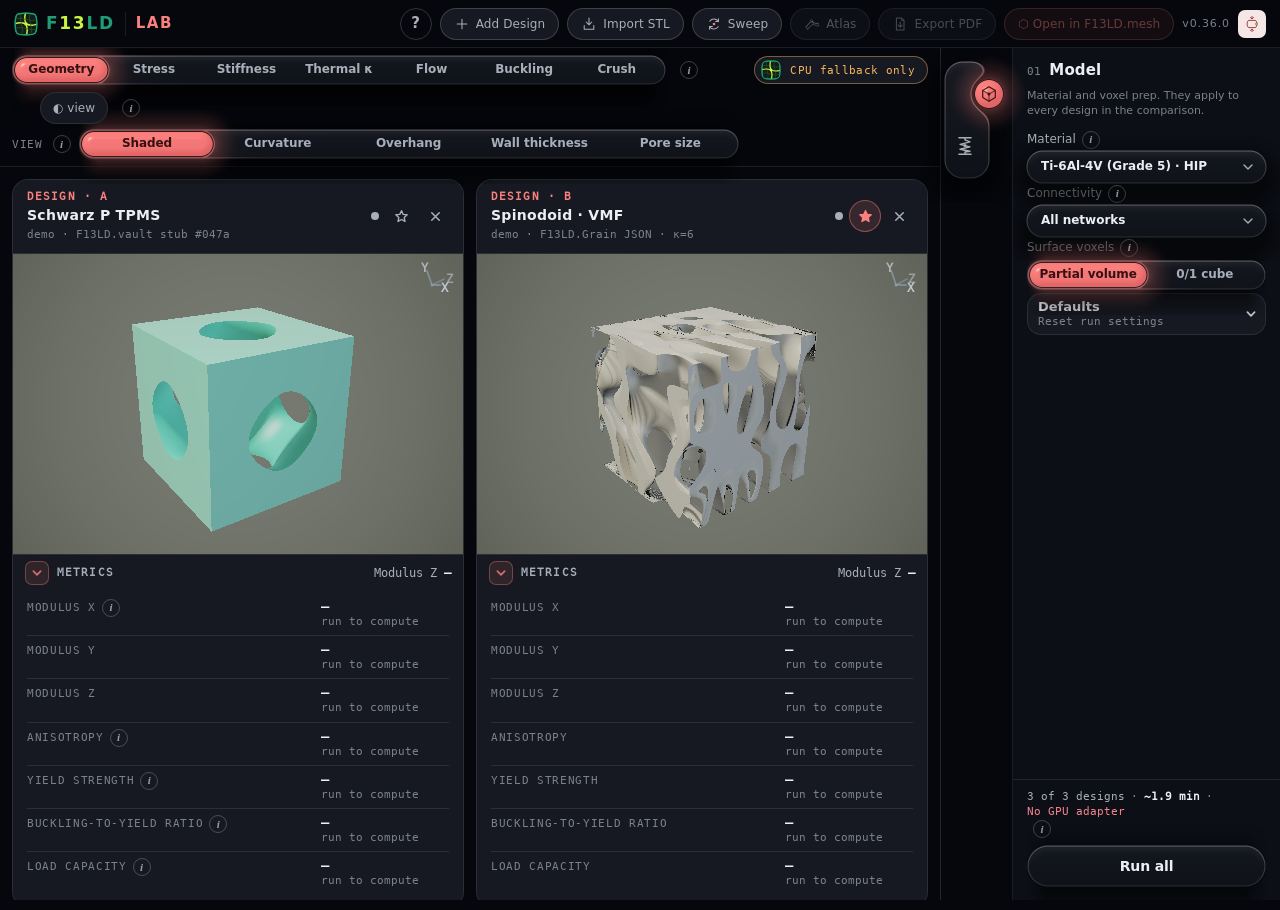
<file: index.html>
<!DOCTYPE html>
<html lang="en">
<head>
<meta charset="UTF-8">
<meta name="viewport" content="width=device-width, initial-scale=1.0, viewport-fit=cover">
<title>F13LD.lab</title>
<!-- UI refresh stage 2: lab.css (the app's own rules, tokens remapped in ui-shell.css) · ui-shell.css (template tokens + shell) · ui-lab.css (lab's layout rules).
     No web fonts: system-ui and the system mono face (aliased in ui-shell.css). -->
<link rel="stylesheet" href="lab.css?v=0.35.1-ui2">
<link rel="stylesheet" href="ui-shell.css?v=0.35.1-ui6">
<link rel="stylesheet" href="ui-lab.css?v=0.36.0">
<!-- UI refresh stage 3: liquid widgets (f13ui.css = template widget styles + lab rules) and the shared help drop-in (help.css) -->
<link rel="stylesheet" href="f13ui.css?v=0.35.1-ui6">
<link rel="stylesheet" href="help.css?v=0.35.1-ui6">
</head>
<body>
<!-- v0.24.0 — startup splash: the wordmark resolves from scrambled glyphs
     while the viewers compile and bake (52-status.js hides it). Inline so it
     animates before the solver scripts have loaded. -->
<div class="lab-splash" id="labSplash" aria-hidden="true">
  <div class="lsp-wm" id="labSplashWm"><span class="g">F</span><span class="n">1</span><span class="n">3</span><span class="g">L</span><span class="g">D</span></div>
  <div class="lsp-tool">Lab</div>
  <div class="lsp-sub" id="labSplashSub">loading solvers…</div>
  <div class="lsp-pulse" aria-hidden="true"><i></i></div>
</div>
<script>
/* v0.24.0 — "Resolve": glyphs scramble, then lock F, L, D, 1, 3 (13 last, with a neon flash) */
(function(){
  var wm = document.getElementById('labSplashWm'); if (!wm) return;
  var sp = wm.getElementsByTagName('span'), fin = ['F','1','3','L','D'], order = [0, 3, 4, 1, 2], locked = [], G = '0123456789ABCDEFΣΔλκσ#%';
  var reduce = window.matchMedia && window.matchMedia('(prefers-reduced-motion: reduce)').matches;
  if (reduce) return;
  for (var i = 0; i < sp.length; i++) { sp[i].className += ' scr'; sp[i].textContent = G.charAt((Math.random() * G.length) | 0); }
  var t = setInterval(function(){ for (var i = 0; i < sp.length; i++) if (!locked[i]) sp[i].textContent = G.charAt((Math.random() * G.length) | 0); }, 55);
  var k = 0;
  function lock(){
    if (k >= order.length) { clearInterval(t); return; }
    var i = order[k++]; locked[i] = true; sp[i].textContent = fin[i];
    sp[i].className = sp[i].className.replace(' scr', '') + ' lock';
    setTimeout(lock, 260);
  }
  setTimeout(lock, 420);
  window.LAB_SPLASH_T0 = Date.now();
})();
</script>
<div id="app">

  <!-- ============ HEADER ============ -->
  <div class="f13ld-header">
    <div class="fh-left">
      <a class="fh-brand" href="https://f13ld.app" target="_blank">
        <svg width="24" height="24" viewBox="0 0 100 100" xmlns="http://www.w3.org/2000/svg">
          <defs><clipPath id="f13-clip"><path d="M50,5 C91,5 95,9 95,50 C95,91 91,95 50,95 C9,95 5,91 5,50 C5,9 9,5 50,5Z"/></clipPath></defs>
          <path d="M50,5 C91,5 95,9 95,50 C95,91 91,95 50,95 C9,95 5,91 5,50 C5,9 9,5 50,5Z" fill="#111e13" stroke="#1D9E75" stroke-width="5"/>
          <g clip-path="url(#f13-clip)" fill="none">
            <path d="M0,50 Q25,40 50,50 Q75,60 100,50" stroke="#c8f542" stroke-width="6"/>
            <path d="M50,0 Q40,25 50,50 Q60,75 50,100" stroke="#c8f542" stroke-width="6"/>
            <path d="M0,31 Q25,21 50,31 Q75,41 100,31" stroke="#2c4e30" stroke-width="3"/>
            <path d="M0,69 Q25,59 50,69 Q75,79 100,69" stroke="#2c4e30" stroke-width="3"/>
            <path d="M31,0 Q21,25 31,50 Q41,75 31,100" stroke="#2c4e30" stroke-width="3"/>
            <path d="M69,0 Q59,25 69,50 Q79,75 69,100" stroke="#2c4e30" stroke-width="3"/>
            <circle cx="50" cy="50" r="7" fill="#c8f542"/>
          </g>
          <path d="M50,5 C91,5 95,9 95,50 C95,91 91,95 50,95 C9,95 5,91 5,50 C5,9 9,5 50,5Z" fill="none" stroke="#1D9E75" stroke-width="5"/>
        </svg>
        <div class="fh-wordmark">
          <span style="color:#1D9E75">F</span><span style="color:#c8f542">1</span><span style="color:#c8f542">3</span><span style="color:#1D9E75">LD</span>
        </div>
      </a>
      <div class="fh-divider"></div>
      <div class="fh-tool-name">LAB</div>
    </div>
    <div class="fh-right">
      <button class="fh-action-btn ghost fh-ib" id="addDesignBtn" onclick="onAddDesignClick()" title="Add a design" aria-label="Add Design"><span class="fh-ico" data-ico="plus"></span><span class="fh-lbl">Add Design</span></button>
      <button class="fh-action-btn ghost fh-ib" id="importStlBtn" onclick="openImportDialog()" title="Import a unit cell from any CAD program as an STL" aria-label="Import STL"><span class="fh-ico" data-ico="importCell"></span><span class="fh-lbl">Import STL</span></button>
      <button class="fh-action-btn ghost fh-ib" id="sweepBtn" onclick="openSweepPanel()" title="Sweep a design through its parameters: stiffness, and optionally thermal and flow, for every run" aria-label="Sweep"><span class="fh-ico" data-ico="sweep"></span><span class="fh-lbl">Sweep</span><span class="fh-prog"></span></button>
      <button class="fh-action-btn ghost fh-ib fh-atlas" id="atlasBtn" onclick="onAtlasBtnClick()" aria-disabled="true" aria-label="Atlas" title="Atlas — see every sweep run’s results: maps, surfaces and charts. Run a sweep to explore its results here."><span class="fh-ico" data-ico="atlas"></span><span class="fh-lbl">Atlas</span><span class="fh-cnt" id="atlasCnt"></span></button>
      <button class="fh-action-btn ghost fh-ib" id="exportPdfBtn" onclick="onExportPdfClick()" title="Export PDF" aria-label="Export PDF" disabled><span class="fh-ico" data-ico="exportDoc"></span><span class="fh-lbl">Export PDF</span></button>
      <button class="fh-action-btn" id="meshHandoffBtn" onclick="onMeshHandoffClick()" disabled>⬡ Open in F13LD.mesh</button>
      <span class="fh-version">v0.36.0</span>
      <div class="fh-icon">
        <svg width="18" height="18" viewBox="0 0 40 40">
          <path d="M20 3 L20 8" stroke="#8C2A2E" stroke-width="1.9" stroke-linecap="round"/>
          <path d="M16.5 5.5 L20 9 L23.5 5.5" fill="none" stroke="#8C2A2E" stroke-width="1.9" stroke-linecap="round" stroke-linejoin="round"/>
          <path d="M20 37 L20 32" stroke="#8C2A2E" stroke-width="1.9" stroke-linecap="round"/>
          <path d="M16.5 34.5 L20 31 L23.5 34.5" fill="none" stroke="#8C2A2E" stroke-width="1.9" stroke-linecap="round" stroke-linejoin="round"/>
          <path d="M12 12 H28 C32 16 32 24 28 28 H12 C8 24 8 16 12 12 Z" fill="none" stroke="#8C2A2E" stroke-width="1.9" stroke-linejoin="round"/>
          <circle cx="30" cy="20" r="2.4" fill="#c8f542" stroke="#8C2A2E" stroke-width="1.1"/>
        </svg>
      </div>
    </div>
  </div>

  <!-- ============ MAIN: viewer (left) | control pane (right; bottom sheet under 900 px) ============ -->
  <div id="main">

    <section id="viewPane" aria-label="Designs">

      <!-- Viewer overlay: VIEW tabs, status chip and ◐ view on the first row; the per-tab controls on the rows under it.
           Controls that every tile used to repeat (thermal view and gradient, flow view and direction, section plane) live here once.
           20c-f13-shade.js appends the shared ◐ view host to .view-strip. -->
      <div class="vw-bar" id="viewBar">
        <div class="view-strip" id="viewStrip">
          <div class="view-tabs" id="viewTabs" role="group" aria-label="View">
            <button class="view-tab active" data-mode="geom"    onclick="onViewModeClick('geom')"    title="Geometry"><span class="ico ico-vt mdl" data-ico="model"></span><span class="vt-t">Geometry</span></button>
            <button class="view-tab"        data-mode="stress"  onclick="onViewModeClick('stress')"  title="Stress"><span class="ico ico-vt" data-ico="stress"></span><span class="vt-t">Stress</span></button>
            <button class="view-tab"        data-mode="stiff"   onclick="onViewModeClick('stiff')"   title="Stiffness"><span class="ico ico-vt" data-ico="stiff"></span><span class="vt-t">Stiffness</span></button>
            <button class="view-tab"        data-mode="thermal" onclick="onViewModeClick('thermal')" title="Thermal κ"><span class="ico ico-vt" data-ico="thermal"></span><span class="vt-t">Thermal κ</span></button>
            <button class="view-tab"        data-mode="flow"    onclick="onViewModeClick('flow')"    title="Flow"><span class="ico ico-vt" data-ico="flow"></span><span class="vt-t">Flow</span></button>
            <button class="view-tab"        data-mode="buckle"  onclick="onViewModeClick('buckle')"  title="Buckling"><span class="ico ico-vt" data-ico="buckle"></span><span class="vt-t">Buckling</span></button>
            <button class="view-tab"        data-mode="curve"   onclick="onViewModeClick('curve')"   title="Crush"><span class="ico ico-vt" data-ico="nonlin"></span><span class="vt-t">Crush</span></button>
          </div>
          <!-- Phone: one design at a time. Built by 53b-lab-shell.js (A / B / C). -->
          <div class="vw-dsw" id="designSw" role="group" aria-label="Design" hidden></div>
          <div class="right">
            <!-- v0.24.0 — status chip (52-status.js): animated F13LD mark + state + progress.
                 #solverPill stays the text node 10-hardware / 50-controls write to. -->
            <div class="lab-status" id="labStatus" role="status" aria-live="polite">
              <span class="ls-mark" id="labStatusMark"></span>
              <span class="ls-txt" id="solverPill">starting…</span>
              <span class="ls-bar"><i id="labStatusBar"></i></span>
            </div>
          </div>
        </div>

        <!-- per-tab controls (row 2) -->
        <div class="vw-tools" id="viewTools">
          <!-- A.3.3 — Stress-normalization toggle (per-design auto vs shared linear). Shown by onViewModeClick. -->
          <div class="stress-norm-toggle-group" id="stressNormToggle">
            <span class="stress-norm-label">σ_VM scale</span>
            <button class="stress-norm-btn active" data-norm="per"
                    onclick="onStressNormToggleClick('per')"
                    title="Per-design auto-calibration. Each tile uses its own p95 cap and auto-gamma for spatial pattern discovery.">per</button>
            <button class="stress-norm-btn" data-norm="shared"
                    onclick="onStressNormToggleClick('shared')"
                    title="Shared scale across designs. Global p95 cap, linear cividis. 'Yellow' means the same σ_VM everywhere — for cross-design comparison.">shared</button>
          </div>
          <!-- v0.20.0 — which solved pore filler the thermal cards show (thermal tab only) -->
          <div class="stress-norm-toggle-group" id="thermalFillerToggle">
            <span class="stress-norm-label">Pores filled with</span>
            <button class="stress-norm-btn" data-filler="air" onclick="onThermalFillerView('air')" title="Air at 37 °C, k = 0.027 W/m·K: bench tests, heat exchangers, a part before implantation">air</button>
            <button class="stress-norm-btn active" data-filler="water" onclick="onThermalFillerView('water')" title="Water at 37 °C, k = 0.63 W/m·K: saline or culture medium in the pores, wet testing">water</button>
            <button class="stress-norm-btn" data-filler="tissue" onclick="onThermalFillerView('tissue')" title="Soft tissue, k = 0.5 W/m·K: an implant in the body, pores filled with ingrown tissue or marrow">tissue</button>
          </div>
          <!-- thermal / flow view, direction and section plane: built once by 53b-lab-shell.js (labViewToolsBuild) -->
          <div class="vw-dyn" id="viewToolsDyn"></div>
          <!-- v0.29.1 — tracer particle controls, shared by every flow tile (flow tab, flow view) -->
          <div class="stress-norm-toggle-group flow-anim-group" id="flowAnimToggle">
            <span class="stress-norm-label">Particles</span>
            <button class="stress-norm-btn flow-play" title="Pause" aria-label="Pause" onclick="onFlowPlayToggle(this)"></button>
            <span class="fa-sl" title="Animation speed. Changes how fast particles move, not how long the streaks are."><span class="fa-l">speed</span><input type="range" min="0.25" max="3" step="0.05" value="1" oninput="onFlowSpeed(this)" aria-label="Particle speed"><span class="fa-v">1.00&times;</span></span>
            <span class="fa-sl" title="Streak length: how much flow time each streak covers. Faster fluid still draws longer streaks."><span class="fa-l">length</span><input type="range" min="0.25" max="2" step="0.05" value="1" oninput="onFlowLength(this)" aria-label="Streak length"><span class="fa-v">1.00&times;</span></span>
            <span class="fa-sl" title="Streak width"><span class="fa-l">size</span><input type="range" min="0.5" max="4" step="0.1" value="1" oninput="onFlowSize(this)" aria-label="Streak width"><span class="fa-v">1.0&times;</span></span>
            <span class="fa-sl" title="Particles per tile"><span class="fa-l">count</span><input type="range" min="500" max="6000" step="250" value="2500" oninput="onFlowCount(this)" aria-label="Particle count"><span class="fa-v">2500</span></span>
          </div>
          <!-- v0.35.0 — Geometry tab views (31-geom-views.js), shared by every tile -->
          <div class="geom-view-row" id="geomViewRow"></div>
          <div id="w-clip" hidden></div>   <!-- shown only by clipHost (64) when the tab has a section plane; an empty box showed as a stray line on iPhone -->
          <!-- phone only (53b labViewOptsSync): the thermal / flow settings behind one 32 px button; hidden until a tab has some -->
          <button type="button" id="vwMore" class="vw-more" hidden aria-label="More view options" aria-haspopup="true" aria-expanded="false" aria-controls="vwPop" title="More view options"><svg viewBox="0 0 16 16" aria-hidden="true" fill="none" stroke="currentColor" stroke-width="1.5" stroke-linecap="round"><path d="M2 4.5h12M2 11.5h12"/><circle cx="10.5" cy="4.5" r="1.9" fill="var(--card)"/><circle cx="5.5" cy="11.5" r="1.9" fill="var(--card)"/></svg></button>
        </div>
        <div class="vw-pop" id="vwPop" role="group" aria-label="View options"></div>
      </div>

      <!-- ============ COMPARISON AREA ============ -->
      <div class="vw-scroll" id="vwScroll">
        <div class="compare" id="compareGrid"></div>
        <div class="compare merged" id="mergedView" style="display:none">
          <div class="merged-plot" id="mergedPlot"></div>
          <!-- Phase-6 tie-up #1 — up to 3 animated cubes show the looped crush deformation
               colored by plastic strain (alpha), built by renderNonlinearViz() -->
          <div class="merged-cubes" id="mergedCubes"></div>
          <!-- Phase-6 readout pass — per-design crush metrics (Crush Modulus, Yield, Load) -->
          <div class="merged-metrics" id="mergedMetrics"></div>
          <div class="merged-scrubber" id="mergedScrubber"></div>
          <!-- v0.31.0 — Flow charts (24-flow-charts.js): every design on one plot -->
          <div id="flowCharts"></div>
        </div>
      </div>
    </section>

    <!-- ============ CONTROL PANE (v0.36 layout, UI refresh stage 2) ============
         Desktop: docked on the right, rail + one section at a time + footer.
         Phone: bottom sheet with a Results · Model · Physics tab bar; the footer (estimate, Run all) stays in the sheet.
         Replaces the slide-up Configure drawer, the dock tags and the duplicate switches. -->
    <aside id="ctrlPane" aria-label="Controls">
      <button id="sheetHandle" type="button" aria-label="Drag to resize the controls"></button>

      <nav id="sectionsRail" aria-label="Sections">
        <div class="sb-fallback">
          <button type="button" data-section="model" class="on" aria-label="Model"><span class="rl-ico" data-ico="model"></span><span class="rl-t">Model</span></button>
          <button type="button" data-section="physics" aria-label="Physics"><span class="rl-ico" data-ico="elastic"></span><span class="rl-t">Physics</span></button>
        </div>
      </nav>

      <div id="ctrlScroll">

        <!-- Results: phone only. The card metrics as one table, metric | A | B | C (53b-lab-shell.js). -->
        <section class="sec" id="sec-results" data-section="results">
          <h2 class="sec-h">Results</h2>
          <div id="resTable" class="res-table"></div>
        </section>

        <section class="sec" id="sec-model" data-section="model">
          <h2 class="sec-h"><span class="sec-n">01</span>Model</h2>
          <p class="sec-note">Material and voxel prep. They apply to every design in the comparison.</p>
          <div class="sc-group col" id="grp-material"><label>Material</label><div class="ctl"><div class="dd" id="materialDd"></div><select id="materialSel" class="st-sel" aria-label="Material" tabindex="-1" onchange="pickDropdown('material', this.value)"></select><div id="w-material"></div></div>
            <div class="hint help-src">AM library (docs/MATERIALS.md). “From design” keeps each design’s own material. Changing it re-solves on the next run.</div></div>
          <div class="sc-group col" id="grp-conn"><label>Connectivity</label><div class="ctl"><div class="dd" id="connDd"></div><select id="connSel" class="st-sel" aria-label="Connectivity" tabindex="-1" onchange="pickDropdown('conn', this.value)"><option value="networks">All networks</option><option value="largest">Largest network only</option><option value="off">Keep everything</option></select><div id="w-conn"></div></div>
            <div class="hint help-src">Which connected pieces of the voxelized cell are analyzed.</div></div>
          <div class="sc-group col" id="grp-pv"><label>Surface voxels</label><div class="ctl"><div class="seg" data-seg="pv"><button type="button" data-v="pv" onclick="onSegClick(this)">Partial volume</button><button type="button" data-v="binary" onclick="onSegClick(this)">0/1 cube</button></div></div>
            <div class="hint help-src">Partial volume: each surface voxel carries its true solid fraction — exact solid fraction, stiffness grid-converged by 64³ on thin walls and struts. 0/1 cube reproduces results from before v0.19.0. Crush and buckling always use the 0/1 cube.</div></div>

          <div class="fold" id="fold-defaults" data-fold="defaults">
            <div class="fold-h">
              <button type="button" class="fold-btn" aria-expanded="false" aria-controls="foldb-defaults" onclick="onFoldToggle('defaults')">
                <span class="fold-t"><b>Defaults</b><small>Reset run settings</small></span>
                <svg class="chev" viewBox="0 0 10 10" aria-hidden="true"><path d="M2 3.5 L5 6.5 L8 3.5" fill="none" stroke="currentColor" stroke-width="1.4" stroke-linecap="round" stroke-linejoin="round"/></svg>
              </button>
            </div>
            <div class="fold-b" id="foldb-defaults" hidden>
              <div class="sc-group col"><div class="ctl"><button type="button" class="dr-reset" onclick="labResetSettings()" title="Elastic 64³ and Thermal κ (water) on, Buckling, Crush and Flow off, Ti-6Al-4V Grade 5 (HIP), all networks, partial volume">Reset run settings to defaults</button></div>
                <div class="hint">Your settings are remembered in this browser.</div></div>
            </div>
          </div>
        </section>

        <section class="sec" id="sec-physics" data-section="physics">
          <h2 class="sec-h"><span class="sec-n">02</span>Physics</h2>
          <p class="sec-note">Switch a mode on to run it. A mode that is off keeps its settings.</p>

          <div class="fold" id="fold-elastic" data-fold="elastic" data-phys-state="elastic">
            <div class="fold-h">
              <button type="button" class="fold-btn" aria-expanded="false" aria-controls="foldb-elastic" onclick="onFoldToggle('elastic')">
                <span class="ico ico-md" data-ico="elastic"></span>
                <span class="fold-t"><b>Elastic</b><small data-fold-sum="elastic">64³</small></span>
                <svg class="chev" viewBox="0 0 10 10" aria-hidden="true"><path d="M2 3.5 L5 6.5 L8 3.5" fill="none" stroke="currentColor" stroke-width="1.4" stroke-linecap="round" stroke-linejoin="round"/></svg>
              </button>
              <button type="button" class="sw" role="switch" aria-label="Run Elastic" data-phys-sw="elastic" onclick="onPhysSwitch(event,'elastic')" title="Run Elastic, or skip it"></button>
            </div>
            <div class="fold-b" id="foldb-elastic" hidden>
              <p class="fold-d">Linear homogenization: full Cᵢⱼ, E*, ν*, directional stiffness.</p>
              <div class="sc-group col"><label>Grid</label><div class="ctl"><div class="seg" data-seg="grid"><button type="button" data-v="32" onclick="onSegClick(this)">32³</button><button type="button" data-v="64" onclick="onSegClick(this)">64³</button><button type="button" data-v="128" onclick="onSegClick(this)">128³</button></div></div>
                <div class="hint help-src">64³ suits most designs; 128³ for thin walls and struts (slower, more GPU memory). Thermal κ solves on the same grid.</div></div>
            </div>
          </div>

          <div class="fold" id="fold-buckle" data-fold="buckle" data-phys-state="buckle">
            <div class="fold-h">
              <button type="button" class="fold-btn" aria-expanded="false" aria-controls="foldb-buckle" onclick="onFoldToggle('buckle')">
                <span class="ico ico-md" data-ico="buckle"></span>
                <span class="fold-t"><b>Buckling</b><small data-fold-sum="buckle">32³</small></span>
                <svg class="chev" viewBox="0 0 10 10" aria-hidden="true"><path d="M2 3.5 L5 6.5 L8 3.5" fill="none" stroke="currentColor" stroke-width="1.4" stroke-linecap="round" stroke-linejoin="round"/></svg>
              </button>
              <button type="button" class="sw" role="switch" aria-label="Run Buckling" data-phys-sw="buckle" onclick="onPhysSwitch(event,'buckle')" title="Run Buckling, or skip it"></button>
            </div>
            <div class="fold-b" id="foldb-buckle" hidden>
              <p class="fold-d">Linear eigenvalue buckling, free-sided (uniaxial-stress) loading.</p>
              <div class="sc-group col"><label>Grid</label><div class="ctl"><div class="seg" data-seg="buckleN"><button type="button" data-v="16" onclick="onSegClick(this)">16³</button><button type="button" data-v="32" onclick="onSegClick(this)">32³</button><button type="button" data-v="64" onclick="onSegClick(this)">64³</button></div></div>
                <div class="hint help-src">Most sparse designs need 32³ or 64³ to buckle meaningfully. Floating islands are always removed.</div></div>
            </div>
          </div>

          <div class="fold" id="fold-nonlin" data-fold="nonlin" data-phys-state="nonlin">
            <div class="fold-h">
              <button type="button" class="fold-btn" aria-expanded="false" aria-controls="foldb-nonlin" onclick="onFoldToggle('nonlin')">
                <span class="ico ico-md" data-ico="nonlin"></span>
                <span class="fold-t"><b>Crush</b><small data-fold-sum="nonlin">32³ · 5% · ZZ</small></span>
                <svg class="chev" viewBox="0 0 10 10" aria-hidden="true"><path d="M2 3.5 L5 6.5 L8 3.5" fill="none" stroke="currentColor" stroke-width="1.4" stroke-linecap="round" stroke-linejoin="round"/></svg>
              </button>
              <button type="button" class="sw" role="switch" aria-label="Run Crush" data-phys-sw="nonlin" onclick="onPhysSwitch(event,'nonlin')" title="Run Crush, or skip it"></button>
            </div>
            <div class="fold-b" id="foldb-nonlin" hidden>
              <p class="fold-d">Nonlinear J2 plasticity with Voce hardening, adaptive load steps on the GPU.</p>
              <div class="sc-group col"><label>Grid</label><div class="ctl"><div class="seg" data-seg="nonlinN"><button type="button" data-v="16" onclick="onSegClick(this)">16³</button><button type="button" data-v="32" onclick="onSegClick(this)">32³</button><button type="button" data-v="64" onclick="onSegClick(this)">64³</button></div></div>
                <div class="hint help-src">Crush always uses the 0/1 cube voxels.</div></div>
              <div class="sc-group col"><label>Strain cap</label><div class="ctl"><div class="seg" data-seg="cap"><button type="button" data-v="0.02" onclick="onSegClick(this)">2%</button><button type="button" data-v="0.05" onclick="onSegClick(this)">5%</button><button type="button" data-v="0.1" onclick="onSegClick(this)">10%</button></div></div>
                <div class="hint help-src">The adaptive crush stops at this strain.</div></div>
              <div class="sc-group col"><label>Load axis</label><div class="ctl"><div class="seg" data-seg="axis"><button type="button" data-v="zz" onclick="onSegClick(this)">ZZ</button><button type="button" data-v="xx" onclick="onSegClick(this)">XX</button><button type="button" data-v="yy" onclick="onSegClick(this)">YY</button><button type="button" data-v="all" onclick="onSegClick(this)">All</button></div></div>
                <div class="hint">All runs X, Y and Z in turn, about 3× the time. The cards then use the weakest axis.</div></div>
            </div>
          </div>

          <div class="fold" id="fold-thermal" data-fold="thermal" data-phys-state="thermal">
            <div class="fold-h">
              <button type="button" class="fold-btn" aria-expanded="false" aria-controls="foldb-thermal" onclick="onFoldToggle('thermal')">
                <span class="ico ico-md" data-ico="thermal"></span>
                <span class="fold-t"><b>Thermal κ</b><small data-fold-sum="thermal">water</small></span>
                <svg class="chev" viewBox="0 0 10 10" aria-hidden="true"><path d="M2 3.5 L5 6.5 L8 3.5" fill="none" stroke="currentColor" stroke-width="1.4" stroke-linecap="round" stroke-linejoin="round"/></svg>
              </button>
              <button type="button" class="sw" role="switch" aria-label="Run Thermal κ" data-phys-sw="thermal" onclick="onPhysSwitch(event,'thermal')" title="Run Thermal κ, or skip it"></button>
            </div>
            <div class="fold-b" id="foldb-thermal" hidden>
              <p class="fold-d">Steady-state conduction, effective conductivity tensor.</p>
              <div class="sc-group col"><label>Pores filled with · k, W/m·K</label><div class="ctl"><div class="chipset"><button type="button" class="chip" data-filler="air" onclick="onFillerChip(this)"><i></i>air <small>0.027</small></button><button type="button" class="chip" data-filler="water" onclick="onFillerChip(this)"><i></i>water <small>0.63</small></button><button type="button" class="chip" data-filler="tissue" onclick="onFillerChip(this)"><i></i>tissue <small>0.5</small></button></div></div>
                <div class="hint help-src">Each ticked filler is a separate, fast solve; switch between them with “Pores filled with” on the Thermal κ tab. No vacuum option — no real part sits in one.</div></div>
            </div>
          </div>

          <div class="fold" id="fold-flow" data-fold="flow" data-phys-state="flow">
            <div class="fold-h">
              <button type="button" class="fold-btn" aria-expanded="false" aria-controls="foldb-flow" onclick="onFoldToggle('flow')">
                <span class="ico ico-md" data-ico="flow"></span>
                <span class="fold-t"><b>Flow</b><small data-fold-sum="flow">64³ · standard</small></span>
                <svg class="chev" viewBox="0 0 10 10" aria-hidden="true"><path d="M2 3.5 L5 6.5 L8 3.5" fill="none" stroke="currentColor" stroke-width="1.4" stroke-linecap="round" stroke-linejoin="round"/></svg>
              </button>
              <button type="button" class="sw" role="switch" aria-label="Run Flow" data-phys-sw="flow" onclick="onPhysSwitch(event,'flow')" title="Run Flow, or skip it"></button>
            </div>
            <div class="fold-b" id="foldb-flow" hidden>
              <p class="fold-d">Lattice Boltzmann creeping flow through the pores: permeability tensor, tortuosity, open and sealed pores, wall shear stress.</p>
              <div class="sc-group col"><label>Grid</label><div class="ctl"><div class="seg" data-seg="flowN"><button type="button" data-v="32" onclick="onSegClick(this)">32³</button><button type="button" data-v="64" onclick="onSegClick(this)">64³</button><button type="button" data-v="128" onclick="onSegClick(this)">128³</button></div></div>
                <div class="hint">128³ needs a GPU that allows 160 MB in one buffer.</div>
                <div class="hint help-src">Its own grid. Permeability wants about 8 voxels across the narrowest pore; the card flags designs below that.</div></div>
              <div class="sc-group col"><label>Tolerance</label><div class="ctl"><div class="seg" data-seg="flowTol"><button type="button" data-v="std" onclick="onSegClick(this)">Standard</button><button type="button" data-v="high" onclick="onSegClick(this)">High</button></div></div>
                <div class="hint help-src">Each axis runs until the mean flow changes less than 1 in 10⁶ (Standard) or 10⁷ (High) over 500 steps.</div></div>

              <div class="fold sub" id="fold-flowReadout" data-fold="flowReadout">
                <div class="fold-h">
                  <button type="button" class="fold-btn" aria-expanded="false" aria-controls="foldb-flowReadout" onclick="onFoldToggle('flowReadout')">
                    <span class="fold-t"><b>Readout (no re-run)</b><small data-fold-sum="flowReadout">All · water 37 °C · no target · mm/s · 10 mm</small></span>
                    <svg class="chev" viewBox="0 0 10 10" aria-hidden="true"><path d="M2 3.5 L5 6.5 L8 3.5" fill="none" stroke="currentColor" stroke-width="1.4" stroke-linecap="round" stroke-linejoin="round"/></svg>
                  </button>
                </div>
                <div class="fold-b" id="foldb-flowReadout" hidden>
                  <div class="sc-group col"><label>Flow direction</label><div class="ctl"><div class="seg" data-seg="flowDir"><button type="button" data-v="zz" onclick="onSegClick(this)">Z</button><button type="button" data-v="xx" onclick="onSegClick(this)">X</button><button type="button" data-v="yy" onclick="onSegClick(this)">Y</button><button type="button" data-v="all" onclick="onSegClick(this)">All</button></div></div>
                    <div class="hint help-src">The direction the wall shear rows report. All picks the best one: the most wall at your shear target, or the most permeable direction with no target. No extra solve — all three directions already run for permeability.</div></div>
                  <div class="sc-group col"><label>Fluid</label><div class="ctl"><div class="seg" data-seg="flowFluid"><button type="button" data-v="water" onclick="onSegClick(this)">Water 37 °C</button><button type="button" data-v="medium" title="Culture medium, 10 % serum" onclick="onSegClick(this)">Medium</button><button type="button" data-v="custom" onclick="onSegClick(this)">Custom</button></div></div>
                    <div class="hint help-src">Viscosity only scales the shear; permeability does not depend on it. Water 0.69 mPa·s, culture medium with 10 % serum 0.93 mPa·s, both at 37 °C.</div></div>
                  <div class="sc-group col" id="flowMuRow"><label>Viscosity · mPa·s</label><div class="ctl"><input class="dr-num" type="number" min="0.01" step="0.01" data-k="muCustom" onchange="onFlowNum(this)" aria-label="Custom viscosity in mPa·s"></div>
                    <div class="hint help-src">Dynamic viscosity of your fluid. Water at 20 °C is 1.0.</div></div>
                  <div class="sc-group col"><label>Shear target</label><div class="ctl"><div class="dd" id="shearTargetDd"></div><select id="shearTargetSel" class="st-sel" aria-label="Shear target" tabindex="-1" onchange="pickDropdown('shearTarget', this.value)"></select><div id="w-shearTarget"></div></div>
                    <div class="hint help-src">The wall shear range you want the surface in. The cards then give the share of wall in it, the flow speed that maximizes it and the range of speeds that keeps at least half. No target reports shear per unit speed only.</div></div>
                  <div class="sc-group col" id="flowTargetRow"><label>Custom target · mPa</label><div class="ctl dr-pair"><input class="dr-num" type="number" min="0.001" step="0.1" data-k="tLo" onchange="onFlowNum(this)" aria-label="Lowest target shear in mPa"><span>to</span><input class="dr-num" type="number" min="0.001" step="0.1" data-k="tHi" onchange="onFlowNum(this)" aria-label="Highest target shear in mPa"></div>
                    <div class="hint help-src">1 mPa = 0.001 Pa.</div></div>
                  <div class="sc-group col"><label>Speed units</label><div class="ctl"><div class="seg" data-seg="flowUnit"><button type="button" data-v="mm" onclick="onSegClick(this)">mm/s</button><button type="button" data-v="m" onclick="onSegClick(this)">m/s</button></div></div>
                    <div class="hint help-src">Superficial speed: flow rate ÷ the part's cross-section. Shear per mm/s reads in mPa; per m/s in Pa (the same number).</div></div>
                  <div class="sc-group col"><label>Chamber diameter · mm</label><div class="ctl"><input class="dr-num" type="number" min="0.1" step="1" data-k="chamberMm" onchange="onFlowNum(this)" aria-label="Chamber diameter in mm"></div>
                    <div class="hint help-src">Turns the best flow speed into a pump flow rate (mL/min) for a perfusion chamber this wide.</div></div>
                </div>
              </div>
            </div>
          </div>
        </section>
      </div>

      <!-- Footer, under every section: progress row (during a run), designs · estimate · hardware, Run all.
           Stage 3 turns Run all into the progress button (mount #w-run) and adds Cancel beside it. -->
      <footer id="ctrlFoot" class="bottom-dock">
        <div class="prog-row" id="progRow" style="display:none">
          <div class="prog-bar"><div class="prog-fill" id="progFill"></div></div>
          <span class="prog-status" id="progStatus">Idle</span>
          <span class="prog-eta">ETA <span id="progEta">—:—</span></span>
        </div>
        <div class="dock" id="dock">
          <div class="dock-meta">
            <span id="designCountVal">3 designs</span><span class="sep">·</span><b id="estTimeVal">~7.5 min</b><span class="sep">·</span><span class="dock-hw" id="hardwarePill"><span id="hardwarePillVal">detecting…</span></span>
          </div>
          <div id="w-run"></div>
          <button type="button" class="run" id="runBtn" data-native="run" onclick="onRunClick()">Run all</button>
          <!-- Stage 3: one bar per run (stage and time left on the Run all button); Cancel sits beside it while a run solves. Shown only with the liquid button (html.f13w). -->
          <button type="button" class="run-cancel" id="cancelBtn" onclick="cancelRun()" hidden>Cancel</button>
        </div>
      </footer>

      <nav id="sectionsBar" aria-label="Sections">
        <div class="sb-fallback">
          <button type="button" data-section="results" aria-label="Results"><span class="rl-ico" data-ico="results"></span><span class="rl-t">Results</span></button>
          <button type="button" data-section="model" class="on" aria-label="Model"><span class="rl-ico" data-ico="model"></span><span class="rl-t">Model</span></button>
          <button type="button" data-section="physics" aria-label="Physics"><span class="rl-ico" data-ico="elastic"></span><span class="rl-t">Physics</span></button>
        </div>
      </nav>
    </aside>
  </div>

</div>

<!-- ===== JS load order: lower numbers load first ===== -->
<script src="00-mock-data.js"></script>
<!-- UI refresh stage 3: the liquid-ui kit (liquid-ui main 57db3ff, web/dist/liquid-ui.js, byte-exact; never edit here). No dependencies, no DOM work at load. -->
<script src="03-liquid-ui.js?v=0.35.1-ui6"></script>
<script src="10-hardware.js"></script>
<script src="11-webgpu-device.js"></script>
<script src="12-fft-plan.js"></script>
<script src="12b-fft-cpu.js"></script>
<script src="13-kernels.js?v=0.29.2"></script>
<script src="13b-kernels-new.js"></script>
<script src="13c-import-kernel.js"></script>
<script src="13d-foam-kernel.js"></script>
<script src="14-rasterizer.js"></script>
<script src="14a-connectivity.js"></script>
<script src="14c-stl-import.js"></script>
<script src="14d-voxel-stats.js"></script>
<script src="14e-link-field.js?v=0.30.0"></script>
<script src="15-demo-recipes.js"></script>
<script src="15b-demo-recipes-new.js"></script>
<script src="15c-materials.js"></script>
<script src="16-elastic-solver.js"></script>
<script src="16a-elastic-cpu-ref-full.js"></script>
<script src="16b-elastic-solver-full.js"></script>
<script src="16c-buckling-cpu-ref.js"></script>
<script src="16d-buckling-solver.js"></script>
<script src="16e-buckling-cpu-worker.js?v=0.29.2"></script>
<script src="16h-buckling-fe.js"></script>
<script src="16f-nonlinear-cpu-ref.js"></script>
<script src="16g-nonlinear-solver.js"></script>
<script src="16i-elastic-fast.js"></script>
<script src="17a-thermal-cpu-ref.js"></script>
<script src="17b-thermal-solver.js"></script>
<script src="17c-thermal-voxel-pool.js?v=0.30.0"></script>
<script src="19g-flow-lbm.js?v=0.32.0"></script>
<script src="19h-flow-wss.js?v=0.32.0"></script>
<script src="20-svg-mocks.js?v=0.35.1-ui4"></script>
<script src="20b-curve-plotly.js?v=0.35.1-ui3"></script>
<script src="20c-f13-shade.js?v=0.35.1-ui4"></script>
<script src="21-raymarcher.js?v=0.35.1-ui4"></script>
<script src="22-stiffness-viz.js?v=0.35.1-ui4"></script>
<script src="23-flow-viz.js?v=0.29.1"></script>
<script src="24-flow-charts.js?v=0.35.1-ui2"></script>
<script src="30-view-tabs.js?v=0.31.0"></script>
<script src="31-geom-views.js?v=0.35.1"></script>
<script src="40-design-grid.js?v=0.35.1-ui4"></script>
<script src="50-controls.js?v=0.35.1-ui4"></script>
<script src="51-dock.js?v=0.35.1-ui2"></script>
<script src="52-status.js?v=0.35.1-ui2"></script>
<!-- UI refresh stage 2: the template layout (sections, phone sheet) runs once the markup above exists; 53b-lab-shell.js is lab's
     glue (folds, Results table, design switch, shared view tools). Both before 60 (they wrap renderDesignGrid) and 99-init. -->
<script src="53-layout.js?v=0.35.1-ui6"></script>
<script src="53b-lab-shell.js?v=0.36.0"></script>
<!-- Stage 3: the template wire (CONFIG only) waits for the DOM itself. The lab widgets and the help drop-in come after 63 (they wrap the sweep and atlas renders) and before 99-init. -->
<script src="54-f13ui-wire.js?v=0.35.1-ui6"></script>
<script src="60-add-design.js?v=0.29.2"></script>
<script src="61-import-stl.js?v=0.35.1-ui3"></script>
<script src="62-sweep.js?v=0.35.1-ui3"></script>
<script src="63-sweep-atlas.js?v=0.34.0"></script>
<script src="64-lab-widgets.js?v=0.36.0"></script>
<script src="65-help.js?v=0.36.0"></script>
<script src="66-results.js?v=0.35.1-ui4"></script>
<script src="99-init.js?v=0.36.0"></script>

</body>
</html>
</file>
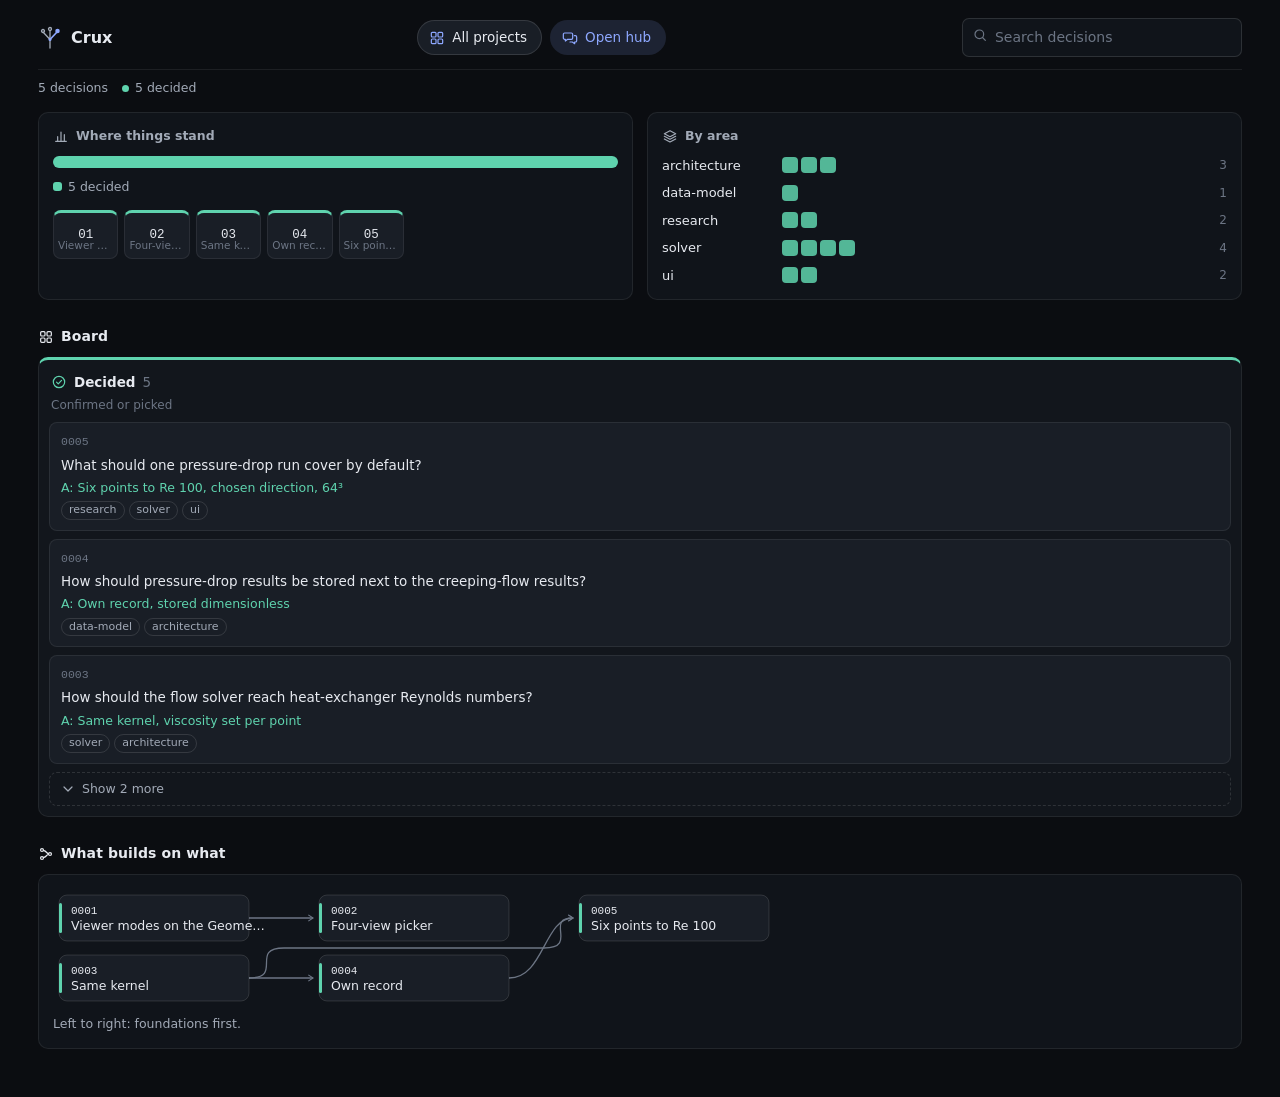
<file: .decisions/index.html>
<!doctype html>
<html lang="en">
<head>
<meta charset="utf-8">
<meta name="viewport" content="width=device-width,initial-scale=1">
<link rel="icon" href="data:image/svg+xml,%3Csvg xmlns='http://www.w3.org/2000/svg' viewBox='0 0 48 48'%3E%3Cg fill='none' stroke='%23a2aab7' stroke-width='3' stroke-linecap='round'%3E%3Cpath d='M24 44V27M24 27L10 12M24 27V9'/%3E%3Ccircle cx='10' cy='10' r='3'/%3E%3Ccircle cx='24' cy='6' r='3'/%3E%3C/g%3E%3Cpath d='M24 27L38 12' stroke='%238ea8ff' stroke-width='4' stroke-linecap='round'/%3E%3Ccircle cx='39' cy='10' r='5' fill='%238ea8ff'/%3E%3Ccircle cx='24' cy='27' r='3.5' fill='%238ea8ff'/%3E%3C/svg%3E">
<title>Crux · Decisions</title>
<style>
:root{--bg:#0b0d11;--panel:#10141a;--lane:#12161c;--surface:#191e26;--surface2:#1e242d;--raised:#1b2029;--line:rgba(255,255,255,.075);--line2:rgba(255,255,255,.12);--text:#e7eaf0;--muted:#a2aab7;--faint:#6c7584;--accent:#8ea8ff;--accent-ink:#0d1530;--accent-bg:rgba(142,168,255,.14);--good:#5fd3ae;--good-bg:rgba(95,211,174,.13);--warn:#f3b955;--warn-bg:rgba(243,185,85,.13);--bad:#f2727a;--bad-bg:rgba(242,114,122,.13);--chosen:#5fd3ae;--hist:#8792ad;--radius:10px;--font:"Segoe UI Variable Text","Segoe UI",Inter,system-ui,-apple-system,sans-serif;--mono:"Cascadia Mono",Consolas,ui-monospace,monospace;--good-fill:#5fd3ae;color-scheme:dark}
*{box-sizing:border-box}
html,body{margin:0;background:var(--bg);color:var(--text);font:14px/1.5 var(--font);overflow-wrap:anywhere;-webkit-font-smoothing:antialiased}
main{max-width:1240px;margin:0 auto;padding:18px 18px 48px}
h1{font-size:21px;font-weight:600;margin:4px 0 8px;line-height:1.3}
h2{font-size:14px;font-weight:600;margin:26px 0 10px;color:var(--text);letter-spacing:.1px}
h3{font-size:14.5px;font-weight:600;margin:0}
p{margin:0 0 10px}
a{color:var(--accent)}
.muted{color:var(--muted)}
.row{display:flex;flex-wrap:wrap;gap:8px;align-items:center}
.chip{display:inline-flex;align-items:center;gap:5px;font-size:12px;padding:1px 8px;border-radius:999px;background:transparent;color:var(--muted);border:1px solid var(--line2);white-space:nowrap}
.chip.open{background:var(--accent-bg);color:var(--accent);border-color:transparent}
.chip.decided{background:var(--good-bg);color:var(--good);border-color:transparent}
.chip.found{background:var(--warn-bg);color:var(--warn);border-color:transparent}
.chip.bad{background:var(--bad-bg);color:var(--bad);border-color:transparent}
.chip.superseded,.chip.rejected{text-decoration:line-through}
.icon{width:16px;height:16px;flex:none;stroke:currentColor;fill:none;stroke-width:1.8;stroke-linecap:round;stroke-linejoin:round;vertical-align:-3px}
.card{background:var(--surface);border:1px solid var(--line);border-radius:var(--radius);padding:14px;min-width:0}
.btn{font:inherit;font-size:13.5px;display:inline-flex;align-items:center;gap:7px;padding:6px 12px;border-radius:7px;border:1px solid var(--line2);background:transparent;color:var(--text);cursor:pointer}
.btn:hover{background:rgba(255,255,255,.05);border-color:rgba(255,255,255,.18)}
.btn.primary{background:var(--accent);border-color:transparent;color:var(--accent-ink);font-weight:600}
input,textarea{font:inherit;width:100%;max-width:100%;padding:8px 11px;border-radius:7px;border:1px solid var(--line2);background:var(--panel);color:var(--text)}
input::placeholder,textarea::placeholder{color:var(--faint)}
svg{max-width:100%}

.top{display:flex;flex-wrap:wrap;gap:12px;align-items:center;justify-content:space-between;padding-bottom:12px;border-bottom:1px solid var(--line)}
.brand{display:flex;align-items:center;gap:9px;color:var(--text);font-weight:600;font-size:16px}
.brand .mark{width:24px;height:24px}
.brand .repo{color:var(--muted);font-weight:400}
.search{position:relative;flex:0 1 280px;min-width:180px}
.search .icon{position:absolute;left:10px;top:9px;color:var(--faint)}
.search input{padding-left:32px}
.sub{display:flex;flex-wrap:wrap;gap:6px 14px;align-items:center;padding:9px 0 4px;font-size:12.5px;color:var(--muted)}
.sub .dot{width:7px;height:7px;border-radius:50%;display:inline-block;margin-right:6px}
.glance{display:grid;grid-template-columns:repeat(auto-fit,minmax(min(100%,340px),1fr));gap:14px;margin-top:10px}
.panel{background:var(--panel);border:1px solid var(--line);border-radius:var(--radius);padding:14px;min-width:0}
.ptitle{font-size:12.5px;color:var(--muted);font-weight:600;margin-bottom:10px;display:flex;gap:7px;align-items:center}
.bar{display:flex;height:12px;border-radius:6px;overflow:hidden;background:var(--lane);gap:2px}
.bar span{display:block;height:100%}
.legend{display:flex;flex-wrap:wrap;gap:6px 14px;margin-top:10px;font-size:12.5px;color:var(--muted)}
.legend i{display:inline-block;width:9px;height:9px;border-radius:3px;margin-right:6px;vertical-align:0}
.tiles{display:grid;grid-template-columns:repeat(auto-fill,minmax(64px,1fr));gap:6px}
.tile{display:grid;place-items:center;aspect-ratio:1.35;border-radius:8px;background:var(--surface);border:1px solid var(--line);text-decoration:none;color:var(--text);font-family:var(--mono);font-size:12.5px;position:relative;border-top:3px solid var(--c)}
.tile:hover{background:var(--surface2)}
.tile small{position:absolute;bottom:4px;left:0;right:0;text-align:center;font-family:var(--font);font-size:10.5px;color:var(--faint);overflow:hidden;white-space:nowrap;text-overflow:ellipsis;padding:0 4px}
.areas{display:grid;gap:8px}
.area{display:grid;grid-template-columns:110px 1fr auto;gap:10px;align-items:center;font-size:13px}
.area .pips{display:flex;flex-wrap:wrap;gap:3px}
.area .pips a{width:16px;height:16px;border-radius:4px;background:var(--c);opacity:.85;display:block}
.area .pips a:hover{opacity:1;outline:1px solid var(--text)}
.area .n{color:var(--faint);font-size:12px}
.lanes{display:grid;grid-template-columns:repeat(auto-fit,minmax(min(100%,250px),1fr));gap:12px;align-items:start}
.lane{background:var(--lane);border:1px solid var(--line);border-radius:var(--radius);padding:10px;border-top:3px solid var(--c);min-width:0}
.lhead{display:flex;align-items:center;gap:7px;font-weight:600;font-size:13.5px;padding:2px 2px 10px}
.lhead .icon{color:var(--c)}
.lhead .count{color:var(--faint);font-weight:400}
.lhint{font-size:12px;color:var(--faint);padding:0 2px 8px;margin-top:-6px}
.cards{display:grid;gap:8px}
.dcard{display:grid;gap:5px;background:var(--surface);border:1px solid var(--line);border-radius:8px;padding:10px 11px;text-decoration:none;color:var(--text)}
.dcard:hover{background:var(--surface2);border-color:var(--line2)}
.dcard .t{font-weight:500;font-size:13.5px;line-height:1.35}
.dcard .num{font-family:var(--mono);color:var(--faint);font-size:11.5px}
.dcard .line{font-size:12.5px;color:var(--muted);line-height:1.4}
.dcard .line.warn{color:var(--warn)}
.dcard .line.ok{color:var(--good)}
.dcard .chips{display:flex;flex-wrap:wrap;gap:4px}
.dcard .chip{font-size:11px;padding:0 7px}
.map svg{width:100%;height:auto;display:block}
.map a text{fill:var(--text)}
.map a:hover rect{stroke:var(--text)}
.empty{padding:30px;text-align:center;color:var(--faint)}

.more{all:unset;box-sizing:border-box;cursor:pointer;display:flex;align-items:center;gap:6px;width:100%;margin-top:8px;padding:7px 10px;border-radius:8px;font-size:12.5px;color:var(--muted);border:1px dashed var(--line2)}
.more:hover{color:var(--text);border-color:var(--muted)}
.more .chev{transform:rotate(90deg)}
.more.less .chev{transform:rotate(-90deg)}
.dcard .line{display:-webkit-box;-webkit-line-clamp:3;-webkit-box-orient:vertical;overflow:hidden}
.hub-nav{display:flex;gap:8px;align-items:center}.hub-nav a{display:inline-flex;align-items:center;gap:7px;padding:6px 14px 6px 11px;border-radius:999px;border:1px solid var(--line2);background:var(--surface);color:var(--text);font-size:13.5px;font-weight:500;text-decoration:none;transition:border-color .15s,background .15s,color .15s}.hub-nav a[hidden]{display:none}.hub-nav a svg{width:16px;height:16px;fill:none;stroke:var(--accent);stroke-width:1.8;stroke-linecap:round;stroke-linejoin:round}.hub-nav a:hover{border-color:var(--accent);background:var(--accent-bg);color:var(--accent)}.hub-nav a.hub{background:var(--accent-bg);border-color:transparent;color:var(--accent)}.hub-nav a.hub:hover{border-color:var(--accent)}
</style>
</head>
<body>
<main>
<div class="top">
  <div class="brand"><svg class="mark" viewBox="0 0 48 48" aria-hidden="true"><g fill="none" stroke="var(--muted)" stroke-width="2.6" stroke-linecap="round" stroke-linejoin="round"><path d="M24 44V27M24 27L10 12M24 27V9"/><circle cx="10" cy="10" r="3"/><circle cx="24" cy="6" r="3"/></g><path d="M24 27L38 12" stroke="var(--accent)" stroke-width="3.4" stroke-linecap="round"/><circle cx="39" cy="10" r="4.5" fill="var(--accent)"/><circle cx="24" cy="27" r="3" fill="var(--accent)"/></svg>Crux <span class="repo" id="repo"></span></div>
  <nav class="hub-nav"><a id="all-link" hidden href="/all" title="Every project's decisions"><svg viewBox="0 0 24 24" aria-hidden="true"><rect x="3.5" y="3.5" width="7" height="7" rx="1.5"/><rect x="13.5" y="3.5" width="7" height="7" rx="1.5"/><rect x="3.5" y="13.5" width="7" height="7" rx="1.5"/><rect x="13.5" y="13.5" width="7" height="7" rx="1.5"/></svg>All projects</a><a id="hub-link" class="hub" hidden href="http://localhost:4747/" title="Back to the Crux hub"><svg viewBox="0 0 24 24" aria-hidden="true"><path d="M4 4.5h10a2 2 0 0 1 2 2v5.5a2 2 0 0 1-2 2H8.5L5 16.5V14H4a2 2 0 0 1-2-2V6.5a2 2 0 0 1 2-2z"/><path d="M18.5 8.5H20a2 2 0 0 1 2 2V16a2 2 0 0 1-2 2h-1v2.5L15.5 18H12"/></svg>Open hub</a></nav>
  <label class="search"><svg class="icon" viewBox="0 0 24 24"><circle cx="11" cy="11" r="6.5"/><path d="M20 20l-4.2-4.2"/></svg><input id="q" type="search" placeholder="Search decisions" aria-label="Search decisions"></label>
</div>
<div class="sub" id="sub"></div>
<div id="out"></div>
</main>
<script id="data" type="application/json">[{"id":1,"slug":"next-up-after-v0-34","title":"What should the next Lab session build after v0.34.0?","date":"2026-11-02","mode":"quick","deep":true,"lenses":["research","solver","architecture"],"status":"decided","context":"v0.32.0–v0.34.0 (flow in the sweep, Atlas modes, Atlas entry points) merged to main on 2026-10-15. NEXT_STEPS.md names the F13LD.sweep flow port next, then HX-1 inertial pressure drop; scope §17 lists them the other way round. Two older items are still open in the code: buckling and crush voxel prep on the main thread (the 2026-10-08 goal), and a handful of small follow-ups. Nothing has moved in Lab or Sweep since 2026-10-15.","depends_on":[],"conflicts":[],"log_refs":[{"file":"docs/NEXT_STEPS.md","entry":"PICK UP HERE (2026-10-15): (2) Sweep flow port, (3) HX-1"},{"file":"docs/FLUIDS_LBM_SCOPE.md","entry":"§11.7 Reynolds list waits for the user's answer; §17 Next: HX-1, then Sweep port"},{"file":"docs/NEXT_STEPS.md","entry":"§1 (2026-10-08): Buckling and Crush prep onto background workers"}],"options":[{"key":"A","name":"F13LD.sweep flow port","summary":"Copy 14e, 19g and 19h into Sweep's solver/lab/, flow at 32³ in Fast and 64³ otherwise, append flow columns after the existing ones so F13LD.ingest's validator keeps passing. Vault columns in a later pass.","pros":["It is the order Matt set on 2026-10-15 and has been queued since 2026-10-14.","Puts permeability and wall shear into the database that Vault and surrogate work read from, at sweep scale.","14e, 19g and 19h are close to clean copies: 19g needs only WGPU.device (already in Sweep) and 19h's summary code has no UI ties.","Porting the Stokes-only solver now gives Sweep a fixed copy before HX-1 changes 19g."],"cons":["17c's flow job does not copy cleanly: it pulls in the whole worker pool and kernels 13–14 that Sweep lacks. Use the existing no-worker path (buildFlowLinks) or copy 17c and its imports.","Work happens in another repo that is not checked out here; Lab itself gains nothing user-visible.","Once HX-1 lands, 19g changes and Sweep's copy must be re-synced."],"effort":"About 1–2 sessions, mostly in the Sweep repo.","source":"claude","assumptions":["Sweep's single-thread link build is fast enough at 32³ and 64³ (it runs once per design, before a solve of under a second).","F13LD.ingest's validator accepts columns appended after the existing ones."],"risks":["The 17c dependency grows into copying 13, 13b, 13c, 13d and 14 too, widening the byte-copy contract between the repos.","Flow at 32³ in Fast may fall below the grid rule (scope §3.8) on thin-pore designs; the coarse flag must travel with the port."],"estimates":[{"what":"Effort","value":"1–2 sessions","basis":"14e, 19g, 19h copy with small guards; Lab's 62-sweep.js:537-554 is a ready template for the caller"},{"what":"Flow time per design in Sweep","value":"about 0.1–0.4 s solve at 64³ on an RTX, plus link build","basis":"scope §12–13: 64³ about 0.09 s per direction bench, 0.35–0.41 s per design measured by Matt"}]},{"key":"B","name":"HX-1 inertial pressure drop","summary":"Per-axis flow at a list of Reynolds numbers with a mean-velocity force controller, Darcy–Forchheimer fit, Fanning friction factor, unsteady flag, heat-exchanger fluid presets and a long-format CSV (scope §11.2).","pros":["The kernel is already fully nonlinear (quadratic equilibrium, Guo forcing); only the driver, cache key and outputs are new.","A ready pass/fail check now exists: Tupin and Ohta refit Castro's measurements with Forchheimer (k and β for gyroid, P and D), which would close the F12 P-gap question.","Serves the heat-exchanger database user directly and is the gate for HX-2 convective heat transfer.","The Reynolds-list blocker is softer than it looks: Castro's experiments span Re 29–145, inside the scope's default 1–200."],"cons":["Largest of the options: controller, warm start, per-Re cache and results, presets, cards, sweep and long CSV.","Breaks the linear-flow assumptions the cards rely on (fields stored per unit force, wall shear rescaled linearly, cache without fluid), so the Stokes path must be kept separate and unchanged.","64³ is marginal: published TRT runs at Re up to about 200 used about 38 cells per sphere diameter; higher points need 128³ and averaging if unsteady."],"effort":"About 3–4 sessions.","source":"claude","assumptions":["Matt accepts the scope defaults (1, 10, 50, 100, 200) without the user's operating range, editable later.","The Stokes path stays byte-identical, so cards, sweep and the Sweep port are unaffected."],"risks":["Compressibility error at higher Re (Mach) and τ near ½ make the top Re points noisy at 64³; results need a resolution flag.","Unsteady onset (Re about 110–250 in periodic packs) forces long time-averaged runs at 128³, tens of seconds per point."],"estimates":[{"what":"Effort","value":"3–4 sessions","basis":"earlier fluids phases took about one session each; no kernel rewrite, but four layers (driver, results, UI and CSV, validation)"},{"what":"Run time per design","value":"about 5 Re × 3 axes = 15 solves; seconds at 64³, 10–60 s per unsteady point at 128³","basis":"64³ bench 0.09 s per direction from rest; 128³ 2.9 s per 5,000 steps; unsteady averaging about 10⁵ steps (extrapolated)"}]},{"key":"C","name":"Buckling and crush prep off the main thread","summary":"The 2026-10-08 goal: crush upload async on the 17c pool (0/1 cube), buckling voxelized once and sent to the axis workers, predict probe timed and moved if slow. Bit-identical checks in validate-prep.js.","pros":["Smallest self-contained piece, entirely in Lab; the pattern and pieces already exist (labPrepElasticParallel, _TV_PREP_CACHE, 16b's fallback).","Removes the last page freeze; buckling stops voxelizing once per axis worker.","Easy to verify: bit-identical grids, buckling factors unchanged."],"cons":["Both features are off by default, so few runs hit the freeze today.","Moves no research question forward and does not touch the fluids track Matt has been driving."],"effort":"About 1 session.","source":"claude","assumptions":["Prep, not the solve, is the bulk of the freeze (to profile first, as §1 asks)."],"risks":["16g's upload has five call sites; making it async can reorder state in the crush run loop."],"estimates":[{"what":"Effort","value":"about 1 session","basis":"same pattern v0.24.0 used for elastic, with the checks already written"}]},{"key":"D","name":"Small follow-ups pass","summary":"Validators runnable from the repo root, the phone-width header overflow, and Lab → Vault push matching on vault_id (Phase 4 of the round-trip scope).","pros":["Clears known debt; every validator running from the root makes later sessions' checks cheaper.","Each item is low risk and independently reversible."],"cons":["The Vault push is not small: no push code exists yet, so it is really its own phase.","Little user-visible value apart from the phone header."],"effort":"Under 1 session without the Vault push; 1–2 with it.","source":"claude","assumptions":["The Vault push is scoped out or done as a separate phase."],"risks":["Scope creep into the round trip, which needs Ingest and Vault changes too."],"estimates":[{"what":"Effort","value":"half a session for validators and header","basis":"two require-path fixes and one CSS breakpoint"}]},{"key":"E","name":"Viewer modes on the Geometry tab","summary":"Look into a curvature view, and other views to swap to on the main page beyond the shaded one.","pros":[],"cons":[],"source":"human"}],"criteria":[{"name":"Value of the result","scores":{"A":3,"B":3,"C":2,"D":1},"note":"A fills the comparison database; B answers the Castro gap and serves the HX user"},{"name":"Time to first result","scores":{"A":3,"B":1,"C":3,"D":3}},{"name":"Risk to existing results","scores":{"A":3,"B":2,"C":2,"D":3},"note":"B must keep the Stokes path identical; C touches five crush call sites"},{"name":"Readiness (nothing blocking)","scores":{"A":2,"B":2,"C":3,"D":3},"note":"A: 17c copy question and a repo not checked out here; B: Reynolds list waits on the user"},{"name":"Fits Matt's stated order","scores":{"A":3,"B":2,"C":1,"D":1}}],"evidence":[{"claim":"Sweep's solver/lab/ has no flow files (14e, 17c, 19g, 19h absent) and no commits since 2026-10-14, so the port has not started.","options":["A"],"source":"GitHub API, mshomper/f13ld.sweep contents and commits","url":"https://github.com/mshomper/f13ld.sweep"},{"claim":"17c's flow job depends on the whole worker pool and kernels Sweep lacks; 14e, 19g and 19h copy with small guards, and a no-worker path already exists.","options":["A"],"judgment":true},{"claim":"Lab's flow kernel is D3Q19 TRT with Guo forcing and a full quadratic equilibrium; it runs in the Stokes limit only because the force is tiny (g = 1e-5·(64/N)²).","options":["B"],"judgment":true},{"claim":"Castro's measurements span Re 29–145; a Forchheimer refit gives k and β for D (8.68e-8 m², 5390 /m), gyroid (2.40e-7 m², 3044 /m) and P (1.31e-7 m², 4035 /m), and Darcy underestimated k by 36–85 %.","options":["B"],"source":"Tupin & Ohta, comment on Castro et al. 2019 (Materials)","url":"https://pmc.ncbi.nlm.nih.gov/articles/PMC7321472"},{"claim":"TRT with CLI walls on a periodic sphere pack: departs from Darcy at Re_p about 20, unsteady at about 180, and used about 38 cells per diameter with Λ = 3/16 up to Re_p about 200.","options":["B"],"source":"Fattahi et al., Pore-scale lattice Boltzmann simulation of laminar and turbulent flow through a sphere pack (arXiv 1508.02960)","url":"https://arxiv.org/abs/1508.02960"},{"claim":"TPMS lattices leave the Darcy regime early: Re about 4 for Primitive, about 20 for Diamond.","options":["B"],"source":"Rathore et al., Flow Characterization in TPMS based Porous Geometries: Part 1 (arXiv 2205.03591)","url":"https://arxiv.org/abs/2205.03591"},{"claim":"Buckling and crush prep are still synchronous (16g upload, per-worker voxelization in 16h and 16c); labPrepElasticParallel and _TV_PREP_CACHE exist to reuse.","options":["C"],"judgment":true}],"recommended":"A","recommendation":"Port first, as Matt ordered: it is one to two sessions, it lands flow in the comparison database before HX-1 changes 19g, and its one snag (17c) has a ready workaround. Then HX-1, which now has a real validation target in the Tupin and Ohta refit of Castro.","confidence":"lean","change_mind":"If the heat-exchanger user is waiting, or Matt wants the Castro P-gap closed before more data goes to Vault, B goes first: the kernel is ready and the Tupin and Ohta β values make it testable now.","chosen":"E","reason":"neither, I actually want to look into a curvature visualization toggle for the lab. Which made me think of other visualization toggles we could swap into for the main page of the lab rather than just the \"shader\" view","decided_on":"2026-11-06","superseded_by":null,"challenge":null,"settles":[],"_file":"0001-next-up-after-v0-34.html"},{"id":2,"slug":"geometry-view-picker-scope","title":"Which views should the Geometry tab's picker offer first?","date":"2026-11-06","mode":"quick","lenses":["ui","solver"],"status":"decided","context":"The Geometry tab only shows the shaded view. A scratch test showed curvature can be read from the viewer's stored field to 1–2 % at 48³ with a two-voxel sampling step, so geometry readouts need no solver or re-bake.","depends_on":[1],"conflicts":[],"options":[{"key":"A","name":"Four-view picker","summary":"Shaded plus Curvature, Overhang, Wall thickness and Pore size, sharing one colour bar and control row. About 1–2 sessions.","pros":["All four concern printability and pore geometry and are built the same way."],"cons":["Thickness and pore size add a shader loop, which needs a compile check on Windows."],"source":"claude"},{"key":"B","name":"Curvature only","summary":"The smallest version, under a session.","pros":["Quickest answer to a curvature question."],"cons":["The picker work gets revisited as soon as a second view arrives."],"source":"claude"},{"key":"C","name":"All seven views","summary":"Also Surface direction, X-ray and Networks. About 3–4 sessions.","pros":["Most complete."],"cons":["X-ray and Networks each need their own mechanism."],"source":"claude"}],"recommended":"A","recommendation":"All four share one purpose and one mechanism.","confidence":"lean","chosen":"A","reason":"","decided_on":"2026-11-06","superseded_by":null,"challenge":null,"settles":[{"key":"curvature sign","value":"positive = convex solid, outward normal out of the solid"}],"_file":"0002-geometry-view-picker-scope.html"},{"id":3,"slug":"hx1-reaching-reynolds","title":"How should the flow solver reach heat-exchanger Reynolds numbers?","date":"2026-11-11","mode":"full","lenses":["solver","architecture"],"status":"decided","context":"HX-1 needs flow at pore Reynolds numbers of about 1–100 (Castro et al. 2019 ran at 29–145; heat exchangers 10–500). The GPU kernel in 19g already solves the full Navier–Stokes equations (its equilibrium keeps the quadratic velocity terms), so no physics is missing: today it simply runs very slowly (lattice speed about 0.01) in a very viscous lattice fluid (relaxation time 1.5), which puts the Reynolds number well below 1. Reaching Re 100 means a faster lattice flow and a much less viscous lattice fluid, and the question is whether the present collision rule (two relaxation times, TRT) holds up there or a new, more stable rule is needed. Either way the creeping-flow path the cards, sweep and Sweep port use stays exactly as it is.","depends_on":[],"conflicts":[],"log_refs":[{"file":"docs/FLUIDS_LBM_SCOPE.md","entry":"§3.1 TRT with magic parameter 3/16; §11.2 HX-1 lattice limits (speed ≤ 0.1, relaxation time clear of ½, Re near 100 at 64³)"},{"file":"docs/FLUIDS_LBM_SCOPE.md","entry":"§12 check F3: TRT + CLI walls keep permeability to 2 ppm across relaxation times 0.6–2.0"}],"options":[{"key":"A","name":"Same kernel, viscosity set per point","summary":"Keep D3Q19, TRT and CLI walls. Each Reynolds point keeps the lattice flow at about 0.03 mean pore speed (peaks near 0.1; compressibility error scales with the speed squared, a few tenths of a percent at the mean speed, checked on a straight channel where the exact answer has no inertia at all) and lowers the relaxation time toward 0.51 to reach its Reynolds number. The magic parameter (3/16 now, or 1/4, which is more stable for fast flow) is settled by a GPU bench before coding.","pros":["No new kernel: every check already passed (F1–F11, W1–W5) still describes the code that runs.","TRT with CLI walls keeps the wall in place whatever the relaxation time (check F3, 2 ppm), so the answer depends on the Reynolds number alone and changing viscosity per point is safe.","The grid, not stability, is the real ceiling: at 64³ a 70 % gyroid has about 29 cells across its pores, and the boundary layers at Re 100 are already only about 3 cells thick. A more stable rule would mostly buy points the grid cannot resolve.","A console bench on today's main (no code change) can measure stability, steps and time at Re 1–200 before anything is built."],"cons":["Close to a relaxation time of ½, TRT can go unstable at sharp strut edges; the cap (Re about 100 at 64³, about 400 at 128³) is an estimate until the bench runs.","A less viscous lattice fluid settles more slowly: steps per point grow roughly as one over the viscosity, so the top point costs about 10–40 times what a creeping-flow solve does.","If the bench shows instability below Re 100 at 64³, this option needs the 1/4 parameter or a cap lower than users want."],"effort":"No extra effort beyond HX-1 itself (about 3 sessions in all); half an hour of Matt's time for the GPU bench.","source":"claude"},{"key":"B","name":"New, more stable collision rule","summary":"Replace TRT for inertial runs with a cumulant or regularized collision rule, which stays stable much closer to zero viscosity and is the usual choice for higher-Reynolds lattice Boltzmann work. Creeping flow keeps TRT.","pros":["More headroom against blow-ups at sharp edges and thin throats.","Opens a path to the top of the heat-exchanger range (Re 200–500) on finer grids later."],"cons":["Two kernels to keep: the GPU step, stress and velocity shaders and the Float64 CPU reference all need a second version, and the wall checks (F1–F7, W1–W4) must be re-run and may fail as Bouzidi walls did with TRT.","The proven property that the wall stays put as viscosity changes is specific to TRT with a fixed magic parameter; a new rule needs its own proof.","Stability past the grid limit buys little accuracy: under-resolved boundary layers give stable but wrong pressure drop.","A new collision operator is a larger change than the request needs, before any measurement says TRT is not enough."],"effort":"About 2 extra sessions on top of HX-1, mostly re-validation.","source":"claude"}],"criteria":[{"name":"Physical fidelity","scores":{"A":3,"B":3},"note":"both are full Navier–Stokes; accuracy is set by the grid in both"},{"name":"Run time","scores":{"A":2,"B":2},"note":"settling time is physics, not the collision rule"},{"name":"Robustness near the top point","scores":{"A":2,"B":3}},{"name":"Validation effort","scores":{"A":3,"B":1},"note":"A reuses every passed check"},{"name":"Credibility to a reviewer","scores":{"A":3,"B":2},"note":"TRT + interpolated walls is the documented porous-media standard (Khirevich et al. 2015)"}],"recommended":"A","recommendation":"The grid limits accuracy before TRT's stability does, so a new collision rule would mostly buy points the grid cannot resolve. Bench first; move to B only if TRT blows up below Re 100 at 64³.","confidence":"lean","chosen":"A","reason":"","decided_on":"2026-11-11","superseded_by":null,"challenge":null,"settles":[{"key":"lattice Boltzmann collision for inertial flow","value":"D3Q19 TRT with CLI interpolated walls (no new collision operator); Reynolds number reached by lowering the relaxation time per point at a mean pore lattice speed of about 0.03; magic parameter 3/16, or 1/4 if the GPU bench shows it is needed"}],"_file":"0003-hx1-reaching-reynolds.html"},{"id":4,"slug":"hx1-results-storage","title":"How should pressure-drop results be stored next to the creeping-flow results?","date":"2026-11-11","mode":"full","lenses":["data-model","architecture"],"status":"decided","context":"Today one flow record per design (FLOW_BY_DESIGN) holds permeability, wall shear per unit force and the velocity fields; it is cached on geometry, grid and tolerance only, because in creeping flow speed, fluid and viscosity are pure rescales. That stops being true once inertia matters: every Reynolds number is its own solve. But one thing carries over: for a given geometry the pressure drop in dimensionless form (friction factor against Reynolds number) does not depend on the fluid or the cell size. So the same 'solve once, change the fluid live' behaviour is possible if the results are stored dimensionless. HX-2 (heat transfer) will run on each converged HX-1 flow, so the storage also decides whether HX-2 needs the velocity fields kept or can work while they are still on the GPU.","depends_on":[3],"conflicts":[],"log_refs":[{"file":"docs/FLUIDS_LBM_SCOPE.md","entry":"§3.10 cache signature excludes fluid and flow settings; §11.4 sweep columns and the long-format CSV (decided 2026-10-07)"},{"file":"docs/NEXT_STEPS.md","entry":"F13LD.sweep flow port copies 19g; HX-1 must not change what it copies"}],"options":[{"key":"A","name":"Own record, stored dimensionless","summary":"A separate pressure-drop record per design, with its own run step after Flow and its own cache (geometry, grid, Reynolds list, version). Per open axis it keeps each point's Reynolds number, dimensionless pressure gradient, steps, converged and unsteady flags, plus the hydraulic diameter. Fluid, cell size and speed units only change the display, live. The creeping-flow record and its code stay byte-identical.","pros":["Nothing already validated moves: cards, sweep CSV with HX off, the Sweep port's copy of 19g and every cached flow result stay as they are (an F14-style check proves it).","Changing the fluid (air, water, glycol, oil) or cell size never re-solves; only editing the Reynolds list does.","Dimensionless points are exactly what a surrogate database trains on, and the long-format CSV (one row per design × axis × Reynolds number, decided 2026-10-07) is a direct dump.","A per-point hook after each converged flow lets HX-2 run its heat-transfer lattice on the populations still on the GPU, so no velocity fields need storing now."],"cons":["A second record, cache key and run step to keep in step with the first (it reads K and the hydraulic diameter from the creeping-flow run, so Flow must run first).","Wall shear at speed and the flow view at a chosen Reynolds number are not kept in HX-1; they would need fields stored per point later."],"effort":"Part of HX-1; about half a session of the 3.","source":"claude"},{"key":"B","name":"Inside the existing flow record","summary":"Add the Reynolds points to the present flow record and fold the Reynolds list into its cache key, so one Flow run does both.","pros":["One run step and one record: less code around the solver.","One place to look for everything about a design's flow."],"cons":["Editing the Reynolds list re-solves permeability and wall shear too.","The flow version must change, so every cached flow result re-solves once and the Sweep port copies a moving file.","Mixes per-unit-force results (rescale freely) with per-Reynolds results (do not), which invites a wrong rescale in the cards."],"effort":"Slightly less than A.","source":"claude"},{"key":"C","name":"Physical units per fluid","summary":"Store pressure drop in Pa/m at chosen speeds for the selected fluid and cell size, as an engineer would read a test report.","pros":["Numbers read directly as a test report would."],"cons":["Every change of fluid or cell size re-solves, although the physics says it need not.","Surrogate pipelines would have to convert back to dimensionless form.","Display in Pa/m is available in A anyway, computed live."],"effort":"Similar to A, but slower to use.","source":"claude"}],"criteria":[{"name":"Keeps validated results unchanged","scores":{"A":3,"B":1,"C":3}},{"name":"Live fluid and cell-size changes","scores":{"A":3,"B":3,"C":1}},{"name":"Fit for the surrogate database","scores":{"A":3,"B":2,"C":1}},{"name":"Room for HX-2","scores":{"A":3,"B":2,"C":1},"note":"A plans the per-point hook"},{"name":"Code to maintain","scores":{"A":2,"B":3,"C":2}}],"recommended":"A","recommendation":"It keeps every validated result and the Sweep port untouched, keeps fluid changes live by storing the physics' own dimensionless form, and leaves HX-2 a clean place to attach.","confidence":"strong","chosen":"A","reason":"","decided_on":"2026-11-11","superseded_by":null,"challenge":null,"settles":[{"key":"inertial flow results storage","value":"own versioned record per design, separate from creeping flow; per axis and point: Reynolds number on the hydraulic diameter with interstitial speed, dimensionless pressure gradient (Darcy-normalised resistance), steps, convergence and unsteady flags; fluid, cell size and units are display-only"}],"_file":"0004-hx1-results-storage.html"},{"id":5,"slug":"hx1-default-run","title":"What should one pressure-drop run cover by default?","date":"2026-11-11","mode":"full","lenses":["research","solver","ui"],"status":"decided","context":"Run time is set by how many Reynolds points, how many flow directions and which grid. Low points are cheap (the lattice fluid stays viscous and settles in a few thousand steps); the top point dominates, because a less viscous lattice fluid settles slowly. Rough figures at 64³ on Matt's RTX (about 27,000 steps a second from the 2026-10-14 bench): Re up to 10 well under 0.2 s a point, Re 20–50 about 1 s, Re 100 about 1.5–3 s with a warm start from the previous point. At 128³ the same top point is one to two minutes. These are estimates for the bench to confirm. The scope (§11.7, 2026-10-07) said to wait for the database user's operating range before fixing defaults; this sets a provisional, editable default and needs no answer from him to start.","depends_on":[3,4],"conflicts":[],"log_refs":[{"file":"docs/FLUIDS_LBM_SCOPE.md","entry":"§11.2 default list 1, 10, 50, 100, 200; §11.7 Reynolds list waits for the user's answer"},{"file":"docs/FLUIDS_LBM_SCOPE.md","entry":"§15 Flow direction setting: Z / X / Y / All"}],"options":[{"key":"A","name":"Six points to Re 100, chosen direction, 64³","summary":"Reynolds numbers 2, 5, 10, 20, 50 and 100 (editable list), solved along the Flow direction setting (All = the three axes), on the flow grid. Points above what the grid resolves are skipped with a note; 128³ is allowed with a time warning.","pros":["Fits the 10–20 s budget: about 3–6 s per direction, 10–20 s with All, plus the wall links Flow already builds.","Dense where inertia switches on (Re about 2–20), which is where the inertia-onset number and the fit's quality are decided.","Covers Castro et al.'s 29–145 except its top, and the bottom half of the heat-exchanger range.","A heat exchanger has a known flow direction, so one axis is often all a user needs (3× faster)."],"cons":["Stops at Re 100: the upper heat-exchanger range (200–500) needs 128³ and minutes per design.","Six points, not the scope's five; the list differs from the 2026-10-07 draft."],"effort":"Same build as the others.","source":"claude"},{"key":"B","name":"Scope list on all three axes","summary":"Reynolds numbers 1, 10, 50, 100 and 200 as written in the scope, on every open axis, with Re 200 on a 128³ grid.","pros":["Matches the scope as written in 2026-10-07.","Reaches Re 200, further into the heat-exchanger range."],"cons":["Re 200 on all three axes at 128³ is several minutes per design: outside the 10–20 s budget.","Only one point (Re 1–10) where inertia switches on, so the onset number is poorly placed.","Re 1 adds nothing the creeping-flow run does not already give."],"effort":"Same build; much longer runs.","source":"claude"},{"key":"C","name":"Automatic to what the grid resolves","summary":"No list: points spaced evenly on a log scale from Re 1 up to the highest Reynolds number the chosen grid resolves for that design (about 100 at 64³, about 400 at 128³), on every open axis.","pros":["Nothing to set: every design gets the widest range its grid supports.","The top point is always one the grid can resolve."],"cons":["Designs in a sweep end up on different Reynolds points, so columns at a fixed Re need interpolation.","All axes at 128³ runs into minutes per design.","Less predictable for a user who wants a specific operating point."],"effort":"Same build plus a grid-cap estimate per design.","source":"claude"}],"criteria":[{"name":"Run time within 10–20 s","scores":{"A":3,"B":1,"C":2}},{"name":"Reynolds range covered","scores":{"A":2,"B":3,"C":3}},{"name":"Inertia onset well placed","scores":{"A":3,"B":1,"C":2}},{"name":"Sweep columns comparable across designs","scores":{"A":3,"B":3,"C":1}},{"name":"Predictable for the user","scores":{"A":3,"B":3,"C":2}}],"recommended":"A","recommendation":"It keeps a normal Lab run inside the 10–20 s budget, puts its points where inertia switches on, and leaves Re 200 and above as a deliberate, slower 128³ choice. Confirm with the bench numbers before building.","confidence":"lean","chosen":"A","reason":"","decided_on":"2026-11-11","superseded_by":null,"challenge":null,"settles":[{"key":"default Reynolds points for pressure drop","value":"2, 5, 10, 20, 50, 100 (hydraulic diameter, interstitial speed), editable, along the chosen flow direction (All = three axes), 64³ flow grid; higher points only at 128³ with a time warning"}],"_file":"0005-hx1-default-run.html"}]</script>
<script>
const ALL = JSON.parse(document.getElementById('data').textContent);
const esc = s => String(s ?? '').replace(/[&<>"]/g, c => ({'&':'&amp;','<':'&lt;','>':'&gt;','"':'&quot;'}[c]));
const pad = n => String(n).padStart(4,'0');
const ic = d => `<svg class="icon" viewBox="0 0 24 24">${d}</svg>`;
const I = {
  flag: ic('<path d="M6 21V4M6 4h11l-2 4 2 4H6"/>'),
  alert: ic('<path d="M12 4l9 16H3z"/><path d="M12 10v4M12 17.5v.01"/>'),
  eye: ic('<path d="M2.5 12S6 5.5 12 5.5 21.5 12 21.5 12 18 18.5 12 18.5 2.5 12 2.5 12z"/><circle cx="12" cy="12" r="2.8"/>'),
  split: ic('<path d="M12 21v-7M12 14L6 6M12 14l6-8M6 6V3M18 6V3"/>'),
  check: ic('<circle cx="12" cy="12" r="8.5"/><path d="M8.3 12.2l2.6 2.6 4.9-5.2"/>'),
  archive: ic('<rect x="3.5" y="4.5" width="17" height="4" rx="1"/><path d="M5 8.5V19a1 1 0 0 0 1 1h12a1 1 0 0 0 1-1V8.5M10 12.5h4"/>'),
  grid: ic('<rect x="4" y="4" width="6.5" height="6.5" rx="1.5"/><rect x="13.5" y="4" width="6.5" height="6.5" rx="1.5"/><rect x="4" y="13.5" width="6.5" height="6.5" rx="1.5"/><rect x="13.5" y="13.5" width="6.5" height="6.5" rx="1.5"/>'),
  layers: ic('<path d="M12 4l8.5 4.5L12 13 3.5 8.5z"/><path d="M3.5 12.5L12 17l8.5-4.5M3.5 16.5L12 21l8.5-4.5"/>'),
  tree: ic('<circle cx="6" cy="6" r="2.2"/><circle cx="6" cy="18" r="2.2"/><circle cx="18" cy="12" r="2.2"/><path d="M8.2 6.6C13 8 13 11 15.8 11.6M8.2 17.4C13 16 13 13 15.8 12.4"/>'),
  clock: ic('<circle cx="12" cy="12" r="8.5"/><path d="M12 7.5V12l3 2"/>'),
  bars: ic('<path d="M4 20h16M7 20v-7M12 20V6M17 20v-10"/>')
};
// One state per decision drives every colour on the page.
const STATES = [
  { k:'openitem', name:'Open item', hint:'Flagged for review in the repo’s own log', c:'var(--bad)', icon:I.flag, test:d => d.open_item && (d.status==='found'||d.status==='open') },
  { k:'strained', name:'Strained', hint:'Deliberate, but now causing cost or risk', c:'var(--warn)', icon:I.alert, test:d => d.holding_up==='strained' && d.status!=='superseded' && d.status!=='rejected' },
  { k:'open', name:'Needs your call', hint:'Open decisions waiting for a pick', c:'var(--accent)', icon:I.split, test:d => d.status==='open' || (d.status==='parked' && due(d)) },
  { k:'review', name:'Needs review', hint:'Found in the code, waiting to be confirmed', c:'#b49cff', icon:I.eye, test:d => d.status==='found' },
  { k:'parked', name:'Parked', hint:'Set aside until a date or a trigger', c:'#7f8aa3', icon:I.clock, test:d => d.status==='parked' },
  { k:'decided', name:'Decided', hint:'Confirmed or picked', c:'var(--good)', icon:I.check, test:d => d.status==='decided' },
  { k:'history', name:'History', hint:'Superseded or rejected', c:'var(--hist)', icon:I.archive, test:d => d.status==='superseded' || d.status==='rejected' }
];
const today = new Date().toISOString().slice(0,10);
function due(d){ return !!(d.revisit && d.revisit.date && d.revisit.date <= today); }
const stateOf = d => STATES.find(s => s.test(d)) || STATES[3];
ALL.forEach(d => d._s = stateOf(d));
const repoName = (location.pathname.split('/').slice(-3,-2)[0] || '');
document.getElementById('repo').textContent = repoName ? '· ' + decodeURIComponent(repoName) : '';

function sub(){
  const counts = STATES.map(s => [s, ALL.filter(d => d._s===s).length]).filter(([,n]) => n);
  document.getElementById('sub').innerHTML = `<span>${ALL.length} decision${ALL.length===1?'':'s'}</span>` + counts.map(([s,n]) => `<span><span class="dot" style="background:${s.c}"></span>${n} ${s.name.toLowerCase()}</span>`).join('');
}

function glance(list){
  const total = list.length || 1;
  const counts = STATES.map(s => [s, list.filter(d => d._s===s).length]).filter(([,n]) => n);
  const bar = `<div class="bar">${counts.map(([s,n]) => `<span style="width:${n/total*100}%;background:${s.c}" title="${n} ${esc(s.name)}"></span>`).join('')}</div>
    <div class="legend">${counts.map(([s,n]) => `<span><i style="background:${s.c}"></i>${n} ${esc(s.name.toLowerCase())}</span>`).join('')}</div>`;
  const tiles = `<div class="tiles">${[...list].sort((a,b)=>a.id-b.id).map(d => `<a class="tile" style="--c:${d._s.c}" href="${esc(d._file)}" title="${pad(d.id)} ${esc(d.title)} · ${esc(d._s.name)}">${pad(d.id).replace(/^0+(?=\d{2})/,'')}<small>${esc(shortTitle(d))}</small></a>`).join('')}</div>`;
  const lenses = [...new Set(list.flatMap(d => d.lenses||[]))].sort();
  const areas = `<div class="areas">${lenses.map(l => { const ds = list.filter(d => (d.lenses||[]).includes(l)).sort((a,b)=>STATES.indexOf(a._s)-STATES.indexOf(b._s)); return `<div class="area"><span>${esc(l)}</span><span class="pips">${ds.map(d => `<a style="--c:${d._s.c}" href="${esc(d._file)}" title="${pad(d.id)} ${esc(d.title)}"></a>`).join('')}</span><span class="n">${ds.length}</span></div>`; }).join('')}</div>`;
  return `<div class="glance">
    <div class="panel"><div class="ptitle">${I.bars}Where things stand</div>${bar}<div style="margin-top:14px">${tiles}</div></div>
    <div class="panel"><div class="ptitle">${I.layers}By area</div>${areas || '<div class="muted">No areas tagged</div>'}</div>
  </div>`;
}
function shortTitle(d){
  const o = (d.options||[]).find(x => x.key === (d.chosen || d.recommended));
  return (o ? o.name : d.title).split(/[;,:(]/)[0];
}

function card(d){
  const o = (d.options||[]).find(x => x.key === d.chosen);
  let line = '';
  if (d.holding_up==='strained' && d.strain) line = `<div class="line warn">${esc(d.strain)}</div>`;
  else if (d.status==='decided' && o) line = `<div class="line ok">${esc(d.chosen)}: ${esc(o.name)}${d.reason?` <span class="muted">· ${esc(d.reason)}</span>`:''}</div>`;
  else if (d.status==='superseded') line = `<div class="line">Replaced by ${pad(d.superseded_by)}</div>`;
  else if (d.status==='parked') { const rv = d.revisit||{}; line = `<div class="line${due(d)?' warn':''}">${due(d)?'Revisit due':'Back'} ${rv.date?esc(rv.date):''}${rv.date&&rv.trigger?' or ':''}${rv.trigger?esc(rv.trigger):''}</div>`; }
  else if (d.status==='rejected') line = `<div class="line">Dropped${d.reason?`: ${esc(d.reason)}`:''}</div>`;
  else { const r = (d.options||[]).find(x => x.key === d.recommended); if (r) line = `<div class="line">${d.status==='found'?'In the code':'Leaning'}: ${esc(r.name)}</div>`; }
  return `<a class="dcard" href="${esc(d._file)}"><div class="row" style="gap:6px"><span class="num">${pad(d.id)}</span>${d.open_item?`<span class="chip bad">open item</span>`:''}${d.status==='parked'&&due(d)?'<span class="chip found">revisit due</span>':''}${d.deep?'<span class="chip open">deep</span>':''}</div><div class="t">${esc(d.title)}</div>${line}<div class="chips">${(d.lenses||[]).map(l=>`<span class="chip">${esc(l)}</span>`).join('')}</div></a>`;
}

const store = {
  get(k){ try { return JSON.parse(localStorage.getItem(k) || 'null'); } catch(e){ return null; } },
  set(k,v){ try { localStorage.setItem(k, JSON.stringify(v)); } catch(e){} }
};
const CHEV = '<svg class="icon chev" viewBox="0 0 24 24"><path d="M9 6l6 6-6 6"/></svg>';
const laneKey = 'crux.repo.' + (repoName || 'repo') + '.openLanes';
let openLanes = new Set(store.get(laneKey) || []);
const CAP = { decided: 3, history: 3 };
function lanes(list, searching){
  const ls = STATES.map(s => [s, list.filter(d => d._s===s).sort((a,b)=>b.id-a.id)]).filter(([,ds]) => ds.length);
  return `<div class="lanes">${ls.map(([s,ds]) => {
    const cap = CAP[s.k] || 5;
    const all = searching || openLanes.has(s.k);
    const shown = all ? ds : ds.slice(0, cap);
    const more = ds.length - shown.length;
    return `<section class="lane" style="--c:${s.c}"><div class="lhead">${s.icon}${esc(s.name)} <span class="count">${ds.length}</span></div><div class="lhint">${esc(s.hint)}</div><div class="cards">${shown.map(card).join('')}</div>${more>0?`<button class="more" data-lane="${s.k}">${CHEV}Show ${more} more</button>`:(!searching && ds.length > cap ? `<button class="more less" data-lane="${s.k}">${CHEV}Show fewer</button>` : '')}</section>`;
  }).join('')}</div>`;
}
document.getElementById('out').addEventListener('click', e => {
  const lb = e.target.closest('[data-lane]');
  if (lb){ const k = lb.dataset.lane; openLanes.has(k) ? openLanes.delete(k) : openLanes.add(k); store.set(laneKey, [...openLanes]); render(); }
});

function depMap(all){
  let list = all;
  const ids = new Set(all.map(d => d.id));
  const byId = new Map(all.map(d => [d.id, d]));
  const deps = d => (d.depends_on||[]).filter(n => ids.has(n));
  const linked = new Set(list.flatMap(d => deps(d).length ? [d.id, ...deps(d)] : []));
  if (!linked.size) return '';
  const loose = list.filter(d => !linked.has(d.id)).length;
  list = list.filter(d => linked.has(d.id));
  const depth = new Map();
  const dep = (d, seen = new Set()) => { if (depth.has(d.id)) return depth.get(d.id); if (seen.has(d.id)) return 0; seen.add(d.id); const v = deps(d).length ? 1 + Math.max(...deps(d).map(n => dep(byId.get(n), seen))) : 0; depth.set(d.id, v); return v; };
  list.forEach(d => dep(d));
  const cols = Math.max(...depth.values()) + 1;
  const colItems = [];
  const rowOf = new Map();
  for (let c = 0; c < cols; c++) {
    const items = list.filter(d => depth.get(d.id) === c);
    const key = d => { const ps = deps(d).map(n => rowOf.get(n)).filter(v => v != null); return ps.length ? ps.reduce((a,b)=>a+b,0)/ps.length : d.id/1000; };
    items.sort((a,b) => key(a) - key(b) || a.id - b.id);
    items.forEach((d, i) => rowOf.set(d.id, i));
    colItems.push(items);
  }
  const W = 190, H = 46, GX = 70, GY = 14, PAD = 6;
  const rows = Math.max(...colItems.map(c => c.length));
  const pos = new Map();
  colItems.forEach((c, ci) => c.forEach((d, ri) => pos.set(d.id, { x: PAD + ci*(W+GX), y: PAD + ri*(H+GY) })));
  const vw = PAD*2 + cols*W + (cols-1)*GX, vh = PAD*2 + rows*H + (rows-1)*GY;
  let edges = '', nodes = '';
  for (const d of list) for (const n of deps(d)) {
    const a = pos.get(n), b = pos.get(d.id);
    const x1 = a.x+W, y1 = a.y+H/2, x2 = b.x, y2 = b.y+H/2;
    let path;
    if (b.x - a.x <= W + GX) { const mx = (x1+x2)/2; path = `M${x1} ${y1}C${mx} ${y1} ${mx} ${y2} ${x2-6} ${y2}`; }
    else {
      // Long edge: drop into the gap between rows so it never runs behind a box.
      const yg = b.y > PAD ? b.y - GY/2 : b.y + H + GY/2;
      const g1 = x1 + GX/2, g2 = x2 - GX/2;
      path = `M${x1} ${y1}C${g1} ${y1} ${x1} ${yg} ${g1} ${yg}L${g2} ${yg}C${x2} ${yg} ${g2} ${y2} ${x2-6} ${y2}`;
    }
    edges += `<path d="${path}" fill="none" stroke="var(--faint)" stroke-width="1.3" marker-end="url(#ah)"/>`;
  }
  for (const d of list) { const p = pos.get(d.id); const t = shortTitle(d); nodes += `<a href="${esc(d._file)}"><title>${pad(d.id)} ${esc(d.title)}</title><rect x="${p.x}" y="${p.y}" width="${W}" height="${H}" rx="8" fill="var(--surface)" stroke="var(--line2)"/><rect x="${p.x}" y="${p.y+8}" width="3" height="${H-16}" rx="1.5" fill="${d._s.c}"/><text x="${p.x+12}" y="${p.y+19}" font-size="11" font-family="var(--mono)" fill="var(--faint)">${pad(d.id)}</text><text x="${p.x+12}" y="${p.y+35}" font-size="12.5">${esc(t.length > 26 ? t.slice(0,25)+'…' : t)}</text></a>`; }
  return `<h2 class="row" style="gap:7px">${I.tree}What builds on what</h2><div class="panel map"><svg viewBox="0 0 ${vw} ${vh}" style="max-width:${vw}px" role="img" aria-label="Dependency map of decisions"><defs><marker id="ah" viewBox="0 0 10 10" refX="8" refY="5" markerWidth="6" markerHeight="6" orient="auto"><path d="M2 1L8 5L2 9" fill="none" stroke="var(--faint)" stroke-width="1.5"/></marker></defs>${edges}${nodes}</svg><div class="legend" style="margin-top:8px">Left to right: foundations first. ${loose ? `${loose} decision${loose===1?' stands':'s stand'} on ${loose===1?'its':'their'} own and ${loose===1?'is':'are'} not shown here.` : ''}</div></div>`;
}

function render(){
  const q = document.getElementById('q').value.trim().toLowerCase();
  const list = ALL.filter(d => !q || JSON.stringify([d.title,d.context,d.reason,d.strain,(d.lenses||[]),(d.options||[]).map(o=>o.name+' '+o.summary)]).toLowerCase().includes(q));
  if (!list.length){ document.getElementById('out').innerHTML = `<div class="empty">${ALL.length ? 'No matches' : 'No decisions yet'}</div>`; return; }
  document.getElementById('out').innerHTML = glance(list) + `<h2 class="row" style="gap:7px">${I.grid}Board</h2>` + lanes(list, !!q) + depMap(list);
}
sub();
document.getElementById('q').addEventListener('input', render);
render();
</script>
<script>
// Links to the Crux hub: shown when the page comes from the hub, or when a running hub answers on this machine.
(() => {
  const show = (id, href) => { const a = document.getElementById(id); if (a) { if (href) a.href = href; a.hidden = false; } };
  if (location.protocol !== 'file:') { show('hub-link', '/'); show('all-link', '/all'); return; }
  fetch('http://localhost:4747/api/ping').then(r => { if (r.ok) show('hub-link'); }).catch(() => {});
})();
</script>
</body>
</html>
</file>
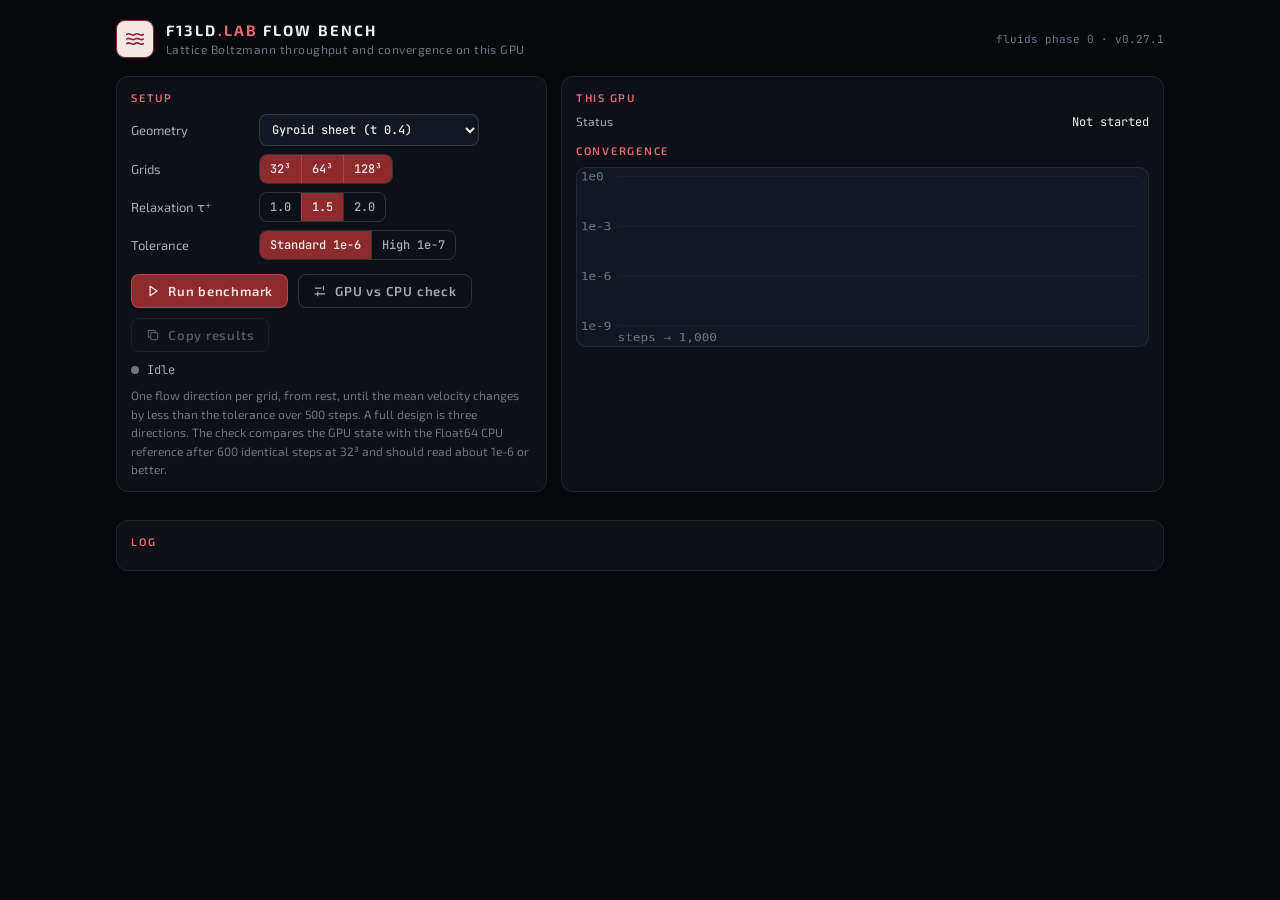
<file: proto/lbm-bench/index.html>
<!doctype html>
<html lang="en">
<head>
<meta charset="utf-8">
<meta name="viewport" content="width=device-width, initial-scale=1">
<title>F13LD.lab flow bench</title>
<link rel="preconnect" href="https://fonts.googleapis.com">
<link rel="preconnect" href="https://fonts.gstatic.com" crossorigin>
<link href="https://fonts.googleapis.com/css2?family=Exo+2:wght@400;500;600;700&family=JetBrains+Mono:wght@400;500;600&display=swap" rel="stylesheet">
<style>
/* F13LD.lab · fluids Phase 0 GPU benchmark (docs/FLUIDS_LBM_SCOPE.md §3.9, §5 Phase 0).
   Lab palette: tile #F6E7E7, stroke #8C2A2E, on-dark accent #E06A6F, ground #06080c. */
:root {
  --ground:#06080c; --panel:#0d1117; --panel-2:#121821; --line:rgba(255,255,255,0.08); --line-2:rgba(255,255,255,0.14);
  --ink:#e8ecf1; --ink-2:#a3adba; --ink-3:#6c7684;
  --lab:#E06A6F; --lab-deep:#8C2A2E; --lab-tile:#F6E7E7; --lab-soft:rgba(140,42,46,0.26); --lab-ring:rgba(224,106,111,0.45);
  --ok:#1D9E75; --warn:#E0A84A; --bad:#E06A6F;
  --mono:'JetBrains Mono', ui-monospace, monospace;
}
* { box-sizing:border-box }
html, body { margin:0; background:var(--ground); color:var(--ink); font-family:'Exo 2', system-ui, sans-serif; font-weight:400 }
body { overflow-x:hidden }
.wrap { max-width:1080px; margin:0 auto; padding:20px 16px 48px }
header { display:flex; align-items:center; gap:12px; margin-bottom:18px }
.tile { width:38px; height:38px; border-radius:9px; background:var(--lab-tile); border:1px solid var(--lab-deep); display:grid; place-items:center; flex:none }
.brand { font-weight:700; letter-spacing:0.14em; text-transform:uppercase; font-size:15px; line-height:1.1 }
.brand b { color:var(--lab); font-weight:700 }
.sub { color:var(--ink-3); font-size:12px; letter-spacing:0.04em; margin-top:3px }
.ver { margin-left:auto; font-family:var(--mono); font-size:11px; color:var(--ink-3) }
.grid2 { display:grid; grid-template-columns:minmax(0, 1fr) minmax(0, 1.4fr); gap:14px }
@media (max-width:820px) { .grid2 { grid-template-columns:minmax(0, 1fr) } }
.card { background:var(--panel); border:1px solid var(--line); border-radius:12px; padding:14px 14px 12px; min-width:0 }
.card h2 { margin:0 0 10px; font-size:11px; font-weight:600; letter-spacing:0.16em; text-transform:uppercase; color:var(--lab) }
.row { display:flex; align-items:center; gap:10px; flex-wrap:wrap; margin:8px 0 }
.row label.k { width:118px; flex:none; color:var(--ink-2); font-size:13px }
.seg { display:inline-flex; border:1px solid var(--line-2); border-radius:8px; overflow:hidden; flex-wrap:wrap }
.seg button { background:transparent; border:0; color:var(--ink-2); font:500 12px var(--mono); padding:6px 10px; cursor:pointer }
.seg button + button { border-left:1px solid var(--line-2) }
.seg button.on { background:var(--lab-deep); color:var(--lab-tile) }
.seg button:hover:not(.on) { color:var(--lab) }
select { background:var(--panel-2); color:var(--ink); border:1px solid var(--line-2); border-radius:8px; padding:6px 8px; font:500 12px var(--mono); max-width:100% }
.btn { display:inline-flex; align-items:center; gap:8px; border-radius:8px; border:1px solid var(--lab-ring); background:var(--lab-deep); color:var(--lab-tile);
  font:600 13px 'Exo 2', sans-serif; letter-spacing:0.06em; padding:8px 14px; cursor:pointer }
.btn:disabled { opacity:0.45; cursor:default }
.btn.ghost { background:transparent; color:var(--ink-2); border-color:var(--line-2) }
.btn.ghost:hover:not(:disabled) { color:var(--lab); border-color:var(--lab) }
.btn svg { flex:none }
.note { color:var(--ink-3); font-size:12px; line-height:1.55; margin:6px 0 0 }
.kv { display:grid; grid-template-columns:minmax(0, 1fr) auto; gap:4px 12px; font-size:12px }
.kv span:nth-child(odd) { color:var(--ink-2) }
.kv span:nth-child(even) { font-family:var(--mono); color:var(--ink); text-align:right; overflow-wrap:anywhere }
.status { display:flex; align-items:center; gap:8px; font-family:var(--mono); font-size:12px; color:var(--ink-2); min-height:20px }
.dot { width:8px; height:8px; border-radius:50%; background:var(--ink-3); flex:none }
.dot.run { background:var(--lab); box-shadow:0 0 6px var(--lab) }
.dot.ok { background:var(--ok) } .dot.bad { background:var(--bad) }
.results { display:grid; grid-template-columns:repeat(auto-fill, minmax(230px, 1fr)); gap:12px; margin-top:14px }
.res { background:var(--panel-2); border:1px solid var(--line); border-radius:10px; padding:12px }
.res h3 { margin:0 0 8px; font:600 13px var(--mono); color:var(--lab-tile); display:flex; justify-content:space-between; gap:8px }
.res h3 em { font-style:normal; color:var(--ink-3); font-weight:500 }
.pill { font:500 10px var(--mono); padding:2px 6px; border-radius:6px; border:1px solid var(--line-2); color:var(--ink-2) }
.pill.ok { color:var(--ok); border-color:rgba(29,158,117,0.5) } .pill.bad { color:var(--bad); border-color:var(--lab-ring) }
canvas { width:100%; height:180px; display:block; background:var(--panel-2); border:1px solid var(--line); border-radius:10px }
pre { margin:0; font:11px/1.5 var(--mono); color:var(--ink-2); white-space:pre-wrap; overflow-wrap:anywhere; max-height:220px; overflow-y:auto }
.legend { display:flex; gap:14px; flex-wrap:wrap; font:11px var(--mono); color:var(--ink-3); margin-top:6px }
.legend i { display:inline-block; width:14px; height:2px; vertical-align:middle; margin-right:5px }
</style>
</head>
<body>
<div class="wrap">
  <header>
    <div class="tile" aria-hidden="true">
      <svg width="22" height="22" viewBox="0 0 24 24" fill="none" stroke="#8C2A2E" stroke-width="1.8" stroke-linecap="round">
        <path d="M3 7c3-3 6 3 9 0s6 3 9 0"/><path d="M3 12c3-3 6 3 9 0s6 3 9 0"/><path d="M3 17c3-3 6 3 9 0s6 3 9 0"/>
      </svg>
    </div>
    <div>
      <div class="brand">F13LD<b>.lab</b> flow bench</div>
      <div class="sub">Lattice Boltzmann throughput and convergence on this GPU</div>
    </div>
    <div class="ver">fluids phase 0 · v0.27.1</div>
  </header>

  <div class="grid2">
    <div class="card">
      <h2>Setup</h2>
      <div class="row"><label class="k">Geometry</label>
        <select id="geom">
          <option value="gyroid-sheet">Gyroid sheet (t 0.4)</option>
          <option value="gyroid-skel">Gyroid skeletal (t 0.4)</option>
          <option value="schwarzp-skel">Schwarz P skeletal (t 0.6)</option>
        </select></div>
      <div class="row"><label class="k">Grids</label>
        <div class="seg" id="grids"><button data-n="32" class="on">32³</button><button data-n="64" class="on">64³</button><button data-n="128" class="on">128³</button></div></div>
      <div class="row"><label class="k">Relaxation τ⁺</label>
        <div class="seg" id="taus"><button data-t="1.0">1.0</button><button data-t="1.5" class="on">1.5</button><button data-t="2.0">2.0</button></div></div>
      <div class="row"><label class="k">Tolerance</label>
        <div class="seg" id="tols"><button data-v="1e-6" class="on">Standard 1e-6</button><button data-v="1e-7">High 1e-7</button></div></div>
      <div class="row" style="margin-top:14px">
        <button class="btn" id="run">
          <svg width="14" height="14" viewBox="0 0 24 24" fill="none" stroke="currentColor" stroke-width="2.2" stroke-linejoin="round"><path d="M7 4l12 8-12 8z"/></svg>
          Run benchmark</button>
        <button class="btn ghost" id="parity">
          <svg width="14" height="14" viewBox="0 0 24 24" fill="none" stroke="currentColor" stroke-width="2" stroke-linecap="round"><path d="M4 7h10M4 17h16M18 4v6M8 14v6"/></svg>
          GPU vs CPU check</button>
        <button class="btn ghost" id="copy" disabled>
          <svg width="14" height="14" viewBox="0 0 24 24" fill="none" stroke="currentColor" stroke-width="2" stroke-linejoin="round"><rect x="8" y="8" width="12" height="12" rx="2"/><path d="M16 8V5a1 1 0 0 0-1-1H5a1 1 0 0 0-1 1v10a1 1 0 0 0 1 1h3"/></svg>
          Copy results</button>
      </div>
      <div class="status" style="margin-top:8px"><span class="dot" id="dot"></span><span id="stat">Idle</span></div>
      <p class="note">One flow direction per grid, from rest, until the mean velocity changes by less than the tolerance over 500 steps. A full design is three directions. The check compares the GPU state with the Float64 CPU reference after 600 identical steps at 32³ and should read about 1e-6 or better.</p>
    </div>

    <div class="card">
      <h2>This GPU</h2>
      <div class="kv" id="gpu"><span>Status</span><span>Not started</span></div>
      <h2 style="margin-top:14px">Convergence</h2>
      <canvas id="chart" width="900" height="300"></canvas>
      <div class="legend" id="legend"></div>
    </div>
  </div>

  <div class="results" id="results"></div>

  <div class="card" style="margin-top:14px">
    <h2>Log</h2>
    <pre id="log"></pre>
  </div>
</div>

<script src="../../14e-link-field.js"></script>
<script src="../../19f-flow-cpu-ref.js"></script>
<script>
'use strict';
/* ------------------------------------------------------------------ */
/*  UI helpers                                                         */
/* ------------------------------------------------------------------ */
var $ = function (id) { return document.getElementById(id); };
var LOG = [];
function log(s) { LOG.push(s); $('log').textContent = LOG.join('\n'); $('log').scrollTop = 1e9; console.log('[flow-bench] ' + s); }
function status(s, kind) { $('stat').textContent = s; $('dot').className = 'dot' + (kind ? ' ' + kind : ''); }
function segValues(id, attr, multi) {
  var b = Array.prototype.slice.call($(id).querySelectorAll('button'));
  b.forEach(function (x) { x.addEventListener('click', function () {
    if (multi) x.classList.toggle('on'); else { b.forEach(function (y) { y.classList.remove('on'); }); x.classList.add('on'); }
  }); });
  return function () { return b.filter(function (x) { return x.classList.contains('on'); }).map(function (x) { return x.getAttribute(attr); }); };
}
var getGrids = segValues('grids', 'data-n', true), getTau = segValues('taus', 'data-t', false), getTol = segValues('tols', 'data-v', false);
function kv(el, pairs) { el.innerHTML = pairs.map(function (p) { return '<span>' + p[0] + '</span><span>' + p[1] + '</span>'; }).join(''); }
function sleep(ms) { return new Promise(function (r) { setTimeout(r, ms); }); }
function fmtMB(b) { return (b / 1048576).toFixed(b < 1048576 * 10 ? 1 : 0) + ' MB'; }

/* ------------------------------------------------------------------ */
/*  Geometry: solid ⟺ m(x) > 0 on the lab cube [−π, π]³               */
/* ------------------------------------------------------------------ */
var GEOMS = {
  'gyroid-sheet': function (x, y, z) { var g = Math.sin(x) * Math.cos(y) + Math.sin(y) * Math.cos(z) + Math.sin(z) * Math.cos(x); return 0.4 - Math.abs(g); },
  'gyroid-skel': function (x, y, z) { return Math.sin(x) * Math.cos(y) + Math.sin(y) * Math.cos(z) + Math.sin(z) * Math.cos(x) - 0.4; },
  'schwarzp-skel': function (x, y, z) { return Math.cos(x) + Math.cos(y) + Math.cos(z) - 0.6; }
};
function buildLinks(name, N) {
  var fn = GEOMS[name], L = Math.PI, h = 2 * L / N, NN = N * N, N3 = NN * N;
  var kept = new Float32Array(N3), mC = new Float32Array(N3);
  for (var i = 0; i < N; i++) for (var j = 0; j < N; j++) for (var k = 0; k < N; k++) {
    var id = i * NN + j * N + k;
    kept[id] = fn(-L + (i + 0.5) * h, -L + (j + 0.5) * h, -L + (k + 0.5) * h) > 0 ? 1 : 0;
    mC[id] = fn(-L + i * h, -L + j * h, -L + k * h);
  }
  return buildFlowLinksFromFn(fn, N, kept, kept, mC, {});
}

/* GPU wall tables, the same rules as 19f prepareFlowDomain with CLI walls:
   flags bit 0 solid, bit i (1..18) incoming direction i walled; wslot →
   18 floats of q (0.5 = halfway, used where no node behind is free). */
var LAT = flowLattice();
function gpuTables(links) {
  var N = links.N, NN = N * N, N3 = NN * N, solid = links.solid, Q = 19;
  var flags = new Uint32Array(N3), wslot = new Uint32Array(N3), qList = [], nWall = 0, nFallback = 0, nFluid = 0;
  function nbr(p, cx, cy, cz) {
    var i = (p / NN) | 0, j = ((p / N) | 0) % N, k = p % N;
    return ((i + cx + N) % N) * NN + ((j + cy + N) % N) * N + ((k + cz + N) % N);
  }
  function qOut(p, dir) {
    var d = (dir - 1) >> 1, v = LAT.dirs[d];
    return (dir & 1) ? links.qa[d][p] : links.qb[d][nbr(p, -v[0], -v[1], -v[2])];
  }
  var qrow = new Float32Array(18);
  for (var x = 0; x < N3; x++) {
    if (solid[x]) { flags[x] = 1; continue; }
    nFluid++;
    var f = 0;
    for (var i = 1; i < Q; i++) {
      var ci = LAT.c[i], j = LAT.opp[i], q = qOut(x, j), src = nbr(x, -ci[0], -ci[1], -ci[2]);
      qrow[i - 1] = 0;
      if (!(q > 0) && !solid[src]) continue;
      if (!(q > 0)) q = 0.5;
      var behind = nbr(x, ci[0], ci[1], ci[2]);
      if (q !== 0.5 && (solid[behind] || qOut(x, i) > 0)) { q = 0.5; nFallback++; }
      f |= (1 << i); qrow[i - 1] = q; nWall++;
    }
    if (f) { flags[x] = f >>> 0; wslot[x] = qList.length / 18; for (var m = 0; m < 18; m++) qList.push(qrow[m]); }
  }
  return { N: N, N3: N3, flags: flags, wslot: wslot, qtab: new Float32Array(qList.length ? qList : [0]), nWall: nWall, nFallback: nFallback, nFluid: nFluid };
}

/* ------------------------------------------------------------------ */
/*  WGSL — fused pull · CLI walls · TRT · Guo force · mass correction  */
/* ------------------------------------------------------------------ */
var CX = [0, 1, -1, 0, 0, 0, 0, 1, -1, 1, -1, 1, -1, 1, -1, 0, 0, 0, 0];
var CY = [0, 0, 0, 1, -1, 0, 0, 1, -1, -1, 1, 0, 0, 0, 0, 1, -1, 1, -1];
var CZ = [0, 0, 0, 0, 0, 1, -1, 0, 0, 0, 0, 1, -1, -1, 1, 1, -1, -1, 1];
(function () { for (var i = 0; i < 19; i++) if (LAT.c[i][0] !== CX[i] || LAT.c[i][1] !== CY[i] || LAT.c[i][2] !== CZ[i]) throw new Error('lattice order differs from 19f'); })();
function stepWGSL() {
  var ax = ['xm', 'x0', 'xp'], ay = ['ym', 'y0', 'yp'], az = ['zm', 'z0', 'zp'], L = [];
  function at(dx, dy, dz) { return '((' + ax[dx + 1] + ' * P.N + ' + ay[dy + 1] + ') * P.N + ' + az[dz + 1] + ')'; }
  L.push('struct Params { N: u32, N3: u32, invFluid: f32, invN3: f32, Fx: f32, Fy: f32, Fz: f32, wP: f32, wM: f32, p0: f32, p1: f32, p2: f32 };');
  L.push('@group(0) @binding(0) var<storage, read> fin: array<f32>;');
  L.push('@group(0) @binding(1) var<storage, read_write> fout: array<f32>;');
  L.push('@group(0) @binding(2) var<storage, read> flags: array<u32>;');
  L.push('@group(0) @binding(3) var<storage, read> wslot: array<u32>;');
  L.push('@group(0) @binding(4) var<storage, read> qtab: array<f32>;');
  L.push('@group(0) @binding(5) var<storage, read_write> partial: array<vec4<f32>>;');
  L.push('@group(0) @binding(6) var<storage, read> red: array<f32>;');
  L.push('@group(0) @binding(7) var<uniform> P: Params;');
  L.push('var<workgroup> sh: array<vec4<f32>, 256>;');
  L.push('@compute @workgroup_size(256)');
  L.push('fn main(@builtin(global_invocation_id) gid: vec3<u32>, @builtin(local_invocation_index) li: u32, @builtin(workgroup_id) wg: vec3<u32>) {');
  L.push('  let c = gid.x; var acc = vec4<f32>(0.0);');
  L.push('  if (c < P.N3) { let fl = flags[c]; if ((fl & 1u) == 0u) {');
  L.push('    let N = P.N; let N3 = P.N3; let z0 = c % N; let y0 = (c / N) % N; let x0 = c / (N * N);');
  L.push('    let xm = select(x0 - 1u, N - 1u, x0 == 0u); let xp = select(x0 + 1u, 0u, x0 + 1u == N);');
  L.push('    let ym = select(y0 - 1u, N - 1u, y0 == 0u); let yp = select(y0 + 1u, 0u, y0 + 1u == N);');
  L.push('    let zm = select(z0 - 1u, N - 1u, z0 == 0u); let zp = select(z0 + 1u, 0u, z0 + 1u == N);');
  L.push('    var f0 = fin[c] - red[0];');
  for (var i = 1; i < 19; i++) L.push('    var f' + i + ' = fin[' + i + 'u * N3 + ' + at(-CX[i], -CY[i], -CZ[i]) + '];');
  L.push('    if (fl > 1u) { let ws = wslot[c] * 18u;');
  for (var i2 = 1; i2 < 19; i2++) {
    var j = (i2 & 1) ? i2 + 1 : i2 - 1;
    L.push('      if ((fl & ' + (1 << i2) + 'u) != 0u) { let q = qtab[ws + ' + (i2 - 1) + 'u]; let kap = (1.0 - 2.0 * q) / (1.0 + 2.0 * q);');
    L.push('        f' + i2 + ' = fin[' + j + 'u * N3 + c] + kap * (fin[' + j + 'u * N3 + ' + at(CX[i2], CY[i2], CZ[i2]) + '] - fin[' + i2 + 'u * N3 + c]); }');
  }
  L.push('    }');
  L.push('    let dr = f0 + f1 + f2 + f3 + f4 + f5 + f6 + f7 + f8 + f9 + f10 + f11 + f12 + f13 + f14 + f15 + f16 + f17 + f18;');
  L.push('    let jx = f1 - f2 + f7 - f8 + f9 - f10 + f11 - f12 + f13 - f14;');
  L.push('    let jy = f3 - f4 + f7 - f8 - f9 + f10 + f15 - f16 + f17 - f18;');
  L.push('    let jz = f5 - f6 + f11 - f12 - f13 + f14 + f15 - f16 - f17 + f18;');
  L.push('    let rho = 1.0 + dr; let ir = 1.0 / rho;');
  L.push('    let Fx = P.Fx; let Fy = P.Fy; let Fz = P.Fz; let wP = P.wP; let wM = P.wM; let hP = 1.0 - 0.5 * wP; let hM = 1.0 - 0.5 * wM;');
  L.push('    let ux = (jx + 0.5 * Fx) * ir; let uy = (jy + 0.5 * Fy) * ir; let uz = (jz + 0.5 * Fz) * ir;');
  L.push('    let u2 = ux * ux + uy * uy + uz * uz; let uFd = ux * Fx + uy * Fy + uz * Fz;');
  L.push('    let b15 = dr - 1.5 * rho * u2; let s3 = -3.0 * uFd;');
  L.push('    let W0 = 1.0 / 3.0; let WA = 1.0 / 18.0; let WD = 1.0 / 36.0;');
  L.push('    fout[c] = f0 - wP * (f0 - W0 * b15) + hP * W0 * s3;');
  L.push('    var cu: f32; var cf: f32; var fp: f32; var fm: f32; var ev: f32; var od: f32;');
  var cu = ['ux', 'uy', 'uz', 'ux + uy', 'ux - uy', 'ux + uz', 'ux - uz', 'uy + uz', 'uy - uz'];
  var cf = ['Fx', 'Fy', 'Fz', 'Fx + Fy', 'Fx - Fy', 'Fx + Fz', 'Fx - Fz', 'Fy + Fz', 'Fy - Fz'];
  for (var d = 0; d < 9; d++) {
    var ip = 1 + 2 * d, im = ip + 1, W = d < 3 ? 'WA' : 'WD';
    L.push('    cu = ' + cu[d] + '; cf = ' + cf[d] + '; fp = 0.5 * (f' + ip + ' + f' + im + '); fm = 0.5 * (f' + ip + ' - f' + im + ');');
    L.push('    ev = -wP * (fp - ' + W + ' * (b15 + 4.5 * rho * cu * cu)) + hP * ' + W + ' * (9.0 * cu * cf + s3);');
    L.push('    od = -wM * (fm - ' + W + ' * 3.0 * rho * cu) + hM * ' + W + ' * 3.0 * cf;');
    L.push('    fout[' + ip + 'u * N3 + c] = f' + ip + ' + ev + od; fout[' + im + 'u * N3 + c] = f' + im + ' + ev - od;');
  }
  L.push('    acc = vec4<f32>(dr, ux, uy, uz);');
  L.push('  } }');
  L.push('  sh[li] = acc; workgroupBarrier();');
  L.push('  for (var s = 128u; s > 0u; s = s >> 1u) { if (li < s) { sh[li] = sh[li] + sh[li + s]; } workgroupBarrier(); }');
  L.push('  if (li == 0u) { partial[wg.x] = sh[0]; }');
  L.push('}');
  return L.join('\n');
}
var REDUCE_WGSL = [
  'struct R { nPart: u32, invFluid: f32, invN3: f32, pad: f32 };',
  '@group(0) @binding(0) var<storage, read> partial: array<vec4<f32>>;',
  '@group(0) @binding(1) var<storage, read_write> red: array<f32>;',
  '@group(0) @binding(2) var<uniform> Rp: R;',
  'var<workgroup> sh: array<vec4<f32>, 256>;',
  '@compute @workgroup_size(256)',
  'fn main(@builtin(local_invocation_index) li: u32) {',
  '  var a = vec4<f32>(0.0); var p = li;',
  '  loop { if (p >= Rp.nPart) { break; } a = a + partial[p]; p = p + 256u; }',
  '  sh[li] = a; workgroupBarrier();',
  '  for (var s = 128u; s > 0u; s = s >> 1u) { if (li < s) { sh[li] = sh[li] + sh[li + s]; } workgroupBarrier(); }',
  '  if (li == 0u) { red[0] = sh[0].x * Rp.invFluid; red[1] = sh[0].y * Rp.invN3; red[2] = sh[0].z * Rp.invN3; red[3] = sh[0].w * Rp.invN3; }',
  '}'].join('\n');

/* ------------------------------------------------------------------ */
/*  Device                                                             */
/* ------------------------------------------------------------------ */
var GPU = null;
async function initGPU() {
  if (GPU) return GPU;
  if (!navigator.gpu) throw new Error('WebGPU is not available in this browser');
  var adapter = await navigator.gpu.requestAdapter({ powerPreference: 'high-performance' });
  if (!adapter) throw new Error('No WebGPU adapter');
  var lim = adapter.limits, info = adapter.info || (adapter.requestAdapterInfo ? await adapter.requestAdapterInfo() : {});
  var device = await adapter.requestDevice({ requiredLimits: {
    maxStorageBufferBindingSize: lim.maxStorageBufferBindingSize, maxBufferSize: lim.maxBufferSize,
    maxStorageBuffersPerShaderStage: Math.min(lim.maxStorageBuffersPerShaderStage, 10),
    maxComputeWorkgroupsPerDimension: lim.maxComputeWorkgroupsPerDimension } });
  device.lost.then(function (e) { log('device lost: ' + e.reason + ' ' + e.message); GPU = null; });
  device.addEventListener('uncapturederror', function (ev) { log('GPU error: ' + (ev.error && ev.error.message)); });
  var t0 = performance.now();
  var mStep = device.createShaderModule({ code: stepWGSL() }), mRed = device.createShaderModule({ code: REDUCE_WGSL });
  var ci = await mStep.getCompilationInfo(); ci.messages.forEach(function (m) { if (m.type === 'error') log('WGSL: ' + m.message + ' line ' + m.lineNum); });
  var pStep = await device.createComputePipelineAsync({ layout: 'auto', compute: { module: mStep, entryPoint: 'main' } });
  var pRed = await device.createComputePipelineAsync({ layout: 'auto', compute: { module: mRed, entryPoint: 'main' } });
  GPU = { adapter: adapter, device: device, info: info, pStep: pStep, pRed: pRed, compileMs: performance.now() - t0,
    limits: { maxStorageBufferBindingSize: lim.maxStorageBufferBindingSize, maxBufferSize: lim.maxBufferSize,
      maxStorageBuffersPerShaderStage: lim.maxStorageBuffersPerShaderStage, maxComputeWorkgroupsPerDimension: lim.maxComputeWorkgroupsPerDimension } };
  kv($('gpu'), [['Adapter', (info.vendor || '?') + ' · ' + (info.architecture || info.device || info.description || '—')],
    ['Max storage binding', fmtMB(lim.maxStorageBufferBindingSize)], ['Max buffer', fmtMB(lim.maxBufferSize)],
    ['Storage buffers / stage', lim.maxStorageBuffersPerShaderStage], ['Kernel compile', GPU.compileMs.toFixed(0) + ' ms']]);
  log('adapter ' + JSON.stringify(info) + ' limits ' + JSON.stringify(GPU.limits));
  return GPU;
}

/* One solver instance on the GPU for a given set of tables */
function makeSolver(T, tauP, force) {
  var g = GPU, dev = g.device, N3 = T.N3, popBytes = 19 * N3 * 4;
  if (popBytes > g.limits.maxStorageBufferBindingSize || popBytes > g.limits.maxBufferSize)
    throw new Error('population buffer ' + fmtMB(popBytes) + ' exceeds this GPU’s binding limit ' + fmtMB(g.limits.maxStorageBufferBindingSize) + ' (needs the 3-buffer split, Phase 1)');
  var S = GPUBufferUsage.STORAGE, CD = GPUBufferUsage.COPY_DST, CS = GPUBufferUsage.COPY_SRC;
  function buf(size, usage) { return dev.createBuffer({ size: Math.max(16, Math.ceil(size / 16) * 16), usage: usage }); }
  var A = buf(popBytes, S | CD | CS), B = buf(popBytes, S | CD | CS);
  var fl = buf(N3 * 4, S | CD), ws = buf(N3 * 4, S | CD), qt = buf(T.qtab.length * 4, S | CD);
  dev.queue.writeBuffer(fl, 0, T.flags); dev.queue.writeBuffer(ws, 0, T.wslot); dev.queue.writeBuffer(qt, 0, T.qtab);
  var nWG = Math.ceil(N3 / 256), part = buf(nWG * 16, S), red = buf(16, S | CD | CS), stage = dev.createBuffer({ size: 16, usage: GPUBufferUsage.MAP_READ | CD });
  dev.queue.writeBuffer(red, 0, new Float32Array(4));
  var tauM = 0.5 + (3 / 16) / (tauP - 0.5), wP = 1 / tauP, wM = 1 / tauM;
  var u = new ArrayBuffer(48), uu = new Uint32Array(u), uf = new Float32Array(u);
  uu[0] = T.N; uu[1] = N3; uf[2] = 1 / T.nFluid; uf[3] = 1 / N3; uf[4] = force[0]; uf[5] = force[1]; uf[6] = force[2]; uf[7] = wP; uf[8] = wM;
  var ub = buf(48, GPUBufferUsage.UNIFORM | CD); dev.queue.writeBuffer(ub, 0, u);
  var ru = new ArrayBuffer(16), ruu = new Uint32Array(ru), ruf = new Float32Array(ru);
  ruu[0] = nWG; ruf[1] = 1 / T.nFluid; ruf[2] = 1 / N3;
  var rb = buf(16, GPUBufferUsage.UNIFORM | CD); dev.queue.writeBuffer(rb, 0, ru);
  function bg(a, b) {
    return dev.createBindGroup({ layout: g.pStep.getBindGroupLayout(0), entries: [
      { binding: 0, resource: { buffer: a } }, { binding: 1, resource: { buffer: b } }, { binding: 2, resource: { buffer: fl } },
      { binding: 3, resource: { buffer: ws } }, { binding: 4, resource: { buffer: qt } }, { binding: 5, resource: { buffer: part } },
      { binding: 6, resource: { buffer: red } }, { binding: 7, resource: { buffer: ub } }] });
  }
  var bgAB = bg(A, B), bgBA = bg(B, A);
  var bgR = dev.createBindGroup({ layout: g.pRed.getBindGroupLayout(0), entries: [
    { binding: 0, resource: { buffer: part } }, { binding: 1, resource: { buffer: red } }, { binding: 2, resource: { buffer: rb } }] });
  var parity = 0, steps = 0;
  var bytes = 2 * popBytes + 2 * N3 * 4 + T.qtab.length * 4 + nWG * 16;
  return {
    bytes: bytes, nu: (tauP - 0.5) / 3,
    run: function (n) {
      var enc = dev.createCommandEncoder(), pass = enc.beginComputePass();
      for (var s = 0; s < n; s++) {
        pass.setPipeline(g.pStep); pass.setBindGroup(0, parity ? bgBA : bgAB); pass.dispatchWorkgroups(nWG);
        pass.setPipeline(g.pRed); pass.setBindGroup(0, bgR); pass.dispatchWorkgroups(1);
        parity ^= 1;
      }
      pass.end(); dev.queue.submit([enc.finish()]); steps += n;
    },
    readU: async function () {
      var enc = dev.createCommandEncoder(); enc.copyBufferToBuffer(red, 0, stage, 0, 16); dev.queue.submit([enc.finish()]);
      await stage.mapAsync(GPUMapMode.READ); var v = new Float32Array(stage.getMappedRange().slice(0)); stage.unmap(); return v;
    },
    readState: async function () {
      var src = parity ? B : A, rd = dev.createBuffer({ size: popBytes, usage: GPUBufferUsage.MAP_READ | CD });
      var enc = dev.createCommandEncoder(); enc.copyBufferToBuffer(src, 0, rd, 0, popBytes); dev.queue.submit([enc.finish()]);
      await rd.mapAsync(GPUMapMode.READ); var v = new Float32Array(rd.getMappedRange().slice(0)); rd.unmap(); rd.destroy(); return v;
    },
    done: function () { return dev.queue.onSubmittedWorkDone(); },
    steps: function () { return steps; },
    destroy: function () { [A, B, fl, ws, qt, part, red, stage, ub, rb].forEach(function (b) { b.destroy(); }); }
  };
}

/* ------------------------------------------------------------------ */
/*  Convergence chart                                                  */
/* ------------------------------------------------------------------ */
var SERIES = [], COLORS = ['#E06A6F', '#F6E7E7', '#1D9E75', '#E0A84A', '#7FA7E0'];
function drawChart() {
  var cv = $('chart'), ctx = cv.getContext('2d'), W = cv.width, Hh = cv.height, padL = 64, padB = 34, padT = 14, padR = 14;
  ctx.clearRect(0, 0, W, Hh);
  var maxS = 1000; SERIES.forEach(function (s) { s.pts.forEach(function (p) { maxS = Math.max(maxS, p[0]); }); });
  var lo = -9, hi = 0;
  function X(s) { return padL + (W - padL - padR) * s / maxS; }
  function Y(r) { var l = Math.log10(Math.max(r, 1e-12)); l = Math.min(hi, Math.max(lo, l)); return padT + (Hh - padT - padB) * (hi - l) / (hi - lo); }
  ctx.font = '20px JetBrains Mono, monospace'; ctx.fillStyle = '#6c7684'; ctx.strokeStyle = 'rgba(255,255,255,0.07)'; ctx.lineWidth = 1;
  for (var e = lo; e <= hi; e += 3) { var y = Y(Math.pow(10, e)); ctx.beginPath(); ctx.moveTo(padL, y); ctx.lineTo(W - padR, y); ctx.stroke(); ctx.fillText('1e' + e, 6, y + 7); }
  ctx.fillText('steps → ' + maxS.toLocaleString(), padL, Hh - 8);
  SERIES.forEach(function (s, si) {
    ctx.strokeStyle = COLORS[si % COLORS.length]; ctx.lineWidth = 3; ctx.beginPath();
    s.pts.forEach(function (p, k) { if (k) ctx.lineTo(X(p[0]), Y(p[1])); else ctx.moveTo(X(p[0]), Y(p[1])); });
    ctx.stroke();
  });
  $('legend').innerHTML = SERIES.map(function (s, si) { return '<span><i style="background:' + COLORS[si % COLORS.length] + '"></i>' + s.name + '</span>'; }).join('');
}

/* ------------------------------------------------------------------ */
/*  Benchmark                                                          */
/* ------------------------------------------------------------------ */
var RESULTS = { when: null, geometry: null, tauPlus: null, tol: null, gpu: null, grids: [], parity: null };
function resultCard(r) {
  var el = document.createElement('div'); el.className = 'res';
  var conv = r.converged ? '<span class="pill ok">converged</span>' : '<span class="pill bad">' + (r.error ? 'error' : 'not converged') + '</span>';
  el.innerHTML = '<h3>' + r.N + '³ <em>' + conv + '</em></h3><div class="kv"></div>';
  var rows = r.error ? [['Error', r.error]] : [
    ['Fluid', (100 * r.porosity).toFixed(1) + ' %'], ['Wall links', r.wallLinks.toLocaleString()],
    ['Geometry build', (r.buildMs / 1000).toFixed(2) + ' s'], ['GPU memory', fmtMB(r.bytes)],
    ['Throughput', r.mlupsFluid.toFixed(0) + ' MLUPS fluid'], ['', r.mlupsCells.toFixed(0) + ' M cells/s'],
    ['Est. bandwidth', r.gbps.toFixed(0) + ' GB/s'], ['Steps to converge', r.steps.toLocaleString()],
    ['Time, one direction', r.solveS.toFixed(1) + ' s'], ['Est. per design (3 dirs)', (3 * r.solveS).toFixed(0) + ' s'],
    ['Permeability', r.Kcells.toPrecision(5) + ' cells²'], ['k / L²', r.kL2.toExponential(4)]];
  kv(el.querySelector('.kv'), rows); return el;
}
async function benchOne(N, geom, tauP, tol) {
  var r = { N: N };
  status('Building ' + N + '³ geometry…', 'run'); await sleep(20);
  var t0 = performance.now(), links = buildLinks(geom, N), T = gpuTables(links);
  r.buildMs = performance.now() - t0; r.porosity = T.nFluid / T.N3; r.wallLinks = T.nWall; r.fallback = T.nFallback;
  log(N + '³: geometry + wall tables ' + r.buildMs.toFixed(0) + ' ms, fluid ' + (100 * r.porosity).toFixed(1) + ' %, wall links ' + T.nWall + ' (halfway fallback ' + T.nFallback + ')');
  var g = 1e-5, sol = makeSolver(T, tauP, [g, 0, 0]); r.bytes = sol.bytes;
  links = null;
  /* throughput: warm up, then a timed block */
  status(N + '³: timing…', 'run');
  sol.run(50); await sol.done();
  var nT = N <= 32 ? 2000 : (N <= 64 ? 1000 : 300), t1 = performance.now();
  sol.run(nT); await sol.done();
  var dt = (performance.now() - t1) / 1000;
  r.mlupsFluid = T.nFluid * nT / dt / 1e6; r.mlupsCells = T.N3 * nT / dt / 1e6;
  r.gbps = r.mlupsFluid * (19 * 4 * 2 + 4) / 1000;
  log(N + '³: ' + nT + ' steps in ' + dt.toFixed(3) + ' s → ' + r.mlupsFluid.toFixed(0) + ' MLUPS (fluid), ' + r.gbps.toFixed(0) + ' GB/s est.');
  sol.destroy();
  /* convergence from rest */
  var sol2 = makeSolver(T, tauP, [g, 0, 0]), every = 500, prev = null, series = { name: N + '³', pts: [] }, maxSteps = 400000;
  SERIES.push(series);
  var t2 = performance.now(), U = null, rel = 1;
  while (sol2.steps() < maxSteps) {
    sol2.run(every);
    U = await sol2.readU();
    var Um = Math.hypot(U[1], U[2], U[3]);
    rel = prev ? Math.hypot(U[1] - prev[0], U[2] - prev[1], U[3] - prev[2]) / Math.max(Um, 1e-30) : 1;
    prev = [U[1], U[2], U[3]];
    series.pts.push([sol2.steps(), rel]);
    if (series.pts.length % 4 === 0) { drawChart(); status(N + '³: step ' + sol2.steps().toLocaleString() + ' · change ' + rel.toExponential(2), 'run'); await sleep(0); }
    if (sol2.steps() >= 1000 && rel < tol) break;
    if (!isFinite(Um)) break;
  }
  drawChart();
  r.solveS = (performance.now() - t2) / 1000; r.steps = sol2.steps(); r.converged = rel < tol;
  r.U = [U[1], U[2], U[3]]; r.massCorr = U[0];
  r.Kcells = sol2.nu * U[1] / g; r.kL2 = r.Kcells / (N * N);
  log(N + '³: ' + r.steps + ' steps, ' + r.solveS.toFixed(2) + ' s, K = ' + r.Kcells.toPrecision(6) + ' cells², k/L² = ' + r.kL2.toExponential(4) + (r.converged ? '' : ' (not converged)'));
  sol2.destroy();
  return r;
}
async function runBench() {
  $('run').disabled = true; $('parity').disabled = true;
  try {
    await initGPU();
    var grids = getGrids().map(Number).sort(function (a, b) { return a - b; }), geom = $('geom').value, tauP = +getTau()[0], tol = +getTol()[0];
    RESULTS = { when: new Date().toISOString(), geometry: geom, tauPlus: tauP, tol: tol, gpu: { info: GPU.info, limits: GPU.limits, compileMs: GPU.compileMs }, grids: [], parity: RESULTS.parity };
    SERIES = []; $('results').innerHTML = '';
    for (var i = 0; i < grids.length; i++) {
      var r;
      try { r = await benchOne(grids[i], geom, tauP, tol); }
      catch (e) { r = { N: grids[i], error: e.message }; log(grids[i] + '³: ' + e.message); }
      RESULTS.grids.push(r); $('results').appendChild(resultCard(r));
    }
    status('Done · copy the results and paste them into the chat', 'ok');
    $('copy').disabled = false;
  } catch (e) { status(e.message, 'bad'); log('error: ' + (e.stack || e.message)); }
  $('run').disabled = false; $('parity').disabled = false;
}

/* GPU vs Float64 CPU reference after identical steps (F10 preview) */
async function runParity() {
  $('run').disabled = true; $('parity').disabled = true;
  try {
    await initGPU();
    var N = 32, steps = 600, geom = $('geom').value, tauP = +getTau()[0], g = 1e-5;
    status('Check: building 32³…', 'run'); await sleep(20);
    var links = buildLinks(geom, N), T = gpuTables(links);
    var dom = prepareFlowDomain(links, { wall: 'cli' });
    status('Check: CPU reference, ' + steps + ' steps…', 'run'); await sleep(20);
    var t0 = performance.now(), cpu = solveFlowCPU(dom, { force: [g, 0, 0], tauPlus: tauP, tol: 0, maxSteps: steps, checkEvery: steps });
    var cpuMs = performance.now() - t0;
    var sol = makeSolver(T, tauP, [g, 0, 0]); sol.run(steps);
    var st = await sol.readState(), U = await sol.readU(); sol.destroy();
    var maxAbs = 0, maxF = 0, N3 = T.N3;
    for (var a = 0; a < dom.n; a++) { var x = dom.nodes[a]; for (var i = 0; i < 19; i++) {
      var c = cpu.state[a * 19 + i], gv = st[i * N3 + x]; maxAbs = Math.max(maxAbs, Math.abs(c - gv)); maxF = Math.max(maxF, Math.abs(c)); } }
    var relU = Math.abs(U[1] - cpu.U[0]) / Math.abs(cpu.U[0]), relF = maxAbs / maxF;
    var ok = relU < 1e-4 && relF < 1e-4;
    RESULTS.parity = { N: N, steps: steps, geometry: geom, tauPlus: tauP, Ux_cpu: cpu.U[0], Ux_gpu: U[1], relU: relU, relPop: relF, cpuMs: cpuMs, cpuWalls: dom.nWallLinks, gpuWalls: T.nWall };
    log('check 32³ after ' + steps + ' steps: mean velocity rel. diff ' + relU.toExponential(2) + ', max population diff / max population ' + relF.toExponential(2) +
        ' · wall links CPU ' + dom.nWallLinks + ' GPU ' + T.nWall + ' · CPU ' + (cpuMs / 1000).toFixed(1) + ' s');
    status('Check ' + (ok ? 'passed' : 'differs') + ': velocity ' + relU.toExponential(1) + ', populations ' + relF.toExponential(1), ok ? 'ok' : 'bad');
    $('copy').disabled = false;
  } catch (e) { status(e.message, 'bad'); log('error: ' + (e.stack || e.message)); }
  $('run').disabled = false; $('parity').disabled = false;
}
$('run').addEventListener('click', runBench);
$('parity').addEventListener('click', runParity);
$('copy').addEventListener('click', function () {
  var txt = JSON.stringify(RESULTS, null, 1);
  (navigator.clipboard ? navigator.clipboard.writeText(txt) : Promise.reject()).then(function () { status('Results copied', 'ok'); }, function () { log(txt); status('Clipboard blocked · results printed in the log', 'bad'); });
});
if (!navigator.gpu) { status('WebGPU is not available in this browser', 'bad'); kv($('gpu'), [['Status', 'WebGPU unavailable']]); }
drawChart();
</script>
</body>
</html>
</file>
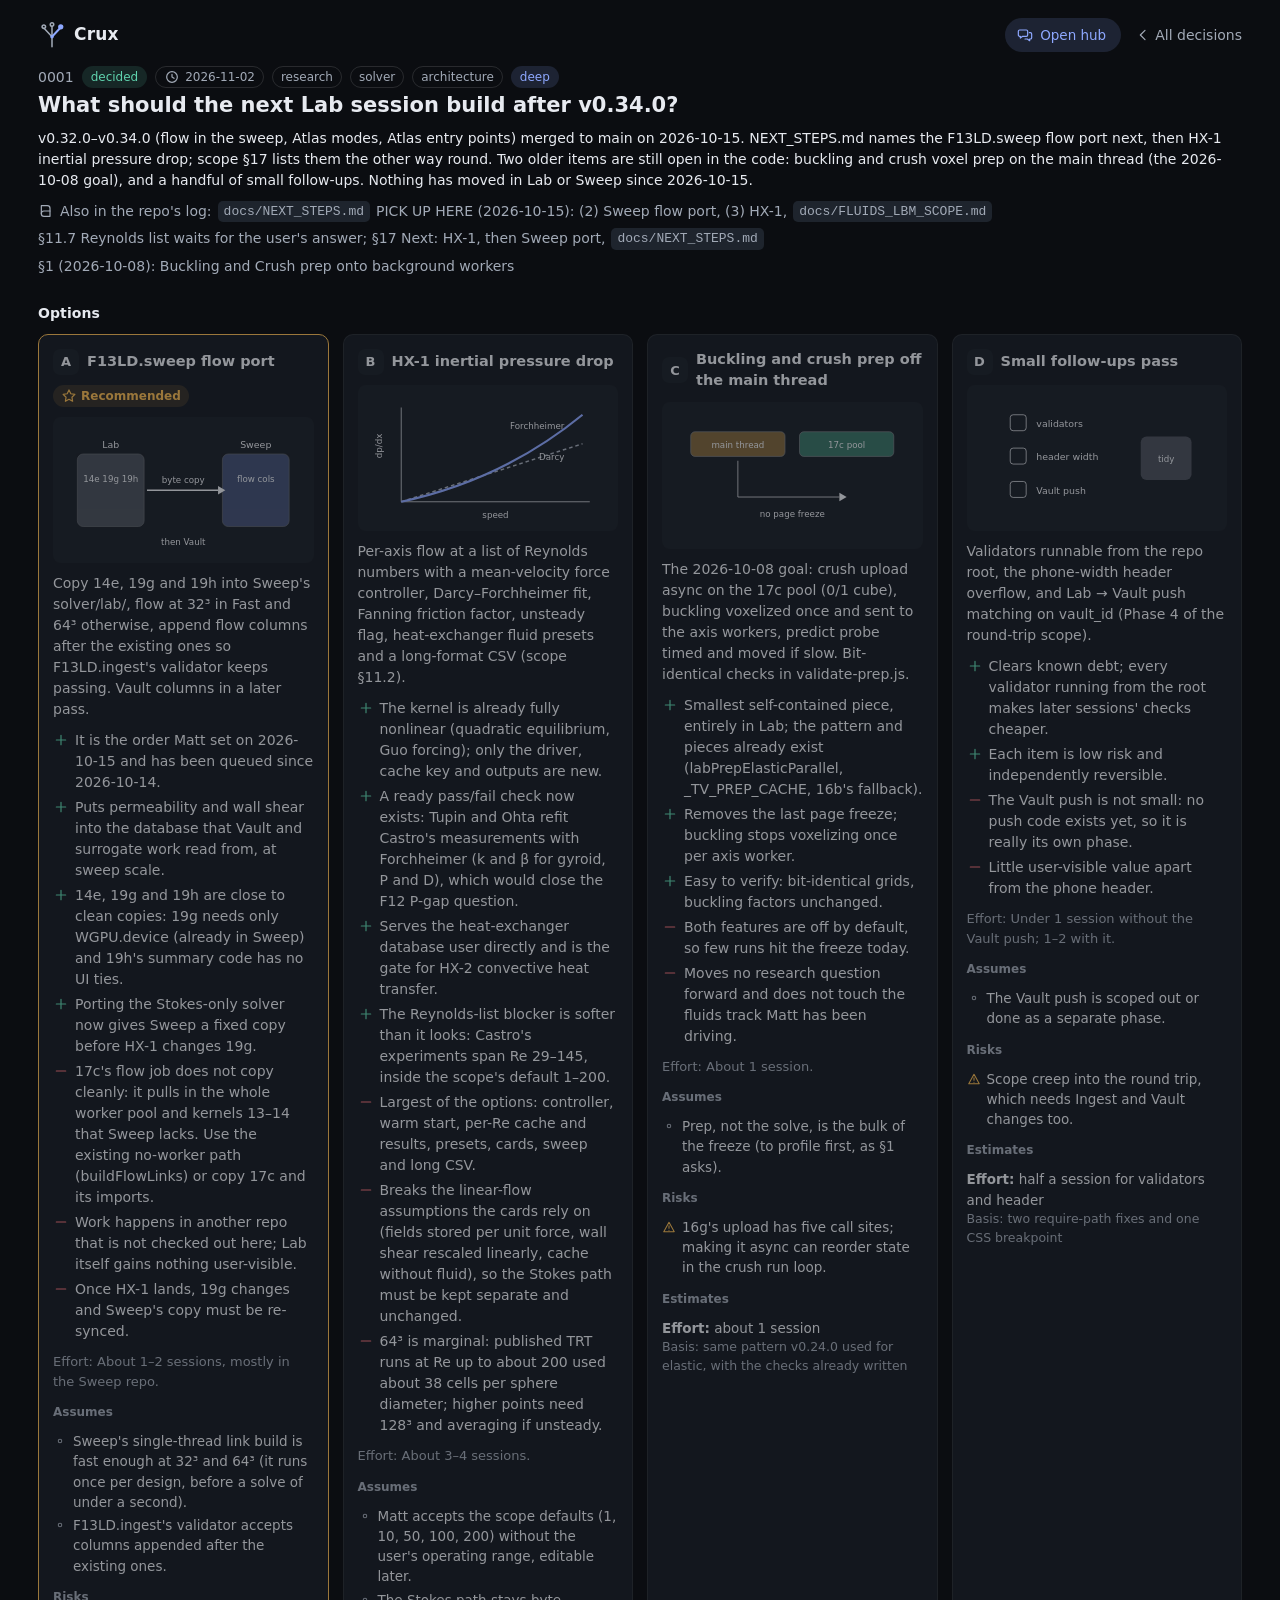
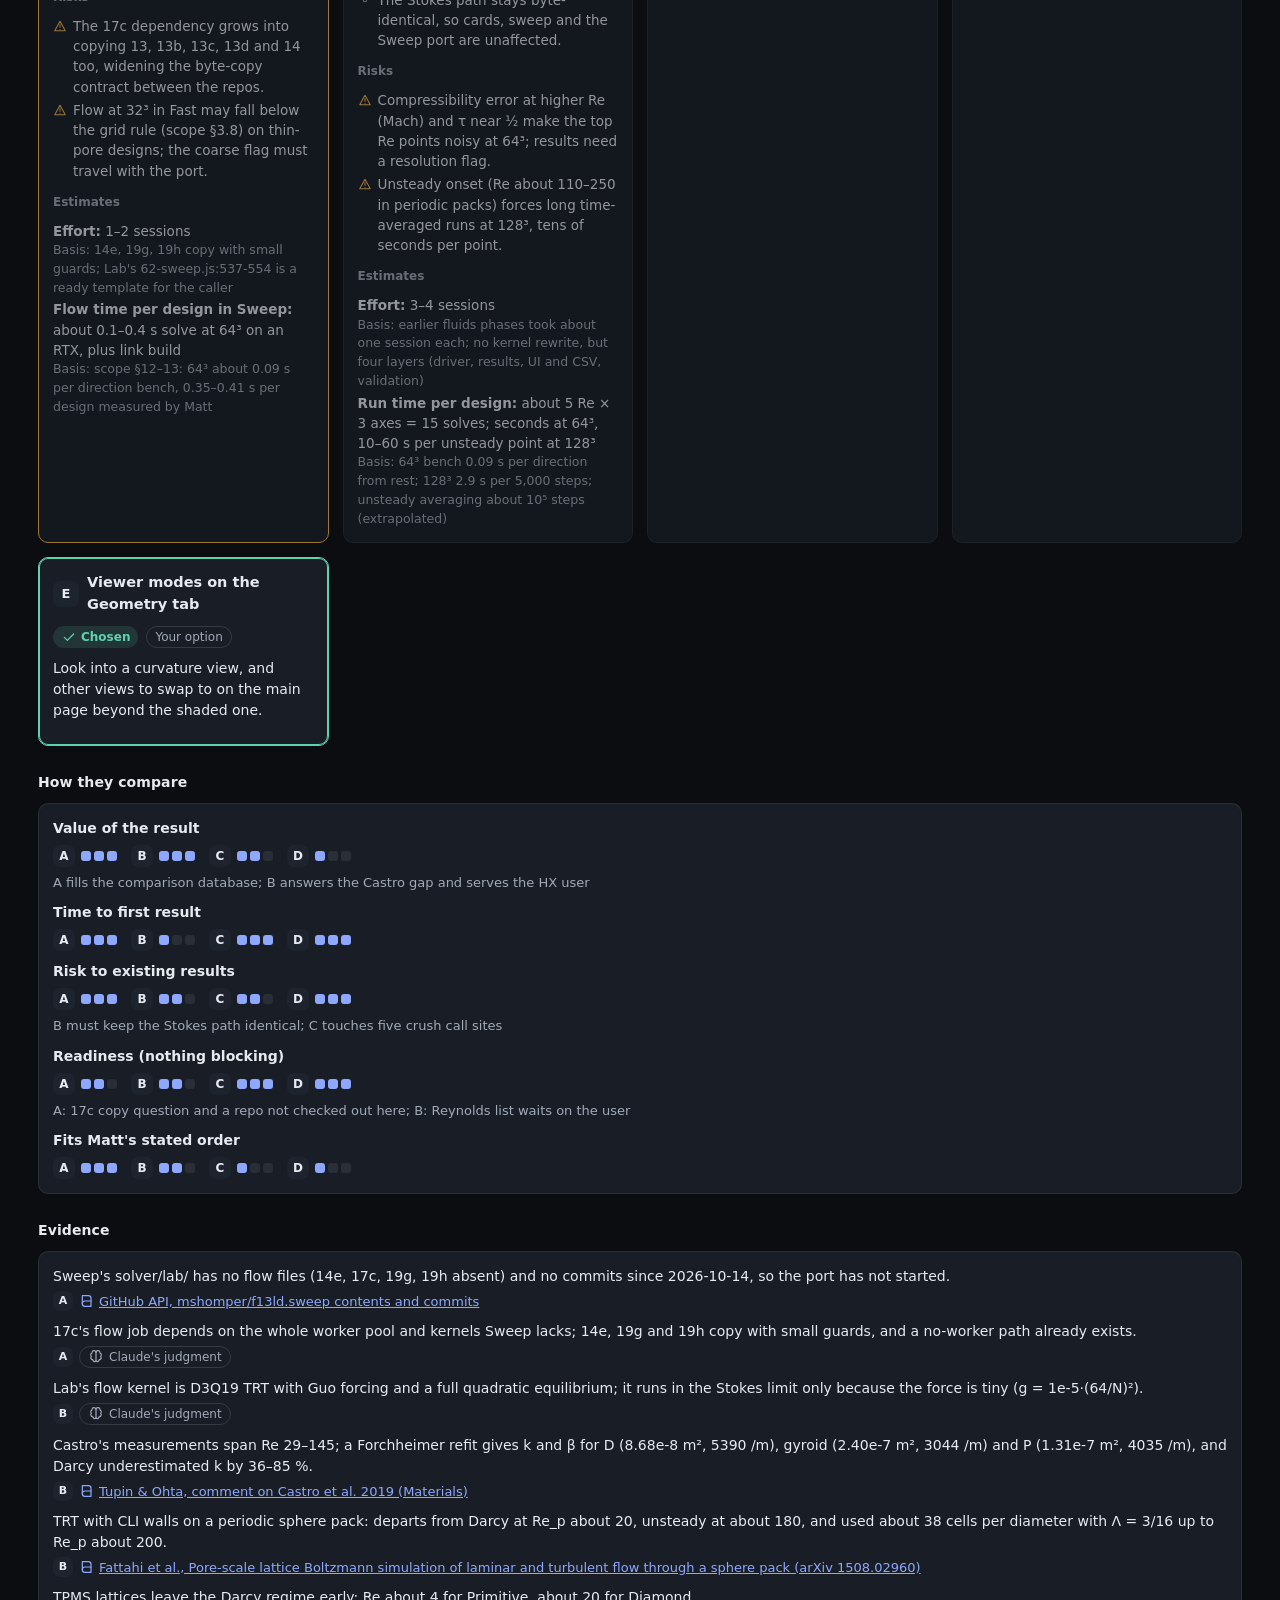
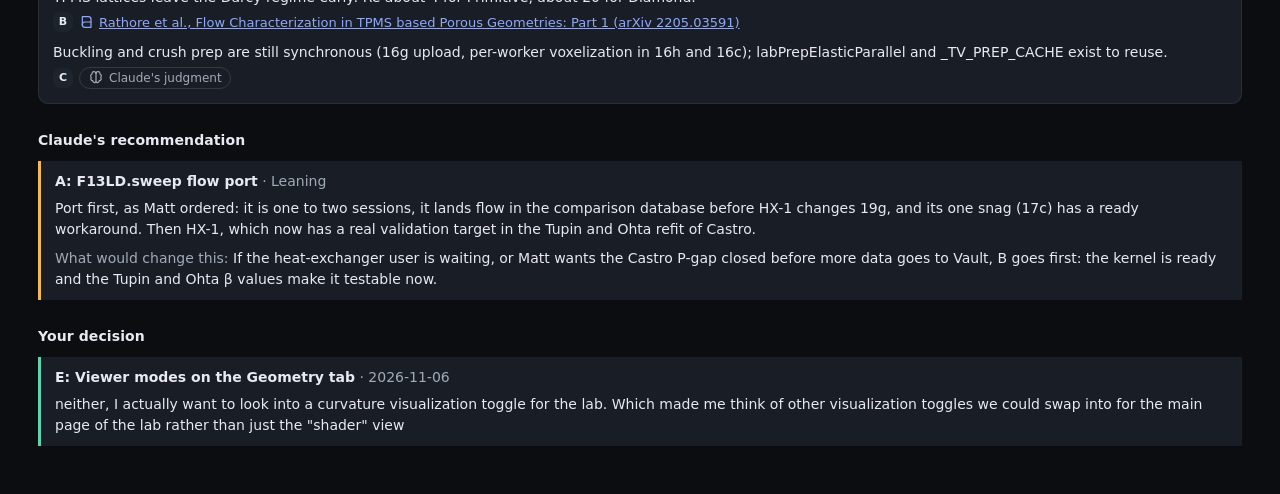
<file: .decisions/0001-next-up-after-v0-34.html>
<!doctype html>
<html lang="en">
<head>
<meta charset="utf-8">
<meta name="viewport" content="width=device-width,initial-scale=1">
<link rel="icon" href="data:image/svg+xml,%3Csvg xmlns='http://www.w3.org/2000/svg' viewBox='0 0 48 48'%3E%3Cg fill='none' stroke='%23a2aab7' stroke-width='3' stroke-linecap='round'%3E%3Cpath d='M24 44V27M24 27L10 12M24 27V9'/%3E%3Ccircle cx='10' cy='10' r='3'/%3E%3Ccircle cx='24' cy='6' r='3'/%3E%3C/g%3E%3Cpath d='M24 27L38 12' stroke='%238ea8ff' stroke-width='4' stroke-linecap='round'/%3E%3Ccircle cx='39' cy='10' r='5' fill='%238ea8ff'/%3E%3Ccircle cx='24' cy='27' r='3.5' fill='%238ea8ff'/%3E%3C/svg%3E">
<title>Decision</title>
<style>
:root{--bg:#0b0d11;--panel:#10141a;--lane:#12161c;--surface:#191e26;--surface2:#1e242d;--raised:#1b2029;--line:rgba(255,255,255,.075);--line2:rgba(255,255,255,.12);--text:#e7eaf0;--muted:#a2aab7;--faint:#6c7584;--accent:#8ea8ff;--accent-ink:#0d1530;--accent-bg:rgba(142,168,255,.14);--good:#5fd3ae;--good-bg:rgba(95,211,174,.13);--warn:#f3b955;--warn-bg:rgba(243,185,85,.13);--bad:#f2727a;--bad-bg:rgba(242,114,122,.13);--chosen:#5fd3ae;--hist:#8792ad;--radius:10px;--font:"Segoe UI Variable Text","Segoe UI",Inter,system-ui,-apple-system,sans-serif;--mono:"Cascadia Mono",Consolas,ui-monospace,monospace;--good-fill:#5fd3ae;color-scheme:dark}
*{box-sizing:border-box}
html,body{margin:0;background:var(--bg);color:var(--text);font:14px/1.5 var(--font);overflow-wrap:anywhere;-webkit-font-smoothing:antialiased}
main{max-width:1240px;margin:0 auto;padding:18px 18px 48px}
h1{font-size:21px;font-weight:600;margin:4px 0 8px;line-height:1.3}
h2{font-size:14px;font-weight:600;margin:26px 0 10px;color:var(--text);letter-spacing:.1px}
h3{font-size:14.5px;font-weight:600;margin:0}
p{margin:0 0 10px}
a{color:var(--accent)}
.muted{color:var(--muted)}
.row{display:flex;flex-wrap:wrap;gap:8px;align-items:center}
.chip{display:inline-flex;align-items:center;gap:5px;font-size:12px;padding:1px 8px;border-radius:999px;background:transparent;color:var(--muted);border:1px solid var(--line2);white-space:nowrap}
.chip.open{background:var(--accent-bg);color:var(--accent);border-color:transparent}
.chip.decided{background:var(--good-bg);color:var(--good);border-color:transparent}
.chip.found{background:var(--warn-bg);color:var(--warn);border-color:transparent}
.chip.bad{background:var(--bad-bg);color:var(--bad);border-color:transparent}
.chip.superseded,.chip.rejected{text-decoration:line-through}
.icon{width:16px;height:16px;flex:none;stroke:currentColor;fill:none;stroke-width:1.8;stroke-linecap:round;stroke-linejoin:round;vertical-align:-3px}
.card{background:var(--surface);border:1px solid var(--line);border-radius:var(--radius);padding:14px;min-width:0}
.btn{font:inherit;font-size:13.5px;display:inline-flex;align-items:center;gap:7px;padding:6px 12px;border-radius:7px;border:1px solid var(--line2);background:transparent;color:var(--text);cursor:pointer}
.btn:hover{background:rgba(255,255,255,.05);border-color:rgba(255,255,255,.18)}
.btn.primary{background:var(--accent);border-color:transparent;color:var(--accent-ink);font-weight:600}
input,textarea{font:inherit;width:100%;max-width:100%;padding:8px 11px;border-radius:7px;border:1px solid var(--line2);background:var(--panel);color:var(--text)}
input::placeholder,textarea::placeholder{color:var(--faint)}
svg{max-width:100%}

.brand{display:flex;align-items:center;gap:8px;text-decoration:none;color:var(--text)}
.brand .mark{width:28px;height:28px;flex:none}
.brand b{font-size:17px;letter-spacing:.2px}

.options{display:grid;grid-template-columns:repeat(auto-fit,minmax(min(100%,270px),1fr));gap:14px}
.opt{display:flex;flex-direction:column;gap:10px}
.opt.is-rec{border-color:var(--warn)}
.opt.is-chosen{border-color:var(--chosen);box-shadow:inset 0 0 0 1px var(--chosen)}
.opt.is-dim{opacity:.62}
.letter{display:inline-grid;place-items:center;width:26px;height:26px;border-radius:7px;background:var(--surface2);font-weight:600;font-size:13px;flex:none}
.sketch{background:var(--surface2);border-radius:8px;padding:8px;color:var(--text);aspect-ratio:16/9;display:grid;place-items:center;overflow:hidden}
.sketch svg{width:100%;height:100%;display:block}
.pc{list-style:none;margin:0;padding:0;display:grid;gap:4px;font-size:14px}
.pc li{display:flex;gap:6px;align-items:flex-start}
.pc .icon{margin-top:2px}
.pro .icon{color:var(--good)}
.con .icon{color:var(--bad)}
.badge{display:inline-flex;align-items:center;gap:4px;font-size:12px;font-weight:600;padding:2px 8px;border-radius:999px}
.badge.rec{background:var(--warn-bg);color:var(--warn)}
.badge.ch{background:var(--good-bg);color:var(--good)}
.crit{display:grid;gap:10px}
.crit-row{display:grid;gap:6px}
.crit-name{font-weight:600;font-size:14px}
.crit-opts{display:flex;flex-wrap:wrap;gap:6px 14px}
.score{display:inline-flex;align-items:center;gap:6px;font-size:13px}
.pips{display:inline-flex;gap:3px}
.pip{width:10px;height:10px;border-radius:3px;background:var(--line)}
.pip.on{background:var(--accent)}
.score.is-chosen .pip.on{background:var(--chosen)}
.note{font-size:13px;color:var(--muted)}
.pick-opts{display:flex;flex-wrap:wrap;gap:8px;margin:8px 0 12px}
.pick-opts .btn[aria-pressed=true]{background:var(--accent-bg);border-color:var(--accent);color:var(--accent);font-weight:600}
.callout{border-left:3px solid var(--warn);padding:10px 14px;background:var(--surface);border-radius:0}
.callout.good{border-left-color:var(--chosen)}
.callout.bad{border-left-color:var(--bad)}
.toast{font-size:13px;color:var(--good);min-height:1.4em;margin-top:8px}
.err{font-size:13px;color:var(--bad);min-height:1.2em}
.sub{font-size:12px;font-weight:600;color:var(--muted);margin:2px 0 0}
.mini{list-style:none;margin:0;padding:0;display:grid;gap:3px;font-size:13.5px}
.mini li{display:flex;gap:6px;align-items:flex-start}
.mini .icon{width:14px;height:14px;margin-top:3px;color:var(--muted)}
.mini.risk .icon{color:var(--warn)}
.est{display:grid;gap:2px;font-size:13.5px}
.est .basis{font-size:12.5px;color:var(--muted)}
.ev{display:grid;gap:10px}
.ev-item{display:grid;gap:4px}
.ev-meta{display:flex;flex-wrap:wrap;gap:6px;align-items:center;font-size:13px}
.ev-meta a{display:inline-flex;gap:4px;align-items:center}
.code{font-family:var(--mono);font-size:13px;word-break:break-all;background:var(--surface2);padding:1px 6px;border-radius:5px}
.brief{display:grid;gap:14px}
.brief ol{margin:0;padding-left:20px;display:grid;gap:4px}
.reads{display:grid;gap:8px;margin:4px 0 12px}
.read{display:flex;gap:8px;align-items:flex-start;padding:9px 12px;border-radius:8px;background:var(--surface);border:1px solid var(--line);font-size:14px}
.read .icon{margin-top:2px}
.ok-read .icon{color:var(--good)}
.warn-read{border-color:var(--warn)}.warn-read .icon{color:var(--warn)}
.bad-read{border-color:var(--bad)}.bad-read .icon{color:var(--bad)}
.ruled{margin-top:12px}
.pics{display:grid;grid-template-columns:repeat(auto-fit,minmax(min(100%,320px),1fr));gap:14px}
.pic{margin:0;display:grid;gap:6px;min-width:0}
.pic a{display:block;border:1px solid var(--line);border-radius:8px;overflow:hidden;background:var(--surface2)}
.pic a:hover{border-color:var(--accent)}
.pic img{display:block;width:100%;height:auto;max-height:70vh;object-fit:contain}
.pic.small img{max-height:220px}
.pic figcaption{font-size:13px;color:var(--muted)}
.deep-chip{background:var(--accent-bg);color:var(--accent);border-color:transparent}
.hub-nav{display:flex;gap:8px;align-items:center}.hub-nav a{display:inline-flex;align-items:center;gap:7px;padding:6px 14px 6px 11px;border-radius:999px;border:1px solid var(--line2);background:var(--surface);color:var(--text);font-size:13.5px;font-weight:500;text-decoration:none;transition:border-color .15s,background .15s,color .15s}.hub-nav a[hidden]{display:none}.hub-nav a svg{width:16px;height:16px;fill:none;stroke:var(--accent);stroke-width:1.8;stroke-linecap:round;stroke-linejoin:round}.hub-nav a:hover{border-color:var(--accent);background:var(--accent-bg);color:var(--accent)}.hub-nav a.hub{background:var(--accent-bg);border-color:transparent;color:var(--accent)}.hub-nav a.hub:hover{border-color:var(--accent)}
</style>
</head>
<body>
<main id="app"></main>
<script id="data" type="application/json">{"id":1,"slug":"next-up-after-v0-34","title":"What should the next Lab session build after v0.34.0?","date":"2026-11-02","mode":"quick","deep":true,"lenses":["research","solver","architecture"],"status":"decided","context":"v0.32.0–v0.34.0 (flow in the sweep, Atlas modes, Atlas entry points) merged to main on 2026-10-15. NEXT_STEPS.md names the F13LD.sweep flow port next, then HX-1 inertial pressure drop; scope §17 lists them the other way round. Two older items are still open in the code: buckling and crush voxel prep on the main thread (the 2026-10-08 goal), and a handful of small follow-ups. Nothing has moved in Lab or Sweep since 2026-10-15.","depends_on":[],"conflicts":[],"log_refs":[{"file":"docs/NEXT_STEPS.md","entry":"PICK UP HERE (2026-10-15): (2) Sweep flow port, (3) HX-1"},{"file":"docs/FLUIDS_LBM_SCOPE.md","entry":"§11.7 Reynolds list waits for the user's answer; §17 Next: HX-1, then Sweep port"},{"file":"docs/NEXT_STEPS.md","entry":"§1 (2026-10-08): Buckling and Crush prep onto background workers"}],"options":[{"key":"A","name":"F13LD.sweep flow port","summary":"Copy 14e, 19g and 19h into Sweep's solver/lab/, flow at 32³ in Fast and 64³ otherwise, append flow columns after the existing ones so F13LD.ingest's validator keeps passing. Vault columns in a later pass.","sketch":"\u003csvg viewBox='0 0 320 180' xmlns='http://www.w3.org/2000/svg'>\u003crect x='14' y='40' width='92' height='100' rx='8' fill='var(--muted)' opacity='0.35' stroke='currentColor'/>\u003ctext x='60' y='32' font-size='13' text-anchor='middle' fill='currentColor'>Lab\u003c/text>\u003ctext x='60' y='78' font-size='12' text-anchor='middle' fill='currentColor'>14e 19g 19h\u003c/text>\u003crect x='214' y='40' width='92' height='100' rx='8' fill='var(--accent)' opacity='0.35' stroke='currentColor'/>\u003ctext x='260' y='32' font-size='13' text-anchor='middle' fill='currentColor'>Sweep\u003c/text>\u003ctext x='260' y='78' font-size='12' text-anchor='middle' fill='currentColor'>flow cols\u003c/text>\u003cline x1='110' y1='90' x2='208' y2='90' stroke='currentColor' stroke-width='2'/>\u003cpolygon points='208,84 218,90 208,96' fill='currentColor'/>\u003ctext x='160' y='80' font-size='12' text-anchor='middle' fill='currentColor'>byte copy\u003c/text>\u003ctext x='160' y='165' font-size='12' text-anchor='middle' fill='currentColor'>then Vault\u003c/text>\u003c/svg>","pros":["It is the order Matt set on 2026-10-15 and has been queued since 2026-10-14.","Puts permeability and wall shear into the database that Vault and surrogate work read from, at sweep scale.","14e, 19g and 19h are close to clean copies: 19g needs only WGPU.device (already in Sweep) and 19h's summary code has no UI ties.","Porting the Stokes-only solver now gives Sweep a fixed copy before HX-1 changes 19g."],"cons":["17c's flow job does not copy cleanly: it pulls in the whole worker pool and kernels 13–14 that Sweep lacks. Use the existing no-worker path (buildFlowLinks) or copy 17c and its imports.","Work happens in another repo that is not checked out here; Lab itself gains nothing user-visible.","Once HX-1 lands, 19g changes and Sweep's copy must be re-synced."],"effort":"About 1–2 sessions, mostly in the Sweep repo.","source":"claude","assumptions":["Sweep's single-thread link build is fast enough at 32³ and 64³ (it runs once per design, before a solve of under a second).","F13LD.ingest's validator accepts columns appended after the existing ones."],"risks":["The 17c dependency grows into copying 13, 13b, 13c, 13d and 14 too, widening the byte-copy contract between the repos.","Flow at 32³ in Fast may fall below the grid rule (scope §3.8) on thin-pore designs; the coarse flag must travel with the port."],"estimates":[{"what":"Effort","value":"1–2 sessions","basis":"14e, 19g, 19h copy with small guards; Lab's 62-sweep.js:537-554 is a ready template for the caller"},{"what":"Flow time per design in Sweep","value":"about 0.1–0.4 s solve at 64³ on an RTX, plus link build","basis":"scope §12–13: 64³ about 0.09 s per direction bench, 0.35–0.41 s per design measured by Matt"}]},{"key":"B","name":"HX-1 inertial pressure drop","summary":"Per-axis flow at a list of Reynolds numbers with a mean-velocity force controller, Darcy–Forchheimer fit, Fanning friction factor, unsteady flag, heat-exchanger fluid presets and a long-format CSV (scope §11.2).","sketch":"\u003csvg viewBox='0 0 320 180' xmlns='http://www.w3.org/2000/svg'>\u003cline x1='40' y1='150' x2='300' y2='150' stroke='currentColor'/>\u003cline x1='40' y1='150' x2='40' y2='20' stroke='currentColor'/>\u003ctext x='170' y='172' font-size='12' text-anchor='middle' fill='currentColor'>speed\u003c/text>\u003ctext x='14' y='90' font-size='12' fill='currentColor' transform='rotate(-90 14 90)'>dp/dx\u003c/text>\u003cline x1='40' y1='150' x2='290' y2='70' stroke='var(--muted)' stroke-width='2' stroke-dasharray='5 4'/>\u003cpath d='M40 150 Q180 120 290 30' fill='none' stroke='var(--accent)' stroke-width='3'/>\u003ctext x='230' y='92' font-size='12' fill='currentColor'>Darcy\u003c/text>\u003ctext x='190' y='50' font-size='12' fill='currentColor'>Forchheimer\u003c/text>\u003c/svg>","pros":["The kernel is already fully nonlinear (quadratic equilibrium, Guo forcing); only the driver, cache key and outputs are new.","A ready pass/fail check now exists: Tupin and Ohta refit Castro's measurements with Forchheimer (k and β for gyroid, P and D), which would close the F12 P-gap question.","Serves the heat-exchanger database user directly and is the gate for HX-2 convective heat transfer.","The Reynolds-list blocker is softer than it looks: Castro's experiments span Re 29–145, inside the scope's default 1–200."],"cons":["Largest of the options: controller, warm start, per-Re cache and results, presets, cards, sweep and long CSV.","Breaks the linear-flow assumptions the cards rely on (fields stored per unit force, wall shear rescaled linearly, cache without fluid), so the Stokes path must be kept separate and unchanged.","64³ is marginal: published TRT runs at Re up to about 200 used about 38 cells per sphere diameter; higher points need 128³ and averaging if unsteady."],"effort":"About 3–4 sessions.","source":"claude","assumptions":["Matt accepts the scope defaults (1, 10, 50, 100, 200) without the user's operating range, editable later.","The Stokes path stays byte-identical, so cards, sweep and the Sweep port are unaffected."],"risks":["Compressibility error at higher Re (Mach) and τ near ½ make the top Re points noisy at 64³; results need a resolution flag.","Unsteady onset (Re about 110–250 in periodic packs) forces long time-averaged runs at 128³, tens of seconds per point."],"estimates":[{"what":"Effort","value":"3–4 sessions","basis":"earlier fluids phases took about one session each; no kernel rewrite, but four layers (driver, results, UI and CSV, validation)"},{"what":"Run time per design","value":"about 5 Re × 3 axes = 15 solves; seconds at 64³, 10–60 s per unsteady point at 128³","basis":"64³ bench 0.09 s per direction from rest; 128³ 2.9 s per 5,000 steps; unsteady averaging about 10⁵ steps (extrapolated)"}]},{"key":"C","name":"Buckling and crush prep off the main thread","summary":"The 2026-10-08 goal: crush upload async on the 17c pool (0/1 cube), buckling voxelized once and sent to the axis workers, predict probe timed and moved if slow. Bit-identical checks in validate-prep.js.","sketch":"\u003csvg viewBox='0 0 320 180' xmlns='http://www.w3.org/2000/svg'>\u003crect x='20' y='30' width='130' height='34' rx='6' fill='var(--warn)' opacity='0.45' stroke='currentColor'/>\u003ctext x='85' y='52' font-size='12' text-anchor='middle' fill='currentColor'>main thread\u003c/text>\u003crect x='170' y='30' width='130' height='34' rx='6' fill='var(--good)' opacity='0.45' stroke='currentColor'/>\u003ctext x='235' y='52' font-size='12' text-anchor='middle' fill='currentColor'>17c pool\u003c/text>\u003cline x1='85' y1='70' x2='85' y2='120' stroke='currentColor'/>\u003cline x1='85' y1='120' x2='225' y2='120' stroke='currentColor'/>\u003cpolygon points='225,114 235,120 225,126' fill='currentColor'/>\u003ctext x='160' y='148' font-size='12' text-anchor='middle' fill='currentColor'>no page freeze\u003c/text>\u003c/svg>","pros":["Smallest self-contained piece, entirely in Lab; the pattern and pieces already exist (labPrepElasticParallel, _TV_PREP_CACHE, 16b's fallback).","Removes the last page freeze; buckling stops voxelizing once per axis worker.","Easy to verify: bit-identical grids, buckling factors unchanged."],"cons":["Both features are off by default, so few runs hit the freeze today.","Moves no research question forward and does not touch the fluids track Matt has been driving."],"effort":"About 1 session.","source":"claude","assumptions":["Prep, not the solve, is the bulk of the freeze (to profile first, as §1 asks)."],"risks":["16g's upload has five call sites; making it async can reorder state in the crush run loop."],"estimates":[{"what":"Effort","value":"about 1 session","basis":"same pattern v0.24.0 used for elastic, with the checks already written"}]},{"key":"D","name":"Small follow-ups pass","summary":"Validators runnable from the repo root, the phone-width header overflow, and Lab → Vault push matching on vault_id (Phase 4 of the round-trip scope).","sketch":"\u003csvg viewBox='0 0 320 180' xmlns='http://www.w3.org/2000/svg'>\u003crect x='40' y='30' width='22' height='22' rx='4' fill='none' stroke='currentColor'/>\u003ctext x='76' y='47' font-size='13' fill='currentColor'>validators\u003c/text>\u003crect x='40' y='76' width='22' height='22' rx='4' fill='none' stroke='currentColor'/>\u003ctext x='76' y='93' font-size='13' fill='currentColor'>header width\u003c/text>\u003crect x='40' y='122' width='22' height='22' rx='4' fill='none' stroke='currentColor'/>\u003ctext x='76' y='139' font-size='13' fill='currentColor'>Vault push\u003c/text>\u003crect x='220' y='60' width='70' height='60' rx='8' fill='var(--muted)' opacity='0.35'/>\u003ctext x='255' y='95' font-size='12' text-anchor='middle' fill='currentColor'>tidy\u003c/text>\u003c/svg>","pros":["Clears known debt; every validator running from the root makes later sessions' checks cheaper.","Each item is low risk and independently reversible."],"cons":["The Vault push is not small: no push code exists yet, so it is really its own phase.","Little user-visible value apart from the phone header."],"effort":"Under 1 session without the Vault push; 1–2 with it.","source":"claude","assumptions":["The Vault push is scoped out or done as a separate phase."],"risks":["Scope creep into the round trip, which needs Ingest and Vault changes too."],"estimates":[{"what":"Effort","value":"half a session for validators and header","basis":"two require-path fixes and one CSS breakpoint"}]},{"key":"E","name":"Viewer modes on the Geometry tab","summary":"Look into a curvature view, and other views to swap to on the main page beyond the shaded one.","pros":[],"cons":[],"source":"human"}],"criteria":[{"name":"Value of the result","scores":{"A":3,"B":3,"C":2,"D":1},"note":"A fills the comparison database; B answers the Castro gap and serves the HX user"},{"name":"Time to first result","scores":{"A":3,"B":1,"C":3,"D":3}},{"name":"Risk to existing results","scores":{"A":3,"B":2,"C":2,"D":3},"note":"B must keep the Stokes path identical; C touches five crush call sites"},{"name":"Readiness (nothing blocking)","scores":{"A":2,"B":2,"C":3,"D":3},"note":"A: 17c copy question and a repo not checked out here; B: Reynolds list waits on the user"},{"name":"Fits Matt's stated order","scores":{"A":3,"B":2,"C":1,"D":1}}],"evidence":[{"claim":"Sweep's solver/lab/ has no flow files (14e, 17c, 19g, 19h absent) and no commits since 2026-10-14, so the port has not started.","options":["A"],"source":"GitHub API, mshomper/f13ld.sweep contents and commits","url":"https://github.com/mshomper/f13ld.sweep"},{"claim":"17c's flow job depends on the whole worker pool and kernels Sweep lacks; 14e, 19g and 19h copy with small guards, and a no-worker path already exists.","options":["A"],"judgment":true},{"claim":"Lab's flow kernel is D3Q19 TRT with Guo forcing and a full quadratic equilibrium; it runs in the Stokes limit only because the force is tiny (g = 1e-5·(64/N)²).","options":["B"],"judgment":true},{"claim":"Castro's measurements span Re 29–145; a Forchheimer refit gives k and β for D (8.68e-8 m², 5390 /m), gyroid (2.40e-7 m², 3044 /m) and P (1.31e-7 m², 4035 /m), and Darcy underestimated k by 36–85 %.","options":["B"],"source":"Tupin & Ohta, comment on Castro et al. 2019 (Materials)","url":"https://pmc.ncbi.nlm.nih.gov/articles/PMC7321472"},{"claim":"TRT with CLI walls on a periodic sphere pack: departs from Darcy at Re_p about 20, unsteady at about 180, and used about 38 cells per diameter with Λ = 3/16 up to Re_p about 200.","options":["B"],"source":"Fattahi et al., Pore-scale lattice Boltzmann simulation of laminar and turbulent flow through a sphere pack (arXiv 1508.02960)","url":"https://arxiv.org/abs/1508.02960"},{"claim":"TPMS lattices leave the Darcy regime early: Re about 4 for Primitive, about 20 for Diamond.","options":["B"],"source":"Rathore et al., Flow Characterization in TPMS based Porous Geometries: Part 1 (arXiv 2205.03591)","url":"https://arxiv.org/abs/2205.03591"},{"claim":"Buckling and crush prep are still synchronous (16g upload, per-worker voxelization in 16h and 16c); labPrepElasticParallel and _TV_PREP_CACHE exist to reuse.","options":["C"],"judgment":true}],"recommended":"A","recommendation":"Port first, as Matt ordered: it is one to two sessions, it lands flow in the comparison database before HX-1 changes 19g, and its one snag (17c) has a ready workaround. Then HX-1, which now has a real validation target in the Tupin and Ohta refit of Castro.","confidence":"lean","change_mind":"If the heat-exchanger user is waiting, or Matt wants the Castro P-gap closed before more data goes to Vault, B goes first: the kernel is ready and the Tupin and Ohta β values make it testable now.","chosen":"E","reason":"neither, I actually want to look into a curvature visualization toggle for the lab. Which made me think of other visualization toggles we could swap into for the main page of the lab rather than just the \"shader\" view","decided_on":"2026-11-06","superseded_by":null,"challenge":null,"settles":[],"_file":"0001-next-up-after-v0-34.html","_links":{"1":"0001-next-up-after-v0-34.html","2":"0002-geometry-view-picker-scope.html","3":"0003-hx1-reaching-reynolds.html","4":"0004-hx1-results-storage.html","5":"0005-hx1-default-run.html"},"_images":[]}</script>
<script>
const D = JSON.parse(document.getElementById('data').textContent);
const I = {
  star:'<svg class="icon" viewBox="0 0 24 24"><path d="M12 3l2.7 5.6 6.1.9-4.4 4.3 1 6.1L12 17l-5.4 2.9 1-6.1-4.4-4.3 6.1-.9z"/></svg>',
  check:'<svg class="icon" viewBox="0 0 24 24"><path d="M5 12.5l4.5 4.5L19 7.5"/></svg>',
  plus:'<svg class="icon" viewBox="0 0 24 24"><path d="M12 5v14M5 12h14"/></svg>',
  minus:'<svg class="icon" viewBox="0 0 24 24"><path d="M5 12h14"/></svg>',
  back:'<svg class="icon" viewBox="0 0 24 24"><path d="M15 5l-7 7 7 7"/></svg>',
  copy:'<svg class="icon" viewBox="0 0 24 24"><rect x="8" y="8" width="12" height="12" rx="2"/><path d="M16 8V5a1 1 0 0 0-1-1H5a1 1 0 0 0-1 1v10a1 1 0 0 0 1 1h3"/></svg>',
  link:'<svg class="icon" viewBox="0 0 24 24"><path d="M10 14a4 4 0 0 0 5.7 0l3-3a4 4 0 0 0-5.7-5.7l-1 1"/><path d="M14 10a4 4 0 0 0-5.7 0l-3 3a4 4 0 0 0 5.7 5.7l1-1"/></svg>',
  alert:'<svg class="icon" viewBox="0 0 24 24"><path d="M12 4l9 16H3z"/><path d="M12 10v4M12 17.5v.01"/></svg>',
  dot:'<svg class="icon" viewBox="0 0 24 24"><circle cx="12" cy="12" r="3"/></svg>',
  book:'<svg class="icon" viewBox="0 0 24 24"><path d="M5 4h9a4 4 0 0 1 4 4v12H9a4 4 0 0 1-4-4z"/><path d="M5 16a4 4 0 0 1 4-4h9"/></svg>',
  brain:'<svg class="icon" viewBox="0 0 24 24"><path d="M12 5a3 3 0 0 0-6 1 3 3 0 0 0-1 5 3 3 0 0 0 2 5 3 3 0 0 0 5 2z"/><path d="M12 5a3 3 0 0 1 6 1 3 3 0 0 1 1 5 3 3 0 0 1-2 5 3 3 0 0 1-5 2"/></svg>',
  edit:'<svg class="icon" viewBox="0 0 24 24"><path d="M4 20h4L19 9l-4-4L4 16z"/><path d="M13.5 6.5l4 4"/></svg>',
  clock:'<svg class="icon" viewBox="0 0 24 24"><circle cx="12" cy="12" r="8"/><path d="M12 8v4l3 2"/></svg>'
};
const esc = s => String(s ?? '').replace(/[&<>"]/g, c => ({'&':'&amp;','<':'&lt;','>':'&gt;','"':'&quot;'}[c]));
const pad = n => String(n).padStart(4, '0');
const conf = {strong:'Strong recommendation', lean:'Leaning', 'toss-up':'Toss-up'};
document.title = `${pad(D.id)} ${D.title} · Crux`;
const opts = D.options || [];
const decided = D.status === 'decided' && D.chosen;

function refLinks(list){
  return (list || []).map(n => `<a href="${esc(fileOf(n))}">${pad(n)}</a>`).join(', ');
}
function fileOf(n){ return (D._links || {})[n] || 'index.html'; }

let h = `<div class="row" style="justify-content:space-between"><a class="brand" href="index.html"><svg class="mark" viewBox="0 0 48 48" aria-hidden="true"><g fill="none" stroke="var(--muted)" stroke-width="2.6" stroke-linecap="round" stroke-linejoin="round"><path d="M24 44V27M24 27L10 12M24 27V9"/><circle cx="10" cy="10" r="3"/><circle cx="24" cy="6" r="3"/></g><path d="M24 27L38 12" stroke="var(--accent)" stroke-width="3.4" stroke-linecap="round"/><circle cx="39" cy="10" r="4.5" fill="var(--accent)"/><circle cx="24" cy="27" r="3" fill="var(--accent)"/></svg><b>Crux</b></a><span class="row" style="gap:14px"><nav class="hub-nav"><a id="hub-link" class="hub" hidden href="http://localhost:4747/" title="Back to the Crux hub"><svg viewBox="0 0 24 24" aria-hidden="true"><path d="M4 4.5h10a2 2 0 0 1 2 2v5.5a2 2 0 0 1-2 2H8.5L5 16.5V14H4a2 2 0 0 1-2-2V6.5a2 2 0 0 1 2-2z"/><path d="M18.5 8.5H20a2 2 0 0 1 2 2V16a2 2 0 0 1-2 2h-1v2.5L15.5 18H12"/></svg>Open hub</a></nav><a class="row muted" href="index.html" style="gap:4px;text-decoration:none;font-size:14px">${I.back}All decisions</a></span></div>`;
h += `<div class="row" style="margin-top:14px"><span class="muted">${pad(D.id)}</span><span class="chip ${esc(D.status)}">${esc(D.status)}</span><span class="chip">${I.clock}${esc(D.date)}</span>${(D.lenses||[]).map(l=>`<span class="chip">${esc(l)}</span>`).join('')}${D.deep?'<span class="chip deep-chip">deep</span>':''}</div>`;
h += `<h1>${esc(D.title)}</h1><p>${esc(D.context)}</p>`;
if ((D.depends_on||[]).length) h += `<p class="muted row" style="gap:6px">${I.link}Builds on ${refLinks(D.depends_on)}</p>`;
if ((D.conflicts||[]).length) h += `<div class="callout bad"><b>Conflicts with active decision ${refLinks(D.conflicts)}.</b> Picking against it means superseding that decision.</div>`;
if (D.deliberate || D.holding_up || D.open_item){
  const dl = {yes:'Deliberate', likely:'Likely deliberate', unclear:'Unclear, may be accidental'}[D.deliberate] || '';
  h += `<div class="reads">
    ${D.open_item?`<div class="read bad-read">${I.alert}<div><b>Open item in the repo's own log.</b> Confirming this finding closes it.</div></div>`:''}
    ${dl?`<div class="read">${I.check}<div><b>${esc(dl)}</b></div></div>`:''}
    ${D.holding_up?`<div class="read ${D.holding_up==='strained'?'warn-read':'ok-read'}">${D.holding_up==='strained'?I.alert:I.check}<div><b>${D.holding_up==='strained'?'Strained':'Holding up'}</b>${D.strain?`<div>${esc(D.strain)}</div>`:''}</div></div>`:''}
  </div>`;
}
if (D.status === 'parked'){
  const rv = D.revisit || {}; const due = rv.date && rv.date <= new Date().toISOString().slice(0,10);
  h += `<div class="read ${due?'warn-read':''}" style="margin:4px 0 12px">${I.clock}<div><b>${due?'Parked, revisit is due':'Parked'}</b><div>${rv.date?`Come back on ${esc(rv.date)}`:''}${rv.date&&rv.trigger?', or ':''}${rv.trigger?`Come back ${esc(rv.trigger)}`:''}</div></div></div>`;
}
if ((D.log_refs||[]).length) h += `<p class="muted row" style="gap:6px">${I.book}Also in the repo's log: ${D.log_refs.map(r=>`<span class="code">${esc(r.file)}</span> ${esc(r.entry||'')}`).join(', ')}</p>`;
if (D.status === 'superseded' && D.superseded_by) h += `<div class="callout bad">Replaced by decision ${refLinks([D.superseded_by])}.</div>`;

// Decision 43: pictures stored with the record (images/...), shared ones before the options, the rest in their option.
const pics = D._images || [], optKeys = new Set(opts.map(o => o.key));
const fig = (i, small) => `<figure class="pic${small?' small':''}"><a href="${esc(i.file)}" target="_blank" rel="noopener" title="Open the full picture"><img src="${esc(i.file)}" alt="${esc(i.caption||'Picture')}" loading="lazy"></a>${i.caption?`<figcaption>${esc(i.caption)}</figcaption>`:''}</figure>`;
const sharedPics = pics.filter(i => !optKeys.has(i.option));
if (sharedPics.length) h += `<h2>Pictures</h2><div class="pics">${sharedPics.map(i => fig(i)).join('')}</div>`;
h += `<h2>Options</h2><div class="options">`;
for (const o of opts){
  const rec = o.key === D.recommended, ch = decided && o.key === D.chosen;
  h += `<article class="card opt${rec?' is-rec':''}${ch?' is-chosen':''}${decided&&!ch?' is-dim':''}" id="opt-${esc(o.key)}">
    <div class="row"><span class="letter">${esc(o.key)}</span><h3 style="flex:1;min-width:0">${esc(o.name)}</h3></div>
    ${(rec||ch||o.source==='human')?`<div class="row">${rec?`<span class="badge rec">${I.star}${(D.status==='found'||D.deliberate)?'In the code now':'Recommended'}</span>`:''}${ch?`<span class="badge ch">${I.check}Chosen</span>`:''}${o.source==='human'?'<span class="chip">Your option</span>':''}</div>`:''}
    ${o.sketch?`<div class="sketch">${o.sketch}</div>`:''}
    <p style="margin:0">${esc(o.summary)}</p>
    ${pics.filter(i => i.option === o.key).map(i => fig(i, true)).join('')}
    <ul class="pc">${(o.pros||[]).map(p=>`<li class="pro">${I.plus}<span>${esc(p)}</span></li>`).join('')}${(o.cons||[]).map(c=>`<li class="con">${I.minus}<span>${esc(c)}</span></li>`).join('')}</ul>
    ${o.effort?`<p class="note" style="margin:0">Effort: ${esc(o.effort)}</p>`:''}
    ${(o.assumptions||[]).length?`<div class="sub">Assumes</div><ul class="mini">${o.assumptions.map(a=>`<li>${I.dot}<span>${esc(a)}</span></li>`).join('')}</ul>`:''}
    ${(o.risks||[]).length?`<div class="sub">Risks</div><ul class="mini risk">${o.risks.map(r=>`<li>${I.alert}<span>${esc(r)}</span></li>`).join('')}</ul>`:''}
    ${(o.estimates||[]).length?`<div class="sub">Estimates</div><div class="est">${o.estimates.map(e=>`<div><b>${esc(e.what)}:</b> ${esc(e.value)}${e.basis?`<div class="basis">Basis: ${esc(e.basis)}</div>`:''}</div>`).join('')}</div>`:''}
  </article>`;
}
h += `</div>`;
if ((D.ruled_out||[]).length) h += `<div class="ruled"><div class="sub">Ruled out</div><ul class="mini">${D.ruled_out.map(r=>`<li>${I.minus}<span>${esc(r.option)} <span class="muted">· ${esc(r.by)}</span></span></li>`).join('')}</ul></div>`;

if ((D.criteria||[]).length){
  h += `<h2>How they compare</h2><div class="card crit">`;
  for (const c of D.criteria){
    h += `<div class="crit-row"><div class="crit-name">${esc(c.name)}</div><div class="crit-opts">`;
    for (const o of opts){
      const s = (c.scores||{})[o.key];
      if (s == null) continue;
      h += `<span class="score${decided&&o.key===D.chosen?' is-chosen':''}"><span class="letter" style="width:22px;height:22px;font-size:12px">${esc(o.key)}</span><span class="pips">${[1,2,3].map(i=>`<span class="pip${i<=s?' on':''}"></span>`).join('')}</span></span>`;
    }
    h += `</div>${c.note?`<div class="note">${esc(c.note)}</div>`:''}</div>`;
  }
  h += `</div>`;
}

if ((D.evidence||[]).length){
  h += `<h2>Evidence</h2><div class="card ev">${D.evidence.map(e=>`<div class="ev-item"><div>${esc(e.claim)}</div><div class="ev-meta">${(e.options||[]).map(k=>`<span class="letter" style="width:20px;height:20px;font-size:11px">${esc(k)}</span>`).join('')}${e.judgment||!e.url?`<span class="chip">${I.brain}Claude's judgment</span>`:`<a href="${esc(e.url)}" target="_blank" rel="noopener">${I.book}${esc(e.source||e.url)}</a>`}</div></div>`).join('')}</div>`;
}

if (D.recommended){
  const ro = opts.find(o=>o.key===D.recommended);
  const isFinding = D.status === 'found' || D.deliberate;
  h += `<h2>${isFinding?'Evidence in the code':"Claude's recommendation"}</h2><div class="callout"><b>${esc(D.recommended)}${ro?': '+esc(ro.name):''}</b>${!isFinding && D.confidence?` <span class="muted">· ${esc(conf[D.confidence]||D.confidence)}</span>`:''}<p style="margin:6px 0 0">${esc(D.recommendation)}</p>${D.change_mind?`<p style="margin:8px 0 0"><span class="muted">What would change this:</span> ${esc(D.change_mind)}</p>`:''}</div>`;
}

if (D.challenge) h += `<h2>The case against the pick</h2><div class="callout bad"><p style="margin:0">${esc(D.challenge)}</p></div>`;

if (decided){
  const co = opts.find(o=>o.key===D.chosen);
  h += `<h2>Your decision</h2><div class="callout good"><b>${esc(D.chosen)}${co?': '+esc(co.name):''}</b>${D.decided_on?` <span class="muted">· ${esc(D.decided_on)}</span>`:''}${D.reason?`<p style="margin:6px 0 0">${esc(D.reason)}</p>`:''}</div>`;
  const B = D.brief;
  if (B){
    const list = (t, arr, ordered) => (arr||[]).length ? `<div><div class="sub">${t}</div>${ordered?`<ol>${arr.map(x=>`<li>${esc(x)}</li>`).join('')}</ol>`:`<ul class="mini">${arr.map(x=>`<li>${I.dot}<span>${esc(x)}</span></li>`).join('')}</ul>`}</div>` : '';
    h += `<h2>Build brief</h2><div class="card brief">
      ${(B.files||[]).length?`<div><div class="sub">Files</div><ul class="mini">${B.files.map(f=>`<li>${I.dot}<span><span class="code">${esc(f.path)}</span> ${esc(f.change)}</span></li>`).join('')}</ul></div>`:''}
      ${list('Steps', B.steps, true)}${list('Done when', B.done_when)}${list('Validation', B.validation)}${list('Avoid', B.avoid)}
    </div>`;
  }
} else if (D.status === 'rejected'){
  h += `<h2>Dropped</h2><div class="callout bad">${D.reason?`<p style="margin:0">${esc(D.reason)}</p>`:'<p style="margin:0" class="muted">No reason given.</p>'}</div>`;
} else if (D.status === 'found'){
  h += `<h2>Review this finding</h2><div class="card">
    <div class="pick-opts" role="group" aria-label="Review">
      <button class="btn" data-act="confirm" aria-pressed="false">${I.check}Confirm</button>
      <button class="btn" data-act="reject" aria-pressed="false">${I.minus}Reject</button>
      <button class="btn" data-act="edit" aria-pressed="false">${I.edit}Edit</button>
    </div>
    <label class="note" for="why" id="whyLabel">Note (optional)</label>
    <textarea id="why" rows="2" placeholder="Anything to add, such as why it was done this way"></textarea>
    <div class="err" id="err"></div>
    <div class="row" style="margin-top:4px"><button class="btn primary" id="copyReview">${I.copy}Copy for Claude</button></div>
    <div class="toast" id="toast"></div>
    <p class="note" style="margin:6px 0 0">Paste the copied line into Claude, or reply there with several at once, such as "confirm 3, 5; reject 4".</p>
  </div>`;
} else if (D.status === 'open'){
  h += `<h2>Make the call</h2><div class="card">
    <div class="pick-opts" role="group" aria-label="Options">${opts.map(o=>`<button class="btn" data-k="${esc(o.key)}" aria-pressed="false">${esc(o.key)}: ${esc(o.name)}</button>`).join('')}</div>
    <div class="pick-opts" role="group" aria-label="Or set it aside" style="margin-top:-4px"><span class="note" style="align-self:center">Or</span><button class="btn" data-k="park" aria-pressed="false">${I.clock}Park it</button><button class="btn" data-k="drop" aria-pressed="false">${I.minus}Drop it</button></div>
    <label class="note" for="why" id="pickLabel">Your reason (optional)</label>
    <textarea id="why" rows="2" placeholder="Why this one, in a sentence"></textarea>
    <div class="err" id="err"></div>
    <div class="row" style="margin-top:4px"><button class="btn primary" id="copy">${I.copy}Copy pick for Claude</button></div>
    <div class="toast" id="toast"></div>
    <p class="note" style="margin:6px 0 0">Paste the copied line into Claude, or just type the letter there.</p>
  </div>`;
}
document.getElementById('app').innerHTML = h;

let pick = null;
document.querySelectorAll('.pick-opts .btn').forEach(b => b.addEventListener('click', () => {
  pick = b.dataset.k;
  document.querySelectorAll('.pick-opts .btn').forEach(x => x.setAttribute('aria-pressed', x === b));
  const pl = document.getElementById('pickLabel');
  if (pl) pl.textContent = pick === 'park' ? 'When to come back: a date or a trigger (required)' : pick === 'drop' ? 'Why not (optional)' : 'Your reason (optional)';
  document.getElementById('err').textContent = '';
}));
const copyBtn = document.getElementById('copy');
if (copyBtn) copyBtn.addEventListener('click', async () => {
  if (!pick){ document.getElementById('err').textContent = 'Choose an option first'; return; }
  const why = document.getElementById('why').value.trim();
  if (pick === 'park' && !why){ document.getElementById('err').textContent = 'Say when to come back to it'; return; }
  const line = pick === 'park' ? `Decision ${pad(D.id)}: park, revisit ${why}`
    : pick === 'drop' ? `Decision ${pad(D.id)}: drop.` + (why ? ` Reason: ${why}` : '')
    : `Decision ${pad(D.id)}: pick ${pick}.` + (why ? ` Reason: ${why}` : '');
  try { await navigator.clipboard.writeText(line); document.getElementById('toast').textContent = 'Copied. Paste it into Claude.'; }
  catch(e){ const t = document.getElementById('why'); t.value = line; t.select(); document.getElementById('toast').textContent = 'Copy was blocked; the line is selected in the box above.'; }
});
let act = null;
document.querySelectorAll('[data-act]').forEach(b => b.addEventListener('click', () => {
  act = b.dataset.act;
  document.querySelectorAll('[data-act]').forEach(x => x.setAttribute('aria-pressed', x === b));
  document.getElementById('whyLabel').textContent = act === 'edit' ? 'What should change (required)' : 'Note (optional)';
  document.getElementById('err').textContent = '';
}));
const rev = document.getElementById('copyReview');
if (rev) rev.addEventListener('click', async () => {
  const why = document.getElementById('why').value.trim();
  if (!act){ document.getElementById('err').textContent = 'Choose confirm, reject or edit first'; return; }
  if (act === 'edit' && !why){ document.getElementById('err').textContent = 'Say what should change'; return; }
  const line = `Decision ${pad(D.id)}: ${act}` + (why ? `: ${why}` : '.');
  try { await navigator.clipboard.writeText(line); document.getElementById('toast').textContent = 'Copied. Paste it into Claude.'; }
  catch(e){ const t = document.getElementById('why'); t.value = line; t.select(); document.getElementById('toast').textContent = 'Copy was blocked; the line is selected in the box above.'; }
});
document.getElementById('why')?.addEventListener('input', () => document.getElementById('err').textContent = '');
</script>
<script>
// Links to the Crux hub: shown when the page comes from the hub, or when a running hub answers on this machine.
(() => {
  const show = (id, href) => { const a = document.getElementById(id); if (a) { if (href) a.href = href; a.hidden = false; } };
  if (location.protocol !== 'file:') { show('hub-link', '/'); show('all-link', '/all'); return; }
  fetch('http://localhost:4747/api/ping').then(r => { if (r.ok) show('hub-link'); }).catch(() => {});
})();
</script>
</body>
</html>
</file>
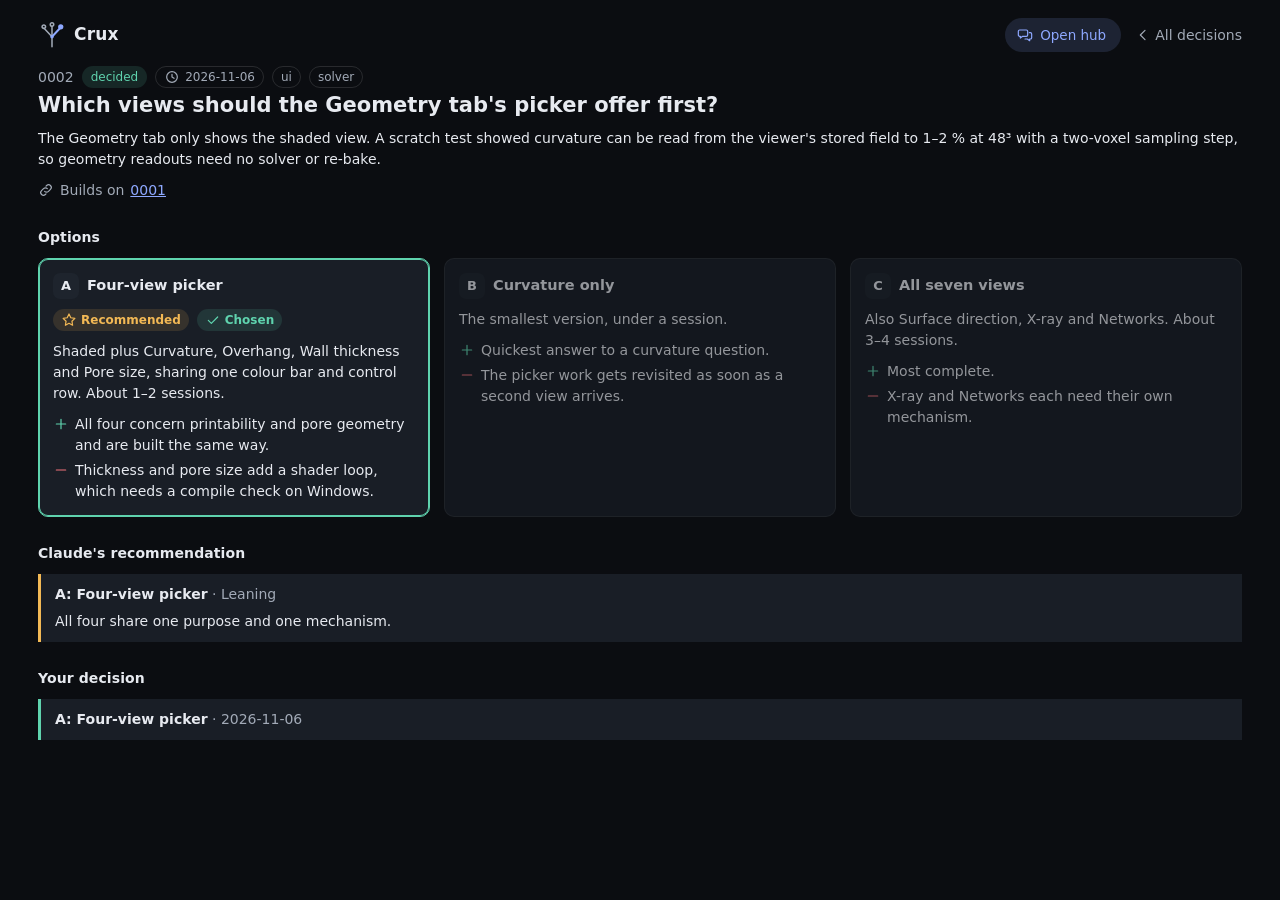
<file: .decisions/0002-geometry-view-picker-scope.html>
<!doctype html>
<html lang="en">
<head>
<meta charset="utf-8">
<meta name="viewport" content="width=device-width,initial-scale=1">
<link rel="icon" href="data:image/svg+xml,%3Csvg xmlns='http://www.w3.org/2000/svg' viewBox='0 0 48 48'%3E%3Cg fill='none' stroke='%23a2aab7' stroke-width='3' stroke-linecap='round'%3E%3Cpath d='M24 44V27M24 27L10 12M24 27V9'/%3E%3Ccircle cx='10' cy='10' r='3'/%3E%3Ccircle cx='24' cy='6' r='3'/%3E%3C/g%3E%3Cpath d='M24 27L38 12' stroke='%238ea8ff' stroke-width='4' stroke-linecap='round'/%3E%3Ccircle cx='39' cy='10' r='5' fill='%238ea8ff'/%3E%3Ccircle cx='24' cy='27' r='3.5' fill='%238ea8ff'/%3E%3C/svg%3E">
<title>Decision</title>
<style>
:root{--bg:#0b0d11;--panel:#10141a;--lane:#12161c;--surface:#191e26;--surface2:#1e242d;--raised:#1b2029;--line:rgba(255,255,255,.075);--line2:rgba(255,255,255,.12);--text:#e7eaf0;--muted:#a2aab7;--faint:#6c7584;--accent:#8ea8ff;--accent-ink:#0d1530;--accent-bg:rgba(142,168,255,.14);--good:#5fd3ae;--good-bg:rgba(95,211,174,.13);--warn:#f3b955;--warn-bg:rgba(243,185,85,.13);--bad:#f2727a;--bad-bg:rgba(242,114,122,.13);--chosen:#5fd3ae;--hist:#8792ad;--radius:10px;--font:"Segoe UI Variable Text","Segoe UI",Inter,system-ui,-apple-system,sans-serif;--mono:"Cascadia Mono",Consolas,ui-monospace,monospace;--good-fill:#5fd3ae;color-scheme:dark}
*{box-sizing:border-box}
html,body{margin:0;background:var(--bg);color:var(--text);font:14px/1.5 var(--font);overflow-wrap:anywhere;-webkit-font-smoothing:antialiased}
main{max-width:1240px;margin:0 auto;padding:18px 18px 48px}
h1{font-size:21px;font-weight:600;margin:4px 0 8px;line-height:1.3}
h2{font-size:14px;font-weight:600;margin:26px 0 10px;color:var(--text);letter-spacing:.1px}
h3{font-size:14.5px;font-weight:600;margin:0}
p{margin:0 0 10px}
a{color:var(--accent)}
.muted{color:var(--muted)}
.row{display:flex;flex-wrap:wrap;gap:8px;align-items:center}
.chip{display:inline-flex;align-items:center;gap:5px;font-size:12px;padding:1px 8px;border-radius:999px;background:transparent;color:var(--muted);border:1px solid var(--line2);white-space:nowrap}
.chip.open{background:var(--accent-bg);color:var(--accent);border-color:transparent}
.chip.decided{background:var(--good-bg);color:var(--good);border-color:transparent}
.chip.found{background:var(--warn-bg);color:var(--warn);border-color:transparent}
.chip.bad{background:var(--bad-bg);color:var(--bad);border-color:transparent}
.chip.superseded,.chip.rejected{text-decoration:line-through}
.icon{width:16px;height:16px;flex:none;stroke:currentColor;fill:none;stroke-width:1.8;stroke-linecap:round;stroke-linejoin:round;vertical-align:-3px}
.card{background:var(--surface);border:1px solid var(--line);border-radius:var(--radius);padding:14px;min-width:0}
.btn{font:inherit;font-size:13.5px;display:inline-flex;align-items:center;gap:7px;padding:6px 12px;border-radius:7px;border:1px solid var(--line2);background:transparent;color:var(--text);cursor:pointer}
.btn:hover{background:rgba(255,255,255,.05);border-color:rgba(255,255,255,.18)}
.btn.primary{background:var(--accent);border-color:transparent;color:var(--accent-ink);font-weight:600}
input,textarea{font:inherit;width:100%;max-width:100%;padding:8px 11px;border-radius:7px;border:1px solid var(--line2);background:var(--panel);color:var(--text)}
input::placeholder,textarea::placeholder{color:var(--faint)}
svg{max-width:100%}

.brand{display:flex;align-items:center;gap:8px;text-decoration:none;color:var(--text)}
.brand .mark{width:28px;height:28px;flex:none}
.brand b{font-size:17px;letter-spacing:.2px}

.options{display:grid;grid-template-columns:repeat(auto-fit,minmax(min(100%,270px),1fr));gap:14px}
.opt{display:flex;flex-direction:column;gap:10px}
.opt.is-rec{border-color:var(--warn)}
.opt.is-chosen{border-color:var(--chosen);box-shadow:inset 0 0 0 1px var(--chosen)}
.opt.is-dim{opacity:.62}
.letter{display:inline-grid;place-items:center;width:26px;height:26px;border-radius:7px;background:var(--surface2);font-weight:600;font-size:13px;flex:none}
.sketch{background:var(--surface2);border-radius:8px;padding:8px;color:var(--text);aspect-ratio:16/9;display:grid;place-items:center;overflow:hidden}
.sketch svg{width:100%;height:100%;display:block}
.pc{list-style:none;margin:0;padding:0;display:grid;gap:4px;font-size:14px}
.pc li{display:flex;gap:6px;align-items:flex-start}
.pc .icon{margin-top:2px}
.pro .icon{color:var(--good)}
.con .icon{color:var(--bad)}
.badge{display:inline-flex;align-items:center;gap:4px;font-size:12px;font-weight:600;padding:2px 8px;border-radius:999px}
.badge.rec{background:var(--warn-bg);color:var(--warn)}
.badge.ch{background:var(--good-bg);color:var(--good)}
.crit{display:grid;gap:10px}
.crit-row{display:grid;gap:6px}
.crit-name{font-weight:600;font-size:14px}
.crit-opts{display:flex;flex-wrap:wrap;gap:6px 14px}
.score{display:inline-flex;align-items:center;gap:6px;font-size:13px}
.pips{display:inline-flex;gap:3px}
.pip{width:10px;height:10px;border-radius:3px;background:var(--line)}
.pip.on{background:var(--accent)}
.score.is-chosen .pip.on{background:var(--chosen)}
.note{font-size:13px;color:var(--muted)}
.pick-opts{display:flex;flex-wrap:wrap;gap:8px;margin:8px 0 12px}
.pick-opts .btn[aria-pressed=true]{background:var(--accent-bg);border-color:var(--accent);color:var(--accent);font-weight:600}
.callout{border-left:3px solid var(--warn);padding:10px 14px;background:var(--surface);border-radius:0}
.callout.good{border-left-color:var(--chosen)}
.callout.bad{border-left-color:var(--bad)}
.toast{font-size:13px;color:var(--good);min-height:1.4em;margin-top:8px}
.err{font-size:13px;color:var(--bad);min-height:1.2em}
.sub{font-size:12px;font-weight:600;color:var(--muted);margin:2px 0 0}
.mini{list-style:none;margin:0;padding:0;display:grid;gap:3px;font-size:13.5px}
.mini li{display:flex;gap:6px;align-items:flex-start}
.mini .icon{width:14px;height:14px;margin-top:3px;color:var(--muted)}
.mini.risk .icon{color:var(--warn)}
.est{display:grid;gap:2px;font-size:13.5px}
.est .basis{font-size:12.5px;color:var(--muted)}
.ev{display:grid;gap:10px}
.ev-item{display:grid;gap:4px}
.ev-meta{display:flex;flex-wrap:wrap;gap:6px;align-items:center;font-size:13px}
.ev-meta a{display:inline-flex;gap:4px;align-items:center}
.code{font-family:var(--mono);font-size:13px;word-break:break-all;background:var(--surface2);padding:1px 6px;border-radius:5px}
.brief{display:grid;gap:14px}
.brief ol{margin:0;padding-left:20px;display:grid;gap:4px}
.reads{display:grid;gap:8px;margin:4px 0 12px}
.read{display:flex;gap:8px;align-items:flex-start;padding:9px 12px;border-radius:8px;background:var(--surface);border:1px solid var(--line);font-size:14px}
.read .icon{margin-top:2px}
.ok-read .icon{color:var(--good)}
.warn-read{border-color:var(--warn)}.warn-read .icon{color:var(--warn)}
.bad-read{border-color:var(--bad)}.bad-read .icon{color:var(--bad)}
.ruled{margin-top:12px}
.pics{display:grid;grid-template-columns:repeat(auto-fit,minmax(min(100%,320px),1fr));gap:14px}
.pic{margin:0;display:grid;gap:6px;min-width:0}
.pic a{display:block;border:1px solid var(--line);border-radius:8px;overflow:hidden;background:var(--surface2)}
.pic a:hover{border-color:var(--accent)}
.pic img{display:block;width:100%;height:auto;max-height:70vh;object-fit:contain}
.pic.small img{max-height:220px}
.pic figcaption{font-size:13px;color:var(--muted)}
.deep-chip{background:var(--accent-bg);color:var(--accent);border-color:transparent}
.hub-nav{display:flex;gap:8px;align-items:center}.hub-nav a{display:inline-flex;align-items:center;gap:7px;padding:6px 14px 6px 11px;border-radius:999px;border:1px solid var(--line2);background:var(--surface);color:var(--text);font-size:13.5px;font-weight:500;text-decoration:none;transition:border-color .15s,background .15s,color .15s}.hub-nav a[hidden]{display:none}.hub-nav a svg{width:16px;height:16px;fill:none;stroke:var(--accent);stroke-width:1.8;stroke-linecap:round;stroke-linejoin:round}.hub-nav a:hover{border-color:var(--accent);background:var(--accent-bg);color:var(--accent)}.hub-nav a.hub{background:var(--accent-bg);border-color:transparent;color:var(--accent)}.hub-nav a.hub:hover{border-color:var(--accent)}
</style>
</head>
<body>
<main id="app"></main>
<script id="data" type="application/json">{"id":2,"slug":"geometry-view-picker-scope","title":"Which views should the Geometry tab's picker offer first?","date":"2026-11-06","mode":"quick","lenses":["ui","solver"],"status":"decided","context":"The Geometry tab only shows the shaded view. A scratch test showed curvature can be read from the viewer's stored field to 1–2 % at 48³ with a two-voxel sampling step, so geometry readouts need no solver or re-bake.","depends_on":[1],"conflicts":[],"options":[{"key":"A","name":"Four-view picker","summary":"Shaded plus Curvature, Overhang, Wall thickness and Pore size, sharing one colour bar and control row. About 1–2 sessions.","pros":["All four concern printability and pore geometry and are built the same way."],"cons":["Thickness and pore size add a shader loop, which needs a compile check on Windows."],"source":"claude"},{"key":"B","name":"Curvature only","summary":"The smallest version, under a session.","pros":["Quickest answer to a curvature question."],"cons":["The picker work gets revisited as soon as a second view arrives."],"source":"claude"},{"key":"C","name":"All seven views","summary":"Also Surface direction, X-ray and Networks. About 3–4 sessions.","pros":["Most complete."],"cons":["X-ray and Networks each need their own mechanism."],"source":"claude"}],"recommended":"A","recommendation":"All four share one purpose and one mechanism.","confidence":"lean","chosen":"A","reason":"","decided_on":"2026-11-06","superseded_by":null,"challenge":null,"settles":[{"key":"curvature sign","value":"positive = convex solid, outward normal out of the solid"}],"_file":"0002-geometry-view-picker-scope.html","_links":{"1":"0001-next-up-after-v0-34.html","2":"0002-geometry-view-picker-scope.html","3":"0003-hx1-reaching-reynolds.html","4":"0004-hx1-results-storage.html","5":"0005-hx1-default-run.html"},"_images":[]}</script>
<script>
const D = JSON.parse(document.getElementById('data').textContent);
const I = {
  star:'<svg class="icon" viewBox="0 0 24 24"><path d="M12 3l2.7 5.6 6.1.9-4.4 4.3 1 6.1L12 17l-5.4 2.9 1-6.1-4.4-4.3 6.1-.9z"/></svg>',
  check:'<svg class="icon" viewBox="0 0 24 24"><path d="M5 12.5l4.5 4.5L19 7.5"/></svg>',
  plus:'<svg class="icon" viewBox="0 0 24 24"><path d="M12 5v14M5 12h14"/></svg>',
  minus:'<svg class="icon" viewBox="0 0 24 24"><path d="M5 12h14"/></svg>',
  back:'<svg class="icon" viewBox="0 0 24 24"><path d="M15 5l-7 7 7 7"/></svg>',
  copy:'<svg class="icon" viewBox="0 0 24 24"><rect x="8" y="8" width="12" height="12" rx="2"/><path d="M16 8V5a1 1 0 0 0-1-1H5a1 1 0 0 0-1 1v10a1 1 0 0 0 1 1h3"/></svg>',
  link:'<svg class="icon" viewBox="0 0 24 24"><path d="M10 14a4 4 0 0 0 5.7 0l3-3a4 4 0 0 0-5.7-5.7l-1 1"/><path d="M14 10a4 4 0 0 0-5.7 0l-3 3a4 4 0 0 0 5.7 5.7l1-1"/></svg>',
  alert:'<svg class="icon" viewBox="0 0 24 24"><path d="M12 4l9 16H3z"/><path d="M12 10v4M12 17.5v.01"/></svg>',
  dot:'<svg class="icon" viewBox="0 0 24 24"><circle cx="12" cy="12" r="3"/></svg>',
  book:'<svg class="icon" viewBox="0 0 24 24"><path d="M5 4h9a4 4 0 0 1 4 4v12H9a4 4 0 0 1-4-4z"/><path d="M5 16a4 4 0 0 1 4-4h9"/></svg>',
  brain:'<svg class="icon" viewBox="0 0 24 24"><path d="M12 5a3 3 0 0 0-6 1 3 3 0 0 0-1 5 3 3 0 0 0 2 5 3 3 0 0 0 5 2z"/><path d="M12 5a3 3 0 0 1 6 1 3 3 0 0 1 1 5 3 3 0 0 1-2 5 3 3 0 0 1-5 2"/></svg>',
  edit:'<svg class="icon" viewBox="0 0 24 24"><path d="M4 20h4L19 9l-4-4L4 16z"/><path d="M13.5 6.5l4 4"/></svg>',
  clock:'<svg class="icon" viewBox="0 0 24 24"><circle cx="12" cy="12" r="8"/><path d="M12 8v4l3 2"/></svg>'
};
const esc = s => String(s ?? '').replace(/[&<>"]/g, c => ({'&':'&amp;','<':'&lt;','>':'&gt;','"':'&quot;'}[c]));
const pad = n => String(n).padStart(4, '0');
const conf = {strong:'Strong recommendation', lean:'Leaning', 'toss-up':'Toss-up'};
document.title = `${pad(D.id)} ${D.title} · Crux`;
const opts = D.options || [];
const decided = D.status === 'decided' && D.chosen;

function refLinks(list){
  return (list || []).map(n => `<a href="${esc(fileOf(n))}">${pad(n)}</a>`).join(', ');
}
function fileOf(n){ return (D._links || {})[n] || 'index.html'; }

let h = `<div class="row" style="justify-content:space-between"><a class="brand" href="index.html"><svg class="mark" viewBox="0 0 48 48" aria-hidden="true"><g fill="none" stroke="var(--muted)" stroke-width="2.6" stroke-linecap="round" stroke-linejoin="round"><path d="M24 44V27M24 27L10 12M24 27V9"/><circle cx="10" cy="10" r="3"/><circle cx="24" cy="6" r="3"/></g><path d="M24 27L38 12" stroke="var(--accent)" stroke-width="3.4" stroke-linecap="round"/><circle cx="39" cy="10" r="4.5" fill="var(--accent)"/><circle cx="24" cy="27" r="3" fill="var(--accent)"/></svg><b>Crux</b></a><span class="row" style="gap:14px"><nav class="hub-nav"><a id="hub-link" class="hub" hidden href="http://localhost:4747/" title="Back to the Crux hub"><svg viewBox="0 0 24 24" aria-hidden="true"><path d="M4 4.5h10a2 2 0 0 1 2 2v5.5a2 2 0 0 1-2 2H8.5L5 16.5V14H4a2 2 0 0 1-2-2V6.5a2 2 0 0 1 2-2z"/><path d="M18.5 8.5H20a2 2 0 0 1 2 2V16a2 2 0 0 1-2 2h-1v2.5L15.5 18H12"/></svg>Open hub</a></nav><a class="row muted" href="index.html" style="gap:4px;text-decoration:none;font-size:14px">${I.back}All decisions</a></span></div>`;
h += `<div class="row" style="margin-top:14px"><span class="muted">${pad(D.id)}</span><span class="chip ${esc(D.status)}">${esc(D.status)}</span><span class="chip">${I.clock}${esc(D.date)}</span>${(D.lenses||[]).map(l=>`<span class="chip">${esc(l)}</span>`).join('')}${D.deep?'<span class="chip deep-chip">deep</span>':''}</div>`;
h += `<h1>${esc(D.title)}</h1><p>${esc(D.context)}</p>`;
if ((D.depends_on||[]).length) h += `<p class="muted row" style="gap:6px">${I.link}Builds on ${refLinks(D.depends_on)}</p>`;
if ((D.conflicts||[]).length) h += `<div class="callout bad"><b>Conflicts with active decision ${refLinks(D.conflicts)}.</b> Picking against it means superseding that decision.</div>`;
if (D.deliberate || D.holding_up || D.open_item){
  const dl = {yes:'Deliberate', likely:'Likely deliberate', unclear:'Unclear, may be accidental'}[D.deliberate] || '';
  h += `<div class="reads">
    ${D.open_item?`<div class="read bad-read">${I.alert}<div><b>Open item in the repo's own log.</b> Confirming this finding closes it.</div></div>`:''}
    ${dl?`<div class="read">${I.check}<div><b>${esc(dl)}</b></div></div>`:''}
    ${D.holding_up?`<div class="read ${D.holding_up==='strained'?'warn-read':'ok-read'}">${D.holding_up==='strained'?I.alert:I.check}<div><b>${D.holding_up==='strained'?'Strained':'Holding up'}</b>${D.strain?`<div>${esc(D.strain)}</div>`:''}</div></div>`:''}
  </div>`;
}
if (D.status === 'parked'){
  const rv = D.revisit || {}; const due = rv.date && rv.date <= new Date().toISOString().slice(0,10);
  h += `<div class="read ${due?'warn-read':''}" style="margin:4px 0 12px">${I.clock}<div><b>${due?'Parked, revisit is due':'Parked'}</b><div>${rv.date?`Come back on ${esc(rv.date)}`:''}${rv.date&&rv.trigger?', or ':''}${rv.trigger?`Come back ${esc(rv.trigger)}`:''}</div></div></div>`;
}
if ((D.log_refs||[]).length) h += `<p class="muted row" style="gap:6px">${I.book}Also in the repo's log: ${D.log_refs.map(r=>`<span class="code">${esc(r.file)}</span> ${esc(r.entry||'')}`).join(', ')}</p>`;
if (D.status === 'superseded' && D.superseded_by) h += `<div class="callout bad">Replaced by decision ${refLinks([D.superseded_by])}.</div>`;

// Decision 43: pictures stored with the record (images/...), shared ones before the options, the rest in their option.
const pics = D._images || [], optKeys = new Set(opts.map(o => o.key));
const fig = (i, small) => `<figure class="pic${small?' small':''}"><a href="${esc(i.file)}" target="_blank" rel="noopener" title="Open the full picture"><img src="${esc(i.file)}" alt="${esc(i.caption||'Picture')}" loading="lazy"></a>${i.caption?`<figcaption>${esc(i.caption)}</figcaption>`:''}</figure>`;
const sharedPics = pics.filter(i => !optKeys.has(i.option));
if (sharedPics.length) h += `<h2>Pictures</h2><div class="pics">${sharedPics.map(i => fig(i)).join('')}</div>`;
h += `<h2>Options</h2><div class="options">`;
for (const o of opts){
  const rec = o.key === D.recommended, ch = decided && o.key === D.chosen;
  h += `<article class="card opt${rec?' is-rec':''}${ch?' is-chosen':''}${decided&&!ch?' is-dim':''}" id="opt-${esc(o.key)}">
    <div class="row"><span class="letter">${esc(o.key)}</span><h3 style="flex:1;min-width:0">${esc(o.name)}</h3></div>
    ${(rec||ch||o.source==='human')?`<div class="row">${rec?`<span class="badge rec">${I.star}${(D.status==='found'||D.deliberate)?'In the code now':'Recommended'}</span>`:''}${ch?`<span class="badge ch">${I.check}Chosen</span>`:''}${o.source==='human'?'<span class="chip">Your option</span>':''}</div>`:''}
    ${o.sketch?`<div class="sketch">${o.sketch}</div>`:''}
    <p style="margin:0">${esc(o.summary)}</p>
    ${pics.filter(i => i.option === o.key).map(i => fig(i, true)).join('')}
    <ul class="pc">${(o.pros||[]).map(p=>`<li class="pro">${I.plus}<span>${esc(p)}</span></li>`).join('')}${(o.cons||[]).map(c=>`<li class="con">${I.minus}<span>${esc(c)}</span></li>`).join('')}</ul>
    ${o.effort?`<p class="note" style="margin:0">Effort: ${esc(o.effort)}</p>`:''}
    ${(o.assumptions||[]).length?`<div class="sub">Assumes</div><ul class="mini">${o.assumptions.map(a=>`<li>${I.dot}<span>${esc(a)}</span></li>`).join('')}</ul>`:''}
    ${(o.risks||[]).length?`<div class="sub">Risks</div><ul class="mini risk">${o.risks.map(r=>`<li>${I.alert}<span>${esc(r)}</span></li>`).join('')}</ul>`:''}
    ${(o.estimates||[]).length?`<div class="sub">Estimates</div><div class="est">${o.estimates.map(e=>`<div><b>${esc(e.what)}:</b> ${esc(e.value)}${e.basis?`<div class="basis">Basis: ${esc(e.basis)}</div>`:''}</div>`).join('')}</div>`:''}
  </article>`;
}
h += `</div>`;
if ((D.ruled_out||[]).length) h += `<div class="ruled"><div class="sub">Ruled out</div><ul class="mini">${D.ruled_out.map(r=>`<li>${I.minus}<span>${esc(r.option)} <span class="muted">· ${esc(r.by)}</span></span></li>`).join('')}</ul></div>`;

if ((D.criteria||[]).length){
  h += `<h2>How they compare</h2><div class="card crit">`;
  for (const c of D.criteria){
    h += `<div class="crit-row"><div class="crit-name">${esc(c.name)}</div><div class="crit-opts">`;
    for (const o of opts){
      const s = (c.scores||{})[o.key];
      if (s == null) continue;
      h += `<span class="score${decided&&o.key===D.chosen?' is-chosen':''}"><span class="letter" style="width:22px;height:22px;font-size:12px">${esc(o.key)}</span><span class="pips">${[1,2,3].map(i=>`<span class="pip${i<=s?' on':''}"></span>`).join('')}</span></span>`;
    }
    h += `</div>${c.note?`<div class="note">${esc(c.note)}</div>`:''}</div>`;
  }
  h += `</div>`;
}

if ((D.evidence||[]).length){
  h += `<h2>Evidence</h2><div class="card ev">${D.evidence.map(e=>`<div class="ev-item"><div>${esc(e.claim)}</div><div class="ev-meta">${(e.options||[]).map(k=>`<span class="letter" style="width:20px;height:20px;font-size:11px">${esc(k)}</span>`).join('')}${e.judgment||!e.url?`<span class="chip">${I.brain}Claude's judgment</span>`:`<a href="${esc(e.url)}" target="_blank" rel="noopener">${I.book}${esc(e.source||e.url)}</a>`}</div></div>`).join('')}</div>`;
}

if (D.recommended){
  const ro = opts.find(o=>o.key===D.recommended);
  const isFinding = D.status === 'found' || D.deliberate;
  h += `<h2>${isFinding?'Evidence in the code':"Claude's recommendation"}</h2><div class="callout"><b>${esc(D.recommended)}${ro?': '+esc(ro.name):''}</b>${!isFinding && D.confidence?` <span class="muted">· ${esc(conf[D.confidence]||D.confidence)}</span>`:''}<p style="margin:6px 0 0">${esc(D.recommendation)}</p>${D.change_mind?`<p style="margin:8px 0 0"><span class="muted">What would change this:</span> ${esc(D.change_mind)}</p>`:''}</div>`;
}

if (D.challenge) h += `<h2>The case against the pick</h2><div class="callout bad"><p style="margin:0">${esc(D.challenge)}</p></div>`;

if (decided){
  const co = opts.find(o=>o.key===D.chosen);
  h += `<h2>Your decision</h2><div class="callout good"><b>${esc(D.chosen)}${co?': '+esc(co.name):''}</b>${D.decided_on?` <span class="muted">· ${esc(D.decided_on)}</span>`:''}${D.reason?`<p style="margin:6px 0 0">${esc(D.reason)}</p>`:''}</div>`;
  const B = D.brief;
  if (B){
    const list = (t, arr, ordered) => (arr||[]).length ? `<div><div class="sub">${t}</div>${ordered?`<ol>${arr.map(x=>`<li>${esc(x)}</li>`).join('')}</ol>`:`<ul class="mini">${arr.map(x=>`<li>${I.dot}<span>${esc(x)}</span></li>`).join('')}</ul>`}</div>` : '';
    h += `<h2>Build brief</h2><div class="card brief">
      ${(B.files||[]).length?`<div><div class="sub">Files</div><ul class="mini">${B.files.map(f=>`<li>${I.dot}<span><span class="code">${esc(f.path)}</span> ${esc(f.change)}</span></li>`).join('')}</ul></div>`:''}
      ${list('Steps', B.steps, true)}${list('Done when', B.done_when)}${list('Validation', B.validation)}${list('Avoid', B.avoid)}
    </div>`;
  }
} else if (D.status === 'rejected'){
  h += `<h2>Dropped</h2><div class="callout bad">${D.reason?`<p style="margin:0">${esc(D.reason)}</p>`:'<p style="margin:0" class="muted">No reason given.</p>'}</div>`;
} else if (D.status === 'found'){
  h += `<h2>Review this finding</h2><div class="card">
    <div class="pick-opts" role="group" aria-label="Review">
      <button class="btn" data-act="confirm" aria-pressed="false">${I.check}Confirm</button>
      <button class="btn" data-act="reject" aria-pressed="false">${I.minus}Reject</button>
      <button class="btn" data-act="edit" aria-pressed="false">${I.edit}Edit</button>
    </div>
    <label class="note" for="why" id="whyLabel">Note (optional)</label>
    <textarea id="why" rows="2" placeholder="Anything to add, such as why it was done this way"></textarea>
    <div class="err" id="err"></div>
    <div class="row" style="margin-top:4px"><button class="btn primary" id="copyReview">${I.copy}Copy for Claude</button></div>
    <div class="toast" id="toast"></div>
    <p class="note" style="margin:6px 0 0">Paste the copied line into Claude, or reply there with several at once, such as "confirm 3, 5; reject 4".</p>
  </div>`;
} else if (D.status === 'open'){
  h += `<h2>Make the call</h2><div class="card">
    <div class="pick-opts" role="group" aria-label="Options">${opts.map(o=>`<button class="btn" data-k="${esc(o.key)}" aria-pressed="false">${esc(o.key)}: ${esc(o.name)}</button>`).join('')}</div>
    <div class="pick-opts" role="group" aria-label="Or set it aside" style="margin-top:-4px"><span class="note" style="align-self:center">Or</span><button class="btn" data-k="park" aria-pressed="false">${I.clock}Park it</button><button class="btn" data-k="drop" aria-pressed="false">${I.minus}Drop it</button></div>
    <label class="note" for="why" id="pickLabel">Your reason (optional)</label>
    <textarea id="why" rows="2" placeholder="Why this one, in a sentence"></textarea>
    <div class="err" id="err"></div>
    <div class="row" style="margin-top:4px"><button class="btn primary" id="copy">${I.copy}Copy pick for Claude</button></div>
    <div class="toast" id="toast"></div>
    <p class="note" style="margin:6px 0 0">Paste the copied line into Claude, or just type the letter there.</p>
  </div>`;
}
document.getElementById('app').innerHTML = h;

let pick = null;
document.querySelectorAll('.pick-opts .btn').forEach(b => b.addEventListener('click', () => {
  pick = b.dataset.k;
  document.querySelectorAll('.pick-opts .btn').forEach(x => x.setAttribute('aria-pressed', x === b));
  const pl = document.getElementById('pickLabel');
  if (pl) pl.textContent = pick === 'park' ? 'When to come back: a date or a trigger (required)' : pick === 'drop' ? 'Why not (optional)' : 'Your reason (optional)';
  document.getElementById('err').textContent = '';
}));
const copyBtn = document.getElementById('copy');
if (copyBtn) copyBtn.addEventListener('click', async () => {
  if (!pick){ document.getElementById('err').textContent = 'Choose an option first'; return; }
  const why = document.getElementById('why').value.trim();
  if (pick === 'park' && !why){ document.getElementById('err').textContent = 'Say when to come back to it'; return; }
  const line = pick === 'park' ? `Decision ${pad(D.id)}: park, revisit ${why}`
    : pick === 'drop' ? `Decision ${pad(D.id)}: drop.` + (why ? ` Reason: ${why}` : '')
    : `Decision ${pad(D.id)}: pick ${pick}.` + (why ? ` Reason: ${why}` : '');
  try { await navigator.clipboard.writeText(line); document.getElementById('toast').textContent = 'Copied. Paste it into Claude.'; }
  catch(e){ const t = document.getElementById('why'); t.value = line; t.select(); document.getElementById('toast').textContent = 'Copy was blocked; the line is selected in the box above.'; }
});
let act = null;
document.querySelectorAll('[data-act]').forEach(b => b.addEventListener('click', () => {
  act = b.dataset.act;
  document.querySelectorAll('[data-act]').forEach(x => x.setAttribute('aria-pressed', x === b));
  document.getElementById('whyLabel').textContent = act === 'edit' ? 'What should change (required)' : 'Note (optional)';
  document.getElementById('err').textContent = '';
}));
const rev = document.getElementById('copyReview');
if (rev) rev.addEventListener('click', async () => {
  const why = document.getElementById('why').value.trim();
  if (!act){ document.getElementById('err').textContent = 'Choose confirm, reject or edit first'; return; }
  if (act === 'edit' && !why){ document.getElementById('err').textContent = 'Say what should change'; return; }
  const line = `Decision ${pad(D.id)}: ${act}` + (why ? `: ${why}` : '.');
  try { await navigator.clipboard.writeText(line); document.getElementById('toast').textContent = 'Copied. Paste it into Claude.'; }
  catch(e){ const t = document.getElementById('why'); t.value = line; t.select(); document.getElementById('toast').textContent = 'Copy was blocked; the line is selected in the box above.'; }
});
document.getElementById('why')?.addEventListener('input', () => document.getElementById('err').textContent = '');
</script>
<script>
// Links to the Crux hub: shown when the page comes from the hub, or when a running hub answers on this machine.
(() => {
  const show = (id, href) => { const a = document.getElementById(id); if (a) { if (href) a.href = href; a.hidden = false; } };
  if (location.protocol !== 'file:') { show('hub-link', '/'); show('all-link', '/all'); return; }
  fetch('http://localhost:4747/api/ping').then(r => { if (r.ok) show('hub-link'); }).catch(() => {});
})();
</script>
</body>
</html>
</file>
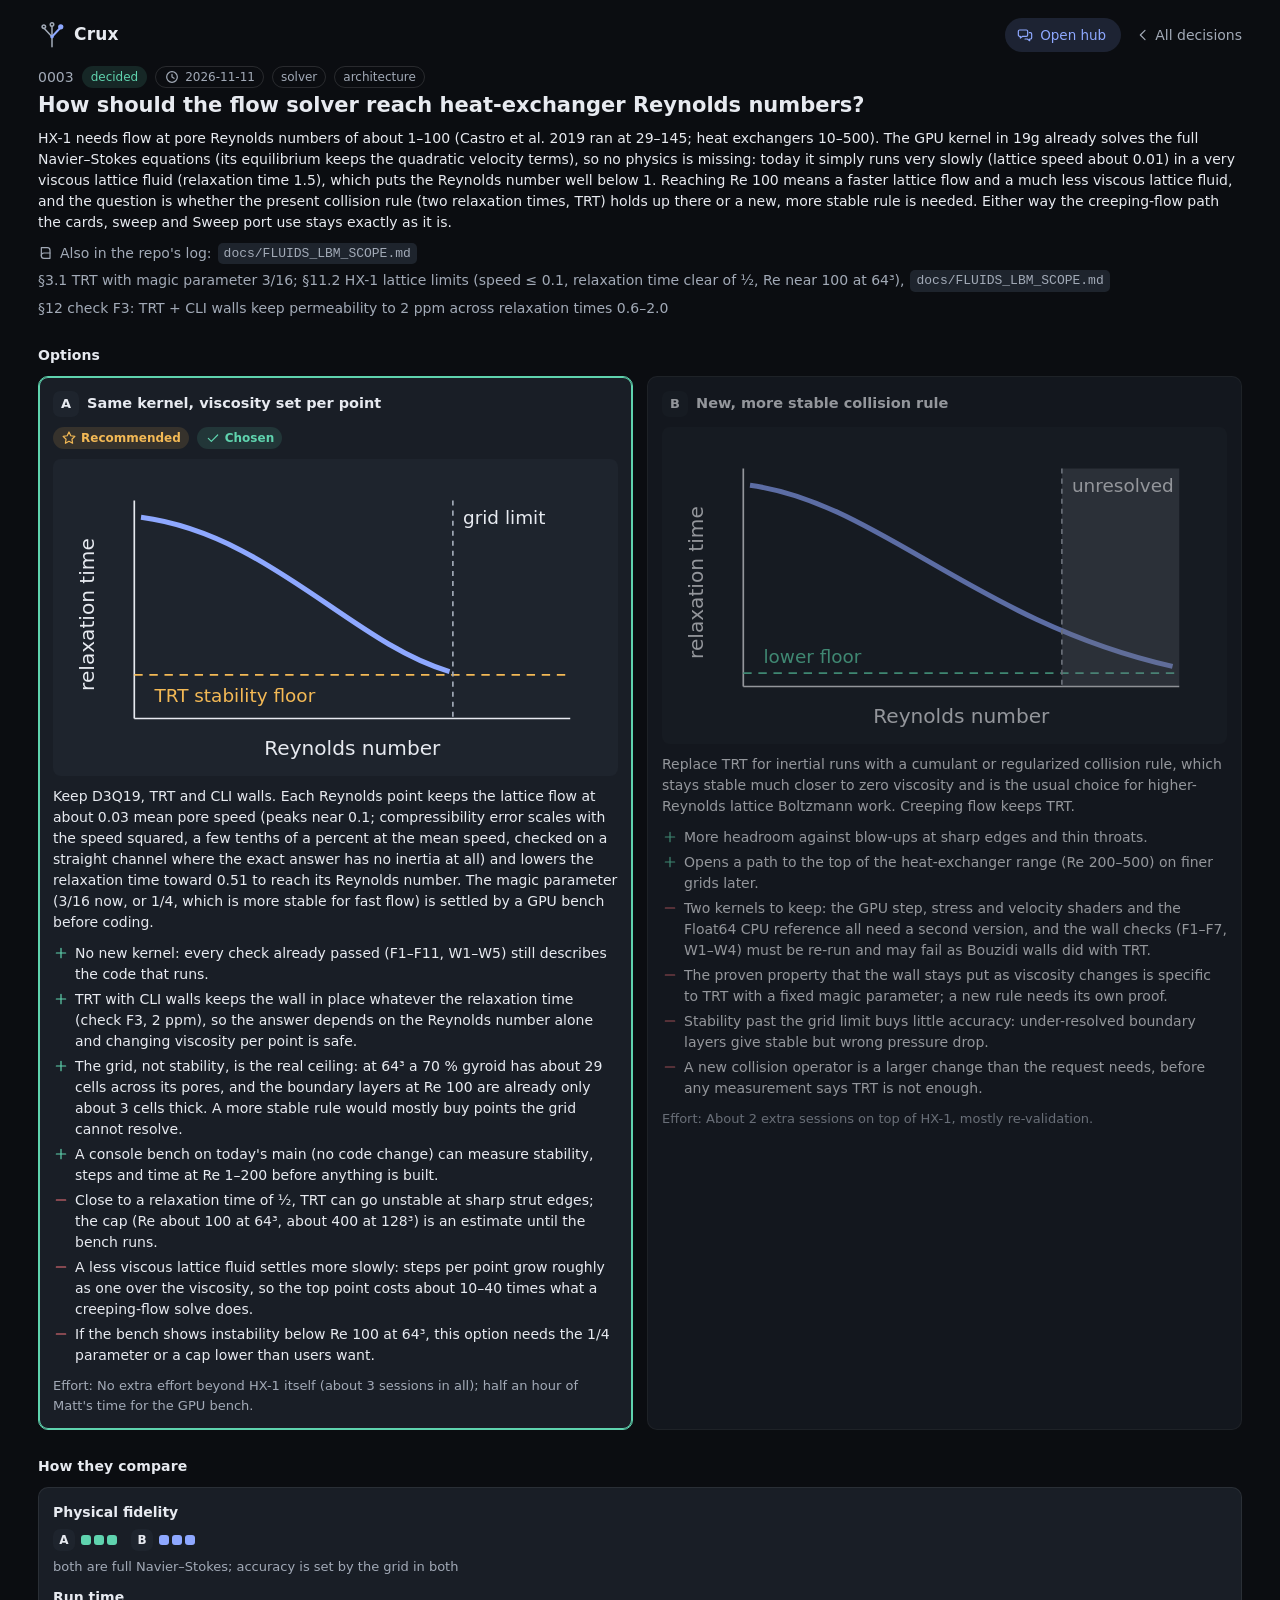
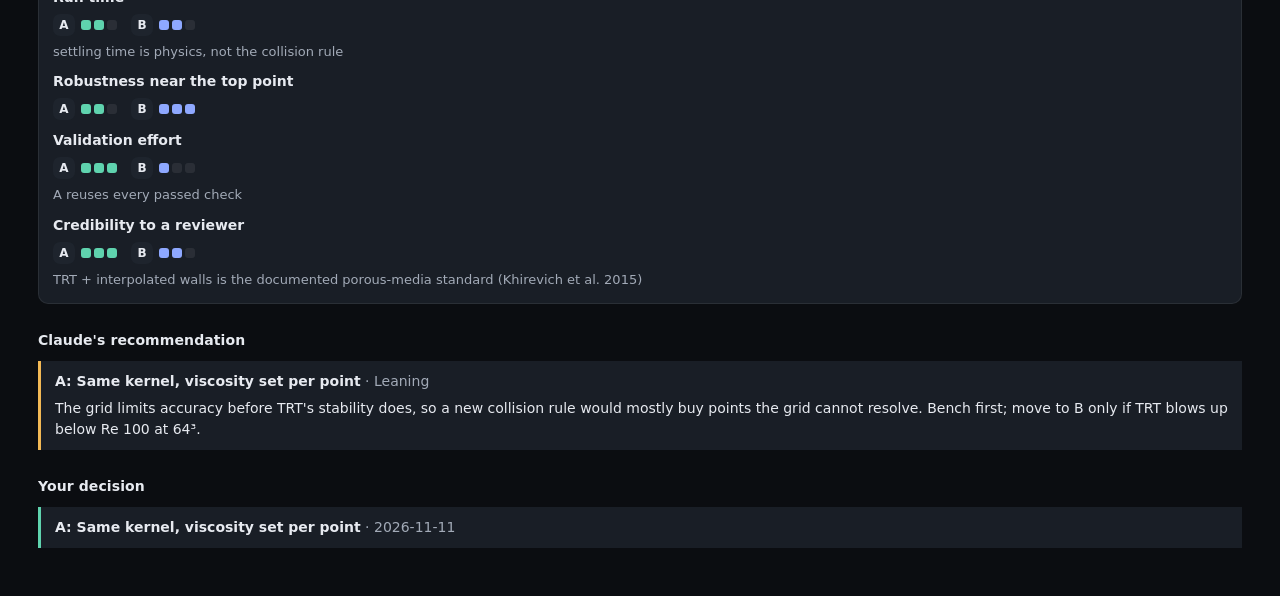
<file: .decisions/0003-hx1-reaching-reynolds.html>
<!doctype html>
<html lang="en">
<head>
<meta charset="utf-8">
<meta name="viewport" content="width=device-width,initial-scale=1">
<link rel="icon" href="data:image/svg+xml,%3Csvg xmlns='http://www.w3.org/2000/svg' viewBox='0 0 48 48'%3E%3Cg fill='none' stroke='%23a2aab7' stroke-width='3' stroke-linecap='round'%3E%3Cpath d='M24 44V27M24 27L10 12M24 27V9'/%3E%3Ccircle cx='10' cy='10' r='3'/%3E%3Ccircle cx='24' cy='6' r='3'/%3E%3C/g%3E%3Cpath d='M24 27L38 12' stroke='%238ea8ff' stroke-width='4' stroke-linecap='round'/%3E%3Ccircle cx='39' cy='10' r='5' fill='%238ea8ff'/%3E%3Ccircle cx='24' cy='27' r='3.5' fill='%238ea8ff'/%3E%3C/svg%3E">
<title>Decision</title>
<style>
:root{--bg:#0b0d11;--panel:#10141a;--lane:#12161c;--surface:#191e26;--surface2:#1e242d;--raised:#1b2029;--line:rgba(255,255,255,.075);--line2:rgba(255,255,255,.12);--text:#e7eaf0;--muted:#a2aab7;--faint:#6c7584;--accent:#8ea8ff;--accent-ink:#0d1530;--accent-bg:rgba(142,168,255,.14);--good:#5fd3ae;--good-bg:rgba(95,211,174,.13);--warn:#f3b955;--warn-bg:rgba(243,185,85,.13);--bad:#f2727a;--bad-bg:rgba(242,114,122,.13);--chosen:#5fd3ae;--hist:#8792ad;--radius:10px;--font:"Segoe UI Variable Text","Segoe UI",Inter,system-ui,-apple-system,sans-serif;--mono:"Cascadia Mono",Consolas,ui-monospace,monospace;--good-fill:#5fd3ae;color-scheme:dark}
*{box-sizing:border-box}
html,body{margin:0;background:var(--bg);color:var(--text);font:14px/1.5 var(--font);overflow-wrap:anywhere;-webkit-font-smoothing:antialiased}
main{max-width:1240px;margin:0 auto;padding:18px 18px 48px}
h1{font-size:21px;font-weight:600;margin:4px 0 8px;line-height:1.3}
h2{font-size:14px;font-weight:600;margin:26px 0 10px;color:var(--text);letter-spacing:.1px}
h3{font-size:14.5px;font-weight:600;margin:0}
p{margin:0 0 10px}
a{color:var(--accent)}
.muted{color:var(--muted)}
.row{display:flex;flex-wrap:wrap;gap:8px;align-items:center}
.chip{display:inline-flex;align-items:center;gap:5px;font-size:12px;padding:1px 8px;border-radius:999px;background:transparent;color:var(--muted);border:1px solid var(--line2);white-space:nowrap}
.chip.open{background:var(--accent-bg);color:var(--accent);border-color:transparent}
.chip.decided{background:var(--good-bg);color:var(--good);border-color:transparent}
.chip.found{background:var(--warn-bg);color:var(--warn);border-color:transparent}
.chip.bad{background:var(--bad-bg);color:var(--bad);border-color:transparent}
.chip.superseded,.chip.rejected{text-decoration:line-through}
.icon{width:16px;height:16px;flex:none;stroke:currentColor;fill:none;stroke-width:1.8;stroke-linecap:round;stroke-linejoin:round;vertical-align:-3px}
.card{background:var(--surface);border:1px solid var(--line);border-radius:var(--radius);padding:14px;min-width:0}
.btn{font:inherit;font-size:13.5px;display:inline-flex;align-items:center;gap:7px;padding:6px 12px;border-radius:7px;border:1px solid var(--line2);background:transparent;color:var(--text);cursor:pointer}
.btn:hover{background:rgba(255,255,255,.05);border-color:rgba(255,255,255,.18)}
.btn.primary{background:var(--accent);border-color:transparent;color:var(--accent-ink);font-weight:600}
input,textarea{font:inherit;width:100%;max-width:100%;padding:8px 11px;border-radius:7px;border:1px solid var(--line2);background:var(--panel);color:var(--text)}
input::placeholder,textarea::placeholder{color:var(--faint)}
svg{max-width:100%}

.brand{display:flex;align-items:center;gap:8px;text-decoration:none;color:var(--text)}
.brand .mark{width:28px;height:28px;flex:none}
.brand b{font-size:17px;letter-spacing:.2px}

.options{display:grid;grid-template-columns:repeat(auto-fit,minmax(min(100%,270px),1fr));gap:14px}
.opt{display:flex;flex-direction:column;gap:10px}
.opt.is-rec{border-color:var(--warn)}
.opt.is-chosen{border-color:var(--chosen);box-shadow:inset 0 0 0 1px var(--chosen)}
.opt.is-dim{opacity:.62}
.letter{display:inline-grid;place-items:center;width:26px;height:26px;border-radius:7px;background:var(--surface2);font-weight:600;font-size:13px;flex:none}
.sketch{background:var(--surface2);border-radius:8px;padding:8px;color:var(--text);aspect-ratio:16/9;display:grid;place-items:center;overflow:hidden}
.sketch svg{width:100%;height:100%;display:block}
.pc{list-style:none;margin:0;padding:0;display:grid;gap:4px;font-size:14px}
.pc li{display:flex;gap:6px;align-items:flex-start}
.pc .icon{margin-top:2px}
.pro .icon{color:var(--good)}
.con .icon{color:var(--bad)}
.badge{display:inline-flex;align-items:center;gap:4px;font-size:12px;font-weight:600;padding:2px 8px;border-radius:999px}
.badge.rec{background:var(--warn-bg);color:var(--warn)}
.badge.ch{background:var(--good-bg);color:var(--good)}
.crit{display:grid;gap:10px}
.crit-row{display:grid;gap:6px}
.crit-name{font-weight:600;font-size:14px}
.crit-opts{display:flex;flex-wrap:wrap;gap:6px 14px}
.score{display:inline-flex;align-items:center;gap:6px;font-size:13px}
.pips{display:inline-flex;gap:3px}
.pip{width:10px;height:10px;border-radius:3px;background:var(--line)}
.pip.on{background:var(--accent)}
.score.is-chosen .pip.on{background:var(--chosen)}
.note{font-size:13px;color:var(--muted)}
.pick-opts{display:flex;flex-wrap:wrap;gap:8px;margin:8px 0 12px}
.pick-opts .btn[aria-pressed=true]{background:var(--accent-bg);border-color:var(--accent);color:var(--accent);font-weight:600}
.callout{border-left:3px solid var(--warn);padding:10px 14px;background:var(--surface);border-radius:0}
.callout.good{border-left-color:var(--chosen)}
.callout.bad{border-left-color:var(--bad)}
.toast{font-size:13px;color:var(--good);min-height:1.4em;margin-top:8px}
.err{font-size:13px;color:var(--bad);min-height:1.2em}
.sub{font-size:12px;font-weight:600;color:var(--muted);margin:2px 0 0}
.mini{list-style:none;margin:0;padding:0;display:grid;gap:3px;font-size:13.5px}
.mini li{display:flex;gap:6px;align-items:flex-start}
.mini .icon{width:14px;height:14px;margin-top:3px;color:var(--muted)}
.mini.risk .icon{color:var(--warn)}
.est{display:grid;gap:2px;font-size:13.5px}
.est .basis{font-size:12.5px;color:var(--muted)}
.ev{display:grid;gap:10px}
.ev-item{display:grid;gap:4px}
.ev-meta{display:flex;flex-wrap:wrap;gap:6px;align-items:center;font-size:13px}
.ev-meta a{display:inline-flex;gap:4px;align-items:center}
.code{font-family:var(--mono);font-size:13px;word-break:break-all;background:var(--surface2);padding:1px 6px;border-radius:5px}
.brief{display:grid;gap:14px}
.brief ol{margin:0;padding-left:20px;display:grid;gap:4px}
.reads{display:grid;gap:8px;margin:4px 0 12px}
.read{display:flex;gap:8px;align-items:flex-start;padding:9px 12px;border-radius:8px;background:var(--surface);border:1px solid var(--line);font-size:14px}
.read .icon{margin-top:2px}
.ok-read .icon{color:var(--good)}
.warn-read{border-color:var(--warn)}.warn-read .icon{color:var(--warn)}
.bad-read{border-color:var(--bad)}.bad-read .icon{color:var(--bad)}
.ruled{margin-top:12px}
.pics{display:grid;grid-template-columns:repeat(auto-fit,minmax(min(100%,320px),1fr));gap:14px}
.pic{margin:0;display:grid;gap:6px;min-width:0}
.pic a{display:block;border:1px solid var(--line);border-radius:8px;overflow:hidden;background:var(--surface2)}
.pic a:hover{border-color:var(--accent)}
.pic img{display:block;width:100%;height:auto;max-height:70vh;object-fit:contain}
.pic.small img{max-height:220px}
.pic figcaption{font-size:13px;color:var(--muted)}
.deep-chip{background:var(--accent-bg);color:var(--accent);border-color:transparent}
.hub-nav{display:flex;gap:8px;align-items:center}.hub-nav a{display:inline-flex;align-items:center;gap:7px;padding:6px 14px 6px 11px;border-radius:999px;border:1px solid var(--line2);background:var(--surface);color:var(--text);font-size:13.5px;font-weight:500;text-decoration:none;transition:border-color .15s,background .15s,color .15s}.hub-nav a[hidden]{display:none}.hub-nav a svg{width:16px;height:16px;fill:none;stroke:var(--accent);stroke-width:1.8;stroke-linecap:round;stroke-linejoin:round}.hub-nav a:hover{border-color:var(--accent);background:var(--accent-bg);color:var(--accent)}.hub-nav a.hub{background:var(--accent-bg);border-color:transparent;color:var(--accent)}.hub-nav a.hub:hover{border-color:var(--accent)}
</style>
</head>
<body>
<main id="app"></main>
<script id="data" type="application/json">{"id":3,"slug":"hx1-reaching-reynolds","title":"How should the flow solver reach heat-exchanger Reynolds numbers?","date":"2026-11-11","mode":"full","lenses":["solver","architecture"],"status":"decided","context":"HX-1 needs flow at pore Reynolds numbers of about 1–100 (Castro et al. 2019 ran at 29–145; heat exchangers 10–500). The GPU kernel in 19g already solves the full Navier–Stokes equations (its equilibrium keeps the quadratic velocity terms), so no physics is missing: today it simply runs very slowly (lattice speed about 0.01) in a very viscous lattice fluid (relaxation time 1.5), which puts the Reynolds number well below 1. Reaching Re 100 means a faster lattice flow and a much less viscous lattice fluid, and the question is whether the present collision rule (two relaxation times, TRT) holds up there or a new, more stable rule is needed. Either way the creeping-flow path the cards, sweep and Sweep port use stays exactly as it is.","depends_on":[],"conflicts":[],"log_refs":[{"file":"docs/FLUIDS_LBM_SCOPE.md","entry":"§3.1 TRT with magic parameter 3/16; §11.2 HX-1 lattice limits (speed ≤ 0.1, relaxation time clear of ½, Re near 100 at 64³)"},{"file":"docs/FLUIDS_LBM_SCOPE.md","entry":"§12 check F3: TRT + CLI walls keep permeability to 2 ppm across relaxation times 0.6–2.0"}],"options":[{"key":"A","name":"Same kernel, viscosity set per point","summary":"Keep D3Q19, TRT and CLI walls. Each Reynolds point keeps the lattice flow at about 0.03 mean pore speed (peaks near 0.1; compressibility error scales with the speed squared, a few tenths of a percent at the mean speed, checked on a straight channel where the exact answer has no inertia at all) and lowers the relaxation time toward 0.51 to reach its Reynolds number. The magic parameter (3/16 now, or 1/4, which is more stable for fast flow) is settled by a GPU bench before coding.","sketch":"\u003csvg viewBox='0 0 320 180'>\u003cline x1='40' y1='150' x2='300' y2='150' stroke='currentColor'/>\u003cline x1='40' y1='150' x2='40' y2='20' stroke='currentColor'/>\u003ctext x='170' y='172' font-size='12' fill='currentColor' text-anchor='middle'>Reynolds number\u003c/text>\u003ctext x='16' y='88' font-size='12' fill='currentColor' text-anchor='middle' transform='rotate(-90 16 88)'>relaxation time\u003c/text>\u003cpath d='M44 30 C120 40 170 105 228 122' fill='none' stroke='var(--accent)' stroke-width='3'/>\u003cline x1='40' y1='124' x2='300' y2='124' stroke='var(--warn)' stroke-dasharray='5 4'/>\u003ctext x='52' y='140' font-size='11' fill='var(--warn)'>TRT stability floor\u003c/text>\u003cline x1='230' y1='20' x2='230' y2='150' stroke='var(--muted)' stroke-dasharray='3 3'/>\u003ctext x='236' y='34' font-size='11' fill='currentColor'>grid limit\u003c/text>\u003c/svg>","pros":["No new kernel: every check already passed (F1–F11, W1–W5) still describes the code that runs.","TRT with CLI walls keeps the wall in place whatever the relaxation time (check F3, 2 ppm), so the answer depends on the Reynolds number alone and changing viscosity per point is safe.","The grid, not stability, is the real ceiling: at 64³ a 70 % gyroid has about 29 cells across its pores, and the boundary layers at Re 100 are already only about 3 cells thick. A more stable rule would mostly buy points the grid cannot resolve.","A console bench on today's main (no code change) can measure stability, steps and time at Re 1–200 before anything is built."],"cons":["Close to a relaxation time of ½, TRT can go unstable at sharp strut edges; the cap (Re about 100 at 64³, about 400 at 128³) is an estimate until the bench runs.","A less viscous lattice fluid settles more slowly: steps per point grow roughly as one over the viscosity, so the top point costs about 10–40 times what a creeping-flow solve does.","If the bench shows instability below Re 100 at 64³, this option needs the 1/4 parameter or a cap lower than users want."],"effort":"No extra effort beyond HX-1 itself (about 3 sessions in all); half an hour of Matt's time for the GPU bench.","source":"claude"},{"key":"B","name":"New, more stable collision rule","summary":"Replace TRT for inertial runs with a cumulant or regularized collision rule, which stays stable much closer to zero viscosity and is the usual choice for higher-Reynolds lattice Boltzmann work. Creeping flow keeps TRT.","sketch":"\u003csvg viewBox='0 0 320 180'>\u003cline x1='40' y1='150' x2='300' y2='150' stroke='currentColor'/>\u003cline x1='40' y1='150' x2='40' y2='20' stroke='currentColor'/>\u003ctext x='170' y='172' font-size='12' fill='currentColor' text-anchor='middle'>Reynolds number\u003c/text>\u003ctext x='16' y='88' font-size='12' fill='currentColor' text-anchor='middle' transform='rotate(-90 16 88)'>relaxation time\u003c/text>\u003cpath d='M44 30 C120 40 180 112 296 138' fill='none' stroke='var(--accent)' stroke-width='3'/>\u003cline x1='40' y1='142' x2='300' y2='142' stroke='var(--good)' stroke-dasharray='5 4'/>\u003ctext x='52' y='136' font-size='11' fill='var(--good)'>lower floor\u003c/text>\u003crect x='230' y='20' width='70' height='130' fill='var(--muted)' opacity='0.25'/>\u003cline x1='230' y1='20' x2='230' y2='150' stroke='var(--muted)' stroke-dasharray='3 3'/>\u003ctext x='236' y='34' font-size='11' fill='currentColor'>unresolved\u003c/text>\u003c/svg>","pros":["More headroom against blow-ups at sharp edges and thin throats.","Opens a path to the top of the heat-exchanger range (Re 200–500) on finer grids later."],"cons":["Two kernels to keep: the GPU step, stress and velocity shaders and the Float64 CPU reference all need a second version, and the wall checks (F1–F7, W1–W4) must be re-run and may fail as Bouzidi walls did with TRT.","The proven property that the wall stays put as viscosity changes is specific to TRT with a fixed magic parameter; a new rule needs its own proof.","Stability past the grid limit buys little accuracy: under-resolved boundary layers give stable but wrong pressure drop.","A new collision operator is a larger change than the request needs, before any measurement says TRT is not enough."],"effort":"About 2 extra sessions on top of HX-1, mostly re-validation.","source":"claude"}],"criteria":[{"name":"Physical fidelity","scores":{"A":3,"B":3},"note":"both are full Navier–Stokes; accuracy is set by the grid in both"},{"name":"Run time","scores":{"A":2,"B":2},"note":"settling time is physics, not the collision rule"},{"name":"Robustness near the top point","scores":{"A":2,"B":3}},{"name":"Validation effort","scores":{"A":3,"B":1},"note":"A reuses every passed check"},{"name":"Credibility to a reviewer","scores":{"A":3,"B":2},"note":"TRT + interpolated walls is the documented porous-media standard (Khirevich et al. 2015)"}],"recommended":"A","recommendation":"The grid limits accuracy before TRT's stability does, so a new collision rule would mostly buy points the grid cannot resolve. Bench first; move to B only if TRT blows up below Re 100 at 64³.","confidence":"lean","chosen":"A","reason":"","decided_on":"2026-11-11","superseded_by":null,"challenge":null,"settles":[{"key":"lattice Boltzmann collision for inertial flow","value":"D3Q19 TRT with CLI interpolated walls (no new collision operator); Reynolds number reached by lowering the relaxation time per point at a mean pore lattice speed of about 0.03; magic parameter 3/16, or 1/4 if the GPU bench shows it is needed"}],"_file":"0003-hx1-reaching-reynolds.html","_links":{"1":"0001-next-up-after-v0-34.html","2":"0002-geometry-view-picker-scope.html","3":"0003-hx1-reaching-reynolds.html","4":"0004-hx1-results-storage.html","5":"0005-hx1-default-run.html"},"_images":[]}</script>
<script>
const D = JSON.parse(document.getElementById('data').textContent);
const I = {
  star:'<svg class="icon" viewBox="0 0 24 24"><path d="M12 3l2.7 5.6 6.1.9-4.4 4.3 1 6.1L12 17l-5.4 2.9 1-6.1-4.4-4.3 6.1-.9z"/></svg>',
  check:'<svg class="icon" viewBox="0 0 24 24"><path d="M5 12.5l4.5 4.5L19 7.5"/></svg>',
  plus:'<svg class="icon" viewBox="0 0 24 24"><path d="M12 5v14M5 12h14"/></svg>',
  minus:'<svg class="icon" viewBox="0 0 24 24"><path d="M5 12h14"/></svg>',
  back:'<svg class="icon" viewBox="0 0 24 24"><path d="M15 5l-7 7 7 7"/></svg>',
  copy:'<svg class="icon" viewBox="0 0 24 24"><rect x="8" y="8" width="12" height="12" rx="2"/><path d="M16 8V5a1 1 0 0 0-1-1H5a1 1 0 0 0-1 1v10a1 1 0 0 0 1 1h3"/></svg>',
  link:'<svg class="icon" viewBox="0 0 24 24"><path d="M10 14a4 4 0 0 0 5.7 0l3-3a4 4 0 0 0-5.7-5.7l-1 1"/><path d="M14 10a4 4 0 0 0-5.7 0l-3 3a4 4 0 0 0 5.7 5.7l1-1"/></svg>',
  alert:'<svg class="icon" viewBox="0 0 24 24"><path d="M12 4l9 16H3z"/><path d="M12 10v4M12 17.5v.01"/></svg>',
  dot:'<svg class="icon" viewBox="0 0 24 24"><circle cx="12" cy="12" r="3"/></svg>',
  book:'<svg class="icon" viewBox="0 0 24 24"><path d="M5 4h9a4 4 0 0 1 4 4v12H9a4 4 0 0 1-4-4z"/><path d="M5 16a4 4 0 0 1 4-4h9"/></svg>',
  brain:'<svg class="icon" viewBox="0 0 24 24"><path d="M12 5a3 3 0 0 0-6 1 3 3 0 0 0-1 5 3 3 0 0 0 2 5 3 3 0 0 0 5 2z"/><path d="M12 5a3 3 0 0 1 6 1 3 3 0 0 1 1 5 3 3 0 0 1-2 5 3 3 0 0 1-5 2"/></svg>',
  edit:'<svg class="icon" viewBox="0 0 24 24"><path d="M4 20h4L19 9l-4-4L4 16z"/><path d="M13.5 6.5l4 4"/></svg>',
  clock:'<svg class="icon" viewBox="0 0 24 24"><circle cx="12" cy="12" r="8"/><path d="M12 8v4l3 2"/></svg>'
};
const esc = s => String(s ?? '').replace(/[&<>"]/g, c => ({'&':'&amp;','<':'&lt;','>':'&gt;','"':'&quot;'}[c]));
const pad = n => String(n).padStart(4, '0');
const conf = {strong:'Strong recommendation', lean:'Leaning', 'toss-up':'Toss-up'};
document.title = `${pad(D.id)} ${D.title} · Crux`;
const opts = D.options || [];
const decided = D.status === 'decided' && D.chosen;

function refLinks(list){
  return (list || []).map(n => `<a href="${esc(fileOf(n))}">${pad(n)}</a>`).join(', ');
}
function fileOf(n){ return (D._links || {})[n] || 'index.html'; }

let h = `<div class="row" style="justify-content:space-between"><a class="brand" href="index.html"><svg class="mark" viewBox="0 0 48 48" aria-hidden="true"><g fill="none" stroke="var(--muted)" stroke-width="2.6" stroke-linecap="round" stroke-linejoin="round"><path d="M24 44V27M24 27L10 12M24 27V9"/><circle cx="10" cy="10" r="3"/><circle cx="24" cy="6" r="3"/></g><path d="M24 27L38 12" stroke="var(--accent)" stroke-width="3.4" stroke-linecap="round"/><circle cx="39" cy="10" r="4.5" fill="var(--accent)"/><circle cx="24" cy="27" r="3" fill="var(--accent)"/></svg><b>Crux</b></a><span class="row" style="gap:14px"><nav class="hub-nav"><a id="hub-link" class="hub" hidden href="http://localhost:4747/" title="Back to the Crux hub"><svg viewBox="0 0 24 24" aria-hidden="true"><path d="M4 4.5h10a2 2 0 0 1 2 2v5.5a2 2 0 0 1-2 2H8.5L5 16.5V14H4a2 2 0 0 1-2-2V6.5a2 2 0 0 1 2-2z"/><path d="M18.5 8.5H20a2 2 0 0 1 2 2V16a2 2 0 0 1-2 2h-1v2.5L15.5 18H12"/></svg>Open hub</a></nav><a class="row muted" href="index.html" style="gap:4px;text-decoration:none;font-size:14px">${I.back}All decisions</a></span></div>`;
h += `<div class="row" style="margin-top:14px"><span class="muted">${pad(D.id)}</span><span class="chip ${esc(D.status)}">${esc(D.status)}</span><span class="chip">${I.clock}${esc(D.date)}</span>${(D.lenses||[]).map(l=>`<span class="chip">${esc(l)}</span>`).join('')}${D.deep?'<span class="chip deep-chip">deep</span>':''}</div>`;
h += `<h1>${esc(D.title)}</h1><p>${esc(D.context)}</p>`;
if ((D.depends_on||[]).length) h += `<p class="muted row" style="gap:6px">${I.link}Builds on ${refLinks(D.depends_on)}</p>`;
if ((D.conflicts||[]).length) h += `<div class="callout bad"><b>Conflicts with active decision ${refLinks(D.conflicts)}.</b> Picking against it means superseding that decision.</div>`;
if (D.deliberate || D.holding_up || D.open_item){
  const dl = {yes:'Deliberate', likely:'Likely deliberate', unclear:'Unclear, may be accidental'}[D.deliberate] || '';
  h += `<div class="reads">
    ${D.open_item?`<div class="read bad-read">${I.alert}<div><b>Open item in the repo's own log.</b> Confirming this finding closes it.</div></div>`:''}
    ${dl?`<div class="read">${I.check}<div><b>${esc(dl)}</b></div></div>`:''}
    ${D.holding_up?`<div class="read ${D.holding_up==='strained'?'warn-read':'ok-read'}">${D.holding_up==='strained'?I.alert:I.check}<div><b>${D.holding_up==='strained'?'Strained':'Holding up'}</b>${D.strain?`<div>${esc(D.strain)}</div>`:''}</div></div>`:''}
  </div>`;
}
if (D.status === 'parked'){
  const rv = D.revisit || {}; const due = rv.date && rv.date <= new Date().toISOString().slice(0,10);
  h += `<div class="read ${due?'warn-read':''}" style="margin:4px 0 12px">${I.clock}<div><b>${due?'Parked, revisit is due':'Parked'}</b><div>${rv.date?`Come back on ${esc(rv.date)}`:''}${rv.date&&rv.trigger?', or ':''}${rv.trigger?`Come back ${esc(rv.trigger)}`:''}</div></div></div>`;
}
if ((D.log_refs||[]).length) h += `<p class="muted row" style="gap:6px">${I.book}Also in the repo's log: ${D.log_refs.map(r=>`<span class="code">${esc(r.file)}</span> ${esc(r.entry||'')}`).join(', ')}</p>`;
if (D.status === 'superseded' && D.superseded_by) h += `<div class="callout bad">Replaced by decision ${refLinks([D.superseded_by])}.</div>`;

// Decision 43: pictures stored with the record (images/...), shared ones before the options, the rest in their option.
const pics = D._images || [], optKeys = new Set(opts.map(o => o.key));
const fig = (i, small) => `<figure class="pic${small?' small':''}"><a href="${esc(i.file)}" target="_blank" rel="noopener" title="Open the full picture"><img src="${esc(i.file)}" alt="${esc(i.caption||'Picture')}" loading="lazy"></a>${i.caption?`<figcaption>${esc(i.caption)}</figcaption>`:''}</figure>`;
const sharedPics = pics.filter(i => !optKeys.has(i.option));
if (sharedPics.length) h += `<h2>Pictures</h2><div class="pics">${sharedPics.map(i => fig(i)).join('')}</div>`;
h += `<h2>Options</h2><div class="options">`;
for (const o of opts){
  const rec = o.key === D.recommended, ch = decided && o.key === D.chosen;
  h += `<article class="card opt${rec?' is-rec':''}${ch?' is-chosen':''}${decided&&!ch?' is-dim':''}" id="opt-${esc(o.key)}">
    <div class="row"><span class="letter">${esc(o.key)}</span><h3 style="flex:1;min-width:0">${esc(o.name)}</h3></div>
    ${(rec||ch||o.source==='human')?`<div class="row">${rec?`<span class="badge rec">${I.star}${(D.status==='found'||D.deliberate)?'In the code now':'Recommended'}</span>`:''}${ch?`<span class="badge ch">${I.check}Chosen</span>`:''}${o.source==='human'?'<span class="chip">Your option</span>':''}</div>`:''}
    ${o.sketch?`<div class="sketch">${o.sketch}</div>`:''}
    <p style="margin:0">${esc(o.summary)}</p>
    ${pics.filter(i => i.option === o.key).map(i => fig(i, true)).join('')}
    <ul class="pc">${(o.pros||[]).map(p=>`<li class="pro">${I.plus}<span>${esc(p)}</span></li>`).join('')}${(o.cons||[]).map(c=>`<li class="con">${I.minus}<span>${esc(c)}</span></li>`).join('')}</ul>
    ${o.effort?`<p class="note" style="margin:0">Effort: ${esc(o.effort)}</p>`:''}
    ${(o.assumptions||[]).length?`<div class="sub">Assumes</div><ul class="mini">${o.assumptions.map(a=>`<li>${I.dot}<span>${esc(a)}</span></li>`).join('')}</ul>`:''}
    ${(o.risks||[]).length?`<div class="sub">Risks</div><ul class="mini risk">${o.risks.map(r=>`<li>${I.alert}<span>${esc(r)}</span></li>`).join('')}</ul>`:''}
    ${(o.estimates||[]).length?`<div class="sub">Estimates</div><div class="est">${o.estimates.map(e=>`<div><b>${esc(e.what)}:</b> ${esc(e.value)}${e.basis?`<div class="basis">Basis: ${esc(e.basis)}</div>`:''}</div>`).join('')}</div>`:''}
  </article>`;
}
h += `</div>`;
if ((D.ruled_out||[]).length) h += `<div class="ruled"><div class="sub">Ruled out</div><ul class="mini">${D.ruled_out.map(r=>`<li>${I.minus}<span>${esc(r.option)} <span class="muted">· ${esc(r.by)}</span></span></li>`).join('')}</ul></div>`;

if ((D.criteria||[]).length){
  h += `<h2>How they compare</h2><div class="card crit">`;
  for (const c of D.criteria){
    h += `<div class="crit-row"><div class="crit-name">${esc(c.name)}</div><div class="crit-opts">`;
    for (const o of opts){
      const s = (c.scores||{})[o.key];
      if (s == null) continue;
      h += `<span class="score${decided&&o.key===D.chosen?' is-chosen':''}"><span class="letter" style="width:22px;height:22px;font-size:12px">${esc(o.key)}</span><span class="pips">${[1,2,3].map(i=>`<span class="pip${i<=s?' on':''}"></span>`).join('')}</span></span>`;
    }
    h += `</div>${c.note?`<div class="note">${esc(c.note)}</div>`:''}</div>`;
  }
  h += `</div>`;
}

if ((D.evidence||[]).length){
  h += `<h2>Evidence</h2><div class="card ev">${D.evidence.map(e=>`<div class="ev-item"><div>${esc(e.claim)}</div><div class="ev-meta">${(e.options||[]).map(k=>`<span class="letter" style="width:20px;height:20px;font-size:11px">${esc(k)}</span>`).join('')}${e.judgment||!e.url?`<span class="chip">${I.brain}Claude's judgment</span>`:`<a href="${esc(e.url)}" target="_blank" rel="noopener">${I.book}${esc(e.source||e.url)}</a>`}</div></div>`).join('')}</div>`;
}

if (D.recommended){
  const ro = opts.find(o=>o.key===D.recommended);
  const isFinding = D.status === 'found' || D.deliberate;
  h += `<h2>${isFinding?'Evidence in the code':"Claude's recommendation"}</h2><div class="callout"><b>${esc(D.recommended)}${ro?': '+esc(ro.name):''}</b>${!isFinding && D.confidence?` <span class="muted">· ${esc(conf[D.confidence]||D.confidence)}</span>`:''}<p style="margin:6px 0 0">${esc(D.recommendation)}</p>${D.change_mind?`<p style="margin:8px 0 0"><span class="muted">What would change this:</span> ${esc(D.change_mind)}</p>`:''}</div>`;
}

if (D.challenge) h += `<h2>The case against the pick</h2><div class="callout bad"><p style="margin:0">${esc(D.challenge)}</p></div>`;

if (decided){
  const co = opts.find(o=>o.key===D.chosen);
  h += `<h2>Your decision</h2><div class="callout good"><b>${esc(D.chosen)}${co?': '+esc(co.name):''}</b>${D.decided_on?` <span class="muted">· ${esc(D.decided_on)}</span>`:''}${D.reason?`<p style="margin:6px 0 0">${esc(D.reason)}</p>`:''}</div>`;
  const B = D.brief;
  if (B){
    const list = (t, arr, ordered) => (arr||[]).length ? `<div><div class="sub">${t}</div>${ordered?`<ol>${arr.map(x=>`<li>${esc(x)}</li>`).join('')}</ol>`:`<ul class="mini">${arr.map(x=>`<li>${I.dot}<span>${esc(x)}</span></li>`).join('')}</ul>`}</div>` : '';
    h += `<h2>Build brief</h2><div class="card brief">
      ${(B.files||[]).length?`<div><div class="sub">Files</div><ul class="mini">${B.files.map(f=>`<li>${I.dot}<span><span class="code">${esc(f.path)}</span> ${esc(f.change)}</span></li>`).join('')}</ul></div>`:''}
      ${list('Steps', B.steps, true)}${list('Done when', B.done_when)}${list('Validation', B.validation)}${list('Avoid', B.avoid)}
    </div>`;
  }
} else if (D.status === 'rejected'){
  h += `<h2>Dropped</h2><div class="callout bad">${D.reason?`<p style="margin:0">${esc(D.reason)}</p>`:'<p style="margin:0" class="muted">No reason given.</p>'}</div>`;
} else if (D.status === 'found'){
  h += `<h2>Review this finding</h2><div class="card">
    <div class="pick-opts" role="group" aria-label="Review">
      <button class="btn" data-act="confirm" aria-pressed="false">${I.check}Confirm</button>
      <button class="btn" data-act="reject" aria-pressed="false">${I.minus}Reject</button>
      <button class="btn" data-act="edit" aria-pressed="false">${I.edit}Edit</button>
    </div>
    <label class="note" for="why" id="whyLabel">Note (optional)</label>
    <textarea id="why" rows="2" placeholder="Anything to add, such as why it was done this way"></textarea>
    <div class="err" id="err"></div>
    <div class="row" style="margin-top:4px"><button class="btn primary" id="copyReview">${I.copy}Copy for Claude</button></div>
    <div class="toast" id="toast"></div>
    <p class="note" style="margin:6px 0 0">Paste the copied line into Claude, or reply there with several at once, such as "confirm 3, 5; reject 4".</p>
  </div>`;
} else if (D.status === 'open'){
  h += `<h2>Make the call</h2><div class="card">
    <div class="pick-opts" role="group" aria-label="Options">${opts.map(o=>`<button class="btn" data-k="${esc(o.key)}" aria-pressed="false">${esc(o.key)}: ${esc(o.name)}</button>`).join('')}</div>
    <div class="pick-opts" role="group" aria-label="Or set it aside" style="margin-top:-4px"><span class="note" style="align-self:center">Or</span><button class="btn" data-k="park" aria-pressed="false">${I.clock}Park it</button><button class="btn" data-k="drop" aria-pressed="false">${I.minus}Drop it</button></div>
    <label class="note" for="why" id="pickLabel">Your reason (optional)</label>
    <textarea id="why" rows="2" placeholder="Why this one, in a sentence"></textarea>
    <div class="err" id="err"></div>
    <div class="row" style="margin-top:4px"><button class="btn primary" id="copy">${I.copy}Copy pick for Claude</button></div>
    <div class="toast" id="toast"></div>
    <p class="note" style="margin:6px 0 0">Paste the copied line into Claude, or just type the letter there.</p>
  </div>`;
}
document.getElementById('app').innerHTML = h;

let pick = null;
document.querySelectorAll('.pick-opts .btn').forEach(b => b.addEventListener('click', () => {
  pick = b.dataset.k;
  document.querySelectorAll('.pick-opts .btn').forEach(x => x.setAttribute('aria-pressed', x === b));
  const pl = document.getElementById('pickLabel');
  if (pl) pl.textContent = pick === 'park' ? 'When to come back: a date or a trigger (required)' : pick === 'drop' ? 'Why not (optional)' : 'Your reason (optional)';
  document.getElementById('err').textContent = '';
}));
const copyBtn = document.getElementById('copy');
if (copyBtn) copyBtn.addEventListener('click', async () => {
  if (!pick){ document.getElementById('err').textContent = 'Choose an option first'; return; }
  const why = document.getElementById('why').value.trim();
  if (pick === 'park' && !why){ document.getElementById('err').textContent = 'Say when to come back to it'; return; }
  const line = pick === 'park' ? `Decision ${pad(D.id)}: park, revisit ${why}`
    : pick === 'drop' ? `Decision ${pad(D.id)}: drop.` + (why ? ` Reason: ${why}` : '')
    : `Decision ${pad(D.id)}: pick ${pick}.` + (why ? ` Reason: ${why}` : '');
  try { await navigator.clipboard.writeText(line); document.getElementById('toast').textContent = 'Copied. Paste it into Claude.'; }
  catch(e){ const t = document.getElementById('why'); t.value = line; t.select(); document.getElementById('toast').textContent = 'Copy was blocked; the line is selected in the box above.'; }
});
let act = null;
document.querySelectorAll('[data-act]').forEach(b => b.addEventListener('click', () => {
  act = b.dataset.act;
  document.querySelectorAll('[data-act]').forEach(x => x.setAttribute('aria-pressed', x === b));
  document.getElementById('whyLabel').textContent = act === 'edit' ? 'What should change (required)' : 'Note (optional)';
  document.getElementById('err').textContent = '';
}));
const rev = document.getElementById('copyReview');
if (rev) rev.addEventListener('click', async () => {
  const why = document.getElementById('why').value.trim();
  if (!act){ document.getElementById('err').textContent = 'Choose confirm, reject or edit first'; return; }
  if (act === 'edit' && !why){ document.getElementById('err').textContent = 'Say what should change'; return; }
  const line = `Decision ${pad(D.id)}: ${act}` + (why ? `: ${why}` : '.');
  try { await navigator.clipboard.writeText(line); document.getElementById('toast').textContent = 'Copied. Paste it into Claude.'; }
  catch(e){ const t = document.getElementById('why'); t.value = line; t.select(); document.getElementById('toast').textContent = 'Copy was blocked; the line is selected in the box above.'; }
});
document.getElementById('why')?.addEventListener('input', () => document.getElementById('err').textContent = '');
</script>
<script>
// Links to the Crux hub: shown when the page comes from the hub, or when a running hub answers on this machine.
(() => {
  const show = (id, href) => { const a = document.getElementById(id); if (a) { if (href) a.href = href; a.hidden = false; } };
  if (location.protocol !== 'file:') { show('hub-link', '/'); show('all-link', '/all'); return; }
  fetch('http://localhost:4747/api/ping').then(r => { if (r.ok) show('hub-link'); }).catch(() => {});
})();
</script>
</body>
</html>
</file>
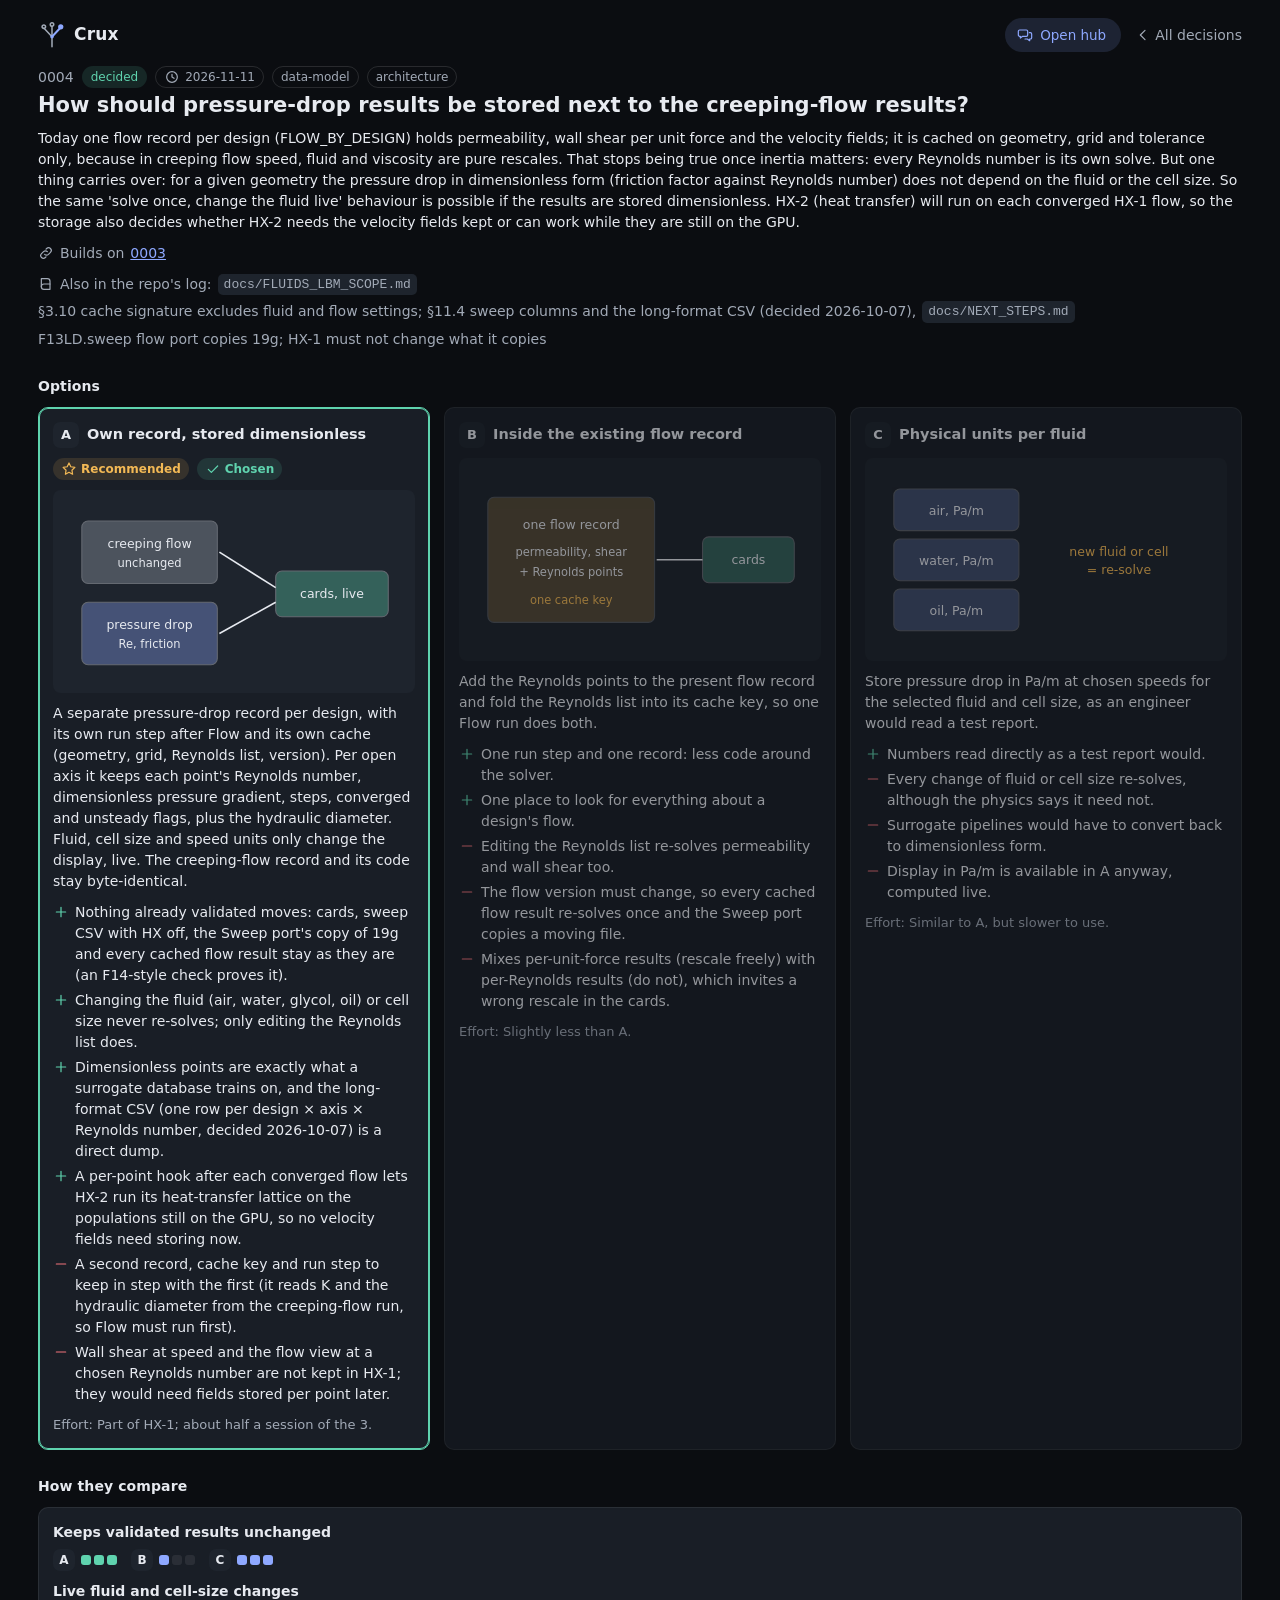
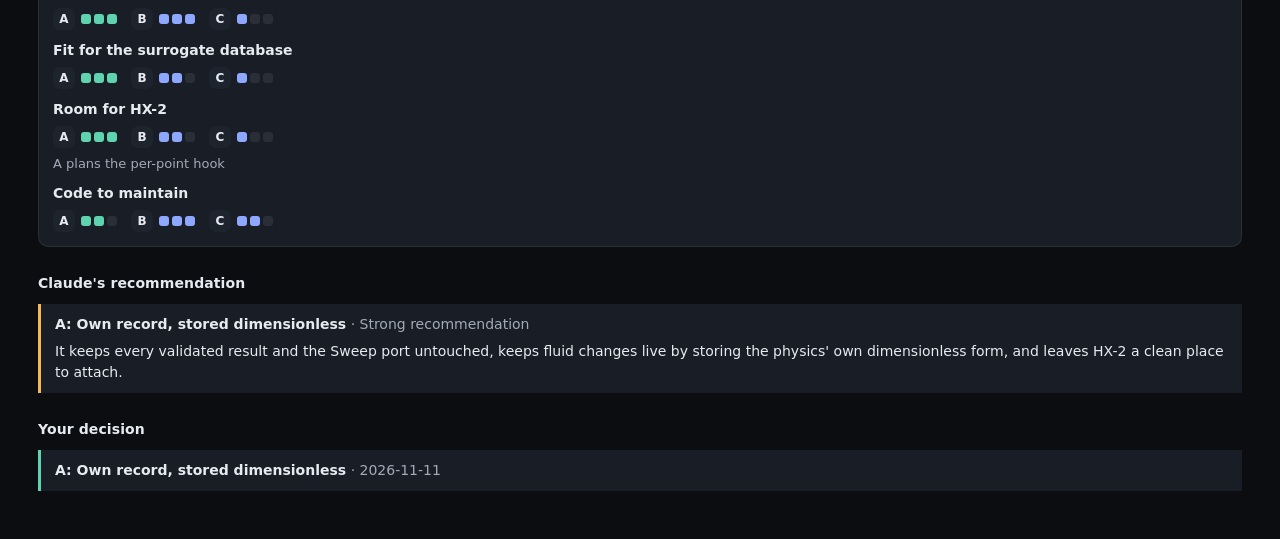
<file: .decisions/0004-hx1-results-storage.html>
<!doctype html>
<html lang="en">
<head>
<meta charset="utf-8">
<meta name="viewport" content="width=device-width,initial-scale=1">
<link rel="icon" href="data:image/svg+xml,%3Csvg xmlns='http://www.w3.org/2000/svg' viewBox='0 0 48 48'%3E%3Cg fill='none' stroke='%23a2aab7' stroke-width='3' stroke-linecap='round'%3E%3Cpath d='M24 44V27M24 27L10 12M24 27V9'/%3E%3Ccircle cx='10' cy='10' r='3'/%3E%3Ccircle cx='24' cy='6' r='3'/%3E%3C/g%3E%3Cpath d='M24 27L38 12' stroke='%238ea8ff' stroke-width='4' stroke-linecap='round'/%3E%3Ccircle cx='39' cy='10' r='5' fill='%238ea8ff'/%3E%3Ccircle cx='24' cy='27' r='3.5' fill='%238ea8ff'/%3E%3C/svg%3E">
<title>Decision</title>
<style>
:root{--bg:#0b0d11;--panel:#10141a;--lane:#12161c;--surface:#191e26;--surface2:#1e242d;--raised:#1b2029;--line:rgba(255,255,255,.075);--line2:rgba(255,255,255,.12);--text:#e7eaf0;--muted:#a2aab7;--faint:#6c7584;--accent:#8ea8ff;--accent-ink:#0d1530;--accent-bg:rgba(142,168,255,.14);--good:#5fd3ae;--good-bg:rgba(95,211,174,.13);--warn:#f3b955;--warn-bg:rgba(243,185,85,.13);--bad:#f2727a;--bad-bg:rgba(242,114,122,.13);--chosen:#5fd3ae;--hist:#8792ad;--radius:10px;--font:"Segoe UI Variable Text","Segoe UI",Inter,system-ui,-apple-system,sans-serif;--mono:"Cascadia Mono",Consolas,ui-monospace,monospace;--good-fill:#5fd3ae;color-scheme:dark}
*{box-sizing:border-box}
html,body{margin:0;background:var(--bg);color:var(--text);font:14px/1.5 var(--font);overflow-wrap:anywhere;-webkit-font-smoothing:antialiased}
main{max-width:1240px;margin:0 auto;padding:18px 18px 48px}
h1{font-size:21px;font-weight:600;margin:4px 0 8px;line-height:1.3}
h2{font-size:14px;font-weight:600;margin:26px 0 10px;color:var(--text);letter-spacing:.1px}
h3{font-size:14.5px;font-weight:600;margin:0}
p{margin:0 0 10px}
a{color:var(--accent)}
.muted{color:var(--muted)}
.row{display:flex;flex-wrap:wrap;gap:8px;align-items:center}
.chip{display:inline-flex;align-items:center;gap:5px;font-size:12px;padding:1px 8px;border-radius:999px;background:transparent;color:var(--muted);border:1px solid var(--line2);white-space:nowrap}
.chip.open{background:var(--accent-bg);color:var(--accent);border-color:transparent}
.chip.decided{background:var(--good-bg);color:var(--good);border-color:transparent}
.chip.found{background:var(--warn-bg);color:var(--warn);border-color:transparent}
.chip.bad{background:var(--bad-bg);color:var(--bad);border-color:transparent}
.chip.superseded,.chip.rejected{text-decoration:line-through}
.icon{width:16px;height:16px;flex:none;stroke:currentColor;fill:none;stroke-width:1.8;stroke-linecap:round;stroke-linejoin:round;vertical-align:-3px}
.card{background:var(--surface);border:1px solid var(--line);border-radius:var(--radius);padding:14px;min-width:0}
.btn{font:inherit;font-size:13.5px;display:inline-flex;align-items:center;gap:7px;padding:6px 12px;border-radius:7px;border:1px solid var(--line2);background:transparent;color:var(--text);cursor:pointer}
.btn:hover{background:rgba(255,255,255,.05);border-color:rgba(255,255,255,.18)}
.btn.primary{background:var(--accent);border-color:transparent;color:var(--accent-ink);font-weight:600}
input,textarea{font:inherit;width:100%;max-width:100%;padding:8px 11px;border-radius:7px;border:1px solid var(--line2);background:var(--panel);color:var(--text)}
input::placeholder,textarea::placeholder{color:var(--faint)}
svg{max-width:100%}

.brand{display:flex;align-items:center;gap:8px;text-decoration:none;color:var(--text)}
.brand .mark{width:28px;height:28px;flex:none}
.brand b{font-size:17px;letter-spacing:.2px}

.options{display:grid;grid-template-columns:repeat(auto-fit,minmax(min(100%,270px),1fr));gap:14px}
.opt{display:flex;flex-direction:column;gap:10px}
.opt.is-rec{border-color:var(--warn)}
.opt.is-chosen{border-color:var(--chosen);box-shadow:inset 0 0 0 1px var(--chosen)}
.opt.is-dim{opacity:.62}
.letter{display:inline-grid;place-items:center;width:26px;height:26px;border-radius:7px;background:var(--surface2);font-weight:600;font-size:13px;flex:none}
.sketch{background:var(--surface2);border-radius:8px;padding:8px;color:var(--text);aspect-ratio:16/9;display:grid;place-items:center;overflow:hidden}
.sketch svg{width:100%;height:100%;display:block}
.pc{list-style:none;margin:0;padding:0;display:grid;gap:4px;font-size:14px}
.pc li{display:flex;gap:6px;align-items:flex-start}
.pc .icon{margin-top:2px}
.pro .icon{color:var(--good)}
.con .icon{color:var(--bad)}
.badge{display:inline-flex;align-items:center;gap:4px;font-size:12px;font-weight:600;padding:2px 8px;border-radius:999px}
.badge.rec{background:var(--warn-bg);color:var(--warn)}
.badge.ch{background:var(--good-bg);color:var(--good)}
.crit{display:grid;gap:10px}
.crit-row{display:grid;gap:6px}
.crit-name{font-weight:600;font-size:14px}
.crit-opts{display:flex;flex-wrap:wrap;gap:6px 14px}
.score{display:inline-flex;align-items:center;gap:6px;font-size:13px}
.pips{display:inline-flex;gap:3px}
.pip{width:10px;height:10px;border-radius:3px;background:var(--line)}
.pip.on{background:var(--accent)}
.score.is-chosen .pip.on{background:var(--chosen)}
.note{font-size:13px;color:var(--muted)}
.pick-opts{display:flex;flex-wrap:wrap;gap:8px;margin:8px 0 12px}
.pick-opts .btn[aria-pressed=true]{background:var(--accent-bg);border-color:var(--accent);color:var(--accent);font-weight:600}
.callout{border-left:3px solid var(--warn);padding:10px 14px;background:var(--surface);border-radius:0}
.callout.good{border-left-color:var(--chosen)}
.callout.bad{border-left-color:var(--bad)}
.toast{font-size:13px;color:var(--good);min-height:1.4em;margin-top:8px}
.err{font-size:13px;color:var(--bad);min-height:1.2em}
.sub{font-size:12px;font-weight:600;color:var(--muted);margin:2px 0 0}
.mini{list-style:none;margin:0;padding:0;display:grid;gap:3px;font-size:13.5px}
.mini li{display:flex;gap:6px;align-items:flex-start}
.mini .icon{width:14px;height:14px;margin-top:3px;color:var(--muted)}
.mini.risk .icon{color:var(--warn)}
.est{display:grid;gap:2px;font-size:13.5px}
.est .basis{font-size:12.5px;color:var(--muted)}
.ev{display:grid;gap:10px}
.ev-item{display:grid;gap:4px}
.ev-meta{display:flex;flex-wrap:wrap;gap:6px;align-items:center;font-size:13px}
.ev-meta a{display:inline-flex;gap:4px;align-items:center}
.code{font-family:var(--mono);font-size:13px;word-break:break-all;background:var(--surface2);padding:1px 6px;border-radius:5px}
.brief{display:grid;gap:14px}
.brief ol{margin:0;padding-left:20px;display:grid;gap:4px}
.reads{display:grid;gap:8px;margin:4px 0 12px}
.read{display:flex;gap:8px;align-items:flex-start;padding:9px 12px;border-radius:8px;background:var(--surface);border:1px solid var(--line);font-size:14px}
.read .icon{margin-top:2px}
.ok-read .icon{color:var(--good)}
.warn-read{border-color:var(--warn)}.warn-read .icon{color:var(--warn)}
.bad-read{border-color:var(--bad)}.bad-read .icon{color:var(--bad)}
.ruled{margin-top:12px}
.pics{display:grid;grid-template-columns:repeat(auto-fit,minmax(min(100%,320px),1fr));gap:14px}
.pic{margin:0;display:grid;gap:6px;min-width:0}
.pic a{display:block;border:1px solid var(--line);border-radius:8px;overflow:hidden;background:var(--surface2)}
.pic a:hover{border-color:var(--accent)}
.pic img{display:block;width:100%;height:auto;max-height:70vh;object-fit:contain}
.pic.small img{max-height:220px}
.pic figcaption{font-size:13px;color:var(--muted)}
.deep-chip{background:var(--accent-bg);color:var(--accent);border-color:transparent}
.hub-nav{display:flex;gap:8px;align-items:center}.hub-nav a{display:inline-flex;align-items:center;gap:7px;padding:6px 14px 6px 11px;border-radius:999px;border:1px solid var(--line2);background:var(--surface);color:var(--text);font-size:13.5px;font-weight:500;text-decoration:none;transition:border-color .15s,background .15s,color .15s}.hub-nav a[hidden]{display:none}.hub-nav a svg{width:16px;height:16px;fill:none;stroke:var(--accent);stroke-width:1.8;stroke-linecap:round;stroke-linejoin:round}.hub-nav a:hover{border-color:var(--accent);background:var(--accent-bg);color:var(--accent)}.hub-nav a.hub{background:var(--accent-bg);border-color:transparent;color:var(--accent)}.hub-nav a.hub:hover{border-color:var(--accent)}
</style>
</head>
<body>
<main id="app"></main>
<script id="data" type="application/json">{"id":4,"slug":"hx1-results-storage","title":"How should pressure-drop results be stored next to the creeping-flow results?","date":"2026-11-11","mode":"full","lenses":["data-model","architecture"],"status":"decided","context":"Today one flow record per design (FLOW_BY_DESIGN) holds permeability, wall shear per unit force and the velocity fields; it is cached on geometry, grid and tolerance only, because in creeping flow speed, fluid and viscosity are pure rescales. That stops being true once inertia matters: every Reynolds number is its own solve. But one thing carries over: for a given geometry the pressure drop in dimensionless form (friction factor against Reynolds number) does not depend on the fluid or the cell size. So the same 'solve once, change the fluid live' behaviour is possible if the results are stored dimensionless. HX-2 (heat transfer) will run on each converged HX-1 flow, so the storage also decides whether HX-2 needs the velocity fields kept or can work while they are still on the GPU.","depends_on":[3],"conflicts":[],"log_refs":[{"file":"docs/FLUIDS_LBM_SCOPE.md","entry":"§3.10 cache signature excludes fluid and flow settings; §11.4 sweep columns and the long-format CSV (decided 2026-10-07)"},{"file":"docs/NEXT_STEPS.md","entry":"F13LD.sweep flow port copies 19g; HX-1 must not change what it copies"}],"options":[{"key":"A","name":"Own record, stored dimensionless","summary":"A separate pressure-drop record per design, with its own run step after Flow and its own cache (geometry, grid, Reynolds list, version). Per open axis it keeps each point's Reynolds number, dimensionless pressure gradient, steps, converged and unsteady flags, plus the hydraulic diameter. Fluid, cell size and speed units only change the display, live. The creeping-flow record and its code stay byte-identical.","sketch":"\u003csvg viewBox='0 0 320 180'>\u003crect x='14' y='22' width='130' height='60' rx='6' fill='var(--muted)' opacity='0.35' stroke='currentColor'/>\u003ctext x='79' y='48' font-size='12' fill='currentColor' text-anchor='middle'>creeping flow\u003c/text>\u003ctext x='79' y='66' font-size='11' fill='currentColor' text-anchor='middle'>unchanged\u003c/text>\u003crect x='14' y='100' width='130' height='60' rx='6' fill='var(--accent)' opacity='0.35' stroke='currentColor'/>\u003ctext x='79' y='126' font-size='12' fill='currentColor' text-anchor='middle'>pressure drop\u003c/text>\u003ctext x='79' y='144' font-size='11' fill='currentColor' text-anchor='middle'>Re, friction\u003c/text>\u003cpath d='M146 130 L200 100' stroke='currentColor' stroke-width='1.5'/>\u003cpath d='M146 52 L200 86' stroke='currentColor' stroke-width='1.5'/>\u003crect x='200' y='70' width='108' height='44' rx='6' fill='var(--good)' opacity='0.35' stroke='currentColor'/>\u003ctext x='254' y='96' font-size='12' fill='currentColor' text-anchor='middle'>cards, live\u003c/text>\u003c/svg>","pros":["Nothing already validated moves: cards, sweep CSV with HX off, the Sweep port's copy of 19g and every cached flow result stay as they are (an F14-style check proves it).","Changing the fluid (air, water, glycol, oil) or cell size never re-solves; only editing the Reynolds list does.","Dimensionless points are exactly what a surrogate database trains on, and the long-format CSV (one row per design × axis × Reynolds number, decided 2026-10-07) is a direct dump.","A per-point hook after each converged flow lets HX-2 run its heat-transfer lattice on the populations still on the GPU, so no velocity fields need storing now."],"cons":["A second record, cache key and run step to keep in step with the first (it reads K and the hydraulic diameter from the creeping-flow run, so Flow must run first).","Wall shear at speed and the flow view at a chosen Reynolds number are not kept in HX-1; they would need fields stored per point later."],"effort":"Part of HX-1; about half a session of the 3.","source":"claude"},{"key":"B","name":"Inside the existing flow record","summary":"Add the Reynolds points to the present flow record and fold the Reynolds list into its cache key, so one Flow run does both.","sketch":"\u003csvg viewBox='0 0 320 180'>\u003crect x='14' y='30' width='160' height='120' rx='6' fill='var(--warn)' opacity='0.25' stroke='currentColor'/>\u003ctext x='94' y='60' font-size='12' fill='currentColor' text-anchor='middle'>one flow record\u003c/text>\u003ctext x='94' y='86' font-size='11' fill='currentColor' text-anchor='middle'>permeability, shear\u003c/text>\u003ctext x='94' y='106' font-size='11' fill='currentColor' text-anchor='middle'>+ Reynolds points\u003c/text>\u003ctext x='94' y='132' font-size='11' fill='var(--warn)' text-anchor='middle'>one cache key\u003c/text>\u003cpath d='M176 90 L220 90' stroke='currentColor' stroke-width='1.5'/>\u003crect x='220' y='68' width='88' height='44' rx='6' fill='var(--good)' opacity='0.35' stroke='currentColor'/>\u003ctext x='264' y='94' font-size='12' fill='currentColor' text-anchor='middle'>cards\u003c/text>\u003c/svg>","pros":["One run step and one record: less code around the solver.","One place to look for everything about a design's flow."],"cons":["Editing the Reynolds list re-solves permeability and wall shear too.","The flow version must change, so every cached flow result re-solves once and the Sweep port copies a moving file.","Mixes per-unit-force results (rescale freely) with per-Reynolds results (do not), which invites a wrong rescale in the cards."],"effort":"Slightly less than A.","source":"claude"},{"key":"C","name":"Physical units per fluid","summary":"Store pressure drop in Pa/m at chosen speeds for the selected fluid and cell size, as an engineer would read a test report.","sketch":"\u003csvg viewBox='0 0 320 180'>\u003crect x='14' y='22' width='120' height='40' rx='6' fill='var(--accent)' opacity='0.3' stroke='currentColor'/>\u003ctext x='74' y='47' font-size='12' fill='currentColor' text-anchor='middle'>air, Pa/m\u003c/text>\u003crect x='14' y='70' width='120' height='40' rx='6' fill='var(--accent)' opacity='0.3' stroke='currentColor'/>\u003ctext x='74' y='95' font-size='12' fill='currentColor' text-anchor='middle'>water, Pa/m\u003c/text>\u003crect x='14' y='118' width='120' height='40' rx='6' fill='var(--accent)' opacity='0.3' stroke='currentColor'/>\u003ctext x='74' y='143' font-size='12' fill='currentColor' text-anchor='middle'>oil, Pa/m\u003c/text>\u003ctext x='230' y='86' font-size='12' fill='var(--warn)' text-anchor='middle'>new fluid or cell\u003c/text>\u003ctext x='230' y='104' font-size='12' fill='var(--warn)' text-anchor='middle'>= re-solve\u003c/text>\u003c/svg>","pros":["Numbers read directly as a test report would."],"cons":["Every change of fluid or cell size re-solves, although the physics says it need not.","Surrogate pipelines would have to convert back to dimensionless form.","Display in Pa/m is available in A anyway, computed live."],"effort":"Similar to A, but slower to use.","source":"claude"}],"criteria":[{"name":"Keeps validated results unchanged","scores":{"A":3,"B":1,"C":3}},{"name":"Live fluid and cell-size changes","scores":{"A":3,"B":3,"C":1}},{"name":"Fit for the surrogate database","scores":{"A":3,"B":2,"C":1}},{"name":"Room for HX-2","scores":{"A":3,"B":2,"C":1},"note":"A plans the per-point hook"},{"name":"Code to maintain","scores":{"A":2,"B":3,"C":2}}],"recommended":"A","recommendation":"It keeps every validated result and the Sweep port untouched, keeps fluid changes live by storing the physics' own dimensionless form, and leaves HX-2 a clean place to attach.","confidence":"strong","chosen":"A","reason":"","decided_on":"2026-11-11","superseded_by":null,"challenge":null,"settles":[{"key":"inertial flow results storage","value":"own versioned record per design, separate from creeping flow; per axis and point: Reynolds number on the hydraulic diameter with interstitial speed, dimensionless pressure gradient (Darcy-normalised resistance), steps, convergence and unsteady flags; fluid, cell size and units are display-only"}],"_file":"0004-hx1-results-storage.html","_links":{"1":"0001-next-up-after-v0-34.html","2":"0002-geometry-view-picker-scope.html","3":"0003-hx1-reaching-reynolds.html","4":"0004-hx1-results-storage.html","5":"0005-hx1-default-run.html"},"_images":[]}</script>
<script>
const D = JSON.parse(document.getElementById('data').textContent);
const I = {
  star:'<svg class="icon" viewBox="0 0 24 24"><path d="M12 3l2.7 5.6 6.1.9-4.4 4.3 1 6.1L12 17l-5.4 2.9 1-6.1-4.4-4.3 6.1-.9z"/></svg>',
  check:'<svg class="icon" viewBox="0 0 24 24"><path d="M5 12.5l4.5 4.5L19 7.5"/></svg>',
  plus:'<svg class="icon" viewBox="0 0 24 24"><path d="M12 5v14M5 12h14"/></svg>',
  minus:'<svg class="icon" viewBox="0 0 24 24"><path d="M5 12h14"/></svg>',
  back:'<svg class="icon" viewBox="0 0 24 24"><path d="M15 5l-7 7 7 7"/></svg>',
  copy:'<svg class="icon" viewBox="0 0 24 24"><rect x="8" y="8" width="12" height="12" rx="2"/><path d="M16 8V5a1 1 0 0 0-1-1H5a1 1 0 0 0-1 1v10a1 1 0 0 0 1 1h3"/></svg>',
  link:'<svg class="icon" viewBox="0 0 24 24"><path d="M10 14a4 4 0 0 0 5.7 0l3-3a4 4 0 0 0-5.7-5.7l-1 1"/><path d="M14 10a4 4 0 0 0-5.7 0l-3 3a4 4 0 0 0 5.7 5.7l1-1"/></svg>',
  alert:'<svg class="icon" viewBox="0 0 24 24"><path d="M12 4l9 16H3z"/><path d="M12 10v4M12 17.5v.01"/></svg>',
  dot:'<svg class="icon" viewBox="0 0 24 24"><circle cx="12" cy="12" r="3"/></svg>',
  book:'<svg class="icon" viewBox="0 0 24 24"><path d="M5 4h9a4 4 0 0 1 4 4v12H9a4 4 0 0 1-4-4z"/><path d="M5 16a4 4 0 0 1 4-4h9"/></svg>',
  brain:'<svg class="icon" viewBox="0 0 24 24"><path d="M12 5a3 3 0 0 0-6 1 3 3 0 0 0-1 5 3 3 0 0 0 2 5 3 3 0 0 0 5 2z"/><path d="M12 5a3 3 0 0 1 6 1 3 3 0 0 1 1 5 3 3 0 0 1-2 5 3 3 0 0 1-5 2"/></svg>',
  edit:'<svg class="icon" viewBox="0 0 24 24"><path d="M4 20h4L19 9l-4-4L4 16z"/><path d="M13.5 6.5l4 4"/></svg>',
  clock:'<svg class="icon" viewBox="0 0 24 24"><circle cx="12" cy="12" r="8"/><path d="M12 8v4l3 2"/></svg>'
};
const esc = s => String(s ?? '').replace(/[&<>"]/g, c => ({'&':'&amp;','<':'&lt;','>':'&gt;','"':'&quot;'}[c]));
const pad = n => String(n).padStart(4, '0');
const conf = {strong:'Strong recommendation', lean:'Leaning', 'toss-up':'Toss-up'};
document.title = `${pad(D.id)} ${D.title} · Crux`;
const opts = D.options || [];
const decided = D.status === 'decided' && D.chosen;

function refLinks(list){
  return (list || []).map(n => `<a href="${esc(fileOf(n))}">${pad(n)}</a>`).join(', ');
}
function fileOf(n){ return (D._links || {})[n] || 'index.html'; }

let h = `<div class="row" style="justify-content:space-between"><a class="brand" href="index.html"><svg class="mark" viewBox="0 0 48 48" aria-hidden="true"><g fill="none" stroke="var(--muted)" stroke-width="2.6" stroke-linecap="round" stroke-linejoin="round"><path d="M24 44V27M24 27L10 12M24 27V9"/><circle cx="10" cy="10" r="3"/><circle cx="24" cy="6" r="3"/></g><path d="M24 27L38 12" stroke="var(--accent)" stroke-width="3.4" stroke-linecap="round"/><circle cx="39" cy="10" r="4.5" fill="var(--accent)"/><circle cx="24" cy="27" r="3" fill="var(--accent)"/></svg><b>Crux</b></a><span class="row" style="gap:14px"><nav class="hub-nav"><a id="hub-link" class="hub" hidden href="http://localhost:4747/" title="Back to the Crux hub"><svg viewBox="0 0 24 24" aria-hidden="true"><path d="M4 4.5h10a2 2 0 0 1 2 2v5.5a2 2 0 0 1-2 2H8.5L5 16.5V14H4a2 2 0 0 1-2-2V6.5a2 2 0 0 1 2-2z"/><path d="M18.5 8.5H20a2 2 0 0 1 2 2V16a2 2 0 0 1-2 2h-1v2.5L15.5 18H12"/></svg>Open hub</a></nav><a class="row muted" href="index.html" style="gap:4px;text-decoration:none;font-size:14px">${I.back}All decisions</a></span></div>`;
h += `<div class="row" style="margin-top:14px"><span class="muted">${pad(D.id)}</span><span class="chip ${esc(D.status)}">${esc(D.status)}</span><span class="chip">${I.clock}${esc(D.date)}</span>${(D.lenses||[]).map(l=>`<span class="chip">${esc(l)}</span>`).join('')}${D.deep?'<span class="chip deep-chip">deep</span>':''}</div>`;
h += `<h1>${esc(D.title)}</h1><p>${esc(D.context)}</p>`;
if ((D.depends_on||[]).length) h += `<p class="muted row" style="gap:6px">${I.link}Builds on ${refLinks(D.depends_on)}</p>`;
if ((D.conflicts||[]).length) h += `<div class="callout bad"><b>Conflicts with active decision ${refLinks(D.conflicts)}.</b> Picking against it means superseding that decision.</div>`;
if (D.deliberate || D.holding_up || D.open_item){
  const dl = {yes:'Deliberate', likely:'Likely deliberate', unclear:'Unclear, may be accidental'}[D.deliberate] || '';
  h += `<div class="reads">
    ${D.open_item?`<div class="read bad-read">${I.alert}<div><b>Open item in the repo's own log.</b> Confirming this finding closes it.</div></div>`:''}
    ${dl?`<div class="read">${I.check}<div><b>${esc(dl)}</b></div></div>`:''}
    ${D.holding_up?`<div class="read ${D.holding_up==='strained'?'warn-read':'ok-read'}">${D.holding_up==='strained'?I.alert:I.check}<div><b>${D.holding_up==='strained'?'Strained':'Holding up'}</b>${D.strain?`<div>${esc(D.strain)}</div>`:''}</div></div>`:''}
  </div>`;
}
if (D.status === 'parked'){
  const rv = D.revisit || {}; const due = rv.date && rv.date <= new Date().toISOString().slice(0,10);
  h += `<div class="read ${due?'warn-read':''}" style="margin:4px 0 12px">${I.clock}<div><b>${due?'Parked, revisit is due':'Parked'}</b><div>${rv.date?`Come back on ${esc(rv.date)}`:''}${rv.date&&rv.trigger?', or ':''}${rv.trigger?`Come back ${esc(rv.trigger)}`:''}</div></div></div>`;
}
if ((D.log_refs||[]).length) h += `<p class="muted row" style="gap:6px">${I.book}Also in the repo's log: ${D.log_refs.map(r=>`<span class="code">${esc(r.file)}</span> ${esc(r.entry||'')}`).join(', ')}</p>`;
if (D.status === 'superseded' && D.superseded_by) h += `<div class="callout bad">Replaced by decision ${refLinks([D.superseded_by])}.</div>`;

// Decision 43: pictures stored with the record (images/...), shared ones before the options, the rest in their option.
const pics = D._images || [], optKeys = new Set(opts.map(o => o.key));
const fig = (i, small) => `<figure class="pic${small?' small':''}"><a href="${esc(i.file)}" target="_blank" rel="noopener" title="Open the full picture"><img src="${esc(i.file)}" alt="${esc(i.caption||'Picture')}" loading="lazy"></a>${i.caption?`<figcaption>${esc(i.caption)}</figcaption>`:''}</figure>`;
const sharedPics = pics.filter(i => !optKeys.has(i.option));
if (sharedPics.length) h += `<h2>Pictures</h2><div class="pics">${sharedPics.map(i => fig(i)).join('')}</div>`;
h += `<h2>Options</h2><div class="options">`;
for (const o of opts){
  const rec = o.key === D.recommended, ch = decided && o.key === D.chosen;
  h += `<article class="card opt${rec?' is-rec':''}${ch?' is-chosen':''}${decided&&!ch?' is-dim':''}" id="opt-${esc(o.key)}">
    <div class="row"><span class="letter">${esc(o.key)}</span><h3 style="flex:1;min-width:0">${esc(o.name)}</h3></div>
    ${(rec||ch||o.source==='human')?`<div class="row">${rec?`<span class="badge rec">${I.star}${(D.status==='found'||D.deliberate)?'In the code now':'Recommended'}</span>`:''}${ch?`<span class="badge ch">${I.check}Chosen</span>`:''}${o.source==='human'?'<span class="chip">Your option</span>':''}</div>`:''}
    ${o.sketch?`<div class="sketch">${o.sketch}</div>`:''}
    <p style="margin:0">${esc(o.summary)}</p>
    ${pics.filter(i => i.option === o.key).map(i => fig(i, true)).join('')}
    <ul class="pc">${(o.pros||[]).map(p=>`<li class="pro">${I.plus}<span>${esc(p)}</span></li>`).join('')}${(o.cons||[]).map(c=>`<li class="con">${I.minus}<span>${esc(c)}</span></li>`).join('')}</ul>
    ${o.effort?`<p class="note" style="margin:0">Effort: ${esc(o.effort)}</p>`:''}
    ${(o.assumptions||[]).length?`<div class="sub">Assumes</div><ul class="mini">${o.assumptions.map(a=>`<li>${I.dot}<span>${esc(a)}</span></li>`).join('')}</ul>`:''}
    ${(o.risks||[]).length?`<div class="sub">Risks</div><ul class="mini risk">${o.risks.map(r=>`<li>${I.alert}<span>${esc(r)}</span></li>`).join('')}</ul>`:''}
    ${(o.estimates||[]).length?`<div class="sub">Estimates</div><div class="est">${o.estimates.map(e=>`<div><b>${esc(e.what)}:</b> ${esc(e.value)}${e.basis?`<div class="basis">Basis: ${esc(e.basis)}</div>`:''}</div>`).join('')}</div>`:''}
  </article>`;
}
h += `</div>`;
if ((D.ruled_out||[]).length) h += `<div class="ruled"><div class="sub">Ruled out</div><ul class="mini">${D.ruled_out.map(r=>`<li>${I.minus}<span>${esc(r.option)} <span class="muted">· ${esc(r.by)}</span></span></li>`).join('')}</ul></div>`;

if ((D.criteria||[]).length){
  h += `<h2>How they compare</h2><div class="card crit">`;
  for (const c of D.criteria){
    h += `<div class="crit-row"><div class="crit-name">${esc(c.name)}</div><div class="crit-opts">`;
    for (const o of opts){
      const s = (c.scores||{})[o.key];
      if (s == null) continue;
      h += `<span class="score${decided&&o.key===D.chosen?' is-chosen':''}"><span class="letter" style="width:22px;height:22px;font-size:12px">${esc(o.key)}</span><span class="pips">${[1,2,3].map(i=>`<span class="pip${i<=s?' on':''}"></span>`).join('')}</span></span>`;
    }
    h += `</div>${c.note?`<div class="note">${esc(c.note)}</div>`:''}</div>`;
  }
  h += `</div>`;
}

if ((D.evidence||[]).length){
  h += `<h2>Evidence</h2><div class="card ev">${D.evidence.map(e=>`<div class="ev-item"><div>${esc(e.claim)}</div><div class="ev-meta">${(e.options||[]).map(k=>`<span class="letter" style="width:20px;height:20px;font-size:11px">${esc(k)}</span>`).join('')}${e.judgment||!e.url?`<span class="chip">${I.brain}Claude's judgment</span>`:`<a href="${esc(e.url)}" target="_blank" rel="noopener">${I.book}${esc(e.source||e.url)}</a>`}</div></div>`).join('')}</div>`;
}

if (D.recommended){
  const ro = opts.find(o=>o.key===D.recommended);
  const isFinding = D.status === 'found' || D.deliberate;
  h += `<h2>${isFinding?'Evidence in the code':"Claude's recommendation"}</h2><div class="callout"><b>${esc(D.recommended)}${ro?': '+esc(ro.name):''}</b>${!isFinding && D.confidence?` <span class="muted">· ${esc(conf[D.confidence]||D.confidence)}</span>`:''}<p style="margin:6px 0 0">${esc(D.recommendation)}</p>${D.change_mind?`<p style="margin:8px 0 0"><span class="muted">What would change this:</span> ${esc(D.change_mind)}</p>`:''}</div>`;
}

if (D.challenge) h += `<h2>The case against the pick</h2><div class="callout bad"><p style="margin:0">${esc(D.challenge)}</p></div>`;

if (decided){
  const co = opts.find(o=>o.key===D.chosen);
  h += `<h2>Your decision</h2><div class="callout good"><b>${esc(D.chosen)}${co?': '+esc(co.name):''}</b>${D.decided_on?` <span class="muted">· ${esc(D.decided_on)}</span>`:''}${D.reason?`<p style="margin:6px 0 0">${esc(D.reason)}</p>`:''}</div>`;
  const B = D.brief;
  if (B){
    const list = (t, arr, ordered) => (arr||[]).length ? `<div><div class="sub">${t}</div>${ordered?`<ol>${arr.map(x=>`<li>${esc(x)}</li>`).join('')}</ol>`:`<ul class="mini">${arr.map(x=>`<li>${I.dot}<span>${esc(x)}</span></li>`).join('')}</ul>`}</div>` : '';
    h += `<h2>Build brief</h2><div class="card brief">
      ${(B.files||[]).length?`<div><div class="sub">Files</div><ul class="mini">${B.files.map(f=>`<li>${I.dot}<span><span class="code">${esc(f.path)}</span> ${esc(f.change)}</span></li>`).join('')}</ul></div>`:''}
      ${list('Steps', B.steps, true)}${list('Done when', B.done_when)}${list('Validation', B.validation)}${list('Avoid', B.avoid)}
    </div>`;
  }
} else if (D.status === 'rejected'){
  h += `<h2>Dropped</h2><div class="callout bad">${D.reason?`<p style="margin:0">${esc(D.reason)}</p>`:'<p style="margin:0" class="muted">No reason given.</p>'}</div>`;
} else if (D.status === 'found'){
  h += `<h2>Review this finding</h2><div class="card">
    <div class="pick-opts" role="group" aria-label="Review">
      <button class="btn" data-act="confirm" aria-pressed="false">${I.check}Confirm</button>
      <button class="btn" data-act="reject" aria-pressed="false">${I.minus}Reject</button>
      <button class="btn" data-act="edit" aria-pressed="false">${I.edit}Edit</button>
    </div>
    <label class="note" for="why" id="whyLabel">Note (optional)</label>
    <textarea id="why" rows="2" placeholder="Anything to add, such as why it was done this way"></textarea>
    <div class="err" id="err"></div>
    <div class="row" style="margin-top:4px"><button class="btn primary" id="copyReview">${I.copy}Copy for Claude</button></div>
    <div class="toast" id="toast"></div>
    <p class="note" style="margin:6px 0 0">Paste the copied line into Claude, or reply there with several at once, such as "confirm 3, 5; reject 4".</p>
  </div>`;
} else if (D.status === 'open'){
  h += `<h2>Make the call</h2><div class="card">
    <div class="pick-opts" role="group" aria-label="Options">${opts.map(o=>`<button class="btn" data-k="${esc(o.key)}" aria-pressed="false">${esc(o.key)}: ${esc(o.name)}</button>`).join('')}</div>
    <div class="pick-opts" role="group" aria-label="Or set it aside" style="margin-top:-4px"><span class="note" style="align-self:center">Or</span><button class="btn" data-k="park" aria-pressed="false">${I.clock}Park it</button><button class="btn" data-k="drop" aria-pressed="false">${I.minus}Drop it</button></div>
    <label class="note" for="why" id="pickLabel">Your reason (optional)</label>
    <textarea id="why" rows="2" placeholder="Why this one, in a sentence"></textarea>
    <div class="err" id="err"></div>
    <div class="row" style="margin-top:4px"><button class="btn primary" id="copy">${I.copy}Copy pick for Claude</button></div>
    <div class="toast" id="toast"></div>
    <p class="note" style="margin:6px 0 0">Paste the copied line into Claude, or just type the letter there.</p>
  </div>`;
}
document.getElementById('app').innerHTML = h;

let pick = null;
document.querySelectorAll('.pick-opts .btn').forEach(b => b.addEventListener('click', () => {
  pick = b.dataset.k;
  document.querySelectorAll('.pick-opts .btn').forEach(x => x.setAttribute('aria-pressed', x === b));
  const pl = document.getElementById('pickLabel');
  if (pl) pl.textContent = pick === 'park' ? 'When to come back: a date or a trigger (required)' : pick === 'drop' ? 'Why not (optional)' : 'Your reason (optional)';
  document.getElementById('err').textContent = '';
}));
const copyBtn = document.getElementById('copy');
if (copyBtn) copyBtn.addEventListener('click', async () => {
  if (!pick){ document.getElementById('err').textContent = 'Choose an option first'; return; }
  const why = document.getElementById('why').value.trim();
  if (pick === 'park' && !why){ document.getElementById('err').textContent = 'Say when to come back to it'; return; }
  const line = pick === 'park' ? `Decision ${pad(D.id)}: park, revisit ${why}`
    : pick === 'drop' ? `Decision ${pad(D.id)}: drop.` + (why ? ` Reason: ${why}` : '')
    : `Decision ${pad(D.id)}: pick ${pick}.` + (why ? ` Reason: ${why}` : '');
  try { await navigator.clipboard.writeText(line); document.getElementById('toast').textContent = 'Copied. Paste it into Claude.'; }
  catch(e){ const t = document.getElementById('why'); t.value = line; t.select(); document.getElementById('toast').textContent = 'Copy was blocked; the line is selected in the box above.'; }
});
let act = null;
document.querySelectorAll('[data-act]').forEach(b => b.addEventListener('click', () => {
  act = b.dataset.act;
  document.querySelectorAll('[data-act]').forEach(x => x.setAttribute('aria-pressed', x === b));
  document.getElementById('whyLabel').textContent = act === 'edit' ? 'What should change (required)' : 'Note (optional)';
  document.getElementById('err').textContent = '';
}));
const rev = document.getElementById('copyReview');
if (rev) rev.addEventListener('click', async () => {
  const why = document.getElementById('why').value.trim();
  if (!act){ document.getElementById('err').textContent = 'Choose confirm, reject or edit first'; return; }
  if (act === 'edit' && !why){ document.getElementById('err').textContent = 'Say what should change'; return; }
  const line = `Decision ${pad(D.id)}: ${act}` + (why ? `: ${why}` : '.');
  try { await navigator.clipboard.writeText(line); document.getElementById('toast').textContent = 'Copied. Paste it into Claude.'; }
  catch(e){ const t = document.getElementById('why'); t.value = line; t.select(); document.getElementById('toast').textContent = 'Copy was blocked; the line is selected in the box above.'; }
});
document.getElementById('why')?.addEventListener('input', () => document.getElementById('err').textContent = '');
</script>
<script>
// Links to the Crux hub: shown when the page comes from the hub, or when a running hub answers on this machine.
(() => {
  const show = (id, href) => { const a = document.getElementById(id); if (a) { if (href) a.href = href; a.hidden = false; } };
  if (location.protocol !== 'file:') { show('hub-link', '/'); show('all-link', '/all'); return; }
  fetch('http://localhost:4747/api/ping').then(r => { if (r.ok) show('hub-link'); }).catch(() => {});
})();
</script>
</body>
</html>
</file>
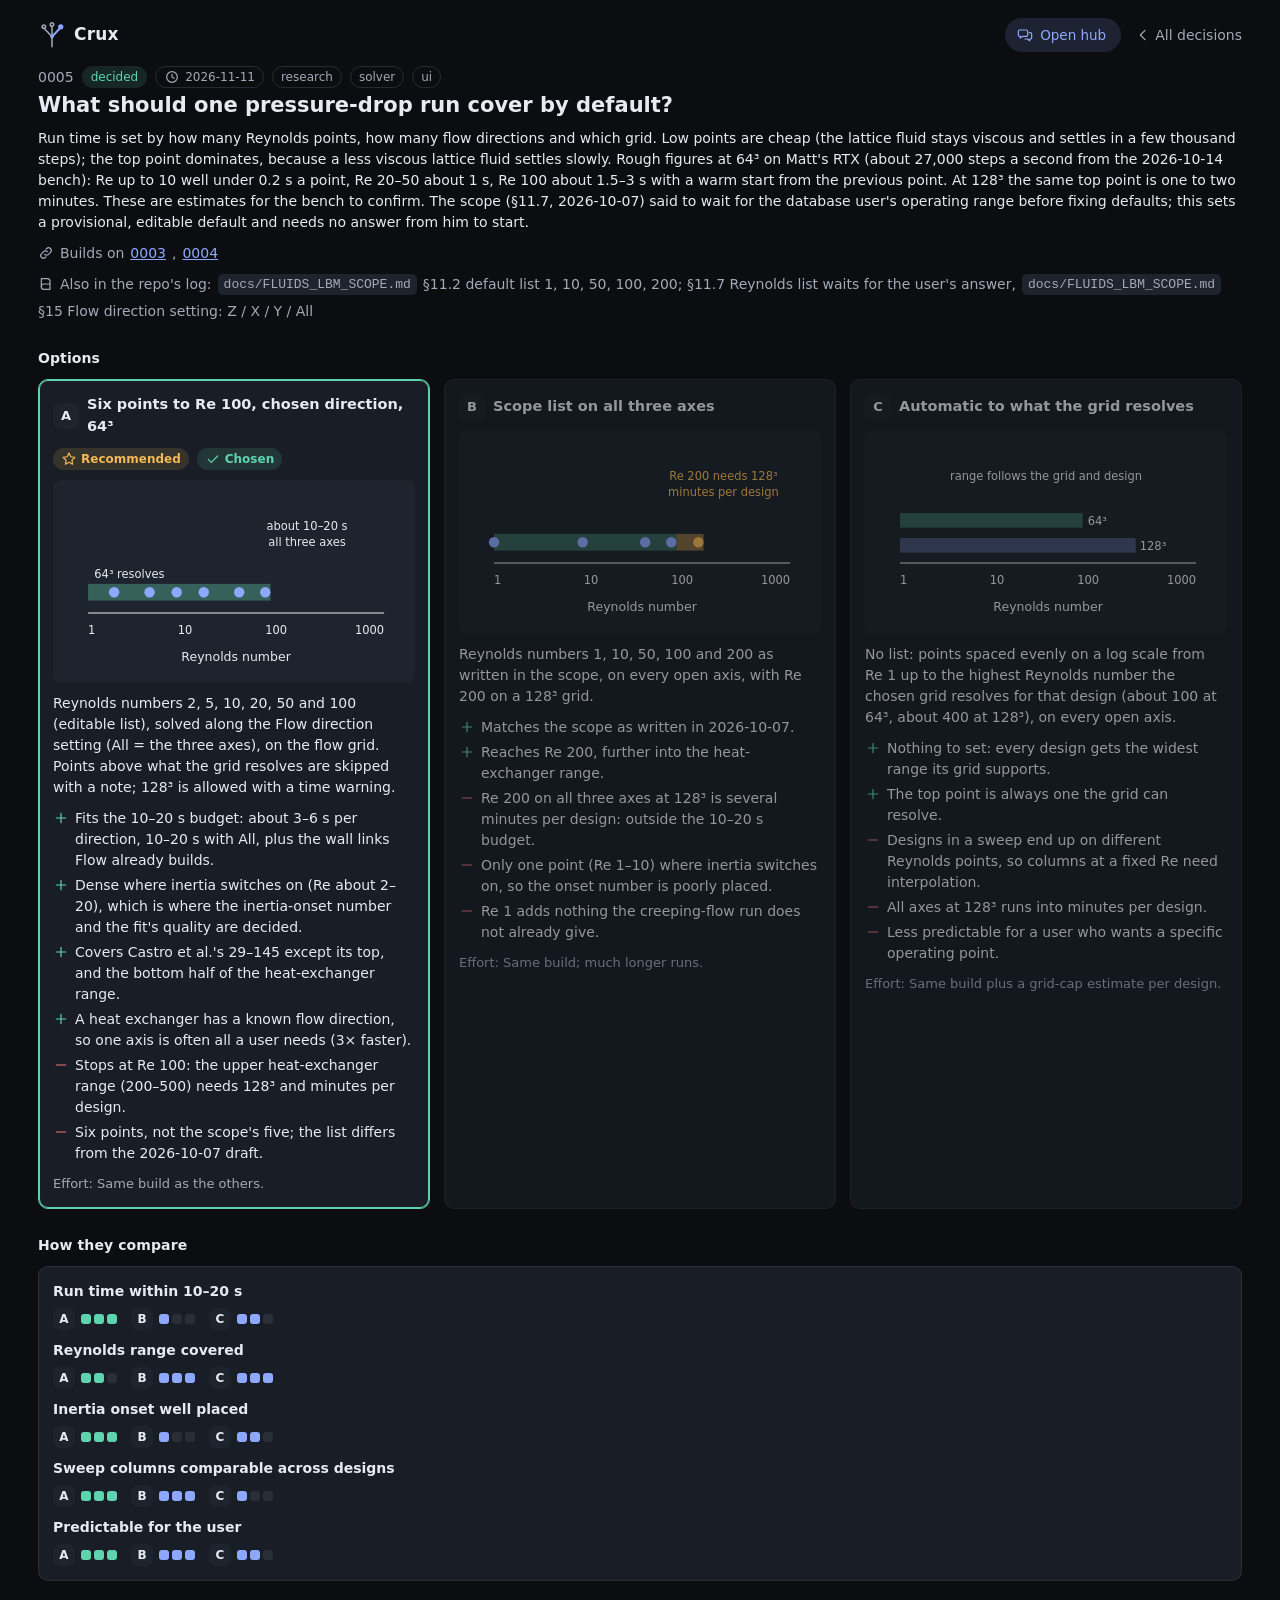
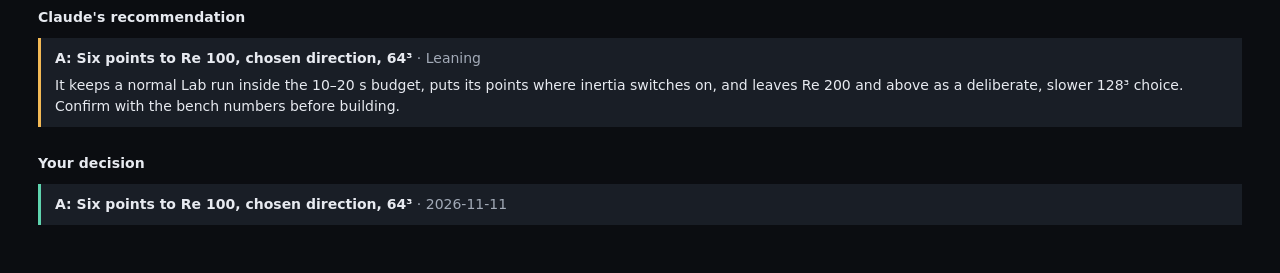
<file: .decisions/0005-hx1-default-run.html>
<!doctype html>
<html lang="en">
<head>
<meta charset="utf-8">
<meta name="viewport" content="width=device-width,initial-scale=1">
<link rel="icon" href="data:image/svg+xml,%3Csvg xmlns='http://www.w3.org/2000/svg' viewBox='0 0 48 48'%3E%3Cg fill='none' stroke='%23a2aab7' stroke-width='3' stroke-linecap='round'%3E%3Cpath d='M24 44V27M24 27L10 12M24 27V9'/%3E%3Ccircle cx='10' cy='10' r='3'/%3E%3Ccircle cx='24' cy='6' r='3'/%3E%3C/g%3E%3Cpath d='M24 27L38 12' stroke='%238ea8ff' stroke-width='4' stroke-linecap='round'/%3E%3Ccircle cx='39' cy='10' r='5' fill='%238ea8ff'/%3E%3Ccircle cx='24' cy='27' r='3.5' fill='%238ea8ff'/%3E%3C/svg%3E">
<title>Decision</title>
<style>
:root{--bg:#0b0d11;--panel:#10141a;--lane:#12161c;--surface:#191e26;--surface2:#1e242d;--raised:#1b2029;--line:rgba(255,255,255,.075);--line2:rgba(255,255,255,.12);--text:#e7eaf0;--muted:#a2aab7;--faint:#6c7584;--accent:#8ea8ff;--accent-ink:#0d1530;--accent-bg:rgba(142,168,255,.14);--good:#5fd3ae;--good-bg:rgba(95,211,174,.13);--warn:#f3b955;--warn-bg:rgba(243,185,85,.13);--bad:#f2727a;--bad-bg:rgba(242,114,122,.13);--chosen:#5fd3ae;--hist:#8792ad;--radius:10px;--font:"Segoe UI Variable Text","Segoe UI",Inter,system-ui,-apple-system,sans-serif;--mono:"Cascadia Mono",Consolas,ui-monospace,monospace;--good-fill:#5fd3ae;color-scheme:dark}
*{box-sizing:border-box}
html,body{margin:0;background:var(--bg);color:var(--text);font:14px/1.5 var(--font);overflow-wrap:anywhere;-webkit-font-smoothing:antialiased}
main{max-width:1240px;margin:0 auto;padding:18px 18px 48px}
h1{font-size:21px;font-weight:600;margin:4px 0 8px;line-height:1.3}
h2{font-size:14px;font-weight:600;margin:26px 0 10px;color:var(--text);letter-spacing:.1px}
h3{font-size:14.5px;font-weight:600;margin:0}
p{margin:0 0 10px}
a{color:var(--accent)}
.muted{color:var(--muted)}
.row{display:flex;flex-wrap:wrap;gap:8px;align-items:center}
.chip{display:inline-flex;align-items:center;gap:5px;font-size:12px;padding:1px 8px;border-radius:999px;background:transparent;color:var(--muted);border:1px solid var(--line2);white-space:nowrap}
.chip.open{background:var(--accent-bg);color:var(--accent);border-color:transparent}
.chip.decided{background:var(--good-bg);color:var(--good);border-color:transparent}
.chip.found{background:var(--warn-bg);color:var(--warn);border-color:transparent}
.chip.bad{background:var(--bad-bg);color:var(--bad);border-color:transparent}
.chip.superseded,.chip.rejected{text-decoration:line-through}
.icon{width:16px;height:16px;flex:none;stroke:currentColor;fill:none;stroke-width:1.8;stroke-linecap:round;stroke-linejoin:round;vertical-align:-3px}
.card{background:var(--surface);border:1px solid var(--line);border-radius:var(--radius);padding:14px;min-width:0}
.btn{font:inherit;font-size:13.5px;display:inline-flex;align-items:center;gap:7px;padding:6px 12px;border-radius:7px;border:1px solid var(--line2);background:transparent;color:var(--text);cursor:pointer}
.btn:hover{background:rgba(255,255,255,.05);border-color:rgba(255,255,255,.18)}
.btn.primary{background:var(--accent);border-color:transparent;color:var(--accent-ink);font-weight:600}
input,textarea{font:inherit;width:100%;max-width:100%;padding:8px 11px;border-radius:7px;border:1px solid var(--line2);background:var(--panel);color:var(--text)}
input::placeholder,textarea::placeholder{color:var(--faint)}
svg{max-width:100%}

.brand{display:flex;align-items:center;gap:8px;text-decoration:none;color:var(--text)}
.brand .mark{width:28px;height:28px;flex:none}
.brand b{font-size:17px;letter-spacing:.2px}

.options{display:grid;grid-template-columns:repeat(auto-fit,minmax(min(100%,270px),1fr));gap:14px}
.opt{display:flex;flex-direction:column;gap:10px}
.opt.is-rec{border-color:var(--warn)}
.opt.is-chosen{border-color:var(--chosen);box-shadow:inset 0 0 0 1px var(--chosen)}
.opt.is-dim{opacity:.62}
.letter{display:inline-grid;place-items:center;width:26px;height:26px;border-radius:7px;background:var(--surface2);font-weight:600;font-size:13px;flex:none}
.sketch{background:var(--surface2);border-radius:8px;padding:8px;color:var(--text);aspect-ratio:16/9;display:grid;place-items:center;overflow:hidden}
.sketch svg{width:100%;height:100%;display:block}
.pc{list-style:none;margin:0;padding:0;display:grid;gap:4px;font-size:14px}
.pc li{display:flex;gap:6px;align-items:flex-start}
.pc .icon{margin-top:2px}
.pro .icon{color:var(--good)}
.con .icon{color:var(--bad)}
.badge{display:inline-flex;align-items:center;gap:4px;font-size:12px;font-weight:600;padding:2px 8px;border-radius:999px}
.badge.rec{background:var(--warn-bg);color:var(--warn)}
.badge.ch{background:var(--good-bg);color:var(--good)}
.crit{display:grid;gap:10px}
.crit-row{display:grid;gap:6px}
.crit-name{font-weight:600;font-size:14px}
.crit-opts{display:flex;flex-wrap:wrap;gap:6px 14px}
.score{display:inline-flex;align-items:center;gap:6px;font-size:13px}
.pips{display:inline-flex;gap:3px}
.pip{width:10px;height:10px;border-radius:3px;background:var(--line)}
.pip.on{background:var(--accent)}
.score.is-chosen .pip.on{background:var(--chosen)}
.note{font-size:13px;color:var(--muted)}
.pick-opts{display:flex;flex-wrap:wrap;gap:8px;margin:8px 0 12px}
.pick-opts .btn[aria-pressed=true]{background:var(--accent-bg);border-color:var(--accent);color:var(--accent);font-weight:600}
.callout{border-left:3px solid var(--warn);padding:10px 14px;background:var(--surface);border-radius:0}
.callout.good{border-left-color:var(--chosen)}
.callout.bad{border-left-color:var(--bad)}
.toast{font-size:13px;color:var(--good);min-height:1.4em;margin-top:8px}
.err{font-size:13px;color:var(--bad);min-height:1.2em}
.sub{font-size:12px;font-weight:600;color:var(--muted);margin:2px 0 0}
.mini{list-style:none;margin:0;padding:0;display:grid;gap:3px;font-size:13.5px}
.mini li{display:flex;gap:6px;align-items:flex-start}
.mini .icon{width:14px;height:14px;margin-top:3px;color:var(--muted)}
.mini.risk .icon{color:var(--warn)}
.est{display:grid;gap:2px;font-size:13.5px}
.est .basis{font-size:12.5px;color:var(--muted)}
.ev{display:grid;gap:10px}
.ev-item{display:grid;gap:4px}
.ev-meta{display:flex;flex-wrap:wrap;gap:6px;align-items:center;font-size:13px}
.ev-meta a{display:inline-flex;gap:4px;align-items:center}
.code{font-family:var(--mono);font-size:13px;word-break:break-all;background:var(--surface2);padding:1px 6px;border-radius:5px}
.brief{display:grid;gap:14px}
.brief ol{margin:0;padding-left:20px;display:grid;gap:4px}
.reads{display:grid;gap:8px;margin:4px 0 12px}
.read{display:flex;gap:8px;align-items:flex-start;padding:9px 12px;border-radius:8px;background:var(--surface);border:1px solid var(--line);font-size:14px}
.read .icon{margin-top:2px}
.ok-read .icon{color:var(--good)}
.warn-read{border-color:var(--warn)}.warn-read .icon{color:var(--warn)}
.bad-read{border-color:var(--bad)}.bad-read .icon{color:var(--bad)}
.ruled{margin-top:12px}
.pics{display:grid;grid-template-columns:repeat(auto-fit,minmax(min(100%,320px),1fr));gap:14px}
.pic{margin:0;display:grid;gap:6px;min-width:0}
.pic a{display:block;border:1px solid var(--line);border-radius:8px;overflow:hidden;background:var(--surface2)}
.pic a:hover{border-color:var(--accent)}
.pic img{display:block;width:100%;height:auto;max-height:70vh;object-fit:contain}
.pic.small img{max-height:220px}
.pic figcaption{font-size:13px;color:var(--muted)}
.deep-chip{background:var(--accent-bg);color:var(--accent);border-color:transparent}
.hub-nav{display:flex;gap:8px;align-items:center}.hub-nav a{display:inline-flex;align-items:center;gap:7px;padding:6px 14px 6px 11px;border-radius:999px;border:1px solid var(--line2);background:var(--surface);color:var(--text);font-size:13.5px;font-weight:500;text-decoration:none;transition:border-color .15s,background .15s,color .15s}.hub-nav a[hidden]{display:none}.hub-nav a svg{width:16px;height:16px;fill:none;stroke:var(--accent);stroke-width:1.8;stroke-linecap:round;stroke-linejoin:round}.hub-nav a:hover{border-color:var(--accent);background:var(--accent-bg);color:var(--accent)}.hub-nav a.hub{background:var(--accent-bg);border-color:transparent;color:var(--accent)}.hub-nav a.hub:hover{border-color:var(--accent)}
</style>
</head>
<body>
<main id="app"></main>
<script id="data" type="application/json">{"id":5,"slug":"hx1-default-run","title":"What should one pressure-drop run cover by default?","date":"2026-11-11","mode":"full","lenses":["research","solver","ui"],"status":"decided","context":"Run time is set by how many Reynolds points, how many flow directions and which grid. Low points are cheap (the lattice fluid stays viscous and settles in a few thousand steps); the top point dominates, because a less viscous lattice fluid settles slowly. Rough figures at 64³ on Matt's RTX (about 27,000 steps a second from the 2026-10-14 bench): Re up to 10 well under 0.2 s a point, Re 20–50 about 1 s, Re 100 about 1.5–3 s with a warm start from the previous point. At 128³ the same top point is one to two minutes. These are estimates for the bench to confirm. The scope (§11.7, 2026-10-07) said to wait for the database user's operating range before fixing defaults; this sets a provisional, editable default and needs no answer from him to start.","depends_on":[3,4],"conflicts":[],"log_refs":[{"file":"docs/FLUIDS_LBM_SCOPE.md","entry":"§11.2 default list 1, 10, 50, 100, 200; §11.7 Reynolds list waits for the user's answer"},{"file":"docs/FLUIDS_LBM_SCOPE.md","entry":"§15 Flow direction setting: Z / X / Y / All"}],"options":[{"key":"A","name":"Six points to Re 100, chosen direction, 64³","summary":"Reynolds numbers 2, 5, 10, 20, 50 and 100 (editable list), solved along the Flow direction setting (All = the three axes), on the flow grid. Points above what the grid resolves are skipped with a note; 128³ is allowed with a time warning.","sketch":"\u003csvg viewBox='0 0 320 180'>\u003cline x1='20' y1='120' x2='304' y2='120' stroke='currentColor'/>\u003ctext x='20' y='140' font-size='11' fill='currentColor'>1\u003c/text>\u003ctext x='106' y='140' font-size='11' fill='currentColor'>10\u003c/text>\u003ctext x='190' y='140' font-size='11' fill='currentColor'>100\u003c/text>\u003ctext x='276' y='140' font-size='11' fill='currentColor'>1000\u003c/text>\u003ctext x='162' y='166' font-size='12' fill='currentColor' text-anchor='middle'>Reynolds number\u003c/text>\u003crect x='20' y='92' width='175' height='16' fill='var(--good)' opacity='0.35'/>\u003ctext x='26' y='86' font-size='11' fill='currentColor'>64³ resolves\u003c/text>\u003ccircle cx='45' cy='100' r='5' fill='var(--accent)'/>\u003ccircle cx='79' cy='100' r='5' fill='var(--accent)'/>\u003ccircle cx='105' cy='100' r='5' fill='var(--accent)'/>\u003ccircle cx='131' cy='100' r='5' fill='var(--accent)'/>\u003ccircle cx='165' cy='100' r='5' fill='var(--accent)'/>\u003ccircle cx='190' cy='100' r='5' fill='var(--accent)'/>\u003ctext x='230' y='40' font-size='11' fill='currentColor' text-anchor='middle'>about 10–20 s\u003c/text>\u003ctext x='230' y='56' font-size='11' fill='currentColor' text-anchor='middle'>all three axes\u003c/text>\u003c/svg>","pros":["Fits the 10–20 s budget: about 3–6 s per direction, 10–20 s with All, plus the wall links Flow already builds.","Dense where inertia switches on (Re about 2–20), which is where the inertia-onset number and the fit's quality are decided.","Covers Castro et al.'s 29–145 except its top, and the bottom half of the heat-exchanger range.","A heat exchanger has a known flow direction, so one axis is often all a user needs (3× faster)."],"cons":["Stops at Re 100: the upper heat-exchanger range (200–500) needs 128³ and minutes per design.","Six points, not the scope's five; the list differs from the 2026-10-07 draft."],"effort":"Same build as the others.","source":"claude"},{"key":"B","name":"Scope list on all three axes","summary":"Reynolds numbers 1, 10, 50, 100 and 200 as written in the scope, on every open axis, with Re 200 on a 128³ grid.","sketch":"\u003csvg viewBox='0 0 320 180'>\u003cline x1='20' y1='120' x2='304' y2='120' stroke='currentColor'/>\u003ctext x='20' y='140' font-size='11' fill='currentColor'>1\u003c/text>\u003ctext x='106' y='140' font-size='11' fill='currentColor'>10\u003c/text>\u003ctext x='190' y='140' font-size='11' fill='currentColor'>100\u003c/text>\u003ctext x='276' y='140' font-size='11' fill='currentColor'>1000\u003c/text>\u003ctext x='162' y='166' font-size='12' fill='currentColor' text-anchor='middle'>Reynolds number\u003c/text>\u003crect x='20' y='92' width='175' height='16' fill='var(--good)' opacity='0.35'/>\u003crect x='195' y='92' width='26' height='16' fill='var(--warn)' opacity='0.45'/>\u003ccircle cx='20' cy='100' r='5' fill='var(--accent)'/>\u003ccircle cx='105' cy='100' r='5' fill='var(--accent)'/>\u003ccircle cx='165' cy='100' r='5' fill='var(--accent)'/>\u003ccircle cx='190' cy='100' r='5' fill='var(--accent)'/>\u003ccircle cx='216' cy='100' r='5' fill='var(--warn)'/>\u003ctext x='240' y='40' font-size='11' fill='var(--warn)' text-anchor='middle'>Re 200 needs 128³\u003c/text>\u003ctext x='240' y='56' font-size='11' fill='var(--warn)' text-anchor='middle'>minutes per design\u003c/text>\u003c/svg>","pros":["Matches the scope as written in 2026-10-07.","Reaches Re 200, further into the heat-exchanger range."],"cons":["Re 200 on all three axes at 128³ is several minutes per design: outside the 10–20 s budget.","Only one point (Re 1–10) where inertia switches on, so the onset number is poorly placed.","Re 1 adds nothing the creeping-flow run does not already give."],"effort":"Same build; much longer runs.","source":"claude"},{"key":"C","name":"Automatic to what the grid resolves","summary":"No list: points spaced evenly on a log scale from Re 1 up to the highest Reynolds number the chosen grid resolves for that design (about 100 at 64³, about 400 at 128³), on every open axis.","sketch":"\u003csvg viewBox='0 0 320 180'>\u003cline x1='20' y1='120' x2='304' y2='120' stroke='currentColor'/>\u003ctext x='20' y='140' font-size='11' fill='currentColor'>1\u003c/text>\u003ctext x='106' y='140' font-size='11' fill='currentColor'>10\u003c/text>\u003ctext x='190' y='140' font-size='11' fill='currentColor'>100\u003c/text>\u003ctext x='276' y='140' font-size='11' fill='currentColor'>1000\u003c/text>\u003ctext x='162' y='166' font-size='12' fill='currentColor' text-anchor='middle'>Reynolds number\u003c/text>\u003crect x='20' y='72' width='175' height='14' fill='var(--good)' opacity='0.35'/>\u003ctext x='200' y='83' font-size='11' fill='currentColor'>64³\u003c/text>\u003crect x='20' y='96' width='226' height='14' fill='var(--accent)' opacity='0.35'/>\u003ctext x='250' y='107' font-size='11' fill='currentColor'>128³\u003c/text>\u003ctext x='160' y='40' font-size='11' fill='currentColor' text-anchor='middle'>range follows the grid and design\u003c/text>\u003c/svg>","pros":["Nothing to set: every design gets the widest range its grid supports.","The top point is always one the grid can resolve."],"cons":["Designs in a sweep end up on different Reynolds points, so columns at a fixed Re need interpolation.","All axes at 128³ runs into minutes per design.","Less predictable for a user who wants a specific operating point."],"effort":"Same build plus a grid-cap estimate per design.","source":"claude"}],"criteria":[{"name":"Run time within 10–20 s","scores":{"A":3,"B":1,"C":2}},{"name":"Reynolds range covered","scores":{"A":2,"B":3,"C":3}},{"name":"Inertia onset well placed","scores":{"A":3,"B":1,"C":2}},{"name":"Sweep columns comparable across designs","scores":{"A":3,"B":3,"C":1}},{"name":"Predictable for the user","scores":{"A":3,"B":3,"C":2}}],"recommended":"A","recommendation":"It keeps a normal Lab run inside the 10–20 s budget, puts its points where inertia switches on, and leaves Re 200 and above as a deliberate, slower 128³ choice. Confirm with the bench numbers before building.","confidence":"lean","chosen":"A","reason":"","decided_on":"2026-11-11","superseded_by":null,"challenge":null,"settles":[{"key":"default Reynolds points for pressure drop","value":"2, 5, 10, 20, 50, 100 (hydraulic diameter, interstitial speed), editable, along the chosen flow direction (All = three axes), 64³ flow grid; higher points only at 128³ with a time warning"}],"_file":"0005-hx1-default-run.html","_links":{"1":"0001-next-up-after-v0-34.html","2":"0002-geometry-view-picker-scope.html","3":"0003-hx1-reaching-reynolds.html","4":"0004-hx1-results-storage.html","5":"0005-hx1-default-run.html"},"_images":[]}</script>
<script>
const D = JSON.parse(document.getElementById('data').textContent);
const I = {
  star:'<svg class="icon" viewBox="0 0 24 24"><path d="M12 3l2.7 5.6 6.1.9-4.4 4.3 1 6.1L12 17l-5.4 2.9 1-6.1-4.4-4.3 6.1-.9z"/></svg>',
  check:'<svg class="icon" viewBox="0 0 24 24"><path d="M5 12.5l4.5 4.5L19 7.5"/></svg>',
  plus:'<svg class="icon" viewBox="0 0 24 24"><path d="M12 5v14M5 12h14"/></svg>',
  minus:'<svg class="icon" viewBox="0 0 24 24"><path d="M5 12h14"/></svg>',
  back:'<svg class="icon" viewBox="0 0 24 24"><path d="M15 5l-7 7 7 7"/></svg>',
  copy:'<svg class="icon" viewBox="0 0 24 24"><rect x="8" y="8" width="12" height="12" rx="2"/><path d="M16 8V5a1 1 0 0 0-1-1H5a1 1 0 0 0-1 1v10a1 1 0 0 0 1 1h3"/></svg>',
  link:'<svg class="icon" viewBox="0 0 24 24"><path d="M10 14a4 4 0 0 0 5.7 0l3-3a4 4 0 0 0-5.7-5.7l-1 1"/><path d="M14 10a4 4 0 0 0-5.7 0l-3 3a4 4 0 0 0 5.7 5.7l1-1"/></svg>',
  alert:'<svg class="icon" viewBox="0 0 24 24"><path d="M12 4l9 16H3z"/><path d="M12 10v4M12 17.5v.01"/></svg>',
  dot:'<svg class="icon" viewBox="0 0 24 24"><circle cx="12" cy="12" r="3"/></svg>',
  book:'<svg class="icon" viewBox="0 0 24 24"><path d="M5 4h9a4 4 0 0 1 4 4v12H9a4 4 0 0 1-4-4z"/><path d="M5 16a4 4 0 0 1 4-4h9"/></svg>',
  brain:'<svg class="icon" viewBox="0 0 24 24"><path d="M12 5a3 3 0 0 0-6 1 3 3 0 0 0-1 5 3 3 0 0 0 2 5 3 3 0 0 0 5 2z"/><path d="M12 5a3 3 0 0 1 6 1 3 3 0 0 1 1 5 3 3 0 0 1-2 5 3 3 0 0 1-5 2"/></svg>',
  edit:'<svg class="icon" viewBox="0 0 24 24"><path d="M4 20h4L19 9l-4-4L4 16z"/><path d="M13.5 6.5l4 4"/></svg>',
  clock:'<svg class="icon" viewBox="0 0 24 24"><circle cx="12" cy="12" r="8"/><path d="M12 8v4l3 2"/></svg>'
};
const esc = s => String(s ?? '').replace(/[&<>"]/g, c => ({'&':'&amp;','<':'&lt;','>':'&gt;','"':'&quot;'}[c]));
const pad = n => String(n).padStart(4, '0');
const conf = {strong:'Strong recommendation', lean:'Leaning', 'toss-up':'Toss-up'};
document.title = `${pad(D.id)} ${D.title} · Crux`;
const opts = D.options || [];
const decided = D.status === 'decided' && D.chosen;

function refLinks(list){
  return (list || []).map(n => `<a href="${esc(fileOf(n))}">${pad(n)}</a>`).join(', ');
}
function fileOf(n){ return (D._links || {})[n] || 'index.html'; }

let h = `<div class="row" style="justify-content:space-between"><a class="brand" href="index.html"><svg class="mark" viewBox="0 0 48 48" aria-hidden="true"><g fill="none" stroke="var(--muted)" stroke-width="2.6" stroke-linecap="round" stroke-linejoin="round"><path d="M24 44V27M24 27L10 12M24 27V9"/><circle cx="10" cy="10" r="3"/><circle cx="24" cy="6" r="3"/></g><path d="M24 27L38 12" stroke="var(--accent)" stroke-width="3.4" stroke-linecap="round"/><circle cx="39" cy="10" r="4.5" fill="var(--accent)"/><circle cx="24" cy="27" r="3" fill="var(--accent)"/></svg><b>Crux</b></a><span class="row" style="gap:14px"><nav class="hub-nav"><a id="hub-link" class="hub" hidden href="http://localhost:4747/" title="Back to the Crux hub"><svg viewBox="0 0 24 24" aria-hidden="true"><path d="M4 4.5h10a2 2 0 0 1 2 2v5.5a2 2 0 0 1-2 2H8.5L5 16.5V14H4a2 2 0 0 1-2-2V6.5a2 2 0 0 1 2-2z"/><path d="M18.5 8.5H20a2 2 0 0 1 2 2V16a2 2 0 0 1-2 2h-1v2.5L15.5 18H12"/></svg>Open hub</a></nav><a class="row muted" href="index.html" style="gap:4px;text-decoration:none;font-size:14px">${I.back}All decisions</a></span></div>`;
h += `<div class="row" style="margin-top:14px"><span class="muted">${pad(D.id)}</span><span class="chip ${esc(D.status)}">${esc(D.status)}</span><span class="chip">${I.clock}${esc(D.date)}</span>${(D.lenses||[]).map(l=>`<span class="chip">${esc(l)}</span>`).join('')}${D.deep?'<span class="chip deep-chip">deep</span>':''}</div>`;
h += `<h1>${esc(D.title)}</h1><p>${esc(D.context)}</p>`;
if ((D.depends_on||[]).length) h += `<p class="muted row" style="gap:6px">${I.link}Builds on ${refLinks(D.depends_on)}</p>`;
if ((D.conflicts||[]).length) h += `<div class="callout bad"><b>Conflicts with active decision ${refLinks(D.conflicts)}.</b> Picking against it means superseding that decision.</div>`;
if (D.deliberate || D.holding_up || D.open_item){
  const dl = {yes:'Deliberate', likely:'Likely deliberate', unclear:'Unclear, may be accidental'}[D.deliberate] || '';
  h += `<div class="reads">
    ${D.open_item?`<div class="read bad-read">${I.alert}<div><b>Open item in the repo's own log.</b> Confirming this finding closes it.</div></div>`:''}
    ${dl?`<div class="read">${I.check}<div><b>${esc(dl)}</b></div></div>`:''}
    ${D.holding_up?`<div class="read ${D.holding_up==='strained'?'warn-read':'ok-read'}">${D.holding_up==='strained'?I.alert:I.check}<div><b>${D.holding_up==='strained'?'Strained':'Holding up'}</b>${D.strain?`<div>${esc(D.strain)}</div>`:''}</div></div>`:''}
  </div>`;
}
if (D.status === 'parked'){
  const rv = D.revisit || {}; const due = rv.date && rv.date <= new Date().toISOString().slice(0,10);
  h += `<div class="read ${due?'warn-read':''}" style="margin:4px 0 12px">${I.clock}<div><b>${due?'Parked, revisit is due':'Parked'}</b><div>${rv.date?`Come back on ${esc(rv.date)}`:''}${rv.date&&rv.trigger?', or ':''}${rv.trigger?`Come back ${esc(rv.trigger)}`:''}</div></div></div>`;
}
if ((D.log_refs||[]).length) h += `<p class="muted row" style="gap:6px">${I.book}Also in the repo's log: ${D.log_refs.map(r=>`<span class="code">${esc(r.file)}</span> ${esc(r.entry||'')}`).join(', ')}</p>`;
if (D.status === 'superseded' && D.superseded_by) h += `<div class="callout bad">Replaced by decision ${refLinks([D.superseded_by])}.</div>`;

// Decision 43: pictures stored with the record (images/...), shared ones before the options, the rest in their option.
const pics = D._images || [], optKeys = new Set(opts.map(o => o.key));
const fig = (i, small) => `<figure class="pic${small?' small':''}"><a href="${esc(i.file)}" target="_blank" rel="noopener" title="Open the full picture"><img src="${esc(i.file)}" alt="${esc(i.caption||'Picture')}" loading="lazy"></a>${i.caption?`<figcaption>${esc(i.caption)}</figcaption>`:''}</figure>`;
const sharedPics = pics.filter(i => !optKeys.has(i.option));
if (sharedPics.length) h += `<h2>Pictures</h2><div class="pics">${sharedPics.map(i => fig(i)).join('')}</div>`;
h += `<h2>Options</h2><div class="options">`;
for (const o of opts){
  const rec = o.key === D.recommended, ch = decided && o.key === D.chosen;
  h += `<article class="card opt${rec?' is-rec':''}${ch?' is-chosen':''}${decided&&!ch?' is-dim':''}" id="opt-${esc(o.key)}">
    <div class="row"><span class="letter">${esc(o.key)}</span><h3 style="flex:1;min-width:0">${esc(o.name)}</h3></div>
    ${(rec||ch||o.source==='human')?`<div class="row">${rec?`<span class="badge rec">${I.star}${(D.status==='found'||D.deliberate)?'In the code now':'Recommended'}</span>`:''}${ch?`<span class="badge ch">${I.check}Chosen</span>`:''}${o.source==='human'?'<span class="chip">Your option</span>':''}</div>`:''}
    ${o.sketch?`<div class="sketch">${o.sketch}</div>`:''}
    <p style="margin:0">${esc(o.summary)}</p>
    ${pics.filter(i => i.option === o.key).map(i => fig(i, true)).join('')}
    <ul class="pc">${(o.pros||[]).map(p=>`<li class="pro">${I.plus}<span>${esc(p)}</span></li>`).join('')}${(o.cons||[]).map(c=>`<li class="con">${I.minus}<span>${esc(c)}</span></li>`).join('')}</ul>
    ${o.effort?`<p class="note" style="margin:0">Effort: ${esc(o.effort)}</p>`:''}
    ${(o.assumptions||[]).length?`<div class="sub">Assumes</div><ul class="mini">${o.assumptions.map(a=>`<li>${I.dot}<span>${esc(a)}</span></li>`).join('')}</ul>`:''}
    ${(o.risks||[]).length?`<div class="sub">Risks</div><ul class="mini risk">${o.risks.map(r=>`<li>${I.alert}<span>${esc(r)}</span></li>`).join('')}</ul>`:''}
    ${(o.estimates||[]).length?`<div class="sub">Estimates</div><div class="est">${o.estimates.map(e=>`<div><b>${esc(e.what)}:</b> ${esc(e.value)}${e.basis?`<div class="basis">Basis: ${esc(e.basis)}</div>`:''}</div>`).join('')}</div>`:''}
  </article>`;
}
h += `</div>`;
if ((D.ruled_out||[]).length) h += `<div class="ruled"><div class="sub">Ruled out</div><ul class="mini">${D.ruled_out.map(r=>`<li>${I.minus}<span>${esc(r.option)} <span class="muted">· ${esc(r.by)}</span></span></li>`).join('')}</ul></div>`;

if ((D.criteria||[]).length){
  h += `<h2>How they compare</h2><div class="card crit">`;
  for (const c of D.criteria){
    h += `<div class="crit-row"><div class="crit-name">${esc(c.name)}</div><div class="crit-opts">`;
    for (const o of opts){
      const s = (c.scores||{})[o.key];
      if (s == null) continue;
      h += `<span class="score${decided&&o.key===D.chosen?' is-chosen':''}"><span class="letter" style="width:22px;height:22px;font-size:12px">${esc(o.key)}</span><span class="pips">${[1,2,3].map(i=>`<span class="pip${i<=s?' on':''}"></span>`).join('')}</span></span>`;
    }
    h += `</div>${c.note?`<div class="note">${esc(c.note)}</div>`:''}</div>`;
  }
  h += `</div>`;
}

if ((D.evidence||[]).length){
  h += `<h2>Evidence</h2><div class="card ev">${D.evidence.map(e=>`<div class="ev-item"><div>${esc(e.claim)}</div><div class="ev-meta">${(e.options||[]).map(k=>`<span class="letter" style="width:20px;height:20px;font-size:11px">${esc(k)}</span>`).join('')}${e.judgment||!e.url?`<span class="chip">${I.brain}Claude's judgment</span>`:`<a href="${esc(e.url)}" target="_blank" rel="noopener">${I.book}${esc(e.source||e.url)}</a>`}</div></div>`).join('')}</div>`;
}

if (D.recommended){
  const ro = opts.find(o=>o.key===D.recommended);
  const isFinding = D.status === 'found' || D.deliberate;
  h += `<h2>${isFinding?'Evidence in the code':"Claude's recommendation"}</h2><div class="callout"><b>${esc(D.recommended)}${ro?': '+esc(ro.name):''}</b>${!isFinding && D.confidence?` <span class="muted">· ${esc(conf[D.confidence]||D.confidence)}</span>`:''}<p style="margin:6px 0 0">${esc(D.recommendation)}</p>${D.change_mind?`<p style="margin:8px 0 0"><span class="muted">What would change this:</span> ${esc(D.change_mind)}</p>`:''}</div>`;
}

if (D.challenge) h += `<h2>The case against the pick</h2><div class="callout bad"><p style="margin:0">${esc(D.challenge)}</p></div>`;

if (decided){
  const co = opts.find(o=>o.key===D.chosen);
  h += `<h2>Your decision</h2><div class="callout good"><b>${esc(D.chosen)}${co?': '+esc(co.name):''}</b>${D.decided_on?` <span class="muted">· ${esc(D.decided_on)}</span>`:''}${D.reason?`<p style="margin:6px 0 0">${esc(D.reason)}</p>`:''}</div>`;
  const B = D.brief;
  if (B){
    const list = (t, arr, ordered) => (arr||[]).length ? `<div><div class="sub">${t}</div>${ordered?`<ol>${arr.map(x=>`<li>${esc(x)}</li>`).join('')}</ol>`:`<ul class="mini">${arr.map(x=>`<li>${I.dot}<span>${esc(x)}</span></li>`).join('')}</ul>`}</div>` : '';
    h += `<h2>Build brief</h2><div class="card brief">
      ${(B.files||[]).length?`<div><div class="sub">Files</div><ul class="mini">${B.files.map(f=>`<li>${I.dot}<span><span class="code">${esc(f.path)}</span> ${esc(f.change)}</span></li>`).join('')}</ul></div>`:''}
      ${list('Steps', B.steps, true)}${list('Done when', B.done_when)}${list('Validation', B.validation)}${list('Avoid', B.avoid)}
    </div>`;
  }
} else if (D.status === 'rejected'){
  h += `<h2>Dropped</h2><div class="callout bad">${D.reason?`<p style="margin:0">${esc(D.reason)}</p>`:'<p style="margin:0" class="muted">No reason given.</p>'}</div>`;
} else if (D.status === 'found'){
  h += `<h2>Review this finding</h2><div class="card">
    <div class="pick-opts" role="group" aria-label="Review">
      <button class="btn" data-act="confirm" aria-pressed="false">${I.check}Confirm</button>
      <button class="btn" data-act="reject" aria-pressed="false">${I.minus}Reject</button>
      <button class="btn" data-act="edit" aria-pressed="false">${I.edit}Edit</button>
    </div>
    <label class="note" for="why" id="whyLabel">Note (optional)</label>
    <textarea id="why" rows="2" placeholder="Anything to add, such as why it was done this way"></textarea>
    <div class="err" id="err"></div>
    <div class="row" style="margin-top:4px"><button class="btn primary" id="copyReview">${I.copy}Copy for Claude</button></div>
    <div class="toast" id="toast"></div>
    <p class="note" style="margin:6px 0 0">Paste the copied line into Claude, or reply there with several at once, such as "confirm 3, 5; reject 4".</p>
  </div>`;
} else if (D.status === 'open'){
  h += `<h2>Make the call</h2><div class="card">
    <div class="pick-opts" role="group" aria-label="Options">${opts.map(o=>`<button class="btn" data-k="${esc(o.key)}" aria-pressed="false">${esc(o.key)}: ${esc(o.name)}</button>`).join('')}</div>
    <div class="pick-opts" role="group" aria-label="Or set it aside" style="margin-top:-4px"><span class="note" style="align-self:center">Or</span><button class="btn" data-k="park" aria-pressed="false">${I.clock}Park it</button><button class="btn" data-k="drop" aria-pressed="false">${I.minus}Drop it</button></div>
    <label class="note" for="why" id="pickLabel">Your reason (optional)</label>
    <textarea id="why" rows="2" placeholder="Why this one, in a sentence"></textarea>
    <div class="err" id="err"></div>
    <div class="row" style="margin-top:4px"><button class="btn primary" id="copy">${I.copy}Copy pick for Claude</button></div>
    <div class="toast" id="toast"></div>
    <p class="note" style="margin:6px 0 0">Paste the copied line into Claude, or just type the letter there.</p>
  </div>`;
}
document.getElementById('app').innerHTML = h;

let pick = null;
document.querySelectorAll('.pick-opts .btn').forEach(b => b.addEventListener('click', () => {
  pick = b.dataset.k;
  document.querySelectorAll('.pick-opts .btn').forEach(x => x.setAttribute('aria-pressed', x === b));
  const pl = document.getElementById('pickLabel');
  if (pl) pl.textContent = pick === 'park' ? 'When to come back: a date or a trigger (required)' : pick === 'drop' ? 'Why not (optional)' : 'Your reason (optional)';
  document.getElementById('err').textContent = '';
}));
const copyBtn = document.getElementById('copy');
if (copyBtn) copyBtn.addEventListener('click', async () => {
  if (!pick){ document.getElementById('err').textContent = 'Choose an option first'; return; }
  const why = document.getElementById('why').value.trim();
  if (pick === 'park' && !why){ document.getElementById('err').textContent = 'Say when to come back to it'; return; }
  const line = pick === 'park' ? `Decision ${pad(D.id)}: park, revisit ${why}`
    : pick === 'drop' ? `Decision ${pad(D.id)}: drop.` + (why ? ` Reason: ${why}` : '')
    : `Decision ${pad(D.id)}: pick ${pick}.` + (why ? ` Reason: ${why}` : '');
  try { await navigator.clipboard.writeText(line); document.getElementById('toast').textContent = 'Copied. Paste it into Claude.'; }
  catch(e){ const t = document.getElementById('why'); t.value = line; t.select(); document.getElementById('toast').textContent = 'Copy was blocked; the line is selected in the box above.'; }
});
let act = null;
document.querySelectorAll('[data-act]').forEach(b => b.addEventListener('click', () => {
  act = b.dataset.act;
  document.querySelectorAll('[data-act]').forEach(x => x.setAttribute('aria-pressed', x === b));
  document.getElementById('whyLabel').textContent = act === 'edit' ? 'What should change (required)' : 'Note (optional)';
  document.getElementById('err').textContent = '';
}));
const rev = document.getElementById('copyReview');
if (rev) rev.addEventListener('click', async () => {
  const why = document.getElementById('why').value.trim();
  if (!act){ document.getElementById('err').textContent = 'Choose confirm, reject or edit first'; return; }
  if (act === 'edit' && !why){ document.getElementById('err').textContent = 'Say what should change'; return; }
  const line = `Decision ${pad(D.id)}: ${act}` + (why ? `: ${why}` : '.');
  try { await navigator.clipboard.writeText(line); document.getElementById('toast').textContent = 'Copied. Paste it into Claude.'; }
  catch(e){ const t = document.getElementById('why'); t.value = line; t.select(); document.getElementById('toast').textContent = 'Copy was blocked; the line is selected in the box above.'; }
});
document.getElementById('why')?.addEventListener('input', () => document.getElementById('err').textContent = '');
</script>
<script>
// Links to the Crux hub: shown when the page comes from the hub, or when a running hub answers on this machine.
(() => {
  const show = (id, href) => { const a = document.getElementById(id); if (a) { if (href) a.href = href; a.hidden = false; } };
  if (location.protocol !== 'file:') { show('hub-link', '/'); show('all-link', '/all'); return; }
  fetch('http://localhost:4747/api/ping').then(r => { if (r.ok) show('hub-link'); }).catch(() => {});
})();
</script>
</body>
</html>
</file>
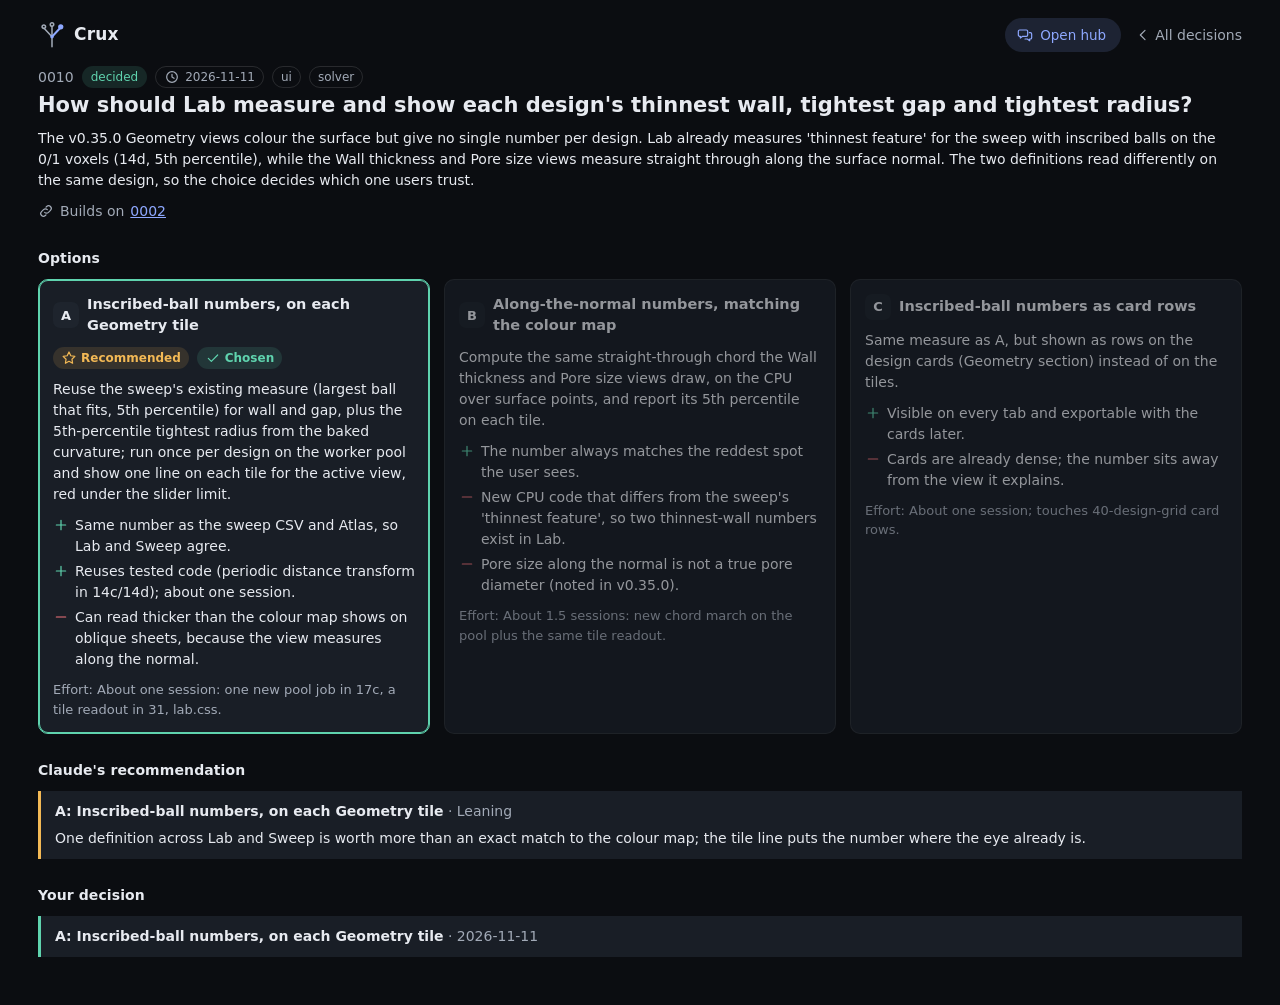
<file: .decisions/0010-per-design-geometry-numbers.html>
<!doctype html>
<html lang="en">
<head>
<meta charset="utf-8">
<meta name="viewport" content="width=device-width,initial-scale=1">
<link rel="icon" href="data:image/svg+xml,%3Csvg xmlns='http://www.w3.org/2000/svg' viewBox='0 0 48 48'%3E%3Cg fill='none' stroke='%23a2aab7' stroke-width='3' stroke-linecap='round'%3E%3Cpath d='M24 44V27M24 27L10 12M24 27V9'/%3E%3Ccircle cx='10' cy='10' r='3'/%3E%3Ccircle cx='24' cy='6' r='3'/%3E%3C/g%3E%3Cpath d='M24 27L38 12' stroke='%238ea8ff' stroke-width='4' stroke-linecap='round'/%3E%3Ccircle cx='39' cy='10' r='5' fill='%238ea8ff'/%3E%3Ccircle cx='24' cy='27' r='3.5' fill='%238ea8ff'/%3E%3C/svg%3E">
<title>Decision</title>
<style>
:root{--bg:#0b0d11;--panel:#10141a;--lane:#12161c;--surface:#191e26;--surface2:#1e242d;--raised:#1b2029;--line:rgba(255,255,255,.075);--line2:rgba(255,255,255,.12);--text:#e7eaf0;--muted:#a2aab7;--faint:#6c7584;--accent:#8ea8ff;--accent-ink:#0d1530;--accent-bg:rgba(142,168,255,.14);--good:#5fd3ae;--good-bg:rgba(95,211,174,.13);--warn:#f3b955;--warn-bg:rgba(243,185,85,.13);--bad:#f2727a;--bad-bg:rgba(242,114,122,.13);--chosen:#5fd3ae;--hist:#8792ad;--radius:10px;--font:"Segoe UI Variable Text","Segoe UI",Inter,system-ui,-apple-system,sans-serif;--mono:"Cascadia Mono",Consolas,ui-monospace,monospace;--good-fill:#5fd3ae;color-scheme:dark}
*{box-sizing:border-box}
html,body{margin:0;background:var(--bg);color:var(--text);font:14px/1.5 var(--font);overflow-wrap:anywhere;-webkit-font-smoothing:antialiased}
main{max-width:1240px;margin:0 auto;padding:18px 18px 48px}
h1{font-size:21px;font-weight:600;margin:4px 0 8px;line-height:1.3}
h2{font-size:14px;font-weight:600;margin:26px 0 10px;color:var(--text);letter-spacing:.1px}
h3{font-size:14.5px;font-weight:600;margin:0}
p{margin:0 0 10px}
a{color:var(--accent)}
.muted{color:var(--muted)}
.row{display:flex;flex-wrap:wrap;gap:8px;align-items:center}
.chip{display:inline-flex;align-items:center;gap:5px;font-size:12px;padding:1px 8px;border-radius:999px;background:transparent;color:var(--muted);border:1px solid var(--line2);white-space:nowrap}
.chip.open{background:var(--accent-bg);color:var(--accent);border-color:transparent}
.chip.decided{background:var(--good-bg);color:var(--good);border-color:transparent}
.chip.found{background:var(--warn-bg);color:var(--warn);border-color:transparent}
.chip.bad{background:var(--bad-bg);color:var(--bad);border-color:transparent}
.chip.superseded,.chip.rejected{text-decoration:line-through}
.icon{width:16px;height:16px;flex:none;stroke:currentColor;fill:none;stroke-width:1.8;stroke-linecap:round;stroke-linejoin:round;vertical-align:-3px}
.card{background:var(--surface);border:1px solid var(--line);border-radius:var(--radius);padding:14px;min-width:0}
.btn{font:inherit;font-size:13.5px;display:inline-flex;align-items:center;gap:7px;padding:6px 12px;border-radius:7px;border:1px solid var(--line2);background:transparent;color:var(--text);cursor:pointer}
.btn:hover{background:rgba(255,255,255,.05);border-color:rgba(255,255,255,.18)}
.btn.primary{background:var(--accent);border-color:transparent;color:var(--accent-ink);font-weight:600}
input,textarea{font:inherit;width:100%;max-width:100%;padding:8px 11px;border-radius:7px;border:1px solid var(--line2);background:var(--panel);color:var(--text)}
input::placeholder,textarea::placeholder{color:var(--faint)}
svg{max-width:100%}

.brand{display:flex;align-items:center;gap:8px;text-decoration:none;color:var(--text)}
.brand .mark{width:28px;height:28px;flex:none}
.brand b{font-size:17px;letter-spacing:.2px}

.options{display:grid;grid-template-columns:repeat(auto-fit,minmax(min(100%,270px),1fr));gap:14px}
.opt{display:flex;flex-direction:column;gap:10px}
.opt.is-rec{border-color:var(--warn)}
.opt.is-chosen{border-color:var(--chosen);box-shadow:inset 0 0 0 1px var(--chosen)}
.opt.is-dim{opacity:.62}
.letter{display:inline-grid;place-items:center;width:26px;height:26px;border-radius:7px;background:var(--surface2);font-weight:600;font-size:13px;flex:none}
.sketch{background:var(--surface2);border-radius:8px;padding:8px;color:var(--text);aspect-ratio:16/9;display:grid;place-items:center;overflow:hidden}
.sketch svg{width:100%;height:100%;display:block}
.pc{list-style:none;margin:0;padding:0;display:grid;gap:4px;font-size:14px}
.pc li{display:flex;gap:6px;align-items:flex-start}
.pc .icon{margin-top:2px}
.pro .icon{color:var(--good)}
.con .icon{color:var(--bad)}
.badge{display:inline-flex;align-items:center;gap:4px;font-size:12px;font-weight:600;padding:2px 8px;border-radius:999px}
.badge.rec{background:var(--warn-bg);color:var(--warn)}
.badge.ch{background:var(--good-bg);color:var(--good)}
.crit{display:grid;gap:10px}
.crit-row{display:grid;gap:6px}
.crit-name{font-weight:600;font-size:14px}
.crit-opts{display:flex;flex-wrap:wrap;gap:6px 14px}
.score{display:inline-flex;align-items:center;gap:6px;font-size:13px}
.pips{display:inline-flex;gap:3px}
.pip{width:10px;height:10px;border-radius:3px;background:var(--line)}
.pip.on{background:var(--accent)}
.score.is-chosen .pip.on{background:var(--chosen)}
.note{font-size:13px;color:var(--muted)}
.pick-opts{display:flex;flex-wrap:wrap;gap:8px;margin:8px 0 12px}
.pick-opts .btn[aria-pressed=true]{background:var(--accent-bg);border-color:var(--accent);color:var(--accent);font-weight:600}
.callout{border-left:3px solid var(--warn);padding:10px 14px;background:var(--surface);border-radius:0}
.callout.good{border-left-color:var(--chosen)}
.callout.bad{border-left-color:var(--bad)}
.toast{font-size:13px;color:var(--good);min-height:1.4em;margin-top:8px}
.err{font-size:13px;color:var(--bad);min-height:1.2em}
.sub{font-size:12px;font-weight:600;color:var(--muted);margin:2px 0 0}
.mini{list-style:none;margin:0;padding:0;display:grid;gap:3px;font-size:13.5px}
.mini li{display:flex;gap:6px;align-items:flex-start}
.mini .icon{width:14px;height:14px;margin-top:3px;color:var(--muted)}
.mini.risk .icon{color:var(--warn)}
.est{display:grid;gap:2px;font-size:13.5px}
.est .basis{font-size:12.5px;color:var(--muted)}
.ev{display:grid;gap:10px}
.ev-item{display:grid;gap:4px}
.ev-meta{display:flex;flex-wrap:wrap;gap:6px;align-items:center;font-size:13px}
.ev-meta a{display:inline-flex;gap:4px;align-items:center}
.code{font-family:var(--mono);font-size:13px;word-break:break-all;background:var(--surface2);padding:1px 6px;border-radius:5px}
.brief{display:grid;gap:14px}
.brief ol{margin:0;padding-left:20px;display:grid;gap:4px}
.reads{display:grid;gap:8px;margin:4px 0 12px}
.read{display:flex;gap:8px;align-items:flex-start;padding:9px 12px;border-radius:8px;background:var(--surface);border:1px solid var(--line);font-size:14px}
.read .icon{margin-top:2px}
.ok-read .icon{color:var(--good)}
.warn-read{border-color:var(--warn)}.warn-read .icon{color:var(--warn)}
.bad-read{border-color:var(--bad)}.bad-read .icon{color:var(--bad)}
.ruled{margin-top:12px}
.deep-chip{background:var(--accent-bg);color:var(--accent);border-color:transparent}
.hub-nav{display:flex;gap:8px;align-items:center}.hub-nav a{display:inline-flex;align-items:center;gap:7px;padding:6px 14px 6px 11px;border-radius:999px;border:1px solid var(--line2);background:var(--surface);color:var(--text);font-size:13.5px;font-weight:500;text-decoration:none;transition:border-color .15s,background .15s,color .15s}.hub-nav a[hidden]{display:none}.hub-nav a svg{width:16px;height:16px;fill:none;stroke:var(--accent);stroke-width:1.8;stroke-linecap:round;stroke-linejoin:round}.hub-nav a:hover{border-color:var(--accent);background:var(--accent-bg);color:var(--accent)}.hub-nav a.hub{background:var(--accent-bg);border-color:transparent;color:var(--accent)}.hub-nav a.hub:hover{border-color:var(--accent)}
</style>
</head>
<body>
<main id="app"></main>
<script id="data" type="application/json">{"id":10,"slug":"per-design-geometry-numbers","title":"How should Lab measure and show each design's thinnest wall, tightest gap and tightest radius?","date":"2026-11-11","mode":"quick","lenses":["ui","solver"],"status":"decided","context":"The v0.35.0 Geometry views colour the surface but give no single number per design. Lab already measures 'thinnest feature' for the sweep with inscribed balls on the 0/1 voxels (14d, 5th percentile), while the Wall thickness and Pore size views measure straight through along the surface normal. The two definitions read differently on the same design, so the choice decides which one users trust.","depends_on":[2],"conflicts":[],"options":[{"key":"A","name":"Inscribed-ball numbers, on each Geometry tile","summary":"Reuse the sweep's existing measure (largest ball that fits, 5th percentile) for wall and gap, plus the 5th-percentile tightest radius from the baked curvature; run once per design on the worker pool and show one line on each tile for the active view, red under the slider limit.","pros":["Same number as the sweep CSV and Atlas, so Lab and Sweep agree.","Reuses tested code (periodic distance transform in 14c/14d); about one session."],"cons":["Can read thicker than the colour map shows on oblique sheets, because the view measures along the normal."],"effort":"About one session: one new pool job in 17c, a tile readout in 31, lab.css.","source":"claude"},{"key":"B","name":"Along-the-normal numbers, matching the colour map","summary":"Compute the same straight-through chord the Wall thickness and Pore size views draw, on the CPU over surface points, and report its 5th percentile on each tile.","pros":["The number always matches the reddest spot the user sees."],"cons":["New CPU code that differs from the sweep's 'thinnest feature', so two thinnest-wall numbers exist in Lab.","Pore size along the normal is not a true pore diameter (noted in v0.35.0)."],"effort":"About 1.5 sessions: new chord march on the pool plus the same tile readout.","source":"claude"},{"key":"C","name":"Inscribed-ball numbers as card rows","summary":"Same measure as A, but shown as rows on the design cards (Geometry section) instead of on the tiles.","pros":["Visible on every tab and exportable with the cards later."],"cons":["Cards are already dense; the number sits away from the view it explains."],"effort":"About one session; touches 40-design-grid card rows.","source":"claude"}],"recommended":"A","recommendation":"One definition across Lab and Sweep is worth more than an exact match to the colour map; the tile line puts the number where the eye already is.","confidence":"lean","chosen":"A","reason":"","decided_on":"2026-11-11","superseded_by":null,"challenge":null,"settles":[],"_file":"0010-per-design-geometry-numbers.html","_links":{"1":"0001-next-up-after-v0-34.html","2":"0002-geometry-view-picker-scope.html","10":"0010-per-design-geometry-numbers.html","11":"0011-buckling-crush-prep-on-workers.html","12":"0012-thinnest-wall-measure.html"}}</script>
<script>
const D = JSON.parse(document.getElementById('data').textContent);
const I = {
  star:'<svg class="icon" viewBox="0 0 24 24"><path d="M12 3l2.7 5.6 6.1.9-4.4 4.3 1 6.1L12 17l-5.4 2.9 1-6.1-4.4-4.3 6.1-.9z"/></svg>',
  check:'<svg class="icon" viewBox="0 0 24 24"><path d="M5 12.5l4.5 4.5L19 7.5"/></svg>',
  plus:'<svg class="icon" viewBox="0 0 24 24"><path d="M12 5v14M5 12h14"/></svg>',
  minus:'<svg class="icon" viewBox="0 0 24 24"><path d="M5 12h14"/></svg>',
  back:'<svg class="icon" viewBox="0 0 24 24"><path d="M15 5l-7 7 7 7"/></svg>',
  copy:'<svg class="icon" viewBox="0 0 24 24"><rect x="8" y="8" width="12" height="12" rx="2"/><path d="M16 8V5a1 1 0 0 0-1-1H5a1 1 0 0 0-1 1v10a1 1 0 0 0 1 1h3"/></svg>',
  link:'<svg class="icon" viewBox="0 0 24 24"><path d="M10 14a4 4 0 0 0 5.7 0l3-3a4 4 0 0 0-5.7-5.7l-1 1"/><path d="M14 10a4 4 0 0 0-5.7 0l-3 3a4 4 0 0 0 5.7 5.7l1-1"/></svg>',
  alert:'<svg class="icon" viewBox="0 0 24 24"><path d="M12 4l9 16H3z"/><path d="M12 10v4M12 17.5v.01"/></svg>',
  dot:'<svg class="icon" viewBox="0 0 24 24"><circle cx="12" cy="12" r="3"/></svg>',
  book:'<svg class="icon" viewBox="0 0 24 24"><path d="M5 4h9a4 4 0 0 1 4 4v12H9a4 4 0 0 1-4-4z"/><path d="M5 16a4 4 0 0 1 4-4h9"/></svg>',
  brain:'<svg class="icon" viewBox="0 0 24 24"><path d="M12 5a3 3 0 0 0-6 1 3 3 0 0 0-1 5 3 3 0 0 0 2 5 3 3 0 0 0 5 2z"/><path d="M12 5a3 3 0 0 1 6 1 3 3 0 0 1 1 5 3 3 0 0 1-2 5 3 3 0 0 1-5 2"/></svg>',
  edit:'<svg class="icon" viewBox="0 0 24 24"><path d="M4 20h4L19 9l-4-4L4 16z"/><path d="M13.5 6.5l4 4"/></svg>',
  clock:'<svg class="icon" viewBox="0 0 24 24"><circle cx="12" cy="12" r="8"/><path d="M12 8v4l3 2"/></svg>'
};
const esc = s => String(s ?? '').replace(/[&<>"]/g, c => ({'&':'&amp;','<':'&lt;','>':'&gt;','"':'&quot;'}[c]));
const pad = n => String(n).padStart(4, '0');
const conf = {strong:'Strong recommendation', lean:'Leaning', 'toss-up':'Toss-up'};
document.title = `${pad(D.id)} ${D.title} · Crux`;
const opts = D.options || [];
const decided = D.status === 'decided' && D.chosen;

function refLinks(list){
  return (list || []).map(n => `<a href="${esc(fileOf(n))}">${pad(n)}</a>`).join(', ');
}
function fileOf(n){ return (D._links || {})[n] || 'index.html'; }

let h = `<div class="row" style="justify-content:space-between"><a class="brand" href="index.html"><svg class="mark" viewBox="0 0 48 48" aria-hidden="true"><g fill="none" stroke="var(--muted)" stroke-width="2.6" stroke-linecap="round" stroke-linejoin="round"><path d="M24 44V27M24 27L10 12M24 27V9"/><circle cx="10" cy="10" r="3"/><circle cx="24" cy="6" r="3"/></g><path d="M24 27L38 12" stroke="var(--accent)" stroke-width="3.4" stroke-linecap="round"/><circle cx="39" cy="10" r="4.5" fill="var(--accent)"/><circle cx="24" cy="27" r="3" fill="var(--accent)"/></svg><b>Crux</b></a><span class="row" style="gap:14px"><nav class="hub-nav"><a id="hub-link" class="hub" hidden href="http://localhost:4747/" title="Back to the Crux hub"><svg viewBox="0 0 24 24" aria-hidden="true"><path d="M4 4.5h10a2 2 0 0 1 2 2v5.5a2 2 0 0 1-2 2H8.5L5 16.5V14H4a2 2 0 0 1-2-2V6.5a2 2 0 0 1 2-2z"/><path d="M18.5 8.5H20a2 2 0 0 1 2 2V16a2 2 0 0 1-2 2h-1v2.5L15.5 18H12"/></svg>Open hub</a></nav><a class="row muted" href="index.html" style="gap:4px;text-decoration:none;font-size:14px">${I.back}All decisions</a></span></div>`;
h += `<div class="row" style="margin-top:14px"><span class="muted">${pad(D.id)}</span><span class="chip ${esc(D.status)}">${esc(D.status)}</span><span class="chip">${I.clock}${esc(D.date)}</span>${(D.lenses||[]).map(l=>`<span class="chip">${esc(l)}</span>`).join('')}${D.deep?'<span class="chip deep-chip">deep</span>':''}</div>`;
h += `<h1>${esc(D.title)}</h1><p>${esc(D.context)}</p>`;
if ((D.depends_on||[]).length) h += `<p class="muted row" style="gap:6px">${I.link}Builds on ${refLinks(D.depends_on)}</p>`;
if ((D.conflicts||[]).length) h += `<div class="callout bad"><b>Conflicts with active decision ${refLinks(D.conflicts)}.</b> Picking against it means superseding that decision.</div>`;
if (D.deliberate || D.holding_up || D.open_item){
  const dl = {yes:'Deliberate', likely:'Likely deliberate', unclear:'Unclear, may be accidental'}[D.deliberate] || '';
  h += `<div class="reads">
    ${D.open_item?`<div class="read bad-read">${I.alert}<div><b>Open item in the repo's own log.</b> Confirming this finding closes it.</div></div>`:''}
    ${dl?`<div class="read">${I.check}<div><b>${esc(dl)}</b></div></div>`:''}
    ${D.holding_up?`<div class="read ${D.holding_up==='strained'?'warn-read':'ok-read'}">${D.holding_up==='strained'?I.alert:I.check}<div><b>${D.holding_up==='strained'?'Strained':'Holding up'}</b>${D.strain?`<div>${esc(D.strain)}</div>`:''}</div></div>`:''}
  </div>`;
}
if (D.status === 'parked'){
  const rv = D.revisit || {}; const due = rv.date && rv.date <= new Date().toISOString().slice(0,10);
  h += `<div class="read ${due?'warn-read':''}" style="margin:4px 0 12px">${I.clock}<div><b>${due?'Parked, revisit is due':'Parked'}</b><div>${rv.date?`Come back on ${esc(rv.date)}`:''}${rv.date&&rv.trigger?', or ':''}${rv.trigger?`Come back ${esc(rv.trigger)}`:''}</div></div></div>`;
}
if ((D.log_refs||[]).length) h += `<p class="muted row" style="gap:6px">${I.book}Also in the repo's log: ${D.log_refs.map(r=>`<span class="code">${esc(r.file)}</span> ${esc(r.entry||'')}`).join(', ')}</p>`;
if (D.status === 'superseded' && D.superseded_by) h += `<div class="callout bad">Replaced by decision ${refLinks([D.superseded_by])}.</div>`;

h += `<h2>Options</h2><div class="options">`;
for (const o of opts){
  const rec = o.key === D.recommended, ch = decided && o.key === D.chosen;
  h += `<article class="card opt${rec?' is-rec':''}${ch?' is-chosen':''}${decided&&!ch?' is-dim':''}" id="opt-${esc(o.key)}">
    <div class="row"><span class="letter">${esc(o.key)}</span><h3 style="flex:1;min-width:0">${esc(o.name)}</h3></div>
    ${(rec||ch||o.source==='human')?`<div class="row">${rec?`<span class="badge rec">${I.star}${(D.status==='found'||D.deliberate)?'In the code now':'Recommended'}</span>`:''}${ch?`<span class="badge ch">${I.check}Chosen</span>`:''}${o.source==='human'?'<span class="chip">Your option</span>':''}</div>`:''}
    ${o.sketch?`<div class="sketch">${o.sketch}</div>`:''}
    <p style="margin:0">${esc(o.summary)}</p>
    <ul class="pc">${(o.pros||[]).map(p=>`<li class="pro">${I.plus}<span>${esc(p)}</span></li>`).join('')}${(o.cons||[]).map(c=>`<li class="con">${I.minus}<span>${esc(c)}</span></li>`).join('')}</ul>
    ${o.effort?`<p class="note" style="margin:0">Effort: ${esc(o.effort)}</p>`:''}
    ${(o.assumptions||[]).length?`<div class="sub">Assumes</div><ul class="mini">${o.assumptions.map(a=>`<li>${I.dot}<span>${esc(a)}</span></li>`).join('')}</ul>`:''}
    ${(o.risks||[]).length?`<div class="sub">Risks</div><ul class="mini risk">${o.risks.map(r=>`<li>${I.alert}<span>${esc(r)}</span></li>`).join('')}</ul>`:''}
    ${(o.estimates||[]).length?`<div class="sub">Estimates</div><div class="est">${o.estimates.map(e=>`<div><b>${esc(e.what)}:</b> ${esc(e.value)}${e.basis?`<div class="basis">Basis: ${esc(e.basis)}</div>`:''}</div>`).join('')}</div>`:''}
  </article>`;
}
h += `</div>`;
if ((D.ruled_out||[]).length) h += `<div class="ruled"><div class="sub">Ruled out</div><ul class="mini">${D.ruled_out.map(r=>`<li>${I.minus}<span>${esc(r.option)} <span class="muted">· ${esc(r.by)}</span></span></li>`).join('')}</ul></div>`;

if ((D.criteria||[]).length){
  h += `<h2>How they compare</h2><div class="card crit">`;
  for (const c of D.criteria){
    h += `<div class="crit-row"><div class="crit-name">${esc(c.name)}</div><div class="crit-opts">`;
    for (const o of opts){
      const s = (c.scores||{})[o.key];
      if (s == null) continue;
      h += `<span class="score${decided&&o.key===D.chosen?' is-chosen':''}"><span class="letter" style="width:22px;height:22px;font-size:12px">${esc(o.key)}</span><span class="pips">${[1,2,3].map(i=>`<span class="pip${i<=s?' on':''}"></span>`).join('')}</span></span>`;
    }
    h += `</div>${c.note?`<div class="note">${esc(c.note)}</div>`:''}</div>`;
  }
  h += `</div>`;
}

if ((D.evidence||[]).length){
  h += `<h2>Evidence</h2><div class="card ev">${D.evidence.map(e=>`<div class="ev-item"><div>${esc(e.claim)}</div><div class="ev-meta">${(e.options||[]).map(k=>`<span class="letter" style="width:20px;height:20px;font-size:11px">${esc(k)}</span>`).join('')}${e.judgment||!e.url?`<span class="chip">${I.brain}Claude's judgment</span>`:`<a href="${esc(e.url)}" target="_blank" rel="noopener">${I.book}${esc(e.source||e.url)}</a>`}</div></div>`).join('')}</div>`;
}

if (D.recommended){
  const ro = opts.find(o=>o.key===D.recommended);
  const isFinding = D.status === 'found' || D.deliberate;
  h += `<h2>${isFinding?'Evidence in the code':"Claude's recommendation"}</h2><div class="callout"><b>${esc(D.recommended)}${ro?': '+esc(ro.name):''}</b>${!isFinding && D.confidence?` <span class="muted">· ${esc(conf[D.confidence]||D.confidence)}</span>`:''}<p style="margin:6px 0 0">${esc(D.recommendation)}</p>${D.change_mind?`<p style="margin:8px 0 0"><span class="muted">What would change this:</span> ${esc(D.change_mind)}</p>`:''}</div>`;
}

if (D.challenge) h += `<h2>The case against the pick</h2><div class="callout bad"><p style="margin:0">${esc(D.challenge)}</p></div>`;

if (decided){
  const co = opts.find(o=>o.key===D.chosen);
  h += `<h2>Your decision</h2><div class="callout good"><b>${esc(D.chosen)}${co?': '+esc(co.name):''}</b>${D.decided_on?` <span class="muted">· ${esc(D.decided_on)}</span>`:''}${D.reason?`<p style="margin:6px 0 0">${esc(D.reason)}</p>`:''}</div>`;
  const B = D.brief;
  if (B){
    const list = (t, arr, ordered) => (arr||[]).length ? `<div><div class="sub">${t}</div>${ordered?`<ol>${arr.map(x=>`<li>${esc(x)}</li>`).join('')}</ol>`:`<ul class="mini">${arr.map(x=>`<li>${I.dot}<span>${esc(x)}</span></li>`).join('')}</ul>`}</div>` : '';
    h += `<h2>Build brief</h2><div class="card brief">
      ${(B.files||[]).length?`<div><div class="sub">Files</div><ul class="mini">${B.files.map(f=>`<li>${I.dot}<span><span class="code">${esc(f.path)}</span> ${esc(f.change)}</span></li>`).join('')}</ul></div>`:''}
      ${list('Steps', B.steps, true)}${list('Done when', B.done_when)}${list('Validation', B.validation)}${list('Avoid', B.avoid)}
    </div>`;
  }
} else if (D.status === 'rejected'){
  h += `<h2>Dropped</h2><div class="callout bad">${D.reason?`<p style="margin:0">${esc(D.reason)}</p>`:'<p style="margin:0" class="muted">No reason given.</p>'}</div>`;
} else if (D.status === 'found'){
  h += `<h2>Review this finding</h2><div class="card">
    <div class="pick-opts" role="group" aria-label="Review">
      <button class="btn" data-act="confirm" aria-pressed="false">${I.check}Confirm</button>
      <button class="btn" data-act="reject" aria-pressed="false">${I.minus}Reject</button>
      <button class="btn" data-act="edit" aria-pressed="false">${I.edit}Edit</button>
    </div>
    <label class="note" for="why" id="whyLabel">Note (optional)</label>
    <textarea id="why" rows="2" placeholder="Anything to add, such as why it was done this way"></textarea>
    <div class="err" id="err"></div>
    <div class="row" style="margin-top:4px"><button class="btn primary" id="copyReview">${I.copy}Copy for Claude</button></div>
    <div class="toast" id="toast"></div>
    <p class="note" style="margin:6px 0 0">Paste the copied line into Claude, or reply there with several at once, such as "confirm 3, 5; reject 4".</p>
  </div>`;
} else if (D.status === 'open'){
  h += `<h2>Make the call</h2><div class="card">
    <div class="pick-opts" role="group" aria-label="Options">${opts.map(o=>`<button class="btn" data-k="${esc(o.key)}" aria-pressed="false">${esc(o.key)}: ${esc(o.name)}</button>`).join('')}</div>
    <div class="pick-opts" role="group" aria-label="Or set it aside" style="margin-top:-4px"><span class="note" style="align-self:center">Or</span><button class="btn" data-k="park" aria-pressed="false">${I.clock}Park it</button><button class="btn" data-k="drop" aria-pressed="false">${I.minus}Drop it</button></div>
    <label class="note" for="why" id="pickLabel">Your reason (optional)</label>
    <textarea id="why" rows="2" placeholder="Why this one, in a sentence"></textarea>
    <div class="err" id="err"></div>
    <div class="row" style="margin-top:4px"><button class="btn primary" id="copy">${I.copy}Copy pick for Claude</button></div>
    <div class="toast" id="toast"></div>
    <p class="note" style="margin:6px 0 0">Paste the copied line into Claude, or just type the letter there.</p>
  </div>`;
}
document.getElementById('app').innerHTML = h;

let pick = null;
document.querySelectorAll('.pick-opts .btn').forEach(b => b.addEventListener('click', () => {
  pick = b.dataset.k;
  document.querySelectorAll('.pick-opts .btn').forEach(x => x.setAttribute('aria-pressed', x === b));
  const pl = document.getElementById('pickLabel');
  if (pl) pl.textContent = pick === 'park' ? 'When to come back: a date or a trigger (required)' : pick === 'drop' ? 'Why not (optional)' : 'Your reason (optional)';
  document.getElementById('err').textContent = '';
}));
const copyBtn = document.getElementById('copy');
if (copyBtn) copyBtn.addEventListener('click', async () => {
  if (!pick){ document.getElementById('err').textContent = 'Choose an option first'; return; }
  const why = document.getElementById('why').value.trim();
  if (pick === 'park' && !why){ document.getElementById('err').textContent = 'Say when to come back to it'; return; }
  const line = pick === 'park' ? `Decision ${pad(D.id)}: park, revisit ${why}`
    : pick === 'drop' ? `Decision ${pad(D.id)}: drop.` + (why ? ` Reason: ${why}` : '')
    : `Decision ${pad(D.id)}: pick ${pick}.` + (why ? ` Reason: ${why}` : '');
  try { await navigator.clipboard.writeText(line); document.getElementById('toast').textContent = 'Copied. Paste it into Claude.'; }
  catch(e){ const t = document.getElementById('why'); t.value = line; t.select(); document.getElementById('toast').textContent = 'Copy was blocked; the line is selected in the box above.'; }
});
let act = null;
document.querySelectorAll('[data-act]').forEach(b => b.addEventListener('click', () => {
  act = b.dataset.act;
  document.querySelectorAll('[data-act]').forEach(x => x.setAttribute('aria-pressed', x === b));
  document.getElementById('whyLabel').textContent = act === 'edit' ? 'What should change (required)' : 'Note (optional)';
  document.getElementById('err').textContent = '';
}));
const rev = document.getElementById('copyReview');
if (rev) rev.addEventListener('click', async () => {
  const why = document.getElementById('why').value.trim();
  if (!act){ document.getElementById('err').textContent = 'Choose confirm, reject or edit first'; return; }
  if (act === 'edit' && !why){ document.getElementById('err').textContent = 'Say what should change'; return; }
  const line = `Decision ${pad(D.id)}: ${act}` + (why ? `: ${why}` : '.');
  try { await navigator.clipboard.writeText(line); document.getElementById('toast').textContent = 'Copied. Paste it into Claude.'; }
  catch(e){ const t = document.getElementById('why'); t.value = line; t.select(); document.getElementById('toast').textContent = 'Copy was blocked; the line is selected in the box above.'; }
});
document.getElementById('why')?.addEventListener('input', () => document.getElementById('err').textContent = '');
</script>
<script>
// Links to the Crux hub: shown when the page comes from the hub, or when a running hub answers on this machine.
(() => {
  const show = (id, href) => { const a = document.getElementById(id); if (a) { if (href) a.href = href; a.hidden = false; } };
  if (location.protocol !== 'file:') { show('hub-link', '/'); show('all-link', '/all'); return; }
  fetch('http://localhost:4747/api/ping').then(r => { if (r.ok) show('hub-link'); }).catch(() => {});
})();
</script>
</body>
</html>
</file>
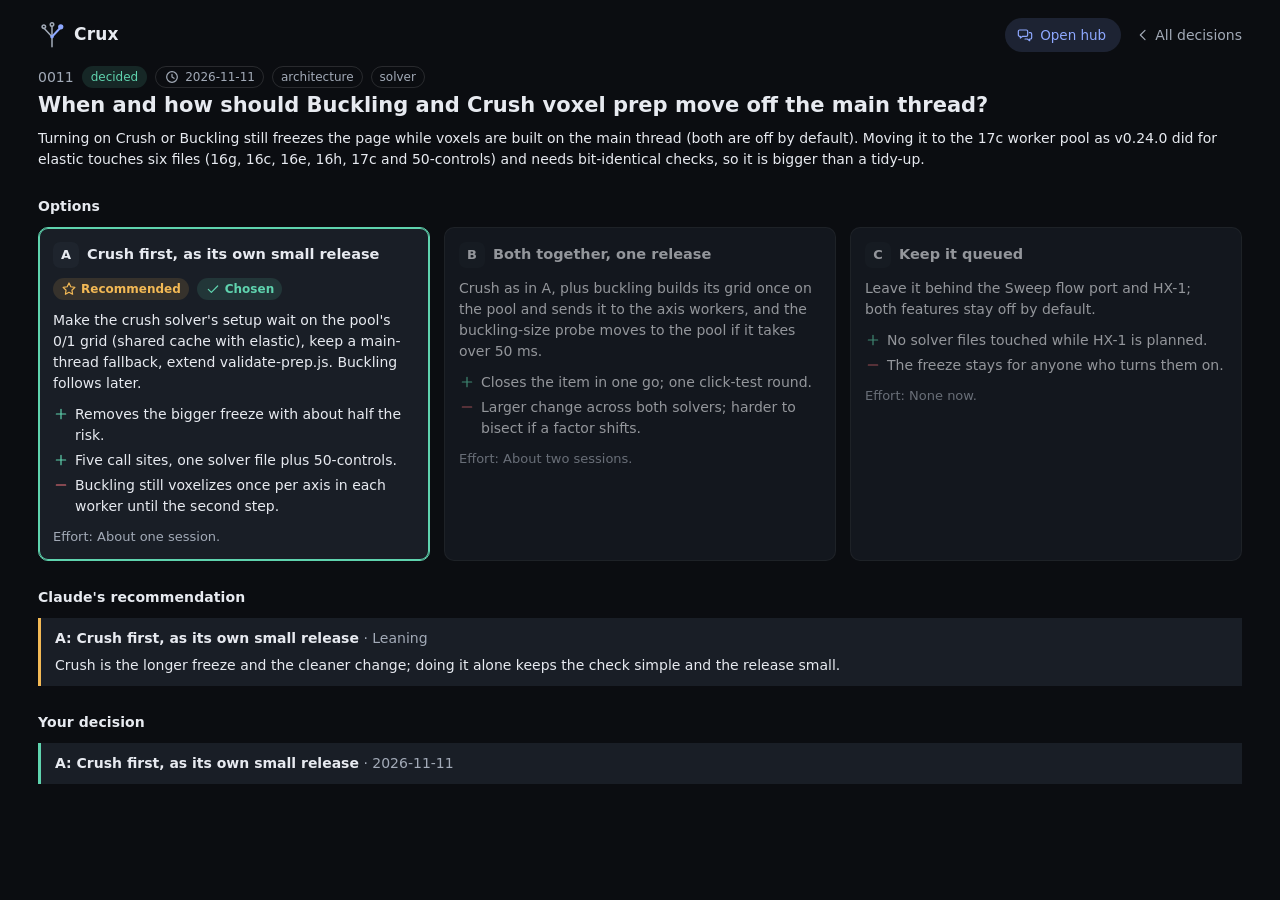
<file: .decisions/0011-buckling-crush-prep-on-workers.html>
<!doctype html>
<html lang="en">
<head>
<meta charset="utf-8">
<meta name="viewport" content="width=device-width,initial-scale=1">
<link rel="icon" href="data:image/svg+xml,%3Csvg xmlns='http://www.w3.org/2000/svg' viewBox='0 0 48 48'%3E%3Cg fill='none' stroke='%23a2aab7' stroke-width='3' stroke-linecap='round'%3E%3Cpath d='M24 44V27M24 27L10 12M24 27V9'/%3E%3Ccircle cx='10' cy='10' r='3'/%3E%3Ccircle cx='24' cy='6' r='3'/%3E%3C/g%3E%3Cpath d='M24 27L38 12' stroke='%238ea8ff' stroke-width='4' stroke-linecap='round'/%3E%3Ccircle cx='39' cy='10' r='5' fill='%238ea8ff'/%3E%3Ccircle cx='24' cy='27' r='3.5' fill='%238ea8ff'/%3E%3C/svg%3E">
<title>Decision</title>
<style>
:root{--bg:#0b0d11;--panel:#10141a;--lane:#12161c;--surface:#191e26;--surface2:#1e242d;--raised:#1b2029;--line:rgba(255,255,255,.075);--line2:rgba(255,255,255,.12);--text:#e7eaf0;--muted:#a2aab7;--faint:#6c7584;--accent:#8ea8ff;--accent-ink:#0d1530;--accent-bg:rgba(142,168,255,.14);--good:#5fd3ae;--good-bg:rgba(95,211,174,.13);--warn:#f3b955;--warn-bg:rgba(243,185,85,.13);--bad:#f2727a;--bad-bg:rgba(242,114,122,.13);--chosen:#5fd3ae;--hist:#8792ad;--radius:10px;--font:"Segoe UI Variable Text","Segoe UI",Inter,system-ui,-apple-system,sans-serif;--mono:"Cascadia Mono",Consolas,ui-monospace,monospace;--good-fill:#5fd3ae;color-scheme:dark}
*{box-sizing:border-box}
html,body{margin:0;background:var(--bg);color:var(--text);font:14px/1.5 var(--font);overflow-wrap:anywhere;-webkit-font-smoothing:antialiased}
main{max-width:1240px;margin:0 auto;padding:18px 18px 48px}
h1{font-size:21px;font-weight:600;margin:4px 0 8px;line-height:1.3}
h2{font-size:14px;font-weight:600;margin:26px 0 10px;color:var(--text);letter-spacing:.1px}
h3{font-size:14.5px;font-weight:600;margin:0}
p{margin:0 0 10px}
a{color:var(--accent)}
.muted{color:var(--muted)}
.row{display:flex;flex-wrap:wrap;gap:8px;align-items:center}
.chip{display:inline-flex;align-items:center;gap:5px;font-size:12px;padding:1px 8px;border-radius:999px;background:transparent;color:var(--muted);border:1px solid var(--line2);white-space:nowrap}
.chip.open{background:var(--accent-bg);color:var(--accent);border-color:transparent}
.chip.decided{background:var(--good-bg);color:var(--good);border-color:transparent}
.chip.found{background:var(--warn-bg);color:var(--warn);border-color:transparent}
.chip.bad{background:var(--bad-bg);color:var(--bad);border-color:transparent}
.chip.superseded,.chip.rejected{text-decoration:line-through}
.icon{width:16px;height:16px;flex:none;stroke:currentColor;fill:none;stroke-width:1.8;stroke-linecap:round;stroke-linejoin:round;vertical-align:-3px}
.card{background:var(--surface);border:1px solid var(--line);border-radius:var(--radius);padding:14px;min-width:0}
.btn{font:inherit;font-size:13.5px;display:inline-flex;align-items:center;gap:7px;padding:6px 12px;border-radius:7px;border:1px solid var(--line2);background:transparent;color:var(--text);cursor:pointer}
.btn:hover{background:rgba(255,255,255,.05);border-color:rgba(255,255,255,.18)}
.btn.primary{background:var(--accent);border-color:transparent;color:var(--accent-ink);font-weight:600}
input,textarea{font:inherit;width:100%;max-width:100%;padding:8px 11px;border-radius:7px;border:1px solid var(--line2);background:var(--panel);color:var(--text)}
input::placeholder,textarea::placeholder{color:var(--faint)}
svg{max-width:100%}

.brand{display:flex;align-items:center;gap:8px;text-decoration:none;color:var(--text)}
.brand .mark{width:28px;height:28px;flex:none}
.brand b{font-size:17px;letter-spacing:.2px}

.options{display:grid;grid-template-columns:repeat(auto-fit,minmax(min(100%,270px),1fr));gap:14px}
.opt{display:flex;flex-direction:column;gap:10px}
.opt.is-rec{border-color:var(--warn)}
.opt.is-chosen{border-color:var(--chosen);box-shadow:inset 0 0 0 1px var(--chosen)}
.opt.is-dim{opacity:.62}
.letter{display:inline-grid;place-items:center;width:26px;height:26px;border-radius:7px;background:var(--surface2);font-weight:600;font-size:13px;flex:none}
.sketch{background:var(--surface2);border-radius:8px;padding:8px;color:var(--text);aspect-ratio:16/9;display:grid;place-items:center;overflow:hidden}
.sketch svg{width:100%;height:100%;display:block}
.pc{list-style:none;margin:0;padding:0;display:grid;gap:4px;font-size:14px}
.pc li{display:flex;gap:6px;align-items:flex-start}
.pc .icon{margin-top:2px}
.pro .icon{color:var(--good)}
.con .icon{color:var(--bad)}
.badge{display:inline-flex;align-items:center;gap:4px;font-size:12px;font-weight:600;padding:2px 8px;border-radius:999px}
.badge.rec{background:var(--warn-bg);color:var(--warn)}
.badge.ch{background:var(--good-bg);color:var(--good)}
.crit{display:grid;gap:10px}
.crit-row{display:grid;gap:6px}
.crit-name{font-weight:600;font-size:14px}
.crit-opts{display:flex;flex-wrap:wrap;gap:6px 14px}
.score{display:inline-flex;align-items:center;gap:6px;font-size:13px}
.pips{display:inline-flex;gap:3px}
.pip{width:10px;height:10px;border-radius:3px;background:var(--line)}
.pip.on{background:var(--accent)}
.score.is-chosen .pip.on{background:var(--chosen)}
.note{font-size:13px;color:var(--muted)}
.pick-opts{display:flex;flex-wrap:wrap;gap:8px;margin:8px 0 12px}
.pick-opts .btn[aria-pressed=true]{background:var(--accent-bg);border-color:var(--accent);color:var(--accent);font-weight:600}
.callout{border-left:3px solid var(--warn);padding:10px 14px;background:var(--surface);border-radius:0}
.callout.good{border-left-color:var(--chosen)}
.callout.bad{border-left-color:var(--bad)}
.toast{font-size:13px;color:var(--good);min-height:1.4em;margin-top:8px}
.err{font-size:13px;color:var(--bad);min-height:1.2em}
.sub{font-size:12px;font-weight:600;color:var(--muted);margin:2px 0 0}
.mini{list-style:none;margin:0;padding:0;display:grid;gap:3px;font-size:13.5px}
.mini li{display:flex;gap:6px;align-items:flex-start}
.mini .icon{width:14px;height:14px;margin-top:3px;color:var(--muted)}
.mini.risk .icon{color:var(--warn)}
.est{display:grid;gap:2px;font-size:13.5px}
.est .basis{font-size:12.5px;color:var(--muted)}
.ev{display:grid;gap:10px}
.ev-item{display:grid;gap:4px}
.ev-meta{display:flex;flex-wrap:wrap;gap:6px;align-items:center;font-size:13px}
.ev-meta a{display:inline-flex;gap:4px;align-items:center}
.code{font-family:var(--mono);font-size:13px;word-break:break-all;background:var(--surface2);padding:1px 6px;border-radius:5px}
.brief{display:grid;gap:14px}
.brief ol{margin:0;padding-left:20px;display:grid;gap:4px}
.reads{display:grid;gap:8px;margin:4px 0 12px}
.read{display:flex;gap:8px;align-items:flex-start;padding:9px 12px;border-radius:8px;background:var(--surface);border:1px solid var(--line);font-size:14px}
.read .icon{margin-top:2px}
.ok-read .icon{color:var(--good)}
.warn-read{border-color:var(--warn)}.warn-read .icon{color:var(--warn)}
.bad-read{border-color:var(--bad)}.bad-read .icon{color:var(--bad)}
.ruled{margin-top:12px}
.deep-chip{background:var(--accent-bg);color:var(--accent);border-color:transparent}
.hub-nav{display:flex;gap:8px;align-items:center}.hub-nav a{display:inline-flex;align-items:center;gap:7px;padding:6px 14px 6px 11px;border-radius:999px;border:1px solid var(--line2);background:var(--surface);color:var(--text);font-size:13.5px;font-weight:500;text-decoration:none;transition:border-color .15s,background .15s,color .15s}.hub-nav a[hidden]{display:none}.hub-nav a svg{width:16px;height:16px;fill:none;stroke:var(--accent);stroke-width:1.8;stroke-linecap:round;stroke-linejoin:round}.hub-nav a:hover{border-color:var(--accent);background:var(--accent-bg);color:var(--accent)}.hub-nav a.hub{background:var(--accent-bg);border-color:transparent;color:var(--accent)}.hub-nav a.hub:hover{border-color:var(--accent)}
</style>
</head>
<body>
<main id="app"></main>
<script id="data" type="application/json">{"id":11,"slug":"buckling-crush-prep-on-workers","title":"When and how should Buckling and Crush voxel prep move off the main thread?","date":"2026-11-11","mode":"quick","lenses":["architecture","solver"],"status":"decided","context":"Turning on Crush or Buckling still freezes the page while voxels are built on the main thread (both are off by default). Moving it to the 17c worker pool as v0.24.0 did for elastic touches six files (16g, 16c, 16e, 16h, 17c and 50-controls) and needs bit-identical checks, so it is bigger than a tidy-up.","depends_on":[],"conflicts":[],"options":[{"key":"A","name":"Crush first, as its own small release","summary":"Make the crush solver's setup wait on the pool's 0/1 grid (shared cache with elastic), keep a main-thread fallback, extend validate-prep.js. Buckling follows later.","pros":["Removes the bigger freeze with about half the risk.","Five call sites, one solver file plus 50-controls."],"cons":["Buckling still voxelizes once per axis in each worker until the second step."],"effort":"About one session.","source":"claude"},{"key":"B","name":"Both together, one release","summary":"Crush as in A, plus buckling builds its grid once on the pool and sends it to the axis workers, and the buckling-size probe moves to the pool if it takes over 50 ms.","pros":["Closes the item in one go; one click-test round."],"cons":["Larger change across both solvers; harder to bisect if a factor shifts."],"effort":"About two sessions.","source":"claude"},{"key":"C","name":"Keep it queued","summary":"Leave it behind the Sweep flow port and HX-1; both features stay off by default.","pros":["No solver files touched while HX-1 is planned."],"cons":["The freeze stays for anyone who turns them on."],"effort":"None now.","source":"claude"}],"recommended":"A","recommendation":"Crush is the longer freeze and the cleaner change; doing it alone keeps the check simple and the release small.","confidence":"lean","chosen":"A","reason":"","decided_on":"2026-11-11","superseded_by":null,"challenge":null,"settles":[],"_file":"0011-buckling-crush-prep-on-workers.html","_links":{"1":"0001-next-up-after-v0-34.html","2":"0002-geometry-view-picker-scope.html","10":"0010-per-design-geometry-numbers.html","11":"0011-buckling-crush-prep-on-workers.html","12":"0012-thinnest-wall-measure.html"}}</script>
<script>
const D = JSON.parse(document.getElementById('data').textContent);
const I = {
  star:'<svg class="icon" viewBox="0 0 24 24"><path d="M12 3l2.7 5.6 6.1.9-4.4 4.3 1 6.1L12 17l-5.4 2.9 1-6.1-4.4-4.3 6.1-.9z"/></svg>',
  check:'<svg class="icon" viewBox="0 0 24 24"><path d="M5 12.5l4.5 4.5L19 7.5"/></svg>',
  plus:'<svg class="icon" viewBox="0 0 24 24"><path d="M12 5v14M5 12h14"/></svg>',
  minus:'<svg class="icon" viewBox="0 0 24 24"><path d="M5 12h14"/></svg>',
  back:'<svg class="icon" viewBox="0 0 24 24"><path d="M15 5l-7 7 7 7"/></svg>',
  copy:'<svg class="icon" viewBox="0 0 24 24"><rect x="8" y="8" width="12" height="12" rx="2"/><path d="M16 8V5a1 1 0 0 0-1-1H5a1 1 0 0 0-1 1v10a1 1 0 0 0 1 1h3"/></svg>',
  link:'<svg class="icon" viewBox="0 0 24 24"><path d="M10 14a4 4 0 0 0 5.7 0l3-3a4 4 0 0 0-5.7-5.7l-1 1"/><path d="M14 10a4 4 0 0 0-5.7 0l-3 3a4 4 0 0 0 5.7 5.7l1-1"/></svg>',
  alert:'<svg class="icon" viewBox="0 0 24 24"><path d="M12 4l9 16H3z"/><path d="M12 10v4M12 17.5v.01"/></svg>',
  dot:'<svg class="icon" viewBox="0 0 24 24"><circle cx="12" cy="12" r="3"/></svg>',
  book:'<svg class="icon" viewBox="0 0 24 24"><path d="M5 4h9a4 4 0 0 1 4 4v12H9a4 4 0 0 1-4-4z"/><path d="M5 16a4 4 0 0 1 4-4h9"/></svg>',
  brain:'<svg class="icon" viewBox="0 0 24 24"><path d="M12 5a3 3 0 0 0-6 1 3 3 0 0 0-1 5 3 3 0 0 0 2 5 3 3 0 0 0 5 2z"/><path d="M12 5a3 3 0 0 1 6 1 3 3 0 0 1 1 5 3 3 0 0 1-2 5 3 3 0 0 1-5 2"/></svg>',
  edit:'<svg class="icon" viewBox="0 0 24 24"><path d="M4 20h4L19 9l-4-4L4 16z"/><path d="M13.5 6.5l4 4"/></svg>',
  clock:'<svg class="icon" viewBox="0 0 24 24"><circle cx="12" cy="12" r="8"/><path d="M12 8v4l3 2"/></svg>'
};
const esc = s => String(s ?? '').replace(/[&<>"]/g, c => ({'&':'&amp;','<':'&lt;','>':'&gt;','"':'&quot;'}[c]));
const pad = n => String(n).padStart(4, '0');
const conf = {strong:'Strong recommendation', lean:'Leaning', 'toss-up':'Toss-up'};
document.title = `${pad(D.id)} ${D.title} · Crux`;
const opts = D.options || [];
const decided = D.status === 'decided' && D.chosen;

function refLinks(list){
  return (list || []).map(n => `<a href="${esc(fileOf(n))}">${pad(n)}</a>`).join(', ');
}
function fileOf(n){ return (D._links || {})[n] || 'index.html'; }

let h = `<div class="row" style="justify-content:space-between"><a class="brand" href="index.html"><svg class="mark" viewBox="0 0 48 48" aria-hidden="true"><g fill="none" stroke="var(--muted)" stroke-width="2.6" stroke-linecap="round" stroke-linejoin="round"><path d="M24 44V27M24 27L10 12M24 27V9"/><circle cx="10" cy="10" r="3"/><circle cx="24" cy="6" r="3"/></g><path d="M24 27L38 12" stroke="var(--accent)" stroke-width="3.4" stroke-linecap="round"/><circle cx="39" cy="10" r="4.5" fill="var(--accent)"/><circle cx="24" cy="27" r="3" fill="var(--accent)"/></svg><b>Crux</b></a><span class="row" style="gap:14px"><nav class="hub-nav"><a id="hub-link" class="hub" hidden href="http://localhost:4747/" title="Back to the Crux hub"><svg viewBox="0 0 24 24" aria-hidden="true"><path d="M4 4.5h10a2 2 0 0 1 2 2v5.5a2 2 0 0 1-2 2H8.5L5 16.5V14H4a2 2 0 0 1-2-2V6.5a2 2 0 0 1 2-2z"/><path d="M18.5 8.5H20a2 2 0 0 1 2 2V16a2 2 0 0 1-2 2h-1v2.5L15.5 18H12"/></svg>Open hub</a></nav><a class="row muted" href="index.html" style="gap:4px;text-decoration:none;font-size:14px">${I.back}All decisions</a></span></div>`;
h += `<div class="row" style="margin-top:14px"><span class="muted">${pad(D.id)}</span><span class="chip ${esc(D.status)}">${esc(D.status)}</span><span class="chip">${I.clock}${esc(D.date)}</span>${(D.lenses||[]).map(l=>`<span class="chip">${esc(l)}</span>`).join('')}${D.deep?'<span class="chip deep-chip">deep</span>':''}</div>`;
h += `<h1>${esc(D.title)}</h1><p>${esc(D.context)}</p>`;
if ((D.depends_on||[]).length) h += `<p class="muted row" style="gap:6px">${I.link}Builds on ${refLinks(D.depends_on)}</p>`;
if ((D.conflicts||[]).length) h += `<div class="callout bad"><b>Conflicts with active decision ${refLinks(D.conflicts)}.</b> Picking against it means superseding that decision.</div>`;
if (D.deliberate || D.holding_up || D.open_item){
  const dl = {yes:'Deliberate', likely:'Likely deliberate', unclear:'Unclear, may be accidental'}[D.deliberate] || '';
  h += `<div class="reads">
    ${D.open_item?`<div class="read bad-read">${I.alert}<div><b>Open item in the repo's own log.</b> Confirming this finding closes it.</div></div>`:''}
    ${dl?`<div class="read">${I.check}<div><b>${esc(dl)}</b></div></div>`:''}
    ${D.holding_up?`<div class="read ${D.holding_up==='strained'?'warn-read':'ok-read'}">${D.holding_up==='strained'?I.alert:I.check}<div><b>${D.holding_up==='strained'?'Strained':'Holding up'}</b>${D.strain?`<div>${esc(D.strain)}</div>`:''}</div></div>`:''}
  </div>`;
}
if (D.status === 'parked'){
  const rv = D.revisit || {}; const due = rv.date && rv.date <= new Date().toISOString().slice(0,10);
  h += `<div class="read ${due?'warn-read':''}" style="margin:4px 0 12px">${I.clock}<div><b>${due?'Parked, revisit is due':'Parked'}</b><div>${rv.date?`Come back on ${esc(rv.date)}`:''}${rv.date&&rv.trigger?', or ':''}${rv.trigger?`Come back ${esc(rv.trigger)}`:''}</div></div></div>`;
}
if ((D.log_refs||[]).length) h += `<p class="muted row" style="gap:6px">${I.book}Also in the repo's log: ${D.log_refs.map(r=>`<span class="code">${esc(r.file)}</span> ${esc(r.entry||'')}`).join(', ')}</p>`;
if (D.status === 'superseded' && D.superseded_by) h += `<div class="callout bad">Replaced by decision ${refLinks([D.superseded_by])}.</div>`;

h += `<h2>Options</h2><div class="options">`;
for (const o of opts){
  const rec = o.key === D.recommended, ch = decided && o.key === D.chosen;
  h += `<article class="card opt${rec?' is-rec':''}${ch?' is-chosen':''}${decided&&!ch?' is-dim':''}" id="opt-${esc(o.key)}">
    <div class="row"><span class="letter">${esc(o.key)}</span><h3 style="flex:1;min-width:0">${esc(o.name)}</h3></div>
    ${(rec||ch||o.source==='human')?`<div class="row">${rec?`<span class="badge rec">${I.star}${(D.status==='found'||D.deliberate)?'In the code now':'Recommended'}</span>`:''}${ch?`<span class="badge ch">${I.check}Chosen</span>`:''}${o.source==='human'?'<span class="chip">Your option</span>':''}</div>`:''}
    ${o.sketch?`<div class="sketch">${o.sketch}</div>`:''}
    <p style="margin:0">${esc(o.summary)}</p>
    <ul class="pc">${(o.pros||[]).map(p=>`<li class="pro">${I.plus}<span>${esc(p)}</span></li>`).join('')}${(o.cons||[]).map(c=>`<li class="con">${I.minus}<span>${esc(c)}</span></li>`).join('')}</ul>
    ${o.effort?`<p class="note" style="margin:0">Effort: ${esc(o.effort)}</p>`:''}
    ${(o.assumptions||[]).length?`<div class="sub">Assumes</div><ul class="mini">${o.assumptions.map(a=>`<li>${I.dot}<span>${esc(a)}</span></li>`).join('')}</ul>`:''}
    ${(o.risks||[]).length?`<div class="sub">Risks</div><ul class="mini risk">${o.risks.map(r=>`<li>${I.alert}<span>${esc(r)}</span></li>`).join('')}</ul>`:''}
    ${(o.estimates||[]).length?`<div class="sub">Estimates</div><div class="est">${o.estimates.map(e=>`<div><b>${esc(e.what)}:</b> ${esc(e.value)}${e.basis?`<div class="basis">Basis: ${esc(e.basis)}</div>`:''}</div>`).join('')}</div>`:''}
  </article>`;
}
h += `</div>`;
if ((D.ruled_out||[]).length) h += `<div class="ruled"><div class="sub">Ruled out</div><ul class="mini">${D.ruled_out.map(r=>`<li>${I.minus}<span>${esc(r.option)} <span class="muted">· ${esc(r.by)}</span></span></li>`).join('')}</ul></div>`;

if ((D.criteria||[]).length){
  h += `<h2>How they compare</h2><div class="card crit">`;
  for (const c of D.criteria){
    h += `<div class="crit-row"><div class="crit-name">${esc(c.name)}</div><div class="crit-opts">`;
    for (const o of opts){
      const s = (c.scores||{})[o.key];
      if (s == null) continue;
      h += `<span class="score${decided&&o.key===D.chosen?' is-chosen':''}"><span class="letter" style="width:22px;height:22px;font-size:12px">${esc(o.key)}</span><span class="pips">${[1,2,3].map(i=>`<span class="pip${i<=s?' on':''}"></span>`).join('')}</span></span>`;
    }
    h += `</div>${c.note?`<div class="note">${esc(c.note)}</div>`:''}</div>`;
  }
  h += `</div>`;
}

if ((D.evidence||[]).length){
  h += `<h2>Evidence</h2><div class="card ev">${D.evidence.map(e=>`<div class="ev-item"><div>${esc(e.claim)}</div><div class="ev-meta">${(e.options||[]).map(k=>`<span class="letter" style="width:20px;height:20px;font-size:11px">${esc(k)}</span>`).join('')}${e.judgment||!e.url?`<span class="chip">${I.brain}Claude's judgment</span>`:`<a href="${esc(e.url)}" target="_blank" rel="noopener">${I.book}${esc(e.source||e.url)}</a>`}</div></div>`).join('')}</div>`;
}

if (D.recommended){
  const ro = opts.find(o=>o.key===D.recommended);
  const isFinding = D.status === 'found' || D.deliberate;
  h += `<h2>${isFinding?'Evidence in the code':"Claude's recommendation"}</h2><div class="callout"><b>${esc(D.recommended)}${ro?': '+esc(ro.name):''}</b>${!isFinding && D.confidence?` <span class="muted">· ${esc(conf[D.confidence]||D.confidence)}</span>`:''}<p style="margin:6px 0 0">${esc(D.recommendation)}</p>${D.change_mind?`<p style="margin:8px 0 0"><span class="muted">What would change this:</span> ${esc(D.change_mind)}</p>`:''}</div>`;
}

if (D.challenge) h += `<h2>The case against the pick</h2><div class="callout bad"><p style="margin:0">${esc(D.challenge)}</p></div>`;

if (decided){
  const co = opts.find(o=>o.key===D.chosen);
  h += `<h2>Your decision</h2><div class="callout good"><b>${esc(D.chosen)}${co?': '+esc(co.name):''}</b>${D.decided_on?` <span class="muted">· ${esc(D.decided_on)}</span>`:''}${D.reason?`<p style="margin:6px 0 0">${esc(D.reason)}</p>`:''}</div>`;
  const B = D.brief;
  if (B){
    const list = (t, arr, ordered) => (arr||[]).length ? `<div><div class="sub">${t}</div>${ordered?`<ol>${arr.map(x=>`<li>${esc(x)}</li>`).join('')}</ol>`:`<ul class="mini">${arr.map(x=>`<li>${I.dot}<span>${esc(x)}</span></li>`).join('')}</ul>`}</div>` : '';
    h += `<h2>Build brief</h2><div class="card brief">
      ${(B.files||[]).length?`<div><div class="sub">Files</div><ul class="mini">${B.files.map(f=>`<li>${I.dot}<span><span class="code">${esc(f.path)}</span> ${esc(f.change)}</span></li>`).join('')}</ul></div>`:''}
      ${list('Steps', B.steps, true)}${list('Done when', B.done_when)}${list('Validation', B.validation)}${list('Avoid', B.avoid)}
    </div>`;
  }
} else if (D.status === 'rejected'){
  h += `<h2>Dropped</h2><div class="callout bad">${D.reason?`<p style="margin:0">${esc(D.reason)}</p>`:'<p style="margin:0" class="muted">No reason given.</p>'}</div>`;
} else if (D.status === 'found'){
  h += `<h2>Review this finding</h2><div class="card">
    <div class="pick-opts" role="group" aria-label="Review">
      <button class="btn" data-act="confirm" aria-pressed="false">${I.check}Confirm</button>
      <button class="btn" data-act="reject" aria-pressed="false">${I.minus}Reject</button>
      <button class="btn" data-act="edit" aria-pressed="false">${I.edit}Edit</button>
    </div>
    <label class="note" for="why" id="whyLabel">Note (optional)</label>
    <textarea id="why" rows="2" placeholder="Anything to add, such as why it was done this way"></textarea>
    <div class="err" id="err"></div>
    <div class="row" style="margin-top:4px"><button class="btn primary" id="copyReview">${I.copy}Copy for Claude</button></div>
    <div class="toast" id="toast"></div>
    <p class="note" style="margin:6px 0 0">Paste the copied line into Claude, or reply there with several at once, such as "confirm 3, 5; reject 4".</p>
  </div>`;
} else if (D.status === 'open'){
  h += `<h2>Make the call</h2><div class="card">
    <div class="pick-opts" role="group" aria-label="Options">${opts.map(o=>`<button class="btn" data-k="${esc(o.key)}" aria-pressed="false">${esc(o.key)}: ${esc(o.name)}</button>`).join('')}</div>
    <div class="pick-opts" role="group" aria-label="Or set it aside" style="margin-top:-4px"><span class="note" style="align-self:center">Or</span><button class="btn" data-k="park" aria-pressed="false">${I.clock}Park it</button><button class="btn" data-k="drop" aria-pressed="false">${I.minus}Drop it</button></div>
    <label class="note" for="why" id="pickLabel">Your reason (optional)</label>
    <textarea id="why" rows="2" placeholder="Why this one, in a sentence"></textarea>
    <div class="err" id="err"></div>
    <div class="row" style="margin-top:4px"><button class="btn primary" id="copy">${I.copy}Copy pick for Claude</button></div>
    <div class="toast" id="toast"></div>
    <p class="note" style="margin:6px 0 0">Paste the copied line into Claude, or just type the letter there.</p>
  </div>`;
}
document.getElementById('app').innerHTML = h;

let pick = null;
document.querySelectorAll('.pick-opts .btn').forEach(b => b.addEventListener('click', () => {
  pick = b.dataset.k;
  document.querySelectorAll('.pick-opts .btn').forEach(x => x.setAttribute('aria-pressed', x === b));
  const pl = document.getElementById('pickLabel');
  if (pl) pl.textContent = pick === 'park' ? 'When to come back: a date or a trigger (required)' : pick === 'drop' ? 'Why not (optional)' : 'Your reason (optional)';
  document.getElementById('err').textContent = '';
}));
const copyBtn = document.getElementById('copy');
if (copyBtn) copyBtn.addEventListener('click', async () => {
  if (!pick){ document.getElementById('err').textContent = 'Choose an option first'; return; }
  const why = document.getElementById('why').value.trim();
  if (pick === 'park' && !why){ document.getElementById('err').textContent = 'Say when to come back to it'; return; }
  const line = pick === 'park' ? `Decision ${pad(D.id)}: park, revisit ${why}`
    : pick === 'drop' ? `Decision ${pad(D.id)}: drop.` + (why ? ` Reason: ${why}` : '')
    : `Decision ${pad(D.id)}: pick ${pick}.` + (why ? ` Reason: ${why}` : '');
  try { await navigator.clipboard.writeText(line); document.getElementById('toast').textContent = 'Copied. Paste it into Claude.'; }
  catch(e){ const t = document.getElementById('why'); t.value = line; t.select(); document.getElementById('toast').textContent = 'Copy was blocked; the line is selected in the box above.'; }
});
let act = null;
document.querySelectorAll('[data-act]').forEach(b => b.addEventListener('click', () => {
  act = b.dataset.act;
  document.querySelectorAll('[data-act]').forEach(x => x.setAttribute('aria-pressed', x === b));
  document.getElementById('whyLabel').textContent = act === 'edit' ? 'What should change (required)' : 'Note (optional)';
  document.getElementById('err').textContent = '';
}));
const rev = document.getElementById('copyReview');
if (rev) rev.addEventListener('click', async () => {
  const why = document.getElementById('why').value.trim();
  if (!act){ document.getElementById('err').textContent = 'Choose confirm, reject or edit first'; return; }
  if (act === 'edit' && !why){ document.getElementById('err').textContent = 'Say what should change'; return; }
  const line = `Decision ${pad(D.id)}: ${act}` + (why ? `: ${why}` : '.');
  try { await navigator.clipboard.writeText(line); document.getElementById('toast').textContent = 'Copied. Paste it into Claude.'; }
  catch(e){ const t = document.getElementById('why'); t.value = line; t.select(); document.getElementById('toast').textContent = 'Copy was blocked; the line is selected in the box above.'; }
});
document.getElementById('why')?.addEventListener('input', () => document.getElementById('err').textContent = '');
</script>
<script>
// Links to the Crux hub: shown when the page comes from the hub, or when a running hub answers on this machine.
(() => {
  const show = (id, href) => { const a = document.getElementById(id); if (a) { if (href) a.href = href; a.hidden = false; } };
  if (location.protocol !== 'file:') { show('hub-link', '/'); show('all-link', '/all'); return; }
  fetch('http://localhost:4747/api/ping').then(r => { if (r.ok) show('hub-link'); }).catch(() => {});
})();
</script>
</body>
</html>
</file>
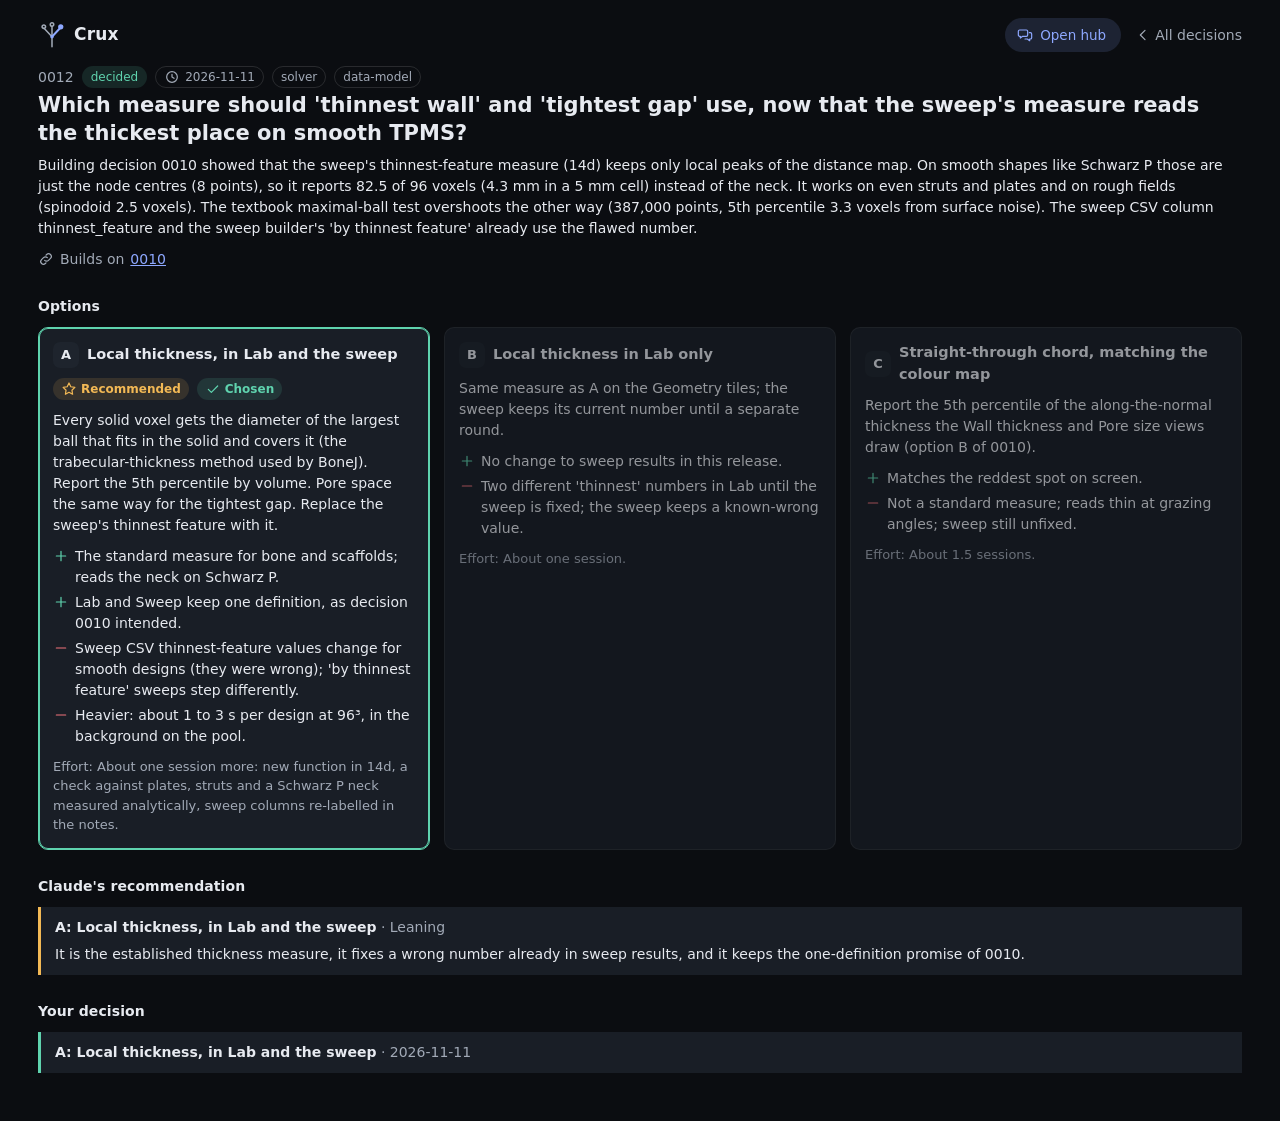
<file: .decisions/0012-thinnest-wall-measure.html>
<!doctype html>
<html lang="en">
<head>
<meta charset="utf-8">
<meta name="viewport" content="width=device-width,initial-scale=1">
<link rel="icon" href="data:image/svg+xml,%3Csvg xmlns='http://www.w3.org/2000/svg' viewBox='0 0 48 48'%3E%3Cg fill='none' stroke='%23a2aab7' stroke-width='3' stroke-linecap='round'%3E%3Cpath d='M24 44V27M24 27L10 12M24 27V9'/%3E%3Ccircle cx='10' cy='10' r='3'/%3E%3Ccircle cx='24' cy='6' r='3'/%3E%3C/g%3E%3Cpath d='M24 27L38 12' stroke='%238ea8ff' stroke-width='4' stroke-linecap='round'/%3E%3Ccircle cx='39' cy='10' r='5' fill='%238ea8ff'/%3E%3Ccircle cx='24' cy='27' r='3.5' fill='%238ea8ff'/%3E%3C/svg%3E">
<title>Decision</title>
<style>
:root{--bg:#0b0d11;--panel:#10141a;--lane:#12161c;--surface:#191e26;--surface2:#1e242d;--raised:#1b2029;--line:rgba(255,255,255,.075);--line2:rgba(255,255,255,.12);--text:#e7eaf0;--muted:#a2aab7;--faint:#6c7584;--accent:#8ea8ff;--accent-ink:#0d1530;--accent-bg:rgba(142,168,255,.14);--good:#5fd3ae;--good-bg:rgba(95,211,174,.13);--warn:#f3b955;--warn-bg:rgba(243,185,85,.13);--bad:#f2727a;--bad-bg:rgba(242,114,122,.13);--chosen:#5fd3ae;--hist:#8792ad;--radius:10px;--font:"Segoe UI Variable Text","Segoe UI",Inter,system-ui,-apple-system,sans-serif;--mono:"Cascadia Mono",Consolas,ui-monospace,monospace;--good-fill:#5fd3ae;color-scheme:dark}
*{box-sizing:border-box}
html,body{margin:0;background:var(--bg);color:var(--text);font:14px/1.5 var(--font);overflow-wrap:anywhere;-webkit-font-smoothing:antialiased}
main{max-width:1240px;margin:0 auto;padding:18px 18px 48px}
h1{font-size:21px;font-weight:600;margin:4px 0 8px;line-height:1.3}
h2{font-size:14px;font-weight:600;margin:26px 0 10px;color:var(--text);letter-spacing:.1px}
h3{font-size:14.5px;font-weight:600;margin:0}
p{margin:0 0 10px}
a{color:var(--accent)}
.muted{color:var(--muted)}
.row{display:flex;flex-wrap:wrap;gap:8px;align-items:center}
.chip{display:inline-flex;align-items:center;gap:5px;font-size:12px;padding:1px 8px;border-radius:999px;background:transparent;color:var(--muted);border:1px solid var(--line2);white-space:nowrap}
.chip.open{background:var(--accent-bg);color:var(--accent);border-color:transparent}
.chip.decided{background:var(--good-bg);color:var(--good);border-color:transparent}
.chip.found{background:var(--warn-bg);color:var(--warn);border-color:transparent}
.chip.bad{background:var(--bad-bg);color:var(--bad);border-color:transparent}
.chip.superseded,.chip.rejected{text-decoration:line-through}
.icon{width:16px;height:16px;flex:none;stroke:currentColor;fill:none;stroke-width:1.8;stroke-linecap:round;stroke-linejoin:round;vertical-align:-3px}
.card{background:var(--surface);border:1px solid var(--line);border-radius:var(--radius);padding:14px;min-width:0}
.btn{font:inherit;font-size:13.5px;display:inline-flex;align-items:center;gap:7px;padding:6px 12px;border-radius:7px;border:1px solid var(--line2);background:transparent;color:var(--text);cursor:pointer}
.btn:hover{background:rgba(255,255,255,.05);border-color:rgba(255,255,255,.18)}
.btn.primary{background:var(--accent);border-color:transparent;color:var(--accent-ink);font-weight:600}
input,textarea{font:inherit;width:100%;max-width:100%;padding:8px 11px;border-radius:7px;border:1px solid var(--line2);background:var(--panel);color:var(--text)}
input::placeholder,textarea::placeholder{color:var(--faint)}
svg{max-width:100%}

.brand{display:flex;align-items:center;gap:8px;text-decoration:none;color:var(--text)}
.brand .mark{width:28px;height:28px;flex:none}
.brand b{font-size:17px;letter-spacing:.2px}

.options{display:grid;grid-template-columns:repeat(auto-fit,minmax(min(100%,270px),1fr));gap:14px}
.opt{display:flex;flex-direction:column;gap:10px}
.opt.is-rec{border-color:var(--warn)}
.opt.is-chosen{border-color:var(--chosen);box-shadow:inset 0 0 0 1px var(--chosen)}
.opt.is-dim{opacity:.62}
.letter{display:inline-grid;place-items:center;width:26px;height:26px;border-radius:7px;background:var(--surface2);font-weight:600;font-size:13px;flex:none}
.sketch{background:var(--surface2);border-radius:8px;padding:8px;color:var(--text);aspect-ratio:16/9;display:grid;place-items:center;overflow:hidden}
.sketch svg{width:100%;height:100%;display:block}
.pc{list-style:none;margin:0;padding:0;display:grid;gap:4px;font-size:14px}
.pc li{display:flex;gap:6px;align-items:flex-start}
.pc .icon{margin-top:2px}
.pro .icon{color:var(--good)}
.con .icon{color:var(--bad)}
.badge{display:inline-flex;align-items:center;gap:4px;font-size:12px;font-weight:600;padding:2px 8px;border-radius:999px}
.badge.rec{background:var(--warn-bg);color:var(--warn)}
.badge.ch{background:var(--good-bg);color:var(--good)}
.crit{display:grid;gap:10px}
.crit-row{display:grid;gap:6px}
.crit-name{font-weight:600;font-size:14px}
.crit-opts{display:flex;flex-wrap:wrap;gap:6px 14px}
.score{display:inline-flex;align-items:center;gap:6px;font-size:13px}
.pips{display:inline-flex;gap:3px}
.pip{width:10px;height:10px;border-radius:3px;background:var(--line)}
.pip.on{background:var(--accent)}
.score.is-chosen .pip.on{background:var(--chosen)}
.note{font-size:13px;color:var(--muted)}
.pick-opts{display:flex;flex-wrap:wrap;gap:8px;margin:8px 0 12px}
.pick-opts .btn[aria-pressed=true]{background:var(--accent-bg);border-color:var(--accent);color:var(--accent);font-weight:600}
.callout{border-left:3px solid var(--warn);padding:10px 14px;background:var(--surface);border-radius:0}
.callout.good{border-left-color:var(--chosen)}
.callout.bad{border-left-color:var(--bad)}
.toast{font-size:13px;color:var(--good);min-height:1.4em;margin-top:8px}
.err{font-size:13px;color:var(--bad);min-height:1.2em}
.sub{font-size:12px;font-weight:600;color:var(--muted);margin:2px 0 0}
.mini{list-style:none;margin:0;padding:0;display:grid;gap:3px;font-size:13.5px}
.mini li{display:flex;gap:6px;align-items:flex-start}
.mini .icon{width:14px;height:14px;margin-top:3px;color:var(--muted)}
.mini.risk .icon{color:var(--warn)}
.est{display:grid;gap:2px;font-size:13.5px}
.est .basis{font-size:12.5px;color:var(--muted)}
.ev{display:grid;gap:10px}
.ev-item{display:grid;gap:4px}
.ev-meta{display:flex;flex-wrap:wrap;gap:6px;align-items:center;font-size:13px}
.ev-meta a{display:inline-flex;gap:4px;align-items:center}
.code{font-family:var(--mono);font-size:13px;word-break:break-all;background:var(--surface2);padding:1px 6px;border-radius:5px}
.brief{display:grid;gap:14px}
.brief ol{margin:0;padding-left:20px;display:grid;gap:4px}
.reads{display:grid;gap:8px;margin:4px 0 12px}
.read{display:flex;gap:8px;align-items:flex-start;padding:9px 12px;border-radius:8px;background:var(--surface);border:1px solid var(--line);font-size:14px}
.read .icon{margin-top:2px}
.ok-read .icon{color:var(--good)}
.warn-read{border-color:var(--warn)}.warn-read .icon{color:var(--warn)}
.bad-read{border-color:var(--bad)}.bad-read .icon{color:var(--bad)}
.ruled{margin-top:12px}
.deep-chip{background:var(--accent-bg);color:var(--accent);border-color:transparent}
.hub-nav{display:flex;gap:8px;align-items:center}.hub-nav a{display:inline-flex;align-items:center;gap:7px;padding:6px 14px 6px 11px;border-radius:999px;border:1px solid var(--line2);background:var(--surface);color:var(--text);font-size:13.5px;font-weight:500;text-decoration:none;transition:border-color .15s,background .15s,color .15s}.hub-nav a[hidden]{display:none}.hub-nav a svg{width:16px;height:16px;fill:none;stroke:var(--accent);stroke-width:1.8;stroke-linecap:round;stroke-linejoin:round}.hub-nav a:hover{border-color:var(--accent);background:var(--accent-bg);color:var(--accent)}.hub-nav a.hub{background:var(--accent-bg);border-color:transparent;color:var(--accent)}.hub-nav a.hub:hover{border-color:var(--accent)}
</style>
</head>
<body>
<main id="app"></main>
<script id="data" type="application/json">{"id":12,"slug":"thinnest-wall-measure","title":"Which measure should 'thinnest wall' and 'tightest gap' use, now that the sweep's measure reads the thickest place on smooth TPMS?","date":"2026-11-11","mode":"quick","lenses":["solver","data-model"],"status":"decided","context":"Building decision 0010 showed that the sweep's thinnest-feature measure (14d) keeps only local peaks of the distance map. On smooth shapes like Schwarz P those are just the node centres (8 points), so it reports 82.5 of 96 voxels (4.3 mm in a 5 mm cell) instead of the neck. It works on even struts and plates and on rough fields (spinodoid 2.5 voxels). The textbook maximal-ball test overshoots the other way (387,000 points, 5th percentile 3.3 voxels from surface noise). The sweep CSV column thinnest_feature and the sweep builder's 'by thinnest feature' already use the flawed number.","depends_on":[10],"conflicts":[],"options":[{"key":"A","name":"Local thickness, in Lab and the sweep","summary":"Every solid voxel gets the diameter of the largest ball that fits in the solid and covers it (the trabecular-thickness method used by BoneJ). Report the 5th percentile by volume. Pore space the same way for the tightest gap. Replace the sweep's thinnest feature with it.","pros":["The standard measure for bone and scaffolds; reads the neck on Schwarz P.","Lab and Sweep keep one definition, as decision 0010 intended."],"cons":["Sweep CSV thinnest-feature values change for smooth designs (they were wrong); 'by thinnest feature' sweeps step differently.","Heavier: about 1 to 3 s per design at 96³, in the background on the pool."],"effort":"About one session more: new function in 14d, a check against plates, struts and a Schwarz P neck measured analytically, sweep columns re-labelled in the notes.","source":"claude"},{"key":"B","name":"Local thickness in Lab only","summary":"Same measure as A on the Geometry tiles; the sweep keeps its current number until a separate round.","pros":["No change to sweep results in this release."],"cons":["Two different 'thinnest' numbers in Lab until the sweep is fixed; the sweep keeps a known-wrong value."],"effort":"About one session.","source":"claude"},{"key":"C","name":"Straight-through chord, matching the colour map","summary":"Report the 5th percentile of the along-the-normal thickness the Wall thickness and Pore size views draw (option B of 0010).","pros":["Matches the reddest spot on screen."],"cons":["Not a standard measure; reads thin at grazing angles; sweep still unfixed."],"effort":"About 1.5 sessions.","source":"claude"}],"recommended":"A","recommendation":"It is the established thickness measure, it fixes a wrong number already in sweep results, and it keeps the one-definition promise of 0010.","confidence":"lean","chosen":"A","reason":"","decided_on":"2026-11-11","superseded_by":null,"challenge":null,"settles":[{"key":"thinnest wall measure","value":"local thickness (largest inscribed ball containing each solid voxel, Hildebrand–Rüegsegger / BoneJ Tb.Th style), 5th percentile by volume; tightest gap = the same on the pore space"}],"_file":"0012-thinnest-wall-measure.html","_links":{"1":"0001-next-up-after-v0-34.html","2":"0002-geometry-view-picker-scope.html","10":"0010-per-design-geometry-numbers.html","11":"0011-buckling-crush-prep-on-workers.html","12":"0012-thinnest-wall-measure.html"}}</script>
<script>
const D = JSON.parse(document.getElementById('data').textContent);
const I = {
  star:'<svg class="icon" viewBox="0 0 24 24"><path d="M12 3l2.7 5.6 6.1.9-4.4 4.3 1 6.1L12 17l-5.4 2.9 1-6.1-4.4-4.3 6.1-.9z"/></svg>',
  check:'<svg class="icon" viewBox="0 0 24 24"><path d="M5 12.5l4.5 4.5L19 7.5"/></svg>',
  plus:'<svg class="icon" viewBox="0 0 24 24"><path d="M12 5v14M5 12h14"/></svg>',
  minus:'<svg class="icon" viewBox="0 0 24 24"><path d="M5 12h14"/></svg>',
  back:'<svg class="icon" viewBox="0 0 24 24"><path d="M15 5l-7 7 7 7"/></svg>',
  copy:'<svg class="icon" viewBox="0 0 24 24"><rect x="8" y="8" width="12" height="12" rx="2"/><path d="M16 8V5a1 1 0 0 0-1-1H5a1 1 0 0 0-1 1v10a1 1 0 0 0 1 1h3"/></svg>',
  link:'<svg class="icon" viewBox="0 0 24 24"><path d="M10 14a4 4 0 0 0 5.7 0l3-3a4 4 0 0 0-5.7-5.7l-1 1"/><path d="M14 10a4 4 0 0 0-5.7 0l-3 3a4 4 0 0 0 5.7 5.7l1-1"/></svg>',
  alert:'<svg class="icon" viewBox="0 0 24 24"><path d="M12 4l9 16H3z"/><path d="M12 10v4M12 17.5v.01"/></svg>',
  dot:'<svg class="icon" viewBox="0 0 24 24"><circle cx="12" cy="12" r="3"/></svg>',
  book:'<svg class="icon" viewBox="0 0 24 24"><path d="M5 4h9a4 4 0 0 1 4 4v12H9a4 4 0 0 1-4-4z"/><path d="M5 16a4 4 0 0 1 4-4h9"/></svg>',
  brain:'<svg class="icon" viewBox="0 0 24 24"><path d="M12 5a3 3 0 0 0-6 1 3 3 0 0 0-1 5 3 3 0 0 0 2 5 3 3 0 0 0 5 2z"/><path d="M12 5a3 3 0 0 1 6 1 3 3 0 0 1 1 5 3 3 0 0 1-2 5 3 3 0 0 1-5 2"/></svg>',
  edit:'<svg class="icon" viewBox="0 0 24 24"><path d="M4 20h4L19 9l-4-4L4 16z"/><path d="M13.5 6.5l4 4"/></svg>',
  clock:'<svg class="icon" viewBox="0 0 24 24"><circle cx="12" cy="12" r="8"/><path d="M12 8v4l3 2"/></svg>'
};
const esc = s => String(s ?? '').replace(/[&<>"]/g, c => ({'&':'&amp;','<':'&lt;','>':'&gt;','"':'&quot;'}[c]));
const pad = n => String(n).padStart(4, '0');
const conf = {strong:'Strong recommendation', lean:'Leaning', 'toss-up':'Toss-up'};
document.title = `${pad(D.id)} ${D.title} · Crux`;
const opts = D.options || [];
const decided = D.status === 'decided' && D.chosen;

function refLinks(list){
  return (list || []).map(n => `<a href="${esc(fileOf(n))}">${pad(n)}</a>`).join(', ');
}
function fileOf(n){ return (D._links || {})[n] || 'index.html'; }

let h = `<div class="row" style="justify-content:space-between"><a class="brand" href="index.html"><svg class="mark" viewBox="0 0 48 48" aria-hidden="true"><g fill="none" stroke="var(--muted)" stroke-width="2.6" stroke-linecap="round" stroke-linejoin="round"><path d="M24 44V27M24 27L10 12M24 27V9"/><circle cx="10" cy="10" r="3"/><circle cx="24" cy="6" r="3"/></g><path d="M24 27L38 12" stroke="var(--accent)" stroke-width="3.4" stroke-linecap="round"/><circle cx="39" cy="10" r="4.5" fill="var(--accent)"/><circle cx="24" cy="27" r="3" fill="var(--accent)"/></svg><b>Crux</b></a><span class="row" style="gap:14px"><nav class="hub-nav"><a id="hub-link" class="hub" hidden href="http://localhost:4747/" title="Back to the Crux hub"><svg viewBox="0 0 24 24" aria-hidden="true"><path d="M4 4.5h10a2 2 0 0 1 2 2v5.5a2 2 0 0 1-2 2H8.5L5 16.5V14H4a2 2 0 0 1-2-2V6.5a2 2 0 0 1 2-2z"/><path d="M18.5 8.5H20a2 2 0 0 1 2 2V16a2 2 0 0 1-2 2h-1v2.5L15.5 18H12"/></svg>Open hub</a></nav><a class="row muted" href="index.html" style="gap:4px;text-decoration:none;font-size:14px">${I.back}All decisions</a></span></div>`;
h += `<div class="row" style="margin-top:14px"><span class="muted">${pad(D.id)}</span><span class="chip ${esc(D.status)}">${esc(D.status)}</span><span class="chip">${I.clock}${esc(D.date)}</span>${(D.lenses||[]).map(l=>`<span class="chip">${esc(l)}</span>`).join('')}${D.deep?'<span class="chip deep-chip">deep</span>':''}</div>`;
h += `<h1>${esc(D.title)}</h1><p>${esc(D.context)}</p>`;
if ((D.depends_on||[]).length) h += `<p class="muted row" style="gap:6px">${I.link}Builds on ${refLinks(D.depends_on)}</p>`;
if ((D.conflicts||[]).length) h += `<div class="callout bad"><b>Conflicts with active decision ${refLinks(D.conflicts)}.</b> Picking against it means superseding that decision.</div>`;
if (D.deliberate || D.holding_up || D.open_item){
  const dl = {yes:'Deliberate', likely:'Likely deliberate', unclear:'Unclear, may be accidental'}[D.deliberate] || '';
  h += `<div class="reads">
    ${D.open_item?`<div class="read bad-read">${I.alert}<div><b>Open item in the repo's own log.</b> Confirming this finding closes it.</div></div>`:''}
    ${dl?`<div class="read">${I.check}<div><b>${esc(dl)}</b></div></div>`:''}
    ${D.holding_up?`<div class="read ${D.holding_up==='strained'?'warn-read':'ok-read'}">${D.holding_up==='strained'?I.alert:I.check}<div><b>${D.holding_up==='strained'?'Strained':'Holding up'}</b>${D.strain?`<div>${esc(D.strain)}</div>`:''}</div></div>`:''}
  </div>`;
}
if (D.status === 'parked'){
  const rv = D.revisit || {}; const due = rv.date && rv.date <= new Date().toISOString().slice(0,10);
  h += `<div class="read ${due?'warn-read':''}" style="margin:4px 0 12px">${I.clock}<div><b>${due?'Parked, revisit is due':'Parked'}</b><div>${rv.date?`Come back on ${esc(rv.date)}`:''}${rv.date&&rv.trigger?', or ':''}${rv.trigger?`Come back ${esc(rv.trigger)}`:''}</div></div></div>`;
}
if ((D.log_refs||[]).length) h += `<p class="muted row" style="gap:6px">${I.book}Also in the repo's log: ${D.log_refs.map(r=>`<span class="code">${esc(r.file)}</span> ${esc(r.entry||'')}`).join(', ')}</p>`;
if (D.status === 'superseded' && D.superseded_by) h += `<div class="callout bad">Replaced by decision ${refLinks([D.superseded_by])}.</div>`;

h += `<h2>Options</h2><div class="options">`;
for (const o of opts){
  const rec = o.key === D.recommended, ch = decided && o.key === D.chosen;
  h += `<article class="card opt${rec?' is-rec':''}${ch?' is-chosen':''}${decided&&!ch?' is-dim':''}" id="opt-${esc(o.key)}">
    <div class="row"><span class="letter">${esc(o.key)}</span><h3 style="flex:1;min-width:0">${esc(o.name)}</h3></div>
    ${(rec||ch||o.source==='human')?`<div class="row">${rec?`<span class="badge rec">${I.star}${(D.status==='found'||D.deliberate)?'In the code now':'Recommended'}</span>`:''}${ch?`<span class="badge ch">${I.check}Chosen</span>`:''}${o.source==='human'?'<span class="chip">Your option</span>':''}</div>`:''}
    ${o.sketch?`<div class="sketch">${o.sketch}</div>`:''}
    <p style="margin:0">${esc(o.summary)}</p>
    <ul class="pc">${(o.pros||[]).map(p=>`<li class="pro">${I.plus}<span>${esc(p)}</span></li>`).join('')}${(o.cons||[]).map(c=>`<li class="con">${I.minus}<span>${esc(c)}</span></li>`).join('')}</ul>
    ${o.effort?`<p class="note" style="margin:0">Effort: ${esc(o.effort)}</p>`:''}
    ${(o.assumptions||[]).length?`<div class="sub">Assumes</div><ul class="mini">${o.assumptions.map(a=>`<li>${I.dot}<span>${esc(a)}</span></li>`).join('')}</ul>`:''}
    ${(o.risks||[]).length?`<div class="sub">Risks</div><ul class="mini risk">${o.risks.map(r=>`<li>${I.alert}<span>${esc(r)}</span></li>`).join('')}</ul>`:''}
    ${(o.estimates||[]).length?`<div class="sub">Estimates</div><div class="est">${o.estimates.map(e=>`<div><b>${esc(e.what)}:</b> ${esc(e.value)}${e.basis?`<div class="basis">Basis: ${esc(e.basis)}</div>`:''}</div>`).join('')}</div>`:''}
  </article>`;
}
h += `</div>`;
if ((D.ruled_out||[]).length) h += `<div class="ruled"><div class="sub">Ruled out</div><ul class="mini">${D.ruled_out.map(r=>`<li>${I.minus}<span>${esc(r.option)} <span class="muted">· ${esc(r.by)}</span></span></li>`).join('')}</ul></div>`;

if ((D.criteria||[]).length){
  h += `<h2>How they compare</h2><div class="card crit">`;
  for (const c of D.criteria){
    h += `<div class="crit-row"><div class="crit-name">${esc(c.name)}</div><div class="crit-opts">`;
    for (const o of opts){
      const s = (c.scores||{})[o.key];
      if (s == null) continue;
      h += `<span class="score${decided&&o.key===D.chosen?' is-chosen':''}"><span class="letter" style="width:22px;height:22px;font-size:12px">${esc(o.key)}</span><span class="pips">${[1,2,3].map(i=>`<span class="pip${i<=s?' on':''}"></span>`).join('')}</span></span>`;
    }
    h += `</div>${c.note?`<div class="note">${esc(c.note)}</div>`:''}</div>`;
  }
  h += `</div>`;
}

if ((D.evidence||[]).length){
  h += `<h2>Evidence</h2><div class="card ev">${D.evidence.map(e=>`<div class="ev-item"><div>${esc(e.claim)}</div><div class="ev-meta">${(e.options||[]).map(k=>`<span class="letter" style="width:20px;height:20px;font-size:11px">${esc(k)}</span>`).join('')}${e.judgment||!e.url?`<span class="chip">${I.brain}Claude's judgment</span>`:`<a href="${esc(e.url)}" target="_blank" rel="noopener">${I.book}${esc(e.source||e.url)}</a>`}</div></div>`).join('')}</div>`;
}

if (D.recommended){
  const ro = opts.find(o=>o.key===D.recommended);
  const isFinding = D.status === 'found' || D.deliberate;
  h += `<h2>${isFinding?'Evidence in the code':"Claude's recommendation"}</h2><div class="callout"><b>${esc(D.recommended)}${ro?': '+esc(ro.name):''}</b>${!isFinding && D.confidence?` <span class="muted">· ${esc(conf[D.confidence]||D.confidence)}</span>`:''}<p style="margin:6px 0 0">${esc(D.recommendation)}</p>${D.change_mind?`<p style="margin:8px 0 0"><span class="muted">What would change this:</span> ${esc(D.change_mind)}</p>`:''}</div>`;
}

if (D.challenge) h += `<h2>The case against the pick</h2><div class="callout bad"><p style="margin:0">${esc(D.challenge)}</p></div>`;

if (decided){
  const co = opts.find(o=>o.key===D.chosen);
  h += `<h2>Your decision</h2><div class="callout good"><b>${esc(D.chosen)}${co?': '+esc(co.name):''}</b>${D.decided_on?` <span class="muted">· ${esc(D.decided_on)}</span>`:''}${D.reason?`<p style="margin:6px 0 0">${esc(D.reason)}</p>`:''}</div>`;
  const B = D.brief;
  if (B){
    const list = (t, arr, ordered) => (arr||[]).length ? `<div><div class="sub">${t}</div>${ordered?`<ol>${arr.map(x=>`<li>${esc(x)}</li>`).join('')}</ol>`:`<ul class="mini">${arr.map(x=>`<li>${I.dot}<span>${esc(x)}</span></li>`).join('')}</ul>`}</div>` : '';
    h += `<h2>Build brief</h2><div class="card brief">
      ${(B.files||[]).length?`<div><div class="sub">Files</div><ul class="mini">${B.files.map(f=>`<li>${I.dot}<span><span class="code">${esc(f.path)}</span> ${esc(f.change)}</span></li>`).join('')}</ul></div>`:''}
      ${list('Steps', B.steps, true)}${list('Done when', B.done_when)}${list('Validation', B.validation)}${list('Avoid', B.avoid)}
    </div>`;
  }
} else if (D.status === 'rejected'){
  h += `<h2>Dropped</h2><div class="callout bad">${D.reason?`<p style="margin:0">${esc(D.reason)}</p>`:'<p style="margin:0" class="muted">No reason given.</p>'}</div>`;
} else if (D.status === 'found'){
  h += `<h2>Review this finding</h2><div class="card">
    <div class="pick-opts" role="group" aria-label="Review">
      <button class="btn" data-act="confirm" aria-pressed="false">${I.check}Confirm</button>
      <button class="btn" data-act="reject" aria-pressed="false">${I.minus}Reject</button>
      <button class="btn" data-act="edit" aria-pressed="false">${I.edit}Edit</button>
    </div>
    <label class="note" for="why" id="whyLabel">Note (optional)</label>
    <textarea id="why" rows="2" placeholder="Anything to add, such as why it was done this way"></textarea>
    <div class="err" id="err"></div>
    <div class="row" style="margin-top:4px"><button class="btn primary" id="copyReview">${I.copy}Copy for Claude</button></div>
    <div class="toast" id="toast"></div>
    <p class="note" style="margin:6px 0 0">Paste the copied line into Claude, or reply there with several at once, such as "confirm 3, 5; reject 4".</p>
  </div>`;
} else if (D.status === 'open'){
  h += `<h2>Make the call</h2><div class="card">
    <div class="pick-opts" role="group" aria-label="Options">${opts.map(o=>`<button class="btn" data-k="${esc(o.key)}" aria-pressed="false">${esc(o.key)}: ${esc(o.name)}</button>`).join('')}</div>
    <div class="pick-opts" role="group" aria-label="Or set it aside" style="margin-top:-4px"><span class="note" style="align-self:center">Or</span><button class="btn" data-k="park" aria-pressed="false">${I.clock}Park it</button><button class="btn" data-k="drop" aria-pressed="false">${I.minus}Drop it</button></div>
    <label class="note" for="why" id="pickLabel">Your reason (optional)</label>
    <textarea id="why" rows="2" placeholder="Why this one, in a sentence"></textarea>
    <div class="err" id="err"></div>
    <div class="row" style="margin-top:4px"><button class="btn primary" id="copy">${I.copy}Copy pick for Claude</button></div>
    <div class="toast" id="toast"></div>
    <p class="note" style="margin:6px 0 0">Paste the copied line into Claude, or just type the letter there.</p>
  </div>`;
}
document.getElementById('app').innerHTML = h;

let pick = null;
document.querySelectorAll('.pick-opts .btn').forEach(b => b.addEventListener('click', () => {
  pick = b.dataset.k;
  document.querySelectorAll('.pick-opts .btn').forEach(x => x.setAttribute('aria-pressed', x === b));
  const pl = document.getElementById('pickLabel');
  if (pl) pl.textContent = pick === 'park' ? 'When to come back: a date or a trigger (required)' : pick === 'drop' ? 'Why not (optional)' : 'Your reason (optional)';
  document.getElementById('err').textContent = '';
}));
const copyBtn = document.getElementById('copy');
if (copyBtn) copyBtn.addEventListener('click', async () => {
  if (!pick){ document.getElementById('err').textContent = 'Choose an option first'; return; }
  const why = document.getElementById('why').value.trim();
  if (pick === 'park' && !why){ document.getElementById('err').textContent = 'Say when to come back to it'; return; }
  const line = pick === 'park' ? `Decision ${pad(D.id)}: park, revisit ${why}`
    : pick === 'drop' ? `Decision ${pad(D.id)}: drop.` + (why ? ` Reason: ${why}` : '')
    : `Decision ${pad(D.id)}: pick ${pick}.` + (why ? ` Reason: ${why}` : '');
  try { await navigator.clipboard.writeText(line); document.getElementById('toast').textContent = 'Copied. Paste it into Claude.'; }
  catch(e){ const t = document.getElementById('why'); t.value = line; t.select(); document.getElementById('toast').textContent = 'Copy was blocked; the line is selected in the box above.'; }
});
let act = null;
document.querySelectorAll('[data-act]').forEach(b => b.addEventListener('click', () => {
  act = b.dataset.act;
  document.querySelectorAll('[data-act]').forEach(x => x.setAttribute('aria-pressed', x === b));
  document.getElementById('whyLabel').textContent = act === 'edit' ? 'What should change (required)' : 'Note (optional)';
  document.getElementById('err').textContent = '';
}));
const rev = document.getElementById('copyReview');
if (rev) rev.addEventListener('click', async () => {
  const why = document.getElementById('why').value.trim();
  if (!act){ document.getElementById('err').textContent = 'Choose confirm, reject or edit first'; return; }
  if (act === 'edit' && !why){ document.getElementById('err').textContent = 'Say what should change'; return; }
  const line = `Decision ${pad(D.id)}: ${act}` + (why ? `: ${why}` : '.');
  try { await navigator.clipboard.writeText(line); document.getElementById('toast').textContent = 'Copied. Paste it into Claude.'; }
  catch(e){ const t = document.getElementById('why'); t.value = line; t.select(); document.getElementById('toast').textContent = 'Copy was blocked; the line is selected in the box above.'; }
});
document.getElementById('why')?.addEventListener('input', () => document.getElementById('err').textContent = '');
</script>
<script>
// Links to the Crux hub: shown when the page comes from the hub, or when a running hub answers on this machine.
(() => {
  const show = (id, href) => { const a = document.getElementById(id); if (a) { if (href) a.href = href; a.hidden = false; } };
  if (location.protocol !== 'file:') { show('hub-link', '/'); show('all-link', '/all'); return; }
  fetch('http://localhost:4747/api/ping').then(r => { if (r.ok) show('hub-link'); }).catch(() => {});
})();
</script>
</body>
</html>
</file>
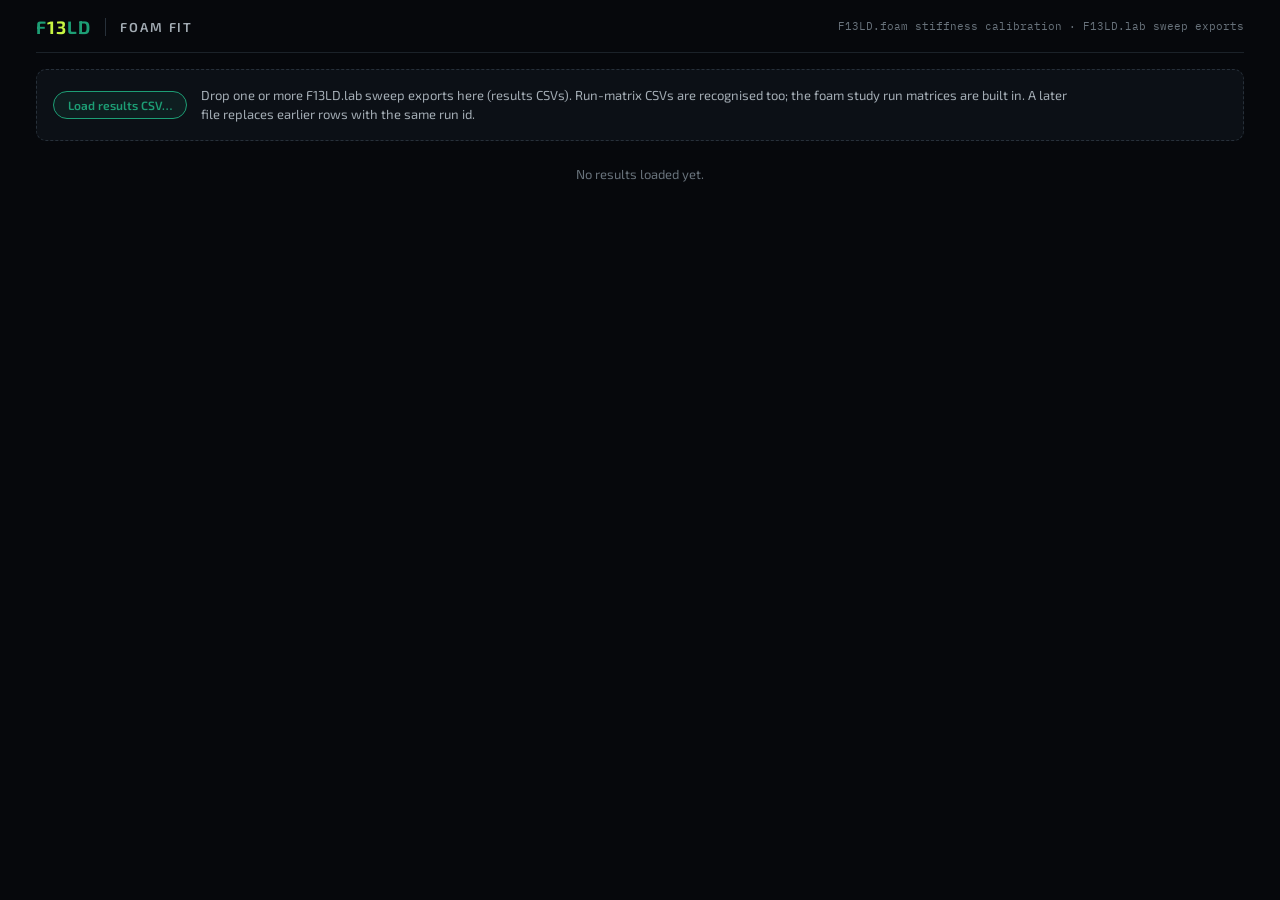
<file: docs/foam-calibration/foam-fit.html>
<!doctype html>
<html lang="en">
<head>
<meta charset="utf-8">
<meta name="viewport" content="width=device-width, initial-scale=1">
<title>F13LD Foam Fit</title>
<link rel="preconnect" href="https://fonts.googleapis.com">
<link href="https://fonts.googleapis.com/css2?family=Exo+2:wght@400;500;600;700&family=IBM+Plex+Mono:wght@400;500&display=swap" rel="stylesheet">
<style>
/* F13LD.foam calibration fit — F13LD.lab docs/foam-calibration (2026-10-03).
   Self-contained: drop the lab's sweep export(s) here; everything runs in the page. */
:root{
  color-scheme: dark;
  --ground:#06080c; --panel:#0c1016; --panel-2:#11161d; --line:#1b2229; --line-2:#27303a;
  --text:#e8ecef; --text-2:#a3acb4; --muted:#68727b;
  --jade:#1D9E75; --lime:#c8f542; --warn:#e8b04a; --bad:#e66767;
  --s-open:#3987e5; --s-closed:#d95926; --s-plateau:#1D9E75; --s-lattice:#8a939b; --s-lit:#7b858e;
  --mono:'IBM Plex Mono',ui-monospace,Menlo,Consolas,monospace; --sans:'Exo 2',system-ui,sans-serif;
}
*{box-sizing:border-box}
html,body{margin:0;background:var(--ground);color:var(--text);font-family:var(--sans);font-size:14px;line-height:1.45}
.wrap{max-width:1240px;margin:0 auto;padding:0 16px 48px}
header{display:flex;align-items:center;gap:14px;padding:14px 0 12px;border-bottom:1px solid var(--line);margin-bottom:16px;flex-wrap:wrap}
.wm{font-weight:700;letter-spacing:.06em;font-size:18px}.wm .j{color:var(--jade)}.wm .l{color:var(--lime)}
.tool{font-weight:600;letter-spacing:.14em;color:var(--text-2);font-size:13px;border-left:1px solid var(--line-2);padding-left:14px}
.sub{color:var(--muted);font-family:var(--mono);font-size:11px;margin-left:auto}
h2{font-size:12px;letter-spacing:.14em;text-transform:uppercase;color:var(--text-2);font-weight:600;margin:28px 0 10px}
h3{font-size:14px;margin:0 0 4px;font-weight:600}
p.note,.note{color:var(--text-2);font-size:13px;margin:4px 0 10px;max-width:880px}
.drop{border:1px dashed var(--line-2);border-radius:10px;padding:16px;background:var(--panel);display:flex;gap:14px;align-items:center;flex-wrap:wrap}
.drop.hot{border-color:var(--jade);background:#0d1a16}
.btn{font-family:var(--sans);font-size:12px;font-weight:600;padding:6px 14px;border-radius:20px;border:1px solid var(--jade);background:rgba(29,158,117,.1);color:var(--jade);cursor:pointer}
.btn:hover{background:rgba(29,158,117,.2)} .btn.ghost{border-color:var(--line-2);color:var(--text-2);background:none}
.files{font-family:var(--mono);font-size:11px;color:var(--text-2);display:flex;flex-direction:column;gap:2px}
.files .x{color:var(--muted);cursor:pointer;margin-left:6px}
.cards{display:grid;grid-template-columns:repeat(auto-fit,minmax(220px,1fr));gap:10px}
.card{background:var(--panel);border:1px solid var(--line);border-radius:10px;padding:12px 14px}
.card .k{font-size:11px;letter-spacing:.1em;text-transform:uppercase;color:var(--muted)}
.card .v{font-family:var(--mono);font-size:15px;margin-top:4px;color:var(--text)}
.card .d{font-size:12px;color:var(--text-2);margin-top:4px}
.sw{display:inline-block;width:10px;height:10px;border-radius:50%;margin-right:6px;vertical-align:baseline}
.grid2{display:grid;grid-template-columns:repeat(auto-fit,minmax(520px,1fr));gap:14px}
.fig{background:var(--panel);border:1px solid var(--line);border-radius:10px;padding:12px 12px 6px;min-width:0}
.fig svg{width:100%;height:auto;display:block}
.fig .cap{font-size:12px;color:var(--text-2);margin:2px 4px 8px}
.legend{display:flex;flex-wrap:wrap;gap:4px 14px;font-size:12px;color:var(--text-2);margin:2px 4px 6px}
.legend span{display:inline-flex;align-items:center;gap:5px}
.fig .legend svg{width:14px;height:14px;flex:none}
svg text{font-family:var(--mono);font-size:10.5px;fill:var(--text-2)}
svg .ax{stroke:var(--line-2);stroke-width:1}
svg .gr{stroke:var(--line);stroke-width:1}
svg .lab{fill:var(--text-2);font-family:var(--sans);font-size:11.5px}
svg .dl{font-family:var(--sans);font-size:11px;fill:var(--text)}
svg .hit{fill:transparent;cursor:crosshair}
.tip{position:fixed;pointer-events:none;background:#0a0e13;border:1px solid var(--line-2);border-radius:8px;padding:8px 10px;font-family:var(--mono);font-size:11px;color:var(--text);z-index:9;display:none;max-width:360px;box-shadow:0 6px 24px rgba(0,0,0,.5)}
.tip b{color:var(--lime);font-weight:500}
table{border-collapse:collapse;width:100%;font-family:var(--mono);font-size:11.5px}
th{position:sticky;top:0;background:var(--panel-2);color:var(--text-2);font-weight:500;text-align:right;padding:6px 8px;border-bottom:1px solid var(--line-2);white-space:nowrap}
td{padding:4px 8px;border-bottom:1px solid var(--line);text-align:right;white-space:nowrap}
th:first-child,td:first-child,td.l{text-align:left}
tr:hover td{background:#0f141a}
.tbl{max-height:520px;overflow:auto;border:1px solid var(--line);border-radius:10px;background:var(--panel)}
.flag{color:var(--warn)} .bad{color:var(--bad)} .ok{color:var(--jade)}
.row{display:flex;gap:10px;flex-wrap:wrap;align-items:center}
.empty{color:var(--muted);font-size:13px;padding:24px;text-align:center}
code{font-family:var(--mono);font-size:12px;color:var(--text)}
</style>
</head>
<body>
<div class="wrap">
<header>
  <div class="wm"><span class="j">F</span><span class="l">13</span><span class="j">LD</span></div>
  <div class="tool">FOAM FIT</div>
  <div class="sub">F13LD.foam stiffness calibration · F13LD.lab sweep exports</div>
</header>

<div class="drop" id="drop">
  <button class="btn" id="pick">Load results CSV…</button>
  <input type="file" id="file" accept=".csv" multiple hidden>
  <div class="note" style="margin:0">Drop one or more F13LD.lab sweep exports here (results CSVs). Run-matrix CSVs are recognised too; the foam study run matrices are built in. A later file replaces earlier rows with the same run id.</div>
  <div class="files" id="files"></div>
</div>

<div id="out"><div class="empty">No results loaded yet.</div></div>
</div>
<div class="tip" id="tip"></div>

<script id="runs-calibration" type="text/csv">run_id,family,set,purpose,seed_mode,cells,regularity,lloyd_iterations,rng_seed,topology,thickness,plateau_k,organic,stretch_x,stretch_y,stretch_z,normalize,grid_N,nu_s,expected_vf_pct,target_vf_pct,feature_vox_64,feature_vox_128,note
A-open-8-r1,foam,A,core law,lloyd,27,0.9,4,1,open,0.22904,,0,1,1,1,true,64,0.3,8,8,2.9,5.9,
A-open-8-r2,foam,A,core law,lloyd,27,0.9,4,2,open,0.22788,,0,1,1,1,true,64,0.3,8,8,2.9,5.8,
A-open-12-r1,foam,A,core law,lloyd,27,0.9,4,1,open,0.28729,,0,1,1,1,true,64,0.3,12,12,3.7,7.4,
A-open-12-r2,foam,A,core law,lloyd,27,0.9,4,2,open,0.28579,,0,1,1,1,true,64,0.3,12,12,3.7,7.3,
A-open-18-r1,foam,A,core law,lloyd,27,0.9,4,1,open,0.36412,,0,1,1,1,true,64,0.3,18,18,4.7,9.3,
A-open-18-r2,foam,A,core law,lloyd,27,0.9,4,2,open,0.36235,,0,1,1,1,true,64,0.3,18,18,4.6,9.3,
A-open-25-r1,foam,A,core law,lloyd,27,0.9,4,1,open,0.44426,,0,1,1,1,true,64,0.3,25,25,5.7,11.4,
A-open-25-r2,foam,A,core law,lloyd,27,0.9,4,2,open,0.44216,,0,1,1,1,true,64,0.3,25,25,5.7,11.3,
A-open-35-r1,foam,A,core law,lloyd,27,0.9,4,1,open,0.55251,,0,1,1,1,true,64,0.3,35,35,7.1,14.1,
A-open-35-r2,foam,A,core law,lloyd,27,0.9,4,2,open,0.55057,,0,1,1,1,true,64,0.3,35,35,7,14.1,
A-plateau-8-r1,foam,A,core law,lloyd,27,0.9,4,1,plateau,0.22868,0.05,0,1,1,1,true,64,0.3,8,8,2.9,5.9,
A-plateau-8-r2,foam,A,core law,lloyd,27,0.9,4,2,plateau,0.22749,0.05,0,1,1,1,true,64,0.3,8,8,2.9,5.8,
A-plateau-12-r1,foam,A,core law,lloyd,27,0.9,4,1,plateau,0.28729,0.05,0,1,1,1,true,64,0.3,12,12,3.7,7.4,
A-plateau-12-r2,foam,A,core law,lloyd,27,0.9,4,2,plateau,0.28579,0.05,0,1,1,1,true,64,0.3,12,12,3.7,7.3,
A-plateau-18-r1,foam,A,core law,lloyd,27,0.9,4,1,plateau,0.36412,0.05,0,1,1,1,true,64,0.3,18,18,4.7,9.3,
A-plateau-18-r2,foam,A,core law,lloyd,27,0.9,4,2,plateau,0.36235,0.05,0,1,1,1,true,64,0.3,18,18,4.6,9.3,
A-plateau-25-r1,foam,A,core law,lloyd,27,0.9,4,1,plateau,0.44426,0.05,0,1,1,1,true,64,0.3,25,25,5.7,11.4,
A-plateau-25-r2,foam,A,core law,lloyd,27,0.9,4,2,plateau,0.44216,0.05,0,1,1,1,true,64,0.3,25,25,5.7,11.3,
A-plateau-35-r1,foam,A,core law,lloyd,27,0.9,4,1,plateau,0.55251,0.05,0,1,1,1,true,64,0.3,35,35,7.1,14.1,
A-plateau-35-r2,foam,A,core law,lloyd,27,0.9,4,2,plateau,0.55057,0.05,0,1,1,1,true,64,0.3,35,35,7,14.1,
A-closed-12-r1,foam,A,core law,lloyd,16,0.9,4,1,closed,0.08959,,0,1,1,1,true,64,0.3,12,12,1.1,2.3,thin: 2.3 voxels across at 128 (1.1 at 64) — read as indicative
A-closed-12-r2,foam,A,core law,lloyd,16,0.9,4,2,closed,0.09016,,0,1,1,1,true,64,0.3,12,12,1.2,2.3,thin: 2.3 voxels across at 128 (1.2 at 64) — read as indicative
A-closed-18-r1,foam,A,core law,lloyd,16,0.9,4,1,closed,0.13755,,0,1,1,1,true,64,0.3,18,18,1.8,3.5,
A-closed-18-r2,foam,A,core law,lloyd,16,0.9,4,2,closed,0.13841,,0,1,1,1,true,64,0.3,18,18,1.8,3.5,
A-closed-25-r1,foam,A,core law,lloyd,16,0.9,4,1,closed,0.1975,,0,1,1,1,true,64,0.3,25,25,2.5,5.1,
A-closed-25-r2,foam,A,core law,lloyd,16,0.9,4,2,closed,0.1982,,0,1,1,1,true,64,0.3,25,25,2.5,5.1,
A-closed-35-r1,foam,A,core law,lloyd,16,0.9,4,1,closed,0.2887,,0,1,1,1,true,64,0.3,35,35,3.7,7.4,
A-closed-35-r2,foam,A,core law,lloyd,16,0.9,4,2,closed,0.29018,,0,1,1,1,true,64,0.3,35,35,3.7,7.4,
B-open-8,foam,B,disorder (Poisson),poisson,27,0.9,,1,open,0.22182,,0,1,1,1,true,64,0.3,8,8,2.8,5.7,
B-open-18,foam,B,disorder (Poisson),poisson,27,0.9,,1,open,0.35497,,0,1,1,1,true,64,0.3,18,18,4.5,9.1,
B-open-35,foam,B,disorder (Poisson),poisson,27,0.9,,1,open,0.54517,,0,1,1,1,true,64,0.3,35,35,7,14,
B-plateau-18,foam,B,disorder (Poisson),poisson,27,0.9,,1,plateau,0.35496,0.05,0,1,1,1,true,64,0.3,18,18,4.5,9.1,
B-closed-18,foam,B,disorder (Poisson),poisson,16,0.9,,1,closed,0.13229,,0,1,1,1,true,64,0.3,18,18,1.7,3.4,
B-closed-35,foam,B,disorder (Poisson),poisson,16,0.9,,1,closed,0.27786,,0,1,1,1,true,64,0.3,35,35,3.6,7.1,
C-K-open-12,foam,C,ordered (Kelvin),kelvin,16,,,,open,0.39097,,0,1,1,1,true,64,0.3,12.01,12,5,10,
C-K-open-25,foam,C,ordered (Kelvin),kelvin,16,,,,open,0.54797,,0,1,1,1,true,64,0.3,25.05,25,7,14,
C-K-closed-12,foam,C,ordered (Kelvin),kelvin,16,,,,closed,0.07813,,0,1,1,1,true,64,0.3,13.48,12,1,2,thin: 2 voxels across at 128 (1 at 64) — read as indicative
C-K-closed-25,foam,C,ordered (Kelvin),kelvin,16,,,,closed,0.2257,,0,1,1,1,true,64,0.3,25.1,25,2.9,5.8,
C-WP-open-12,foam,C,ordered (Weaire–Phelan),weairePhelan,8,,,,open,0.44724,,0,1,1,1,true,64,0.3,12.01,12,5.7,11.4,
C-WP-open-25,foam,C,ordered (Weaire–Phelan),weairePhelan,8,,,,open,0.66784,,0,1,1,1,true,64,0.3,25.01,25,8.5,17.1,
C-WP-closed-12,foam,C,ordered (Weaire–Phelan),weairePhelan,8,,,,closed,0.10483,,0,1,1,1,true,64,0.3,12.4,12,1.3,2.7,thin: 2.7 voxels across at 128 (1.3 at 64) — read as indicative
C-WP-closed-25,foam,C,ordered (Weaire–Phelan),weairePhelan,8,,,,closed,0.24473,,0,1,1,1,true,64,0.3,24.82,25,3.1,6.3,
D-open-sz1.25,foam,D,stretch z,lloyd,27,0.9,4,1,open,0.35772,,0,1,1,1.25,true,64,0.3,18,18,4.6,9.2,
D-open-sz1.5,foam,D,stretch z,lloyd,27,0.9,4,1,open,0.34543,,0,1,1,1.5,true,64,0.3,18,18,4.4,8.8,
D-open-sz2,foam,D,stretch z,lloyd,27,0.9,4,1,open,0.32363,,0,1,1,2,true,64,0.3,18,18,4.1,8.3,
D-closed-sz1.25,foam,D,stretch z,lloyd,16,0.9,4,1,closed,0.13583,,0,1,1,1.25,true,64,0.3,18,18,1.7,3.5,
D-closed-sz1.5,foam,D,stretch z,lloyd,16,0.9,4,1,closed,0.13273,,0,1,1,1.5,true,64,0.3,18,18,1.7,3.4,
D-closed-sz2,foam,D,stretch z,lloyd,16,0.9,4,1,closed,0.12636,,0,1,1,2,true,64,0.3,18,18,1.6,3.2,</script>
<script id="runs-plateau" type="text/csv">run_id,family,set,purpose,seed_mode,cells,regularity,lloyd_iterations,rng_seed,topology,thickness,plateau_k,organic,stretch_x,stretch_y,stretch_z,normalize,grid_N,nu_s,expected_vf_pct,target_vf_pct,feature_vox_64,feature_vox_128,note
P-c27-5-open,foam,P,plateau k,lloyd,27,0.9,4,1,open,0.17773,,0,1,1,1,true,64,0.3,5,5,2.3,4.5,"thin at 64 (2.3 voxels, 2t): compare with its paired open run"
P-c27-5-k0.1,foam,P,plateau k,lloyd,27,0.9,4,1,plateau,0.16972,0.1,0,1,1,1,true,64,0.3,5,5,2.2,4.3,"thin at 64 (2.2 voxels, 2t): compare with its paired open run"
P-c27-5-k0.2,foam,P,plateau k,lloyd,27,0.9,4,1,plateau,0.16204,0.2,0,1,1,1,true,64,0.3,5,5,2.1,4.1,"thin at 64 (2.1 voxels, 2t): compare with its paired open run"
P-c27-5-k0.3,foam,P,plateau k,lloyd,27,0.9,4,1,plateau,0.15439,0.3,0,1,1,1,true,64,0.3,5,5,2,4,"thin at 64 (2 voxels, 2t): compare with its paired open run"
P-c50-5-open,foam,P,plateau k,lloyd,50,0.9,4,1,open,0.14274,,0,1,1,1,true,64,0.3,5,5,1.8,3.7,"thin at 64 (1.8 voxels, 2t): compare with its paired open run"
P-c50-5-k0.05,foam,P,plateau k,lloyd,50,0.9,4,1,plateau,0.13007,0.05,0,1,1,1,true,64,0.3,5,5,1.7,3.3,"thin at 64 (1.7 voxels, 2t): compare with its paired open run"
P-c50-5-k0.1,foam,P,plateau k,lloyd,50,0.9,4,1,plateau,0.11728,0.1,0,1,1,1,true,64,0.3,5,5,1.5,3,"thin at 64 (1.5 voxels, 2t): compare with its paired open run"
P-c50-5-k0.2,foam,P,plateau k,lloyd,50,0.9,4,1,plateau,0.09072,0.2,0,1,1,1,true,64,0.3,5,5,1.2,2.3,"thin at 64 (1.2 voxels, 2t): compare with its paired open run"
P-c50-8-open,foam,P,plateau k,lloyd,50,0.9,4,1,open,0.18553,,0,1,1,1,true,64,0.3,8,8,2.4,4.7,"thin at 64 (2.4 voxels, 2t): compare with its paired open run"
P-c50-8-k0.05,foam,P,plateau k,lloyd,50,0.9,4,1,plateau,0.18259,0.05,0,1,1,1,true,64,0.3,8,8,2.3,4.7,"thin at 64 (2.3 voxels, 2t): compare with its paired open run"
P-c50-8-k0.1,foam,P,plateau k,lloyd,50,0.9,4,1,plateau,0.18005,0.1,0,1,1,1,true,64,0.3,8,8,2.3,4.6,"thin at 64 (2.3 voxels, 2t): compare with its paired open run"
P-c50-8-k0.2,foam,P,plateau k,lloyd,50,0.9,4,1,plateau,0.17461,0.2,0,1,1,1,true,64,0.3,8,8,2.2,4.5,"thin at 64 (2.2 voxels, 2t): compare with its paired open run"
P-c50-8-k0.3,foam,P,plateau k,lloyd,50,0.9,4,1,plateau,0.16938,0.3,0,1,1,1,true,64,0.3,8,8,2.2,4.3,"thin at 64 (2.2 voxels, 2t): compare with its paired open run"
P-c50-5-open-r2,foam,P,plateau k (realization 2),lloyd,50,0.9,4,2,open,0.14307,,0,1,1,1,true,64,0.3,5,5,1.8,3.7,"thin at 64 (1.8 voxels, 2t): compare with its paired open run"
P-c50-5-k0.2-r2,foam,P,plateau k (realization 2),lloyd,50,0.9,4,2,plateau,0.09154,0.2,0,1,1,1,true,64,0.3,5,5,1.2,2.3,"thin at 64 (1.2 voxels, 2t): compare with its paired open run"
P-c50-8-open-r2,foam,P,plateau k (realization 2),lloyd,50,0.9,4,2,open,0.18477,,0,1,1,1,true,64,0.3,8,8,2.4,4.7,"thin at 64 (2.4 voxels, 2t): compare with its paired open run"
P-c50-8-k0.2-r2,foam,P,plateau k (realization 2),lloyd,50,0.9,4,2,plateau,0.17311,0.2,0,1,1,1,true,64,0.3,8,8,2.2,4.4,"thin at 64 (2.2 voxels, 2t): compare with its paired open run"
N-c16-open-12,foam,N,cell count,lloyd,16,0.9,4,1,open,0.33836,,0,1,1,1,true,64,0.3,12,12,4.3,8.7,
N-c50-open-12,foam,N,cell count,lloyd,50,0.9,4,1,open,0.23247,,0,1,1,1,true,64,0.3,12,12,3,6,</script>
<script id="runs-cellcount" type="text/csv">run_id,family,set,purpose,seed_mode,cells,regularity,lloyd_iterations,rng_seed,topology,thickness,plateau_k,organic,stretch_x,stretch_y,stretch_z,normalize,grid_N,nu_s,expected_vf_pct,target_vf_pct,feature_vox_64,feature_vox_128,note
N-c16-open-12-r2,foam,N,cell count,lloyd,16,0.9,4,2,open,0.33939,,0,1,1,1,true,64,0.3,12,12,4.3,8.7,
N-c50-open-12-r2,foam,N,cell count,lloyd,50,0.9,4,2,open,0.23264,,0,1,1,1,true,64,0.3,12,12,3,6,
N-c50-open-12-r3,foam,N,cell count,lloyd,50,0.9,4,3,open,0.2334,,0,1,1,1,true,64,0.3,12,12,3,6,
N-c100-open-18-r1,foam,N,cell count,lloyd,100,0.9,4,1,open,0.23415,,0,1,1,1,true,64,0.3,18,18,3,6,
N-c100-open-18-r2,foam,N,cell count,lloyd,100,0.9,4,2,open,0.23491,,0,1,1,1,true,64,0.3,18,18,3,6,
N-c100-open-25-r1,foam,N,cell count,lloyd,100,0.9,4,1,open,0.28614,,0,1,1,1,true,64,0.3,25,25,3.7,7.3,</script>
<script>
'use strict';
/* ════════════════════════════════════════════════════════════
   Data
   ════════════════════════════════════════════════════════════ */
var RUNS = {};          // run_id -> run-matrix row
var RESULTS = {};       // run_id -> results row (+ _file)
var FILES = [];         // [{name, kind, n}]

function parseCsv(text) {
  var rows = [], row = [], cur = '', q = false;
  for (var i = 0; i < text.length; i++) {
    var c = text[i];
    if (q) { if (c === '"') { if (text[i + 1] === '"') { cur += '"'; i++; } else q = false; } else cur += c; }
    else if (c === '"') q = true;
    else if (c === ',') { row.push(cur); cur = ''; }
    else if (c === '\n' || c === '\r') { if (c === '\r' && text[i + 1] === '\n') i++; row.push(cur); cur = ''; if (row.length > 1 || row[0] !== '') rows.push(row); row = []; }
    else cur += c;
  }
  if (cur !== '' || row.length) { row.push(cur); rows.push(row); }
  if (!rows.length) return [];
  var h = rows[0].map(function (s) { return s.trim(); });
  return rows.slice(1).map(function (r) { var o = {}; h.forEach(function (k, j) { o[k] = (r[j] || '').trim(); }); return o; });
}
function num(v) { var x = parseFloat(v); return isFinite(x) ? x : NaN; }
function ingest(text, name) {
  var rows = parseCsv(text);
  if (!rows.length) throw new Error(name + ': empty');
  var h = rows[0];
  if ('Ex' in h && 'run_id' in h) {
    rows.forEach(function (r) { r._file = name; RESULTS[r.run_id] = r; });
    FILES.push({ name: name, kind: 'results', n: rows.length });
  } else if ('seed_mode' in h && 'run_id' in h) {
    rows.forEach(function (r) { RUNS[r.run_id] = r; });
    FILES.push({ name: name, kind: 'run matrix', n: rows.length });
  } else throw new Error(name + ': not a sweep export or foam run matrix');
}
['runs-calibration', 'runs-plateau', 'runs-cellcount'].forEach(function (id) {
  var t = document.getElementById(id).textContent.trim();
  if (t && t.indexOf('__RUNS_') !== 0) parseCsv(t).forEach(function (r) { RUNS[r.run_id] = r; });
});

/* ════════════════════════════════════════════════════════════
   Analysis
   ════════════════════════════════════════════════════════════ */
var AX = ['Ex', 'Ey', 'Ez'], SH = ['Gyz', 'Gxz', 'Gxy'];
function avg(a) { return a.reduce(function (s, v) { return s + v; }, 0) / a.length; }
function mean3(r, pref, qs) { return avg(qs.map(function (q) { return num(r[pref + q]); })); }

/* Nelder–Mead on a 2-parameter function with box clamps */
function nm2(fn, x0, lo, hi) {
  function cl(x) { return [Math.min(hi[0], Math.max(lo[0], x[0])), Math.min(hi[1], Math.max(lo[1], x[1]))]; }
  var s = [cl(x0), cl([x0[0] * 1.3 + 0.1, x0[1]]), cl([x0[0], x0[1] * 1.3 + 0.1])].map(function (x) { return { x: x, f: fn(x) }; });
  for (var it = 0; it < 400; it++) {
    s.sort(function (a, b) { return a.f - b.f; });
    var c = [(s[0].x[0] + s[1].x[0]) / 2, (s[0].x[1] + s[1].x[1]) / 2];
    var r = cl([2 * c[0] - s[2].x[0], 2 * c[1] - s[2].x[1]]), fr = fn(r);
    if (fr < s[0].f) { var e = cl([3 * c[0] - 2 * s[2].x[0], 3 * c[1] - 2 * s[2].x[1]]), fe = fn(e); s[2] = fe < fr ? { x: e, f: fe } : { x: r, f: fr }; }
    else if (fr < s[1].f) s[2] = { x: r, f: fr };
    else { var k = cl([(c[0] + s[2].x[0]) / 2, (c[1] + s[2].x[1]) / 2]), fk = fn(k);
      if (fk < s[2].f) s[2] = { x: k, f: fk };
      else s = [s[0]].concat(s.slice(1).map(function (p) { var x = cl([(p.x[0] + s[0].x[0]) / 2, (p.x[1] + s[0].x[1]) / 2]); return { x: x, f: fn(x) }; })); }
  }
  s.sort(function (a, b) { return a.f - b.f; });
  return s[0];
}
function fitRes(ids, W, Rr) {
  if (ids.length < 3) return null;
  var fn = function (q) { var e = 0; for (var i = 0; i < W.length; i++) { var m = (1 - q[0] * Math.pow(2 * W[i], -q[1])) / (1 - q[0] * Math.pow(W[i], -q[1])); e += (m - Rr[i]) * (m - Rr[i]); } return e; };
  var best = null;
  [0.5, 1, 2, 4].forEach(function (a) { [1, 2, 3].forEach(function (p) { var r = nm2(fn, [a, p], [0, 0.3], [50, 8]); if (!best || r.f < best.f) best = r; }); });
  return { a: best.x[0], p: best.x[1], rms: Math.sqrt(best.f / W.length) };
}
function linfit(x, y) { var n = x.length, mx = avg(x), my = avg(y), sxy = 0, sxx = 0; for (var i = 0; i < n; i++) { sxy += (x[i] - mx) * (y[i] - my); sxx += (x[i] - mx) * (x[i] - mx); } var b = sxy / sxx; return { b: b, a: my - b * mx }; }

function analyse() {
  var ids = Object.keys(RESULTS).filter(function (k) { return RUNS[k] && !RESULTS[k].error; });
  var missing = Object.keys(RESULTS).filter(function (k) { return !RUNS[k]; });
  var D = {};
  ids.forEach(function (k) {
    var u = RUNS[k], r = RESULTS[k], t = num(u.thickness);
    var d = {
      id: k, set: u.set, topo: u.topology, seed: u.seed_mode, cells: num(u.cells), rng: u.rng_seed, k: num(u.plateau_k) || 0,
      sz: num(u.stretch_z) || 1, sx: num(u.stretch_x) || 1, sy: num(u.stretch_y) || 1, target: num(u.target_vf_pct || u.expected_vf_pct),
      w64: 2 * t * 6.4, w128: 2 * t * 12.8, file: r._file,
      rho64: num(r.vf_measured_pct) / 100, rho128: num(r.grid2_vf_measured_pct) / 100,
      E64: mean3(r, '', AX), E128: mean3(r, 'grid2_', AX), Eext: mean3(r, 'ext_', AX),
      conv: r.converged, iters: num(r.iters_total), iters2: num(r.grid2_iters), wall: num(r.wall_time_s),
      nu: avg(['nu_xy', 'nu_xz', 'nu_yz'].map(function (q) { return num(r['ext_' + q]); })),
      r: r
    };
    d.rho = isFinite(d.rho128) ? d.rho128 : d.rho64;
    d.R = d.E128 / d.E64;
    d.lattice = d.seed === 'kelvin' || d.seed === 'weairePhelan';
    D[k] = d;
  });
  /* 1. resolution models from the well-resolved disordered runs */
  function resBasis(fam, minW) {
    var s = ids.filter(function (k) { var d = D[k]; return d.topo === fam && !d.lattice && d.sz === 1 && d.sx === 1 && d.sy === 1 && d.w64 >= minW && (d.set === 'A' || d.set === 'B'); });
    return fitRes(s, s.map(function (k) { return D[k].w64; }), s.map(function (k) { return D[k].R; }));
  }
  var RM = { open: resBasis('open', 2.5), closed: resBasis('closed', 2.4) };
  RM.plateau = RM.open;
  ids.forEach(function (k) {
    var d = D[k], m = RM[d.topo] || RM.open;
    var low = d.w64 < (d.topo === 'closed' ? 2.0 : 2.5);
    /* plateau-pass plateau rows: 2t understates a Plateau-border strut, so no model
       correction — they are read only as a 128³ ratio to their paired open run */
    d.paired = d.set === 'P' && d.topo === 'plateau';
    function best(q) { return d.paired ? num(d.r['grid2_' + q]) : low && m ? num(d.r['grid2_' + q]) / (1 - m.a * Math.pow(d.w128, -m.p)) : num(d.r['ext_' + q]); }
    d.src = d.paired ? '128³ (paired)' : low ? '128 + model' : 'ext (64↔128)';
    d.low = low;
    d.ax = AX.map(best); d.sh = SH.map(best);
    d.E = avg(d.ax); d.G = avg(d.sh);
    d.Giso = isFinite(d.nu) && !low ? d.G / (d.E / (2 * (1 + d.nu))) : NaN;
    d.axisSpread = Math.max.apply(null, d.ax.map(function (v) { return Math.abs(v / d.E - 1); }));
  });
  /* 2. laws on set A */
  var A = function (t) { return ids.filter(function (k) { return D[k].set === 'A' && D[k].topo === t; }).sort(function (a, b) { return D[a].rho - D[b].rho; }); };
  var op = A('open'), cl = A('closed'), F = {};
  if (op.length >= 3) {
    var lf = linfit(op.map(function (k) { return Math.log(D[k].rho); }), op.map(function (k) { return Math.log(D[k].E); }));
    F.open = { C: Math.exp(lf.a), n: lf.b };
    F.open.law = function (r) { return F.open.C * Math.pow(r, F.open.n); };
    F.open.rms = Math.sqrt(avg(op.map(function (k) { var e = Math.log(D[k].E / F.open.law(D[k].rho)); return e * e; })));
    var nl = linfit(op.map(function (k) { return D[k].rho; }), op.map(function (k) { return D[k].nu; }));
    F.open.nu0 = nl.a; F.open.nu1 = nl.b;
    F.open.range = [D[op[0]].rho, D[op[op.length - 1]].rho];
  }
  if (cl.length >= 2) {
    var s11 = 0, s12 = 0, s22 = 0, t1 = 0, t2 = 0;
    cl.forEach(function (k) { var r = D[k].rho, e = D[k].E; s11 += r * r; s12 += r * r * r; s22 += r * r * r * r; t1 += r * e; t2 += r * r * e; });
    var det = s11 * s22 - s12 * s12;
    F.closed = { a: (t1 * s22 - t2 * s12) / det, b: (s11 * t2 - s12 * t1) / det };
    F.closed.law = function (r) { return F.closed.a * r + F.closed.b * r * r; };
    F.closed.rms = Math.sqrt(avg(cl.map(function (k) { var e = Math.log(D[k].E / F.closed.law(D[k].rho)); return e * e; })));
    var nuv = cl.filter(function (k) { return isFinite(D[k].nu) && !D[k].low; }).map(function (k) { return D[k].nu; });
    F.closed.nu = nuv.length ? avg(nuv) : NaN;
    F.closed.range = [D[cl[0]].rho, D[cl[cl.length - 1]].rho];
  }
  function law(d) { var L = d.topo === 'closed' ? F.closed : F.open; return L ? L.law(d.rho) : NaN; }
  ids.forEach(function (k) { D[k].ratio = D[k].E / law(D[k]); });
  /* realization pairs and per-axis spread (set A) */
  function pairSpread(t) { var o = []; op.concat(cl).forEach(function (k) { var d = D[k]; if (d.topo === t && /-r1$/.test(k)) { var b = D[k.replace(/-r1$/, '-r2')]; if (b) o.push(Math.abs(d.E - b.E) / (d.E + b.E)); } }); return o.length ? avg(o) : NaN; }
  if (F.open) { F.open.real = pairSpread('open'); F.open.axis = avg(op.map(function (k) { return D[k].axisSpread; })); F.open.cells = D[op[0]].cells; }
  if (F.closed) { F.closed.real = pairSpread('closed'); F.closed.axis = avg(cl.map(function (k) { return D[k].axisSpread; })); F.closed.cells = D[cl[0]].cells; }
  /* seed-mode factors: set B (Poisson) */
  function setFac(set, t) { var v = ids.filter(function (k) { return D[k].set === set && (t === 'closed' ? D[k].topo === 'closed' : D[k].topo !== 'closed'); }).map(function (k) { return D[k].ratio; }); return v.length ? avg(v) : NaN; }
  F.poisson = { open: setFac('B', 'open'), closed: setFac('B', 'closed') };
  /* stretch: each D run against the same seeds unstretched in set A */
  function base(d) { return ids.map(function (k) { return D[k]; }).filter(function (b) { return b.set === 'A' && b.topo === d.topo && b.cells === d.cells && b.rng === d.rng && Math.abs(b.target - d.target) < 0.5 && b.sz === 1; })[0]; }
  F.stretch = { open: [], closed: [] };
  ids.forEach(function (k) {
    var d = D[k]; if (d.set !== 'D') return;
    var b = base(d); if (!b) return;
    var rr = (d.ax[2] / ((d.ax[0] + d.ax[1]) / 2)) / (b.ax[2] / ((b.ax[0] + b.ax[1]) / 2));
    var gr = (((d.sh[0] + d.sh[1]) / 2) / d.sh[2]) / (((b.sh[0] + b.sh[1]) / 2) / b.sh[2]);
    (F.stretch[d.topo === 'closed' ? 'closed' : 'open']).push({ id: k, s: d.sz, ratio: rr, m: Math.log(rr) / Math.log(d.sz), g: gr, r: Math.log(gr) / Math.log(rr), meanE: d.E / b.E });
  });
  ['open', 'closed'].forEach(function (t) { var L = F.stretch[t]; if (L.length) { F.stretch[t + 'M'] = avg(L.map(function (x) { return x.m; })); F.stretch[t + 'R'] = avg(L.map(function (x) { return x.r; })); } });
  /* plateau pairs (set P): plateau run vs open run with same cells, target, seeds */
  F.plateau = [];
  ids.forEach(function (k) {
    var d = D[k]; if (d.set !== 'P' || d.topo !== 'plateau') return;
    var o = ids.map(function (j) { return D[j]; }).filter(function (b) { return b.set === 'P' && b.topo === 'open' && b.cells === d.cells && b.rng === d.rng && Math.abs(b.target - d.target) < 0.5; })[0];
    if (!o) return;
    F.plateau.push({ id: k, open: o.id, k: d.k, cells: d.cells, target: d.target, f128: d.E128 / o.E128, rho: d.rho, rhoOpen: o.rho });
    d.ratio = d.E128 / o.E128; d.ratioKind = 'pair';
  });
  /* plateau factor f(k) = 1 + A (1 − e^(−k/k0)) fitted to the pairs */
  if (F.plateau.length >= 3) {
    var pf = nm2(function (q) { return F.plateau.reduce(function (e, x) { var r = 1 + q[0] * (1 - Math.exp(-x.k / q[1])) - x.f128; return e + r * r; }, 0); }, [0.1, 0.1], [0, 0.01], [1, 2]);
    F.plateauFit = { A: pf.x[0], k0: pf.x[1], rms: Math.sqrt(pf.f / F.plateau.length) };
  }
  /* cell count (set N + set A at the same target) */
  var byCells = {};
  ids.forEach(function (k) { var d = D[k]; if ((d.set === 'N' || (d.set === 'A' && d.topo === 'open')) && !d.low) (byCells[d.cells] = byCells[d.cells] || []).push(d.ratio); });
  F.cells = Object.keys(byCells).map(function (c) { return { cells: +c, ratio: avg(byCells[c]), n: byCells[c].length }; }).sort(function (a, b) { return a.cells - b.cells; });
  F.lattice = ids.filter(function (k) { return D[k].lattice; }).map(function (k) { return { id: k, ratio: D[k].ratio, R: D[k].R }; });
  return { D: D, ids: ids, RM: RM, F: F, missing: missing };
}

/* ════════════════════════════════════════════════════════════
   Charts (hand-built SVG)
   ════════════════════════════════════════════════════════════ */
var COL = { open: 'var(--s-open)', closed: 'var(--s-closed)', plateau: 'var(--s-plateau)', lattice: 'var(--s-lattice)', lit: 'var(--s-lit)' };
function esc(s) { return String(s).replace(/[&<>"]/g, function (c) { return { '&': '&amp;', '<': '&lt;', '>': '&gt;', '"': '&quot;' }[c]; }); }
function niceTicksLog(lo, hi) { var t = []; for (var e = Math.floor(Math.log10(lo)); e <= Math.ceil(Math.log10(hi)); e++) [1, 2, 5].forEach(function (m) { var v = m * Math.pow(10, e); if (v >= lo * 0.999 && v <= hi * 1.001) t.push(v); }); return t; }
function niceTicksLin(lo, hi, n) { var span = hi - lo, st = Math.pow(10, Math.floor(Math.log10(span / n))), err = span / n / st; st *= err >= 5 ? 5 : err >= 2 ? 2 : 1; var t = []; for (var v = Math.ceil(lo / st) * st; v <= hi + 1e-12; v += st) t.push(+v.toPrecision(10)); return t; }
function fmt(v) { if (!isFinite(v)) return '—'; var a = Math.abs(v); return a === 0 ? '0' : a >= 100 ? v.toFixed(0) : a >= 1 ? +v.toPrecision(3) + '' : a >= 0.01 ? +v.toPrecision(3) + '' : v.toExponential(1); }
function marker(shape, x, y, col, hollow) {
  var f = hollow ? 'var(--panel)' : col, s = 'stroke="' + col + '" stroke-width="2" fill="' + f + '"';
  if (shape === 'sq') return '<rect x="' + (x - 4.5) + '" y="' + (y - 4.5) + '" width="9" height="9" rx="1.5" ' + s + '/>';
  if (shape === 'tri') return '<path d="M' + x + ',' + (y - 5.5) + 'L' + (x + 5.5) + ',' + (y + 4.5) + 'L' + (x - 5.5) + ',' + (y + 4.5) + 'Z" ' + s + ' stroke-linejoin="round"/>';
  if (shape === 'x') return '<path d="M' + (x - 4) + ',' + (y - 4) + 'L' + (x + 4) + ',' + (y + 4) + 'M' + (x + 4) + ',' + (y - 4) + 'L' + (x - 4) + ',' + (y + 4) + '" stroke="' + col + '" stroke-width="2" stroke-linecap="round"/>';
  return '<circle cx="' + x + '" cy="' + y + '" r="4.5" ' + s + '/>';
}
/* spec: {w,h,x:{log,lo,hi,label,fmt},y:{...},points:[{x,y,shape,col,hollow,tip}],lines:[{pts:[[x,y]],col,dash,label}],refY} */
function chart(spec) {
  var W = spec.w || 560, H = spec.h || 340, L = 58, R = 16, T = 12, B = 44, pw = W - L - R, ph = H - T - B;
  function sc(a, v) { return a.log ? (Math.log(v) - Math.log(a.lo)) / (Math.log(a.hi) - Math.log(a.lo)) : (v - a.lo) / (a.hi - a.lo); }
  function X(v) { return L + sc(spec.x, v) * pw; } function Y(v) { return T + ph - sc(spec.y, v) * ph; }
  var o = '<svg viewBox="0 0 ' + W + ' ' + H + '" role="img" aria-label="' + esc(spec.title || '') + '">';
  var xt = spec.x.log ? niceTicksLog(spec.x.lo, spec.x.hi) : niceTicksLin(spec.x.lo, spec.x.hi, 6);
  var yt = spec.y.log ? niceTicksLog(spec.y.lo, spec.y.hi) : niceTicksLin(spec.y.lo, spec.y.hi, 5);
  xt.forEach(function (v) { o += '<line class="gr" x1="' + X(v) + '" x2="' + X(v) + '" y1="' + T + '" y2="' + (T + ph) + '"/><text x="' + X(v) + '" y="' + (T + ph + 15) + '" text-anchor="middle">' + (spec.x.fmt || fmt)(v) + '</text>'; });
  yt.forEach(function (v) { o += '<line class="gr" x1="' + L + '" x2="' + (L + pw) + '" y1="' + Y(v) + '" y2="' + Y(v) + '"/><text x="' + (L - 6) + '" y="' + (Y(v) + 3.5) + '" text-anchor="end">' + (spec.y.fmt || fmt)(v) + '</text>'; });
  o += '<line class="ax" x1="' + L + '" x2="' + L + '" y1="' + T + '" y2="' + (T + ph) + '"/><line class="ax" x1="' + L + '" x2="' + (L + pw) + '" y1="' + (T + ph) + '" y2="' + (T + ph) + '"/>';
  if (spec.refY != null) o += '<line x1="' + L + '" x2="' + (L + pw) + '" y1="' + Y(spec.refY) + '" y2="' + Y(spec.refY) + '" stroke="var(--muted)" stroke-dasharray="2 4"/>';
  o += '<text class="lab" x="' + (L + pw / 2) + '" y="' + (H - 6) + '" text-anchor="middle">' + esc(spec.x.label) + '</text>';
  o += '<text class="lab" transform="translate(13,' + (T + ph / 2) + ') rotate(-90)" text-anchor="middle">' + esc(spec.y.label) + '</text>';
  o += '<defs><clipPath id="c' + spec.id + '"><rect x="' + L + '" y="' + T + '" width="' + pw + '" height="' + ph + '"/></clipPath></defs><g clip-path="url(#c' + spec.id + ')">';
  (spec.lines || []).forEach(function (ln) {
    var d = ln.pts.filter(function (p) { return isFinite(p[0]) && isFinite(p[1]) && p[1] > 0; }).map(function (p, i) { return (i ? 'L' : 'M') + X(p[0]).toFixed(1) + ',' + Y(p[1]).toFixed(1); }).join('');
    o += '<path d="' + d + '" fill="none" stroke="' + ln.col + '" stroke-width="2"' + (ln.dash ? ' stroke-dasharray="' + ln.dash + '"' : '') + ' stroke-linecap="round"/>';
  });
  o += '</g>';
  (spec.lines || []).forEach(function (ln) { if (!ln.label) return; var p = ln.pts[ln.labelAt != null ? ln.labelAt : ln.pts.length - 1]; if (!p) return;
    o += '<text class="dl" x="' + (X(p[0]) + (ln.dx || -4)) + '" y="' + (Y(p[1]) + (ln.dy || -8)) + '" text-anchor="' + (ln.anchor || 'end') + '">' + esc(ln.label) + '</text>'; });
  var hits = '';
  (spec.points || []).forEach(function (p, i) {
    if (!isFinite(p.x) || !isFinite(p.y) || p.y <= 0 && spec.y.log) return;
    var x = X(p.x), y = Y(p.y);
    o += marker(p.shape, x, y, p.col, p.hollow);
    hits += '<circle class="hit" cx="' + x + '" cy="' + y + '" r="10" data-tip="' + esc(p.tip || '') + '"/>';
  });
  return o + hits + '</svg>';
}
function shapeOf(d) { return d.lattice ? 'x' : d.topo === 'closed' ? 'sq' : d.topo === 'plateau' ? 'tri' : 'ci'; }
function colOf(d) { return d.lattice ? COL.lattice : COL[d.topo] || COL.open; }
function tipOf(d, extra) {
  return '<b>' + esc(d.id) + '</b><br>' + esc(d.topo + ' · ' + d.seed + ' · ' + d.cells + ' cells' + (d.k ? ' · k ' + d.k : '') + (d.sz !== 1 ? ' · stretch z ' + d.sz : '')) +
    '<br>ρ ' + (100 * d.rho).toFixed(2) + ' %   E/Es ' + fmt(d.E) + ' (' + esc(d.src) + ')' +
    '<br>64³ ' + fmt(d.E64) + '  128³ ' + fmt(d.E128) + '  ratio ' + d.R.toFixed(2) + (extra ? '<br>' + extra : '');
}

/* ════════════════════════════════════════════════════════════
   Render
   ════════════════════════════════════════════════════════════ */
var LAST = null;
function render() {
  var fl = document.getElementById('files');
  fl.innerHTML = FILES.map(function (f, i) { return '<div>' + esc(f.name) + ' · ' + f.kind + ' · ' + f.n + ' rows<span class="x" data-i="' + i + '" title="remove">✕</span></div>'; }).join('');
  var out = document.getElementById('out');
  if (!Object.keys(RESULTS).length) { out.innerHTML = '<div class="empty">No results loaded yet.</div>'; return; }
  var A = analyse(); LAST = A;
  var D = A.D, F = A.F, ids = A.ids, h = '';
  if (A.missing.length) h += '<p class="note flag">⚠ ' + A.missing.length + ' result row(s) have no run-matrix entry (load the matching run CSV): ' + esc(A.missing.slice(0, 8).join(', ')) + (A.missing.length > 8 ? ' …' : '') + '</p>';

  /* summary cards */
  h += '<h2>Fitted laws</h2><div class="cards">';
  if (F.open) h += card('<span class="sw" style="background:var(--s-open)"></span>Open (and plateau)', 'E/Es = ' + F.open.C.toFixed(3) + ' ρ<sup>' + F.open.n.toFixed(2) + '</sup>',
    'ρ ' + pc(F.open.range[0]) + '–' + pc(F.open.range[1]) + ' · fit rms ' + pc(F.open.rms, 1) + ' · ν = ' + F.open.nu0.toFixed(3) + (F.open.nu1 < 0 ? ' − ' : ' + ') + Math.abs(F.open.nu1).toFixed(3) + ' ρ');
  if (F.closed) h += card('<span class="sw" style="background:var(--s-closed);border-radius:2px"></span>Closed', 'E/Es = ' + F.closed.a.toFixed(3) + ' ρ + ' + F.closed.b.toFixed(3) + ' ρ²',
    'ρ ' + pc(F.closed.range[0]) + '–' + pc(F.closed.range[1]) + ' · fit rms ' + pc(F.closed.rms, 1) + ' · ν ≈ ' + fmt(F.closed.nu));
  h += card('Shear', 'G ≈ E / 2(1 + ν)', 'median G ÷ that = ' + fmt(median(ids.map(function (k) { return D[k].Giso; }).filter(isFinite))) + ' over ' + ids.filter(function (k) { return isFinite(D[k].Giso); }).length + ' runs');
  h += card('Resolution (64 → 128)', A.RM.open ? 'open p = ' + A.RM.open.p.toFixed(2) + (A.RM.closed ? ' · closed p = ' + A.RM.closed.p.toFixed(2) : '') : '—',
    'error ∝ (voxels across)<sup>−p</sup>; p ≈ 2 ⇒ order-2 extrapolation holds');
  if (F.open && isFinite(F.open.real)) h += card('Realization scatter', '±' + pc(F.open.real, 1) + ' open · ±' + pc(F.closed ? F.closed.real : NaN, 1) + ' closed',
    'two seeds per point at ' + F.open.cells + ' / ' + (F.closed ? F.closed.cells : '—') + ' cells; per-axis ±' + pc(F.open.axis, 0) + ' open');
  h += card('Seed mode', 'Poisson ÷ Lloyd: ' + fmt(F.poisson.open) + ' open · ' + fmt(F.poisson.closed) + ' closed', 'Kelvin / Weaire–Phelan: not calibrated (grid-aligned walls; see table)');
  if (F.stretch.openM) h += card('Stretch', 'E<sub>z</sub>/E<sub>xy</sub> = s<sup>' + F.stretch.openM.toFixed(2) + '</sup> open · s<sup>' + fmt(F.stretch.closedM) + '</sup> closed',
    'mean E within ' + pc(Math.max.apply(null, F.stretch.open.concat(F.stretch.closed).map(function (x) { return Math.abs(x.meanE - 1); })), 0) + ' of unstretched');
  if (F.plateau.length) h += card('<span class="sw" style="background:var(--s-plateau)"></span>Plateau vs open (same ρ)', 'E ratio ' + fmt(Math.min.apply(null, F.plateau.map(function (x) { return x.f128; }))) + '–' + fmt(Math.max.apply(null, F.plateau.map(function (x) { return x.f128; }))),
    F.plateau.length + ' pairs, 128³ ratio (resolution error cancels in the pair)');
  if (F.plateauFit) h += card('<span class="sw" style="background:var(--s-plateau)"></span>Plateau factor', '1 + ' + F.plateauFit.A.toFixed(3) + ' (1 − e<sup>−k/' + F.plateauFit.k0.toFixed(3) + '</sup>)', 'fit to ' + F.plateau.length + ' pairs, rms ' + pc(F.plateauFit.rms, 1) + '; applies while the swell adds mass');
  if (F.cells.length > 1) h += card('Cell count (open, all densities)', F.cells.map(function (c) { return c.cells + ': ' + fmt(c.ratio) + ' (' + c.n + ')'; }).join(' · '), 'mean E ÷ law per cell count (runs); 1 = the law holds there');
  h += '</div>';

  /* charts */
  h += '<h2>Charts</h2><div class="grid2">';
  var lawPts = function (L, lo, hi) { var p = []; for (var i = 0; i <= 60; i++) { var r = lo * Math.pow(hi / lo, i / 60); p.push([r, L(r)]); } return p; };
  var main = ids.filter(function (k) { return D[k].sz === 1 && D[k].sx === 1 && D[k].sy === 1; });
  var lines = [];
  lines.push({ pts: lawPts(function (r) { return 0.93 * Math.pow(r, 2.04); }, 0.04, 0.4), col: COL.lit, dash: '5 5' });
  lines.push({ pts: lawPts(function (r) { return 0.563 * Math.pow(r, 1.19); }, 0.04, 0.4), col: COL.lit, dash: '2 4' });
  if (F.open) lines.push({ pts: lawPts(F.open.law, 0.04, 0.4), col: COL.open });
  if (F.closed) lines.push({ pts: lawPts(F.closed.law, 0.04, 0.4), col: COL.closed });
  h += fig('Stiffness vs solid fraction', chart({ id: 1, title: 'E vs rho', x: { log: true, lo: 0.04, hi: 0.4, label: 'solid fraction ρ', fmt: function (v) { return Math.round(v * 100) + '%'; } },
      y: { log: true, lo: 0.001, hi: 0.3, label: 'E / Es (mean of x, y, z)' }, lines: lines,
      points: main.map(function (k) { var d = D[k]; return { x: d.rho, y: d.E, shape: shapeOf(d), col: colOf(d), hollow: d.seed === 'poisson' || d.low, tip: tipOf(d, 'E ÷ law ' + fmt(d.ratio)) }; }) }),
    'Filled: Lloyd seeds, extrapolated 64 ↔ 128. Hollow: Poisson seeds, or a 128³ value corrected by the resolution model (walls / struts too thin at 64³). Grey lines: Roberts & Garboczi fits for Voronoi foams.',
    legendMain() + '<div class="legend">' + ll(COL.open, '', 'open law') + ll(COL.closed, '', 'closed law') + ll(COL.lit, '5 5', 'R–G open') + ll(COL.lit, '2 4', 'R–G closed') + '</div>');

  var rx = [], ry = [];
  ids.forEach(function (k) { var d = D[k]; if (!d.lattice && isFinite(d.R) && d.R > 0) { rx.push(d.w64); ry.push(d.R); } });
  var rl = [];
  ['open', 'closed'].forEach(function (t) { var m = A.RM[t]; if (!m) return; var p = []; for (var w = 1.6; w <= 8.01; w += 0.1) p.push([w, (1 - m.a * Math.pow(2 * w, -m.p)) / (1 - m.a * Math.pow(w, -m.p))]); rl.push({ pts: p, col: COL[t] }); });
  h += fig('Resolution: 128³ ÷ 64³', chart({ id: 2, title: 'resolution', x: { log: false, lo: 0.5, hi: 8, label: 'wall / strut width at 64³ (voxels, 2t)', fmt: function (v) { return v.toFixed(0); } },
      y: { log: true, lo: 0.75, hi: 2.2, label: 'E(128³) ÷ E(64³)', fmt: function (v) { return v.toFixed(v < 1 ? 2 : 1); } }, refY: 1, lines: rl,
      points: ids.filter(function (k) { return isFinite(D[k].R) && D[k].R > 0; }).map(function (k) { var d = D[k]; return { x: d.w64, y: Math.min(Math.max(d.R, 0.76), 2.15), shape: shapeOf(d), col: colOf(d), hollow: d.seed === 'poisson', tip: tipOf(d) + (d.R > 2.15 ? '<br>(off scale: ' + fmt(d.R) + ')' : '') }; }) }),
    'Each run’s 64³ → 128³ change against how many voxels cross a wall or strut at 64³. Curves: E_h = E∞(1 − a·w<sup>−p</sup>) fitted to the resolved disordered runs; p ≈ 2 means the lab’s order-2 extrapolation is right. Points pinned to the edge are off scale (64³ solve broken).',
    legendMain() + '<div class="legend">' + (A.RM.open ? ll(COL.open, '', 'open model, p = ' + A.RM.open.p.toFixed(2)) : '') + (A.RM.closed ? ll(COL.closed, '', 'closed model, p = ' + A.RM.closed.p.toFixed(2)) : '') + '</div>');

  if (F.stretch.open.length || F.stretch.closed.length) {
    var sl = [];
    ['open', 'closed'].forEach(function (t) { var m = F.stretch[t + 'M']; if (!m) return; sl.push({ pts: [[1, 1], [2.1, Math.pow(2.1, m)]], col: COL[t], dash: '4 4' }); });
    h += fig('Stretch along z (18 %)', chart({ id: 3, title: 'stretch', x: { log: true, lo: 0.95, hi: 2.2, label: 'stretch s (z)', fmt: function (v) { return v.toFixed(v < 1.5 ? 2 : 1); } }, y: { log: true, lo: 0.9, hi: 8, label: 'Ez/Exy ÷ same seeds unstretched' }, lines: sl, refY: 1,
        points: F.stretch.open.concat(F.stretch.closed).map(function (x) { var d = D[x.id]; return { x: x.s, y: x.ratio, shape: shapeOf(d), col: colOf(d), tip: tipOf(d, 'Ez/Exy ratio ' + fmt(x.ratio) + ' · m ' + x.m.toFixed(2) + ' · mean E ' + fmt(x.meanE) + '× · shear ratio ' + fmt(x.g)) }; }) }),
      'Directional split under the foam tool’s anisotropy stretch. The average stiffness hardly moves; stiffness shifts toward the stretch axis as s<sup>m</sup>.',
      legendTopo() + '<div class="legend">' + (F.stretch.openM ? ll(COL.open, '4 4', 'open s^' + F.stretch.openM.toFixed(2)) : '') + (F.stretch.closedM ? ll(COL.closed, '4 4', 'closed s^' + F.stretch.closedM.toFixed(2)) : '') + '</div>');
  }
  if (F.plateau.length) {
    h += fig('Plateau vs open at the same ρ', chart({ id: 4, title: 'plateau', x: { log: false, lo: 0, hi: 0.32, label: 'plateau k', fmt: function (v) { return v.toFixed(2); } }, y: { log: false, lo: 0.7, hi: 1.3, label: 'E plateau ÷ E open (128³)', fmt: function (v) { return v.toFixed(2); } }, refY: 1,
        lines: F.plateauFit ? [{ pts: (function () { var p = []; for (var k = 0; k <= 0.32; k += 0.01) p.push([k, 1 + F.plateauFit.A * (1 - Math.exp(-k / F.plateauFit.k0))]); return p; })(), col: COL.plateau, dash: '4 4' }] : [],
        points: F.plateau.map(function (x) { var d = D[x.id]; return { x: x.k, y: x.f128, shape: x.cells > 30 ? 'tri' : 'ci', col: COL.plateau, hollow: /-r2$/.test(x.id), tip: tipOf(d, 'paired with ' + x.open + '<br>128³ ratio ' + fmt(x.f128)) }; }) }),
      'Each plateau foam against the open foam with the same cells, density and seeds. Triangles 50 cells, circles 27 cells; hollow = second realization. 1 means the open law applies to plateau at its measured ρ.', '');
  } else h += '<div class="fig"><h3>Plateau vs open</h3><div class="empty">Load the plateau pass results (set P) to see this.</div></div>';
  h += '</div>';

  /* table */
  h += '<h2>Runs</h2><div class="row" style="margin-bottom:8px"><button class="btn" id="dlJson">Download fit (JSON)</button><button class="btn ghost" id="dlMd">Download summary (.md)</button></div>';
  h += '<div class="tbl"><table><thead><tr><th>run</th><th>set</th><th>topology</th><th>seeds</th><th>cells</th><th>k</th><th>s<sub>z</sub></th><th>ρ %</th><th>w64</th><th>128÷64</th><th>E/Es</th><th>source</th><th>÷ law</th><th>G ÷ iso</th><th>ν</th><th>iters 64/128</th><th>time s</th><th>file</th></tr></thead><tbody>';
  ids.slice().sort().forEach(function (k) {
    var d = D[k], rcl = !isFinite(d.ratio) ? '' : Math.abs(d.ratio - 1) > 0.15 ? 'bad' : Math.abs(d.ratio - 1) > 0.07 ? 'flag' : '';
    h += '<tr><td>' + esc(k) + '</td><td>' + esc(d.set) + '</td><td class="l">' + esc(d.topo) + '</td><td class="l">' + esc(d.seed) + '</td><td>' + d.cells + '</td><td>' + (d.k || '') + '</td><td>' + (d.sz !== 1 ? d.sz : '') + '</td><td>' + (100 * d.rho).toFixed(2) +
      '</td><td class="' + (d.w64 < 2.5 ? 'flag' : '') + '">' + d.w64.toFixed(1) + '</td><td class="' + (d.R > 1.3 || d.R < 0.95 ? 'flag' : '') + '">' + fmt(d.R) + '</td><td>' + fmt(d.E) + '</td><td class="l">' + esc(d.lattice ? 'not calibrated' : d.src) + '</td><td class="' + (d.ratioKind ? '' : rcl) + '">' + fmt(d.ratio) + (d.ratioKind ? ' ÷ pair' : '') + '</td><td>' + fmt(d.Giso) + '</td><td>' + fmt(d.nu) +
      '</td><td>' + (isFinite(d.iters) ? d.iters : '') + '/' + (isFinite(d.iters2) ? d.iters2 : '') + '</td><td>' + fmt(d.wall) + '</td><td class="l" style="color:var(--muted)">' + esc(d.file) + '</td></tr>';
  });
  h += '</tbody></table></div>';
  h += '<p class="note">w64 = 2 × thickness in voxels at 64³ (open strut / closed wall width with normalize on; plateau borders are wider than this). Source: <b>ext</b> = the lab’s order-2 extrapolation from 64³ and 128³; <b>128 + model</b> = the 128³ value divided by (1 − a·w<sup>−p</sup>) where the 64³ solve is too coarse to use. “÷ law” compares each run with the open or closed law at its own ρ.</p>';
  out.innerHTML = h;
  document.getElementById('dlJson').onclick = function () { save('foam_fit.json', JSON.stringify(exportFit(A), null, 1), 'application/json'); };
  document.getElementById('dlMd').onclick = function () { save('foam_fit_summary.md', markdown(A), 'text/markdown'); };
}
function pc(v, d) { return isFinite(v) ? (100 * v).toFixed(d == null ? 0 : d) + ' %' : '—'; }
function median(a) { if (!a.length) return NaN; a = a.slice().sort(function (x, y) { return x - y; }); return a[Math.floor(a.length / 2)]; }
function card(k, v, d) { return '<div class="card"><div class="k">' + k + '</div><div class="v">' + v + '</div><div class="d">' + d + '</div></div>'; }
function fig(title, svg, cap, legend) { return '<div class="fig"><h3>' + title + '</h3>' + (legend || '') + svg + '<div class="cap">' + cap + '</div></div>'; }
function lg(shape, col, label, hollow) { return '<span><svg width="14" height="14" viewBox="0 0 14 14">' + marker(shape, 7, 7, col, hollow) + '</svg>' + label + '</span>'; }
function ll(col, dash, label) { return '<span><svg width="22" height="10" viewBox="0 0 22 10" style="width:22px;height:10px"><line x1="1" y1="5" x2="21" y2="5" stroke="' + col + '" stroke-width="2"' + (dash ? ' stroke-dasharray="' + dash + '"' : '') + '/></svg>' + label + '</span>'; }
function legendTopo() { return '<div class="legend">' + lg('ci', COL.open, 'open') + lg('sq', COL.closed, 'closed') + '</div>'; }
function legendMain() { return '<div class="legend">' + lg('ci', COL.open, 'open') + lg('sq', COL.closed, 'closed') + lg('tri', COL.plateau, 'plateau') + lg('x', COL.lattice, 'Kelvin / W–P') + lg('ci', COL.open, 'Poisson or 128 + model', true) + '</div>'; }
function save(name, text, type) { var a = document.createElement('a'); a.href = URL.createObjectURL(new Blob([text], { type: type })); a.download = name; document.body.appendChild(a); a.click(); setTimeout(function () { URL.revokeObjectURL(a.href); a.remove(); }, 500); }

function exportFit(A) {
  var F = A.F, o = { generated: new Date().toISOString(), files: FILES.filter(function (f) { return f.kind === 'results'; }).map(function (f) { return f.name; }), n_runs: A.ids.length, shear: 'G = E / (2 (1 + nu))' };
  if (F.open) o.open = { form: 'E/Es = C * rho^n', C: F.open.C, n: F.open.n, rms_log: F.open.rms, nu: { c0: F.open.nu0, c1: F.open.nu1 }, rho_range: F.open.range, cells: F.open.cells, realization_half_spread: F.open.real, axis_spread: F.open.axis };
  if (F.closed) o.closed = { form: 'E/Es = a * rho + b * rho^2', a: F.closed.a, b: F.closed.b, rms_log: F.closed.rms, nu: F.closed.nu, rho_range: F.closed.range, cells: F.closed.cells, realization_half_spread: F.closed.real, axis_spread: F.closed.axis };
  o.resolution = A.RM; o.poisson_factor = F.poisson;
  o.stretch = { form: 'Ez/Exy = s^m; shear split ~ (Ei Ej)^(r/2)', open: { m: F.stretch.openM, r: F.stretch.openR }, closed: { m: F.stretch.closedM, r: F.stretch.closedR }, runs: F.stretch.open.concat(F.stretch.closed) };
  o.plateau_pairs = F.plateau; o.plateau_factor = F.plateauFit ? { form: 'f = 1 + A (1 - exp(-k / k0))', A: F.plateauFit.A, k0: F.plateauFit.k0, rms: F.plateauFit.rms } : null; o.cell_count = F.cells; o.lattice = F.lattice;
  return o;
}
function markdown(A) {
  var F = A.F, L = ['# F13LD.foam stiffness fit', '', 'Generated ' + new Date().toISOString().slice(0, 16).replace('T', ' ') + ' from ' + FILES.filter(function (f) { return f.kind === 'results'; }).map(function (f) { return '`' + f.name + '`'; }).join(', ') + ' (' + A.ids.length + ' runs).', ''];
  if (F.open) L.push('- **Open (and plateau):** E/Es = ' + F.open.C.toFixed(3) + ' ρ^' + F.open.n.toFixed(3) + ' over ρ ' + pc(F.open.range[0]) + '–' + pc(F.open.range[1]) + ' (rms ' + pc(F.open.rms, 1) + '); ν = ' + F.open.nu0.toFixed(3) + ' ' + (F.open.nu1 < 0 ? '−' : '+') + ' ' + Math.abs(F.open.nu1).toFixed(3) + ' ρ');
  if (F.closed) L.push('- **Closed:** E/Es = ' + F.closed.a.toFixed(3) + ' ρ + ' + F.closed.b.toFixed(3) + ' ρ² over ρ ' + pc(F.closed.range[0]) + '–' + pc(F.closed.range[1]) + ' (rms ' + pc(F.closed.rms, 1) + '); ν ≈ ' + fmt(F.closed.nu));
  L.push('- **Shear:** G = E / 2(1 + ν)');
  if (A.RM.open) L.push('- **Resolution:** open p = ' + A.RM.open.p.toFixed(2) + (A.RM.closed ? ', closed p = ' + A.RM.closed.p.toFixed(2) : '') + ' (64³ → 128³ error ∝ width^−p)');
  L.push('- **Poisson ÷ Lloyd seeds:** open ' + fmt(F.poisson.open) + ', closed ' + fmt(F.poisson.closed));
  if (F.stretch.openM) L.push('- **Stretch:** Ez/Exy = s^' + F.stretch.openM.toFixed(2) + ' open, s^' + fmt(F.stretch.closedM) + ' closed');
  if (F.plateau.length) L.push('- **Plateau ÷ open at equal ρ (128³):** ' + F.plateau.map(function (x) { return x.id + ' ' + fmt(x.f128); }).join(', '));
  if (F.plateauFit) L.push('- **Plateau factor:** 1 + ' + F.plateauFit.A.toFixed(3) + ' (1 − e^(−k/' + F.plateauFit.k0.toFixed(3) + ')), rms ' + pc(F.plateauFit.rms, 1));
  if (F.cells.length) L.push('- **Cell count (open, mean E ÷ law):** ' + F.cells.map(function (c) { return c.cells + ' cells ' + fmt(c.ratio) + ' (' + c.n + ' runs)'; }).join(', '));
  L.push('', '| run | topology | seeds | cells | ρ % | E/Es | source | ÷ law | ν |', '|---|---|---|---|---|---|---|---|---|');
  A.ids.slice().sort().forEach(function (k) { var d = A.D[k]; L.push('| ' + [k, d.topo + (d.k ? ' k ' + d.k : ''), d.seed, d.cells, (100 * d.rho).toFixed(2), fmt(d.E), d.lattice ? 'not calibrated' : d.src, fmt(d.ratio) + (d.ratioKind ? ' ÷ pair' : ''), fmt(d.nu)].join(' | ') + ' |'); });
  return L.join('\n') + '\n';
}

/* ════════════════════════════════════════════════════════════
   Wiring
   ════════════════════════════════════════════════════════════ */
function loadFiles(list) {
  var n = list.length, done = 0, errs = [];
  Array.prototype.forEach.call(list, function (f) {
    var rd = new FileReader();
    rd.onload = function () { try { ingest(String(rd.result), f.name); } catch (e) { errs.push(e.message); } if (++done === n) { if (errs.length) alert(errs.join('\n')); render(); } };
    rd.readAsText(f);
  });
}
var drop = document.getElementById('drop'), fileIn = document.getElementById('file');
document.getElementById('pick').onclick = function () { fileIn.click(); };
fileIn.onchange = function () { loadFiles(fileIn.files); fileIn.value = ''; };
['dragenter', 'dragover'].forEach(function (e) { document.addEventListener(e, function (ev) { ev.preventDefault(); drop.classList.add('hot'); }); });
['dragleave', 'drop'].forEach(function (e) { document.addEventListener(e, function (ev) { ev.preventDefault(); if (e === 'drop' || ev.target === document.documentElement) drop.classList.remove('hot'); }); });
document.addEventListener('drop', function (ev) { if (ev.dataTransfer && ev.dataTransfer.files.length) loadFiles(ev.dataTransfer.files); });
document.getElementById('files').addEventListener('click', function (ev) {
  var i = ev.target.getAttribute('data-i'); if (i == null) return;
  var f = FILES[+i]; FILES.splice(+i, 1);
  if (f.kind === 'results') { RESULTS = {}; var keep = FILES.slice(); FILES = []; alert('Removed ' + f.name + '. Load the other results files again to rebuild.'); FILES = keep.filter(function (x) { return x.kind !== 'results'; }); }
  render();
});
var tip = document.getElementById('tip');
document.addEventListener('mousemove', function (ev) {
  var t = ev.target && ev.target.getAttribute && ev.target.getAttribute('data-tip');
  if (!t) { tip.style.display = 'none'; return; }
  tip.innerHTML = t; tip.style.display = 'block';
  var x = ev.clientX + 14, y = ev.clientY + 14, r = tip.getBoundingClientRect();
  if (x + r.width > innerWidth - 8) x = ev.clientX - r.width - 14;
  if (y + r.height > innerHeight - 8) y = ev.clientY - r.height - 14;
  tip.style.left = x + 'px'; tip.style.top = y + 'px';
});
render();
</script>
</body>
</html>
</file>
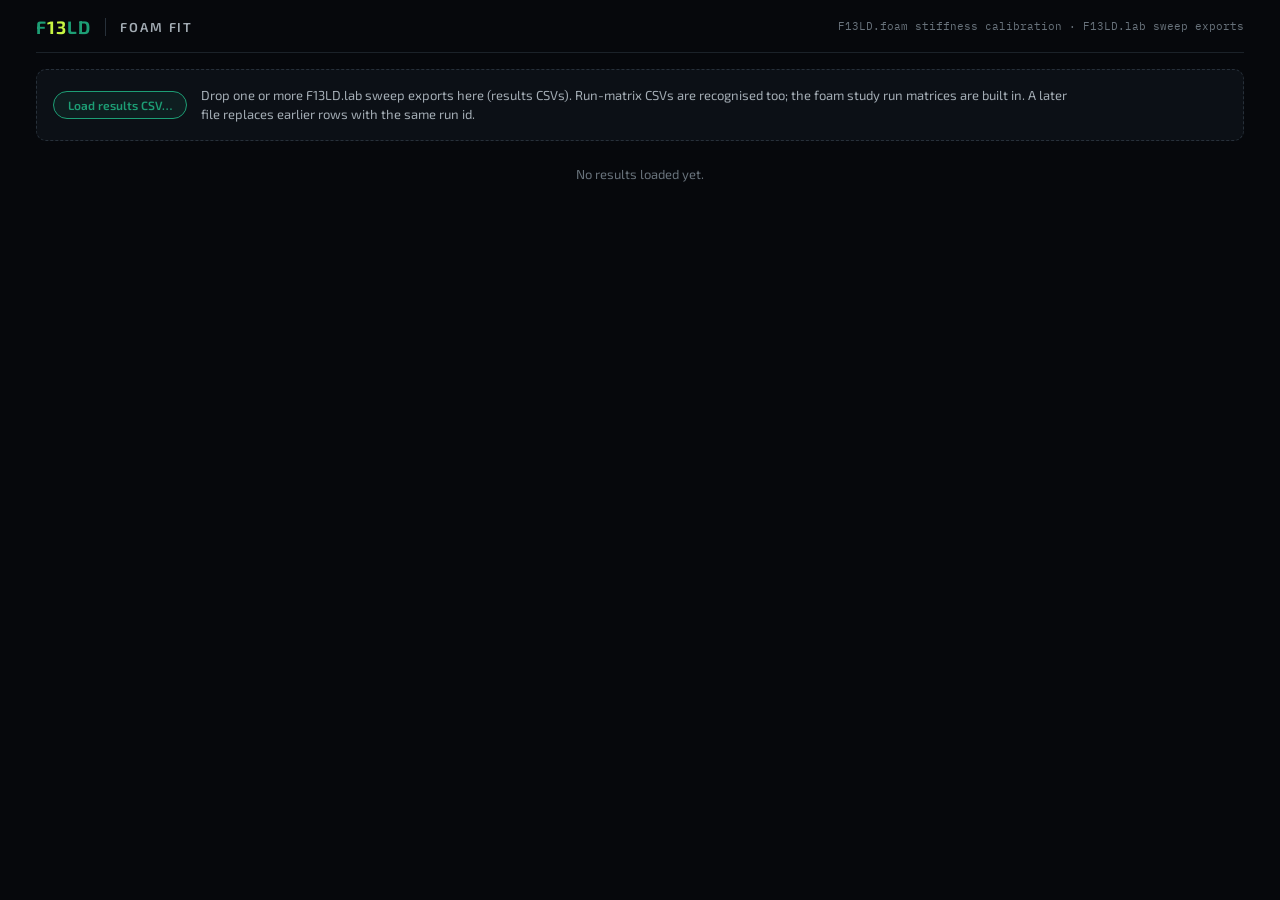
<file: docs/foam-calibration/foam-fit.src.html>
<!doctype html>
<html lang="en">
<head>
<meta charset="utf-8">
<meta name="viewport" content="width=device-width, initial-scale=1">
<title>F13LD Foam Fit</title>
<link rel="preconnect" href="https://fonts.googleapis.com">
<link href="https://fonts.googleapis.com/css2?family=Exo+2:wght@400;500;600;700&family=IBM+Plex+Mono:wght@400;500&display=swap" rel="stylesheet">
<style>
/* F13LD.foam calibration fit — F13LD.lab docs/foam-calibration (2026-10-03).
   Self-contained: drop the lab's sweep export(s) here; everything runs in the page. */
:root{
  color-scheme: dark;
  --ground:#06080c; --panel:#0c1016; --panel-2:#11161d; --line:#1b2229; --line-2:#27303a;
  --text:#e8ecef; --text-2:#a3acb4; --muted:#68727b;
  --jade:#1D9E75; --lime:#c8f542; --warn:#e8b04a; --bad:#e66767;
  --s-open:#3987e5; --s-closed:#d95926; --s-plateau:#1D9E75; --s-lattice:#8a939b; --s-lit:#7b858e;
  --mono:'IBM Plex Mono',ui-monospace,Menlo,Consolas,monospace; --sans:'Exo 2',system-ui,sans-serif;
}
*{box-sizing:border-box}
html,body{margin:0;background:var(--ground);color:var(--text);font-family:var(--sans);font-size:14px;line-height:1.45}
.wrap{max-width:1240px;margin:0 auto;padding:0 16px 48px}
header{display:flex;align-items:center;gap:14px;padding:14px 0 12px;border-bottom:1px solid var(--line);margin-bottom:16px;flex-wrap:wrap}
.wm{font-weight:700;letter-spacing:.06em;font-size:18px}.wm .j{color:var(--jade)}.wm .l{color:var(--lime)}
.tool{font-weight:600;letter-spacing:.14em;color:var(--text-2);font-size:13px;border-left:1px solid var(--line-2);padding-left:14px}
.sub{color:var(--muted);font-family:var(--mono);font-size:11px;margin-left:auto}
h2{font-size:12px;letter-spacing:.14em;text-transform:uppercase;color:var(--text-2);font-weight:600;margin:28px 0 10px}
h3{font-size:14px;margin:0 0 4px;font-weight:600}
p.note,.note{color:var(--text-2);font-size:13px;margin:4px 0 10px;max-width:880px}
.drop{border:1px dashed var(--line-2);border-radius:10px;padding:16px;background:var(--panel);display:flex;gap:14px;align-items:center;flex-wrap:wrap}
.drop.hot{border-color:var(--jade);background:#0d1a16}
.btn{font-family:var(--sans);font-size:12px;font-weight:600;padding:6px 14px;border-radius:20px;border:1px solid var(--jade);background:rgba(29,158,117,.1);color:var(--jade);cursor:pointer}
.btn:hover{background:rgba(29,158,117,.2)} .btn.ghost{border-color:var(--line-2);color:var(--text-2);background:none}
.files{font-family:var(--mono);font-size:11px;color:var(--text-2);display:flex;flex-direction:column;gap:2px}
.files .x{color:var(--muted);cursor:pointer;margin-left:6px}
.cards{display:grid;grid-template-columns:repeat(auto-fit,minmax(220px,1fr));gap:10px}
.card{background:var(--panel);border:1px solid var(--line);border-radius:10px;padding:12px 14px}
.card .k{font-size:11px;letter-spacing:.1em;text-transform:uppercase;color:var(--muted)}
.card .v{font-family:var(--mono);font-size:15px;margin-top:4px;color:var(--text)}
.card .d{font-size:12px;color:var(--text-2);margin-top:4px}
.sw{display:inline-block;width:10px;height:10px;border-radius:50%;margin-right:6px;vertical-align:baseline}
.grid2{display:grid;grid-template-columns:repeat(auto-fit,minmax(520px,1fr));gap:14px}
.fig{background:var(--panel);border:1px solid var(--line);border-radius:10px;padding:12px 12px 6px;min-width:0}
.fig svg{width:100%;height:auto;display:block}
.fig .cap{font-size:12px;color:var(--text-2);margin:2px 4px 8px}
.legend{display:flex;flex-wrap:wrap;gap:4px 14px;font-size:12px;color:var(--text-2);margin:2px 4px 6px}
.legend span{display:inline-flex;align-items:center;gap:5px}
.fig .legend svg{width:14px;height:14px;flex:none}
svg text{font-family:var(--mono);font-size:10.5px;fill:var(--text-2)}
svg .ax{stroke:var(--line-2);stroke-width:1}
svg .gr{stroke:var(--line);stroke-width:1}
svg .lab{fill:var(--text-2);font-family:var(--sans);font-size:11.5px}
svg .dl{font-family:var(--sans);font-size:11px;fill:var(--text)}
svg .hit{fill:transparent;cursor:crosshair}
.tip{position:fixed;pointer-events:none;background:#0a0e13;border:1px solid var(--line-2);border-radius:8px;padding:8px 10px;font-family:var(--mono);font-size:11px;color:var(--text);z-index:9;display:none;max-width:360px;box-shadow:0 6px 24px rgba(0,0,0,.5)}
.tip b{color:var(--lime);font-weight:500}
table{border-collapse:collapse;width:100%;font-family:var(--mono);font-size:11.5px}
th{position:sticky;top:0;background:var(--panel-2);color:var(--text-2);font-weight:500;text-align:right;padding:6px 8px;border-bottom:1px solid var(--line-2);white-space:nowrap}
td{padding:4px 8px;border-bottom:1px solid var(--line);text-align:right;white-space:nowrap}
th:first-child,td:first-child,td.l{text-align:left}
tr:hover td{background:#0f141a}
.tbl{max-height:520px;overflow:auto;border:1px solid var(--line);border-radius:10px;background:var(--panel)}
.flag{color:var(--warn)} .bad{color:var(--bad)} .ok{color:var(--jade)}
.row{display:flex;gap:10px;flex-wrap:wrap;align-items:center}
.empty{color:var(--muted);font-size:13px;padding:24px;text-align:center}
code{font-family:var(--mono);font-size:12px;color:var(--text)}
</style>
</head>
<body>
<div class="wrap">
<header>
  <div class="wm"><span class="j">F</span><span class="l">13</span><span class="j">LD</span></div>
  <div class="tool">FOAM FIT</div>
  <div class="sub">F13LD.foam stiffness calibration · F13LD.lab sweep exports</div>
</header>

<div class="drop" id="drop">
  <button class="btn" id="pick">Load results CSV…</button>
  <input type="file" id="file" accept=".csv" multiple hidden>
  <div class="note" style="margin:0">Drop one or more F13LD.lab sweep exports here (results CSVs). Run-matrix CSVs are recognised too; the foam study run matrices are built in. A later file replaces earlier rows with the same run id.</div>
  <div class="files" id="files"></div>
</div>

<div id="out"><div class="empty">No results loaded yet.</div></div>
</div>
<div class="tip" id="tip"></div>

<script id="runs-calibration" type="text/csv">__RUNS_CALIBRATION__</script>
<script id="runs-plateau" type="text/csv">__RUNS_PLATEAU__</script>
<script id="runs-cellcount" type="text/csv">__RUNS_CELLCOUNT__</script>
<script>
'use strict';
/* ════════════════════════════════════════════════════════════
   Data
   ════════════════════════════════════════════════════════════ */
var RUNS = {};          // run_id -> run-matrix row
var RESULTS = {};       // run_id -> results row (+ _file)
var FILES = [];         // [{name, kind, n}]

function parseCsv(text) {
  var rows = [], row = [], cur = '', q = false;
  for (var i = 0; i < text.length; i++) {
    var c = text[i];
    if (q) { if (c === '"') { if (text[i + 1] === '"') { cur += '"'; i++; } else q = false; } else cur += c; }
    else if (c === '"') q = true;
    else if (c === ',') { row.push(cur); cur = ''; }
    else if (c === '\n' || c === '\r') { if (c === '\r' && text[i + 1] === '\n') i++; row.push(cur); cur = ''; if (row.length > 1 || row[0] !== '') rows.push(row); row = []; }
    else cur += c;
  }
  if (cur !== '' || row.length) { row.push(cur); rows.push(row); }
  if (!rows.length) return [];
  var h = rows[0].map(function (s) { return s.trim(); });
  return rows.slice(1).map(function (r) { var o = {}; h.forEach(function (k, j) { o[k] = (r[j] || '').trim(); }); return o; });
}
function num(v) { var x = parseFloat(v); return isFinite(x) ? x : NaN; }
function ingest(text, name) {
  var rows = parseCsv(text);
  if (!rows.length) throw new Error(name + ': empty');
  var h = rows[0];
  if ('Ex' in h && 'run_id' in h) {
    rows.forEach(function (r) { r._file = name; RESULTS[r.run_id] = r; });
    FILES.push({ name: name, kind: 'results', n: rows.length });
  } else if ('seed_mode' in h && 'run_id' in h) {
    rows.forEach(function (r) { RUNS[r.run_id] = r; });
    FILES.push({ name: name, kind: 'run matrix', n: rows.length });
  } else throw new Error(name + ': not a sweep export or foam run matrix');
}
['runs-calibration', 'runs-plateau', 'runs-cellcount'].forEach(function (id) {
  var t = document.getElementById(id).textContent.trim();
  if (t && t.indexOf('__RUNS_') !== 0) parseCsv(t).forEach(function (r) { RUNS[r.run_id] = r; });
});

/* ════════════════════════════════════════════════════════════
   Analysis
   ════════════════════════════════════════════════════════════ */
var AX = ['Ex', 'Ey', 'Ez'], SH = ['Gyz', 'Gxz', 'Gxy'];
function avg(a) { return a.reduce(function (s, v) { return s + v; }, 0) / a.length; }
function mean3(r, pref, qs) { return avg(qs.map(function (q) { return num(r[pref + q]); })); }

/* Nelder–Mead on a 2-parameter function with box clamps */
function nm2(fn, x0, lo, hi) {
  function cl(x) { return [Math.min(hi[0], Math.max(lo[0], x[0])), Math.min(hi[1], Math.max(lo[1], x[1]))]; }
  var s = [cl(x0), cl([x0[0] * 1.3 + 0.1, x0[1]]), cl([x0[0], x0[1] * 1.3 + 0.1])].map(function (x) { return { x: x, f: fn(x) }; });
  for (var it = 0; it < 400; it++) {
    s.sort(function (a, b) { return a.f - b.f; });
    var c = [(s[0].x[0] + s[1].x[0]) / 2, (s[0].x[1] + s[1].x[1]) / 2];
    var r = cl([2 * c[0] - s[2].x[0], 2 * c[1] - s[2].x[1]]), fr = fn(r);
    if (fr < s[0].f) { var e = cl([3 * c[0] - 2 * s[2].x[0], 3 * c[1] - 2 * s[2].x[1]]), fe = fn(e); s[2] = fe < fr ? { x: e, f: fe } : { x: r, f: fr }; }
    else if (fr < s[1].f) s[2] = { x: r, f: fr };
    else { var k = cl([(c[0] + s[2].x[0]) / 2, (c[1] + s[2].x[1]) / 2]), fk = fn(k);
      if (fk < s[2].f) s[2] = { x: k, f: fk };
      else s = [s[0]].concat(s.slice(1).map(function (p) { var x = cl([(p.x[0] + s[0].x[0]) / 2, (p.x[1] + s[0].x[1]) / 2]); return { x: x, f: fn(x) }; })); }
  }
  s.sort(function (a, b) { return a.f - b.f; });
  return s[0];
}
function fitRes(ids, W, Rr) {
  if (ids.length < 3) return null;
  var fn = function (q) { var e = 0; for (var i = 0; i < W.length; i++) { var m = (1 - q[0] * Math.pow(2 * W[i], -q[1])) / (1 - q[0] * Math.pow(W[i], -q[1])); e += (m - Rr[i]) * (m - Rr[i]); } return e; };
  var best = null;
  [0.5, 1, 2, 4].forEach(function (a) { [1, 2, 3].forEach(function (p) { var r = nm2(fn, [a, p], [0, 0.3], [50, 8]); if (!best || r.f < best.f) best = r; }); });
  return { a: best.x[0], p: best.x[1], rms: Math.sqrt(best.f / W.length) };
}
function linfit(x, y) { var n = x.length, mx = avg(x), my = avg(y), sxy = 0, sxx = 0; for (var i = 0; i < n; i++) { sxy += (x[i] - mx) * (y[i] - my); sxx += (x[i] - mx) * (x[i] - mx); } var b = sxy / sxx; return { b: b, a: my - b * mx }; }

function analyse() {
  var ids = Object.keys(RESULTS).filter(function (k) { return RUNS[k] && !RESULTS[k].error; });
  var missing = Object.keys(RESULTS).filter(function (k) { return !RUNS[k]; });
  var D = {};
  ids.forEach(function (k) {
    var u = RUNS[k], r = RESULTS[k], t = num(u.thickness);
    var d = {
      id: k, set: u.set, topo: u.topology, seed: u.seed_mode, cells: num(u.cells), rng: u.rng_seed, k: num(u.plateau_k) || 0,
      sz: num(u.stretch_z) || 1, sx: num(u.stretch_x) || 1, sy: num(u.stretch_y) || 1, target: num(u.target_vf_pct || u.expected_vf_pct),
      w64: 2 * t * 6.4, w128: 2 * t * 12.8, file: r._file,
      rho64: num(r.vf_measured_pct) / 100, rho128: num(r.grid2_vf_measured_pct) / 100,
      E64: mean3(r, '', AX), E128: mean3(r, 'grid2_', AX), Eext: mean3(r, 'ext_', AX),
      conv: r.converged, iters: num(r.iters_total), iters2: num(r.grid2_iters), wall: num(r.wall_time_s),
      nu: avg(['nu_xy', 'nu_xz', 'nu_yz'].map(function (q) { return num(r['ext_' + q]); })),
      r: r
    };
    d.rho = isFinite(d.rho128) ? d.rho128 : d.rho64;
    d.R = d.E128 / d.E64;
    d.lattice = d.seed === 'kelvin' || d.seed === 'weairePhelan';
    D[k] = d;
  });
  /* 1. resolution models from the well-resolved disordered runs */
  function resBasis(fam, minW) {
    var s = ids.filter(function (k) { var d = D[k]; return d.topo === fam && !d.lattice && d.sz === 1 && d.sx === 1 && d.sy === 1 && d.w64 >= minW && (d.set === 'A' || d.set === 'B'); });
    return fitRes(s, s.map(function (k) { return D[k].w64; }), s.map(function (k) { return D[k].R; }));
  }
  var RM = { open: resBasis('open', 2.5), closed: resBasis('closed', 2.4) };
  RM.plateau = RM.open;
  ids.forEach(function (k) {
    var d = D[k], m = RM[d.topo] || RM.open;
    var low = d.w64 < (d.topo === 'closed' ? 2.0 : 2.5);
    /* plateau-pass plateau rows: 2t understates a Plateau-border strut, so no model
       correction — they are read only as a 128³ ratio to their paired open run */
    d.paired = d.set === 'P' && d.topo === 'plateau';
    function best(q) { return d.paired ? num(d.r['grid2_' + q]) : low && m ? num(d.r['grid2_' + q]) / (1 - m.a * Math.pow(d.w128, -m.p)) : num(d.r['ext_' + q]); }
    d.src = d.paired ? '128³ (paired)' : low ? '128 + model' : 'ext (64↔128)';
    d.low = low;
    d.ax = AX.map(best); d.sh = SH.map(best);
    d.E = avg(d.ax); d.G = avg(d.sh);
    d.Giso = isFinite(d.nu) && !low ? d.G / (d.E / (2 * (1 + d.nu))) : NaN;
    d.axisSpread = Math.max.apply(null, d.ax.map(function (v) { return Math.abs(v / d.E - 1); }));
  });
  /* 2. laws on set A */
  var A = function (t) { return ids.filter(function (k) { return D[k].set === 'A' && D[k].topo === t; }).sort(function (a, b) { return D[a].rho - D[b].rho; }); };
  var op = A('open'), cl = A('closed'), F = {};
  if (op.length >= 3) {
    var lf = linfit(op.map(function (k) { return Math.log(D[k].rho); }), op.map(function (k) { return Math.log(D[k].E); }));
    F.open = { C: Math.exp(lf.a), n: lf.b };
    F.open.law = function (r) { return F.open.C * Math.pow(r, F.open.n); };
    F.open.rms = Math.sqrt(avg(op.map(function (k) { var e = Math.log(D[k].E / F.open.law(D[k].rho)); return e * e; })));
    var nl = linfit(op.map(function (k) { return D[k].rho; }), op.map(function (k) { return D[k].nu; }));
    F.open.nu0 = nl.a; F.open.nu1 = nl.b;
    F.open.range = [D[op[0]].rho, D[op[op.length - 1]].rho];
  }
  if (cl.length >= 2) {
    var s11 = 0, s12 = 0, s22 = 0, t1 = 0, t2 = 0;
    cl.forEach(function (k) { var r = D[k].rho, e = D[k].E; s11 += r * r; s12 += r * r * r; s22 += r * r * r * r; t1 += r * e; t2 += r * r * e; });
    var det = s11 * s22 - s12 * s12;
    F.closed = { a: (t1 * s22 - t2 * s12) / det, b: (s11 * t2 - s12 * t1) / det };
    F.closed.law = function (r) { return F.closed.a * r + F.closed.b * r * r; };
    F.closed.rms = Math.sqrt(avg(cl.map(function (k) { var e = Math.log(D[k].E / F.closed.law(D[k].rho)); return e * e; })));
    var nuv = cl.filter(function (k) { return isFinite(D[k].nu) && !D[k].low; }).map(function (k) { return D[k].nu; });
    F.closed.nu = nuv.length ? avg(nuv) : NaN;
    F.closed.range = [D[cl[0]].rho, D[cl[cl.length - 1]].rho];
  }
  function law(d) { var L = d.topo === 'closed' ? F.closed : F.open; return L ? L.law(d.rho) : NaN; }
  ids.forEach(function (k) { D[k].ratio = D[k].E / law(D[k]); });
  /* realization pairs and per-axis spread (set A) */
  function pairSpread(t) { var o = []; op.concat(cl).forEach(function (k) { var d = D[k]; if (d.topo === t && /-r1$/.test(k)) { var b = D[k.replace(/-r1$/, '-r2')]; if (b) o.push(Math.abs(d.E - b.E) / (d.E + b.E)); } }); return o.length ? avg(o) : NaN; }
  if (F.open) { F.open.real = pairSpread('open'); F.open.axis = avg(op.map(function (k) { return D[k].axisSpread; })); F.open.cells = D[op[0]].cells; }
  if (F.closed) { F.closed.real = pairSpread('closed'); F.closed.axis = avg(cl.map(function (k) { return D[k].axisSpread; })); F.closed.cells = D[cl[0]].cells; }
  /* seed-mode factors: set B (Poisson) */
  function setFac(set, t) { var v = ids.filter(function (k) { return D[k].set === set && (t === 'closed' ? D[k].topo === 'closed' : D[k].topo !== 'closed'); }).map(function (k) { return D[k].ratio; }); return v.length ? avg(v) : NaN; }
  F.poisson = { open: setFac('B', 'open'), closed: setFac('B', 'closed') };
  /* stretch: each D run against the same seeds unstretched in set A */
  function base(d) { return ids.map(function (k) { return D[k]; }).filter(function (b) { return b.set === 'A' && b.topo === d.topo && b.cells === d.cells && b.rng === d.rng && Math.abs(b.target - d.target) < 0.5 && b.sz === 1; })[0]; }
  F.stretch = { open: [], closed: [] };
  ids.forEach(function (k) {
    var d = D[k]; if (d.set !== 'D') return;
    var b = base(d); if (!b) return;
    var rr = (d.ax[2] / ((d.ax[0] + d.ax[1]) / 2)) / (b.ax[2] / ((b.ax[0] + b.ax[1]) / 2));
    var gr = (((d.sh[0] + d.sh[1]) / 2) / d.sh[2]) / (((b.sh[0] + b.sh[1]) / 2) / b.sh[2]);
    (F.stretch[d.topo === 'closed' ? 'closed' : 'open']).push({ id: k, s: d.sz, ratio: rr, m: Math.log(rr) / Math.log(d.sz), g: gr, r: Math.log(gr) / Math.log(rr), meanE: d.E / b.E });
  });
  ['open', 'closed'].forEach(function (t) { var L = F.stretch[t]; if (L.length) { F.stretch[t + 'M'] = avg(L.map(function (x) { return x.m; })); F.stretch[t + 'R'] = avg(L.map(function (x) { return x.r; })); } });
  /* plateau pairs (set P): plateau run vs open run with same cells, target, seeds */
  F.plateau = [];
  ids.forEach(function (k) {
    var d = D[k]; if (d.set !== 'P' || d.topo !== 'plateau') return;
    var o = ids.map(function (j) { return D[j]; }).filter(function (b) { return b.set === 'P' && b.topo === 'open' && b.cells === d.cells && b.rng === d.rng && Math.abs(b.target - d.target) < 0.5; })[0];
    if (!o) return;
    F.plateau.push({ id: k, open: o.id, k: d.k, cells: d.cells, target: d.target, f128: d.E128 / o.E128, rho: d.rho, rhoOpen: o.rho });
    d.ratio = d.E128 / o.E128; d.ratioKind = 'pair';
  });
  /* plateau factor f(k) = 1 + A (1 − e^(−k/k0)) fitted to the pairs */
  if (F.plateau.length >= 3) {
    var pf = nm2(function (q) { return F.plateau.reduce(function (e, x) { var r = 1 + q[0] * (1 - Math.exp(-x.k / q[1])) - x.f128; return e + r * r; }, 0); }, [0.1, 0.1], [0, 0.01], [1, 2]);
    F.plateauFit = { A: pf.x[0], k0: pf.x[1], rms: Math.sqrt(pf.f / F.plateau.length) };
  }
  /* cell count (set N + set A at the same target) */
  var byCells = {};
  ids.forEach(function (k) { var d = D[k]; if ((d.set === 'N' || (d.set === 'A' && d.topo === 'open')) && !d.low) (byCells[d.cells] = byCells[d.cells] || []).push(d.ratio); });
  F.cells = Object.keys(byCells).map(function (c) { return { cells: +c, ratio: avg(byCells[c]), n: byCells[c].length }; }).sort(function (a, b) { return a.cells - b.cells; });
  F.lattice = ids.filter(function (k) { return D[k].lattice; }).map(function (k) { return { id: k, ratio: D[k].ratio, R: D[k].R }; });
  return { D: D, ids: ids, RM: RM, F: F, missing: missing };
}

/* ════════════════════════════════════════════════════════════
   Charts (hand-built SVG)
   ════════════════════════════════════════════════════════════ */
var COL = { open: 'var(--s-open)', closed: 'var(--s-closed)', plateau: 'var(--s-plateau)', lattice: 'var(--s-lattice)', lit: 'var(--s-lit)' };
function esc(s) { return String(s).replace(/[&<>"]/g, function (c) { return { '&': '&amp;', '<': '&lt;', '>': '&gt;', '"': '&quot;' }[c]; }); }
function niceTicksLog(lo, hi) { var t = []; for (var e = Math.floor(Math.log10(lo)); e <= Math.ceil(Math.log10(hi)); e++) [1, 2, 5].forEach(function (m) { var v = m * Math.pow(10, e); if (v >= lo * 0.999 && v <= hi * 1.001) t.push(v); }); return t; }
function niceTicksLin(lo, hi, n) { var span = hi - lo, st = Math.pow(10, Math.floor(Math.log10(span / n))), err = span / n / st; st *= err >= 5 ? 5 : err >= 2 ? 2 : 1; var t = []; for (var v = Math.ceil(lo / st) * st; v <= hi + 1e-12; v += st) t.push(+v.toPrecision(10)); return t; }
function fmt(v) { if (!isFinite(v)) return '—'; var a = Math.abs(v); return a === 0 ? '0' : a >= 100 ? v.toFixed(0) : a >= 1 ? +v.toPrecision(3) + '' : a >= 0.01 ? +v.toPrecision(3) + '' : v.toExponential(1); }
function marker(shape, x, y, col, hollow) {
  var f = hollow ? 'var(--panel)' : col, s = 'stroke="' + col + '" stroke-width="2" fill="' + f + '"';
  if (shape === 'sq') return '<rect x="' + (x - 4.5) + '" y="' + (y - 4.5) + '" width="9" height="9" rx="1.5" ' + s + '/>';
  if (shape === 'tri') return '<path d="M' + x + ',' + (y - 5.5) + 'L' + (x + 5.5) + ',' + (y + 4.5) + 'L' + (x - 5.5) + ',' + (y + 4.5) + 'Z" ' + s + ' stroke-linejoin="round"/>';
  if (shape === 'x') return '<path d="M' + (x - 4) + ',' + (y - 4) + 'L' + (x + 4) + ',' + (y + 4) + 'M' + (x + 4) + ',' + (y - 4) + 'L' + (x - 4) + ',' + (y + 4) + '" stroke="' + col + '" stroke-width="2" stroke-linecap="round"/>';
  return '<circle cx="' + x + '" cy="' + y + '" r="4.5" ' + s + '/>';
}
/* spec: {w,h,x:{log,lo,hi,label,fmt},y:{...},points:[{x,y,shape,col,hollow,tip}],lines:[{pts:[[x,y]],col,dash,label}],refY} */
function chart(spec) {
  var W = spec.w || 560, H = spec.h || 340, L = 58, R = 16, T = 12, B = 44, pw = W - L - R, ph = H - T - B;
  function sc(a, v) { return a.log ? (Math.log(v) - Math.log(a.lo)) / (Math.log(a.hi) - Math.log(a.lo)) : (v - a.lo) / (a.hi - a.lo); }
  function X(v) { return L + sc(spec.x, v) * pw; } function Y(v) { return T + ph - sc(spec.y, v) * ph; }
  var o = '<svg viewBox="0 0 ' + W + ' ' + H + '" role="img" aria-label="' + esc(spec.title || '') + '">';
  var xt = spec.x.log ? niceTicksLog(spec.x.lo, spec.x.hi) : niceTicksLin(spec.x.lo, spec.x.hi, 6);
  var yt = spec.y.log ? niceTicksLog(spec.y.lo, spec.y.hi) : niceTicksLin(spec.y.lo, spec.y.hi, 5);
  xt.forEach(function (v) { o += '<line class="gr" x1="' + X(v) + '" x2="' + X(v) + '" y1="' + T + '" y2="' + (T + ph) + '"/><text x="' + X(v) + '" y="' + (T + ph + 15) + '" text-anchor="middle">' + (spec.x.fmt || fmt)(v) + '</text>'; });
  yt.forEach(function (v) { o += '<line class="gr" x1="' + L + '" x2="' + (L + pw) + '" y1="' + Y(v) + '" y2="' + Y(v) + '"/><text x="' + (L - 6) + '" y="' + (Y(v) + 3.5) + '" text-anchor="end">' + (spec.y.fmt || fmt)(v) + '</text>'; });
  o += '<line class="ax" x1="' + L + '" x2="' + L + '" y1="' + T + '" y2="' + (T + ph) + '"/><line class="ax" x1="' + L + '" x2="' + (L + pw) + '" y1="' + (T + ph) + '" y2="' + (T + ph) + '"/>';
  if (spec.refY != null) o += '<line x1="' + L + '" x2="' + (L + pw) + '" y1="' + Y(spec.refY) + '" y2="' + Y(spec.refY) + '" stroke="var(--muted)" stroke-dasharray="2 4"/>';
  o += '<text class="lab" x="' + (L + pw / 2) + '" y="' + (H - 6) + '" text-anchor="middle">' + esc(spec.x.label) + '</text>';
  o += '<text class="lab" transform="translate(13,' + (T + ph / 2) + ') rotate(-90)" text-anchor="middle">' + esc(spec.y.label) + '</text>';
  o += '<defs><clipPath id="c' + spec.id + '"><rect x="' + L + '" y="' + T + '" width="' + pw + '" height="' + ph + '"/></clipPath></defs><g clip-path="url(#c' + spec.id + ')">';
  (spec.lines || []).forEach(function (ln) {
    var d = ln.pts.filter(function (p) { return isFinite(p[0]) && isFinite(p[1]) && p[1] > 0; }).map(function (p, i) { return (i ? 'L' : 'M') + X(p[0]).toFixed(1) + ',' + Y(p[1]).toFixed(1); }).join('');
    o += '<path d="' + d + '" fill="none" stroke="' + ln.col + '" stroke-width="2"' + (ln.dash ? ' stroke-dasharray="' + ln.dash + '"' : '') + ' stroke-linecap="round"/>';
  });
  o += '</g>';
  (spec.lines || []).forEach(function (ln) { if (!ln.label) return; var p = ln.pts[ln.labelAt != null ? ln.labelAt : ln.pts.length - 1]; if (!p) return;
    o += '<text class="dl" x="' + (X(p[0]) + (ln.dx || -4)) + '" y="' + (Y(p[1]) + (ln.dy || -8)) + '" text-anchor="' + (ln.anchor || 'end') + '">' + esc(ln.label) + '</text>'; });
  var hits = '';
  (spec.points || []).forEach(function (p, i) {
    if (!isFinite(p.x) || !isFinite(p.y) || p.y <= 0 && spec.y.log) return;
    var x = X(p.x), y = Y(p.y);
    o += marker(p.shape, x, y, p.col, p.hollow);
    hits += '<circle class="hit" cx="' + x + '" cy="' + y + '" r="10" data-tip="' + esc(p.tip || '') + '"/>';
  });
  return o + hits + '</svg>';
}
function shapeOf(d) { return d.lattice ? 'x' : d.topo === 'closed' ? 'sq' : d.topo === 'plateau' ? 'tri' : 'ci'; }
function colOf(d) { return d.lattice ? COL.lattice : COL[d.topo] || COL.open; }
function tipOf(d, extra) {
  return '<b>' + esc(d.id) + '</b><br>' + esc(d.topo + ' · ' + d.seed + ' · ' + d.cells + ' cells' + (d.k ? ' · k ' + d.k : '') + (d.sz !== 1 ? ' · stretch z ' + d.sz : '')) +
    '<br>ρ ' + (100 * d.rho).toFixed(2) + ' %   E/Es ' + fmt(d.E) + ' (' + esc(d.src) + ')' +
    '<br>64³ ' + fmt(d.E64) + '  128³ ' + fmt(d.E128) + '  ratio ' + d.R.toFixed(2) + (extra ? '<br>' + extra : '');
}

/* ════════════════════════════════════════════════════════════
   Render
   ════════════════════════════════════════════════════════════ */
var LAST = null;
function render() {
  var fl = document.getElementById('files');
  fl.innerHTML = FILES.map(function (f, i) { return '<div>' + esc(f.name) + ' · ' + f.kind + ' · ' + f.n + ' rows<span class="x" data-i="' + i + '" title="remove">✕</span></div>'; }).join('');
  var out = document.getElementById('out');
  if (!Object.keys(RESULTS).length) { out.innerHTML = '<div class="empty">No results loaded yet.</div>'; return; }
  var A = analyse(); LAST = A;
  var D = A.D, F = A.F, ids = A.ids, h = '';
  if (A.missing.length) h += '<p class="note flag">⚠ ' + A.missing.length + ' result row(s) have no run-matrix entry (load the matching run CSV): ' + esc(A.missing.slice(0, 8).join(', ')) + (A.missing.length > 8 ? ' …' : '') + '</p>';

  /* summary cards */
  h += '<h2>Fitted laws</h2><div class="cards">';
  if (F.open) h += card('<span class="sw" style="background:var(--s-open)"></span>Open (and plateau)', 'E/Es = ' + F.open.C.toFixed(3) + ' ρ<sup>' + F.open.n.toFixed(2) + '</sup>',
    'ρ ' + pc(F.open.range[0]) + '–' + pc(F.open.range[1]) + ' · fit rms ' + pc(F.open.rms, 1) + ' · ν = ' + F.open.nu0.toFixed(3) + (F.open.nu1 < 0 ? ' − ' : ' + ') + Math.abs(F.open.nu1).toFixed(3) + ' ρ');
  if (F.closed) h += card('<span class="sw" style="background:var(--s-closed);border-radius:2px"></span>Closed', 'E/Es = ' + F.closed.a.toFixed(3) + ' ρ + ' + F.closed.b.toFixed(3) + ' ρ²',
    'ρ ' + pc(F.closed.range[0]) + '–' + pc(F.closed.range[1]) + ' · fit rms ' + pc(F.closed.rms, 1) + ' · ν ≈ ' + fmt(F.closed.nu));
  h += card('Shear', 'G ≈ E / 2(1 + ν)', 'median G ÷ that = ' + fmt(median(ids.map(function (k) { return D[k].Giso; }).filter(isFinite))) + ' over ' + ids.filter(function (k) { return isFinite(D[k].Giso); }).length + ' runs');
  h += card('Resolution (64 → 128)', A.RM.open ? 'open p = ' + A.RM.open.p.toFixed(2) + (A.RM.closed ? ' · closed p = ' + A.RM.closed.p.toFixed(2) : '') : '—',
    'error ∝ (voxels across)<sup>−p</sup>; p ≈ 2 ⇒ order-2 extrapolation holds');
  if (F.open && isFinite(F.open.real)) h += card('Realization scatter', '±' + pc(F.open.real, 1) + ' open · ±' + pc(F.closed ? F.closed.real : NaN, 1) + ' closed',
    'two seeds per point at ' + F.open.cells + ' / ' + (F.closed ? F.closed.cells : '—') + ' cells; per-axis ±' + pc(F.open.axis, 0) + ' open');
  h += card('Seed mode', 'Poisson ÷ Lloyd: ' + fmt(F.poisson.open) + ' open · ' + fmt(F.poisson.closed) + ' closed', 'Kelvin / Weaire–Phelan: not calibrated (grid-aligned walls; see table)');
  if (F.stretch.openM) h += card('Stretch', 'E<sub>z</sub>/E<sub>xy</sub> = s<sup>' + F.stretch.openM.toFixed(2) + '</sup> open · s<sup>' + fmt(F.stretch.closedM) + '</sup> closed',
    'mean E within ' + pc(Math.max.apply(null, F.stretch.open.concat(F.stretch.closed).map(function (x) { return Math.abs(x.meanE - 1); })), 0) + ' of unstretched');
  if (F.plateau.length) h += card('<span class="sw" style="background:var(--s-plateau)"></span>Plateau vs open (same ρ)', 'E ratio ' + fmt(Math.min.apply(null, F.plateau.map(function (x) { return x.f128; }))) + '–' + fmt(Math.max.apply(null, F.plateau.map(function (x) { return x.f128; }))),
    F.plateau.length + ' pairs, 128³ ratio (resolution error cancels in the pair)');
  if (F.plateauFit) h += card('<span class="sw" style="background:var(--s-plateau)"></span>Plateau factor', '1 + ' + F.plateauFit.A.toFixed(3) + ' (1 − e<sup>−k/' + F.plateauFit.k0.toFixed(3) + '</sup>)', 'fit to ' + F.plateau.length + ' pairs, rms ' + pc(F.plateauFit.rms, 1) + '; applies while the swell adds mass');
  if (F.cells.length > 1) h += card('Cell count (open, all densities)', F.cells.map(function (c) { return c.cells + ': ' + fmt(c.ratio) + ' (' + c.n + ')'; }).join(' · '), 'mean E ÷ law per cell count (runs); 1 = the law holds there');
  h += '</div>';

  /* charts */
  h += '<h2>Charts</h2><div class="grid2">';
  var lawPts = function (L, lo, hi) { var p = []; for (var i = 0; i <= 60; i++) { var r = lo * Math.pow(hi / lo, i / 60); p.push([r, L(r)]); } return p; };
  var main = ids.filter(function (k) { return D[k].sz === 1 && D[k].sx === 1 && D[k].sy === 1; });
  var lines = [];
  lines.push({ pts: lawPts(function (r) { return 0.93 * Math.pow(r, 2.04); }, 0.04, 0.4), col: COL.lit, dash: '5 5' });
  lines.push({ pts: lawPts(function (r) { return 0.563 * Math.pow(r, 1.19); }, 0.04, 0.4), col: COL.lit, dash: '2 4' });
  if (F.open) lines.push({ pts: lawPts(F.open.law, 0.04, 0.4), col: COL.open });
  if (F.closed) lines.push({ pts: lawPts(F.closed.law, 0.04, 0.4), col: COL.closed });
  h += fig('Stiffness vs solid fraction', chart({ id: 1, title: 'E vs rho', x: { log: true, lo: 0.04, hi: 0.4, label: 'solid fraction ρ', fmt: function (v) { return Math.round(v * 100) + '%'; } },
      y: { log: true, lo: 0.001, hi: 0.3, label: 'E / Es (mean of x, y, z)' }, lines: lines,
      points: main.map(function (k) { var d = D[k]; return { x: d.rho, y: d.E, shape: shapeOf(d), col: colOf(d), hollow: d.seed === 'poisson' || d.low, tip: tipOf(d, 'E ÷ law ' + fmt(d.ratio)) }; }) }),
    'Filled: Lloyd seeds, extrapolated 64 ↔ 128. Hollow: Poisson seeds, or a 128³ value corrected by the resolution model (walls / struts too thin at 64³). Grey lines: Roberts & Garboczi fits for Voronoi foams.',
    legendMain() + '<div class="legend">' + ll(COL.open, '', 'open law') + ll(COL.closed, '', 'closed law') + ll(COL.lit, '5 5', 'R–G open') + ll(COL.lit, '2 4', 'R–G closed') + '</div>');

  var rx = [], ry = [];
  ids.forEach(function (k) { var d = D[k]; if (!d.lattice && isFinite(d.R) && d.R > 0) { rx.push(d.w64); ry.push(d.R); } });
  var rl = [];
  ['open', 'closed'].forEach(function (t) { var m = A.RM[t]; if (!m) return; var p = []; for (var w = 1.6; w <= 8.01; w += 0.1) p.push([w, (1 - m.a * Math.pow(2 * w, -m.p)) / (1 - m.a * Math.pow(w, -m.p))]); rl.push({ pts: p, col: COL[t] }); });
  h += fig('Resolution: 128³ ÷ 64³', chart({ id: 2, title: 'resolution', x: { log: false, lo: 0.5, hi: 8, label: 'wall / strut width at 64³ (voxels, 2t)', fmt: function (v) { return v.toFixed(0); } },
      y: { log: true, lo: 0.75, hi: 2.2, label: 'E(128³) ÷ E(64³)', fmt: function (v) { return v.toFixed(v < 1 ? 2 : 1); } }, refY: 1, lines: rl,
      points: ids.filter(function (k) { return isFinite(D[k].R) && D[k].R > 0; }).map(function (k) { var d = D[k]; return { x: d.w64, y: Math.min(Math.max(d.R, 0.76), 2.15), shape: shapeOf(d), col: colOf(d), hollow: d.seed === 'poisson', tip: tipOf(d) + (d.R > 2.15 ? '<br>(off scale: ' + fmt(d.R) + ')' : '') }; }) }),
    'Each run’s 64³ → 128³ change against how many voxels cross a wall or strut at 64³. Curves: E_h = E∞(1 − a·w<sup>−p</sup>) fitted to the resolved disordered runs; p ≈ 2 means the lab’s order-2 extrapolation is right. Points pinned to the edge are off scale (64³ solve broken).',
    legendMain() + '<div class="legend">' + (A.RM.open ? ll(COL.open, '', 'open model, p = ' + A.RM.open.p.toFixed(2)) : '') + (A.RM.closed ? ll(COL.closed, '', 'closed model, p = ' + A.RM.closed.p.toFixed(2)) : '') + '</div>');

  if (F.stretch.open.length || F.stretch.closed.length) {
    var sl = [];
    ['open', 'closed'].forEach(function (t) { var m = F.stretch[t + 'M']; if (!m) return; sl.push({ pts: [[1, 1], [2.1, Math.pow(2.1, m)]], col: COL[t], dash: '4 4' }); });
    h += fig('Stretch along z (18 %)', chart({ id: 3, title: 'stretch', x: { log: true, lo: 0.95, hi: 2.2, label: 'stretch s (z)', fmt: function (v) { return v.toFixed(v < 1.5 ? 2 : 1); } }, y: { log: true, lo: 0.9, hi: 8, label: 'Ez/Exy ÷ same seeds unstretched' }, lines: sl, refY: 1,
        points: F.stretch.open.concat(F.stretch.closed).map(function (x) { var d = D[x.id]; return { x: x.s, y: x.ratio, shape: shapeOf(d), col: colOf(d), tip: tipOf(d, 'Ez/Exy ratio ' + fmt(x.ratio) + ' · m ' + x.m.toFixed(2) + ' · mean E ' + fmt(x.meanE) + '× · shear ratio ' + fmt(x.g)) }; }) }),
      'Directional split under the foam tool’s anisotropy stretch. The average stiffness hardly moves; stiffness shifts toward the stretch axis as s<sup>m</sup>.',
      legendTopo() + '<div class="legend">' + (F.stretch.openM ? ll(COL.open, '4 4', 'open s^' + F.stretch.openM.toFixed(2)) : '') + (F.stretch.closedM ? ll(COL.closed, '4 4', 'closed s^' + F.stretch.closedM.toFixed(2)) : '') + '</div>');
  }
  if (F.plateau.length) {
    h += fig('Plateau vs open at the same ρ', chart({ id: 4, title: 'plateau', x: { log: false, lo: 0, hi: 0.32, label: 'plateau k', fmt: function (v) { return v.toFixed(2); } }, y: { log: false, lo: 0.7, hi: 1.3, label: 'E plateau ÷ E open (128³)', fmt: function (v) { return v.toFixed(2); } }, refY: 1,
        lines: F.plateauFit ? [{ pts: (function () { var p = []; for (var k = 0; k <= 0.32; k += 0.01) p.push([k, 1 + F.plateauFit.A * (1 - Math.exp(-k / F.plateauFit.k0))]); return p; })(), col: COL.plateau, dash: '4 4' }] : [],
        points: F.plateau.map(function (x) { var d = D[x.id]; return { x: x.k, y: x.f128, shape: x.cells > 30 ? 'tri' : 'ci', col: COL.plateau, hollow: /-r2$/.test(x.id), tip: tipOf(d, 'paired with ' + x.open + '<br>128³ ratio ' + fmt(x.f128)) }; }) }),
      'Each plateau foam against the open foam with the same cells, density and seeds. Triangles 50 cells, circles 27 cells; hollow = second realization. 1 means the open law applies to plateau at its measured ρ.', '');
  } else h += '<div class="fig"><h3>Plateau vs open</h3><div class="empty">Load the plateau pass results (set P) to see this.</div></div>';
  h += '</div>';

  /* table */
  h += '<h2>Runs</h2><div class="row" style="margin-bottom:8px"><button class="btn" id="dlJson">Download fit (JSON)</button><button class="btn ghost" id="dlMd">Download summary (.md)</button></div>';
  h += '<div class="tbl"><table><thead><tr><th>run</th><th>set</th><th>topology</th><th>seeds</th><th>cells</th><th>k</th><th>s<sub>z</sub></th><th>ρ %</th><th>w64</th><th>128÷64</th><th>E/Es</th><th>source</th><th>÷ law</th><th>G ÷ iso</th><th>ν</th><th>iters 64/128</th><th>time s</th><th>file</th></tr></thead><tbody>';
  ids.slice().sort().forEach(function (k) {
    var d = D[k], rcl = !isFinite(d.ratio) ? '' : Math.abs(d.ratio - 1) > 0.15 ? 'bad' : Math.abs(d.ratio - 1) > 0.07 ? 'flag' : '';
    h += '<tr><td>' + esc(k) + '</td><td>' + esc(d.set) + '</td><td class="l">' + esc(d.topo) + '</td><td class="l">' + esc(d.seed) + '</td><td>' + d.cells + '</td><td>' + (d.k || '') + '</td><td>' + (d.sz !== 1 ? d.sz : '') + '</td><td>' + (100 * d.rho).toFixed(2) +
      '</td><td class="' + (d.w64 < 2.5 ? 'flag' : '') + '">' + d.w64.toFixed(1) + '</td><td class="' + (d.R > 1.3 || d.R < 0.95 ? 'flag' : '') + '">' + fmt(d.R) + '</td><td>' + fmt(d.E) + '</td><td class="l">' + esc(d.lattice ? 'not calibrated' : d.src) + '</td><td class="' + (d.ratioKind ? '' : rcl) + '">' + fmt(d.ratio) + (d.ratioKind ? ' ÷ pair' : '') + '</td><td>' + fmt(d.Giso) + '</td><td>' + fmt(d.nu) +
      '</td><td>' + (isFinite(d.iters) ? d.iters : '') + '/' + (isFinite(d.iters2) ? d.iters2 : '') + '</td><td>' + fmt(d.wall) + '</td><td class="l" style="color:var(--muted)">' + esc(d.file) + '</td></tr>';
  });
  h += '</tbody></table></div>';
  h += '<p class="note">w64 = 2 × thickness in voxels at 64³ (open strut / closed wall width with normalize on; plateau borders are wider than this). Source: <b>ext</b> = the lab’s order-2 extrapolation from 64³ and 128³; <b>128 + model</b> = the 128³ value divided by (1 − a·w<sup>−p</sup>) where the 64³ solve is too coarse to use. “÷ law” compares each run with the open or closed law at its own ρ.</p>';
  out.innerHTML = h;
  document.getElementById('dlJson').onclick = function () { save('foam_fit.json', JSON.stringify(exportFit(A), null, 1), 'application/json'); };
  document.getElementById('dlMd').onclick = function () { save('foam_fit_summary.md', markdown(A), 'text/markdown'); };
}
function pc(v, d) { return isFinite(v) ? (100 * v).toFixed(d == null ? 0 : d) + ' %' : '—'; }
function median(a) { if (!a.length) return NaN; a = a.slice().sort(function (x, y) { return x - y; }); return a[Math.floor(a.length / 2)]; }
function card(k, v, d) { return '<div class="card"><div class="k">' + k + '</div><div class="v">' + v + '</div><div class="d">' + d + '</div></div>'; }
function fig(title, svg, cap, legend) { return '<div class="fig"><h3>' + title + '</h3>' + (legend || '') + svg + '<div class="cap">' + cap + '</div></div>'; }
function lg(shape, col, label, hollow) { return '<span><svg width="14" height="14" viewBox="0 0 14 14">' + marker(shape, 7, 7, col, hollow) + '</svg>' + label + '</span>'; }
function ll(col, dash, label) { return '<span><svg width="22" height="10" viewBox="0 0 22 10" style="width:22px;height:10px"><line x1="1" y1="5" x2="21" y2="5" stroke="' + col + '" stroke-width="2"' + (dash ? ' stroke-dasharray="' + dash + '"' : '') + '/></svg>' + label + '</span>'; }
function legendTopo() { return '<div class="legend">' + lg('ci', COL.open, 'open') + lg('sq', COL.closed, 'closed') + '</div>'; }
function legendMain() { return '<div class="legend">' + lg('ci', COL.open, 'open') + lg('sq', COL.closed, 'closed') + lg('tri', COL.plateau, 'plateau') + lg('x', COL.lattice, 'Kelvin / W–P') + lg('ci', COL.open, 'Poisson or 128 + model', true) + '</div>'; }
function save(name, text, type) { var a = document.createElement('a'); a.href = URL.createObjectURL(new Blob([text], { type: type })); a.download = name; document.body.appendChild(a); a.click(); setTimeout(function () { URL.revokeObjectURL(a.href); a.remove(); }, 500); }

function exportFit(A) {
  var F = A.F, o = { generated: new Date().toISOString(), files: FILES.filter(function (f) { return f.kind === 'results'; }).map(function (f) { return f.name; }), n_runs: A.ids.length, shear: 'G = E / (2 (1 + nu))' };
  if (F.open) o.open = { form: 'E/Es = C * rho^n', C: F.open.C, n: F.open.n, rms_log: F.open.rms, nu: { c0: F.open.nu0, c1: F.open.nu1 }, rho_range: F.open.range, cells: F.open.cells, realization_half_spread: F.open.real, axis_spread: F.open.axis };
  if (F.closed) o.closed = { form: 'E/Es = a * rho + b * rho^2', a: F.closed.a, b: F.closed.b, rms_log: F.closed.rms, nu: F.closed.nu, rho_range: F.closed.range, cells: F.closed.cells, realization_half_spread: F.closed.real, axis_spread: F.closed.axis };
  o.resolution = A.RM; o.poisson_factor = F.poisson;
  o.stretch = { form: 'Ez/Exy = s^m; shear split ~ (Ei Ej)^(r/2)', open: { m: F.stretch.openM, r: F.stretch.openR }, closed: { m: F.stretch.closedM, r: F.stretch.closedR }, runs: F.stretch.open.concat(F.stretch.closed) };
  o.plateau_pairs = F.plateau; o.plateau_factor = F.plateauFit ? { form: 'f = 1 + A (1 - exp(-k / k0))', A: F.plateauFit.A, k0: F.plateauFit.k0, rms: F.plateauFit.rms } : null; o.cell_count = F.cells; o.lattice = F.lattice;
  return o;
}
function markdown(A) {
  var F = A.F, L = ['# F13LD.foam stiffness fit', '', 'Generated ' + new Date().toISOString().slice(0, 16).replace('T', ' ') + ' from ' + FILES.filter(function (f) { return f.kind === 'results'; }).map(function (f) { return '`' + f.name + '`'; }).join(', ') + ' (' + A.ids.length + ' runs).', ''];
  if (F.open) L.push('- **Open (and plateau):** E/Es = ' + F.open.C.toFixed(3) + ' ρ^' + F.open.n.toFixed(3) + ' over ρ ' + pc(F.open.range[0]) + '–' + pc(F.open.range[1]) + ' (rms ' + pc(F.open.rms, 1) + '); ν = ' + F.open.nu0.toFixed(3) + ' ' + (F.open.nu1 < 0 ? '−' : '+') + ' ' + Math.abs(F.open.nu1).toFixed(3) + ' ρ');
  if (F.closed) L.push('- **Closed:** E/Es = ' + F.closed.a.toFixed(3) + ' ρ + ' + F.closed.b.toFixed(3) + ' ρ² over ρ ' + pc(F.closed.range[0]) + '–' + pc(F.closed.range[1]) + ' (rms ' + pc(F.closed.rms, 1) + '); ν ≈ ' + fmt(F.closed.nu));
  L.push('- **Shear:** G = E / 2(1 + ν)');
  if (A.RM.open) L.push('- **Resolution:** open p = ' + A.RM.open.p.toFixed(2) + (A.RM.closed ? ', closed p = ' + A.RM.closed.p.toFixed(2) : '') + ' (64³ → 128³ error ∝ width^−p)');
  L.push('- **Poisson ÷ Lloyd seeds:** open ' + fmt(F.poisson.open) + ', closed ' + fmt(F.poisson.closed));
  if (F.stretch.openM) L.push('- **Stretch:** Ez/Exy = s^' + F.stretch.openM.toFixed(2) + ' open, s^' + fmt(F.stretch.closedM) + ' closed');
  if (F.plateau.length) L.push('- **Plateau ÷ open at equal ρ (128³):** ' + F.plateau.map(function (x) { return x.id + ' ' + fmt(x.f128); }).join(', '));
  if (F.plateauFit) L.push('- **Plateau factor:** 1 + ' + F.plateauFit.A.toFixed(3) + ' (1 − e^(−k/' + F.plateauFit.k0.toFixed(3) + ')), rms ' + pc(F.plateauFit.rms, 1));
  if (F.cells.length) L.push('- **Cell count (open, mean E ÷ law):** ' + F.cells.map(function (c) { return c.cells + ' cells ' + fmt(c.ratio) + ' (' + c.n + ' runs)'; }).join(', '));
  L.push('', '| run | topology | seeds | cells | ρ % | E/Es | source | ÷ law | ν |', '|---|---|---|---|---|---|---|---|---|');
  A.ids.slice().sort().forEach(function (k) { var d = A.D[k]; L.push('| ' + [k, d.topo + (d.k ? ' k ' + d.k : ''), d.seed, d.cells, (100 * d.rho).toFixed(2), fmt(d.E), d.lattice ? 'not calibrated' : d.src, fmt(d.ratio) + (d.ratioKind ? ' ÷ pair' : ''), fmt(d.nu)].join(' | ') + ' |'); });
  return L.join('\n') + '\n';
}

/* ════════════════════════════════════════════════════════════
   Wiring
   ════════════════════════════════════════════════════════════ */
function loadFiles(list) {
  var n = list.length, done = 0, errs = [];
  Array.prototype.forEach.call(list, function (f) {
    var rd = new FileReader();
    rd.onload = function () { try { ingest(String(rd.result), f.name); } catch (e) { errs.push(e.message); } if (++done === n) { if (errs.length) alert(errs.join('\n')); render(); } };
    rd.readAsText(f);
  });
}
var drop = document.getElementById('drop'), fileIn = document.getElementById('file');
document.getElementById('pick').onclick = function () { fileIn.click(); };
fileIn.onchange = function () { loadFiles(fileIn.files); fileIn.value = ''; };
['dragenter', 'dragover'].forEach(function (e) { document.addEventListener(e, function (ev) { ev.preventDefault(); drop.classList.add('hot'); }); });
['dragleave', 'drop'].forEach(function (e) { document.addEventListener(e, function (ev) { ev.preventDefault(); if (e === 'drop' || ev.target === document.documentElement) drop.classList.remove('hot'); }); });
document.addEventListener('drop', function (ev) { if (ev.dataTransfer && ev.dataTransfer.files.length) loadFiles(ev.dataTransfer.files); });
document.getElementById('files').addEventListener('click', function (ev) {
  var i = ev.target.getAttribute('data-i'); if (i == null) return;
  var f = FILES[+i]; FILES.splice(+i, 1);
  if (f.kind === 'results') { RESULTS = {}; var keep = FILES.slice(); FILES = []; alert('Removed ' + f.name + '. Load the other results files again to rebuild.'); FILES = keep.filter(function (x) { return x.kind !== 'results'; }); }
  render();
});
var tip = document.getElementById('tip');
document.addEventListener('mousemove', function (ev) {
  var t = ev.target && ev.target.getAttribute && ev.target.getAttribute('data-tip');
  if (!t) { tip.style.display = 'none'; return; }
  tip.innerHTML = t; tip.style.display = 'block';
  var x = ev.clientX + 14, y = ev.clientY + 14, r = tip.getBoundingClientRect();
  if (x + r.width > innerWidth - 8) x = ev.clientX - r.width - 14;
  if (y + r.height > innerHeight - 8) y = ev.clientY - r.height - 14;
  tip.style.left = x + 'px'; tip.style.top = y + 'px';
});
render();
</script>
</body>
</html>
</file>
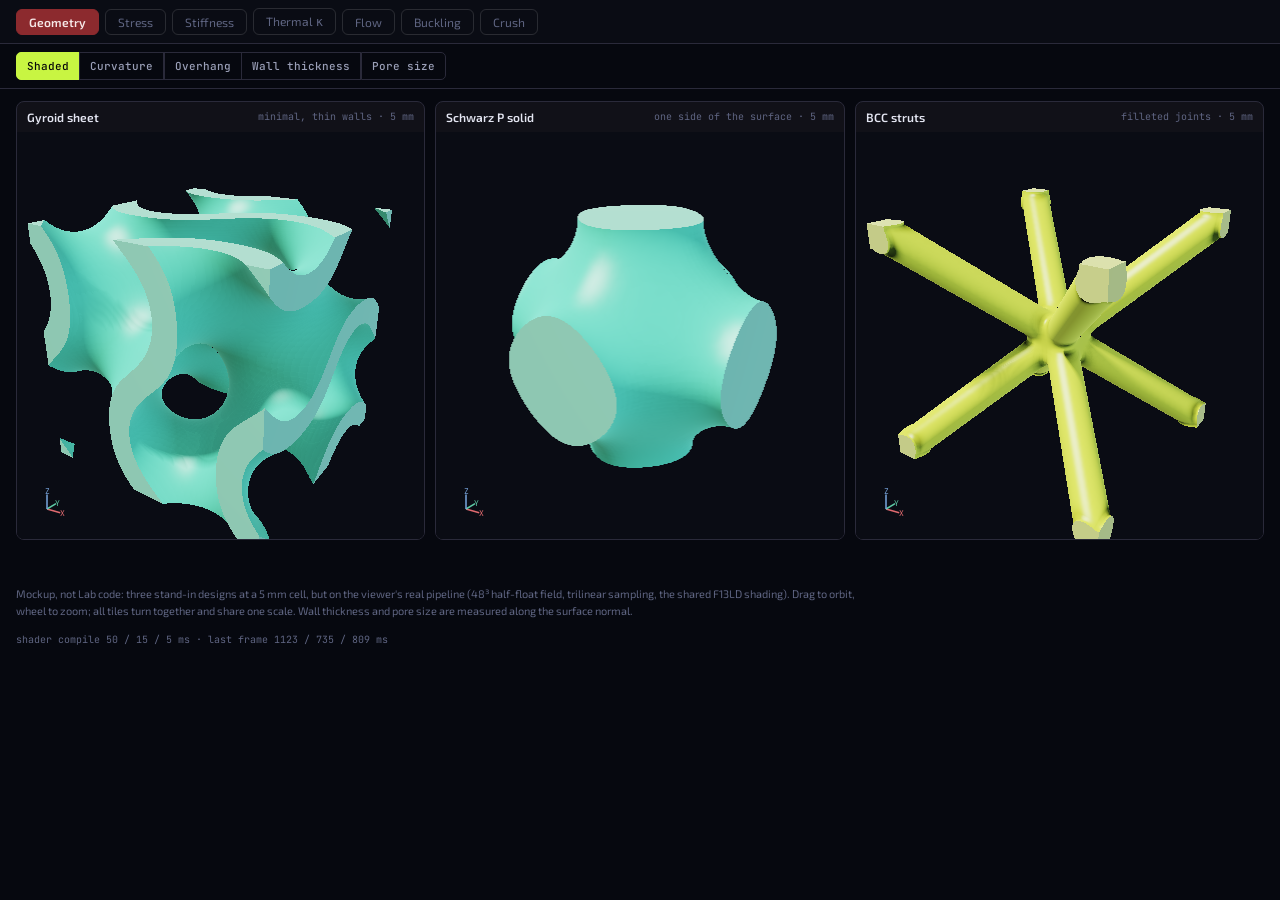
<file: proto/geom-views/geom-views-mockup.html>
<!doctype html>
<html lang="en"><head><meta charset="utf-8"><meta name="viewport" content="width=device-width,initial-scale=1">
<title>Geometry Views Mockup</title>
<link href="https://fonts.googleapis.com/css2?family=Exo+2:wght@400;500;600;700&family=JetBrains+Mono:wght@400;500;600&display=swap" rel="stylesheet">
<style>
:root{--bg:#06080f;--panel:#111118;--panel3:#0a0c14;--line:#2a2a3a;--t1:#e4e6f2;--t2:#9a9fb7;--t3:#5f6582;--neon:#c8f542;--deep:#8C2A2E;--tile:#F6E7E7;--hair2:rgba(255,255,255,.13)}
*{box-sizing:border-box;margin:0;padding:0}
body{background:var(--bg);color:var(--t1);font:13px 'Exo 2',system-ui,sans-serif;min-height:100vh}
.strip{display:flex;flex-wrap:wrap;gap:6px;padding:8px 16px;background:var(--panel3);border-bottom:.5px solid var(--line);align-items:center}
.tab{padding:5px 12px;border-radius:6px;border:.5px solid var(--hair2);color:var(--t3);font-size:12px}
.tab.on{background:var(--deep);color:var(--tile);border-color:var(--deep);font-weight:600}
.sub{display:flex;flex-wrap:wrap;gap:8px 16px;padding:8px 16px;align-items:center;border-bottom:.5px solid var(--line);min-height:44px}
.seg{display:flex;gap:0;flex-wrap:wrap}
.seg button{font:500 11px 'JetBrains Mono',monospace;color:var(--t2);background:transparent;border:.5px solid var(--line);padding:5px 10px;cursor:pointer;margin-left:-.5px;min-height:28px}
.seg button:first-child{border-radius:5px 0 0 5px}.seg button:last-child{border-radius:0 5px 5px 0}
.seg button.active{background:var(--neon);border-color:var(--neon);color:#0a0a0a}
.ctl{display:flex;align-items:center;gap:6px;color:var(--t2);font-size:11px}
.ctl output{font:500 11px 'JetBrains Mono',monospace;color:var(--t1);min-width:62px}
input[type=range]{accent-color:var(--neon);width:110px}
.grid{display:grid;grid-template-columns:repeat(auto-fit,minmax(280px,1fr));gap:10px;padding:12px 16px}
.card{background:var(--panel);border:.5px solid var(--line);border-radius:8px;overflow:hidden}
.card h3{font:600 12px 'Exo 2';padding:8px 10px;display:flex;justify-content:space-between;gap:8px}
.card h3 span{font:400 10px 'JetBrains Mono',monospace;color:var(--t3)}
.vp{position:relative;aspect-ratio:1/1;background:#0a0c14}
.vp canvas{position:absolute;inset:0;width:100%;height:100%;display:block;cursor:grab;touch-action:none}
.vp svg{position:absolute;left:8px;bottom:8px;width:44px;height:44px;pointer-events:none}
.legend{display:flex;align-items:center;gap:10px;padding:0 16px 6px;min-height:34px;flex-wrap:wrap}
.legend canvas{height:10px;width:min(360px,60vw);border-radius:2px;display:block}
.legend .l{font:400 10px 'JetBrains Mono',monospace;color:var(--t2)}
.swatch{display:inline-block;width:10px;height:10px;border-radius:2px;margin-right:4px;vertical-align:-1px}
.note{padding:0 16px 14px;color:var(--t3);font-size:11px;max-width:900px;line-height:1.5}
.diag{padding:0 16px 14px;color:var(--t3);font:400 10px 'JetBrains Mono',monospace}
.err{color:#ff8a8a;white-space:pre-wrap}
</style></head><body>
<div class="strip"><span class="tab on">Geometry</span><span class="tab">Stress</span><span class="tab">Stiffness</span><span class="tab">Thermal κ</span><span class="tab">Flow</span><span class="tab">Buckling</span><span class="tab">Crush</span></div>
<div class="sub"><div class="seg" id="views"></div><div class="seg" id="kinds"></div><div class="seg" id="axes"></div>
<label class="ctl" id="c1"><span></span><input type="range"><output></output></label>
<label class="ctl" id="c2"><span></span><input type="range"><output></output></label></div>
<div class="grid" id="grid"></div>
<div class="legend" id="legend"><span class="l" id="lL"></span><canvas id="lC" width="360" height="10"></canvas><span class="l" id="lR"></span><span class="l" id="lN"></span></div>
<div class="note">Mockup, not Lab code: three stand-in designs at a 5 mm cell, but on the viewer's real pipeline (48³ half-float field, trilinear sampling, the shared F13LD shading). Drag to orbit, wheel to zoom; all tiles turn together and share one scale. Wall thickness and pore size are measured along the surface normal.</div>
<div class="diag" id="diag"></div>
<script>
const F13=`
uniform float uF13Shadow;uniform float uF13AO;uniform float uF13WarmCool;uniform float uF13Cut;uniform float uF13Lime;uniform float uF13Interact;
vec3 f13Lin(vec3 c){return pow(max(c,vec3(0.0)),vec3(2.2));}
vec3 f13Tone(vec3 c){c=(c*(2.51*c+0.03))/(c*(2.43*c+0.59)+0.14);return pow(clamp(c,0.0,1.0),vec3(1.0/2.2));}
vec3 f13KeyDir(mat3 R){return normalize(-0.55*R[0]+0.75*R[1]+0.55*R[2]);}
vec3 f13FillDir(mat3 R){return normalize(0.7*R[0]-0.35*R[1]+0.25*R[2]);}
float f13AO(vec3 p,vec3 n,float cell,float eps){
  float occ=0.0;float w=1.0;
  for(int i=0;i<5;i++){float h=cell*(0.04+0.04*float(i))+2.0*eps;float d=f13Map(p+n*h);occ+=max(h-d,0.0)*w;w*=0.8;}
  return clamp(1.0-occ*(3.2/cell),0.0,1.0);
}
float f13Shadow(vec3 ro,vec3 ld,float eps,float tMax){
  float res=1.0;float t=4.0*eps;
  for(int i=0;i<48;i++){float h=f13Map(ro+ld*t);res=min(res,8.0*h/t);t+=clamp(h,0.75*eps,tMax*0.05);if(res<0.02||t>tMax)break;}
  return clamp(res,0.0,1.0);
}
vec3 f13Shade(vec3 base,vec3 p,vec3 n,vec3 rd,mat3 R,bool isCut,float cell,float eps,float tMax){
  vec3 alb=f13Lin(base);
  if(uF13Cut>0.5&&isCut){float lum=dot(alb,vec3(0.2126,0.7152,0.0722));alb=mix(alb,vec3(lum),0.3)*0.9;}
  bool wc=uF13WarmCool>0.5;
  vec3 kD=f13KeyDir(R);vec3 fD=f13FillDir(R);
  vec3 kC=wc?vec3(1.0,0.93,0.82)*1.35:vec3(1.3);
  vec3 fC=wc?vec3(0.30,0.42,0.62)*0.75:vec3(0.5);
  float kd=max(dot(n,kD),0.0);
  float sh=1.0;if(uF13Shadow>0.5&&uF13Interact<0.5&&kd>0.0)sh=f13Shadow(p+n*3.0*eps,kD,eps,tMax);
  float ao=1.0;if(uF13AO>0.5)ao=f13AO(p,n,cell,eps);
  float hemi=0.5+0.5*dot(n,R[1]);
  vec3 amb=mix(vec3(0.10,0.09,0.08),wc?vec3(0.20,0.23,0.30):vec3(0.24),hemi);
  float vf=max(dot(n,-rd),0.0);
  vec3 col=alb*(kC*kd*sh+fC*max(dot(n,fD),0.0)*mix(0.4,1.0,ao)+vec3(0.30)*vf*ao+amb*ao);
  col+=vec3(0.35)*pow(max(dot(n,normalize(kD-rd)),0.0),48.0)*sh;
  float fr=pow(1.0-vf,3.0);
  if(uF13Lime>0.5)col+=f13Lin(vec3(0.784,0.961,0.259))*0.9*fr*ao;else col+=(alb*0.6+vec3(0.06))*fr*ao*0.5;
  return f13Tone(col);
}
vec3 f13ShadeData(vec3 dataCol,vec3 p,vec3 n,vec3 rd,mat3 R,float cell,float eps,float tMax){
  vec3 kD=f13KeyDir(R);float kd=max(dot(n,kD),0.0);
  float sh=1.0;if(uF13Shadow>0.5&&uF13Interact<0.5&&kd>0.0)sh=f13Shadow(p+n*3.0*eps,kD,eps,tMax);
  float ao=1.0;if(uF13AO>0.5)ao=f13AO(p,n,cell,eps);
  float lit=(0.42+0.58*kd*sh)*mix(0.65,1.0,ao)+0.12*max(dot(n,-rd),0.0);
  return clamp(dataCol*lit+vec3(0.18)*pow(max(dot(n,normalize(kD-rd)),0.0),48.0)*sh,0.0,1.0);
}
`;
const VS='#version 300 es\nin vec2 p;void main(){gl_Position=vec4(p,0.0,1.0);}';
const FS=`#version 300 es
precision highp float;precision highp sampler3D;out vec4 fragColor;
uniform vec2 res;uniform mat3 rot;uniform float zoom;uniform highp sampler3D uField;
uniform float uFieldMin,uFieldMax,uIso,uThick,uTopo,uInv,uL,uVox,uView,uKind,uRange,uLimit,uCellMm,uCurvH;
uniform vec3 uBuild,uBody;
const float H=3.14159265;
float sampleF(vec3 p){return texture(uField,fract(p/(2.0*H)+0.5)).r*(uFieldMax-uFieldMin)+uFieldMin;}
float implicit(vec3 p){float a=sampleF(p)-uIso;if(uTopo<0.5)return abs(a)-uThick;return uInv<0.5?-a:a;}
float f13G=1.0;
float boxD(vec3 p){vec3 q=abs(p)-vec3(H);return length(max(q,vec3(0.0)))+min(max(q.x,max(q.y,q.z)),0.0);}
float f13Map(vec3 p){return max(implicit(p)/f13G,boxD(p));}
${F13}
vec3 ramp8(float x,vec3 c0,vec3 c1,vec3 c2,vec3 c3,vec3 c4,vec3 c5,vec3 c6,vec3 c7){x=clamp(x,0.0,1.0)*7.0;float s=floor(min(x,6.999));float t=x-s;vec3 a=c0,b=c1;
 if(s>5.5){a=c6;b=c7;}else if(s>4.5){a=c5;b=c6;}else if(s>3.5){a=c4;b=c5;}else if(s>2.5){a=c3;b=c4;}else if(s>1.5){a=c2;b=c3;}else if(s>0.5){a=c1;b=c2;}return mix(a,b,t);}
vec3 turbo(float x){return ramp8(x,vec3(.14,.15,.5),vec3(.15,.4,.95),vec3(.1,.7,.9),vec3(.15,.9,.55),vec3(.55,.98,.25),vec3(.95,.85,.15),vec3(.97,.5,.15),vec3(.88,.13,.08));}
vec3 cividis(float x){return ramp8(x,vec3(0,.1255,.302),vec3(.1098,.2431,.3961),vec3(.2353,.3451,.4706),vec3(.3569,.4471,.4863),vec3(.498,.5373,.4588),vec3(.6667,.6353,.3882),vec3(.8471,.7569,.298),vec3(1.,.9176,.2745));}
vec3 coolwarm(float x){float xs=clamp(x,0.0,1.0)*4.0;float s=floor(min(xs,3.999));float t=xs-s;vec3 c0=vec3(.2298,.2987,.7537),c1=vec3(.5543,.6901,.9955),c2=vec3(.8654),c3=vec3(.9567,.598,.4773),c4=vec3(.7057,.0156,.1502);vec3 a=c0,b=c1;
 if(s>2.5){a=c3;b=c4;}else if(s>1.5){a=c2;b=c3;}else if(s>0.5){a=c1;b=c2;}return mix(a,b,t);}
/* Curvature of the surface through p: mean, Gaussian (world units). Taken on the
   underlying field, never on the sheet's |a|-t, so the stencil cannot cross its midplane. */
#define F(a,b,c) sampleF(p+vec3(a,b,c)*h)
vec2 curvature(vec3 p){float h=uCurvH;float f0=sampleF(p);
 float xp=F(1.,0.,0.),xm=F(-1.,0.,0.),yp=F(0.,1.,0.),ym=F(0.,-1.,0.),zp=F(0.,0.,1.),zm=F(0.,0.,-1.);
 float gx=(xp-xm)/(2.*h),gy=(yp-ym)/(2.*h),gz=(zp-zm)/(2.*h);
 float xx=(xp-2.*f0+xm)/(h*h),yy=(yp-2.*f0+ym)/(h*h),zz=(zp-2.*f0+zm)/(h*h);
 float q=4.*h*h;
 float xy=(F(1.,1.,0.)-F(1.,-1.,0.)-F(-1.,1.,0.)+F(-1.,-1.,0.))/q;
 float xz=(F(1.,0.,1.)-F(1.,0.,-1.)-F(-1.,0.,1.)+F(-1.,0.,-1.))/q;
 float yz=(F(0.,1.,1.)-F(0.,1.,-1.)-F(0.,-1.,1.)+F(0.,-1.,-1.))/q;
 float g2=max(gx*gx+gy*gy+gz*gz,1e-6);float g=sqrt(g2);
 float gHg=gx*gx*xx+gy*gy*yy+gz*gz*zz+2.*(gx*gy*xy+gx*gz*xz+gy*gz*yz);
 float Hm=(g2*(xx+yy+zz)-gHg)/(2.*g2*g);
 float K=(gx*gx*(yy*zz-yz*yz)+gy*gy*(xx*zz-xz*xz)+gz*gz*(xx*yy-xy*xy)+2.*(gx*gy*(xz*yz-xy*zz)+gy*gz*(xy*xz-yz*xx)+gx*gz*(xy*yz-xz*yy)))/(g2*g2);
 float s=uTopo<0.5?(f0-uIso>=0.?1.:-1.):(uInv<0.5?-1.:1.);
 return vec2(s*Hm,K);}
/* Distance along dir until the ray crosses the surface; periodic, so it may leave the cell. */
float chord(vec3 p,vec3 dir,bool inside){float t=0.03;for(int i=0;i<64;i++){float v=implicit(p+dir*t);
  if(inside?v>0.:v<0.){float a=t-0.03,b=t;for(int j=0;j<4;j++){float m=.5*(a+b);float w=implicit(p+dir*m);if(inside?w>0.:w<0.)b=m;else a=m;}return .5*(a+b);}
  t+=max(abs(v)/uL*.9,.03);if(t>2.*H)break;}return -1.;}
void main(){vec2 uv=(2.*gl_FragCoord.xy-res)/min(res.x,res.y);vec3 ro=rot*vec3(0.,0.,zoom);vec3 rd=normalize(rot*vec3(uv,-2.6));vec3 bg=vec3(.039,.047,.078);
 vec3 inv=1./rd;vec3 t0=(-vec3(H)-ro)*inv,t1=(vec3(H)-ro)*inv;vec3 mn=min(t0,t1),mx=max(t0,t1);float tN=max(mn.x,max(mn.y,mn.z)),tF=min(mx.x,min(mx.y,mx.z));
 if(tN>tF||tF<0.){fragColor=vec4(bg,1.);return;}
 float t=max(tN,0.)+1e-4;bool hit=false;bool first=true;bool cut=false;
 for(int i=0;i<192;i++){vec3 p=ro+rd*t;float s=implicit(p);if(s<.0015){hit=true;cut=first;break;}first=false;t+=max(s/uL*.9,.004);if(t>tF)break;}
 if(!hit){fragColor=vec4(bg,1.);return;}
 vec3 pos=ro+rd*t;vec3 n;float e=.5*uVox;
 if(cut){vec3 q=abs(pos);n=q.x>q.y&&q.x>q.z?vec3(sign(pos.x),0.,0.):(q.y>q.z?vec3(0.,sign(pos.y),0.):vec3(0.,0.,sign(pos.z)));}
 else{vec3 g=vec3(implicit(pos+vec3(e,0.,0.))-implicit(pos-vec3(e,0.,0.)),implicit(pos+vec3(0.,e,0.))-implicit(pos-vec3(0.,e,0.)),implicit(pos+vec3(0.,0.,e))-implicit(pos-vec3(0.,0.,e)));f13G=max(length(g)/(2.*e),.05);n=normalize(g);}
 vec3 col;float tMax=5.03;
 if(uView<.5)col=f13Shade(uBody,pos,n,rd,rot,cut,H*.3,e,tMax);
 else if(cut)col=f13Shade(vec3(.34,.35,.38),pos,n,rd,rot,true,H*.3,e,tMax);
 else{vec3 d;float mm=uCellMm/(2.*H);
  if(uView<1.5){vec2 c=curvature(pos);float Hm=c.x/mm,K=c.y/(mm*mm);
   if(uKind<.5)d=coolwarm(.5+.5*Hm/uRange);else if(uKind<1.5)d=coolwarm(.5+.5*K/(uRange*uRange));
   else d=turbo((abs(Hm)+sqrt(max(Hm*Hm-K,0.)))/uRange);}
  else if(uView<2.5){float th=degrees(acos(clamp(-dot(n,uBuild),-1.,1.)));d=th<uLimit?vec3(.85,.25,.25):(th<uLimit+10.?vec3(.878,.639,.227):vec3(.114,.62,.459));}
  else{bool ins=uView<3.5;float c=ins?chord(pos-n*.002,-n,true):chord(pos+n*.002,n,false);float v=c<0.?uRange:c*mm;d=v<uLimit?vec3(.85,.25,.25):cividis(v/uRange);}
  col=f13ShadeData(d,pos,n,rd,rot,H*.3,e,tMax);}
 fragColor=vec4(col,1.);}`;
const N=48,TAU=Math.PI*2,P=Math.PI;
const smin=(a,b,k)=>{const h=Math.max(k-Math.abs(a-b),0)/k;return Math.min(a,b)-h*h*k*.25;};
const segD=(x,y,z,a,b,c)=>{const l=a*a+b*b+c*c,t=Math.max(0,Math.min(1,(x*a+y*b+z*c)/l));return Math.hypot(x-a*t,y-b*t,z-c*t);};
const bcc=(x,y,z)=>{let d=1e9;for(const a of[-P,P])for(const b of[-P,P])for(const c of[-P,P])d=smin(d,segD(x,y,z,a,b,c),.25);return d-.42;};
const DESIGNS=[
 {name:'Gyroid sheet',tag:'minimal, thin walls',f:(x,y,z)=>Math.sin(x)*Math.cos(y)+Math.sin(y)*Math.cos(z)+Math.sin(z)*Math.cos(x),iso:0,thick:.45,topo:0,inv:0,body:[.369,.792,.647]},
 {name:'Schwarz P solid',tag:'one side of the surface',f:(x,y,z)=>Math.cos(x)+Math.cos(y)+Math.cos(z),iso:0,thick:0,topo:1,inv:0,body:[.369,.792,.647]},
 {name:'BCC struts',tag:'filleted joints',f:bcc,iso:0,thick:0,topo:1,inv:1,body:[.722,.812,.314]}];
const S={view:0,kind:0,axis:'z',curv:1.5,tight:3,over:45,wallMax:2,wallMin:.4,poreMax:4,poreMin:.5,yaw:.6,pitch:.42,zoom:14,drag:false};
const VIEWS=[['Shaded','The shaded view, as today'],['Curvature','How the surface bends'],['Overhang','Faces that need support'],['Wall thickness','Thickness through the solid'],['Pore size','Gap across the pore']];
const tiles=[];
function buildTile(d){const c=document.createElement('div');c.className='card';c.innerHTML='<h3>'+d.name+'<span>'+d.tag+' · 5 mm</span></h3><div class="vp"><canvas></canvas><svg viewBox="-22 -22 44 44"></svg></div>';document.getElementById('grid').appendChild(c);
 const cv=c.querySelector('canvas'),svg=c.querySelector('svg');const gl=cv.getContext('webgl2',{antialias:false,preserveDrawingBuffer:true});if(!gl){err('WebGL2 not available');return;}
 const f=new Float32Array(N*N*N),raw=new Float64Array(N*N*N);let lo=1e9,hi=-1e9;
 for(let k=0,o=0;k<N;k++)for(let j=0;j<N;j++)for(let m=0;m<N;m++,o++){const v=d.f((m+.5)/N*TAU-P,(j+.5)/N*TAU-P,(k+.5)/N*TAU-P);raw[o]=v;lo=Math.min(lo,v);hi=Math.max(hi,v);}
 let mg=0;const st=TAU/N;for(let k=1;k<N-1;k++)for(let j=1;j<N-1;j++)for(let m=1;m<N-1;m++){const o=m+j*N+k*N*N;const gx=(raw[o+1]-raw[o-1])/(2*st),gy=(raw[o+N]-raw[o-N])/(2*st),gz=(raw[o+N*N]-raw[o-N*N])/(2*st);mg=Math.max(mg,Math.hypot(gx,gy,gz));}
 for(let n=0;n<f.length;n++)f[n]=(raw[n]-lo)/(hi-lo);
 const t0=performance.now();const sh=(ty,src)=>{const s=gl.createShader(ty);gl.shaderSource(s,src);gl.compileShader(s);return s;};
 const vs=sh(gl.VERTEX_SHADER,VS),fs=sh(gl.FRAGMENT_SHADER,FS);const pr=gl.createProgram();gl.attachShader(pr,vs);gl.attachShader(pr,fs);gl.linkProgram(pr);
 if(!gl.getProgramParameter(pr,gl.LINK_STATUS)){err(d.name+' shader:\n'+(gl.getShaderInfoLog(fs)||gl.getProgramInfoLog(pr)));return;}
 const compileMs=performance.now()-t0;gl.useProgram(pr);
 const b=gl.createBuffer();gl.bindBuffer(gl.ARRAY_BUFFER,b);gl.bufferData(gl.ARRAY_BUFFER,new Float32Array([-1,-1,3,-1,-1,3]),gl.STATIC_DRAW);const loc=gl.getAttribLocation(pr,'p');gl.enableVertexAttribArray(loc);gl.vertexAttribPointer(loc,2,gl.FLOAT,false,0,0);
 const tx=gl.createTexture();gl.bindTexture(gl.TEXTURE_3D,tx);gl.texImage3D(gl.TEXTURE_3D,0,gl.R16F,N,N,N,0,gl.RED,gl.FLOAT,f);
 for(const[k,v]of[[gl.TEXTURE_MIN_FILTER,gl.LINEAR],[gl.TEXTURE_MAG_FILTER,gl.LINEAR],[gl.TEXTURE_WRAP_S,gl.REPEAT],[gl.TEXTURE_WRAP_T,gl.REPEAT],[gl.TEXTURE_WRAP_R,gl.REPEAT]])gl.texParameteri(gl.TEXTURE_3D,k,v);
 const u={};for(const n of['res','rot','zoom','uField','uFieldMin','uFieldMax','uIso','uThick','uTopo','uInv','uL','uVox','uView','uKind','uRange','uLimit','uCellMm','uCurvH','uBuild','uBody','uF13Shadow','uF13AO','uF13WarmCool','uF13Cut','uF13Lime','uF13Interact'])u[n]=gl.getUniformLocation(pr,n);
 tiles.push({gl,cv,svg,u,d,lo,hi,L:Math.max(mg*1.1,.05),compileMs,frameMs:0});
 cv.addEventListener('pointerdown',e=>{S.drag=[e.clientX,e.clientY];cv.setPointerCapture(e.pointerId);cv.style.cursor='grabbing';});
 cv.addEventListener('pointermove',e=>{if(!S.drag)return;S.yaw-=(e.clientX-S.drag[0])*.008;S.pitch+=(e.clientY-S.drag[1])*.008;S.pitch=Math.max(-1.5,Math.min(1.5,S.pitch));S.drag=[e.clientX,e.clientY];req();});
 const end=()=>{if(S.drag){S.drag=false;cv.style.cursor='grab';req();}};cv.addEventListener('pointerup',end);cv.addEventListener('pointercancel',end);
 cv.addEventListener('wheel',e=>{e.preventDefault();S.zoom=Math.max(8,Math.min(26,S.zoom*(1+e.deltaY*.001)));req();},{passive:false});}
function err(m){const d=document.getElementById('diag');const e=document.createElement('div');e.className='err';e.textContent=m;d.appendChild(e);console.error(m);}
/* columns: right, up, back; world Z is up on screen at zero pitch */
function mat(){const cy=Math.cos(S.yaw),sy=Math.sin(S.yaw),cp=Math.cos(S.pitch),sp=Math.sin(S.pitch);
 const right=[cy,sy,0],b0=[sy,-cy,0];return[right,[-sp*b0[0],-sp*b0[1],cp],[cp*b0[0],cp*b0[1],sp]];}
function rangeNow(){return S.view===1?(S.kind===2?S.tight:S.curv):S.view===3?S.wallMax:S.view===4?S.poreMax:1;}
function limitNow(){return S.view===2?S.over:S.view===3?S.wallMin:S.view===4?S.poreMin:0;}
function draw(t){const{gl,cv,u,d}=t;const dpr=Math.min(window.devicePixelRatio||1,1.5);const w=Math.round(cv.clientWidth*dpr),h=Math.round(cv.clientHeight*dpr);if(cv.width!==w||cv.height!==h){cv.width=w;cv.height=h;}
 gl.viewport(0,0,w,h);const m=mat();gl.uniformMatrix3fv(u.rot,false,new Float32Array([...m[0],...m[1],...m[2]]));gl.uniform2f(u.res,w,h);gl.uniform1f(u.zoom,S.zoom);gl.uniform1i(u.uField,0);
 const set=(n,v)=>gl.uniform1f(u[n],v);set('uFieldMin',t.lo);set('uFieldMax',t.hi);set('uIso',d.iso);set('uThick',d.thick);set('uTopo',d.topo);set('uInv',d.inv);set('uL',t.L);set('uVox',TAU/N);set('uView',S.view);set('uKind',S.kind);set('uRange',rangeNow());set('uLimit',limitNow());set('uCellMm',5);set('uCurvH',TAU/24);
 gl.uniform3fv(u.uBuild,S.axis==='x'?[1,0,0]:S.axis==='y'?[0,1,0]:[0,0,1]);gl.uniform3fv(u.uBody,d.body);
 set('uF13Shadow',1);set('uF13AO',1);set('uF13WarmCool',1);set('uF13Cut',1);set('uF13Lime',0);set('uF13Interact',S.drag?1:0);
 const a=performance.now();gl.drawArrays(gl.TRIANGLES,0,3);const px=new Uint8Array(4);gl.readPixels(0,0,1,1,gl.RGBA,gl.UNSIGNED_BYTE,px);t.frameMs=performance.now()-a;
 const ax=[['X',[1,0,0],'#e06a6f'],['Y',[0,1,0],'#5ecaa5'],['Z',[0,0,1],'#7aa7e0']];t.svg.innerHTML=ax.map(([n,v,c])=>{const X=16*(v[0]*m[0][0]+v[1]*m[0][1]+v[2]*m[0][2]),Y=-16*(v[0]*m[1][0]+v[1]*m[1][1]+v[2]*m[1][2]);return'<line x1="0" y1="0" x2="'+X+'" y2="'+Y+'" stroke="'+c+'" stroke-width="1.5"/><text x="'+X*1.2+'" y="'+(Y*1.2+3)+'" font-size="8" fill="'+c+'" text-anchor="middle" font-family="JetBrains Mono,monospace">'+n+'</text>';}).join('');}
let pending=false;function req(){if(pending)return;pending=true;requestAnimationFrame(()=>{pending=false;tiles.forEach(draw);diag();});}
function diag(){const host=document.getElementById('diag');host.querySelectorAll('.d').forEach(e=>e.remove());if(!tiles.length)return;const e=document.createElement('div');e.className='d';e.textContent='shader compile '+tiles.map(t=>t.compileMs.toFixed(0)).join(' / ')+' ms · last frame '+tiles.map(t=>t.frameMs.toFixed(0)).join(' / ')+' ms';host.appendChild(e);}
const RAMP={turbo:[[.14,.15,.5],[.15,.4,.95],[.1,.7,.9],[.15,.9,.55],[.55,.98,.25],[.95,.85,.15],[.97,.5,.15],[.88,.13,.08]],cividis:[[0,.1255,.302],[.1098,.2431,.3961],[.2353,.3451,.4706],[.3569,.4471,.4863],[.498,.5373,.4588],[.6667,.6353,.3882],[.8471,.7569,.298],[1,.9176,.2745]],coolwarm:[[.2298,.2987,.7537],[.5543,.6901,.9955],[.8654,.8654,.8654],[.9567,.598,.4773],[.7057,.0156,.1502]]};
function paint(name,limitFrac){const c=document.getElementById('lC'),x=c.getContext('2d'),s=RAMP[name];for(let i=0;i<c.width;i++){const f=i/(c.width-1),p=f*(s.length-1),k=Math.min(Math.floor(p),s.length-2),t=p-k;let col=s[k].map((v,j)=>v+(s[k+1][j]-v)*t);if(limitFrac!=null&&f<limitFrac)col=[.85,.25,.25];x.fillStyle='rgb('+col.map(v=>Math.round(v*255)).join(',')+')';x.fillRect(i,0,1,c.height);}}
function legend(){const L=document.getElementById('lL'),R=document.getElementById('lR'),Nn=document.getElementById('lN'),C=document.getElementById('lC');C.style.display='';L.textContent=R.textContent='';Nn.innerHTML='';
 if(S.view===0){C.style.display='none';return;}
 if(S.view===2){C.style.display='none';Nn.innerHTML='<span class="swatch" style="background:#d94040"></span>needs support <span class="swatch" style="margin-left:10px;background:#e0a33a"></span>within 10° of the limit <span class="swatch" style="margin-left:10px;background:#1d9e75"></span>self-supporting';return;}
 if(S.view===1&&S.kind<2){paint('coolwarm');const v=S.kind===0?S.curv.toFixed(1)+' /mm':(S.curv*S.curv).toFixed(1)+' /mm²';L.textContent='−'+v;R.textContent='+'+v;Nn.textContent=S.kind===0?'red: convex solid · blue: concave fillet':'red: dome · blue: saddle';return;}
 if(S.view===1){paint('turbo');L.textContent='flat';R.textContent='r ≤ '+(1/S.tight).toFixed(2)+' mm';Nn.textContent='tightest radius at each point (the grid limits it to about '+(5/24).toFixed(2)+' mm)';return;}
 const max=rangeNow(),lim=limitNow();paint('cividis',lim/max);L.textContent='0';R.textContent='≥ '+max.toFixed(1)+' mm';Nn.innerHTML='<span class="swatch" style="background:#d94040"></span>below '+lim.toFixed(2)+' mm';}
function ctl(id,label,min,max,step,val,fmt,set){const c=document.getElementById(id);if(!label){c.style.display='none';return;}c.style.display='';c.querySelector('span').textContent=label;const r=c.querySelector('input'),o=c.querySelector('output');r.min=min;r.max=max;r.step=step;r.value=val;o.textContent=fmt(+val);r.oninput=()=>{set(+r.value);o.textContent=fmt(+r.value);legend();req();};}
function segUI(id,items,cur,pick){const g=document.getElementById(id);g.style.display=items.length?'':'none';g.innerHTML='';items.forEach(([k,txt,tip])=>{const b=document.createElement('button');b.textContent=txt;if(tip)b.title=tip;if(k===cur)b.className='active';b.onclick=()=>{pick(k);ui();req();};g.appendChild(b);});}
function ui(){segUI('views',VIEWS.map((v,i)=>[i,v[0],v[1]]),S.view,k=>S.view=k);
 segUI('kinds',S.view===1?[[0,'Mean','Average bending; near zero on a minimal surface'],[1,'Gaussian','Dome (positive) or saddle (negative)'],[2,'Tightest radius','Smallest bend radius at each point']]:[],S.kind,k=>S.kind=k);
 segUI('axes',S.view===2?[['x','X'],['y','Y'],['z','Z']].map(a=>[a[0],a[1],'Build direction '+a[1]]):[],S.axis,k=>S.axis=k);
 if(S.view===1&&S.kind<2)ctl('c1','range',.5,6,.1,S.curv,v=>'±'+v.toFixed(1)+' /mm'+(S.kind?'²':''),v=>S.curv=v);
 else if(S.view===1)ctl('c1','tightest',1,8,.1,S.tight,v=>'r '+(1/v).toFixed(2)+' mm',v=>S.tight=v);
 else if(S.view===2)ctl('c1','limit',30,60,1,S.over,v=>v+'° from plate',v=>S.over=v);
 else if(S.view===3)ctl('c1','minimum wall',.1,1.5,.05,S.wallMin,v=>v.toFixed(2)+' mm',v=>S.wallMin=v);
 else if(S.view===4)ctl('c1','minimum pore',.1,2,.05,S.poreMin,v=>v.toFixed(2)+' mm',v=>S.poreMin=v);
 else ctl('c1');
 if(S.view===3)ctl('c2','scale',1,5,.1,S.wallMax,v=>v.toFixed(1)+' mm',v=>S.wallMax=v);else if(S.view===4)ctl('c2','scale',1,6,.1,S.poreMax,v=>v.toFixed(1)+' mm',v=>S.poreMax=v);else ctl('c2');
 legend();}
DESIGNS.forEach(buildTile);ui();req();addEventListener('resize',req);
</script></body></html>
</file>
<file: lab.css>
/* ============================================================
   F13LD.lab · v0.2.0-fft
   Design tokens, layout, and components.
   Tokens match the F13LD suite (Grain reference);
   --lab amber is the F13LD.lab tool accent.
   ============================================================ */

* { box-sizing:border-box; margin:0; padding:0 }
html, body {
  min-height:100vh; background:#06080f; color:#e0e0ff;
  font-family:'Exo 2', system-ui, sans-serif; font-weight:400;
  -webkit-font-smoothing:antialiased;
}

:root{
  --bg:#06080f;
  --panel:#111118;
  --panel-2:#0e0e1a;
  --panel-3:#0a0c14;
  --line:#2a2a3a;
  --line-soft:#1a1a2a;
  --line-green:#1a2a1a;
  --ink:#e0e0ff;
  --ink-2:#b8b8d0;
  --ink-mute:#888;
  --ink-dim:#555;
  --ink-head:#7c8aaa;
  --green:#1D9E75;       /* F13LD brand */
  --neon:#c8f542;        /* F13LD brand */
  --sec-green:#18f370;   /* (legacy) */
  --sec:#5f9470;         /* section labels — brand muted green (v0.22.0, was cyan) */
  --teal:#a5d8c8;        /* F13LD brand secondary teal */
  /* F13LD.lab tool colours (brand guidelines v2.0, tool colour system: Lab
     tile #F6E7E7 / stroke #8C2A2E).  --lab is the on-dark accent derived
     from the pair (the dark stroke does not read as text on #06080f);
     --lab-deep is the stroke itself, used for fills with --lab-tile text. */
  --lab:#E06A6F;         /* on-dark accent: tool name, values, active marks */
  --lab-deep:#8C2A2E;    /* brand stroke: Run, switch on, selected fills */
  --lab-tile:#F6E7E7;    /* brand tile: text on --lab-deep, header icon tile */
  --lab-ink:#F2B8BA;     /* icon strokes inside a filled (on) tile */
  --lab-soft:rgba(140,42,46,0.26);
  --lab-ring:rgba(224,106,111,0.45);
  --lab-glow:rgba(224,106,111,0.35);
  /* dock / drawer surfaces and text */
  --s1:#0c0e16; --s2:#12141f; --s3:#181b29;
  --hair:rgba(255,255,255,0.07); --hair2:rgba(255,255,255,0.13);
  --t1:#e4e6f2; --t2:#9a9fb7; --t3:#5f6582;
  --warn:#f59e0b;
  --bad:#fb7185;
  --good:#34d399;
}

/* ============ LAYOUT ============ */
#app {
  display:flex; flex-direction:column; height:100vh;
  max-width:1680px; margin:0 auto; width:100%;
}

/* ============ HEADER (matches Grain) ============ */
.f13ld-header {
  display:flex; align-items:center; justify-content:space-between;
  background:var(--bg); border-bottom:0.5px solid var(--line-green);
  padding:0 16px; height:48px; flex-shrink:0;
}
.fh-left { display:flex; align-items:center; gap:12px }
.fh-brand { display:flex; align-items:center; gap:8px; text-decoration:none; cursor:pointer }
.fh-wordmark { font-size:17px; font-weight:700; letter-spacing:0.10em; line-height:1 }
.fh-divider { width:0.5px; height:24px; background:var(--line-green) }
.fh-tool-name {
  font-size:15px; font-weight:700; letter-spacing:0.10em;
  text-transform:uppercase; line-height:1; color:var(--lab);
}
.fh-right { display:flex; align-items:center; gap:10px }
.fh-version { font-size:11px; color:#2a3a2a; letter-spacing:0.10em }
.fh-icon {
  width:28px; height:28px; border-radius:7px;
  display:flex; align-items:center; justify-content:center; flex-shrink:0;
  background:#F6E7E7;
}
.fh-action-btn {
  font-size:11px; padding:5px 13px; border-radius:20px;
  border:0.5px solid var(--lab-ring); background:var(--lab-soft);
  color:var(--lab-tile); cursor:pointer; font-family:inherit; font-weight:600;
  white-space:nowrap; transition:background 0.15s; letter-spacing:0.04em;
}
.fh-action-btn:hover:not(:disabled) { background:rgba(140,42,46,0.42) }
.fh-action-btn:disabled { opacity:0.35; cursor:not-allowed }
.fh-action-btn.ghost {
  border-color:var(--line); background:transparent; color:var(--ink-mute);
}
.fh-action-btn.ghost:hover:not(:disabled) { color:var(--lab); border-color:var(--lab) }

/* ============ VIEW MODE STRIP ============ */
.view-strip {
  display:flex; align-items:center; gap:18px;
  background:var(--panel-3); border-bottom:0.5px solid var(--line);
  padding:9px 18px; flex-shrink:0;
}
.view-label {
  font-size:11px; color:var(--ink-dim); text-transform:uppercase;
  letter-spacing:0.16em; font-family:'JetBrains Mono', monospace;
}
.view-tabs { display:flex; gap:4px; flex-wrap:wrap }
.view-tab {
  font-size:11px; padding:4px 12px; border-radius:20px;
  border:0.5px solid var(--line); background:transparent;
  color:var(--ink-mute); cursor:pointer; font-family:inherit;
  letter-spacing:0.04em; transition:all 0.15s; white-space:nowrap;
}
.view-tab:hover { color:var(--ink); border-color:#3a3a5a }
.view-tab.active {
  background:var(--lab-deep); color:var(--lab-tile);
  border-color:var(--lab); font-weight:600;
}
.view-strip .right {
  margin-left:auto; display:flex; align-items:center; gap:14px;
  font-family:'JetBrains Mono', monospace; font-size:11px; color:var(--ink-dim);
}
.view-strip .right .pill {
  padding:3px 9px; border:0.5px solid var(--line); border-radius:20px;
  color:var(--ink-mute); letter-spacing:0.06em;
}
.view-strip .right .pill.live {
  border-color:var(--good); color:var(--good);
}
.view-strip .right .pill.live::before {
  content:''; display:inline-block; width:5px; height:5px; border-radius:50%;
  background:var(--good); margin-right:5px; vertical-align:1px;
  box-shadow:0 0 6px var(--good);
}
.view-strip .right .pill.warn {
  border-color:var(--warn); color:var(--warn);
}

/* ============ COMPARE AREA ============ */
.compare {
  flex:1; min-height:0; padding:14px;
  display:grid; grid-template-columns:repeat(3, 1fr); gap:12px;
  overflow:auto;
}
.compare.merged { grid-template-columns:1fr }

.design-col {
  display:flex; flex-direction:column;
  background:var(--panel); border:0.5px solid var(--line);
  border-radius:10px; overflow:hidden; min-height:0;
}

/* design header */
.dc-head {
  display:flex; align-items:center; justify-content:space-between;
  padding:10px 12px; border-bottom:0.5px solid var(--line);
  background:var(--panel-2);
}
.dc-name { display:flex; flex-direction:column; gap:2px; min-width:0; flex:1 1 auto }
.dc-name .label {
  font-size:11px; color:var(--lab); letter-spacing:0.16em;
  text-transform:uppercase; font-family:'JetBrains Mono', monospace;
}
.dc-name .title {
  font-size:14px; font-weight:600; color:var(--ink); letter-spacing:0.02em;
  white-space:nowrap; overflow:hidden; text-overflow:ellipsis;   /* v0.29.2 — one line, full name on hover */
}
.dc-name .source {
  font-size:11px; color:var(--ink-dim); font-family:'JetBrains Mono', monospace;
}
.dc-controls { display:flex; gap:6px; align-items:center }
.dc-status-dot {
  width:7px; height:7px; border-radius:50%; background:var(--good);
  box-shadow:0 0 6px var(--good);
}
.dc-status-dot.idle { background:var(--ink-dim); box-shadow:none }
.dc-status-dot.running {
  background:var(--lab); box-shadow:0 0 6px var(--lab);
  animation:pulse 1.6s infinite;
}
.dc-status-dot.done {
  background:var(--good); box-shadow:0 0 6px var(--good);
}
@keyframes pulse {
  0%, 100% { opacity:1 }
  50% { opacity:0.4 }
}
.dc-icon-btn {
  width:24px; height:24px; border-radius:6px;
  background:transparent; border:0.5px solid var(--line);
  color:var(--ink-mute); cursor:pointer; display:flex;
  align-items:center; justify-content:center; font-size:11px;
  transition:all 0.15s;
}
.dc-icon-btn:hover { color:var(--lab); border-color:var(--lab) }

/* viewport */
.dc-viewport {
  flex:1; min-height:180px; position:relative;   /* floor: raymarcher never collapses */
  background:radial-gradient(ellipse at center, #0d1018 0%, #06080f 70%);
  overflow:hidden;
}
.dc-viewport svg { width:100%; height:100%; display:block }

/* #5 — rotating axis-gimbal overlay.  Neutral slate triad (kept clear of the
   metric green/red/amber and the design blue/violet/magenta) so it reads as
   pure orientation; the X/Y/Z letters carry the identity and depth-opacity is
   set per-frame by labGimbalSetAxis(). */
.vp-gimbal {
  position:absolute; top:8px; right:8px; width:46px; height:46px;
  pointer-events:none; opacity:0.9;
}
.vp-gimbal svg { width:100%; height:100%; overflow:visible; display:block; }
.vp-gimbal .gax { stroke:#8fa3b3; stroke-width:1.6; stroke-linecap:round; }
.vp-gimbal .gctr { fill:#8fa3b3; opacity:0.65; }
.vp-gimbal .glb {
  fill:#cdd9e2; font-family:'JetBrains Mono', monospace; font-size:11px;
  font-weight:600; text-anchor:middle; dominant-baseline:middle;
}
.vp-readout {
  position:absolute; bottom:10px; left:10px;
  background:rgba(6,8,15,0.85); border:0.5px solid var(--line);
  border-radius:6px; padding:5px 10px; font-size:11px;
  color:var(--ink-mute); font-family:'JetBrains Mono', monospace;
  letter-spacing:0.04em; pointer-events:none;
}
.vp-readout .v { color:var(--lab); font-weight:600 }

/* Buckling-tab localization chip (top-left) — band-colored stoplight:
   green=global (stable whole-cell), amber=mixed, red=local (wall buckling). */
.vp-buckle-chip {
  position:absolute; top:10px; left:10px;
  background:rgba(6,8,15,0.85); border:0.5px solid var(--line);
  border-left-width:3px; border-radius:6px; padding:5px 9px;
  font-family:'JetBrains Mono', monospace; font-size:11px;
  letter-spacing:0.04em; pointer-events:none; line-height:1.3;
  display:flex; flex-direction:column; gap:1px;
}
.vp-buckle-chip .lbl { font-weight:600; text-transform:uppercase; letter-spacing:0.1em; font-size:11px; }
.vp-buckle-chip .val { color:var(--ink-mute); }
.vp-buckle-chip.global { border-left-color:#1D9E75; }
.vp-buckle-chip.global .lbl { color:#1D9E75; }
.vp-buckle-chip.mixed  { border-left-color:#e0b020; }
.vp-buckle-chip.mixed .lbl { color:#e0b020; }
.vp-buckle-chip.local  { border-left-color:#ef4444; }
.vp-buckle-chip.local .lbl { color:#ef4444; }

/* Import-time buckling-grid prediction badge — rides the card's source/
   metadata line (40-design-grid.js).  Same color grammar as the post-solve
   m̄ chip above: green = resolves at the coarse grid, red = thin & buckling-
   prone, needs the fine grid.  Pre-solve spec tag, not a control. */
.dc-predict-pill {
  display:inline-block; vertical-align:middle; margin-left:6px;
  font-family:'IBM Plex Mono','JetBrains Mono',monospace;
  font-size:11px; font-weight:600; letter-spacing:0.08em; text-transform:uppercase;
  padding:1px 5px; border-radius:3px;
  border-left:2px solid var(--ink-dim);
  background:rgba(255,255,255,0.03); color:var(--ink-mute);
}
.dc-predict-pill.ok    { border-left-color:#1D9E75; color:#1D9E75; }
.dc-predict-pill.prone { border-left-color:#ef4444; color:#ef4444; }

.vp-deform-control {
  position:absolute; bottom:10px; right:10px;
  background:rgba(6,8,15,0.92); border:0.5px solid var(--line);
  border-radius:8px; padding:8px 12px; display:none;
  align-items:center; gap:10px; backdrop-filter:blur(6px);
}
.vp-deform-control.show { display:flex }
.vp-deform-control label {
  font-size:11px; color:var(--ink-dim); text-transform:uppercase;
  letter-spacing:0.12em; font-family:'JetBrains Mono', monospace;
}
.vp-deform-control input[type=range] {
  width:88px; accent-color:var(--lab); height:4px;
}
.vp-deform-control .v {
  font-size:11px; color:var(--lab); font-family:'JetBrains Mono', monospace;
  font-weight:600; min-width:42px; text-align:right;
}

/* property summary card */
.dc-summary {
  display:grid; grid-template-columns:repeat(2, 1fr); gap:1px;
  background:var(--line); border-top:0.5px solid var(--line);
}
.dc-stat {
  background:var(--panel-2); padding:9px 12px;
  display:flex; flex-direction:column; gap:2px;
}
.dc-stat .lbl {
  font-size:11px; color:var(--ink-dim); text-transform:uppercase;
  letter-spacing:0.12em; font-family:'JetBrains Mono', monospace;
}
.dc-stat .val {
  font-size:14px; font-weight:600; color:var(--ink);
  font-family:'JetBrains Mono', monospace; letter-spacing:0.02em;
}
.dc-stat .val.lab { color:var(--lab) }
.dc-stat .delta {
  font-size:11px; font-family:'JetBrains Mono', monospace; margin-top:1px;
}
.dc-stat .delta.up { color:var(--good) }
.dc-stat .delta.down { color:var(--bad) }
.dc-stat .delta.neut { color:var(--ink-dim) }

/* ============ MERGED σ–ε PLOT ============ */
.merged-plot {
  background:var(--panel); border:0.5px solid var(--line);
  border-radius:10px; padding:18px 22px; height:100%;
  display:flex; flex-direction:column; min-height:0;
}
.mp-head {
  display:flex; justify-content:space-between; align-items:baseline;
  margin-bottom:12px; flex-shrink:0;
}
.mp-head .mp-title {
  font-size:14px; font-weight:600; color:var(--ink); letter-spacing:-0.01em;
}
.mp-head .mp-sub {
  font-size:11px; color:var(--ink-dim); letter-spacing:0.06em;
  font-family:'JetBrains Mono', monospace;
}
.mp-canvas { flex:1; min-height:0; position:relative }
.mp-canvas svg { width:100%; height:100%; display:block }
.mp-legend {
  display:flex; gap:18px; margin-top:14px; padding-top:12px;
  border-top:0.5px solid var(--line); flex-shrink:0; flex-wrap:wrap;
}
.mp-legend-item {
  display:flex; align-items:center; gap:8px;
  font-size:11px; color:var(--ink-2);
}
.mp-legend-item .swatch { width:14px; height:3px; border-radius:1px }
.mp-legend-item .marker {
  font-size:11px; color:var(--ink-dim);
  font-family:'JetBrains Mono', monospace; margin-left:6px;
}

.mp-empty {
  flex:1; display:flex; align-items:center; justify-content:center;
  flex-direction:column; gap:10px; color:var(--ink-dim);
}
.mp-empty .icon {
  font-size:42px; opacity:0.35;
}
.mp-empty .msg {
  font-family:'JetBrains Mono', monospace; font-size:11px;
  letter-spacing:0.08em; text-transform:uppercase;
}

/* ============ v0.17.0 — Plotly stress–strain (20b-curve-plotly.js) ============ */
.merged-plot[data-mode="plotly"] {
  padding:14px 18px 10px;
  background:
    radial-gradient(1100px 480px at 15% -12%, rgba(140,42,46,0.12), transparent 60%),
    radial-gradient(800px 420px at 100% 115%, rgba(232,121,201,0.07), transparent 55%),
    linear-gradient(180deg, #12121b 0%, #0b0c14 100%);
}
.cp-head { display:flex; align-items:flex-end; justify-content:space-between; gap:14px; flex-wrap:wrap; flex-shrink:0; }
.cp-title { font-size:16px; font-weight:600; color:var(--ink); letter-spacing:.01em; }
.cp-title small { display:block; margin-top:4px; font-family:'JetBrains Mono',monospace; font-size:11px; font-weight:400; color:var(--ink-dim); letter-spacing:.06em; }
.cp-controls { display:flex; gap:8px; flex-wrap:wrap; align-items:center; }
.cp-seg { display:inline-flex; background:rgba(10,12,20,0.75); border:0.5px solid var(--line); border-radius:9px; padding:3px; gap:2px; }
.cp-seg .lbl { font-family:'JetBrains Mono',monospace; font-size:11px; color:var(--ink-dim); letter-spacing:.12em; text-transform:uppercase; padding:0 7px 0 5px; align-self:center; }
.cp-seg button { font-family:'JetBrains Mono',monospace; font-size:11px; color:var(--ink-2); background:transparent; border:0; border-radius:6px; padding:5px 10px; cursor:pointer; transition:background .18s,color .18s; }
.cp-seg button:hover:not(:disabled) { color:var(--ink); background:rgba(255,255,255,0.04); }
.cp-seg button.on { background:var(--lab-deep); color:var(--lab-tile); font-weight:600; box-shadow:0 0 18px -4px var(--lab-glow); }
.cp-seg button:disabled { opacity:.3; cursor:default; }
.cp-chip { font-family:'JetBrains Mono',monospace; font-size:11px; color:var(--ink-dim); border:0.5px solid var(--line); background:rgba(10,12,20,0.75); border-radius:999px; padding:5px 10px; cursor:pointer; user-select:none; transition:all .18s; }
.cp-chip.on { border-color:var(--lab-ring); color:var(--lab); }
.cp-legend { display:flex; flex-wrap:wrap; gap:8px 20px; padding:10px 0 0; flex-shrink:0; }
.cp-lg { display:flex; align-items:center; gap:9px; font-size:12px; }
.cp-lg .dn { display:flex; align-items:center; gap:7px; cursor:pointer; user-select:none; }
.cp-lg .dn i { width:9px; height:9px; border-radius:50%; background:var(--c); box-shadow:0 0 12px var(--c); }
.cp-lg .dn b { color:var(--c); font-weight:600; }
.cp-lg .dn span { color:var(--ink-dim); max-width:300px; overflow:hidden; text-overflow:ellipsis; white-space:nowrap; }
.cp-lg .ax { display:inline-flex; gap:4px; }
.cp-lg .ax button { display:inline-flex; align-items:center; gap:5px; font-family:'JetBrains Mono',monospace; font-size:11px; color:var(--ink-2); background:rgba(10,12,20,0.7); border:0.5px solid var(--line); border-radius:6px; padding:3px 7px; cursor:pointer; transition:opacity .15s; }
.cp-lg .ax button.off { opacity:.3; }
.cp-lg.off .dn { opacity:.35; }
.cp-flag { color:var(--warn); font-size:12px; cursor:help; }
.cp-note { font-family:'JetBrains Mono',monospace; font-size:11px; color:var(--ink-dim); padding-top:4px; flex-shrink:0; min-height:4px; }
.cp-plot { flex:1; min-height:0; position:relative; }
.cp-gd { position:absolute; inset:0; }
/* zoom box: dim what is cut away, keep the selection clear (Plotly's default on a dark plot greys the outside) */
.cp-plot .zoombox { fill:rgba(3,4,10,0.62) !important; }
.cp-plot .zoombox-corners { fill:var(--lab) !important; stroke:var(--lab) !important; }
.cp-plot .modebar { background:transparent !important; }
.cp-plot .modebar-btn path { fill:var(--ink-dim) !important; }
.cp-plot .modebar-btn:hover path, .cp-plot .modebar-btn.active path { fill:var(--lab) !important; }
.cp-cursor { position:absolute; width:0; border-left:1px solid rgba(224,106,111,0.85); box-shadow:0 0 10px rgba(224,106,111,0.55); pointer-events:none; display:none; z-index:2; }
.merged-cubes.is-paused .nl-cube-readout::after { content:' · paused while solving'; color:var(--ink-dim); }
.cp-cursor span { position:absolute; top:-2px; left:5px; font-family:'JetBrains Mono',monospace; font-size:11px; color:var(--lab); white-space:nowrap; text-shadow:0 0 6px #000; }

/* ============ BOTTOM DOCK + CONFIGURE DRAWER (v0.22.0, 51-dock.js) ============ */
.bottom-dock { position:relative; flex-shrink:0; z-index:20 }

/* physics icons — filled red tile = runs, empty outlined tile = off */
.ico {
  display:inline-flex; align-items:center; justify-content:center; flex-shrink:0;
  border-radius:6px; background:var(--lab-soft); color:var(--lab-ink);
  box-shadow:inset 0 0 0 1px rgba(224,106,111,0.22);
  transition:background 0.15s, color 0.15s;
}
.ico svg { width:72%; height:72%; overflow:visible }
.ico .acc { fill:var(--neon); stroke:var(--lab-deep); stroke-width:1.4 }
.ico.ico-sm { width:18px; height:18px; border-radius:5px }
.ico.ico-md { width:22px; height:22px }
.ico.ico-lg { width:30px; height:30px; border-radius:8px }
.ico.mdl { background:rgba(29,158,117,0.16); color:var(--teal); box-shadow:inset 0 0 0 1px rgba(29,158,117,0.30) }
.ico.mdl .acc { stroke:var(--green) }
.off .ico { background:transparent; color:var(--t3); box-shadow:inset 0 0 0 1px var(--hair2) }
.off .ico .acc { fill:transparent; stroke:var(--t3) }

/* control kit */
.seg { display:inline-flex; background:var(--s1); border:1px solid var(--hair); border-radius:7px; padding:2px; gap:2px; flex-shrink:0; flex-wrap:wrap }
.seg button {
  height:22px; padding:0 9px; border:0; border-radius:5px; background:transparent;
  color:var(--t2); font:500 11px/1 'JetBrains Mono', monospace; cursor:pointer; white-space:nowrap;
}
.seg button:hover { color:var(--t1); background:rgba(255,255,255,0.04) }
.seg button.on { background:var(--lab-soft); color:var(--lab-tile); box-shadow:inset 0 0 0 1px var(--lab-ring) }
.sw {
  width:30px; height:17px; border-radius:9px; background:#272a3a; border:0; padding:0;
  position:relative; cursor:pointer; flex-shrink:0; transition:background 0.15s;
}
.sw::after {
  content:''; position:absolute; top:2.5px; left:3px; width:12px; height:12px;
  border-radius:50%; background:#7d829c; transition:left 0.15s, background 0.15s;
}
.sw.on { background:var(--lab-deep); box-shadow:inset 0 0 0 1px rgba(224,106,111,0.35) }
.sw.on::after { left:15px; background:var(--lab-tile) }
.sw:focus-visible, .seg button:focus-visible, .chip:focus-visible, .dd-btn:focus-visible,
.dock-tag:focus-visible, .cfg-btn:focus-visible, .run:focus-visible { outline:2px solid var(--lab); outline-offset:1px }
.chipset { display:inline-flex; gap:5px; flex-wrap:wrap }
.chip {
  height:24px; padding:0 10px; border-radius:12px; border:1px solid var(--hair2);
  background:transparent; color:var(--t2); font:500 11px 'JetBrains Mono', monospace;
  cursor:pointer; display:inline-flex; align-items:center; gap:6px;
}
.chip i { width:9px; height:9px; border-radius:3px; border:1px solid var(--t3) }
.chip small { color:var(--t3); font-size:11px }
.chip.on { color:var(--lab-tile); border-color:var(--lab-ring); background:var(--lab-soft) }
.chip.on i { background:var(--lab-deep); border-color:var(--lab) }
.dd { position:relative; min-width:0 }
.dd-btn {
  height:28px; width:100%; display:flex; align-items:center; gap:8px; padding:0 8px 0 10px;
  background:var(--s1); border:1px solid var(--hair); border-radius:7px; color:var(--t1);
  font:500 12px 'Exo 2', sans-serif; cursor:pointer; min-width:0;
}
.dd-btn:hover, .dd.open .dd-btn { border-color:var(--hair2); background:var(--s2) }
.dd-btn .val { flex:1; text-align:left; overflow:hidden; text-overflow:ellipsis; white-space:nowrap }
.dd-btn .val em { font-style:normal; color:var(--t3); margin-left:7px; font-size:11px }
.chev { width:10px; height:10px; flex-shrink:0; opacity:0.6 }
.dd-menu {
  position:absolute; bottom:calc(100% + 6px); left:0; min-width:100%; width:max-content; max-width:420px;
  max-height:340px; overflow:auto; background:#141725; border:1px solid var(--hair2);
  border-radius:10px; padding:4px; box-shadow:0 14px 40px rgba(0,0,0,0.6); z-index:60;
}
.dd-grp { padding:8px 9px 3px; color:var(--t3); font:600 11px 'JetBrains Mono', monospace; text-transform:uppercase; letter-spacing:0.14em }
.dd-opt {
  display:flex; align-items:flex-start; gap:8px; width:100%; text-align:left; padding:6px 9px;
  border-radius:6px; border:0; background:transparent; color:var(--t1); cursor:pointer; font:12px 'Exo 2', sans-serif;
}
.dd-opt:hover { background:rgba(255,255,255,0.05) }
.dd-opt .tick { width:12px; color:var(--lab); flex-shrink:0; font-size:11px; line-height:16px }
.dd-opt small { display:block; color:var(--t3); font-size:11px; margin-top:1px }
.dd-opt.on { color:var(--lab-tile) }
.hint { font-size:11px; color:var(--t3); line-height:1.45 }
.hint:empty { display:none }

/* (UI refresh stage 2: the Configure drawer rules — .dr-drawer, .dr-tab, .dr-pane, .dr-grid, .dr-f — are gone with the drawer;
   the control pane's folds and rows are in ui-lab.css) */
/* v0.30.0 — number fields (Flow pane) */
.dr-num {
  width:96px; height:26px; padding:0 8px; border-radius:7px; border:1px solid var(--hair); background:var(--s1);
  color:var(--t1); font:500 11px 'JetBrains Mono', monospace; box-sizing:border-box;
}
.dr-num:hover { border-color:var(--hair2) }
.dr-num:focus { outline:none; border-color:var(--lab-ring); box-shadow:0 0 0 1px var(--lab-ring) }
.dr-pair { display:flex; align-items:center; gap:8px; flex-wrap:wrap }
.dr-pair span { font:500 11px 'JetBrains Mono', monospace; color:var(--t3) }

/* run status strip — shown during / after a run (ids written by 50-controls.js) */
.prog-row {
  position:relative; background:var(--panel-2); border-top:1px solid var(--hair);
  padding:6px 16px; align-items:center; gap:14px;
  font-family:'JetBrains Mono', monospace; font-size:11px;
}
.prog-bar { position:absolute; left:0; right:0; top:-1px; height:2px; overflow:hidden; background:transparent }
.prog-fill { height:100%; width:0%; background:linear-gradient(90deg, var(--green), var(--neon)); transition:width 0.4s }
.prog-status { flex:1; min-width:0; color:var(--ink-mute); letter-spacing:0.04em }
.prog-status .v { color:var(--lab) }
.prog-eta { color:var(--ink-dim); letter-spacing:0.06em; flex-shrink:0 }

/* dock row */
.dock {
  display:flex; align-items:center; gap:12px; padding:0 16px; height:50px;
  background:var(--panel); border-top:1px solid var(--hair);
}
.dock-meta {
  flex-shrink:1; min-width:0; max-width:360px; display:flex; align-items:center; gap:6px; overflow:hidden;
  font:500 11px 'JetBrains Mono', monospace; color:var(--t2); white-space:nowrap;
}
.dock-meta b { color:var(--t1); font-weight:600 }
.dock-meta .sep { color:var(--t3) }
.dock-hw { overflow:hidden; text-overflow:ellipsis; min-width:0 }
.dock-hw.green { color:var(--t2) }
.dock-hw.warn { color:var(--warn) }
.dock-hw.bad { color:var(--bad) }
.run {
  height:32px; padding:0 18px; border-radius:8px; border:0; flex-shrink:0;
  background:var(--lab-deep); color:var(--lab-tile); box-shadow:inset 0 0 0 1px rgba(224,106,111,0.35);
  font:700 12px 'Exo 2', sans-serif; letter-spacing:0.06em; cursor:pointer; min-width:120px; white-space:nowrap;
  display:inline-flex; align-items:center; justify-content:center; gap:8px;
  transition:background 0.15s, box-shadow 0.15s;
}
.run:hover:not(:disabled) { background:#A2343A; box-shadow:inset 0 0 0 1px var(--lab), 0 0 18px var(--lab-glow) }
.run:disabled { opacity:0.4; cursor:not-allowed }
.run.running { background:rgba(140,42,46,0.12); color:var(--lab-tile); box-shadow:inset 0 0 0 1px var(--lab) }
.run.done { background:rgba(29,158,117,0.10); color:var(--teal); box-shadow:inset 0 0 0 1px var(--green) }
.dock-spin .arcs { transform-origin:20px 20px; animation:dockSpin 1.1s linear infinite }
@keyframes dockSpin { to { transform:rotate(360deg) } }

/* ============ LOAD-AXIS TOGGLE + STRESS OVERLAYS (promoted from inline) ============ */
.load-axis-toggle { display:inline-flex; gap:0; margin-right:8px }
.load-axis-btn {
  background:transparent; border:1px solid rgba(255,255,255,0.18);
  color:rgba(255,255,255,0.55); font:11px 'JetBrains Mono', ui-monospace, monospace;
  padding:2px 7px; cursor:pointer; letter-spacing:0.05em; line-height:1;
}
.load-axis-btn.active { background:var(--neon); border-color:var(--neon); color:#0a0a0a }
.load-axis-toggle.six .load-axis-btn { padding:2px 6px; letter-spacing:0.04em }

.stress-colorbar-header {
  position:absolute; right:14px; top:30px;
  font:11px 'JetBrains Mono', ui-monospace, monospace;
  color:rgba(255,255,255,0.55); letter-spacing:0.08em; text-transform:uppercase;
}
.stress-colorbar {
  position:absolute; right:14px; top:46px; bottom:68px; width:8px;
  border-radius:1px; border:1px solid rgba(255,255,255,0.18);
  background:linear-gradient(to top,
    rgb(0,32,77) 0%, rgb(28,62,101) 14.3%, rgb(60,88,120) 28.6%,
    rgb(91,114,124) 42.9%, rgb(127,137,117) 57.1%, rgb(170,162,99) 71.4%,
    rgb(216,193,76) 85.7%, rgb(255,234,70) 100%);
}
.stress-colorbar-label-top {
  position:absolute; right:28px; top:42px;
  font:11px 'JetBrains Mono', ui-monospace, monospace;
  color:rgba(255,255,255,0.85); letter-spacing:0.05em;
  white-space:nowrap; text-align:right;
}
.stress-colorbar-label-bot {
  position:absolute; right:28px; bottom:64px;
  font:11px 'JetBrains Mono', ui-monospace, monospace;
  color:rgba(255,255,255,0.5); letter-spacing:0.05em;
}
.stress-colorbar-suffix {
  display:block; font-size:11px; color:rgba(255,255,255,0.45);
  letter-spacing:0.08em; margin-top:1px;
}

.stress-norm-toggle-group { display:none; align-items:center; gap:0; margin-left:12px }
.stress-norm-toggle-group.show { display:inline-flex }
.stress-norm-label {
  font:11px 'JetBrains Mono', ui-monospace, monospace;
  color:rgba(255,255,255,0.5); letter-spacing:0.08em;
  margin-right:6px; text-transform:uppercase;
}
.stress-norm-btn {
  background:transparent; border:1px solid rgba(255,255,255,0.18);
  color:rgba(255,255,255,0.55); font:11px 'JetBrains Mono', ui-monospace, monospace;
  padding:3px 9px; cursor:pointer; letter-spacing:0.05em; line-height:1;
}
.stress-norm-btn.active { background:var(--neon); border-color:var(--neon); color:#0a0a0a }
/* v0.29.1 — shared tracer particle controls in the view strip; wraps, never scrolls.
   Same type as the strip: 9–10 px JetBrains Mono, dim uppercase labels,
   values in the lab accent, thin track with a neon thumb. */
.view-strip { flex-wrap:wrap; row-gap:8px }
.flow-anim-group.show { display:inline-flex; flex-wrap:wrap; align-items:center; row-gap:6px; column-gap:14px; min-width:0; max-width:100% }
.flow-anim-group .stress-norm-label { margin-right:-4px }
.flow-anim-group .flow-play { display:inline-flex; align-items:center; justify-content:center; height:20px; padding:0 7px; color:rgba(255,255,255,0.8); flex:none }
.flow-anim-group .flow-play svg { display:block }
.fa-sl { display:inline-flex; flex:none; align-items:center; gap:7px; height:20px; white-space:nowrap; line-height:1 }
.fa-sl .fa-l { font:11px 'JetBrains Mono', ui-monospace, monospace; color:rgba(255,255,255,0.5); text-transform:uppercase; letter-spacing:0.12em }
.fa-sl .fa-v { font:600 11px 'JetBrains Mono', ui-monospace, monospace; color:var(--lab); min-width:36px; text-align:left }
.fa-sl input[type=range] { -webkit-appearance:none; appearance:none; width:76px; height:14px; margin:0; padding:0; background:transparent; cursor:pointer }
.fa-sl input[type=range]:focus { outline:none }
.fa-sl input[type=range]::-webkit-slider-runnable-track { height:2px; background:rgba(255,255,255,0.18); border-radius:1px }
.fa-sl input[type=range]::-webkit-slider-thumb { -webkit-appearance:none; width:10px; height:10px; margin-top:-4px; border-radius:50%; background:var(--neon); border:0 }
.fa-sl input[type=range]::-moz-range-track { height:2px; background:rgba(255,255,255,0.18); border-radius:1px; border:0 }
.fa-sl input[type=range]::-moz-range-progress { height:2px; background:var(--neon) }
.fa-sl input[type=range]::-moz-range-thumb { width:10px; height:10px; border-radius:50%; background:var(--neon); border:0 }
.fa-sl input[type=range]:focus-visible::-webkit-slider-thumb { box-shadow:0 0 0 3px rgba(200,245,66,0.25) }

/* ============ RESPONSIVE ============ */
/* (UI refresh stage 2: the card columns follow the viewer's width — container queries in ui-lab.css — and the VIEW strip is the viewer bar) */

/* ============ Phase-6 tie-up #2 — solver "still working" spinner ============ */
.solver-spinner { display:none; line-height:0; }
.solver-spinner.active { display:flex; align-items:center; }
.solver-spinner svg { display:block; }
.solver-spinner .ss-hex { opacity:0.5; }
.solver-spinner .ss-arcs {
  transform-box: view-box; transform-origin: 20px 20px;
  animation: ss-spin 1.05s linear infinite;
}
.solver-spinner .ss-core {
  transform-box: view-box; transform-origin: 20px 20px;
  animation: ss-pulse 1.4s ease-in-out infinite;
}
@keyframes ss-spin  { to { transform: rotate(360deg); } }
@keyframes ss-pulse { 0%,100% { transform: scale(0.7); opacity:0.55; } 50% { transform: scale(1.18); opacity:1; } }

/* ============ Phase-6 tie-up #1 — Nonlinear tab: α cubes + scrubber ============ */
/* No-data state keeps the merged plot full-width (.compare.merged stays 1fr).
   Only when renderNonlinearViz() finds α data does it add .has-cubes, opening
   the right cube column and the bottom scrubber row. */
.merged-cubes,
.merged-metrics,
.merged-scrubber { display:none; }

.compare.merged.has-cubes {
  grid-template-columns: minmax(0,1fr) 248px;
  grid-template-rows: minmax(0,1fr) auto auto;   /* plot+cubes · metrics · scrubber */
  gap:12px;
  align-items:stretch;
}
.compare.merged.has-cubes .merged-plot     { grid-column:1; grid-row:1; }
.compare.merged.has-cubes .merged-cubes    { grid-column:2; grid-row:1; display:flex; }
.compare.merged.has-cubes .merged-metrics  { grid-column:1 / -1; grid-row:2; display:flex; }
.compare.merged.has-cubes .merged-scrubber { grid-column:1 / -1; grid-row:3; display:flex; }

/* Per-design crush metric cards (Nonlinear tab) */
.merged-metrics { gap:10px; }
.merged-metrics .nl-metric-card {
  flex:1 1 0; min-width:0;
  background:var(--panel); border:0.5px solid var(--line);
  border-left:2px solid var(--line); border-radius:8px; padding:8px 12px;
  font-family:'JetBrains Mono', monospace;
}
.nl-metric-card .nl-mc-head {
  display:flex; align-items:center; gap:7px; margin-bottom:6px;
  font-size:11px; color:var(--ink-2); letter-spacing:.05em;
  overflow:hidden; text-overflow:ellipsis; white-space:nowrap;
}
.nl-metric-card .nl-mc-head .dot { width:8px; height:8px; border-radius:50%; flex-shrink:0; }
.nl-metric-card .nl-mc-row {
  display:flex; justify-content:space-between; gap:10px; padding:2px 0;
  font-size:11px; color:var(--ink-dim);
}
.nl-metric-card .nl-mc-row b { color:var(--ink); font-weight:600; }

.merged-cubes {
  flex-direction:column; gap:10px; min-height:0; overflow:auto;
}
.merged-cubes .nl-cube {
  flex:1 1 0; min-height:118px;
  background:var(--panel); border:0.5px solid var(--line); border-radius:10px;
  display:flex; flex-direction:column; overflow:hidden;
}
.nl-cube .nl-cube-head {
  display:flex; align-items:center; gap:7px; flex-shrink:0;
  padding:7px 10px; border-bottom:0.5px solid var(--line);
  font-family:'JetBrains Mono', monospace; font-size:11px;
  color:var(--ink-2); letter-spacing:0.04em;
}
.nl-cube .nl-cube-head .dot { width:8px; height:8px; border-radius:50%; flex-shrink:0; }
.nl-cube .nl-cube-head .nm  { overflow:hidden; text-overflow:ellipsis; white-space:nowrap; }
.nl-cube .rm-mount { flex:1; min-height:0; width:100%; }
.nl-cube .nl-cube-readout {
  flex-shrink:0; padding:5px 10px; border-top:0.5px solid var(--line);
  font-family:'JetBrains Mono', monospace; font-size:11px;
  color:var(--ink-dim); letter-spacing:0.05em;
}

.merged-scrubber {
  align-items:center; gap:14px;
  background:var(--panel); border:0.5px solid var(--line); border-radius:10px;
  padding:9px 16px;
  font-family:'JetBrains Mono', monospace; font-size:11px; color:var(--ink-dim);
}
.merged-scrubber .nl-play {
  cursor:pointer; flex-shrink:0;
  background:transparent; border:0.5px solid var(--line); border-radius:6px;
  color:var(--ink-2); font-size:11px; line-height:1; padding:5px 9px;
}
.merged-scrubber .nl-play:hover { border-color:var(--ink-dim); color:var(--ink); }
.merged-scrubber .nl-track-wrap { flex:1; position:relative; display:flex; align-items:center; }
.merged-scrubber input[type=range] { width:100%; accent-color:var(--good); margin:0; }
.merged-scrubber .nl-ticks { position:absolute; left:0; right:0; top:-7px; height:11px; pointer-events:none; }
.merged-scrubber .nl-tick  { position:absolute; top:0; width:2px; height:11px; border-radius:1px; transform:translateX(-1px); opacity:0.85; }
.merged-scrubber .nl-readout { flex-shrink:0; min-width:118px; text-align:right; color:var(--ink-2); }
/* v0.16.0 — preview axis switch (X/Y/Z) */
.merged-scrubber .nl-axis-sw { display:inline-flex; flex-shrink:0; border:0.5px solid var(--line); border-radius:6px; overflow:hidden; }
.merged-scrubber .nl-axis-btn {
  cursor:pointer; background:transparent; border:0; border-left:0.5px solid var(--line);
  color:var(--ink-dim); font-family:inherit; font-size:11px; line-height:1; padding:5px 9px;
}
.merged-scrubber .nl-axis-btn:first-child { border-left:0; }
.merged-scrubber .nl-axis-btn.active { background:var(--good); color:#0a0a12; font-weight:600; }
.merged-scrubber .nl-axis-btn:disabled { opacity:0.35; cursor:default; }
.nl-metric-card .nl-mc-other b { font-weight:400; color:var(--ink-2); text-align:right; }
.nl-metric-card .nl-mc-warn, .nl-metric-card .nl-mc-warn b { color:var(--warn, #f59e0b); font-weight:400; }
/* v0.17.0 — KPI-style crush cards */
.merged-metrics .nl-kpi-card { position:relative; overflow:hidden; border-left:0.5px solid var(--line); border-radius:12px; padding:10px 14px 10px 16px;
  background:linear-gradient(180deg, rgba(18,18,27,0.95), rgba(10,12,20,0.95)); }
.nl-kpi-card::before { content:""; position:absolute; inset:0 auto 0 0; width:3px; background:var(--c); box-shadow:0 0 14px var(--c); }
.nl-kpi-card .nl-mc-head { margin-bottom:8px; font-family:'Exo 2',system-ui,sans-serif; font-size:12px; letter-spacing:0; }
.nl-kpi-card .nl-mc-head .dot { width:9px; height:9px; background:var(--c); box-shadow:0 0 10px var(--c); }
.nl-kpi-card .nl-mc-head b { color:var(--ink); font-weight:600; }
.nl-kpi-card .nl-mc-head .t { color:var(--ink-dim); overflow:hidden; text-overflow:ellipsis; white-space:nowrap; min-width:0; flex:1; }
.nl-kpi-card .nl-mc-head .ax { font-family:'JetBrains Mono',monospace; font-size:11px; color:var(--c); border:0.5px solid var(--c); border-radius:999px; padding:1px 7px; flex-shrink:0; }
.nl-kpis { display:grid; grid-template-columns:repeat(auto-fit, minmax(78px, 1fr)); gap:6px 12px; }
.nl-kpi .v { font-family:'JetBrains Mono',monospace; font-size:14px; color:var(--ink); font-weight:500; white-space:nowrap; }
.nl-kpi .k { font-family:'JetBrains Mono',monospace; font-size:11px; color:var(--ink-dim); letter-spacing:.05em; margin-top:2px; white-space:nowrap; }
.nl-kpi.warn .v { color:var(--warn); }
.nl-kpi-card .nl-mc-warn { font-family:'JetBrains Mono',monospace; font-size:11px; margin-top:7px; }

@media (max-width: 880px){
  .compare.merged.has-cubes {
    grid-template-columns:1fr;
    grid-template-rows:minmax(0,1fr) 150px auto auto;
  }
  .compare.merged.has-cubes .merged-plot     { grid-column:1; grid-row:1; }
  .compare.merged.has-cubes .merged-cubes    { grid-column:1; grid-row:2; flex-direction:row; overflow-x:auto; }
  .compare.merged.has-cubes .merged-cubes .nl-cube { min-width:160px; }
  .compare.merged.has-cubes .merged-metrics  { grid-column:1; grid-row:3; flex-wrap:wrap; }
  .compare.merged.has-cubes .merged-scrubber { grid-row:4; }
}

/* ============ Phase-6 readout pass — metrics drawer + state colors ============ */
/* Lit baseline star (amber) marks the comparison reference. */
.dc-icon-btn.is-baseline { color:var(--lab); border-color:var(--lab); text-shadow:0 0 6px var(--lab-glow); }

/* Collapsible metrics drawer: default open on wide screens, collapsed on small
   (set by JS via .collapsed); the raymarcher above keeps its min-height floor. */
.dc-drawer { flex-shrink:0; border-top:0.5px solid var(--line); background:var(--panel-2); }
.dc-drawer-bar {
  display:flex; align-items:center; justify-content:space-between; gap:10px;
  padding:8px 12px; cursor:pointer; user-select:none;
}
.dc-drawer-bar:hover { background:rgba(255,255,255,0.025); }
.dc-drawer-bar .db-left {
  display:flex; align-items:center; gap:8px;
  font-family:'JetBrains Mono', monospace; font-size:11px; letter-spacing:0.12em;
  text-transform:uppercase; color:var(--ink-2);
}
.dc-drawer-bar .chev {
  display:inline-flex; align-items:center; justify-content:center; width:18px; height:18px;
  border:1px solid var(--neon); border-radius:5px; background:rgba(200,245,66,0.10);
  color:var(--neon); font-size:11px; line-height:1; transition:transform .22s ease;
}
.dc-drawer-bar .db-teaser { font-family:'JetBrains Mono', monospace; font-size:11px; color:var(--ink-dim); }
.dc-drawer-bar .db-teaser b { color:var(--ink); font-weight:600; }
.dc-drawer-panel { max-height:600px; overflow:hidden; transition:max-height .26s ease; }
.dc-drawer.collapsed .dc-drawer-panel { max-height:0; }
.dc-drawer.collapsed .chev { transform:rotate(180deg); }

.dc-rows { padding:2px 12px 10px; }
.dc-row {
  display:grid; grid-template-columns:1fr 116px; align-items:baseline; gap:10px;
  padding:5px 0; border-top:0.5px solid rgba(255,255,255,0.04);
}
.dc-row:first-child { border-top:none; }
/* v0.30.0 — section label inside a metrics drawer (Flow: flow through the cell / wall shear) */
.dc-grp { padding:8px 0 3px; font:600 11px 'JetBrains Mono', monospace; color:var(--ink-dim); text-transform:uppercase; letter-spacing:0.14em; }
.dc-grp:first-child { padding-top:4px; }
.dc-grp + .dc-row { border-top:none; }
.dc-row .rl {
  font-family:'JetBrains Mono', monospace; font-size:11px; letter-spacing:0.08em;
  text-transform:uppercase; color:var(--ink-dim);
}
.dc-row .rr { display:flex; flex-direction:column; align-items:flex-start; gap:1px; min-width:0; }
.dc-row .rv {
  font-family:'JetBrains Mono', monospace; font-size:14px; font-weight:600; color:var(--ink);
  letter-spacing:0.02em;
}
.dc-row .rv.lab { color:var(--lab); }
/* v0.30.0 — Flow rows carry X / Y / Z values on one line */
.dc-row.wide { grid-template-columns:minmax(0, 1fr) minmax(0, 168px); }
.dc-row.wide .rv { font-size:13px; }
/* v0.30.1 — warning mark next to a value; the text shows on hover (title) or after a tap */
.dc-row .rwm { display:inline-flex; width:12px; height:12px; margin-left:6px; vertical-align:1px; color:var(--warn); cursor:pointer; }
.dc-row .rwm svg { width:12px; height:12px; }
.dc-row .rwm:focus-visible { outline:1px solid var(--warn); outline-offset:2px; border-radius:50%; }
.dc-row .rwt { display:none; }
.dc-row.show-warn .rwt { display:block; }
.dc-row .rd { font-family:'JetBrains Mono', monospace; font-size:11px; line-height:1.2; }
.dc-row .rd.up   { color:var(--good); }     /* comparison only */
.dc-row .rd.down { color:var(--bad); }      /* comparison only */
.dc-row .rd.neut { color:var(--ink-dim); }
.dc-row .rd.warn { color:var(--warn); }     /* status descriptors (buckling-limited, governed…) */

/* v0.8.0 — governing failure pill on the card header (yield vs buckling).
   Jade = yields first (the expected, ductile failure); amber = buckles first
   (status, not a comparison); muted = not determined yet. */
.dc-limit-pill {
  display:inline-block; align-self:flex-start; margin-top:4px;
  font-family:'IBM Plex Mono','JetBrains Mono',monospace;
  font-size:11px; font-weight:600; letter-spacing:0.06em; text-transform:uppercase;
  padding:2px 6px; border-radius:3px;
  border-left:2px solid var(--ink-dim);
  background:rgba(255,255,255,0.04); color:var(--ink-mute);
  white-space:nowrap; overflow:hidden; text-overflow:ellipsis; max-width:100%;
}
.dc-limit-pill.yield  { border-left-color:#1D9E75; color:#1D9E75; }
.dc-limit-pill.buckle { border-left-color:#e0b020; color:#e0b020; }
.dc-limit-pill.unk    { border-left-color:var(--ink-dim); color:var(--ink-mute); }

/* v0.8.0 — σ–ε plot: header right group + MPa / ÷ own-yield toggle */
.mp-head-right { display:flex; align-items:center; gap:14px; flex-wrap:wrap; justify-content:flex-end }
.mp-scale { display:inline-flex }
.mp-scale-btn {
  background:transparent; border:1px solid rgba(255,255,255,0.18);
  color:rgba(255,255,255,0.6); font:11px 'JetBrains Mono', ui-monospace, monospace;
  padding:3px 9px; cursor:pointer; letter-spacing:0.04em; line-height:1.2;
}
.mp-scale-btn + .mp-scale-btn { border-left:none }
.mp-scale-btn.active { background:var(--neon); border-color:var(--neon); color:#0a0a0a }
.mp-legend-key { color:var(--ink-dim); font-family:'JetBrains Mono', monospace; font-size:11px; gap:6px; margin-left:auto }
.mp-legend-warn { color:#e0b020; font-family:'JetBrains Mono', monospace; font-size:11px; flex-basis:100% }
.mp-legend-hint { color:var(--ink-dim); font-family:'JetBrains Mono', monospace; font-size:11px; flex-basis:100% }
.mp-legend-hint .mp-scale-btn { margin:0 4px; padding:1px 7px }

/* ============ STL UNIT-CELL IMPORT (61-import-stl.js) ============ */
.imp-overlay {
  position:fixed; inset:0; z-index:1000; background:rgba(3,4,8,0.72);
  display:flex; align-items:center; justify-content:center; padding:16px;
  backdrop-filter:blur(3px);
}
.imp-dialog {
  width:min(860px, 100%); max-height:calc(100vh - 32px); overflow:auto;
  background:var(--panel); border:0.5px solid var(--line); border-radius:12px;
  padding:16px 18px; display:flex; flex-direction:column; gap:12px;
  box-shadow:0 20px 60px rgba(0,0,0,0.6);
}
.imp-head { display:flex; align-items:center; justify-content:space-between; }
.imp-title { font-size:15px; font-weight:600; color:var(--lab); letter-spacing:0.02em; }
.imp-note { font-size:12px; color:var(--ink-mute); }
.imp-drop {
  border:1px dashed var(--line); border-radius:8px; padding:14px; text-align:center;
  font-size:12px; color:var(--ink-2); transition:border-color 0.15s, background 0.15s;
}
.imp-drop.over { border-color:var(--lab); background:var(--lab-soft); }
.imp-drop a, .imp-note a { color:var(--lab); }
.imp-settings { display:flex; flex-wrap:wrap; align-items:center; gap:14px; font-size:12px; color:var(--ink-2); }
.imp-settings label { display:flex; align-items:center; gap:6px; }
.imp-settings select, .imp-settings input {
  background:var(--panel-3); color:var(--ink); border:0.5px solid var(--line); border-radius:6px;
  padding:4px 6px; font-family:inherit; font-size:12px;
}
.imp-settings input { width:80px; }
.imp-settings input:disabled { opacity:0.4; }
.imp-progress { display:none; align-items:center; gap:10px; font-size:11px; color:var(--ink-mute); }
.imp-bar { flex:1; height:4px; background:var(--line-soft); border-radius:2px; overflow:hidden; }
#impBarFill { height:100%; width:0; background:var(--lab); transition:width 0.2s; }
.imp-error {
  display:none; font-size:12px; color:var(--bad); background:rgba(251,113,133,0.08);
  border-left:2px solid var(--bad); padding:8px 10px; border-radius:0;
}
.imp-body { display:none; grid-template-columns:minmax(0, 1fr) minmax(0, 1.25fr); gap:14px; }
.imp-preview {
  aspect-ratio:5/4; min-height:200px; border-radius:8px; overflow:hidden; border:0.5px solid var(--line);
  background:radial-gradient(ellipse at center, #0d1018 0%, #06080f 70%);
}
.imp-nopreview { display:flex; height:100%; align-items:center; justify-content:center; color:var(--ink-dim); font-size:12px; }
.imp-report { display:flex; flex-direction:column; gap:7px; font-size:12px; }
.imp-row { display:flex; gap:10px; align-items:baseline; }
.imp-row .k { flex:0 0 118px; color:var(--ink-head); font-size:11px; text-transform:uppercase; letter-spacing:0.08em; }
.imp-row .v { color:var(--ink); flex:1; min-width:0; overflow-wrap:anywhere; }
.imp-row .v.good { color:var(--good); } .imp-row .v.warn { color:var(--warn); } .imp-row .v.bad { color:var(--bad); }
.imp-sub { color:var(--ink-mute); font-size:11px; }
.imp-chip {
  display:inline-block; font-family:'IBM Plex Mono','JetBrains Mono',monospace; font-size:11px;
  padding:1px 6px; border-radius:3px; margin-right:2px; border-left:2px solid var(--ink-dim);
  background:rgba(255,255,255,0.03); color:var(--ink-mute);
}
.imp-chip.good { border-left-color:var(--good); color:var(--good); }
.imp-chip.warn { border-left-color:var(--warn); color:var(--warn); }
.imp-chip.bad  { border-left-color:var(--bad);  color:var(--bad); }
.imp-warn {
  margin-top:4px; font-size:11px; color:var(--warn); background:rgba(245,158,11,0.07);
  border-left:2px solid var(--warn); padding:7px 9px; line-height:1.5; border-radius:0;
}
.imp-offset { display:none; align-items:center; gap:10px; font-size:12px; color:var(--ink-2); }
.imp-offset input[type=range] { flex:1; accent-color:var(--lab); }
#impOffsetVal { font-family:'IBM Plex Mono','JetBrains Mono',monospace; min-width:84px; text-align:right; color:var(--ink); }
.imp-foot { display:flex; justify-content:flex-end; gap:8px; }
@media (max-width:640px){
  .imp-body { grid-template-columns:1fr; }
  .imp-row .k { flex-basis:96px; }
}
.imp-chip.click { cursor:pointer; }
.imp-chip.click:hover, .imp-chip.on { background:rgba(255,255,255,0.10); }
.imp-faceview { display:flex; gap:12px; align-items:flex-start; margin:2px 0 4px 128px; }
.imp-faceview canvas { width:160px; height:160px; image-rendering:pixelated; border:0.5px solid var(--line); border-radius:4px; flex-shrink:0; }
.imp-key { display:inline-block; width:9px; height:9px; border-radius:2px; vertical-align:middle; margin-right:4px; }
.imp-key.a { background:#1D9E75; } .imp-key.b { background:#7F77DD; } .imp-key.ab { background:#e1e1eb; }
@media (max-width:640px){ .imp-faceview { margin-left:0; flex-direction:column; } }

/* ============ PARAMETER SWEEP (62-sweep.js) ============ */
.sw-dialog { width:min(1240px, 100%); }
.sw-source { display:grid; grid-template-columns:minmax(0,1fr) minmax(0,2fr); gap:12px; }
.sw-box { border:0.5px solid var(--line); border-radius:8px; padding:10px 12px; display:flex; flex-direction:column; gap:8px; align-items:flex-start; }
.sw-box-t { font-size:11px; text-transform:uppercase; letter-spacing:0.1em; color:var(--ink-head); }
.sw-box .imp-settings { gap:10px; }
.sw-box .imp-settings input { width:84px; }
.sw-bar { display:flex; flex-direction:column; gap:6px; font-size:12px; }
.sw-bar-row { display:flex; flex-wrap:wrap; align-items:center; gap:12px; }
.sw-bar-row select { background:var(--panel-3); color:var(--ink); border:0.5px solid var(--line); border-radius:6px; padding:3px 6px; font-family:inherit; font-size:12px; }
.sw-bar a { color:var(--lab); }
.sw-spacer { flex:1; }
.sw-table-wrap { max-height:46vh; overflow-y:auto; overflow-x:hidden; border:0.5px solid var(--line); border-radius:8px; }   /* v0.34.0 — never sideways */
.sw-table { width:100%; border-collapse:collapse; table-layout:fixed; font-family:'IBM Plex Mono','JetBrains Mono',monospace; font-size:11px; }
.sw-table th { position:sticky; top:0; background:var(--panel-2); color:var(--ink-head); font-weight:500; text-align:right; padding:5px 7px; border-bottom:0.5px solid var(--line); white-space:nowrap; }
.sw-table td { text-align:right; padding:3px 7px; border-bottom:0.5px solid var(--line-soft); color:var(--ink-2); white-space:nowrap; overflow:hidden; text-overflow:ellipsis; }
.sw-table td.id, .sw-table td.set, .sw-table th:nth-child(2), .sw-table th:nth-child(3) { text-align:left; }
.sw-table td.set { overflow:hidden; text-overflow:ellipsis; }
.sw-table tr.done td { color:var(--ink); }
.sw-table tr.cur td { background:var(--lab-soft); color:var(--lab); }
.sw-table tr.err td.sw-err { color:var(--bad); text-align:left; white-space:normal; }
.sw-table td.warn { color:var(--warn); }
.sw-table sup { color:var(--warn); }
.sw-notes .imp-warn { max-height:16vh; overflow:auto; }
.fh-action-btn.sw-running { color:var(--lab); border-color:var(--lab); }
@media (max-width:760px){ .sw-source { grid-template-columns:1fr; } }
.sw-table td.pre { color:var(--ink-mute); }
.sw-table tr.done td.pre { color:var(--ink); }
.sw-table th.fl, .sw-table td.fl { text-align:left; }
.sw-table td.fl .imp-chip { margin-right:3px; }
.sw-table td.ext { color:var(--ink); }
.sw-table td.ext sup { color:var(--sec); margin-left:1px; }

/* ---- sweep builder v0.11 ---- */
.sw-build { align-items:stretch; }
.sw-csvrow { display:flex; align-items:center; gap:10px; flex-wrap:wrap; }
.sw-prow { display:flex; flex-wrap:wrap; align-items:center; gap:8px 12px; font-size:12px; color:var(--ink-2); padding:6px 0; border-top:0.5px solid var(--line-soft); }
.sw-prow select, .sw-prow input, .sw-build .imp-settings select, .sw-build .imp-settings input { background:var(--panel-3); color:var(--ink); border:0.5px solid var(--line); border-radius:6px; padding:4px 6px; font-family:inherit; font-size:12px; }
.sw-prow label { display:flex; align-items:center; gap:5px; }
.sw-pn { width:18px; height:18px; border-radius:50%; display:inline-flex; align-items:center; justify-content:center; font-size:11px; font-weight:600; color:#06080f; background:var(--green); }
.sw-review { margin-top:8px; border:0.5px solid var(--line); border-radius:8px; padding:10px 12px; background:var(--panel-2); display:flex; flex-direction:column; gap:10px; }
.sw-kvs { display:grid; grid-template-columns:repeat(4,minmax(0,1fr)); gap:8px; }
.sw-kv { border:0.5px solid var(--line); border-radius:6px; padding:6px 10px; background:var(--panel); }
.sw-kv .n { font-family:'IBM Plex Mono','JetBrains Mono',monospace; font-size:18px; color:var(--neon); }
.sw-kv .l { font-size:11px; color:var(--ink-mute); }
.sw-map { overflow:auto; max-height:34vh; }
.sw-map-ax { margin-bottom:4px; }
.sw-mtab { border-collapse:separate; border-spacing:2px; font-family:'IBM Plex Mono','JetBrains Mono',monospace; font-size:11px; }
.sw-mtab th { color:var(--ink-mute); font-weight:400; white-space:nowrap; text-align:right; padding:0 4px; }
.sw-mtab td { height:14px; min-width:10px; border-radius:2px; }
.sw-mtab td.skip { background:repeating-linear-gradient(45deg, #2a2a3a 0 3px, #111118 3px 6px) !important; outline:1px solid #ef444466; }
.sw-legend { display:flex; align-items:center; gap:8px; margin-top:6px; }
.sw-ramp { display:inline-block; width:90px; height:8px; border-radius:4px; background:linear-gradient(90deg, rgb(20,28,36), rgb(16,84,66), rgb(29,158,117), rgb(200,245,66)); }
.sw-hatch { display:inline-block; width:14px; height:10px; border-radius:2px; background:repeating-linear-gradient(45deg, #2a2a3a 0 3px, #111118 3px 6px); outline:1px solid #ef444466; }
.sw-rnotes { line-height:1.6; }
.sw-rfoot { display:flex; justify-content:flex-end; gap:8px; }
@media (max-width:760px){ .sw-kvs { grid-template-columns:repeat(2,minmax(0,1fr)); } }

/* ── Sweep Atlas (v0.11) — 63-sweep-atlas.js ──────────────────────────── */
.at-overlay { align-items:flex-start; overflow:auto; padding:18px 16px 40px; }
.at-page {
  position:relative; width:min(1280px, 100%); margin:0 auto;
  background:var(--bg); border:0.5px solid var(--line); border-radius:10px;
  padding:16px 18px 22px; color:var(--ink); font-size:12px;
  box-shadow:0 20px 60px rgba(0,0,0,0.55);
}
.at-top { display:flex; justify-content:space-between; align-items:center; gap:12px; margin-bottom:10px; flex-wrap:wrap; }
.at-tblk { min-width:0; flex:1 1 260px; }
.at-title { font-family:'JetBrains Mono', monospace; font-size:15px; font-weight:700; letter-spacing:0.06em; color:var(--lab); text-transform:uppercase; }
.at-ver { word-break:break-all; color:var(--ink-2); text-transform:none; letter-spacing:0; font-weight:500; margin-left:8px; font-size:13px; }
.at-meta { color:var(--ink-mute); font-size:11px; margin-top:3px; font-family:'JetBrains Mono', monospace; }
.at-controls {
  display:flex; flex-wrap:wrap; gap:10px 18px; align-items:center;
  background:var(--panel); border:0.5px solid var(--line); border-radius:8px; padding:9px 12px; margin-bottom:12px;
  position:sticky; top:0; z-index:5;
}
.at-ctl { display:flex; align-items:center; gap:8px; }
.at-grow { flex:1 1 320px; min-width:0; }
.at-lab { color:var(--ink-head); font-size:11px; text-transform:uppercase; letter-spacing:0.08em; white-space:nowrap; }
.at-page select {
  background:var(--panel-3); color:var(--ink); border:0.5px solid var(--line); border-radius:5px;
  padding:4px 6px; font:inherit; font-size:11px; max-width:260px;
}
.at-slider { display:flex; align-items:center; gap:10px; flex:1; min-width:0; }
.at-slider input[type=range] { flex:1 1 140px; min-width:100px; accent-color:var(--neon); }
.at-slider output { color:var(--ink-2); font-family:'JetBrains Mono', monospace; font-size:11px; white-space:nowrap; overflow:hidden; text-overflow:ellipsis; min-width:0; }
.at-seg { display:inline-flex; border:0.5px solid var(--line); border-radius:6px; overflow:hidden; }
.at-seg button {
  background:transparent; color:var(--ink-mute); border:0; padding:4px 10px; font:inherit; font-size:11px; cursor:pointer;
  border-right:0.5px solid var(--line);
}
.at-seg button:last-child { border-right:0; }
.at-seg button:hover { color:var(--ink); }
.at-seg button[aria-pressed=true] { background:rgba(200,245,66,0.12); color:var(--neon); }
.at-grid2 { display:grid; grid-template-columns:1fr 1fr; gap:12px; margin-bottom:12px; }
.at-panel {
  background:var(--panel); border:0.5px solid var(--line); border-radius:8px; padding:10px 12px; min-width:0;
  margin-bottom:12px;
}
.at-grid2 > .at-panel { margin-bottom:0; }
.at-phead { display:flex; justify-content:space-between; align-items:center; gap:8px; margin-bottom:8px; flex-wrap:wrap; }
.at-phead h3 { margin:0; font-size:11px; font-weight:600; color:var(--ink-head); text-transform:uppercase; letter-spacing:0.08em; }
.at-sub { color:var(--ink-mute); font-size:11px; }
.at-view {
  position:relative; aspect-ratio:4 / 3; max-height:380px; width:100%;
  background:radial-gradient(ellipse at center, #0e1220 0%, var(--panel-3) 75%); border-radius:6px; overflow:hidden;
}
.at-view canvas { width:100% !important; height:100% !important; display:block; }
.at-msg { position:absolute; inset:0; display:flex; align-items:center; justify-content:center; color:var(--ink-dim); }
.at-view + .at-sub { margin-top:6px; min-height:16px; }
.at-status { display:flex; flex-wrap:wrap; gap:6px; align-items:center; margin-bottom:8px; }
.at-pill {
  display:inline-flex; align-items:center; gap:6px; padding:3px 9px; border-radius:20px;
  border:0.5px solid var(--line); background:var(--panel-2); color:var(--ink); font-size:11px;
}
.at-pill.warn { border-color:rgba(245,158,11,0.5); color:var(--warn); }
.at-dot { width:9px; height:9px; border-radius:50%; display:inline-block; flex:0 0 auto; }
.at-readout { display:grid; grid-template-columns:repeat(4, 1fr); gap:6px; margin-bottom:12px; }
.at-ro { background:var(--panel-2); border:0.5px solid var(--line-soft); border-radius:6px; padding:6px 8px; }
.at-ro .k { display:flex; align-items:center; gap:5px; color:var(--ink-head); font-size:11px; text-transform:uppercase; letter-spacing:0.06em; }
.at-ro .v { display:block; font-family:'JetBrains Mono', monospace; font-size:13px; color:var(--ink); margin-top:2px; }
.at-sw { width:10px; height:3px; border-radius:2px; display:inline-block; }
.at-sw.sq { width:11px; height:11px; border-radius:2px; }
.at-sw.cur { background:transparent; outline:1.5px solid var(--ink); outline-offset:-1.5px; }
.at-divramp { display:inline-block; width:70px; height:8px; border-radius:2px; vertical-align:middle; margin-right:4px;
  background:linear-gradient(90deg, #fb7185, #1a1a2a 50%, #1D9E75 75%, #c8f542); }
.at-mwrap { overflow:hidden; }   /* v0.33.0 — never scroll sideways: the tables fit their panel */
.at-mat { border-collapse:separate; border-spacing:2px; width:100%; table-layout:fixed; font-family:'JetBrains Mono', monospace; font-size:11px; }
.at-mat th { color:var(--ink-head); font-weight:500; padding:2px 4px; font-size:11px; }
.at-mat td { text-align:center; padding:6px 2px; border-radius:3px; white-space:nowrap; overflow:hidden; text-overflow:ellipsis; }
.at-mat td.lo { opacity:0.55; }
#atSolve { margin-top:6px; }
.at-mtab { border-collapse:separate; border-spacing:2px; margin-top:4px; }
.at-mtab th { color:var(--ink-mute); font-weight:400; font-size:11px; padding:0 4px; white-space:nowrap; text-align:right; }
.at-mtab tr:first-child th { text-align:center; vertical-align:bottom; height:16px; }
.at-mtab th.ax { color:var(--ink-head); text-align:right; font-size:11px; }
.at-mtab td { border-radius:2px; cursor:pointer; outline:0.5px solid transparent; }
.at-mtab td:hover { outline-color:var(--ink-2); }
.at-mtab td.empty { background:var(--panel-3) !important; outline:0.5px dashed var(--line); cursor:default; }
.at-mtab td.skip { background:repeating-linear-gradient(45deg, var(--panel-3) 0 3px, #1f1f2e 3px 6px) !important; cursor:default; }
.at-mtab td.cur { outline:2px solid var(--ink); outline-offset:-1px; }
.at-legend { display:flex; flex-wrap:wrap; gap:6px 14px; margin-top:8px; color:var(--ink-mute); font-size:11px; }
.at-lk { display:inline-flex; align-items:center; gap:5px; }
.at-ramp { display:inline-block; width:90px; height:9px; border-radius:2px; }
.at-ramp.vf, .at-ramp.log { background:linear-gradient(90deg, #1a2a3a, #1D9E75 55%, #c8f542); }
.at-chips { display:flex; flex-wrap:wrap; gap:6px; }
.at-chip {
  display:inline-flex; align-items:center; gap:6px; padding:3px 9px; border-radius:20px; font:inherit; font-size:11px;
  border:0.5px solid var(--line); background:var(--panel-2); color:var(--ink-2); cursor:pointer;
}
button.at-chip:hover { border-color:var(--ink-2); color:var(--ink); }
.at-chip.on { border-color:var(--neon); color:var(--neon); background:rgba(200,245,66,0.08); }
.at-chip.pass { border-color:rgba(29,158,117,0.6); color:#34d399; cursor:default; }
.at-chip.flag { border-color:rgba(251,113,133,0.6); color:var(--bad); cursor:default; }
.at-chip.note { border-color:rgba(245,158,11,0.5); color:var(--warn); cursor:default; }
.at-chart { width:100%; overflow:hidden; }
.at-svg { display:block; font-family:'JetBrains Mono', monospace; }
.at-svg .g { stroke:var(--line-soft); stroke-width:1; }
.at-svg .fr { fill:none; stroke:var(--line); stroke-width:1; }
.at-svg .tk { fill:var(--ink-mute); font-size:11px; }
.at-svg .at { fill:var(--ink-head); font-size:11px; }
.at-svg .lb { font-size:11px; font-weight:600; }
.at-svg .ck { cursor:pointer; }
.at-svg .mk:hover { stroke:var(--ink) !important; stroke-width:2px; }
.at-tip {
  position:absolute; z-index:20; pointer-events:none; max-width:280px;
  background:rgba(14,14,26,0.96); border:0.5px solid var(--line); border-radius:6px; padding:6px 9px;
  color:var(--ink); font-size:11px; line-height:1.45; box-shadow:0 6px 20px rgba(0,0,0,0.5);
}
.at-checks > summary { cursor:pointer; display:flex; align-items:center; gap:8px; list-style:none; }
.at-checks > summary::-webkit-details-marker { display:none; }
.at-checks > summary::before { content:'▸'; color:var(--ink-mute); }
.at-checks[open] > summary::before { content:'▾'; }
.at-dct { font-size:11px; font-weight:600; color:var(--ink-head); text-transform:uppercase; letter-spacing:0.08em; margin-right:4px; }
.at-checkgrid { display:grid; grid-template-columns:1fr 1fr; gap:8px 16px; margin-top:10px; }
.at-check { display:flex; gap:10px; align-items:flex-start; }
.at-check .at-chip { flex:0 0 auto; min-width:58px; justify-content:center; }
.at-check .t { color:var(--ink); font-weight:600; margin-bottom:2px; }
.at-check .d { color:var(--ink-mute); line-height:1.45; }
@media (max-width:820px) {
  .at-grid2, .at-checkgrid { grid-template-columns:1fr; }
  .at-readout { grid-template-columns:repeat(2, 1fr); }
  .at-overlay { padding:0; }
  .at-page { border-radius:0; padding:12px 16px 20px; }
  .at-controls { top:0; }
}
.at-rtwrap { max-height:420px; overflow:auto; }
.at-rtab { width:100%; border-collapse:collapse; font-size:11px; }
.at-rtab th { position:sticky; top:0; background:var(--panel); color:var(--ink-head); font-weight:500; text-align:left; padding:4px 6px; font-size:11px; text-transform:uppercase; letter-spacing:0.05em; white-space:nowrap; border-bottom:0.5px solid var(--line); }
.at-rtab th .at-sw { margin-right:4px; vertical-align:middle; }
.at-rtab td { padding:5px 6px; border-bottom:0.5px solid var(--line-soft); font-family:'JetBrains Mono', monospace; white-space:nowrap; color:var(--ink-2); }
.at-rtab td.pu { font-family:inherit; white-space:normal; color:var(--ink-mute); min-width:160px; }
.at-rtab tr:not(:first-child) { cursor:pointer; }
.at-rtab tr:not(:first-child):hover td { background:var(--panel-2); color:var(--ink); }
.at-rtab tr.cur td { background:rgba(200,245,66,0.07); color:var(--neon); }
/* v0.12 — collapsible notes and warnings in the sweep panel */
.sw-ndet > summary { cursor:pointer; list-style:none; display:flex; align-items:center; gap:8px; padding:6px 2px; color:var(--warn); font-size:11px; font-weight:600; }
.sw-ndet > summary::-webkit-details-marker { display:none; }
.sw-ndet > summary::before { content:'▸'; color:var(--ink-mute); }
.sw-ndet[open] > summary::before { content:'▾'; }
.sw-ndet > summary .imp-sub { font-weight:400; }
/* v0.12 — Atlas tumble, link toggle, 3-D stiffness surface */
.at-hbtns { display:flex; align-items:center; gap:8px; flex-wrap:wrap; }
.at-hint { color:var(--ink-dim); font-size:11px; margin:-4px 0 12px; text-align:center; }
.at-view { cursor:grab; }
.at-view.at-tumbling, .at-s3.at-tumbling { cursor:grabbing; }
.at-view.at-panning, .at-s3.at-panning { cursor:move; }
.at-triad { position:absolute; left:8px; bottom:8px; z-index:2; pointer-events:none; font:600 11px 'JetBrains Mono', monospace; }
.at-s3 { position:relative; width:100%; height:480px; cursor:grab; border-radius:6px; overflow:hidden;
  background:radial-gradient(ellipse at 50% 40%, #0e1220 0%, var(--panel-3) 80%); }
.at-s3 canvas { width:100%; height:100%; display:block; }
#atS3Sub { margin-bottom:6px; }
@media (max-width:820px) { .at-s3 { height:360px; } }
/* v0.12.1 — sweep panel: define runs / run settings / runs */
.sw-headbtns { display:flex; align-items:center; gap:10px; }
.sw-sec { border:0.5px solid var(--line); border-radius:8px; padding:10px 12px; background:var(--panel-2); display:flex; flex-direction:column; gap:8px; }
.sw-sec-t { display:flex; align-items:center; gap:10px; font-size:11px; text-transform:uppercase; letter-spacing:0.1em; color:var(--ink-head); flex-wrap:wrap; }
.sw-num { width:18px; height:18px; border-radius:50%; display:inline-flex; align-items:center; justify-content:center; font-size:11px; font-weight:700; color:#06080f; background:var(--green); letter-spacing:0; }
.sw-tabs { display:inline-flex; border:0.5px solid var(--line); border-radius:6px; overflow:hidden; margin-left:6px; text-transform:none; letter-spacing:0; }
.sw-tabs button { background:transparent; color:var(--ink-mute); border:0; border-right:0.5px solid var(--line); padding:4px 12px; font:inherit; font-size:11px; cursor:pointer; }
.sw-tabs button:last-child { border-right:0; }
.sw-tabs button:hover { color:var(--ink); }
.sw-tabs button[aria-pressed=true] { background:rgba(200,245,66,0.12); color:var(--neon); }
.sw-file { display:inline-flex; align-items:center; gap:8px; border:0.5px solid var(--line); border-radius:20px; padding:4px 6px 4px 12px; font-family:'IBM Plex Mono','JetBrains Mono',monospace; font-size:11px; color:var(--ink); }
.sw-x { background:transparent; border:0; color:var(--bad); font:inherit; font-size:11px; cursor:pointer; padding:2px 6px; border-radius:12px; }
.sw-x:hover:not(:disabled) { background:rgba(251,113,133,0.12); }
.sw-runs-head { align-items:flex-end; }
.sw-title { display:flex; align-items:baseline; gap:8px; }
.sw-title span { font-size:15px; font-weight:600; color:var(--ink); }
.sw-rename { background:transparent; border:0; color:var(--ink-dim); font:inherit; font-size:11px; cursor:pointer; padding:0; }
.sw-rename:hover:not(:disabled) { color:var(--lab); }
.sw-empty { color:var(--ink-mute); font-size:12px; padding:6px 0; }
.sw-sec .sw-build { display:flex; flex-direction:column; gap:8px; }
.sw-sec .imp-settings { gap:10px; }
.sw-sec .imp-settings input { width:84px; }
.sw-sec [hidden], .sw-table-wrap[hidden] { display:none !important; }
/* v0.32.0 — sweep physics ticks (stiffness always; thermal and flow as toggles) */
.sw-phys { display:inline-flex; align-items:center; gap:6px; }
.sw-phys-base { color:var(--ink-2); }
.sw-phys .at-seg button:disabled { cursor:default; opacity:0.6; }
.sw-actions { display:flex; align-items:center; gap:10px; flex-wrap:wrap; justify-content:flex-end; }
.sw-checking { color:var(--lab); }

/* v0.21.0 — thermal map: section-plane pills (as F13LD.tpms #clipOverlay)
   and the view / gradient buttons (styled like the load-axis toggle) */
.lab-clip { position:absolute; bottom:44px; left:10px; display:flex; gap:6px; z-index:3 }
.lab-clip-pill {
  background:rgba(6,8,15,0.85); color:#555; border:0.5px solid #2a2a3a; border-radius:5px;
  font-size:11px; font-weight:600; letter-spacing:0.04em; padding:4px 9px; cursor:pointer;
  transition:color 0.15s, border-color 0.15s; font-family:inherit; line-height:1;
}
.th-toggle { display:inline-flex; gap:0 }
.th-btn {
  background:transparent; border:1px solid rgba(255,255,255,0.18);
  color:rgba(255,255,255,0.55); font:11px 'JetBrains Mono', ui-monospace, monospace;
  padding:2px 7px; cursor:pointer; letter-spacing:0.05em; line-height:1;
}
.th-btn.active { background:var(--neon); border-color:var(--neon); color:#0a0a0a }

/* ============ v0.24.0 — STARTUP SPLASH + STATUS CHIP (52-status.js) ============ */
.lab-splash {
  position:fixed; inset:0; z-index:1000; background:var(--bg);
  display:flex; flex-direction:column; align-items:center; justify-content:center; gap:16px;
  transition:opacity 0.45s ease;
}
.lab-splash.out { opacity:0; pointer-events:none }
/* v0.35.0 — keeps moving after the wordmark has resolved, on the compositor (transform and opacity
   only), so it runs even if the page is busy; fades in late so a quick start never shows it */
.lsp-pulse { width:120px; height:2px; overflow:hidden; border-radius:1px; background:var(--hair2); opacity:0; animation:lspPulseIn 0.4s ease 1.9s forwards }
.lsp-pulse i { display:block; width:40%; height:100%; background:var(--neon); animation:lspPulse 1.4s ease-in-out infinite; will-change:transform }
@keyframes lspPulseIn { to { opacity:1 } }
@keyframes lspPulse { 0% { transform:translateX(-100%) } 100% { transform:translateX(250%) } }
@media (prefers-reduced-motion: reduce) { .lsp-pulse i { animation:none; width:100% } }
.lsp-wm { font:700 58px 'Exo 2', sans-serif; letter-spacing:0.1em; display:flex; line-height:1 }
.lsp-wm span { display:inline-block; min-width:0.62em; text-align:center }
.lsp-wm .g { color:var(--green) }
.lsp-wm .n { color:var(--neon) }
.lsp-wm span.scr { color:var(--t3) }
.lsp-wm span.lock { animation:lspLock 0.5s ease-out }
@keyframes lspLock { 0% { text-shadow:0 0 16px rgba(200,245,66,0.95) } 100% { text-shadow:none } }
.lsp-tool { font:700 15px 'Exo 2', sans-serif; letter-spacing:0.32em; color:var(--lab); text-transform:uppercase; margin-top:-4px }
.lsp-sub { font:500 11px 'JetBrains Mono', monospace; color:var(--t3); letter-spacing:0.14em; text-transform:uppercase; min-height:14px }
@media (max-width:600px) { .lsp-wm { font-size:40px } }

/* VIEW row: status chip and the shared "◐ view" menu sit together at the right */
.view-strip .right { gap:8px }
#f13ViewHost { margin-left:8px !important; width:auto !important; min-width:66px }
#f13ViewHost .f13v > button {
  height:30px; padding:0 10px; border-radius:8px; border:1px solid var(--hair); background:var(--s1);
  color:var(--t2); font:500 11px 'JetBrains Mono', monospace;
}
#f13ViewHost .f13v > button:hover, #f13ViewHost .f13v > button[aria-expanded=true] { color:var(--t1); border-color:var(--hair2) }
#f13ViewHost { height:30px !important }
.lab-status {
  display:flex; align-items:center; gap:9px; height:30px; padding:0 12px 0 6px; border-radius:9px;
  border:1px solid var(--hair); background:var(--s1); min-width:0; max-width:360px;
  transition:border-color 0.3s, background 0.3s;
}
.lab-status .ls-mark { display:flex; align-items:center; flex-shrink:0 }
.lab-status .ls-mark svg { display:block }
.lab-status .ls-txt { font:500 11px 'JetBrains Mono', monospace; color:var(--t2); white-space:nowrap; overflow:hidden; text-overflow:ellipsis; letter-spacing:0.03em }
.lab-status .ls-bar { width:64px; height:3px; border-radius:2px; background:var(--hair); overflow:hidden; display:none; flex-shrink:0 }
.lab-status .ls-bar i { display:block; height:100%; width:0; background:linear-gradient(90deg, var(--green), var(--neon)); transition:width 0.3s }
.lab-status.solving { border-color:rgba(200,245,66,0.28) }
.lab-status.solving .ls-txt { color:var(--neon) }
.lab-status.solving .ls-bar { display:block }
.lab-status.done { border-color:rgba(29,158,117,0.55); background:rgba(29,158,117,0.08) }
.lab-status.done .ls-txt { color:var(--teal) }
.lab-status.warn { border-color:rgba(245,158,11,0.45) }
.lab-status.warn .ls-txt { color:var(--warn) }
.lab-status.error { border-color:rgba(251,113,133,0.5) }
.lab-status.error .ls-txt { color:var(--bad) }
@media (max-width:880px) { .lab-status .ls-bar { display:none !important } }

/* Configure → Model: reset */
.dr-resetrow { flex-direction:row; align-items:center; gap:12px }
.dr-reset {
  height:26px; padding:0 10px; border-radius:7px; border:1px solid var(--hair2); background:transparent;
  color:var(--t2); font:500 11.5px 'Exo 2', sans-serif; cursor:pointer;
}
.dr-reset:hover { color:var(--lab-tile); border-color:var(--lab-ring) }

/* ============ v0.25.0 — VIEW tabs with icons (as the dock), Stress tile controls ============ */
.view-strip { gap:12px; padding:7px 16px }
.view-tabs { gap:6px }
.view-tab {
  height:30px; display:inline-flex; align-items:center; gap:7px; padding:0 11px 0 5px;
  border-radius:8px; border:1px solid var(--hair); background:var(--s1);
  color:var(--t2); font:500 12px 'Exo 2', sans-serif; letter-spacing:0.02em;
}
.view-tab:hover { color:var(--t1); border-color:var(--hair2) }
.view-tab.active { color:var(--lab-tile); background:var(--lab-soft); border-color:var(--lab-ring); font-weight:500 }
.view-tab .ico-vt { width:20px; height:20px; border-radius:5px; background:transparent; color:var(--t3); box-shadow:inset 0 0 0 1px var(--hair2) }
.view-tab .ico-vt .acc { fill:transparent; stroke:var(--t3) }
.view-tab.active .ico-vt { background:var(--lab-soft); color:var(--lab-ink); box-shadow:inset 0 0 0 1px rgba(224,106,111,0.3) }
.view-tab.active .ico-vt .acc { fill:var(--neon); stroke:var(--lab-deep) }
.view-tab.active .ico-vt.mdl { background:rgba(29,158,117,0.16); color:var(--teal); box-shadow:inset 0 0 0 1px rgba(29,158,117,0.3) }
.view-tab.active .ico-vt.mdl .acc { stroke:var(--green) }
/* Stress tile: axes, saturation and deformation; wraps instead of overflowing */
.vp-stress-control { left:10px; flex-wrap:wrap; row-gap:6px; justify-content:flex-start }
.vp-stress-control .vp-sl { display:inline-flex; align-items:center; gap:8px }
.vp-stress-control .vp-sl.dis { opacity:0.4 }
.vp-stress-control .vp-sl.dis input { cursor:not-allowed }

/* v0.29.0 — flow view controls: wrap inside the tile (never wider than it) */
.vp-flow-control { flex-wrap:wrap; justify-content:flex-end; row-gap:6px; max-width:calc(100% - 20px); }
.vp-flow-control .vp-sl { display:inline-flex; align-items:center; gap:6px }
.vp-flow-control input[type=range] { width:72px }
.vp-flow-control .flow-play { display:inline-flex; align-items:center; justify-content:center; padding:3px 7px; color:rgba(255,255,255,0.8) }
.vp-flow-control .flow-play svg { display:block }
.lab-clip.lab-clip-top { bottom:auto; top:10px }

/* ============ v0.31.0 — FLOW WALL SHEAR VIEWS (40, 24-flow-charts.js) ============ */
.vp-flow-control .th-toggle { flex-wrap:wrap; justify-content:flex-end; row-gap:4px }
.flow-shear-legend {
  position:absolute; right:12px; top:30px; max-width:calc(100% - 24px);
  background:rgba(6,8,15,0.82); border:0.5px solid var(--line); border-radius:7px; padding:6px 9px;
  font:11px 'JetBrains Mono', ui-monospace, monospace; color:rgba(255,255,255,0.85); letter-spacing:0.03em;
  display:flex; flex-direction:column; gap:3px; pointer-events:none;
}
.flow-shear-legend .fsl-h { color:rgba(255,255,255,0.55); text-transform:uppercase; letter-spacing:0.08em; font-size:11px }
.flow-shear-legend .fsl-r { display:flex; align-items:center; gap:6px; white-space:normal }
.flow-shear-legend .fsl-r.dim { color:rgba(255,255,255,0.55) }
.flow-shear-legend i { width:9px; height:9px; border-radius:2px; flex-shrink:0 }
.flow-shear-legend i.mk { background:#c8f542; border-radius:50% }
.flow-orient-note { top:auto; bottom:44px; right:auto; left:12px }

/* charts view: replaces the merged plot area while open */
#flowCharts { display:none }
.compare.merged.flow-charts-on { grid-template-columns:1fr }
.compare.merged.flow-charts-on > * { display:none !important }
.compare.merged.flow-charts-on > #flowCharts { display:flex !important }
#flowCharts {
  flex-direction:column; gap:12px; min-width:0;
  background:var(--panel); border:0.5px solid var(--line); border-radius:10px; padding:14px 16px;
}
.fc-head { display:flex; justify-content:space-between; align-items:flex-end; gap:12px; flex-wrap:wrap }
.fc-title { font-size:16px; font-weight:600; color:var(--ink) }
.fc-title small { display:block; margin-top:4px; font:400 11px 'JetBrains Mono', monospace; color:var(--ink-dim); letter-spacing:0.05em }
.fc-head .th-toggle { flex-wrap:wrap; row-gap:4px }
.fc-plot { position:relative; width:100%; height:300px; min-width:0 }
.fc-cap { font:600 11px 'JetBrains Mono', monospace; color:var(--ink-dim); text-transform:uppercase; letter-spacing:0.12em }
.fc-empty { padding:28px 8px; text-align:center; font:11px 'JetBrains Mono', monospace; color:var(--ink-dim); letter-spacing:0.05em }
.fc-legend { display:flex; gap:14px; flex-wrap:wrap; font:11px 'JetBrains Mono', monospace; color:var(--ink-2) }
.fc-legend i { display:inline-block; width:14px; height:3px; border-radius:1px; margin-right:6px; vertical-align:middle }
@media (max-width: 880px) { .fc-plot { height:260px } }

/* ── v0.33.0 — Atlas physics switch (Stiffness | Thermal | Flow) and mode panels ── */
.at-modes { display:inline-flex; gap:4px; padding:4px; border-radius:11px; background:var(--panel-3); border:0.5px solid var(--line); flex:0 0 auto; }
.at-modes button { display:inline-flex; align-items:center; gap:8px; padding:5px 13px 5px 6px; border-radius:8px; border:0.5px solid transparent;
  background:transparent; color:var(--ink-mute); font:inherit; font-size:13px; font-weight:600; letter-spacing:0.03em; cursor:pointer; transition:background .15s, color .15s, border-color .15s; }
.at-modes button:hover:not(:disabled) { color:var(--ink); background:rgba(255,255,255,0.03); }
.at-modes button:disabled { opacity:0.35; cursor:not-allowed; }
.at-modes .ico { width:28px; height:28px; border-radius:7px; display:grid; place-items:center; background:var(--panel-2); border:0.5px solid var(--line); color:var(--ink-dim); }
.at-modes .ico svg { width:20px; height:20px; }
.at-modes .ico .acc { fill:transparent; stroke:var(--t3); stroke-width:1.4; }
.at-modes button[aria-pressed=true] { background:var(--lab-soft); border-color:var(--lab-ring); color:var(--lab-tile); }
.at-modes button[aria-pressed=true] .ico { background:var(--lab-deep); border-color:var(--lab); color:var(--lab-ink); }
.at-modes button[aria-pressed=true] .ico .acc { fill:var(--neon); stroke:var(--lab-deep); }
.at-modes .cnt { font-family:'JetBrains Mono', monospace; font-size:11px; font-weight:500; color:var(--ink-dim); }
.at-modes button[aria-pressed=true] .cnt { color:var(--lab-ink); }
.at-close svg { display:block; margin:auto; }
.at-tag { font-size:11px; letter-spacing:0.04em; color:var(--lab); border:0.5px solid var(--lab-ring); border-radius:10px; padding:1px 7px; text-transform:none; font-weight:500; margin-left:6px; vertical-align:1px; }
.at-fsw { flex:0 0 auto; vertical-align:middle; margin-right:2px; }
.at-seg button svg { vertical-align:middle; }
.at-seg button { display:inline-flex; align-items:center; gap:6px; }
.at-chip svg { flex:0 0 auto; }
.at-ro .u { color:var(--ink-mute); font-size:11px; margin-left:3px; font-family:'Exo 2', system-ui, sans-serif; }
.at-mat3 td { padding:7px 2px; }
.at-tab { width:100%; border-collapse:collapse; font-size:11px; margin-top:10px; table-layout:fixed; }
.at-tab th { color:var(--ink-head); font-weight:500; text-align:right; font-size:11px; padding:3px 4px; border-bottom:0.5px solid var(--line); white-space:nowrap; overflow:hidden; text-overflow:ellipsis; }
.at-tab th:first-child, .at-tab td:first-child { text-align:left; }
.at-tab td { padding:4px; text-align:right; font-family:'JetBrains Mono', monospace; color:var(--ink-2); border-bottom:0.5px solid var(--line-soft); white-space:nowrap; overflow:hidden; text-overflow:ellipsis; }
.at-tab td:first-child { font-family:'Exo 2', system-ui, sans-serif; }
.at-tab tr[onclick] { cursor:pointer; }
.at-tab tr[onclick]:hover td { color:var(--ink); }
.at-tab tr.on td { color:var(--ink); }
.at-lkb { background:transparent; border:0; padding:0; font:inherit; color:var(--ink-mute); cursor:pointer; }
.at-lkb:hover, .at-lkb.on { color:var(--ink); }
.at-panel > .at-sub + .at-chart { margin-top:6px; }
@media (max-width:820px) {
  .at-modes { width:100%; justify-content:space-between; }
  .at-modes button { flex:1 1 0; justify-content:center; padding:5px 6px; font-size:12px; }
  .at-modes .cnt { display:none; }
  .at-top { position:relative; }
}
@media (max-width:420px) { .at-modes .lbl { display:none; } }
.at-rtwrap { overflow-x:hidden; }
.at-rtab { table-layout:fixed; }
.at-rtab td, .at-rtab th { overflow:hidden; text-overflow:ellipsis; }
.at-svg { max-width:100%; height:auto; }   /* v0.33.0 — charts scale down until the resize redraw lands */

/* ── v0.34.0 — header drawn icons, Atlas button, Run all locked during a sweep ── */
.fh-ib { display:inline-flex; align-items:center; gap:6px; }
.fh-ico { display:inline-flex; width:15px; height:15px; flex:0 0 auto; }
.fh-ico svg { width:15px; height:15px; }
.fh-ico svg .acc { fill:var(--neon); stroke:none; }
.fh-action-btn:disabled .fh-ico svg .acc, .fh-atlas[aria-disabled=true] .fh-ico svg .acc { fill:transparent; stroke:currentColor; stroke-width:1.4; }
.fh-prog { font-family:'JetBrains Mono', monospace; font-size:11px; color:var(--neon); }
.fh-prog:empty { display:none; }
.fh-atlas { border-color:var(--lab-ring); color:var(--lab-tile); background:var(--lab-soft); }
.fh-atlas.ghost:hover { color:var(--lab-tile); border-color:var(--lab); background:rgba(140,42,46,0.42); }
.fh-atlas[aria-disabled=true] { border-color:var(--line); background:transparent; color:var(--ink-mute); opacity:0.45; cursor:not-allowed; }
.fh-atlas[aria-disabled=true]:hover { color:var(--ink-mute); border-color:var(--line); background:transparent; }
.fh-cnt { font-family:'JetBrains Mono', monospace; font-size:11px; font-weight:500; color:var(--lab-ink); background:rgba(140,42,46,0.55); border-radius:9px; padding:1px 6px; letter-spacing:0; }
.fh-cnt:empty { display:none; }
.run.sweep-lock, .run.sweep-lock:hover { opacity:0.4; cursor:not-allowed; box-shadow:none; background:var(--panel-2, #0e0e1a); color:var(--ink-dim, #555); }

/* ── v0.34.0 — sweep panel: Atlas call to action, completion strip, condensed runs table ── */
.sw-table th { overflow:hidden; text-overflow:ellipsis; }
.sw-table .c-cb { width:28px; }
.sw-table .c-id { width:58px; }
.sw-table .c-vf { width:66px; }
.sw-table .c-tri { width:188px; }
.sw-table .c-ref { width:112px; }
.sw-table .c-ph { width:76px; }
.sw-table .c-t { width:58px; }
.sw-table .c-fl { width:128px; }
.sw-table td.fl { white-space:normal; }
.sw-table td.sw-err, .sw-table td.imp-sub { text-align:left; }
.sw-table td.sw-err { color:var(--bad); }
.sw-table td.ext { color:var(--ink); }
.sw-table td.ext sup { color:var(--sec); margin-left:1px; }
@media (max-width:1000px) { .sw-table .hN { display:none; } }
@media (max-width:720px) { .sw-table .hS { display:none; } .sw-table .c-tri { width:150px; } .sw-table .c-fl { width:92px; } }
.sw-cta { display:inline-flex; align-items:center; gap:8px; padding:6px 14px 6px 9px; border-radius:20px; border:0.5px solid var(--lab); background:var(--lab-deep);
  color:var(--lab-tile); font:inherit; font-size:11.5px; font-weight:600; letter-spacing:0.03em; cursor:pointer; white-space:nowrap; box-shadow:0 0 0 3px rgba(224,106,111,0.12); transition:box-shadow .15s; }
.sw-cta:hover:not(:disabled) { box-shadow:0 0 0 3px rgba(224,106,111,0.28); }
.sw-cta:disabled { opacity:0.4; cursor:not-allowed; box-shadow:none; background:transparent; border-color:var(--line); color:var(--ink-mute); }
.sw-cta svg { width:18px; height:18px; }
.sw-cta svg .acc { fill:var(--neon); stroke:var(--lab-deep); stroke-width:1.4; }
.sw-cta:disabled svg .acc { fill:transparent; stroke:currentColor; }
.sw-done { display:flex; align-items:center; gap:12px; padding:9px 12px; margin-bottom:10px; border-radius:9px; flex-wrap:wrap;
  border:0.5px solid rgba(29,158,117,0.45); background:linear-gradient(90deg, rgba(29,158,117,0.13), rgba(29,158,117,0.03)); }
.sw-done.stopped { border-color:rgba(245,158,11,0.45); background:linear-gradient(90deg, rgba(245,158,11,0.10), rgba(245,158,11,0.02)); }
.sw-done-ok { width:26px; height:26px; border-radius:50%; display:grid; place-items:center; background:rgba(29,158,117,0.25); color:var(--good); flex:0 0 auto; }
.sw-done.stopped .sw-done-ok { background:rgba(245,158,11,0.2); color:var(--warn); }
.sw-done-txt { flex:1 1 240px; min-width:0; }
.sw-done-txt .t1 { color:var(--ink); font-weight:600; font-size:12.5px; }
.sw-done-txt .t2 { color:var(--ink-mute); font-size:11px; margin-top:2px; }
.sw-done-txt .w { color:var(--warn); }
.sw-done-txt .bad { color:var(--bad); }
.sw-done-x { background:transparent; border:0; color:var(--ink-dim); cursor:pointer; padding:4px; display:grid; place-items:center; }
.sw-done-x:hover { color:var(--ink); }
.sw-runs-head .fh-action-btn > svg { vertical-align:-1px; margin-right:5px; }

/* ── v0.34.0 — Atlas title icon, help button, first-open guide ── */
.at-title { display:flex; align-items:center; flex-wrap:wrap; gap:0 2px; }
.at-tico { display:inline-flex; width:22px; height:22px; margin-right:8px; color:var(--lab); }
.at-tico svg { width:22px; height:22px; }
.at-tico svg .acc { fill:var(--neon); stroke:var(--lab-deep); stroke-width:1.4; }
.at-hbtns2 { display:flex; gap:6px; align-items:center; }
.at-help { width:30px; height:30px; }
.at-help svg { width:17px; height:17px; }
.at-help[aria-pressed=true] { border-color:var(--lab-ring); color:var(--lab-tile); background:var(--lab-soft); }
.at-guide { border:0.5px solid var(--lab-ring); border-radius:10px; background:linear-gradient(180deg, rgba(140,42,46,0.14), rgba(140,42,46,0.04)); padding:12px 14px; margin-bottom:12px; }
.at-guide[hidden] { display:none; }
.at-guide .hd { display:flex; justify-content:space-between; align-items:center; gap:10px; margin-bottom:10px; flex-wrap:wrap; }
.at-guide .hd b { color:var(--lab-tile); font-size:13px; }
.at-guide .hd span { color:var(--ink-mute); font-size:11px; }
.at-guide .steps { display:grid; grid-template-columns:repeat(4, minmax(0, 1fr)); gap:10px; }
.at-guide .step { display:flex; gap:10px; align-items:flex-start; background:rgba(6,8,15,0.5); border:0.5px solid var(--line-soft); border-radius:8px; padding:9px 10px; min-width:0; }
.at-guide .si { width:30px; height:30px; flex:0 0 auto; border-radius:7px; display:grid; place-items:center; background:var(--panel-2); border:0.5px solid var(--line); color:var(--ink-2); }
.at-guide .si svg { width:20px; height:20px; }
.at-guide .si svg .acc { fill:var(--neon); stroke:var(--lab-deep); stroke-width:1.2; }
.at-guide .step b { display:block; color:var(--ink); font-size:12px; margin-bottom:2px; }
.at-guide .step span { color:var(--ink-mute); font-size:11px; line-height:1.4; }
.at-guide .ft { display:flex; justify-content:flex-end; gap:8px; margin-top:10px; }
.at-guide .ft button { padding:5px 12px; border-radius:7px; font:inherit; font-size:11.5px; cursor:pointer; border:0.5px solid var(--lab); background:var(--lab-deep); color:var(--lab-tile); }
.at-guide .ft button.g { background:transparent; border-color:var(--line); color:var(--ink-mute); }
@media (max-width:860px) { .at-guide .steps { grid-template-columns:repeat(2, minmax(0, 1fr)); } }
@media (max-width:520px) { .at-guide .steps { grid-template-columns:1fr; } }
@media (max-width:820px) { .at-top { padding-right:72px; } .at-hbtns2 { position:absolute; top:0; right:0; } }

/* v0.35.0 — Geometry tab views (31-geom-views.js): Lab's segmented control (.cp-seg, selected = brand stroke),
   the strip's slider type (.fa-sl) */
.geom-view-row { display:none; flex-wrap:wrap; align-items:center; gap:8px 12px; padding:6px 16px; background:var(--panel-3); border-bottom:0.5px solid var(--line) }
.geom-view-row.show { display:flex }
.geom-view-row .geom-sl { height:30px; padding:0 10px; background:rgba(10,12,20,0.75); border:0.5px solid var(--line); border-radius:9px }
.geom-view-row .geom-sl .fa-v { min-width:52px }
.geom-legend { display:inline-flex; flex-wrap:wrap; align-items:center; gap:6px 8px; margin-left:auto }
.geom-legend:empty { display:none }
.gl-bar { width:150px; height:8px; border-radius:2px; flex:none; box-shadow:inset 0 0 0 0.5px var(--hair2) }
.gl-v, .gl-n { font:11px 'JetBrains Mono', ui-monospace, monospace; letter-spacing:.04em; white-space:nowrap }
.gl-v { color:var(--ink-2) }
.gl-n { color:var(--ink-mute) }
.gl-sw { width:10px; height:10px; border-radius:2px; flex:none; margin-left:6px }
/* v0.35.1 — Turn again: an icon button inside the View group (.cp-seg button), next to Shaded */
.cp-seg button.geom-turn { display:inline-flex; align-items:center; justify-content:center; padding:3px 7px }
.cp-seg button.geom-turn svg { width:16px; height:16px }
.cp-seg button.geom-turn svg .acc { fill:var(--neon); stroke:none }

/* v0.35.1 — header at phone width: words hide (icons and hover labels stay), then the wordmark and
   version; the Mesh button (markup stamped across the suite) reads "⬡ Mesh" by CSS only */
/* (UI refresh stage 2: the phone header rules moved to ui-shell.css / ui-lab.css) */
@media (max-width: 400px) { .fh-icon { display:none } }   /* the tool tile repeats "LAB"; room for 360 px phones */
</file>
<file: ui-shell.css>
/* ============================================================================
   F13LD.lab · ui-shell.css — UI refresh stage 2
   The F13LD UI template's shell.css (tokens, two-pane desktop / bottom-sheet phone, sections, rows,
   header) with lab's values. Lab's own layout rules are in ui-lab.css. Loaded after lab.css, so these
   tokens win over lab.css's :root.
   Per-tool lines: --accent (brand stroke #8C2A2E hue at L 0.74 = #fb817f), --family, --pane-w.
   ========================================================================== */

/* system faces, aliased so lab.css's hard-coded families resolve to them (no web fonts) */
@font-face{font-family:'Exo 2';src:local('Segoe UI'),local('Roboto'),local('Helvetica Neue'),local('Arial')}
@font-face{font-family:'JetBrains Mono';src:local('IBM Plex Mono'),local('Cascadia Mono'),local('Consolas'),local('Menlo'),local('DejaVu Sans Mono')}
@font-face{font-family:'IBM Plex Mono';src:local('IBM Plex Mono'),local('Cascadia Mono'),local('Consolas'),local('Menlo'),local('DejaVu Sans Mono')}

/* ── Tokens (OKLCH). Depth comes from lighter surfaces: bg < panel < card < input. ── */
:root{
  --bg:oklch(0.13 0.012 265);
  --panel:oklch(0.17 0.014 265);
  --card:oklch(0.215 0.016 265);
  --input:oklch(0.255 0.018 265);
  --hair:oklch(1 0 0 / 0.09);
  --hair-strong:oklch(1 0 0 / 0.17);
  --ink:oklch(0.95 0.01 265);          /* 16.5:1 on panel */
  --ink-dim:oklch(0.75 0.018 265);     /* 8.6:1 on panel  */
  --ink-faint:oklch(0.60 0.018 265);   /* 4.8:1 on panel  */
  /* PER-TOOL: Lab. Brand stroke #8C2A2E hue lifted to L 0.74 (L 0.80 sits on Noise's coral, ΔE 0.03). */
  --accent:oklch(0.74 0.15 22.3);      /* #fb817f */
  --accent-ink:oklch(0.22 0.06 22.3);  /* dark text on the accent, 7.2:1 */
  --accent-soft:oklch(0.74 0.15 22.3 / 0.14);
  --accent-line:oklch(0.74 0.15 22.3 / 0.45);
  --family:oklch(0.74 0.15 22.3);      /* tool-name colour in the header */
  --axis-x:oklch(0.797 0.134 211.5);
  --axis-y:oklch(0.748 0.207 322.2);
  --axis-z:oklch(0.861 0.173 91.9);
  --lq-ink:var(--ink);--lq-ink-dim:var(--ink-dim);--lq-ink-faint:var(--ink-faint);
  --lq-font:system-ui,-apple-system,'Segoe UI',Roboto,sans-serif;
  --lq-mono:'IBM Plex Mono',ui-monospace,SFMono-Regular,Menlo,Consolas,monospace;
  --hdr-h:48px;
  --pane-w:clamp(340px,26vw,400px);
  --rail-w:56px;
  --peek:34dvh;  /* compact phone sheet; 53b sets F13UI.peekRatio to match */
  --full:88dvh;
  --ease:cubic-bezier(.4,0,.2,1);

  /* lab.css's own names, mapped onto the tokens above so its rules follow the new palette and contrast */
  --panel-2:oklch(0.195 0.015 265);
  --panel-3:oklch(0.15 0.013 265);
  --line:oklch(1 0 0 / 0.14);
  --line-soft:oklch(1 0 0 / 0.07);
  --line-green:var(--hair);
  --ink-2:oklch(0.85 0.012 265);
  --ink-mute:var(--ink-dim);
  --ink-head:oklch(0.72 0.04 255);
  --s1:var(--panel-3); --s2:var(--panel-2); --s3:var(--card);
  --hair2:var(--hair-strong);
  --t1:var(--ink); --t2:var(--ink-dim); --t3:var(--ink-faint);
  --lab:var(--accent);
  --lab-deep:oklch(0.42 0.11 22.3);              /* deep tint only (tile edges, bars); selected fills use --accent */
  --lab-tile:oklch(0.93 0.04 22.3);              /* text on a tinted (soft) accent background */
  --lab-ink:oklch(0.86 0.08 22.3);
  --lab-soft:oklch(0.74 0.15 22.3 / 0.16);
  --lab-ring:oklch(0.74 0.15 22.3 / 0.45);
  --lab-glow:oklch(0.74 0.15 22.3 / 0.28);
  --warn:oklch(0.807 0.126 74.3);
  --bad:oklch(0.74 0.14 15);
  --good:oklch(0.78 0.14 160);
}
*{box-sizing:border-box;margin:0;padding:0}
html,body{height:100%;min-height:0;background:var(--bg);color:var(--ink);font:400 13px/1.45 var(--lq-font);overflow:hidden;-webkit-text-size-adjust:100%}
button,input,select{font:inherit;color:inherit}
button{cursor:pointer}
/* 44px hit areas: the drawn element may be smaller; ::after carries the hit box */
.hit{position:relative}
.hit::after{content:'';position:absolute;left:50%;top:50%;width:max(100%,44px);height:max(100%,44px);transform:translate(-50%,-50%)}

/* ── Shell ── */
#app{height:100dvh;max-width:none;margin:0;width:100%;display:flex;flex-direction:column}
#main{flex:1 1 auto;min-height:0;display:grid;grid-template-columns:minmax(0,1fr) var(--pane-w)}
#viewPane{position:relative;min-width:0;min-height:0;display:flex;flex-direction:column;container:vw / inline-size}
#ctrlPane{position:relative;min-height:0;min-width:0;display:grid;grid-template-columns:var(--rail-w) minmax(0,1fr);grid-template-rows:minmax(0,1fr) auto;background:var(--panel);border-left:1px solid var(--hair)}
#sectionsRail{grid-column:1;grid-row:1/3;min-height:0;position:relative;border-right:1px solid var(--hair);background:var(--bg)}
/* one section at a time; the column scrolls only if that section is taller than it.
   Edges fade only where content is hidden (.ft / .fb set by 53-layout.js). */
#ctrlScroll{grid-column:2;grid-row:1;min-height:0;overflow-y:auto;overflow-x:hidden;overscroll-behavior:contain;--ft:0px;--fb:0px;scrollbar-width:thin;
  -webkit-mask-image:linear-gradient(to bottom,transparent 0,#000 var(--ft),#000 calc(100% - var(--fb)),transparent 100%);
          mask-image:linear-gradient(to bottom,transparent 0,#000 var(--ft),#000 calc(100% - var(--fb)),transparent 100%)}
#ctrlScroll.ft{--ft:20px}
#ctrlScroll.fb{--fb:28px}
#ctrlFoot{grid-column:2;grid-row:2;min-width:0}
#sheetHandle,#sectionsBar{display:none}

/* ── Sections ── */
.sec{display:none;padding:20px 14px 28px 14px;min-width:0}
.sec.on{display:block}
.sec-h{display:flex;align-items:baseline;gap:8px;font-size:15px;font-weight:600;color:var(--ink);letter-spacing:0.01em;margin-bottom:6px}
.sec-h .sec-n{font:500 11px/1 var(--lq-mono);color:var(--ink-faint)}
.sec-note{font-size:11px;line-height:1.4;color:var(--ink-faint);margin:0 0 12px}
.sub-h{font-size:11px;font-weight:600;color:var(--ink-faint);text-transform:uppercase;letter-spacing:0.08em;margin:14px 0 6px;display:flex;align-items:center}
/* section rail (desktop) and tab bar (phone): fallback buttons until the liquid widgets (stage 3) replace them */
.sb-fallback{display:grid;grid-auto-flow:column;grid-auto-columns:minmax(0,1fr)}
.sb-fallback button{min-height:52px;background:none;border:0;color:var(--ink-faint);font-size:11px;font-weight:500;display:flex;flex-direction:column;align-items:center;justify-content:center;gap:4px;position:relative;transition:color .15s var(--ease)}
.sb-fallback button:hover{color:var(--ink)}
.sb-fallback button.on{color:var(--accent)}
.sb-fallback button:focus-visible{outline:2px solid var(--accent-line);outline-offset:-3px;border-radius:10px}
.sb-fallback .rl-ico{display:flex;width:24px;height:24px}
.sb-fallback .rl-ico svg{width:24px;height:24px;overflow:visible}
.sb-fallback .rl-ico .acc{fill:currentColor;stroke:none}
#sectionsRail .sb-fallback{display:flex;flex-direction:column;padding-top:8px;gap:2px}
#sectionsRail .sb-fallback button{width:100%;min-height:56px}
#sectionsRail .sb-fallback button.on::before{content:'';position:absolute;left:0;top:12px;bottom:12px;width:3px;border-radius:0 3px 3px 0;background:var(--accent)}

/* ── Control rows (help system ROW_SEL = .sc-group) ── */
.sc-group{display:flex;align-items:center;gap:8px;min-width:0}
.sc-group>label,.lbl{font-size:13px;color:var(--ink-dim);white-space:nowrap;display:inline-flex;align-items:center}
.sc-group.col{flex-direction:column;align-items:stretch;gap:4px;margin:0 0 12px}
.sc-group.col>label{white-space:normal;line-height:1.3}
.sc-group .sv{font:500 13px/1 var(--lq-mono);color:var(--ink);font-variant-numeric:tabular-nums;text-align:right;min-width:44px}
.mm-hint{font:400 11px/1 var(--lq-mono);color:var(--ink-faint);font-variant-numeric:tabular-nums;white-space:nowrap;overflow:hidden;text-overflow:ellipsis;min-width:0}
input[type=range]{width:100%;height:44px;margin:0;accent-color:var(--accent);background:transparent;cursor:pointer;touch-action:pan-y}
/* text / number / select fields */
.fld,.fld-num,select.fld,.dr-num,.imp-settings select,.imp-settings input,.sw-prow select,.sw-prow input,.sw-build .imp-settings select,.sw-build .imp-settings input,.sw-bar-row select,.at-page select{
  height:44px;min-width:44px;padding:0 10px;background:var(--input);border:1px solid transparent;border-radius:10px;color:var(--ink);
  font:400 13px var(--lq-font);outline:none;transition:border-color .15s var(--ease)}
.fld-num,.dr-num{font-family:var(--lq-mono);text-align:center;font-variant-numeric:tabular-nums;-moz-appearance:textfield;appearance:textfield}
input[type=number]::-webkit-outer-spin-button,input[type=number]::-webkit-inner-spin-button{-webkit-appearance:none;margin:0}
.fld:focus,.fld-num:focus,.dr-num:focus,.imp-settings select:focus,.imp-settings input:focus,.sw-prow select:focus,.sw-prow input:focus,.at-page select:focus{border-color:var(--accent-line)}
select{cursor:pointer}
select option,select optgroup{background:var(--card);color:var(--ink)}
.unit{font-size:13px;color:var(--ink-faint)}

/* ── Header (shared F13LD markup, restyled to tokens) ── */
.f13ld-header{display:flex;align-items:center;justify-content:space-between;background:var(--bg);border-bottom:1px solid var(--hair);padding:0 14px;padding-top:env(safe-area-inset-top);min-height:48px;height:auto;flex:0 0 auto;font-family:var(--lq-font);position:relative;z-index:60}
.fh-left{display:flex;align-items:center;gap:10px}
.fh-brand{display:flex;align-items:center;justify-content:center;gap:8px;text-decoration:none;min-height:44px;min-width:44px}
.fh-wordmark{font-size:17px;font-weight:700;letter-spacing:0.1em;line-height:1}
.fh-divider{width:1px;height:24px;background:var(--hair)}
.fh-tool-name{font-size:15px;font-weight:700;letter-spacing:0.1em;text-transform:uppercase;line-height:1;color:var(--family)}
.fh-right{display:flex;align-items:center;gap:8px;min-width:0}
.fh-version{font-size:11px;color:var(--ink-faint);letter-spacing:0.08em}
.fh-icon{width:28px;height:28px;border-radius:7px;display:flex;align-items:center;justify-content:center;flex-shrink:0;background:#F6E7E7}
.hdr-msg{position:absolute;right:12px;top:calc(100% + 8px);max-width:min(340px,calc(100vw - 24px));padding:10px 12px;background:var(--card);border:1px solid var(--hair-strong);border-radius:12px;color:var(--ink);font:400 13px/1.45 var(--lq-font);box-shadow:0 8px 24px oklch(0 0 0 / 0.4);z-index:70}
.hdr-msg[hidden]{display:none}

/* Phones (header): one row. Brand mark and tool name, then the icon-only actions (the wordmark, version and tool tile hide: the viewer needs the height) */
@media (max-width:560px){
  .f13ld-header{flex-wrap:nowrap;padding:4px 10px;padding-top:calc(4px + env(safe-area-inset-top));gap:6px;min-height:52px}
  .fh-wordmark,.fh-divider,.fh-version,.fh-icon{display:none}
  .fh-left{gap:8px;flex:0 0 auto}
  .fh-right{flex:1 1 auto;justify-content:flex-end;gap:4px}
}

/* ── Phone / narrow (< 900px): viewer on top, controls in a draggable bottom sheet ── */
@media (max-width:899px){
  #main{display:block;position:relative}
  #viewPane{height:calc(100dvh - var(--hdr-h) - var(--peek))}
  #ctrlPane{position:fixed;left:0;right:0;bottom:0;z-index:50;height:var(--sheet-h,var(--peek));max-height:calc(100dvh - var(--hdr-h));
    display:flex;flex-direction:column;border-left:none;border-radius:18px 18px 0 0;
    box-shadow:0 -1px 0 var(--hair-strong),0 -12px 32px oklch(0 0 0 / 0.35);transition:height .26s var(--ease)}
  #ctrlPane.dragging{transition:none}
  #sectionsRail{display:none}
  /* the handle is a real 44 px box INSIDE the sheet: nothing above it (viewer overlays) loses a pixel, nothing below it is covered */
  #sheetHandle{display:flex;flex:0 0 44px;align-items:flex-start;justify-content:center;padding-top:9px;position:relative;touch-action:none;cursor:grab;background:none;border:0;width:100%}
  #sheetHandle::before{content:'';width:36px;height:4px;border-radius:2px;background:var(--hair-strong)}
  #ctrlScroll{flex:1 1 auto;padding:0 16px}
  #ctrlFoot{flex:0 0 auto}
  .sec{padding:6px 0 20px}
  #sectionsBar{display:block;flex:0 0 auto;border-top:1px solid var(--hair);padding-bottom:env(safe-area-inset-bottom);background:var(--panel)}
  .sb-fallback button{flex-direction:row;gap:8px;font-size:13px}
}
@media (prefers-reduced-motion:reduce){
  *,*::before,*::after{transition-duration:0s !important;animation-duration:0s !important}
}
</file>
<file: ui-lab.css>
/* ============================================================================
   F13LD.lab · ui-lab.css — UI refresh stage 2 (layout)
   Lab's rules for the new shell, loaded after lab.css and ui-shell.css (tokens). What lives here:
     viewer overlay (VIEW tabs, per-tab controls) · cards and tiles · control pane (folds, rows, footer) ·
     Results table (phone) · header actions · Sweep / Atlas / Import at 44 px targets.
   Type: nothing under 11 px. Targets: 44 px (a drawn box of 40 px is "near"; the slider-head value and (i) stay ~28 px).
   Stage 3 swaps the native segmented buttons, switches, dropdowns and sliders for the liquid widgets; the rules
   for the native ones below are what they look like until then.
   ========================================================================== */

/* ── shared small pieces ── */
svg.ic,.fh-ico svg,.ico svg{display:block}
.ico{border-radius:8px}
.ico svg .acc{fill:var(--accent)}
.fh-ico svg .acc,.at-tico svg .acc,.sw-cta svg .acc,.at-guide .si svg .acc{fill:var(--accent)}
.ico.ico-md{width:28px;height:28px}
.ico.ico-sm{width:22px;height:22px}
.ico.ico-vt{width:24px;height:24px}
.ico.mdl{background:oklch(0.76 0.1 168 / 0.16);color:oklch(0.86 0.07 168);box-shadow:inset 0 0 0 1px oklch(0.76 0.1 168 / 0.3)}
.ico.mdl .acc{stroke:oklch(0.76 0.1 168)}
.off .ico .acc{fill:transparent;stroke:var(--ink-faint)}
.chev{width:12px;height:12px;flex:0 0 auto;opacity:0.8;transition:transform .18s var(--ease)}
button:focus-visible,.seg button:focus-visible,.view-tab:focus-visible,.fold-btn:focus-visible,.sw:focus-visible,.chip:focus-visible,.dd-btn:focus-visible,.run:focus-visible,.th-btn:focus-visible,.stress-norm-btn:focus-visible,.cp-seg button:focus-visible{outline:2px solid var(--accent-line);outline-offset:1px}

/* ============================ HEADER ============================ */
.fh-action-btn{position:relative;display:inline-flex;align-items:center;justify-content:center;gap:6px;height:36px;padding:0 13px;border-radius:999px;border:1px solid var(--hair-strong);background:var(--card);color:var(--ink-dim);font:500 13px var(--lq-font);letter-spacing:0.01em;white-space:nowrap;transition:color .15s var(--ease),border-color .15s var(--ease),background .15s var(--ease)}
.fh-action-btn::after{content:'';position:absolute;left:0;right:0;top:50%;height:44px;transform:translateY(-50%)}
.fh-action-btn:hover:not(:disabled){color:var(--ink);border-color:var(--accent-line);background:var(--card)}
.fh-action-btn.ghost{background:var(--card);border-color:var(--hair-strong);color:var(--ink-dim)}
.fh-action-btn.ghost:hover:not(:disabled){color:var(--ink);border-color:var(--accent-line)}
.fh-action-btn:disabled{opacity:0.4;cursor:not-allowed}
#meshHandoffBtn{background:var(--accent-soft);border-color:var(--accent-line);color:var(--accent)}
#meshHandoffBtn:hover:not(:disabled){background:oklch(0.74 0.15 22.3 / 0.24)}
.fh-ico,.fh-ico svg{width:16px;height:16px}
.fh-atlas{border-color:var(--hair-strong);color:var(--ink-dim);background:var(--card)}
.fh-atlas.ghost:hover{color:var(--ink);border-color:var(--accent-line);background:var(--card)}
.fh-atlas[aria-disabled=true]{opacity:0.45;border-color:var(--hair-strong);background:var(--card);color:var(--ink-dim)}
.fh-atlas[aria-disabled=true]:hover{color:var(--ink-dim);border-color:var(--hair-strong);background:var(--card)}
.fh-cnt{font:500 11px var(--lq-mono);color:var(--accent-ink);background:var(--accent);border-radius:9px;padding:1px 6px}
.fh-prog{font:500 11px var(--lq-mono);color:var(--accent)}
.fh-action-btn.sw-running{color:var(--accent);border-color:var(--accent-line)}
.fh-version{color:var(--ink-faint)}
@media (max-width:1100px){
  .fh-ib{padding:0 10px}
}
@media (max-width:1000px){
  .fh-ib{font-size:0;gap:0;width:40px;padding:0}
  .fh-ib .fh-lbl{display:none}
  .fh-ib .fh-prog:not(:empty),.fh-ib .fh-cnt:not(:empty){font-size:11px;margin-left:4px}
  .fh-ib:has(.fh-prog:not(:empty)),.fh-ib:has(.fh-cnt:not(:empty)){width:auto;padding:0 10px}
}
@media (max-width:560px){
  .fh-ib{width:40px;height:40px;border-radius:12px}
  #meshHandoffBtn{font-size:0;height:40px;padding:0 10px;border-radius:12px}
  #meshHandoffBtn::after{content:'\2B21  Mesh';font-size:13px;white-space:pre;position:static;height:auto;transform:none;left:auto;right:auto;top:auto}   /* suite stamp: the markup is unchanged, the short name is CSS only */
}

/* ============================ VIEWER ============================ */
/* The overlay bar: VIEW tabs + status chip + ◐ view, then the per-tab controls. It sits above the cards (glass, not covering them). */
.vw-bar{position:relative;z-index:30;flex:0 0 auto;padding:8px 12px 6px;background:oklch(0.13 0.012 265 / 0.82);-webkit-backdrop-filter:blur(8px);backdrop-filter:blur(8px);border-bottom:1px solid var(--hair)}
.view-strip{display:flex;flex-wrap:wrap;align-items:center;gap:8px 10px;background:transparent;border:0;padding:0;position:relative}
.view-tabs{display:flex;flex-wrap:wrap;gap:6px;flex:0 1 auto;min-width:0}
.view-tab{height:44px;display:inline-flex;align-items:center;gap:7px;padding:0 12px 0 8px;border-radius:12px;border:1px solid var(--hair);background:var(--card);color:var(--ink-dim);font:500 13px var(--lq-font);letter-spacing:0.01em;white-space:nowrap;transition:color .15s var(--ease),border-color .15s var(--ease),background .15s var(--ease)}
.view-tab:hover{color:var(--ink);border-color:var(--hair-strong)}
.view-tab.active{color:var(--accent);background:var(--accent-soft);border-color:var(--accent-line);font-weight:600}
.view-tab .ico-vt{width:24px;height:24px;border-radius:7px;background:transparent;color:var(--ink-faint);box-shadow:inset 0 0 0 1px var(--hair-strong)}
.view-tab .ico-vt .acc{fill:transparent;stroke:var(--ink-faint)}
.view-tab.active .ico-vt{background:var(--accent-soft);color:var(--lab-ink);box-shadow:inset 0 0 0 1px var(--accent-line)}
.view-tab.active .ico-vt .acc{fill:var(--accent);stroke:var(--accent-ink)}
.view-tab.active .ico-vt.mdl{background:oklch(0.76 0.1 168 / 0.16);color:oklch(0.86 0.07 168);box-shadow:inset 0 0 0 1px oklch(0.76 0.1 168 / 0.3)}
.view-tab.active .ico-vt.mdl .acc{fill:oklch(0.76 0.1 168);stroke:var(--panel)}
/* a narrower viewer: the tabs keep their icons and hover names (titles), the words go */
@container vw (max-width:1000px){
  .view-tab{padding:0 10px}
  .view-tab .vt-t{display:none}
}
.view-strip .right{margin-left:auto;display:flex;align-items:center;gap:8px;min-width:0}
/* status chip: state text and ripple only (the run's one bar is on the Run button in stage 3) */
.lab-status{display:flex;align-items:center;gap:9px;height:36px;padding:0 12px 0 6px;border-radius:12px;border:1px solid var(--hair);background:var(--card);min-width:0;max-width:300px}
.lab-status .ls-txt{font:500 11px var(--lq-mono);color:var(--ink-dim)}
.lab-status .ls-bar{background:var(--hair)}
.lab-status .ls-bar i{background:var(--accent)}
.lab-status.solving{border-color:var(--accent-line)}
.lab-status.solving .ls-txt{color:var(--accent)}
.lab-status.done{border-color:oklch(0.78 0.14 160 / 0.5);background:oklch(0.78 0.14 160 / 0.08)}
.lab-status.done .ls-txt{color:var(--good)}
.lab-status.warn{border-color:oklch(0.807 0.126 74.3 / 0.45)}
.lab-status.error{border-color:oklch(0.74 0.14 15 / 0.5)}
.lab-status.error .ls-txt{color:var(--bad)}
/* drawn state marks (replace the ✓ / ✕ glyphs) */
.lab-status.done .ls-txt::before,.lab-status.error .ls-txt::before{content:'';display:inline-block;width:11px;height:11px;margin-right:6px;vertical-align:-1px;background:currentColor;
  -webkit-mask:var(--ls-mark) center/11px 11px no-repeat;mask:var(--ls-mark) center/11px 11px no-repeat}
.lab-status.done{--ls-mark:url("data:image/svg+xml,%3Csvg xmlns='http://www.w3.org/2000/svg' viewBox='0 0 12 12' fill='none' stroke='black' stroke-width='1.8' stroke-linecap='round' stroke-linejoin='round'%3E%3Cpath d='M2.5 6.3 5 8.8 9.5 3.4'/%3E%3C/svg%3E")}
.lab-status.error{--ls-mark:url("data:image/svg+xml,%3Csvg xmlns='http://www.w3.org/2000/svg' viewBox='0 0 12 12' fill='none' stroke='black' stroke-width='1.8' stroke-linecap='round'%3E%3Cpath d='M3 3 9 9M9 3 3 9'/%3E%3C/svg%3E")}
/* the shared ◐ view block (20c, byte-identical across the suite) is styled from outside */
#f13ViewHost{margin-left:0 !important;width:auto !important;min-width:96px;height:44px !important;position:relative}
#f13ViewHost .f13v{top:0;left:auto !important;right:0;z-index:35;display:flex;flex-direction:column;align-items:flex-end}   /* the menu opens leftwards, over the viewer only */
#f13ViewHost .f13v>button{display:inline-flex;align-items:center;gap:6px;height:44px;padding:0 14px;border-radius:12px;border:1px solid var(--hair);background:var(--card);color:var(--ink-dim);font:500 13px var(--lq-font)}
#f13ViewHost .f13v>button:hover,#f13ViewHost .f13v>button[aria-expanded=true]{color:var(--ink);border-color:var(--hair-strong)}
#f13ViewHost .f13v-p{margin-top:6px;background:var(--card);border:1px solid var(--hair-strong);border-radius:12px;padding:6px 14px 8px 12px;font:400 13px var(--lq-font);min-width:200px}
#f13ViewHost .f13v-p label{font-size:13px;color:var(--ink);min-height:44px;gap:10px}
#f13ViewHost .f13v-p input{width:18px;height:18px;accent-color:var(--accent)}
#f13ViewHost .f13v-p .f13v-r{font:400 13px var(--lq-font);color:var(--ink-dim);border:1px solid var(--hair-strong);border-radius:10px;padding:0 14px;min-height:44px;margin-top:2px}

/* per-tab controls */
.vw-tools{display:flex;flex-wrap:wrap;align-items:center;gap:6px 14px;margin-top:6px;min-width:0}
.vw-tools:not(:has(.show)):not(.geom-view-row.show):not(:has(.vw-dyn.show)){margin-top:0}
.vw-dyn{display:none;flex-wrap:wrap;align-items:center;gap:6px 14px;min-width:0}
.vw-dyn.show{display:flex}
.vw-grp{display:inline-flex;align-items:center;gap:8px;min-width:0}
.vw-l,.stress-norm-label{font:500 11px var(--lq-mono);color:var(--ink-faint);letter-spacing:0.06em;text-transform:uppercase;white-space:nowrap;margin:0}
.stress-norm-label{text-transform:none;letter-spacing:0;font-size:12px}   /* "σ_VM scale": uppercase would turn σ into Σ */
.stress-norm-toggle-group{display:none;align-items:center;gap:8px;margin:0}
.stress-norm-toggle-group.show{display:inline-flex}
/* segmented groups on the native buttons: .th-toggle, the per / shared pair, the particle play button */
.th-toggle,.stress-norm-toggle-group,.load-axis-toggle{--g:2px}
.th-toggle,.load-axis-toggle{display:inline-flex;flex-wrap:wrap;gap:var(--g);padding:2px;background:var(--input);border-radius:12px;margin:0}
.stress-norm-toggle-group .stress-norm-btn{background:var(--input)}
.th-btn,.stress-norm-btn,.load-axis-btn,.cp-seg button,.seg button{min-width:40px;min-height:40px;padding:0 12px;border:0;border-radius:10px;background:transparent;color:var(--ink-dim);font:500 13px var(--lq-font);letter-spacing:0;line-height:1;transition:background .15s var(--ease),color .15s var(--ease)}
.stress-norm-btn{border:1px solid var(--hair)}
.stress-norm-toggle-group .stress-norm-btn + .stress-norm-btn{margin-left:-6px}
.th-btn:hover,.stress-norm-btn:hover,.load-axis-btn:hover,.cp-seg button:hover:not(:disabled),.seg button:hover{color:var(--ink);background:oklch(1 0 0 / 0.05)}
.th-btn.active,.stress-norm-btn.active,.load-axis-btn.active,.cp-seg button.on,.seg button.on,.at-seg button[aria-pressed=true],.sw-tabs button[aria-pressed=true]{background:var(--accent);color:var(--accent-ink);border-color:var(--accent);box-shadow:none;font-weight:600}
.th-btn:disabled,.cp-seg button:disabled{opacity:0.35;cursor:default}
.flow-anim-group .flow-play{display:inline-flex;align-items:center;justify-content:center;min-width:44px;height:40px;padding:0;color:var(--ink);border-radius:10px;border:1px solid var(--hair)}
.flow-anim-group .flow-play svg{width:14px;height:14px}
.flow-anim-group.show{display:inline-flex;flex-wrap:wrap;align-items:center;gap:6px 14px}
/* inline sliders (particles, geometry views): label · track · value on one row */
.fa-sl{display:inline-flex;align-items:center;gap:8px;height:44px;white-space:nowrap}
.fa-sl .fa-l{font:500 11px var(--lq-mono);color:var(--ink-faint);letter-spacing:0.06em;text-transform:uppercase}
.fa-sl .fa-v{font:500 12px var(--lq-mono);color:var(--ink);min-width:44px;text-align:right;font-variant-numeric:tabular-nums}
.fa-sl input[type=range]{width:96px;height:44px;margin:0;padding:0}
.fa-sl input[type=range]::-webkit-slider-runnable-track{height:3px;background:var(--hair-strong)}
.fa-sl input[type=range]::-webkit-slider-thumb{width:16px;height:16px;margin-top:-6.5px;background:var(--accent)}
.fa-sl input[type=range]::-moz-range-track{height:3px;background:var(--hair-strong)}
.fa-sl input[type=range]::-moz-range-thumb{width:16px;height:16px;background:var(--accent)}
.fa-sl input[type=range]::-moz-range-progress{background:var(--accent)}
.fa-sl input[type=range]:focus-visible::-webkit-slider-thumb{box-shadow:0 0 0 4px var(--accent-soft)}
/* section plane: one set in the viewer row (axis colours are data colours) */
.vw-grp .lab-clip{position:static;display:inline-flex;gap:2px;padding:2px;background:var(--input);border-radius:12px;z-index:auto}
.lab-clip-pill{min-width:40px;min-height:40px;padding:0 12px;border-radius:10px;background:transparent;border:1px solid transparent;font:600 13px var(--lq-font);color:var(--ink-dim) !important}
.lab-clip-pill.active{background:oklch(1 0 0 / 0.07)}
.lab-clip-pill:not(.active){border-color:transparent !important}
/* Geometry views row (31-geom-views.js) */
.geom-view-row{display:none;flex-wrap:wrap;align-items:center;gap:6px 14px;padding:0;background:transparent;border:0;min-width:0}
.geom-view-row.show{display:flex}
.cp-seg{display:inline-flex;align-items:center;flex-wrap:wrap;gap:2px;padding:2px;background:var(--input);border:0;border-radius:12px}
.cp-seg .lbl{font:500 11px var(--lq-mono);color:var(--ink-faint);letter-spacing:0.06em;padding:0 8px 0 8px}
.geom-view-row .geom-sl{height:44px;padding:0 4px;background:transparent;border:0;border-radius:0}
.geom-view-row .geom-sl .fa-v{min-width:64px}
.cp-seg button.geom-turn{display:inline-flex;align-items:center;justify-content:center;padding:0;min-width:40px}
.cp-seg button.geom-turn svg{width:18px;height:18px}
.cp-seg button.geom-turn svg .acc{fill:var(--accent)}
.geom-legend{margin-left:auto;gap:6px 8px}
.gl-v,.gl-n{font:11px var(--lq-mono);color:var(--ink-dim)}
.gl-n{color:var(--ink-faint)}
/* phone: one design at a time (A / B / C) */
.vw-dsw{display:none}
@media (max-width:899px){
  .vw-dsw:not([hidden]){display:inline-flex;gap:2px;padding:2px;background:var(--input);border-radius:12px}
  .vw-dbtn{min-width:44px;min-height:40px;border:0;border-radius:10px;background:transparent;color:var(--ink-dim);font:600 13px var(--lq-font)}
  .vw-dbtn.on{background:var(--accent);color:var(--accent-ink)}
}

/* ============================ COMPARISON AREA ============================ */
.vw-scroll{flex:1 1 auto;min-height:0;min-width:0;display:flex;flex-direction:column;overflow-y:auto;overflow-x:hidden;scrollbar-width:thin}
.compare{flex:0 0 auto;padding:12px;display:grid;grid-template-columns:repeat(3,minmax(0,1fr));gap:12px;overflow:visible;align-content:start}
/* cards stay about 335 px wide: three across while the viewer is at least 1057 px, 2 + 1 below that (324 px at 684), one under 660 */
@container vw (max-width:1056px){
  .compare:not(.merged){grid-template-columns:repeat(2,minmax(0,1fr))}
  .compare:not(.merged) .design-col:nth-child(3){grid-column:1 / -1}
}
@container vw (max-width:659px){
  .compare:not(.merged){grid-template-columns:minmax(0,1fr)}
  .compare:not(.merged) .design-col:nth-child(3){grid-column:auto}
}
.compare.merged{flex:1 1 auto;min-height:520px;grid-template-columns:minmax(0,1fr)}
.design-col{display:flex;flex-direction:column;background:var(--card);border:1px solid var(--hair);border-radius:16px;overflow:hidden;min-height:0;min-width:0}
.dc-head{padding:10px 12px 10px 14px;gap:8px;border-bottom:1px solid var(--hair);background:var(--card)}
.dc-name .label{font:600 11px var(--lq-mono);color:var(--accent);letter-spacing:0.1em}
.dc-name .title{font-size:15px;font-weight:600}
.dc-name .source{font:11px var(--lq-mono);color:var(--ink-faint);line-height:1.4}
.dc-controls{gap:2px}
.dc-icon-btn{position:relative;width:40px;height:40px;border-radius:10px;border:1px solid transparent;background:transparent;color:var(--ink-dim)}
.dc-icon-btn svg{width:18px;height:18px}
.dc-icon-btn:hover{color:var(--ink);border-color:var(--hair-strong)}
.dc-icon-btn.is-baseline{color:var(--accent);border-color:var(--accent-line);background:var(--accent-soft);text-shadow:none}
.dc-icon-btn.is-baseline svg{fill:currentColor}
.dc-status-dot{width:8px;height:8px;box-shadow:none;margin-right:4px}
.dc-status-dot.running{background:var(--accent);box-shadow:none}
.dc-viewport{flex:0 0 auto;height:300px;min-height:0;background:radial-gradient(ellipse at center,oklch(0.17 0.014 265) 0%,var(--bg) 72%)}
.dc-predict-pill,.dc-limit-pill,.imp-chip{font-size:11px}
.dc-limit-pill.yield,.dc-predict-pill.ok{border-left-color:var(--good);color:var(--good)}
.dc-limit-pill.buckle{border-left-color:var(--warn);color:var(--warn)}
.dc-predict-pill.prone{border-left-color:var(--bad);color:var(--bad)}
/* tile overlays (per design): glass, tokens, 40 px targets */
.vp-deform-control{background:oklch(0.13 0.012 265 / 0.82);border:1px solid var(--hair);border-radius:12px;padding:6px;gap:6px 8px;backdrop-filter:blur(8px);-webkit-backdrop-filter:blur(8px);max-width:calc(100% - 20px)}
.vp-deform-control label{font:500 11px var(--lq-mono);color:var(--ink-faint);letter-spacing:0.06em;text-transform:uppercase}
.vp-deform-control input[type=range]{width:72px;height:40px;accent-color:var(--accent)}
.vp-deform-control .v{font:500 12px var(--lq-mono);color:var(--ink);min-width:40px;text-align:right}
.vp-stress-control{left:10px;right:10px;flex-wrap:wrap;row-gap:0}
.vp-stress-control .vp-sl{display:inline-flex;align-items:center;gap:6px;flex:1 1 128px;min-width:0}
.vp-stress-control .vp-sl input{flex:1 1 40px;min-width:40px;width:auto}
.vp-stress-control .vp-sl.dis{opacity:0.4}
.vp-stress-control .load-axis-toggle{flex:1 1 100%;justify-content:space-between;padding:0}
.vp-stress-control .load-axis-btn{flex:1 1 0;min-width:0;padding:0}
.load-axis-toggle .load-axis-btn{min-width:40px}
.vp-deform-control .load-axis-toggle{margin-right:0}
.vp-buckle-chip{background:oklch(0.13 0.012 265 / 0.82);border:1px solid var(--hair);border-left-width:3px;font-size:11px;border-radius:10px}
.vp-buckle-chip .lbl{font-size:11px}
.vp-buckle-chip.global{border-left-color:var(--good)} .vp-buckle-chip.global .lbl{color:var(--good)}
.vp-buckle-chip.mixed{border-left-color:var(--warn)} .vp-buckle-chip.mixed .lbl{color:var(--warn)}
.vp-buckle-chip.local{border-left-color:var(--bad)} .vp-buckle-chip.local .lbl{color:var(--bad)}
.vp-readout,.vp-gimbal .glb{font-size:11px}
.dc-viewport:has(.vp-stress-control) .stress-colorbar{bottom:112px}
.dc-viewport:has(.vp-stress-control) .stress-colorbar-label-bot{bottom:108px}
.stress-colorbar-header,.stress-colorbar-label-top,.stress-colorbar-label-bot,.stress-colorbar-suffix,.flow-shear-legend,.flow-shear-legend .fsl-h{font-size:11px}
/* metrics fold: a real 44 px button */
.dc-drawer{background:var(--card);border-top:1px solid var(--hair)}
.dc-drawer-bar{width:100%;min-height:44px;padding:0 12px;border:0;background:transparent;color:inherit;text-align:left}
.dc-drawer-bar:hover{background:oklch(1 0 0 / 0.03)}
.dc-drawer-bar .db-left{font:600 11px var(--lq-mono);color:var(--ink-dim);letter-spacing:0.1em}
.dc-drawer-bar .chev{width:24px;height:24px;border:1px solid var(--accent-line);border-radius:7px;background:var(--accent-soft);color:var(--accent);transition:transform .22s var(--ease)}
.dc-drawer-bar .chev svg{width:12px;height:12px}
.dc-drawer-bar .db-teaser{font:12px var(--lq-mono);color:var(--ink-dim)}
.dc-drawer.collapsed .chev{transform:rotate(180deg)}
.dc-rows{padding:2px 14px 12px}
.dc-row{grid-template-columns:minmax(0,1fr) minmax(0,128px);padding:6px 0;border-top:1px solid var(--hair)}
.dc-row.wide{grid-template-columns:minmax(0,1fr) minmax(0,150px)}
.dc-row .rl{font:500 11px var(--lq-mono);letter-spacing:0.06em;color:var(--ink-faint)}
.dc-row .rv{font:600 14px var(--lq-mono);color:var(--ink)}
.dc-row .rv.lab{color:var(--accent)}
.dc-row .rd{font:11px var(--lq-mono);line-height:1.3}
.dc-row .rd.up{color:var(--good)} .dc-row .rd.down{color:var(--bad)} .dc-row .rd.neut{color:var(--ink-faint)} .dc-row .rd.warn{color:var(--warn)}
.dc-grp{font:600 11px var(--lq-mono);color:var(--ink-faint)}
/* warning mark: a button (the amber drawn icon), 44 px hit */
.dc-row .rwm,.res-tab .rwm{position:relative;display:inline-flex;align-items:center;justify-content:center;width:16px;height:16px;margin-left:6px;vertical-align:-2px;padding:0;border:0;background:none;color:var(--warn);border-radius:50%}
.dc-row .rwm svg,.res-tab .rwm svg{width:14px;height:14px}
.dc-row .rwm::after,.res-tab .rwm::after{content:'';position:absolute;left:50%;top:50%;width:44px;height:44px;transform:translate(-50%,-50%)}
.dc-row:has(.rwm){min-height:44px;align-items:center}
.dc-row .rwm:focus-visible,.res-tab .rwm:focus-visible{outline:1px solid var(--warn);outline-offset:2px}

/* Crush / merged view */
.merged-plot{background:var(--card);border:1px solid var(--hair);border-radius:16px}
.merged-plot[data-mode="plotly"]{background:var(--card)}
.cp-title{font-size:15px}
.cp-title small,.mp-head .mp-sub,.cp-note,.mp-legend-key,.mp-legend-hint,.mp-legend-warn,.cp-lg .ax button,.cp-chip,.nl-kpi .k,.nl-kpi-card .nl-mc-head .ax,.nl-kpi-card .nl-mc-warn,.nl-metric-card .nl-mc-head,.nl-metric-card .nl-mc-row,.nl-cube .nl-cube-head,.nl-cube .nl-cube-readout,.merged-scrubber,.merged-scrubber .nl-play,.merged-scrubber .nl-axis-btn,.cp-cursor span{font-size:11px}
.cp-chip{min-height:40px;padding:0 12px;display:inline-flex;align-items:center;background:var(--input);border:1px solid var(--hair);color:var(--ink-dim)}
.cp-chip.on{border-color:var(--accent-line);color:var(--accent)}
.cp-lg .ax button{min-height:36px;padding:0 10px}
.cp-lg .dn{min-height:44px}
.merged-scrubber{background:var(--card);border:1px solid var(--hair);border-radius:16px;padding:6px 14px}
.merged-scrubber .nl-play{min-width:44px;min-height:44px;padding:0;display:inline-flex;align-items:center;justify-content:center}
.merged-scrubber .nl-axis-btn{min-width:40px;min-height:44px;padding:0 12px}
.merged-scrubber .nl-axis-btn.active{background:var(--accent);color:var(--accent-ink)}
.merged-scrubber input[type=range]{height:44px;accent-color:var(--accent)}
.nl-kpi-card,.merged-metrics .nl-metric-card,.merged-cubes .nl-cube{background:var(--card);border:1px solid var(--hair);border-radius:16px}
#flowCharts{background:var(--card);border:1px solid var(--hair);border-radius:16px}
.fc-title small,.fc-cap,.fc-empty,.fc-legend{font-size:11px}
.flow-orient-note,.at-triad{font-size:11px}

/* ============================ CONTROL PANE ============================ */
/* rows are stacked: label over control (the pane is 284–344 px wide) */
.sc-group.col>.ctl{min-width:0}
.hint{font-size:11px;color:var(--ink-faint);line-height:1.4}
.hint.help-src{display:none}   /* the text moves into the help cards (stage 3); a cost note stays visible */
.fold-d{font-size:11px;line-height:1.4;color:var(--ink-faint);margin:0 0 10px}
.dr-reset{min-height:44px;padding:0 14px;border-radius:10px;border:1px solid var(--hair-strong);background:transparent;color:var(--ink-dim);font:500 13px var(--lq-font)}
.dr-reset:hover{color:var(--ink);border-color:var(--accent-line)}
/* folds: a real 44 px header (name + summary, drawn chevron) and the run toggle beside it */
.fold{border:1px solid var(--hair);border-radius:14px;background:var(--card);margin:0 0 8px;overflow:hidden}
.fold.sub{background:var(--panel-2);margin:4px 0 0;border-radius:12px}
.fold-h{display:flex;align-items:center;min-width:0}
.fold-btn{flex:1 1 auto;min-width:0;min-height:52px;display:flex;align-items:center;gap:10px;padding:6px 8px 6px 10px;border:0;background:transparent;color:inherit;text-align:left}
.fold.sub .fold-btn{min-height:48px}
.fold-btn:hover{background:oklch(1 0 0 / 0.03)}
.fold-t{display:flex;flex-direction:column;gap:1px;min-width:0;flex:1 1 auto}
.fold-t b{font:600 13px var(--lq-font);color:var(--ink)}
.fold-t small{font:11px var(--lq-mono);color:var(--ink-faint);white-space:nowrap;overflow:hidden;text-overflow:ellipsis}
.fold.sub .fold-t small{white-space:normal;line-height:1.35}
.fold.open>.fold-h .fold-btn .chev{transform:rotate(180deg)}
.fold.off>.fold-h .fold-t b{color:var(--ink-dim)}
.fold-b{padding:2px 12px 6px;border-top:1px solid var(--hair)}
.fold-b[hidden]{display:none}
.fold-b>.sc-group:last-child{margin-bottom:6px}
/* run toggle (native switch until stage 3): a 46 × 44 box, the pill drawn inside */
.sw{position:relative;flex:0 0 auto;width:48px;height:44px;margin-right:4px;border:0;border-radius:0;background:none;padding:0}
.sw::before{content:'';position:absolute;left:9px;top:13px;width:30px;height:18px;border-radius:9px;background:var(--input);box-shadow:inset 0 0 0 1px var(--hair-strong);transition:background .18s var(--ease)}
.sw::after{content:'';position:absolute;top:15px;left:11px;width:14px;height:14px;border-radius:50%;background:var(--ink-faint);transition:transform .18s var(--ease),background .18s var(--ease)}
.sw.on{background:none;box-shadow:none}
.sw.on::before{background:var(--accent);box-shadow:none}
.sw.on::after{left:11px;transform:translateX(12px);background:var(--accent-ink)}
/* choices on the native buttons: segmented, chips */
.seg{display:flex;flex-wrap:wrap;gap:2px;padding:2px;background:var(--input);border:0;border-radius:12px;width:100%}
.seg button{flex:1 1 auto;padding:0 10px}
.chipset{display:flex;flex-wrap:wrap;gap:6px}
.chip{min-height:44px;padding:0 14px;border-radius:12px;border:1px solid var(--hair-strong);background:var(--input);color:var(--ink-dim);font:500 13px var(--lq-font);gap:8px}
.chip small{font:11px var(--lq-mono);color:var(--ink-faint)}
.chip i{width:12px;height:12px;border-radius:4px;border:1px solid var(--ink-faint)}
.chip.on{background:var(--accent-soft);border-color:var(--accent-line);color:var(--accent)}
.chip.on i{background:var(--accent);border-color:var(--accent)}
.chip.on small{color:var(--ink-dim)}
/* dropdowns (material, connectivity, shear target): the list opens in the flow of the pane, so the column's scroll never clips it */
.dd{position:relative;min-width:0}
.dd-btn{height:44px;padding:0 12px;border:1px solid transparent;border-radius:12px;background:var(--input);color:var(--ink);font:500 13px var(--lq-font);gap:8px}
.dd-btn:hover,.dd.open .dd-btn{background:var(--input);border-color:var(--hair-strong)}
.dd-btn .val em{font-size:11px;color:var(--ink-faint)}
.dd-menu{position:static;width:auto;min-width:0;max-width:none;max-height:min(46vh,320px);margin-top:6px;padding:4px;background:var(--panel-2);border:1px solid var(--hair-strong);border-radius:12px;box-shadow:none;overflow:auto}
.dd-grp{font:600 11px var(--lq-mono);color:var(--ink-faint);padding:10px 10px 4px;letter-spacing:0.08em}
.dd-opt{min-height:44px;align-items:center;padding:6px 10px;border-radius:10px;color:var(--ink);font:13px var(--lq-font);gap:8px}
.dd-opt:hover{background:oklch(1 0 0 / 0.05)}
.dd-opt .tick{width:14px;color:var(--accent);display:inline-flex}
.dd-opt small{font-size:11px;color:var(--ink-faint);margin-top:1px}
.dd-opt.on{color:var(--accent)}
.dr-num{width:100%;max-width:140px}
.dr-pair{display:flex;align-items:center;gap:8px}
.dr-pair .dr-num{width:0;flex:1 1 0;max-width:none}
.dr-pair span{font:13px var(--lq-font);color:var(--ink-faint)}
/* footer: progress row (during a run), designs · estimate · hardware, Run all */
.prog-row{display:flex;flex-wrap:wrap;gap:4px 10px;align-items:center;padding:8px 14px 6px;background:var(--panel);border-top:1px solid var(--hair);font:11px var(--lq-mono);position:relative}
.prog-bar{position:absolute;left:0;right:0;top:-1px;height:2px;background:transparent}
.prog-fill{background:var(--accent)}
.prog-status{flex:1 1 100%;color:var(--ink-dim);letter-spacing:0;white-space:normal;line-height:1.35}
.prog-status .v{color:var(--accent)}
.prog-eta{color:var(--ink-faint);letter-spacing:0.02em}
.dock{display:flex;flex-direction:column;align-items:stretch;gap:8px;height:auto;padding:10px 14px 14px;background:var(--panel);border-top:1px solid var(--hair)}
.dock-meta{max-width:none;flex-wrap:wrap;gap:2px 6px;font:500 11px var(--lq-mono);color:var(--ink-dim);white-space:normal;overflow:visible;min-width:0}
.dock-meta b{color:var(--ink)}
.dock-meta .sep{color:var(--ink-faint)}
.dock-hw{flex:1 1 100%;white-space:nowrap;overflow:hidden;text-overflow:ellipsis;min-width:0}
.dock-hw.warn{color:var(--warn)} .dock-hw.bad{color:var(--bad)}
.run{height:44px;width:100%;min-width:0;padding:0 18px;border-radius:12px;border:0;background:var(--accent);color:var(--accent-ink);box-shadow:none;font:700 14px var(--lq-font);letter-spacing:0.02em;gap:8px}
.run:hover:not(:disabled){background:oklch(0.78 0.15 22.3);box-shadow:none}
.run.running{background:var(--accent-soft);color:var(--accent);box-shadow:inset 0 0 0 1px var(--accent-line)}
.run.done{background:oklch(0.78 0.14 160 / 0.12);color:var(--good);box-shadow:inset 0 0 0 1px oklch(0.78 0.14 160 / 0.45)}
.run svg{flex:0 0 auto}
.run.sweep-lock,.run.sweep-lock:hover{opacity:0.45;cursor:not-allowed;box-shadow:none;background:var(--input);color:var(--ink-dim)}

/* ============================ RESULTS (phone sheet) ============================ */
#sec-results{display:none}
.res-empty{font-size:13px;color:var(--ink-faint);padding:8px 0}
.res-tab{width:100%;border-collapse:collapse;table-layout:fixed;font-size:13px}
.res-tab th,.res-tab td{padding:8px 6px;text-align:right;vertical-align:top;border-bottom:1px solid var(--hair);min-width:0;overflow-wrap:anywhere}
.res-tab thead th{position:sticky;top:0;z-index:1;background:var(--panel);font:600 13px var(--lq-font);color:var(--accent)}
.res-tab thead th:first-child,.res-tab tbody th{text-align:left}
.res-tab thead th:first-child{color:var(--ink-faint);font:600 11px var(--lq-mono);letter-spacing:0.08em;text-transform:uppercase;width:34%}
.res-tab tbody th{font:500 11px var(--lq-mono);letter-spacing:0.04em;color:var(--ink-dim);text-transform:uppercase}
.res-tab tr.res-grp th{padding-top:14px;font:600 11px var(--lq-mono);letter-spacing:0.1em;color:var(--ink-faint);border-bottom:0}
.res-tab .rv{font:600 13px var(--lq-mono);color:var(--ink)}
.res-tab .rv.lab{color:var(--accent)}
.res-tab .rd{display:block;font:11px var(--lq-mono);line-height:1.3}
.res-tab .rd.up{color:var(--good)} .res-tab .rd.down{color:var(--bad)} .res-tab .rd.neut{color:var(--ink-faint)} .res-tab .rd.warn{color:var(--warn)}
.res-tab td.na{color:var(--ink-faint)}
.res-tab .rwt{display:none}
.res-tab td.show-warn .rwt{display:block}

/* ============================ PHONE (< 900 px) ============================ */
@media (max-width:899px){
  #sec-results{display:none}
  #sec-results.on{display:block}
  .vw-bar{padding:6px 10px 4px}
  .view-tabs{flex:1 1 100%;flex-wrap:nowrap;gap:4px}
  .view-tab{flex:1 1 0;min-width:0;justify-content:center;padding:0;font-size:0;gap:0;height:44px}
  .view-tab .vt-t{display:none}
  .view-strip .right{margin-left:0;flex:1 1 0}
  .lab-status{max-width:none;flex:1 1 0;min-width:0}
  .lab-status .ls-txt{overflow:hidden;text-overflow:ellipsis;white-space:nowrap}
  .lab-status .ls-bar{display:none !important}
  #f13ViewHost{min-width:84px}
  .vw-scroll{overflow:hidden}
  .vw-scroll:has(.compare.merged:not([style*="display: none"])){overflow-y:auto}
  /* (#compareGrid carries an inline display:grid from renderDesignGrid, so the phone layout is a one-cell grid) */
  .compare:not(.merged){grid-template-columns:minmax(0,1fr);grid-template-rows:minmax(0,1fr);align-content:stretch;padding:8px;height:100%}
  .compare:not(.merged) .design-col{display:none;height:100%}
  .compare:not(.merged) .design-col.vsel{display:flex}
  .design-col .dc-viewport{flex:1 1 auto;height:auto;min-height:0}
  .design-col .dc-drawer{display:none}
  .dc-head{padding:2px 6px 2px 12px}
  .dc-name .source,.dc-name .dc-limit-pill,.dc-name .dc-predict-pill,.dc-name .label{display:none}
  .geom-view-row .cp-seg .lbl{display:none}
  .geom-view-row .cp-seg button{padding:0 8px;font-size:12px}
  .geom-view-row{gap:0 8px}
  .vw-tools{margin-top:4px}
  .compare.merged{min-height:480px}
  .fold-b>.sc-group.col>label{font-size:13px}
  /* the sheet footer stays small so a peeking sheet still shows content */
  .prog-row{flex-wrap:nowrap;padding:5px 14px 3px;gap:10px}
  .prog-status{flex:1 1 auto;white-space:nowrap;overflow:hidden;text-overflow:ellipsis}
  .dock{padding:6px 14px 8px;gap:6px}
  .dock-meta{white-space:nowrap;overflow:hidden;flex-wrap:nowrap}
  .dock-meta b + .sep,.dock-hw{display:none}
  .res-tab thead th:first-child{width:28%}
  .res-tab .rv{font-size:12px}
  .res-tab th,.res-tab td{padding:8px 4px}
}

/* ============================ SWEEP · ATLAS · IMPORT (stay as they are: tokens and 44 px targets) ============================ */
.imp-overlay{background:oklch(0.1 0.01 265 / 0.74)}
.imp-dialog,.at-page{background:var(--panel);border:1px solid var(--hair);border-radius:16px}
.at-page{background:var(--bg)}
.imp-title{color:var(--accent);font-size:15px}
.imp-note,.imp-sub,.imp-row .k,.imp-row .v,.sw-box-t,.sw-sec-t,.at-lab,.at-sub,.at-ro .k,.at-ro .u,.at-meta,.at-hint,.at-phead h3,.at-dct,.at-pill,.at-chip,.at-svg .tk,.at-svg .at,.at-svg .lb,.at-mat,.at-mat th,.at-mtab th,.at-tab th,.at-tab,.at-rtab th,.at-rtab,.at-tag,.at-modes .cnt,.at-guide .hd span,.at-guide .step span,.at-guide .step b,.at-guide .ft button,.sw-table,.sw-mtab,.sw-kv .l,.sw-done-txt .t1,.sw-done-txt .t2,.sw-cta,.sw-ndet>summary,.sw-num,.sw-empty,.imp-warn,.at-tip{font-size:11px}
.imp-note,.imp-sub{color:var(--ink-dim)}
.imp-row .k{font-size:11px}
.imp-settings,.sw-bar,.sw-prow,.imp-row,.sw-box,.at-controls,.at-page{font-size:13px}
.imp-settings label,.sw-prow label{min-height:44px}
.imp-drop{border-radius:12px;border-color:var(--hair-strong)}
.imp-drop a,.imp-note a,.sw-bar a{color:var(--accent);display:inline-flex;align-items:center;min-height:44px;padding:0 4px}
.sw-bar a{min-height:44px}
.imp-foot .fh-action-btn,.sw-actions .fh-action-btn,.sw-rfoot .fh-action-btn,.sw-headbtns .fh-action-btn,.sw-runs-head .fh-action-btn,.sw-csvrow .fh-action-btn,.sw-bar-row .fh-action-btn{height:40px}
.fh-action-btn.sw-primary,.imp-foot .fh-action-btn:last-child{background:var(--accent);color:var(--accent-ink);border-color:var(--accent)}
.sw-cta{min-height:44px;background:var(--accent);color:var(--accent-ink);border-color:var(--accent);box-shadow:none}
.sw-cta:hover:not(:disabled){box-shadow:0 0 0 3px var(--accent-soft)}
.sw-cta svg .acc{stroke:var(--accent-ink)}
.sw-cta:disabled{background:transparent;color:var(--ink-faint);border-color:var(--hair-strong)}
.at-guide .ft button{min-height:44px;padding:0 16px;border-radius:10px;background:var(--accent);color:var(--accent-ink);border:0}
.at-guide .ft button.g{background:transparent;color:var(--ink-dim);border:1px solid var(--hair-strong)}
.at-guide{border-color:var(--accent-line);background:var(--accent-soft)}
.at-guide .hd b{color:var(--ink);font-size:13px}
.at-tabs button,.sw-tabs button,.at-seg button,.at-modes button,.at-lkb,.sw-x,.sw-rename,.sw-done-x,.at-help,.at-close,.sw-close,.imp-close{min-height:40px;min-width:40px}
.sw-tabs button,.at-seg button{padding:0 14px;font-size:13px;color:var(--ink-dim)}
.sw-tabs,.at-seg{border-color:var(--hair-strong);border-radius:12px}
.at-modes{border-color:var(--hair-strong);background:var(--input)}
.at-modes button[aria-pressed=true]{background:var(--accent-soft);border-color:var(--accent-line);color:var(--accent)}
.at-modes button[aria-pressed=true] .ico{background:var(--accent);border-color:var(--accent);color:var(--accent-ink)}
.at-chip{min-height:40px;padding:0 12px}
.at-chip.on{border-color:var(--accent);color:var(--accent);background:var(--accent-soft)}
.at-help{width:44px;height:44px}
.at-slider input[type=range],.imp-offset input[type=range]{height:44px;accent-color:var(--accent)}
.at-title,.at-tico{color:var(--accent)}
.sw-x{color:var(--bad)}
.sw-table td,.at-tab td,.at-rtab td{padding-top:8px;padding-bottom:8px}
.sw-table input[type=checkbox],.sw-table .sw-cb{width:20px;height:20px;accent-color:var(--accent)}
.sw-table tr.cur td{background:var(--accent-soft);color:var(--accent)}
.sw-table td.warn,.sw-table sup,.sw-done.stopped .sw-done-ok{color:var(--warn)}
.sw-num,.sw-pn{background:var(--accent);color:var(--accent-ink);width:22px;height:22px}
.at-tag{border-color:var(--accent-line);color:var(--accent)}
.sw-kv .n{color:var(--accent)}
#impBarFill{background:var(--accent)}
.imp-drop.over{border-color:var(--accent);background:var(--accent-soft)}
.imp-error{color:var(--bad)}
.imp-chip.click{min-height:32px;display:inline-flex;align-items:center}
.sw-checking{color:var(--accent)}
.sw-source{gap:12px}
@media (max-width:899px){
  .imp-overlay{padding:0;align-items:stretch}
  .imp-dialog,.at-page{width:100%;max-height:none;height:100%;border-radius:0;overflow:auto}
  .imp-dialog.sw-dialog{padding-bottom:calc(18px + env(safe-area-inset-bottom))}
  .at-overlay{padding:0}
}

/* ============================ SPLASH ============================ */
.lsp-wm .n{color:#c8f542}
.lsp-tool{color:var(--accent)}
.lsp-sub{font-size:11px;color:var(--ink-faint)}

/* ============================================================================
   COMPACT DENSITY (Matt, click test: 44 px is too big on a high-density screen; compact liquid everywhere).
   Visible size is the target: buttons, segmented, dropdowns, toggles and chips are 32 px (Run 40 px). Nothing is grown to make a
   hit area; no hit boxes overlap. Text 12–13 px (mono values 11–12 px), nothing under 11. Loaded last: it overrides the 44 px rules above.
   ============================================================================ */
/* native controls and the fallbacks the widgets replace */
input[type=range]{height:32px}
.fld,.fld-num,select.fld,.dr-num,.imp-settings select,.imp-settings input,.sw-prow select,.sw-prow input,.sw-build .imp-settings select,.sw-build .imp-settings input,.sw-bar-row select,.at-page select{height:32px;min-width:32px;padding:0 8px;border-radius:999px;font-size:12px}
.imp-settings input,.sw-prow input,.sw-build .imp-settings input,.sw-sec .imp-settings input{width:64px;text-align:center;font-family:var(--lq-mono)}
.th-btn,.stress-norm-btn,.load-axis-btn,.cp-seg button,.seg button{min-width:32px;min-height:32px;padding:0 10px;font-size:12px}
.chip,.cp-chip,.dr-reset,.run-cancel{min-height:32px;height:32px;padding:0 12px;font-size:12px;border-radius:999px}
.run{height:40px;border-radius:999px;font-size:14px}
html.f13w .run-cancel{height:40px;padding:0 14px;font-size:13px}
.sw{width:40px;height:32px}
.dd-btn{height:32px;font-size:12px;border-radius:999px}
.dd-opt{min-height:34px;font-size:12px}
.dc-icon-btn{width:32px;height:32px;border-radius:999px}
.dc-icon-btn svg{width:15px;height:15px}
.dc-drawer-bar{min-height:36px}
.fold-btn,.fold.sub .fold-btn{min-height:40px;padding:4px 8px 4px 10px}
.fa-sl{height:32px}
.fa-sl input[type=range]{height:32px}
html.f13w .vw-tools .fa-sl.f13w-inline,html.f13w .geom-view-row .fa-sl.f13w-inline{height:32px}
.geom-view-row .geom-sl{height:32px}
.view-tab{height:32px}
.lab-clip-pill{min-width:32px;min-height:32px;padding:0 10px;font-size:12px}
.vp-deform-control input[type=range],.merged-scrubber input[type=range]{height:32px}
.merged-scrubber .nl-play,.merged-scrubber .nl-axis-btn{min-height:32px}
.cp-lg .dn{min-height:32px}
.dc-row:has(.rwm){min-height:32px}
.res-tab .rv,.dc-row .rv{font-size:13px}
/* header: 36 px round buttons on desktop, the ⋯ menu below */
.fh-action-btn{height:32px;font-size:12px}
.fh-action-btn::after{height:36px}
#f13ViewHost{height:32px !important}
#f13ViewHost .f13v>button{height:32px;padding:0 12px;border-radius:999px;font-size:12px}
#f13ViewHost .f13v-p label{min-height:32px}
#f13ViewHost .f13v-p .f13v-r{min-height:32px;border-radius:999px}
.lab-status{height:28px;border-radius:999px}
.vw-bar{padding:6px 12px 6px}
.view-strip{gap:6px 8px}
.vw-tools{gap:4px 12px;margin-top:4px}
.sec{padding-top:12px}
.sc-group.col{margin-bottom:2px;gap:2px}
.sc-group.col>label{font-size:12px}
.sc-group>label,.lbl{font-size:12px}
.dc-name .title{font-size:14px}
/* Sweep / Atlas / Import forms: compact controls, the pickers fill their row */
.imp-settings label,.sw-prow label{min-height:32px}
.imp-drop a,.imp-note a,.sw-bar a,.sw-bar a{min-height:32px}
.imp-foot .fh-action-btn,.sw-actions .fh-action-btn,.sw-rfoot .fh-action-btn,.sw-headbtns .fh-action-btn,.sw-runs-head .fh-action-btn,.sw-csvrow .fh-action-btn,.sw-bar-row .fh-action-btn{height:32px}
.sw-cta{min-height:36px;border-radius:999px}
.at-guide .ft button{min-height:32px;border-radius:999px}
.at-tabs button,.sw-tabs button,.at-seg button,.at-modes button,.at-lkb,.sw-x,.sw-rename,.sw-done-x,.at-close,.sw-close,.imp-close{min-height:32px;min-width:32px}
.sw-tabs button,.at-seg button{padding:0 12px;font-size:12px}
.at-chip{min-height:32px;font-size:12px}
.at-help{width:32px;height:32px}
.at-slider input[type=range],.imp-offset input[type=range]{height:32px}
.sw-table td,.at-tab td,.at-rtab td{padding-top:5px;padding-bottom:5px}
html.f13w .imp-settings label:has(>.f13w-dd:not(.f13w-dd-c)),html.f13w .sw-prow label:has(>.f13w-dd:not(.f13w-dd-c)){flex:0 1 360px;min-width:0}
html.f13w .imp-settings label>.f13w-dd:not(.f13w-dd-c),html.f13w .sw-prow label>.f13w-dd:not(.f13w-dd-c){flex:1 1 140px;min-width:140px}
html.f13w .imp-settings,html.f13w .sw-prow{gap:6px 10px}
.imp-settings,.sw-bar,.sw-prow,.sw-box,.imp-row{font-size:12px}
.imp-settings label,.sw-prow label,.sw-bar-row,.sw-bar-row label{font-size:12px}
@media (max-width:899px){.sw-prow,.imp-settings{gap:6px 6px}.sw-prow .imp-sub{font-size:11px}
  .sw-box .imp-settings input,.sw-sec .imp-settings input,.imp-settings input{width:50px;padding:0 4px}
  .sw-sec .imp-settings label{gap:4px}}
.fh-more{display:none}
@media (max-width:899px){.fh-more{display:inline-flex}}
html.f13w .sw-prow .imp-settings{padding:0;border:0}

/* (the help drawer's compact header lives in help.css) */

/* ── PHONE (< 900 px): chrome budget at 390 px = header 40 + VIEW tabs 32 + sub-row 32 (+ paddings) ── */
@media (max-width:899px){
  /* header, one row: mark · LAB · status dot · A B C   …   ? + ⋯ */
  .f13ld-header{height:40px;min-height:0;padding:0 8px;gap:6px;flex-wrap:nowrap}
  .fh-left{gap:6px;min-width:0;flex:1 1 auto}
  .fh-brand{min-height:32px;min-width:32px}
  .fh-divider,.fh-version,.fh-icon{display:none}
  .fh-tool-name{font-size:13px}
  .fh-right{flex:0 0 auto;gap:6px}
  .f13ld-header .f13h-trigger{width:32px;height:32px}
  .f13ld-header .f13h-trigger::after{inset:-2px}
  .fh-ib,.fh-more{width:32px;height:32px;padding:0;border-radius:999px;font-size:0;gap:0}
  .fh-ib::after,.fh-more::after{display:none}
  .fh-more svg{width:16px;height:16px}
  .fh-more.busy{border-color:var(--accent-line);color:var(--accent)}
  #addDesignBtn{margin:0}
  /* the status chip is a dot */
  .f13ld-header .lab-status{height:auto;padding:0;border:0;background:none;flex:none;gap:0;max-width:none}
  .f13ld-header .lab-status .ls-mark,.f13ld-header .lab-status .ls-bar{display:none !important}
  .f13ld-header .lab-status .ls-txt{position:absolute;width:1px;height:1px;overflow:hidden;clip-path:inset(50%);white-space:nowrap}
  .f13ld-header .lab-status::before{content:'';width:10px;height:10px;border-radius:50%;background:var(--ink-faint);box-shadow:0 0 0 2px var(--panel)}
  .f13ld-header .lab-status.solving::before{background:var(--accent);animation:labDot 1.1s ease-in-out infinite}
  .f13ld-header .lab-status.done::before{background:var(--good)}
  .f13ld-header .lab-status.warn::before{background:var(--warn)}
  .f13ld-header .lab-status.error::before{background:var(--bad)}
  @keyframes labDot{50%{opacity:.35}}
  /* A / B / C in the header */
  .f13ld-header .vw-dsw:not([hidden]){margin-left:auto;padding:2px;border-radius:999px}
  .vw-dbtn{min-width:30px;min-height:28px;height:28px;padding:0;border-radius:999px;font-size:12px}
  /* the ⋯ menu */
  .f13ld-header{position:relative}
  .hdr-menu{position:absolute;right:8px;top:calc(100% + 4px);z-index:80;min-width:190px;padding:6px;display:flex;flex-direction:column;gap:2px;background:var(--card);border:1px solid var(--hair-strong);border-radius:14px;box-shadow:0 10px 28px oklch(0 0 0 / 0.5)}
  .hdr-menu[hidden]{display:none}
  .hdr-menu .fh-action-btn{width:100%;height:36px;justify-content:flex-start;gap:10px;padding:0 12px;border:0;border-radius:10px;background:transparent;font-size:13px;color:var(--ink)}
  .hdr-menu .fh-action-btn:hover:not(:disabled){background:oklch(1 0 0 / 0.06)}
  .hdr-menu .fh-action-btn:disabled,.hdr-menu .fh-atlas[aria-disabled=true]{opacity:.4}
  .hdr-menu .fh-ib .fh-lbl{display:inline}
  .hdr-menu #meshHandoffBtn{font-size:13px;color:var(--accent);height:36px;padding:0 12px}
  .hdr-menu #meshHandoffBtn::after{content:none}
  /* VIEW tabs: one 32 px row; the sub-control row is 32 px with ◐ view (icon only) at its right end */
  .vw-bar{padding:4px 8px 4px;display:flex;flex-direction:column;gap:4px}
  .view-strip{gap:0;position:static}
  .view-tabs{gap:0}
  html.f13w .view-strip>.lab-vtabs{flex:1 1 100%;width:100% !important}
  #viewStrip #f13ViewHost{position:absolute !important;right:8px;bottom:4px;width:32px !important;min-width:32px;height:32px !important;z-index:36}
  #f13ViewHost .f13v>button{position:relative;width:32px;padding:0;font-size:11px;color:transparent;overflow:hidden;white-space:nowrap;display:inline-flex;align-items:center;justify-content:center}   /* the words stay for screen readers; the drawn icon is the label */
  #f13ViewHost .f13v>button::before{content:'';position:absolute;left:8px;top:8px;width:16px;height:16px;background:var(--ink-dim);-webkit-mask:var(--lab-ic-view) center/16px no-repeat;mask:var(--lab-ic-view) center/16px no-repeat}
  #f13ViewHost .f13v>button:hover::before,#f13ViewHost .f13v>button[aria-expanded=true]::before{background:var(--ink)}
  .vw-tools{margin-top:0;min-height:32px;padding-right:38px;gap:0 8px;flex-wrap:nowrap;align-items:center}
  .vw-tools:not(:has(.show)):not(.geom-view-row.show):not(:has(.vw-dyn.show)){min-height:32px}
  .vw-bar .f13h-i{display:none}
  .vw-tools .stress-norm-label,.vw-tools .vw-l,.vw-tools .lab-segl,.vw-tools .lab-segrow>.lab-segl{display:none}
  .vw-tools .lbl{display:none}
  /* the section-plane radio (aria-label "Clip plane") fits left of the ◐ view button: no word label, tighter box (its Z used to lie under ◐ view) */
  html.f13w .vw-tools #w-clip{gap:0;padding:0 3px}
  html.f13w .vw-tools #w-clip>.clip-lbl{display:none}
  html.f13w.f13w-dense .vw-tools #w-clip{height:32px;border:0;border-radius:12px;flex:none}   /* exactly the 32 px row (it was 36 px with a border) */
  .vw-tools>*{min-width:0}
  .vw-tools .vw-dyn.show{flex-wrap:nowrap;gap:0 8px;min-width:0;flex:0 1 auto}
  .vw-tools .vw-grp{flex:0 1 auto;min-width:0}
  .vw-tools .vw-grp .f13w-dd{flex:0 1 auto;min-width:0}
  /* the thermal / flow options: one 32 px drawn-icon button at the row's right end, the settings in a popover over the card */
  .vw-more{display:inline-flex;flex:none;margin-left:auto;width:32px;height:32px;padding:0;align-items:center;justify-content:center;border-radius:999px;border:1px solid var(--hair);background:var(--input);color:var(--ink-dim);cursor:pointer}
  .vw-more[hidden]{display:none}
  .vw-more svg{width:16px;height:16px;display:block}
  .vw-more[aria-expanded=true]{color:var(--ink);border-color:var(--accent)}
  .vw-pop{position:absolute;left:8px;right:8px;top:calc(100% + 4px);z-index:70;display:flex;flex-direction:column;align-items:stretch;gap:6px;padding:8px;background:var(--card);border:1px solid var(--hair-strong);border-radius:14px;box-shadow:0 10px 28px oklch(0 0 0 / 0.5);visibility:hidden;pointer-events:none;max-height:60dvh;overflow-y:auto}
  .vw-pop:empty{display:none}
  .vw-pop.open{visibility:visible;pointer-events:auto}
  .vw-pop .vw-grp,.vw-pop .stress-norm-toggle-group.show,.vw-pop .flow-anim-group.show{display:flex;align-items:center;gap:8px;min-height:32px;flex-wrap:nowrap}
  .vw-pop .flow-anim-group.show{flex-direction:column;align-items:stretch;gap:4px;order:2}
  .vw-pop .flow-anim-group .stress-norm-label{display:none}
  .vw-pop .stress-norm-label,.vw-pop .vw-l{flex:0 0 78px;display:block}
  .vw-pop .fa-sl.f13w-inline{flex:none;width:100%;min-width:0;height:32px;padding-right:56px}
  .vw-pop .f13w-seg,.vw-pop .f13w-dd{flex:0 1 auto;min-width:0}
  .vw-pop .flow-anim-group .f13w-tg{align-self:flex-start}
  .view-strip .right{display:none}
  /* sheet: slim handle, compact tabs */
  #sheetHandle{flex:0 0 22px;padding-top:7px}
  #ctrlScroll{padding:0 12px}
  .sec{padding:0 0 12px}
  .sec-h{margin:0 0 4px;font-size:14px}
  .compare:not(.merged){padding:4px 8px 6px}
  .dc-head{padding:0 4px 0 12px;min-height:34px}
  .dc-name .title{font-size:13px}
  /* the tile overlay: one slim row at the bottom edge, settings button small */
  html.f13w .vp-stress-control{left:6px;right:6px;bottom:6px;top:auto;padding:2px;gap:4px;flex-wrap:wrap;align-items:center}
  html.f13w .vp-stress-control .f13w-seg{flex:1 1 0}
  html.f13w .vp-stress-control .vp-fold{width:32px;height:32px;margin-left:4px;border-radius:999px}
  html.f13w .vp-stress-control.open .vp-sl{flex:1 1 100%}
  html.f13w .vp-deform-control{padding:2px 4px}
  .dc-viewport:has(.vp-stress-control) .stress-colorbar{bottom:48px}
  .dc-viewport:has(.vp-stress-control) .stress-colorbar-label-bot{bottom:44px}
  /* Results table: one line per value */
  .res-tab{font-size:12px}
  .res-tab th,.res-tab td{padding:4px 4px;white-space:normal;overflow-wrap:anywhere}
  .res-tab .rv{white-space:nowrap}
  .res-tab thead th{font-size:12px}
  .res-tab tbody th{font-size:11px;white-space:normal}
  .res-tab td.na{white-space:nowrap}
  .res-tab .rv{font-size:12px}
  .res-empty{font-size:12px;padding:4px 0}
  html:not(.sheet-full) .res-tab .rd:not(.rwt){display:none}
  html:not(.sheet-full) .res-tab tr.res-grp th{padding-top:6px}
  .res-tab td{vertical-align:middle}
  html.f13w .vp-stress-control{background:none;border:0;-webkit-backdrop-filter:none;backdrop-filter:none;padding:0}
  /* footer */
  .dock{padding:4px 12px 6px;gap:4px}
  .dock-meta{font-size:11px}
}
/* Atlas controls: a long option (the material's name on "Stiffness as") wraps under its label and shrinks with an ellipsis instead of running past the panel */
html.f13w .at-ctl:has(.f13w-seg){flex-wrap:wrap;min-width:0;max-width:100%}
html.f13w .at-ctl .f13w-seg{max-width:100%;min-width:0}
:root{--lab-ic-view:url("data:image/svg+xml,%3Csvg xmlns='http://www.w3.org/2000/svg' viewBox='0 0 16 16' fill='none' stroke='black' stroke-width='1.6' stroke-linecap='round'%3E%3Ccircle cx='8' cy='8' r='5.6'/%3E%3Cpath d='M8 2.4v11.2' stroke-width='0'/%3E%3Cpath d='M8 2.4a5.6 5.6 0 0 1 0 11.2z' fill='black'/%3E%3C/svg%3E")}
</file>
<file: f13ui.css>
/* ============================================================================
   F13LD UI template · f13ui-style.css
   Styles for the liquid widgets inside the F13LD shell. Everything is scoped to html.f13w,
   which f13ui-wire.js adds only when WebGL works, so the native controls remain the fallback.
   Inline as <style id="f13ui-style"> after the tool's main style.
   ========================================================================== */
html.f13w{--rail-w:72px}
html.f13w [data-native]{display:none!important}

/* header: the Recipe menu replaces Queue / Mesh / Lab / Export; the queue client's own buttons stay
   mounted (invisible, no pointer) so its menus and feedback still work when a Recipe item triggers them */
html.f13w #w-recipe{flex:none}
html.f13w .fh-right>.f13ldq-split,html.f13w .fh-right>.f13ldq-main{position:absolute;right:14px;top:calc(env(safe-area-inset-top) + 8px);pointer-events:none;z-index:-1}
html.f13w .fh-right>.f13ldq-split>.f13ldq-main,html.f13w .fh-right>.f13ldq-split>.f13ldq-caret,html.f13w .fh-right>.f13ldq-main{opacity:0}
html.f13w .fh-right>.f13ldq-split>:not(.f13ldq-main):not(.f13ldq-caret){pointer-events:auto}
html.f13w #f13ldq-fallback{display:none}
html.f13w .fh-mesh-btn{display:none}
@media (max-width:560px){
  html.f13w .f13ld-header{flex-wrap:nowrap;padding:0 10px;padding-top:env(safe-area-inset-top);column-gap:8px}
  html.f13w .f13ld-header::after{display:none}
  html.f13w .fh-left{gap:8px;flex:none}
  html.f13w .fh-right{display:flex;gap:6px}
}
@media (max-width:380px){
  html.f13w .f13ld-header{column-gap:4px;padding-left:8px;padding-right:8px}
  html.f13w .fh-divider{display:none}
  html.f13w .fh-left{gap:6px}
  html.f13w .fh-right{gap:3px}
}

/* sliders: the widget carries label · value · hint · track; the row keeps only .row-extra.
   Hit geometry: the track's hit box runs 4px below the widget, the value's 4px above it. */
/* The block rule is wrapped in :where() so it weighs (0,1,0) only: it still beats the shell's `.sc-group{display:flex}` (it comes
   later) but a tool's own one-class hiding rule (.dr-off{display:none}, .hide, ...) at its own weight is not beaten.
   Hiding hooks that always win: [hidden] and .f13-hide on the row. */
:where(html.f13w) .sc-group:where(.sl){display:block}
html.f13w .sc-group.sl{margin:6px 0 10px}
html.f13w .sc-group.sl[hidden],html.f13w .sc-group.sl.f13-hide{display:none}
html.f13w .sc-group.sl>:not(.f13w-slider):not(.row-extra){display:none}
html.f13w .f13w-slider{width:100%}
html.f13w .sl>.row-extra{margin-top:2px}
.f13w-lab{flex:1 1 auto;min-width:0;display:flex;align-items:center;gap:6px}
.f13w-lab>label{font-size:13px;font-weight:550;line-height:18px;color:var(--ink-dim);white-space:nowrap;overflow:hidden;text-overflow:ellipsis;min-width:0}
.lq-sl-head .f13h-i{pointer-events:auto;flex:none;z-index:3}   /* z: its 44px hit box sits above the track's hit box */
/* the help engine may append the (i) inside the <label>: a clipping label would cut its 44x44 ::after to the label box
   (31x20 measured). overflow:clip keeps the ellipsis, and overflow-clip-margin lets the hit box reach past the label */
.f13w-lab>label{overflow:clip;overflow-clip-margin:16px}
.f13w-lab .f13h-i{position:relative;flex:none}
/* (i) hit boxes never cover a neighbour (round 4). 44 px only where free space allows, else shrunk toward the glyph:
   slider head: 46 wide; 5 px above (the row above's track hit box ends there) and 5 below (stops above the track's bar at 626 of 628), so 28 tall
   label beside a control (dropdown, segmented, clip radio): the 8 px flex gap to the control is the right limit, the label side on the left is free: 44 x 44 */
/* insets are measured from the padding box: the (i) is 18 px with a 1 px border (shell.css), so 16 px + insets */
.f13w-lab .f13h-i::after{content:'';position:absolute;inset:-6px -15px -6px -15px}
.sc-group>label .f13h-i::after,.sc-group>.f13h-i::after,.clip-lbl .f13h-i::after{inset:-8px -9px -8px -19px}   /* compact: 34 px tall, clear of the 32 px control under the label */
/* fraction labels (⅛ ¼ …): mono faces lack the glyphs, so use the UI face for those sliders */
.f13w-frac .lq-sl-num{font-family:var(--lq-font);font-size:15px}

/* widget canvases bleed 24px for glow; clip where the column clips anyway (no sideways overflow) */
html.f13w .sec{overflow-x:clip}
@media (max-width:899px){html.f13w .sec{overflow-clip-margin:16px}}

/* mounts */
html.f13w .f13w-seg{flex:1 1 auto;min-width:0}
html.f13w .f13w-dd{flex:1 1 120px;min-width:0}
html.f13w .f13w-dd-c{flex:none}
html.f13w #w-run{width:100%}
html.f13w #w-clip{display:flex;align-items:center;gap:8px;height:44px;padding:0 6px 0 10px;background:oklch(0.13 0.012 265 / 0.72);border:1px solid var(--hair);border-radius:14px;-webkit-backdrop-filter:blur(8px);backdrop-filter:blur(8px)}
html.f13w.f13w-dense #w-clip{height:36px;border-radius:12px}   /* CONFIG.density:'compact': the clip radio's options are 32 px */
html.f13w #w-clip>.clip-lbl{margin:0}
#w-recipe:not(.lq-wsd),#w-run:not(.lq-pb),#w-clip:empty{display:none}

/* sections */
html.f13w #sectionsRail>.f13w-rail{margin:14px 0 0 4px}
html.f13w .sb-fallback,html.f13w #sectionsRail .sb-fallback,html.f13w #sectionsBar .sb-fallback{display:none}   /* id rules in a tool's stage-2 CSS would otherwise win */
/* the clip overlay's native pills give way to the clip radio (the wire reuses its .clip-lbl) */
html.f13w.f13w-clip #clipOverlay{display:none}
html.f13w #sectionsBar{border-top:none;padding:0 8px env(safe-area-inset-bottom)}

/* help: "show" jumps from a drawer card to its control */
/* a real 44 px tall box (negative block margins keep the card header's height); the pill is drawn by ::before at 24 px, so no hit area reaches past the button */
.f13w-show{position:relative;margin:-10px 0 -10px auto;display:inline-flex;align-items:center;gap:4px;height:44px;min-width:44px;padding:0 8px;border:0;background:none;color:var(--ink-dim);font:500 11px var(--lq-font);cursor:pointer;z-index:1}
.f13w-show::before{content:'';position:absolute;left:0;right:0;top:10px;bottom:10px;border:1px solid var(--hair-strong);border-radius:999px;transition:color .15s,border-color .15s}
.f13w-show>*{position:relative}
.f13w-show:hover::before{border-color:var(--accent-line)}
.f13w-show:hover{color:var(--accent);border-color:var(--accent-line)}
.f13w-flash{border-radius:12px;animation:f13wFlash 1.4s var(--ease)}
@keyframes f13wFlash{0%,60%{box-shadow:0 0 0 2px var(--accent-line),0 0 0 6px var(--accent-soft)}100%{box-shadow:0 0 0 0 transparent}}

/* toggles (natives hidden as state) */
.f13w-tg-sw{width:max-content;max-width:100%}
.f13w-tg-menu{width:100%}
html.f13w .f13v-p{padding:2px 10px 6px 12px;min-width:184px;gap:0}
html.f13w .f13v-p .f13v-r{margin-top:4px;min-height:28px;padding:0 10px;position:relative}
html.f13w .f13v-p .f13v-r::after{content:'';position:absolute;left:-6px;right:-6px;top:-8px;bottom:-12px}   /* 31 px face + 20 = 51 px hit height; the extra reach is below, where only panel padding is, so the toggle above keeps its hit area */

/* inline slider (F13UI.mount.slider {inline:true}, from F13LD.mesh's axis rows): label left, track middle, value right, one 36 px row.
   The kit slider is a 52 px box (head over track, track bar centred at y 36): the row lets it hang 18 px above itself, moves the
   track's hit area down inside the row, and lifts label and value out of the head to the sides. --f13w-il = label column width. */
html.f13w .f13w-inline{--f13w-il:20px;position:relative;display:block;height:36px;padding:0 56px 0 var(--f13w-il)}
html.f13w .f13w-inline>:not(.f13w-slider){display:none}
html.f13w .f13w-inline .f13w-slider{margin-top:-18px;overflow:visible;pointer-events:none}
html.f13w .f13w-inline .lq-sl canvas{pointer-events:none}
html.f13w .f13w-inline .lq-sl-track{top:18px;pointer-events:auto}
html.f13w .f13w-inline .lq-sl-ring{margin-top:-6px}
html.f13w .f13w-inline .lq-sl-label,html.f13w .f13w-inline .f13w-lab{position:absolute;right:calc(100% + 4px);top:27px;width:calc(var(--f13w-il) - 4px);overflow:visible;text-align:left;font:600 13px var(--lq-mono);color:var(--ink-faint)}
html.f13w .f13w-inline .lq-sl-val{position:absolute;left:calc(100% + 6px);top:27px;width:46px;padding:0;text-align:right}
html.f13w .f13w-inline .lq-sl-val::before{right:0;width:100%;top:-4px;bottom:-4px}

/* ============================================================================
   F13LD.lab rules (stage 3). Everything above is the template, verbatim.
   ========================================================================== */
/* control pane: the .dd menus and the state <select>s give way to the dropdown widgets */
.st-sel{display:none}
html.f13w .dd{display:none}
html.f13w .sc-group.col>.ctl .f13w-dd,html.f13w .sc-group.col>.ctl .f13w-seg{width:100%;flex:1 1 100%}
html.f13w .ctl{min-width:0}
.lab-segrow{display:inline-flex;align-items:center;gap:8px;min-width:0;max-width:100%;flex-wrap:nowrap}
.lab-segl{flex:none;font:500 11px var(--lq-mono);color:var(--ink-faint);letter-spacing:.06em;text-transform:uppercase;white-space:nowrap;display:inline-flex;align-items:center;gap:4px}
.lab-segrow .f13w-seg{flex:0 1 auto;min-width:0}

/* the phone's peek sheet is short: the section note gives its room to the controls */
@media (max-width:899px){html.f13w .sec-note{display:none}}
/* fold headers: the run toggle is the kit toggle; the (i) sits before it */
html.f13w .fold-h .f13w-tg-phys{flex:none;margin:0 6px 0 0;width:auto}
html.f13w .fold-h>.f13h-i{align-self:center}
html.f13w .chipset{display:flex;flex-wrap:wrap;gap:2px 16px}
.f13w-tg-chip{flex:none;width:auto;min-width:0}
html.f13w .at-seg:has(>.f13w-tg){background:none;border:0;padding:0;gap:6px;display:inline-flex}
html.f13w .sw-phys .f13w-tg{flex:none}
html.f13w .sw-phys,html.f13w .sw-phys .at-seg{flex-wrap:wrap;row-gap:2px}
html.f13w .cp-controls .f13w-tg-chip{margin:0}

/* view bar: the VIEW tabs widget, the rows under it (widget canvases bleed 24 px for glow: the viewer clips them, so it never scrolls sideways) */
html.f13w .vw-bar{overflow-x:clip}
html.f13w .view-strip>.lab-vtabs{flex:0 1 auto;min-width:0;max-width:100%}
html.f13w .vw-tools .vw-grp .f13w-seg,html.f13w .vw-tools .lab-segrow .f13w-seg{flex:0 1 auto}
@media (max-width:899px){html.f13w .view-strip>.lab-vtabs{flex:1 1 100%;width:100%!important}}
html.f13w #w-clip[hidden]{display:none}
html.f13w .vw-tools .fa-sl.f13w-inline,html.f13w .geom-view-row .fa-sl.f13w-inline{flex:0 1 270px;width:270px;min-width:190px;height:36px;padding-right:56px}
html.f13w .geom-view-row .geom-sl.f13w-inline .fa-v{display:none}
html.f13w .vw-tools .flow-anim-group.show{flex-wrap:wrap;gap:0 14px}

/* tile overlays: axis segmented, inline sat / deform / exag rows; on a phone the sliders fold behind one button */
html.f13w .vp-deform-control{display:flex;flex-wrap:wrap;align-items:center;gap:0 8px;padding:6px 8px}
html.f13w .vp-deform-control .f13w-seg{flex:1 1 100%;min-width:0}
html.f13w .vp-deform-control .vp-sl,html.f13w .vp-deform-control .f13w-inline{flex:1 1 100%;width:auto;min-width:0}
html.f13w .vp-stress-control .vp-sl.f13w-inline{flex:1 1 100%}
html.f13w .vp-sl.dis{opacity:.4}
.vp-fold{display:none;flex:none;width:44px;height:44px;place-items:center;padding:0;border:0;border-radius:12px;background:var(--input);color:var(--ink-dim);cursor:pointer}
.vp-fold svg{width:16px;height:16px}
.vp-fold[aria-expanded=true]{color:var(--accent);background:var(--accent-soft)}
@media (max-width:899px){
  html.f13w .vp-stress-control{flex-wrap:nowrap;flex-direction:row;align-items:flex-start;flex-wrap:wrap}
  html.f13w .vp-stress-control .f13w-seg{flex:1 1 0}
  html.f13w .vp-stress-control .vp-fold{display:grid;margin-left:6px}
  html.f13w .vp-stress-control:not(.open) .vp-sl{display:none}
  html.f13w .vp-stress-control.open .vp-sl{flex:1 1 100%}
}

/* the crush scrubber: a play toggle, the time slider, the ticks under it */
html.f13w #nlScrub{display:none}
html.f13w .lab-scrub{position:relative;min-width:0}
html.f13w .nl-play{display:none}
html.f13w .merged-scrubber .f13w-tg{flex:none}

/* one bar per run: the stage and the time left are on the Run all button, Cancel beside it; the status chip keeps its state text */
html.f13w #progRow{display:none!important}
html.f13w .lab-status .ls-bar,html.f13w .fh-prog,html.f13w .dock-spin{display:none}
html.f13w .dock{flex-direction:row;flex-wrap:wrap;align-items:center;gap:8px}
html.f13w .dock-meta{flex:1 1 100%}
html.f13w #w-run{flex:1 1 0;width:auto;min-width:0}
.run-cancel{display:none;flex:none;height:44px;padding:0 18px;border-radius:12px;border:1px solid var(--hair-strong);background:transparent;color:var(--ink);font:600 14px var(--lq-font);cursor:pointer}
.run-cancel:hover{border-color:var(--accent-line);color:var(--accent)}
html.f13w .run-cancel.on{display:inline-flex;align-items:center;justify-content:center}

/* sweep: Run sweep is the second progress button; Stop is native beside it */
.sw-pb{flex:0 1 240px;min-width:170px}
html.f13w .sw-actions{align-items:center}
html.f13w .sw-dialog select,html.f13w .at-page select,html.f13w .imp-dialog select{display:none}
html.f13w .imp-settings .f13w-dd,html.f13w .imp-sub .f13w-dd,html.f13w .at-ctl .f13w-dd{vertical-align:middle}
html.f13w .imp-sub .f13w-dd-c,html.f13w .imp-settings .f13w-dd-c{display:inline-block}
html.f13w #swTabs.sw-tabs{background:none;border:0;padding:0}
html.f13w .at-slider{display:flex;align-items:center;gap:10px;min-width:0}
html.f13w .at-slider>input[type=range]{display:none}
html.f13w .at-slider .f13w-slider{flex:1 1 220px;min-width:0}
html.f13w #impOffsetRow{display:flex;align-items:center;gap:10px}
html.f13w #impOffsetRow>label,html.f13w #impOffsetRow>input,html.f13w #impOffsetVal{display:none}
html.f13w #impOffsetRow .f13w-slider{flex:1 1 auto;min-width:0}
.dc-icon-btn svg,.sw-x svg,.sw-rename svg,.fh-action-btn svg[viewBox="0 0 16 16"]{width:15px;height:15px;vertical-align:-3px;flex:none}
.sw-x,.sw-rename{display:inline-flex;align-items:center;gap:4px}
.nl-mc-warn svg,.cp-flag svg{width:13px;height:13px;vertical-align:-2px;margin-right:3px}
.cp-flag{display:inline-flex;align-items:center;min-width:44px;min-height:44px;justify-content:center;cursor:pointer}
.cp-flag svg{margin:0}

/* help (i) on card metric rows */
.dc-row .rl .f13h-i{margin-left:6px;vertical-align:middle}

/* a short note over the viewer: the wire's message path (a control that is not shown, a warning's text) */
.lab-note{position:fixed;left:50%;bottom:calc(env(safe-area-inset-bottom) + 24px);transform:translate(-50%,12px);max-width:min(440px,calc(100vw - 32px));padding:10px 16px;border-radius:12px;background:var(--card);border:1px solid var(--hair-strong);color:var(--ink);font:13px/1.4 var(--lq-font);box-shadow:0 8px 28px oklch(0 0 0 / .45);opacity:0;pointer-events:none;transition:opacity .18s var(--ease),transform .18s var(--ease);z-index:1000}
.lab-note.on{opacity:1;transform:translate(-50%,0)}
@media (prefers-reduced-motion:reduce){.lab-note{transition:none}}
</file>
<file: help.css>
/* F13LD.lab · help.css — the shared F13LD help system CSS (engine identical across tools: wave / tpms / grain / noise / mesh), lab theme, tool-side sizing. */
/* ---- per-tool theme: lab coral (accent oklch(0.74 0.15 22.3)) ---- */
  :root{
    --f13h-accent:      oklch(0.74 0.15 22.3);
    --f13h-accent-soft: oklch(0.62 0.13 22.3);
    --f13h-panel:       oklch(0.17 0.014 265);
    --f13h-panel2:      oklch(0.215 0.016 265);
    --f13h-bg:          oklch(0.13 0.012 265);
    --f13h-border:      oklch(1 0 0 / 0.12);
    --f13h-border-hi:   oklch(1 0 0 / 0.22);
    --f13h-text:        oklch(0.88 0.012 265);
    --f13h-dim:         oklch(0.70 0.018 265);
    --f13h-bright:      oklch(0.96 0.008 265);
    --f13h-glow:        oklch(0.74 0.15 22.3 / 0.22);
  }
/* ---- engine CSS (identical across tools) ---- */
  .f13h-trigger{
    width:28px;height:28px;border-radius:50%;
    display:flex;align-items:center;justify-content:center;
    background:transparent;border:0.5px solid var(--f13h-border-hi,#5C4624);
    color:var(--f13h-dim,#8B7A5C);font-family:'Exo 2',system-ui,sans-serif;
    font-size:14px;font-weight:700;cursor:pointer;flex-shrink:0;
    transition:all .15s ease;line-height:1;padding:0;
  }
  .f13h-trigger:hover{color:var(--f13h-accent,#F59E0B);border-color:var(--f13h-accent,#F59E0B);
    box-shadow:0 0 8px var(--f13h-glow,rgba(245,158,11,0.25));}
  .f13h-trigger.active{color:var(--f13h-accent,#F59E0B);border-color:var(--f13h-accent,#F59E0B);}
  .f13h-i{
    display:inline-flex;align-items:center;justify-content:center;
    width:14px;height:14px;border-radius:50%;
    border:0.5px solid var(--f13h-border-hi,#5C4624);color:var(--f13h-dim,#8B7A5C);
    background:transparent;font-size:9px;font-weight:700;font-style:italic;
    font-family:Georgia,'Times New Roman',serif;
    cursor:pointer;margin-left:6px;flex-shrink:0;vertical-align:middle;
    transition:all .15s ease;padding:0;line-height:1;
  }
  .f13h-i:hover{color:var(--f13h-bg,#0F0B07);background:var(--f13h-accent,#F59E0B);border-color:var(--f13h-accent,#F59E0B);}
  .f13h-scrim{
    position:fixed;inset:0;background:rgba(4,5,9,0.55);
    -webkit-backdrop-filter:blur(1.5px);backdrop-filter:blur(1.5px);
    opacity:0;pointer-events:none;transition:opacity .22s ease;z-index:998;
  }
  .f13h-scrim.open{opacity:1;pointer-events:auto;}
  .f13h-drawer{
    position:fixed;top:48px;right:0;
    width:min(440px,100vw);max-height:calc(100vh - 64px);
    background:var(--f13h-panel,#15100A);
    border:0.5px solid var(--f13h-border,#3A2D1A);border-top:none;
    border-radius:0 0 0 14px;
    box-shadow:0 20px 50px rgba(0,0,0,0.5);
    display:flex;flex-direction:column;
    transform:translateY(calc(-100% - 48px));opacity:0;pointer-events:none;
    transition:transform .28s cubic-bezier(.22,.61,.36,1),opacity .2s ease;
    z-index:999;font-family:'Exo 2',system-ui,sans-serif;
  }
  .f13h-drawer.open{transform:translateY(0);opacity:1;pointer-events:auto;}
  @media (max-width:480px){ .f13h-drawer{width:100vw;border-radius:0;right:0 !important;} }
  .f13h-head{
    display:flex;align-items:center;gap:10px;
    padding:13px 16px 11px;border-bottom:0.5px solid var(--f13h-border,#3A2D1A);flex-shrink:0;
  }
  .f13h-head h2{ font-size:13px;font-weight:700;letter-spacing:0.06em;color:var(--f13h-bright,#FEF3C7);margin:0; }
  .f13h-head h2 b{color:var(--f13h-accent,#F59E0B);font-weight:700;}
  .f13h-head h2 span{font-size:9px;letter-spacing:0.14em;color:var(--f13h-dim,#8B7A5C);text-transform:uppercase;margin-left:6px;}
  .f13h-tut{
    margin-left:auto;font-size:10px;letter-spacing:0.04em;color:var(--f13h-accent,#F59E0B);
    text-decoration:none;border:0.5px solid var(--f13h-accent-soft,#D97706);border-radius:20px;
    padding:3px 10px;white-space:nowrap;transition:background .15s;
  }
  .f13h-tut:hover{background:var(--f13h-glow,rgba(245,158,11,0.12));}
  .f13h-close{
    width:24px;height:24px;border-radius:6px;border:none;background:transparent;
    color:var(--f13h-dim,#8B7A5C);font-size:18px;cursor:pointer;line-height:1;
    display:flex;align-items:center;justify-content:center;flex-shrink:0;padding:0;
  }
  .f13h-close:hover{color:var(--f13h-bright,#FEF3C7);background:var(--f13h-panel2,#1C160D);}
  .f13h-body{overflow-y:auto;padding:4px 16px 20px;}
  .f13h-intro{font-size:11px;line-height:1.55;color:var(--f13h-dim,#8B7A5C);margin:12px 0 4px;padding-bottom:4px;}
  .f13h-section-t{
    font-size:9px;letter-spacing:0.16em;text-transform:uppercase;color:var(--f13h-accent,#F59E0B);
    margin:18px 0 8px;display:flex;align-items:center;gap:7px;
  }
  .f13h-section-t::before{content:"";width:4px;height:4px;border-radius:50%;
    background:var(--f13h-accent,#F59E0B);box-shadow:0 0 6px var(--f13h-accent,#F59E0B);}
  .f13h-card{
    background:var(--f13h-panel2,#1C160D);border:0.5px solid var(--f13h-border,#3A2D1A);
    border-radius:9px;padding:11px 12px;margin-bottom:8px;
    transition:border-color .25s ease,box-shadow .25s ease;
  }
  .f13h-card.flash{border-color:var(--f13h-accent,#F59E0B);
    box-shadow:0 0 0 1px var(--f13h-accent,#F59E0B),0 0 14px var(--f13h-glow,rgba(245,158,11,0.28));}
  .f13h-card-h{display:flex;align-items:baseline;gap:8px;margin-bottom:3px;flex-wrap:wrap;}
  .f13h-name{font-size:12px;font-weight:700;color:var(--f13h-bright,#FEF3C7);letter-spacing:0.02em;}
  .f13h-range{
    font-size:9px;color:var(--f13h-dim,#8B7A5C);border:0.5px solid var(--f13h-border-hi,#5C4624);
    border-radius:10px;padding:1px 7px;white-space:nowrap;font-family:'JetBrains Mono',ui-monospace,monospace;
  }
  .f13h-line{display:flex;gap:8px;font-size:11px;line-height:1.5;margin-top:5px;color:var(--f13h-text,#D4C5A8);}
  .f13h-tag{flex-shrink:0;font-size:8px;letter-spacing:0.1em;text-transform:uppercase;
    color:var(--f13h-dim,#8B7A5C);width:34px;padding-top:2px;font-weight:700;text-align:right;}
  .f13h-line.means .f13h-tag{color:var(--f13h-accent-soft,#D97706);}
  .f13h-body::-webkit-scrollbar{width:8px;}
  .f13h-body::-webkit-scrollbar-track{background:var(--f13h-panel,#15100A);}
  .f13h-body::-webkit-scrollbar-thumb{background:var(--f13h-border,#3A2D1A);border-radius:4px;}
  .f13h-body::-webkit-scrollbar-thumb:hover{background:var(--f13h-border-hi,#5C4624);}

/* ---- tool side (engine untouched): hit areas and type >= 11 px, as the other F13LD tools ---- */
.f13ld-header .f13h-trigger{position:relative;width:32px;height:32px;font-size:15px;border:1px solid var(--hair-strong);color:var(--ink-dim);flex:none}
.f13ld-header .f13h-trigger::after{content:'';position:absolute;inset:-7px}
body .f13h-i{position:relative;width:18px;height:18px;font-size:11px;border-width:1px}
body .f13h-i::after{content:'';position:absolute;inset:-8px}   /* compact density: a 34 px hit box, nothing wider than the free space */
body .f13h-head h2 span,body .f13h-range,body .f13h-section-t,body .f13h-tut{font-size:11px}
body .f13h-tag{font-size:11px;width:44px;letter-spacing:0.04em}
body .f13h-line{font-size:13px}
body .f13h-intro{font-size:13px}
body .f13h-name{font-size:13px}
body .f13h-close{position:relative;width:32px;height:32px;font-size:0;border-radius:999px}
body .f13h-close::after{content:'';position:absolute;inset:-6px}   /* 44 px hit box, the header has the room */
/* header: one row; Tutorial is a compact pill with its arrow inside (the bare svg.ic had no size, so it grew and spilled out) */
body .f13h-head{padding:8px 10px 8px 14px;gap:8px;flex-wrap:nowrap}
body .f13h-head h2{min-width:0;flex:1 1 auto;overflow:hidden;text-overflow:ellipsis;white-space:nowrap}
body .f13h-tut{display:inline-flex;align-items:center;justify-content:center;gap:5px;flex:none;margin-left:0;height:32px;padding:0 12px;line-height:1;font-size:12px;border-radius:999px;text-decoration:none}
body .f13h-tut svg{display:block;flex:none;width:12px;height:12px;margin:0;vertical-align:baseline;fill:none;stroke:currentColor;stroke-width:1.6;stroke-linecap:round;stroke-linejoin:round}
body .f13h-body{padding:2px 14px 16px}
body .f13h-card{padding:9px 10px;margin-bottom:6px}
@media (max-width:899px){
  body .f13h-line{font-size:13px}
  body .f13h-intro{font-size:12px}
  body .f13h-card-h{margin-bottom:2px}
  body .f13h-line{margin-top:3px}
}
body .f13h-close::before{content:'';width:16px;height:16px;background:currentColor;
  -webkit-mask:url("data:image/svg+xml,%3Csvg xmlns='http://www.w3.org/2000/svg' viewBox='0 0 16 16' fill='none' stroke='black' stroke-width='1.6' stroke-linecap='round'%3E%3Cpath d='M3.5 3.5l9 9M12.5 3.5l-9 9'/%3E%3C/svg%3E") center/16px 16px no-repeat;
          mask:url("data:image/svg+xml,%3Csvg xmlns='http://www.w3.org/2000/svg' viewBox='0 0 16 16' fill='none' stroke='black' stroke-width='1.6' stroke-linecap='round'%3E%3Cpath d='M3.5 3.5l9 9M12.5 3.5l-9 9'/%3E%3C/svg%3E") center/16px 16px no-repeat}
body .f13h-drawer{top:var(--hdr-h);max-height:calc(100dvh - var(--hdr-h) - 16px)}
</file>
